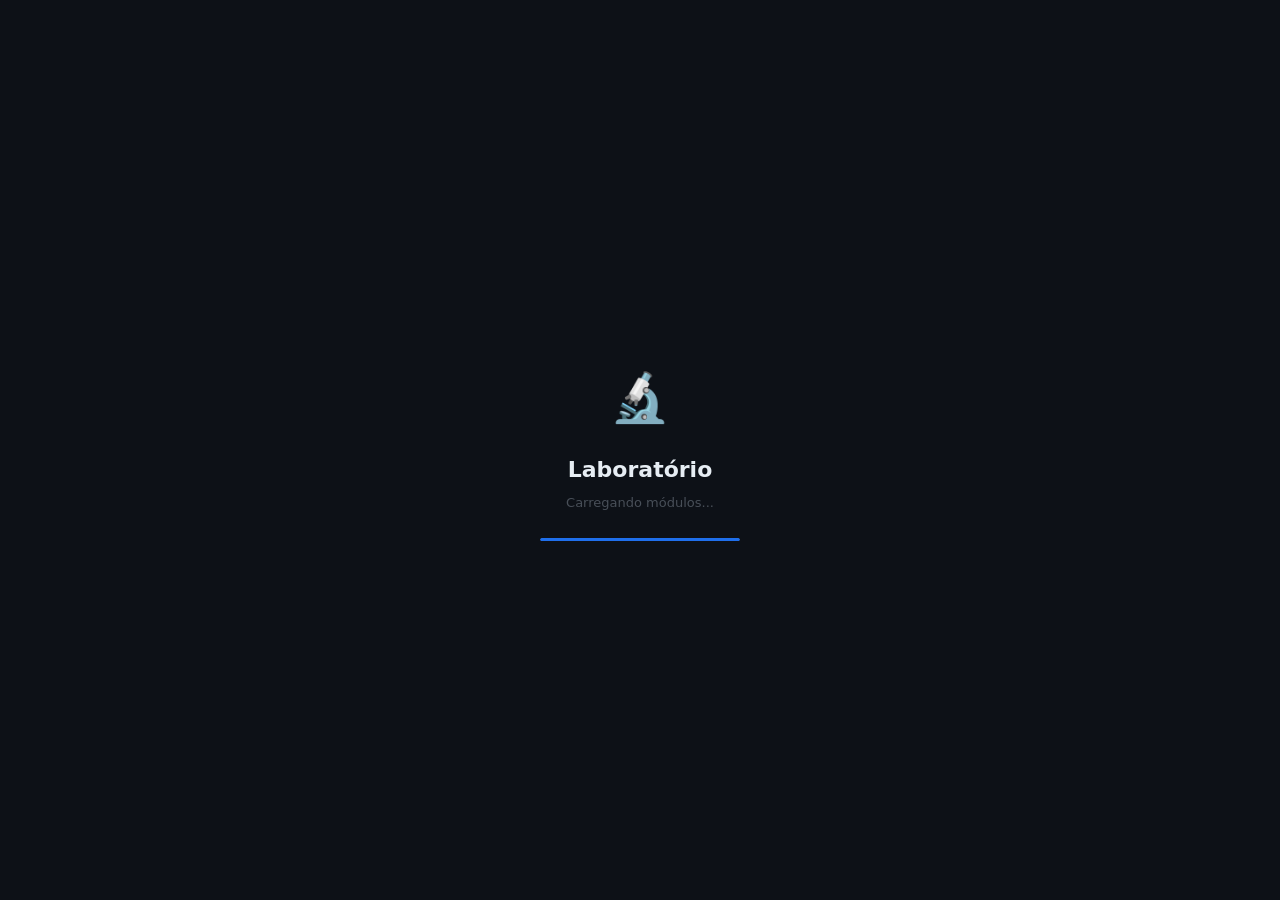
<file: index.html>
<!DOCTYPE html>
<html lang="pt-BR">
<head>
  <meta charset="UTF-8" />
  <meta name="viewport" content="width=device-width, initial-scale=1.0" />
  <title>🔬 Laboratório</title>
  <link rel="stylesheet" href="css/00-casca.css">
<link rel="stylesheet" href="css/02-importar.css">
<link rel="stylesheet" href="css/03-dependencias.css">
<link rel="stylesheet" href="css/04-analisar.css">
<link rel="stylesheet" href="css/05-plano.css">
<link rel="stylesheet" href="css/06-scripts.css">
<link rel="stylesheet" href="css/07-terminal.css">
<link rel="stylesheet" href="css/08-exportar.css">
<link rel="stylesheet" href="css/09-integracao.css">
<link rel="stylesheet" href="css/10-celular.css">
<link rel="stylesheet" href="css/11-lab.css">
  <!-- PWA:inicio (gerado pelo Mini SK — pode refazer no painel 📱 PWA) -->
  <link rel="manifest" href="manifest.json">
  <meta name="theme-color" content="#0f172a">
  <meta name="mobile-web-app-capable" content="yes">
  <meta name="apple-mobile-web-app-capable" content="yes">
  <meta name="apple-mobile-web-app-status-bar-style" content="black-translucent">
  <meta name="apple-mobile-web-app-title" content="Laboratorio-">
  <link rel="icon" href="favicon.ico" sizes="any">
  <link rel="icon" href="icons/icon.svg" type="image/svg+xml">
  <link rel="apple-touch-icon" href="icons/apple-touch-icon.png">
  <script>
    if ('serviceWorker' in navigator && location.protocol.indexOf('http') === 0) {
      addEventListener('load', function () { navigator.serviceWorker.register('service-worker.js').catch(function (e) { console.warn('Service worker:', e); }); });
    }
  </script>
  <!-- PWA:fim -->
</head>
<body>
<div class="app-loader" id="app-loader">
  <div class="app-loader-logo">🔬</div>
  <div class="app-loader-title">Laboratório</div>
  <div class="app-loader-sub">Carregando módulos...</div>
  <div class="app-loader-bar">
    <div class="app-loader-fill"></div>
  </div>
</div>
<div class="toast-stack" id="toast-stack"></div>
<div id="app">

  <!-- ===== HEADER ===== -->
  <header id="header">
    <button id="btn-toggle-sidebar" title="Toggle Sidebar">☰</button>
    <div class="logo">
      <div class="icon">🔬</div>
      Laboratório
      <span class="sub">v1.0</span>
    </div>
    <div class="spacer"></div>
    <div id="autosave-indicator">
      <span id="autosave-dot">💾</span>
      <span id="autosave-text">Pronto</span>
    </div>
    <div class="status-bar">
      <div class="status-dot" id="status-dot"></div>
      <span id="status-text">Nenhum projeto carregado</span>
    </div>
  </header>

  <!-- ===== SIDEBAR ===== -->
  <nav id="sidebar">

    <div class="sidebar-section">
      <div class="sidebar-section-title">Projeto</div>
      <button class="nav-item active" data-module="welcome" onclick="Shell.navigate('welcome')">
        <span class="nav-icon">🏠</span>
        <span class="nav-label">Início</span>
      </button>
      <button class="nav-item" data-module="importer" onclick="Shell.navigate('importer')">
        <span class="nav-icon">📦</span>
        <span class="nav-label">Importar Projeto</span>
        <span class="nav-badge" id="badge-importer" style="display:none">!</span>
      </button>
      <button class="nav-item" data-module="explorer" onclick="Shell.navigate('explorer')">
        <span class="nav-icon">📁</span>
        <span class="nav-label">Explorador</span>
        <span class="nav-badge green" id="badge-explorer" style="display:none">0</span>
      </button>
    </div>

    <div class="sidebar-divider"></div>

    <div class="sidebar-section">
      <div class="sidebar-section-title">Análise</div>
      <button class="nav-item" data-module="deps" onclick="Shell.navigate('deps')">
        <span class="nav-icon">🧩</span>
        <span class="nav-label">Dependências</span>
        <span class="nav-badge yellow" id="badge-deps" style="display:none">0</span>
      </button>
      <button class="nav-item" data-module="analyzer" onclick="Shell.navigate('analyzer')">
        <span class="nav-icon">🔍</span>
        <span class="nav-label">Analisador</span>
        <span class="nav-badge red" id="badge-bugs" style="display:none">0</span>
      </button>
      <button class="nav-item" data-module="routes" onclick="Shell.navigate('routes')">
        <span class="nav-icon">🛣️</span>
        <span class="nav-label">Rotas de API</span>
        <span class="nav-badge" id="badge-routes" style="display:none">0</span>
      </button>
      <button class="nav-item" data-module="cdn" onclick="Shell.navigate('cdn')">
        <span class="nav-icon">🌐</span>
        <span class="nav-label">Alternativas CDN</span>
      </button>
    </div>

    <div class="sidebar-divider"></div>
    <div class="sidebar-section">
      <div class="sidebar-section-title">Laboratório</div>
      <button class="nav-item" data-module="mapa" onclick="Shell.navigate('mapa')">
        <span class="nav-icon">🗺️</span>
        <span class="nav-label">Mapa de ligações</span>
      </button>
      <button class="nav-item" data-module="previa" onclick="Shell.navigate('previa')">
        <span class="nav-icon">🧪</span>
        <span class="nav-label">Prévia</span>
      </button>
      <button class="nav-item" data-module="comparar" onclick="Shell.navigate('comparar')">
        <span class="nav-icon">⚖️</span>
        <span class="nav-label">Comparar A × B</span>
      </button>
      <button class="nav-item" data-module="ferramentas" onclick="Shell.navigate('ferramentas')">
        <span class="nav-icon">🧰</span>
        <span class="nav-label">Ferramentas</span>
      </button>
      <button class="nav-item" data-module="termux" onclick="Shell.navigate('termux')">
        <span class="nav-icon">📱</span>
        <span class="nav-label">Terminal de verdade</span>
      </button>
    </div>

    <div class="sidebar-divider"></div>

    <div class="sidebar-section">
      <div class="sidebar-section-title">Geração</div>
      <button class="nav-item" data-module="planner" onclick="Shell.navigate('planner')">
        <span class="nav-icon">📋</span>
        <span class="nav-label">Plano do Projeto</span>
      </button>
      <button class="nav-item" data-module="scripts" onclick="Shell.navigate('scripts')">
        <span class="nav-icon">⚙️</span>
        <span class="nav-label">Scripts BAT/SH</span>
      </button>
      <button class="nav-item" data-module="exporter" onclick="Shell.navigate('exporter')">
        <span class="nav-icon">💾</span>
        <span class="nav-label">Exportar</span>
      </button>
    </div>

    <div class="sidebar-divider"></div>

    <div class="sidebar-section">
      <div class="sidebar-section-title">Ferramentas</div>
      <button class="nav-item" data-module="terminal" onclick="Shell.navigate('terminal')">
        <span class="nav-icon">💻</span>
        <span class="nav-label">Terminal</span>
        <span class="nav-badge yellow">simulado</span>
      </button>
    </div>

    <!-- Espaço para info do projeto -->
    <div style="flex:1"></div>
    <div style="padding:12px; font-size:11px; color:var(--text-muted); border-top:1px solid var(--border);">
      <div id="sidebar-project-name" style="font-weight:600; color:var(--text-secondary); margin-bottom:4px;">Sem projeto</div>
      <div id="sidebar-project-info">Importe um projeto para começar</div>
    </div>
  </nav>

  <!-- ===== ÁREA PRINCIPAL ===== -->
  <main id="main">

    <!-- Barra de abas -->
    <div id="tabs-bar">
      <div class="tab active" data-tab="welcome" onclick="Shell.activateTab('welcome')">
        <span>🏠 Início</span>
      </div>
    </div>

    <!-- Container dos módulos -->
    <div id="modules-container">

      <!-- TELA DE BOAS-VINDAS -->
      <div class="module-panel active" id="panel-welcome">
        <div id="welcome-screen">
          <div class="welcome-logo">🔬</div>
          <h1>🔬 Laboratório</h1>
          <p>Importe seu projeto, analise dependências, detecte bugs, gere planos completos e scripts de recriação — tudo no navegador.</p>
          <div class="welcome-grid">
            <div class="welcome-card" onclick="Shell.navigate('importer')">
              <div class="wc-icon">📦</div>
              <div class="wc-title">Importar Projeto</div>
              <div class="wc-desc">ZIP, TAR, TAZ, pasta completa</div>
            </div>
            <div class="welcome-card" onclick="Shell.navigate('deps')">
              <div class="wc-icon">🧩</div>
              <div class="wc-title">Dependências</div>
              <div class="wc-desc">NPM, monorepo, CDN alternativas</div>
            </div>
            <div class="welcome-card" onclick="Shell.navigate('analyzer')">
              <div class="wc-icon">🔍</div>
              <div class="wc-title">Analisar Código</div>
              <div class="wc-desc">Bugs, rotas, estrutura</div>
            </div>
            <div class="welcome-card" onclick="Shell.navigate('planner')">
              <div class="wc-icon">📋</div>
              <div class="wc-title">Gerar Plano</div>
              <div class="wc-desc">MD completo, modular ou monolítico</div>
            </div>
            <div class="welcome-card" onclick="Shell.navigate('scripts')">
              <div class="wc-icon">⚙️</div>
              <div class="wc-title">Scripts BAT/SH</div>
              <div class="wc-desc">Recriar estrutura do zero</div>
            </div>
            <div class="welcome-card" onclick="Shell.navigate('terminal')">
              <div class="wc-icon">💻</div>
              <div class="wc-title">Terminal</div>
              <div class="wc-desc">Comandos de consulta + busca real no npm</div>
            </div>
          </div>
          <div id="welcome-restore" style="display:none; margin-top:8px;">
            <button class="btn btn-secondary" onclick="Shell.restoreSession()">
              🔄 Restaurar sessão anterior
            </button>
          </div>
        </div>
      </div>

      <!-- PAINÉIS DOS MÓDULOS (serão preenchidos pelos módulos seguintes) -->
      <div class="module-panel" id="panel-importer">

  <div style="max-width:800px; margin:0 auto;">

    <div style="margin-bottom:20px;">
      <h2 style="font-size:20px; font-weight:700; margin-bottom:6px;">📦 Importar Projeto</h2>
      <p style="color:var(--text-secondary); font-size:13px;">
        Suporte a ZIP, TAR, TAR.GZ, TAZ, GZ e pasta completa. Sem limite de arquivos ou tamanho.
      </p>
    </div>

    <!-- Drop Zone -->
    <div id="drop-zone">
      <input type="file" id="file-input-zip"
             accept=".zip,.tar,.tar.gz,.taz,.gz,.tgz"
             multiple />
      <div class="dz-icon">📦</div>
      <div class="dz-title">Arraste seu projeto aqui</div>
      <div class="dz-sub">ou clique para selecionar arquivo(s)</div>
      <div class="dz-formats">
        <span>.zip</span><span>.tar</span><span>.tar.gz</span>
        <span>.taz</span><span>.gz</span><span>.tgz</span>
      </div>
    </div>

    <!-- Botões alternativos -->
    <div class="import-btn-row">
      <button class="btn btn-secondary" onclick="Importer.openFolderPicker()">
        📁 Importar Pasta Completa
      </button>
      <button class="btn btn-secondary" onclick="Importer.openFilePicker()">
        📄 Selecionar Arquivo(s)
      </button>
      <button class="btn btn-secondary" onclick="Importer.pasteJSON()">
        📋 Colar package.json
      </button>
      <button class="btn btn-danger" onclick="Importer.clearProject()" id="btn-clear-project" style="display:none">
        🗑️ Limpar Projeto
      </button>
    </div>

    <!-- Input oculto para pasta -->
    <input type="file" id="folder-input" webkitdirectory multiple style="display:none" />

    <!-- Progresso -->
    <div id="import-progress">
      <div style="display:flex; align-items:center; justify-content:space-between; margin-bottom:6px;">
        <span style="font-size:13px; font-weight:600;">⏳ Processando...</span>
        <span id="progress-percent" style="font-size:12px; color:var(--accent)">0%</span>
      </div>
      <div class="progress-bar-wrap">
        <div class="progress-bar-fill" id="progress-bar"></div>
      </div>
      <div id="progress-text">Iniciando...</div>
      <div id="progress-log"></div>
    </div>

    <!-- Stats após importação -->
    <div id="import-stats" style="display:none; margin-top:20px;">
      <div id="project-stats"></div>
      <div style="display:flex; gap:10px; flex-wrap:wrap;">
        <button class="btn btn-primary" onclick="Shell.navigate('explorer')">
          📁 Ver Arquivos
        </button>
        <button class="btn btn-secondary" onclick="Shell.navigate('deps')">
          🧩 Analisar Dependências
        </button>
        <button class="btn btn-secondary" onclick="Shell.navigate('analyzer')">
          🔍 Analisar Código
        </button>
      </div>
    </div>

  </div>
</div>

      <div class="module-panel" id="panel-explorer">
  <div id="explorer-layout">

    <!-- Árvore de arquivos -->
    <div id="file-tree-panel">
      <div id="file-tree-header">
        <span>📁 Arquivos</span>
        <span id="tree-count" style="font-size:11px; color:var(--text-muted)">0</span>
      </div>
      <input type="text" id="file-tree-search"
             placeholder="🔍 Filtrar arquivos..."
             oninput="Importer.filterTree(this.value)" />
      <div id="file-tree-container">
        <div style="padding:20px; text-align:center; color:var(--text-muted); font-size:12px;">
          Nenhum projeto importado
        </div>
      </div>
    </div>

    <!-- Visualizador de arquivo -->
    <div id="file-viewer-panel">
      <div id="file-viewer-header">
        <span id="file-viewer-icon">📄</span>
        <span id="file-viewer-name" style="font-weight:600; font-size:13px;">Nenhum arquivo</span>
        <span id="file-viewer-path"></span>
        <button class="btn btn-secondary" id="btn-copy-file"
                onclick="Importer.copyCurrentFile()"
                style="display:none; padding:4px 10px; font-size:11px;">
          📋 Copiar
        </button>
        <button class="btn btn-secondary" id="btn-download-file"
                onclick="Importer.downloadCurrentFile()"
                style="display:none; padding:4px 10px; font-size:11px;">
          ⬇️ Baixar
        </button>
      </div>
      <div id="file-viewer-content">
        <div id="file-viewer-empty">
          <span style="font-size:48px;">📄</span>
          <span>Selecione um arquivo na árvore</span>
        </div>
        <pre id="code-display" style="display:none"></pre>
      </div>
    </div>

  </div>
</div>

      <div class="module-panel" id="panel-deps">
  <div style="max-width:1100px; margin:0 auto;">

    <!-- Cabeçalho -->
    <div style="display:flex; align-items:center; justify-content:space-between; flex-wrap:wrap; gap:12px; margin-bottom:20px;">
      <div>
        <h2 style="font-size:20px; font-weight:700; margin-bottom:4px;">🧩 Dependências</h2>
        <p style="color:var(--text-secondary); font-size:13px;">
          Análise completa de todos os package.json — incluindo monorepo
        </p>
      </div>
      <div style="display:flex; gap:8px; flex-wrap:wrap;">
        <button class="btn btn-primary" onclick="DepsAnalyzer.analyze()">
          🔍 Analisar Projeto
        </button>
        <button class="btn btn-secondary" onclick="DepsAnalyzer.unifyMonorepo()" id="btn-unify" style="display:none">
          🔗 Unificar Monorepo
        </button>
        <button class="btn btn-secondary" onclick="DepsAnalyzer.exportDeps()">
          ⬇️ Exportar Lista
        </button>
      </div>
    </div>

    <!-- Banner monorepo (aparece se detectado) -->
    <div class="monorepo-banner" id="monorepo-banner" style="display:none">
      <div class="mb-icon">🏗️</div>
      <div class="mb-text">
        <div class="mb-title">Monorepo Detectado!</div>
        <div class="mb-sub" id="monorepo-info">Múltiplos package.json encontrados</div>
      </div>
      <button class="btn btn-success" onclick="DepsAnalyzer.unifyMonorepo()">
        🔗 Unificar em um só
      </button>
    </div>

    <!-- Resumo -->
    <div class="deps-summary" id="deps-summary" style="display:none">
      <div class="deps-sum-card">
        <div class="dsv" id="ds-total" style="color:var(--accent)">0</div>
        <div class="dsl">Total de deps</div>
      </div>
      <div class="deps-sum-card">
        <div class="dsv" id="ds-prod" style="color:var(--accent-green)">0</div>
        <div class="dsl">Produção</div>
      </div>
      <div class="deps-sum-card">
        <div class="dsv" id="ds-dev" style="color:var(--text-muted)">0</div>
        <div class="dsl">Dev</div>
      </div>
      <div class="deps-sum-card">
        <div class="dsv" id="ds-cdn" style="color:#39d0d0">0</div>
        <div class="dsl">Com CDN</div>
      </div>
      <div class="deps-sum-card">
        <div class="dsv" id="ds-pkg" style="color:var(--accent-yellow)">0</div>
        <div class="dsl">package.json</div>
      </div>
    </div>

    <!-- Tabs de package.json -->
    <div class="pkg-tabs" id="pkg-tabs" style="display:none"></div>

    <!-- Toolbar de busca e filtros -->
    <div class="deps-toolbar" id="deps-toolbar" style="display:none">
      <input type="text" class="search-input"
             placeholder="🔍 Buscar dependência..."
             oninput="DepsAnalyzer.filterDeps(this.value)"
             id="deps-search" />
      <button class="btn btn-secondary" onclick="DepsAnalyzer.fetchAllDescriptions()" id="btn-fetch-all">
        🌐 Buscar Descrições NPM
      </button>
    </div>

    <div class="deps-filter-row" id="deps-filter-row" style="display:none">
      <div class="filter-chip active" data-filter="all"    onclick="DepsAnalyzer.setFilter('all',this)">Todos</div>
      <div class="filter-chip"        data-filter="prod"   onclick="DepsAnalyzer.setFilter('prod',this)">Produção</div>
      <div class="filter-chip"        data-filter="dev"    onclick="DepsAnalyzer.setFilter('dev',this)">Dev</div>
      <div class="filter-chip"        data-filter="relevante"   onclick="DepsAnalyzer.setFilter('relevante',this)">✅ Relevante</div>
      <div class="filter-chip"        data-filter="opcional"    onclick="DepsAnalyzer.setFilter('opcional',this)">⚠️ Opcional</div>
      <div class="filter-chip"        data-filter="substituivel" onclick="DepsAnalyzer.setFilter('substituivel',this)">🔄 Substituível</div>
      <div class="filter-chip"        data-filter="cdn"    onclick="DepsAnalyzer.setFilter('cdn',this)">🌐 Tem CDN</div>
    </div>

    <!-- Estado vazio -->
    <div id="deps-empty" style="text-align:center; padding:60px 20px; color:var(--text-muted);">
      <div style="font-size:48px; margin-bottom:12px;">🧩</div>
      <div style="font-size:15px; margin-bottom:8px;">Nenhuma dependência analisada</div>
      <div style="font-size:13px; margin-bottom:20px;">Importe um projeto e clique em "Analisar Projeto"</div>
      <button class="btn btn-primary" onclick="DepsAnalyzer.analyze()">
        🔍 Analisar Agora
      </button>
    </div>

    <!-- Grid de dependências -->
    <div class="dep-grid" id="dep-grid"></div>

    <!-- Progresso de busca NPM -->
    <div id="deps-fetch-progress" style="display:none; margin-top:16px;">
      <div class="card">
        <div style="display:flex; align-items:center; gap:10px; margin-bottom:8px;">
          <div class="dep-spinner"></div>
          <span style="font-size:13px;" id="deps-fetch-text">Buscando informações no NPM...</span>
        </div>
        <div class="progress-bar-wrap">
          <div class="progress-bar-fill" id="deps-fetch-bar"></div>
        </div>
        <div style="font-size:11px; color:var(--text-muted); margin-top:6px;" id="deps-fetch-sub"></div>
      </div>
    </div>

  </div>
</div>

      <div class="module-panel" id="panel-analyzer">
  <div style="max-width:1100px; margin:0 auto;">

    <!-- Header -->
    <div style="display:flex; align-items:center; justify-content:space-between; flex-wrap:wrap; gap:12px; margin-bottom:20px;">
      <div>
        <h2 style="font-size:20px; font-weight:700; margin-bottom:4px;">🔍 Analisador de Código</h2>
        <p style="color:var(--text-secondary); font-size:13px;">
          Detecta frameworks, bugs, padrões problemáticos e estrutura do projeto
        </p>
      </div>
      <div style="display:flex; gap:8px; flex-wrap:wrap;">
        <button class="btn btn-primary" onclick="CodeAnalyzer.analyze()">
          🔍 Analisar Projeto
        </button>
        <button class="btn btn-secondary" onclick="CodeAnalyzer.exportReport()">
          ⬇️ Exportar Relatório
        </button>
      </div>
    </div>

    <!-- Frameworks detectados -->
    <div id="fw-section" style="display:none; margin-bottom:20px;">
      <div class="card">
        <div class="card-title">🏗️ Frameworks e Tecnologias Detectadas</div>
        <div id="fw-list" style="display:flex; flex-wrap:wrap; gap:8px;"></div>
      </div>
    </div>

    <!-- Resumo -->
    <div class="analysis-summary" id="analysis-summary" style="display:none">
      <div class="as-card" onclick="CodeAnalyzer.setTab('bugs')">
        <div class="asv" id="as-errors" style="color:var(--accent-red)">0</div>
        <div class="asl">Erros</div>
      </div>
      <div class="as-card" onclick="CodeAnalyzer.setTab('bugs')">
        <div class="asv" id="as-warnings" style="color:var(--accent-yellow)">0</div>
        <div class="asl">Avisos</div>
      </div>
      <div class="as-card" onclick="CodeAnalyzer.setTab('bugs')">
        <div class="asv" id="as-todos" style="color:var(--accent-purple)">0</div>
        <div class="asl">TODOs</div>
      </div>
      <div class="as-card" onclick="CodeAnalyzer.setTab('routes')">
        <div class="asv" id="as-routes" style="color:var(--accent-green)">0</div>
        <div class="asl">Rotas API</div>
      </div>
      <div class="as-card" onclick="CodeAnalyzer.setTab('structure')">
        <div class="asv" id="as-files" style="color:var(--accent)">0</div>
        <div class="asl">Arquivos</div>
      </div>
      <div class="as-card" onclick="CodeAnalyzer.setTab('structure')">
        <div class="asv" id="as-lines" style="color:#39d0d0">0</div>
        <div class="asl">Linhas de código</div>
      </div>
    </div>

    <!-- Estado vazio -->
    <div id="analyzer-empty" style="text-align:center; padding:60px 20px; color:var(--text-muted);">
      <div style="font-size:48px; margin-bottom:12px;">🔍</div>
      <div style="font-size:15px; margin-bottom:8px;">Nenhuma análise realizada</div>
      <div style="font-size:13px; margin-bottom:20px;">Importe um projeto e clique em "Analisar Projeto"</div>
      <button class="btn btn-primary" onclick="CodeAnalyzer.analyze()">🔍 Analisar Agora</button>
    </div>

    <!-- Conteúdo da análise -->
    <div id="analyzer-content" style="display:none;">

      <!-- Tabs -->
      <div class="analyzer-tabs">
        <button class="analyzer-tab active" data-tab="bugs"      onclick="CodeAnalyzer.setTab('bugs',this)">
          🐛 Bugs e Avisos <span id="tab-bugs-count"></span>
        </button>
        <button class="analyzer-tab"        data-tab="routes"    onclick="CodeAnalyzer.setTab('routes',this)">
          🛣️ Rotas API <span id="tab-routes-count"></span>
        </button>
        <button class="analyzer-tab"        data-tab="structure" onclick="CodeAnalyzer.setTab('structure',this)">
          🗂️ Estrutura
        </button>
        <button class="analyzer-tab"        data-tab="console"   onclick="CodeAnalyzer.setTab('console',this)">
          🖨️ Console.logs <span id="tab-console-count"></span>
        </button>
      </div>

      <!-- Tab: Bugs -->
      <div id="tab-panel-bugs">
        <div class="bug-filters">
          <div class="filter-chip active" onclick="CodeAnalyzer.setBugFilter('all',this)">Todos</div>
          <div class="filter-chip" onclick="CodeAnalyzer.setBugFilter('error',this)">❌ Erros</div>
          <div class="filter-chip" onclick="CodeAnalyzer.setBugFilter('warning',this)">⚠️ Avisos</div>
          <div class="filter-chip" onclick="CodeAnalyzer.setBugFilter('todo',this)">📝 TODOs</div>
          <div class="filter-chip" onclick="CodeAnalyzer.setBugFilter('info',this)">ℹ️ Info</div>
        </div>
        <div id="bugs-grid" class="analyzer-grid"></div>
        <div id="bugs-empty" style="display:none; text-align:center; padding:40px; color:var(--accent-green);">
          <div style="font-size:36px; margin-bottom:8px;">✅</div>
          <div>Nenhum problema encontrado nesta categoria!</div>
        </div>
      </div>

      <!-- Tab: Rotas (resumo aqui, painel completo em panel-routes) -->
      <div id="tab-panel-routes" style="display:none;">
        <div style="display:flex; gap:8px; margin-bottom:14px; flex-wrap:wrap;">
          <button class="btn btn-secondary" onclick="Shell.navigate('routes')">
            🛣️ Ver painel completo de rotas
          </button>
          <button class="btn btn-secondary" onclick="CodeAnalyzer.copyRoutes()">
            📋 Copiar todas as rotas
          </button>
          <button class="btn btn-secondary" onclick="CodeAnalyzer.exportRoutes()">
            ⬇️ Exportar em MD
          </button>
        </div>
        <div id="routes-summary-list" class="routes-list"></div>
      </div>

      <!-- Tab: Estrutura -->
      <div id="tab-panel-structure" style="display:none;">
        <div style="display:flex; gap:8px; margin-bottom:14px; flex-wrap:wrap;">
          <button class="btn btn-secondary" onclick="CodeAnalyzer.copyStructure()">
            📋 Copiar estrutura
          </button>
          <button class="btn btn-secondary" onclick="CodeAnalyzer.exportStructure()">
            ⬇️ Exportar MD
          </button>
        </div>
        <div id="structure-display" class="structure-tree"></div>
        <div id="file-types-chart" style="margin-top:16px;"></div>
      </div>

      <!-- Tab: Console.logs -->
      <div id="tab-panel-console" style="display:none;">
        <div style="margin-bottom:12px;">
          <p style="font-size:13px; color:var(--text-secondary);">
            Console.logs esquecidos no código — remova antes de ir para produção
          </p>
        </div>
        <div id="console-grid" class="analyzer-grid"></div>
        <div id="console-empty" style="display:none; text-align:center; padding:40px; color:var(--accent-green);">
          <div style="font-size:36px; margin-bottom:8px;">✅</div>
          <div>Nenhum console.log encontrado!</div>
        </div>
      </div>

    </div>
  </div>
</div>

      <div class="module-panel" id="panel-routes">
  <div style="max-width:1000px; margin:0 auto;">

    <div style="display:flex; align-items:center; justify-content:space-between; flex-wrap:wrap; gap:12px; margin-bottom:20px;">
      <div>
        <h2 style="font-size:20px; font-weight:700; margin-bottom:4px;">🛣️ Rotas de API</h2>
        <p style="color:var(--text-secondary); font-size:13px;">
          Todas as rotas detectadas — Express, Next.js, Fastify, Koa, NestJS e mais
        </p>
      </div>
      <div style="display:flex; gap:8px; flex-wrap:wrap;">
        <button class="btn btn-secondary" onclick="CodeAnalyzer.copyRoutes()">📋 Copiar</button>
        <button class="btn btn-secondary" onclick="CodeAnalyzer.exportRoutes()">⬇️ Exportar MD</button>
      </div>
    </div>

    <!-- Filtros de método -->
    <div class="bug-filters" id="routes-method-filters">
      <div class="filter-chip active" onclick="CodeAnalyzer.setRouteFilter('all',this)">Todos</div>
      <div class="filter-chip" onclick="CodeAnalyzer.setRouteFilter('GET',this)">GET</div>
      <div class="filter-chip" onclick="CodeAnalyzer.setRouteFilter('POST',this)">POST</div>
      <div class="filter-chip" onclick="CodeAnalyzer.setRouteFilter('PUT',this)">PUT</div>
      <div class="filter-chip" onclick="CodeAnalyzer.setRouteFilter('PATCH',this)">PATCH</div>
      <div class="filter-chip" onclick="CodeAnalyzer.setRouteFilter('DELETE',this)">DELETE</div>
      <div class="filter-chip" onclick="CodeAnalyzer.setRouteFilter('WS',this)">WebSocket</div>
    </div>

    <div id="routes-empty" style="text-align:center; padding:60px; color:var(--text-muted);">
      <div style="font-size:48px; margin-bottom:12px;">🛣️</div>
      <div style="font-size:15px; margin-bottom:8px;">Nenhuma rota detectada ainda</div>
      <button class="btn btn-primary" onclick="CodeAnalyzer.analyze()">🔍 Analisar Projeto</button>
    </div>

    <div id="routes-full-list" class="routes-list" style="display:none;"></div>
  </div>
</div>

      <div class="module-panel" id="panel-cdn">
  <div style="max-width:900px; margin:0 auto;">
    <div style="margin-bottom:20px;">
      <h2 style="font-size:20px; font-weight:700; margin-bottom:4px;">🌐 Alternativas CDN</h2>
      <p style="color:var(--text-secondary); font-size:13px;">
        Tags prontas para usar via jsDelivr e unpkg — sem precisar instalar nada
      </p>
    </div>

    <div id="cdn-empty" style="text-align:center; padding:60px 20px; color:var(--text-muted);">
      <div style="font-size:48px; margin-bottom:12px;">🌐</div>
      <div style="font-size:15px; margin-bottom:8px;">Nenhuma CDN gerada ainda</div>
      <div style="font-size:13px; margin-bottom:20px;">Analise as dependências primeiro</div>
      <button class="btn btn-primary" onclick="Shell.navigate('deps')">
        🧩 Ir para Dependências
      </button>
    </div>

    <div id="cdn-content" style="display:none;">
      <div style="display:flex; gap:8px; margin-bottom:16px; flex-wrap:wrap;">
        <button class="btn btn-primary" onclick="DepsAnalyzer.copyAllCDN()">
          📋 Copiar Todas as Tags
        </button>
        <button class="btn btn-secondary" onclick="DepsAnalyzer.downloadCDNFile()">
          ⬇️ Baixar como HTML
        </button>
      </div>
      <div id="cdn-grid" class="dep-grid"></div>
    </div>
  </div>
</div>

      <div class="module-panel" id="panel-planner">
  <div style="max-width:1200px; margin:0 auto;">

    <!-- Header -->
    <div style="display:flex; align-items:center; justify-content:space-between; flex-wrap:wrap; gap:12px; margin-bottom:20px;">
      <div>
        <h2 style="font-size:20px; font-weight:700; margin-bottom:4px;">📋 Gerador de Plano</h2>
        <p style="color:var(--text-secondary); font-size:13px;">
          Plano completo em Markdown — versão monolítica ou modular, copiável e baixável por partes
        </p>
      </div>
      <div style="display:flex; gap:8px; flex-wrap:wrap;">
        <button class="btn btn-primary" onclick="Planner.generate()">
          ⚡ Gerar Plano
        </button>
        <button class="btn btn-secondary" onclick="Planner.downloadAll()" id="btn-dl-all" style="display:none">
          ⬇️ Baixar Tudo
        </button>
        <button class="btn btn-secondary" onclick="Planner.copyAll()" id="btn-copy-all" style="display:none">
          📋 Copiar Tudo
        </button>
      </div>
    </div>

    <div class="planner-layout">

      <!-- Sidebar de opções -->
      <div class="planner-sidebar">

        <div class="planner-option-card">
          <div class="poc-title">⚙️ Tipo de Plano</div>
          <div class="plan-type-tabs" style="flex-direction:column; gap:4px; background:none; border:none; padding:0;">
            <button class="plan-type-tab active" id="ptt-mono"
                    onclick="Planner.setPlanType('monolitico',this)">
              🧱 Monolítico
            </button>
            <button class="plan-type-tab" id="ptt-mod"
                    onclick="Planner.setPlanType('modular',this)">
              🧩 Modular
            </button>
            <button class="plan-type-tab" id="ptt-both"
                    onclick="Planner.setPlanType('ambos',this)">
              📦 Ambos
            </button>
          </div>
        </div>

        <div class="planner-option-card">
          <div class="poc-title">📑 Seções do Plano</div>
          <div class="planner-toggle" onclick="Planner.toggleSection('overview')">
            <span>📌 Visão Geral</span>
            <div class="toggle-sw on" id="tog-overview"></div>
          </div>
          <div class="planner-toggle" onclick="Planner.toggleSection('tech')">
            <span>🏗️ Tecnologias</span>
            <div class="toggle-sw on" id="tog-tech"></div>
          </div>
          <div class="planner-toggle" onclick="Planner.toggleSection('structure')">
            <span>🗂️ Estrutura</span>
            <div class="toggle-sw on" id="tog-structure"></div>
          </div>
          <div class="planner-toggle" onclick="Planner.toggleSection('deps')">
            <span>🧩 Dependências</span>
            <div class="toggle-sw on" id="tog-deps"></div>
          </div>
          <div class="planner-toggle" onclick="Planner.toggleSection('routes')">
            <span>🛣️ Rotas API</span>
            <div class="toggle-sw on" id="tog-routes"></div>
          </div>
          <div class="planner-toggle" onclick="Planner.toggleSection('bugs')">
            <span>🐛 Problemas</span>
            <div class="toggle-sw on" id="tog-bugs"></div>
          </div>
          <div class="planner-toggle" onclick="Planner.toggleSection('modules')">
            <span>🧩 Módulos</span>
            <div class="toggle-sw on" id="tog-modules"></div>
          </div>
          <div class="planner-toggle" onclick="Planner.toggleSection('steps')">
            <span>📝 Passos de Recriação</span>
            <div class="toggle-sw on" id="tog-steps"></div>
          </div>
          <div class="planner-toggle" onclick="Planner.toggleSection('scripts')">
            <span>⚙️ Scripts de Setup</span>
            <div class="toggle-sw on" id="tog-scripts"></div>
          </div>
        </div>

        <div class="planner-option-card">
          <div class="poc-title">📤 Exportação</div>
          <div style="display:flex; flex-direction:column; gap:6px;">
            <button class="btn btn-secondary" style="width:100%; justify-content:flex-start;"
                    onclick="Planner.downloadPart('overview')">
              ⬇️ Parte 1 — Visão Geral
            </button>
            <button class="btn btn-secondary" style="width:100%; justify-content:flex-start;"
                    onclick="Planner.downloadPart('tech')">
              ⬇️ Parte 2 — Tecnologias
            </button>
            <button class="btn btn-secondary" style="width:100%; justify-content:flex-start;"
                    onclick="Planner.downloadPart('deps')">
              ⬇️ Parte 3 — Dependências
            </button>
            <button class="btn btn-secondary" style="width:100%; justify-content:flex-start;"
                    onclick="Planner.downloadPart('routes')">
              ⬇️ Parte 4 — Rotas
            </button>
            <button class="btn btn-secondary" style="width:100%; justify-content:flex-start;"
                    onclick="Planner.downloadPart('modules')">
              ⬇️ Parte 5 — Módulos
            </button>
            <button class="btn btn-secondary" style="width:100%; justify-content:flex-start;"
                    onclick="Planner.downloadPart('steps')">
              ⬇️ Parte 6 — Passos
            </button>
          </div>
        </div>

      </div>

      <!-- Área principal do plano -->
      <div class="planner-main">

        <!-- Progresso de geração -->
        <div class="gen-progress" id="gen-progress">
          <div style="display:flex; align-items:center; gap:10px; margin-bottom:8px;">
            <div class="dep-spinner"></div>
            <span id="gen-progress-text" style="font-size:13px;">Gerando plano...</span>
          </div>
          <div class="progress-bar-wrap">
            <div class="progress-bar-fill" id="gen-progress-bar"></div>
          </div>
        </div>

        <!-- Estado vazio -->
        <div id="planner-empty" style="text-align:center; padding:80px 20px; color:var(--text-muted);">
          <div style="font-size:56px; margin-bottom:16px;">📋</div>
          <div style="font-size:16px; margin-bottom:8px; color:var(--text-secondary);">Nenhum plano gerado ainda</div>
          <div style="font-size:13px; margin-bottom:24px;">
            Importe um projeto, analise as dependências e o código,<br>depois clique em "Gerar Plano"
          </div>
          <button class="btn btn-primary" onclick="Planner.generate()">
            ⚡ Gerar Plano Agora
          </button>
        </div>

        <!-- Conteúdo do plano -->
        <div id="planner-content" style="display:none;">

          <!-- Tabs visualização -->
          <div style="display:flex; gap:4px; margin-bottom:12px; background:var(--bg-card); border:1px solid var(--border); border-radius:var(--radius-lg); padding:4px;">
            <button class="plan-type-tab active" onclick="Planner.setView('preview',this)">👁️ Preview</button>
            <button class="plan-type-tab" onclick="Planner.setView('raw',this)">📝 Markdown Raw</button>
            <button class="plan-type-tab" onclick="Planner.setView('parts',this)">📦 Por Partes</button>
            <button class="plan-type-tab" onclick="Planner.setView('modular',this)">🧩 Módulos</button>
          </div>

          <!-- View: Preview -->
          <div id="view-preview">
            <div class="md-preview" id="plan-preview-content"></div>
          </div>

          <!-- View: Raw MD -->
          <div id="view-raw" style="display:none;">
            <div style="display:flex; gap:8px; margin-bottom:8px;">
              <button class="btn btn-secondary" onclick="Planner.copyAll()">📋 Copiar tudo</button>
              <button class="btn btn-secondary" onclick="Planner.downloadAll()">⬇️ Baixar .md</button>
            </div>
            <textarea class="md-editor" id="plan-raw-content" style="min-height:500px;"></textarea>
          </div>

          <!-- View: Por Partes -->
          <div id="view-parts" style="display:none;">
            <p style="font-size:13px; color:var(--text-secondary); margin-bottom:14px;">
              Cada parte pode ser copiada ou baixada separadamente — ideal para usar com IA
            </p>
            <div id="parts-container"></div>
          </div>

          <!-- View: Módulos (plano modular) -->
          <div id="view-modular" style="display:none;">
            <p style="font-size:13px; color:var(--text-secondary); margin-bottom:14px;">
              Cada módulo é independente — pode ser desenvolvido, testado e reutilizado separadamente
            </p>
            <div id="modular-container"></div>
          </div>

        </div>
      </div>
    </div>
  </div>
</div>

      <div class="module-panel" id="panel-scripts">
  <div style="max-width:1100px; margin:0 auto;">

    <!-- Header -->
    <div style="display:flex; align-items:center; justify-content:space-between; flex-wrap:wrap; gap:12px; margin-bottom:20px;">
      <div>
        <h2 style="font-size:20px; font-weight:700; margin-bottom:4px;">⚙️ Gerador de Scripts</h2>
        <p style="color:var(--text-secondary); font-size:13px;">
          Scripts BAT (Windows) e SH (Linux/Mac) comentados em PT-BR para recriar o projeto do zero
        </p>
      </div>
      <div style="display:flex; gap:8px; flex-wrap:wrap;">
        <button class="btn btn-primary" onclick="ScriptGen.generate()">
          ⚡ Gerar Scripts
        </button>
        <button class="btn btn-secondary" onclick="ScriptGen.downloadAll()" id="btn-scripts-dl" style="display:none">
          ⬇️ Baixar Todos
        </button>
      </div>
    </div>

    <div class="scripts-layout">

      <!-- Sidebar -->
      <div class="scripts-sidebar">

        <div class="planner-option-card">
          <div class="poc-title">📦 O que incluir</div>
          <div class="script-option" onclick="ScriptGen.toggleOpt('folders')">
            <div class="so-label">
              <div class="opt-checkbox checked" id="opt-folders">✓</div>
              <span>📁 Criar pastas</span>
            </div>
          </div>
          <div class="script-option" onclick="ScriptGen.toggleOpt('files')">
            <div class="so-label">
              <div class="opt-checkbox checked" id="opt-files">✓</div>
              <span>📄 Criar arquivos vazios</span>
            </div>
          </div>
          <div class="script-option" onclick="ScriptGen.toggleOpt('npm')">
            <div class="so-label">
              <div class="opt-checkbox checked" id="opt-npm">✓</div>
              <span>📦 npm install</span>
            </div>
          </div>
          <div class="script-option" onclick="ScriptGen.toggleOpt('env')">
            <div class="so-label">
              <div class="opt-checkbox checked" id="opt-env">✓</div>
              <span>🔒 Criar .env</span>
            </div>
          </div>
          <div class="script-option" onclick="ScriptGen.toggleOpt('git')">
            <div class="so-label">
              <div class="opt-checkbox checked" id="opt-git">✓</div>
              <span>🐙 git init</span>
            </div>
          </div>
          <div class="script-option" onclick="ScriptGen.toggleOpt('readme')">
            <div class="so-label">
              <div class="opt-checkbox checked" id="opt-readme">✓</div>
              <span>📝 Criar README.md</span>
            </div>
          </div>
          <div class="script-option" onclick="ScriptGen.toggleOpt('pkgjson')">
            <div class="so-label">
              <div class="opt-checkbox checked" id="opt-pkgjson">✓</div>
              <span>📋 Criar package.json</span>
            </div>
          </div>
          <div class="script-option" onclick="ScriptGen.toggleOpt('gitignore')">
            <div class="so-label">
              <div class="opt-checkbox checked" id="opt-gitignore">✓</div>
              <span>🙈 Criar .gitignore</span>
            </div>
          </div>
        </div>

        <div class="planner-option-card">
          <div class="poc-title">⚙️ Configurações</div>
          <div style="display:flex; flex-direction:column; gap:8px;">
            <div>
              <label style="font-size:11px; color:var(--text-muted); display:block; margin-bottom:4px;">
                Gerenciador de pacotes
              </label>
              <select id="pkg-manager" style="width:100%; background:var(--bg-hover); border:1px solid var(--border); border-radius:var(--radius); color:var(--text-primary); padding:6px 8px; font-size:12px; font-family:var(--font-main);">
                <option value="npm">npm</option>
                <option value="yarn">yarn</option>
                <option value="pnpm">pnpm</option>
                <option value="bun">bun</option>
              </select>
            </div>
            <div>
              <label style="font-size:11px; color:var(--text-muted); display:block; margin-bottom:4px;">
                Node.js mínimo
              </label>
              <select id="node-version" style="width:100%; background:var(--bg-hover); border:1px solid var(--border); border-radius:var(--radius); color:var(--text-primary); padding:6px 8px; font-size:12px; font-family:var(--font-main);">
                <option value="18">Node 18 (LTS)</option>
                <option value="20">Node 20 (LTS)</option>
                <option value="22">Node 22</option>
                <option value="16">Node 16</option>
              </select>
            </div>
          </div>
        </div>

        <div class="planner-option-card">
          <div class="poc-title">⬇️ Downloads</div>
          <div style="display:flex; flex-direction:column; gap:6px;">
            <button class="btn btn-secondary" style="width:100%; justify-content:flex-start; font-family:var(--font-mono);"
                    onclick="ScriptGen.downloadBAT()">
              ⬇️ setup.bat
            </button>
            <button class="btn btn-secondary" style="width:100%; justify-content:flex-start; font-family:var(--font-mono);"
                    onclick="ScriptGen.downloadSH()">
              ⬇️ setup.sh
            </button>
            <button class="btn btn-secondary" style="width:100%; justify-content:flex-start; font-family:var(--font-mono);"
                    onclick="ScriptGen.downloadPS1()">
              ⬇️ setup.ps1
            </button>
            <button class="btn btn-secondary" style="width:100%; justify-content:flex-start; font-family:var(--font-mono);"
                    onclick="ScriptGen.downloadMakefile()">
              ⬇️ Makefile
            </button>
          </div>
        </div>

      </div>

      <!-- Área principal -->
      <div>

        <!-- Estado vazio -->
        <div id="scripts-empty" style="text-align:center; padding:80px 20px; color:var(--text-muted);">
          <div style="font-size:56px; margin-bottom:16px;">⚙️</div>
          <div style="font-size:16px; margin-bottom:8px; color:var(--text-secondary);">Nenhum script gerado ainda</div>
          <div style="font-size:13px; margin-bottom:24px;">Importe um projeto e clique em "Gerar Scripts"</div>
          <button class="btn btn-primary" onclick="ScriptGen.generate()">⚡ Gerar Agora</button>
        </div>

        <!-- Conteúdo dos scripts -->
        <div id="scripts-content" style="display:none;">

          <!-- Tabs BAT / SH / PS1 / Makefile -->
          <div class="script-type-tabs">
            <button class="script-type-tab active" onclick="ScriptGen.setTab('bat',this)">
              🪟 .BAT
            </button>
            <button class="script-type-tab" onclick="ScriptGen.setTab('sh',this)">
              🐧 .SH
            </button>
            <button class="script-type-tab" onclick="ScriptGen.setTab('ps1',this)">
              💙 .PS1
            </button>
            <button class="script-type-tab" onclick="ScriptGen.setTab('makefile',this)">
              🔧 Makefile
            </button>
          </div>

          <!-- BAT -->
          <div id="script-panel-bat">
            <div class="script-display-area">
              <div class="script-display-header">
                <div class="sdh-title">🪟 setup.bat — Windows</div>
                <div class="sdh-actions">
                  <button class="btn btn-secondary" style="font-size:11px; padding:4px 10px;"
                          onclick="ScriptGen.copyScript('bat')">📋 Copiar</button>
                  <button class="btn btn-secondary" style="font-size:11px; padding:4px 10px;"
                          onclick="ScriptGen.downloadBAT()">⬇️ Baixar</button>
                </div>
              </div>
              <div class="script-code" id="bat-code"></div>
              <div class="script-stats" id="bat-stats"></div>
            </div>
          </div>

          <!-- SH -->
          <div id="script-panel-sh" style="display:none;">
            <div class="script-display-area">
              <div class="script-display-header">
                <div class="sdh-title">🐧 setup.sh — Linux / Mac</div>
                <div class="sdh-actions">
                  <button class="btn btn-secondary" style="font-size:11px; padding:4px 10px;"
                          onclick="ScriptGen.copyScript('sh')">📋 Copiar</button>
                  <button class="btn btn-secondary" style="font-size:11px; padding:4px 10px;"
                          onclick="ScriptGen.downloadSH()">⬇️ Baixar</button>
                </div>
              </div>
              <div class="script-code" id="sh-code"></div>
              <div class="script-stats" id="sh-stats"></div>
            </div>
          </div>

          <!-- PS1 -->
          <div id="script-panel-ps1" style="display:none;">
            <div class="script-display-area">
              <div class="script-display-header">
                <div class="sdh-title">💙 setup.ps1 — PowerShell</div>
                <div class="sdh-actions">
                  <button class="btn btn-secondary" style="font-size:11px; padding:4px 10px;"
                          onclick="ScriptGen.copyScript('ps1')">📋 Copiar</button>
                  <button class="btn btn-secondary" style="font-size:11px; padding:4px 10px;"
                          onclick="ScriptGen.downloadPS1()">⬇️ Baixar</button>
                </div>
              </div>
              <div class="script-code" id="ps1-code"></div>
              <div class="script-stats" id="ps1-stats"></div>
            </div>
          </div>

          <!-- Makefile -->
          <div id="script-panel-makefile" style="display:none;">
            <div class="script-display-area">
              <div class="script-display-header">
                <div class="sdh-title">🔧 Makefile — Universal</div>
                <div class="sdh-actions">
                  <button class="btn btn-secondary" style="font-size:11px; padding:4px 10px;"
                          onclick="ScriptGen.copyScript('makefile')">📋 Copiar</button>
                  <button class="btn btn-secondary" style="font-size:11px; padding:4px 10px;"
                          onclick="ScriptGen.downloadMakefile()">⬇️ Baixar</button>
                </div>
              </div>
              <div class="script-code" id="makefile-code"></div>
              <div class="script-stats" id="makefile-stats"></div>
            </div>
          </div>

        </div>
      </div>
    </div>
  </div>
</div>

      <div class="module-panel" id="panel-exporter">
  <div style="max-width:1100px; margin:0 auto;">

    <!-- Header -->
    <div style="display:flex; align-items:center; justify-content:space-between; flex-wrap:wrap; gap:12px; margin-bottom:20px;">
      <div>
        <h2 style="font-size:20px; font-weight:700; margin-bottom:4px;">💾 Exportador Universal</h2>
        <p style="color:var(--text-secondary); font-size:13px;">
          Exporte tudo — ZIP completo, MDs separados, sessão, pacote para IA
        </p>
      </div>
      <div style="display:flex; gap:8px; flex-wrap:wrap;">
        <button class="btn btn-primary" onclick="Exporter.exportAll()">
          📦 Exportar Tudo
        </button>
        <button class="btn btn-secondary" onclick="Exporter.exportForAI()">
          🤖 Pacote para IA
        </button>
      </div>
    </div>

    <!-- Resumo da sessão -->
    <div class="session-summary" id="session-summary">
      <div class="session-card">
        <div class="sc-val" id="exp-files">0</div>
        <div class="sc-lbl">Arquivos</div>
      </div>
      <div class="session-card">
        <div class="sc-val" id="exp-deps">0</div>
        <div class="sc-lbl">Dependências</div>
      </div>
      <div class="session-card">
        <div class="sc-val" id="exp-routes">0</div>
        <div class="sc-lbl">Rotas</div>
      </div>
      <div class="session-card">
        <div class="sc-val" id="exp-bugs">0</div>
        <div class="sc-lbl">Problemas</div>
      </div>
      <div class="session-card">
        <div class="sc-val" id="exp-size">0KB</div>
        <div class="sc-lbl">Tamanho total</div>
      </div>
      <div class="session-card">
        <div class="sc-val" id="exp-modules">0</div>
        <div class="sc-lbl">Módulos</div>
      </div>
    </div>

    <!-- Progresso -->
    <div class="export-progress-wrap" id="export-progress">
      <div class="export-progress-title">
        <div class="dep-spinner"></div>
        <span id="export-progress-text">Preparando exportação...</span>
      </div>
      <div class="progress-bar-wrap">
        <div class="progress-bar-fill" id="export-progress-bar" style="width:0%"></div>
      </div>
      <div id="export-file-list" class="export-file-list" style="margin-top:10px;"></div>
    </div>

    <!-- Cards de exportação -->
    <div class="exporter-grid">

      <!-- ZIP Completo -->
      <div class="export-card green">
        <div class="export-card-icon">📦</div>
        <div class="export-card-title">ZIP Completo</div>
        <div class="export-card-desc">
          Todos os arquivos do projeto + plano + scripts + relatório em um único ZIP
        </div>
        <div class="export-card-meta">
          <span class="export-meta-tag">.zip</span>
          <span class="export-meta-tag">projeto completo</span>
          <span class="export-meta-tag">tudo incluso</span>
        </div>
        <div class="export-card-actions">
          <button class="btn btn-primary" style="flex:1;" onclick="Exporter.exportZIP()">
            ⬇️ Baixar ZIP
          </button>
        </div>
      </div>

      <!-- Plano MD -->
      <div class="export-card blue">
        <div class="export-card-icon">📋</div>
        <div class="export-card-title">Plano Completo</div>
        <div class="export-card-desc">
          Plano do projeto em Markdown — visão geral, tecnologias, módulos, passos
        </div>
        <div class="export-card-meta">
          <span class="export-meta-tag">.md</span>
          <span class="export-meta-tag">markdown</span>
          <span class="export-meta-tag">plano</span>
        </div>
        <div class="export-card-actions">
          <button class="btn btn-primary" style="flex:1;" onclick="Exporter.exportPlan()">
            ⬇️ Baixar MD
          </button>
          <button class="btn btn-secondary" onclick="Exporter.copyPlan()">
            📋 Copiar
          </button>
        </div>
      </div>

      <!-- Scripts BAT/SH -->
      <div class="export-card yellow">
        <div class="export-card-icon">⚙️</div>
        <div class="export-card-title">Scripts de Setup</div>
        <div class="export-card-desc">
          setup.bat + setup.sh + setup.ps1 + Makefile — todos de uma vez
        </div>
        <div class="export-card-meta">
          <span class="export-meta-tag">.bat</span>
          <span class="export-meta-tag">.sh</span>
          <span class="export-meta-tag">.ps1</span>
          <span class="export-meta-tag">Makefile</span>
        </div>
        <div class="export-card-actions">
          <button class="btn btn-primary" style="flex:1;" onclick="Exporter.exportScripts()">
            ⬇️ Baixar Scripts
          </button>
        </div>
      </div>

      <!-- Relatório de Bugs -->
      <div class="export-card red">
        <div class="export-card-icon">🐛</div>
        <div class="export-card-title">Relatório de Problemas</div>
        <div class="export-card-desc">
          Erros, avisos, TODOs e console.logs — lista completa com localização
        </div>
        <div class="export-card-meta">
          <span class="export-meta-tag">.md</span>
          <span class="export-meta-tag">bugs</span>
          <span class="export-meta-tag">análise</span>
        </div>
        <div class="export-card-actions">
          <button class="btn btn-primary" style="flex:1;" onclick="Exporter.exportBugs()">
            ⬇️ Baixar MD
          </button>
          <button class="btn btn-secondary" onclick="Exporter.copyBugs()">
            📋 Copiar
          </button>
        </div>
      </div>

      <!-- Dependências -->
      <div class="export-card purple">
        <div class="export-card-icon">🧩</div>
        <div class="export-card-title">Dependências</div>
        <div class="export-card-desc">
          Lista completa de dependências com versões, CDN e classificação
        </div>
        <div class="export-card-meta">
          <span class="export-meta-tag">.md</span>
          <span class="export-meta-tag">.json</span>
          <span class="export-meta-tag">deps</span>
        </div>
        <div class="export-card-actions">
          <button class="btn btn-primary" style="flex:1;" onclick="Exporter.exportDeps()">
            ⬇️ MD
          </button>
          <button class="btn btn-secondary" onclick="Exporter.exportDepsJSON()">
            ⬇️ JSON
          </button>
          <button class="btn btn-secondary" onclick="Exporter.copyDeps()">
            📋
          </button>
        </div>
      </div>

      <!-- Rotas API -->
      <div class="export-card teal">
        <div class="export-card-icon">🛣️</div>
        <div class="export-card-title">Rotas de API</div>
        <div class="export-card-desc">
          Todos os endpoints detectados com método, caminho e framework
        </div>
        <div class="export-card-meta">
          <span class="export-meta-tag">.md</span>
          <span class="export-meta-tag">.json</span>
          <span class="export-meta-tag">rotas</span>
        </div>
        <div class="export-card-actions">
          <button class="btn btn-primary" style="flex:1;" onclick="Exporter.exportRoutes()">
            ⬇️ MD
          </button>
          <button class="btn btn-secondary" onclick="Exporter.exportRoutesJSON()">
            ⬇️ JSON
          </button>
          <button class="btn btn-secondary" onclick="Exporter.copyRoutes()">
            📋
          </button>
        </div>
      </div>

      <!-- Sessão completa -->
      <div class="export-card blue">
        <div class="export-card-icon">💿</div>
        <div class="export-card-title">Sessão Completa</div>
        <div class="export-card-desc">
          Salva toda a sessão em JSON — recarregue depois sem precisar reimportar
        </div>
        <div class="export-card-meta">
          <span class="export-meta-tag">.json</span>
          <span class="export-meta-tag">sessão</span>
          <span class="export-meta-tag">backup</span>
        </div>
        <div class="export-card-actions">
          <button class="btn btn-primary" style="flex:1;" onclick="Exporter.exportSession()">
            ⬇️ Salvar Sessão
          </button>
          <button class="btn btn-secondary" onclick="Exporter.importSession()">
            📂 Carregar
          </button>
        </div>
      </div>

      <!-- Pacote para IA -->
      <div class="export-card green">
        <div class="export-card-icon">🤖</div>
        <div class="export-card-title">Pacote para IA</div>
        <div class="export-card-desc">
          Contexto otimizado para colar em ChatGPT, Claude, Gemini — resumido e estruturado
        </div>
        <div class="export-card-meta">
          <span class="export-meta-tag">.md</span>
          <span class="export-meta-tag">IA</span>
          <span class="export-meta-tag">contexto</span>
        </div>
        <div class="export-card-actions">
          <button class="btn btn-primary" style="flex:1;" onclick="Exporter.exportForAI()">
            🤖 Gerar Contexto
          </button>
          <button class="btn btn-secondary" onclick="Exporter.copyForAI()">
            📋 Copiar
          </button>
        </div>
      </div>

      <!-- Estrutura de pastas -->
      <div class="export-card yellow">
        <div class="export-card-icon">🗂️</div>
        <div class="export-card-title">Estrutura de Pastas</div>
        <div class="export-card-desc">
          Árvore completa de arquivos e pastas em texto puro
        </div>
        <div class="export-card-meta">
          <span class="export-meta-tag">.md</span>
          <span class="export-meta-tag">.txt</span>
          <span class="export-meta-tag">estrutura</span>
        </div>
        <div class="export-card-actions">
          <button class="btn btn-primary" style="flex:1;" onclick="Exporter.exportStructure()">
            ⬇️ Baixar
          </button>
          <button class="btn btn-secondary" onclick="Exporter.copyStructure()">
            📋 Copiar
          </button>
        </div>
      </div>

    </div>

    <!-- Histórico de exportações -->
    <div class="card">
      <div class="card-title">🕐 Histórico de Exportações</div>
      <div id="export-history">
        <div style="font-size:13px; color:var(--text-muted); padding:8px 0;">
          Nenhuma exportação realizada ainda
        </div>
      </div>
    </div>

    <!-- Input oculto para importar sessão -->
    <input type="file" id="session-file-input" accept=".json"
           style="display:none" onchange="Exporter.loadSession(event)">

  </div>
</div>

      <div class="module-panel" id="panel-terminal">
  <div style="max-width:1200px; margin:0 auto;">

    <!-- Header -->
    <div style="display:flex; align-items:center; justify-content:space-between; flex-wrap:wrap; gap:12px; margin-bottom:16px;">
      <div>
        <h2 style="font-size:20px; font-weight:700; margin-bottom:4px;">💻 Terminal</h2>
        <p style="color:var(--text-secondary); font-size:13px;">
          Execute comandos, busque pacotes NPM e gerencie o projeto
        </p>
      </div>
      <div style="display:flex; gap:8px; align-items:center; flex-wrap:wrap;">
        <div class="env-status" id="env-status">
          <div class="env-dot offline" id="env-dot"></div>
          <span id="env-status-text">Ambiente não iniciado</span>
        </div>
        <button class="btn btn-primary" id="btn-init-env" onclick="Terminal.init()">
          ▶️ Iniciar Ambiente
        </button>
        <button class="btn btn-secondary" onclick="Terminal.clear()">
          🗑️ Limpar
        </button>
      </div>
    </div>

    <div class="terminal-layout">

      <!-- Terminal principal -->
      <div style="display:flex; flex-direction:column; gap:10px;">

        <!-- Janela do terminal -->
        <div class="terminal-window">
          <div class="terminal-titlebar">
            <div class="terminal-dot red"></div>
            <div class="terminal-dot yellow"></div>
            <div class="terminal-dot green"></div>
            <div class="terminal-title" id="terminal-title">
              ProjetoLens Terminal — aguardando inicialização
            </div>
            <div class="terminal-titlebar-actions">
              <button class="btn btn-secondary" style="padding:2px 8px; font-size:11px;"
                      onclick="Terminal.copyOutput()">📋</button>
              <button class="btn btn-secondary" style="padding:2px 8px; font-size:11px;"
                      onclick="Terminal.saveLog()">💾</button>
            </div>
          </div>

          <div class="terminal-output" id="terminal-output">
            <div class="t-line">
              <span class="t-info">
                ╔══════════════════════════════════════════╗<br>
                &nbsp;║&nbsp;&nbsp; ProjetoLens Terminal v1.0 &nbsp;&nbsp;&nbsp;&nbsp;&nbsp;&nbsp;&nbsp;&nbsp;&nbsp;&nbsp;&nbsp;&nbsp;║<br>
                &nbsp;║&nbsp;&nbsp; Ambiente Node.js no navegador &nbsp;&nbsp;&nbsp;&nbsp;&nbsp;&nbsp;║<br>
                &nbsp;╚══════════════════════════════════════════╝
              </span>
            </div>
            <div class="t-line" style="margin-top:8px;">
              <span class="t-dim">Clique em "Iniciar Ambiente" para começar</span>
            </div>
            <div class="t-line">
              <span class="t-dim">Digite "help" para ver os comandos disponíveis</span>
            </div>
          </div>

          <!-- Barra de input -->
          <div class="terminal-input-bar">
            <span class="terminal-input-prompt" id="terminal-prompt">$</span>
            <input
              type="text"
              class="terminal-input"
              id="terminal-input"
              placeholder="Digite um comando..."
              autocomplete="off"
              autocorrect="off"
              autocapitalize="off"
              spellcheck="false"
              onkeydown="Terminal.handleKey(event)"
            >
            <button class="btn btn-primary" style="padding:4px 12px; font-size:12px;"
                    onclick="Terminal.runInput()">
              ▶
            </button>
          </div>
        </div>

        <!-- Comandos rápidos -->
        <div class="card">
          <div class="card-title">⚡ Comandos Rápidos</div>
          <div style="display:grid; grid-template-columns:repeat(auto-fill,minmax(200px,1fr)); gap:4px;">
            <div class="quick-cmd" onclick="Terminal.runCmd('npm run dev')">
              <span class="qc-icon">🚀</span>
              <span class="qc-label">Iniciar servidor</span>
              <span class="qc-code">npm run dev</span>
            </div>
            <div class="quick-cmd" onclick="Terminal.runCmd('npm install')">
              <span class="qc-icon">📦</span>
              <span class="qc-label">Instalar deps</span>
              <span class="qc-code">npm install</span>
            </div>
            <div class="quick-cmd" onclick="Terminal.runCmd('npm run build')">
              <span class="qc-icon">🔨</span>
              <span class="qc-label">Build</span>
              <span class="qc-code">npm run build</span>
            </div>
            <div class="quick-cmd" onclick="Terminal.runCmd('npm test')">
              <span class="qc-icon">🧪</span>
              <span class="qc-label">Rodar testes</span>
              <span class="qc-code">npm test</span>
            </div>
            <div class="quick-cmd" onclick="Terminal.runCmd('npm run lint')">
              <span class="qc-icon">🔍</span>
              <span class="qc-label">Lint</span>
              <span class="qc-code">npm run lint</span>
            </div>
            <div class="quick-cmd" onclick="Terminal.runCmd('git status')">
              <span class="qc-icon">🐙</span>
              <span class="qc-label">Git status</span>
              <span class="qc-code">git status</span>
            </div>
            <div class="quick-cmd" onclick="Terminal.runCmd('git log --oneline -10')">
              <span class="qc-icon">📜</span>
              <span class="qc-label">Git log</span>
              <span class="qc-code">git log</span>
            </div>
            <div class="quick-cmd" onclick="Terminal.runCmd('ls -la')">
              <span class="qc-icon">📁</span>
              <span class="qc-label">Listar arquivos</span>
              <span class="qc-code">ls -la</span>
            </div>
            <div class="quick-cmd" onclick="Terminal.runCmd('node --version && npm --version')">
              <span class="qc-icon">ℹ️</span>
              <span class="qc-label">Versões</span>
              <span class="qc-code">node -v</span>
            </div>
            <div class="quick-cmd" onclick="Terminal.runCmd('npm outdated')">
              <span class="qc-icon">🔄</span>
              <span class="qc-label">Deps desatualizadas</span>
              <span class="qc-code">npm outdated</span>
            </div>
            <div class="quick-cmd" onclick="Terminal.runCmd('npm audit')">
              <span class="qc-icon">🔒</span>
              <span class="qc-label">Auditoria</span>
              <span class="qc-code">npm audit</span>
            </div>
            <div class="quick-cmd" onclick="Terminal.runCmd('cat package.json')">
              <span class="qc-icon">📋</span>
              <span class="qc-label">Ver package.json</span>
              <span class="qc-code">cat pkg</span>
            </div>
          </div>
        </div>

      </div>

      <!-- Sidebar -->
      <div class="terminal-sidebar">

        <!-- Status do ambiente -->
        <div class="card">
          <div class="card-title">🖥️ Ambiente</div>
          <div style="display:flex; flex-direction:column; gap:6px; font-size:12px;">
            <div style="display:flex; justify-content:space-between;">
              <span style="color:var(--text-muted)">Node.js</span>
              <span id="env-node-ver" class="version-badge">—</span>
            </div>
            <div style="display:flex; justify-content:space-between;">
              <span style="color:var(--text-muted)">npm</span>
              <span id="env-npm-ver" class="version-badge">—</span>
            </div>
            <div style="display:flex; justify-content:space-between;">
              <span style="color:var(--text-muted)">Projeto</span>
              <span id="env-project" class="version-badge" style="max-width:120px; overflow:hidden; text-overflow:ellipsis;">—</span>
            </div>
            <div style="display:flex; justify-content:space-between;">
              <span style="color:var(--text-muted)">Diretório</span>
              <span id="env-cwd" class="version-badge">~/projeto</span>
            </div>
          </div>
        </div>

        <!-- Busca NPM -->
        <div class="npm-search-box">
          <div class="npm-search-header">📦 Buscar Pacote NPM</div>
          <div class="npm-search-input-wrap">
            <span style="color:var(--text-muted); font-size:14px;">🔍</span>
            <input
              type="text"
              class="npm-search-input"
              id="npm-search-input"
              placeholder="ex: express, axios..."
              onkeydown="if(event.key==='Enter') NpmSearch.search()"
            >
            <button class="btn btn-primary" style="padding:3px 10px; font-size:11px;"
                    onclick="NpmSearch.search()">
              Buscar
            </button>
          </div>
          <div id="npm-results" style="max-height:400px; overflow-y:auto;">
            <div style="padding:16px; text-align:center; color:var(--text-muted); font-size:12px;">
              Digite o nome de um pacote e pressione Enter
            </div>
          </div>
        </div>

        <!-- Histórico -->
        <div class="card">
          <div class="card-title">🕐 Histórico</div>
          <div id="cmd-history" style="display:flex; flex-direction:column; gap:2px; max-height:200px; overflow-y:auto;">
            <div style="font-size:12px; color:var(--text-muted); padding:4px;">Nenhum comando executado</div>
          </div>
          <button class="btn btn-secondary" style="width:100%; margin-top:8px; font-size:11px;"
                  onclick="Terminal.clearHistory()">
            🗑️ Limpar histórico
          </button>
        </div>

      </div>
    </div>
  </div>
</div>

      <div class="module-panel" id="panel-mapa"></div>
      <div class="module-panel" id="panel-previa"></div>
      <div class="module-panel" id="panel-comparar"></div>
      <div class="module-panel" id="panel-ferramentas"></div>
      <div class="module-panel" id="panel-termux"></div>

    </div><!-- fim modules-container -->
  </main>

</div><!-- fim app -->

<!-- Toast container -->
<div id="toast-container"></div>

<!-- Modal -->
<div id="modal-overlay">
  <div id="modal-box">
    <div id="modal-title">
      <span id="modal-title-text">Título</span>
      <button id="modal-close" onclick="Shell.closeModal()">✕</button>
    </div>
    <div id="modal-body"></div>
  </div>
</div>

<!-- Barra de status inferior -->
<div id="statusbar">
  <div class="sb-item">🔬 Laboratório</div>
  <div class="sb-item"><span class="status-dot" id="sb-dot"></span> <span id="sb-project">Nenhum projeto</span></div>
  <div class="sb-item" id="sb-module">📍 Início</div>
  <div class="sb-spacer"></div>
  <div class="sb-item" id="sb-files">📄 0 arquivos</div>
  <div class="sb-item" id="sb-deps">🧩 0 deps</div>
  <div class="sb-item" id="sb-bugs">🐛 0 bugs</div>
  <div class="sb-item" id="sb-time"></div>
</div>
<!-- Padding para a statusbar não cobrir conteúdo -->
<script src="lib/jszip.min.js"></script>
<script src="lib/pako.min.js"></script>
<script src="js/00-casca.js"></script>
<script src="js/02-importar.js"></script>
<script src="js/03-dependencias.js"></script>
<script src="js/04-analisar.js"></script>
<script src="js/05a-markdown.js"></script>
<script src="js/05-plano.js"></script>
<script src="js/06-scripts.js"></script>
<script src="js/06b-scripts-fim.js"></script>
<script src="js/07a-busca-npm.js"></script>
<script src="js/07-terminal.js"></script>
<script src="js/08-exportar.js"></script>
<script src="js/09-integracao.js"></script>
<script src="js/10-celular.js"></script>
<script src="js/11-lab-base.js"></script>
<script src="js/12-lab-mapa.js"></script>
<script src="js/13-lab-previa.js"></script>
<script src="js/14-lab-pesquisa.js"></script>
<script src="js/15a-tar.js"></script>
<script src="js/15-lab-comparar.js"></script>
<script src="js/16-lab-ferramentas.js"></script>
<script src="js/17-lab-termux.js"></script>
</body>
</html>
</file>
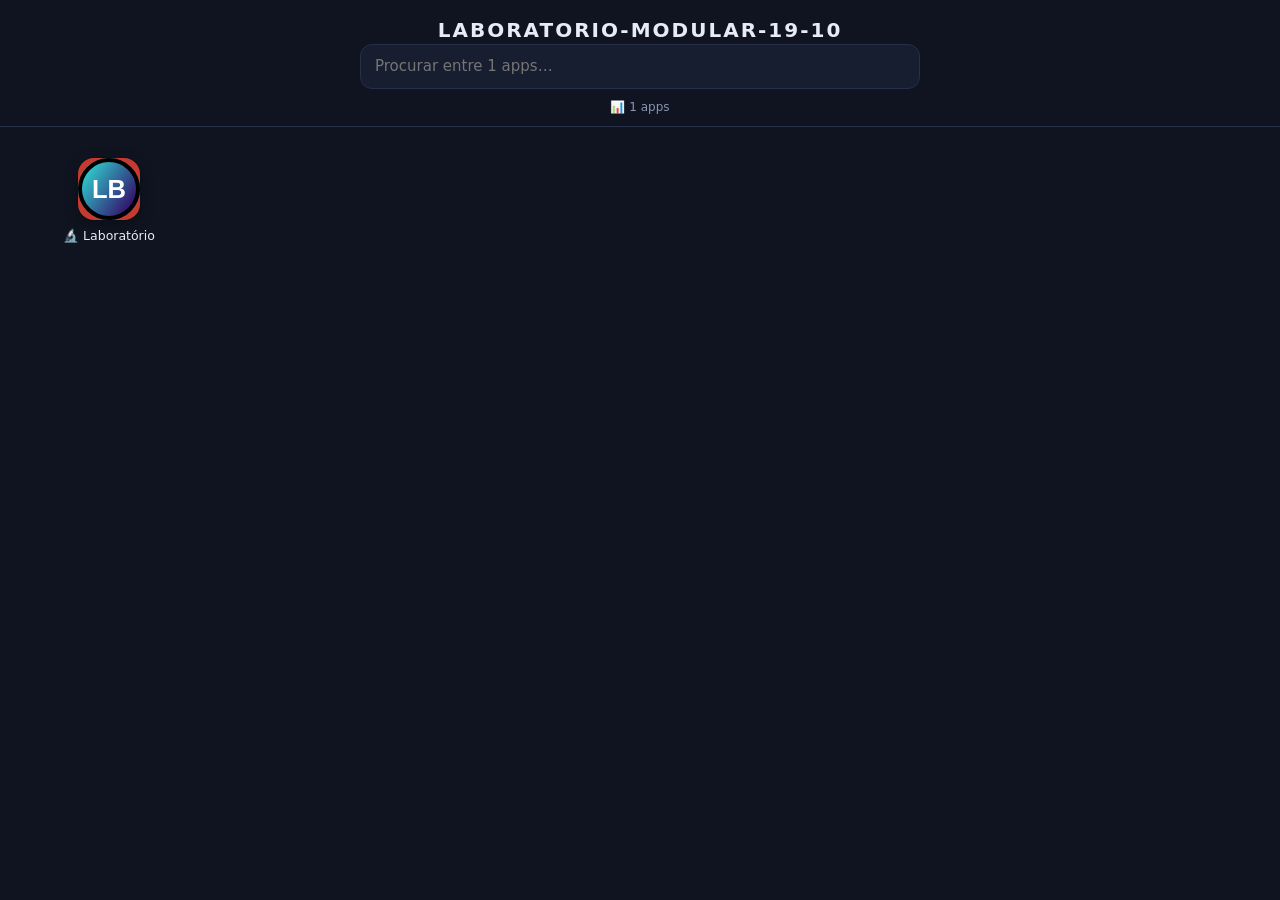
<file: hub.html>
<!doctype html>
<!-- SK-HUB -->
<html lang="pt-BR">
<head>
  <meta charset="utf-8">
  <meta name="viewport" content="width=device-width, initial-scale=1, viewport-fit=cover">
  <title>Laboratorio-modular-19-10</title>
  <style>
    :root{--bg:#0f1420;--card:#171e30;--line:#263048;--tx:#e6ebf5;--mut:#8a96b0;--acc:#4f8cff}
    *{box-sizing:border-box}body{margin:0;background:var(--bg);color:var(--tx);font:15px/1.4 system-ui,-apple-system,"Segoe UI",Roboto,sans-serif;padding:env(safe-area-inset-top) 0 24px}
    header{position:sticky;top:0;background:var(--bg);padding:16px 16px 10px;z-index:2;border-bottom:1px solid var(--line);text-align:center}
    .logo{width:72px;height:72px;border-radius:50%;margin:0 auto 10px;display:grid;place-items:center;background:var(--acc);color:var(--bg);font:bold 34px Georgia,serif;box-shadow:0 0 30px color-mix(in srgb,var(--acc) 35%,transparent);border:2px solid #fff}
    h1{margin:0;font-size:20px;letter-spacing:2px;text-transform:uppercase}.sub{color:var(--acc);font-size:12px;letter-spacing:2px;margin:4px 0 10px}
    input{width:100%;max-width:560px;padding:11px 14px;border-radius:12px;border:1px solid var(--line);background:var(--card);color:var(--tx);font:inherit}
    .grid{display:grid;grid-template-columns:repeat(auto-fill,minmax(96px,1fr));gap:12px;padding:16px;max-width:1200px;margin:0 auto}
    a.app{display:flex;flex-direction:column;align-items:center;gap:8px;text-decoration:none;color:var(--tx);padding:14px 6px;border-radius:14px;border:1px solid transparent;transition:.15s}
    a.app:hover,a.app:focus{background:var(--card);border-color:var(--line);outline:none;transform:translateY(-2px)}
    .ic{width:62px;height:62px;border-radius:16px;display:grid;place-items:center;font-weight:800;font-size:23px;color:#fff;overflow:hidden;box-shadow:0 4px 14px rgba(0,0,0,.3)}
    .ic.em{background:var(--card)!important;border:1px solid var(--line);font-size:32px}
    .ic img{width:100%;height:100%;object-fit:cover}
    .nm{font-size:12.5px;text-align:center;line-height:1.25;word-break:break-word;display:-webkit-box;-webkit-line-clamp:2;-webkit-box-orient:vertical;overflow:hidden}
    .ds{font-size:10.5px;color:var(--mut);text-align:center}
    .vazio{color:var(--mut);padding:30px 16px;text-align:center;grid-column:1/-1}
    .info{text-align:center;color:var(--mut);font-size:12px;margin-top:10px}
    .links{display:flex;gap:10px;justify-content:center;flex-wrap:wrap;padding:0 16px}
    .links a{color:var(--tx);text-decoration:none;font-size:13px;padding:9px 16px;border:1px solid var(--line);border-radius:30px}
    .links a:hover{background:var(--acc);color:var(--bg)}
    #inst{position:fixed;right:16px;bottom:16px;padding:13px 20px;border:0;border-radius:40px;background:var(--acc);color:var(--bg);font-weight:bold;font-size:15px;box-shadow:0 6px 20px rgba(0,0,0,.4);display:none;cursor:pointer}
  </style>
  <!-- PWA:inicio (gerado pelo Mini SK — pode refazer no painel 📱 PWA) -->
  <link rel="manifest" href="hub.webmanifest">
  <meta name="theme-color" content="#0f1420">
  <meta name="mobile-web-app-capable" content="yes">
  <meta name="apple-mobile-web-app-capable" content="yes">
  <meta name="apple-mobile-web-app-status-bar-style" content="black-translucent">
  <meta name="apple-mobile-web-app-title" content="Laboratorio-">
  <link rel="icon" href="favicon.ico" sizes="any">
  <link rel="icon" href="icons/icon.svg" type="image/svg+xml">
  <link rel="apple-touch-icon" href="icons/apple-touch-icon.png">
  <script>
    if ('serviceWorker' in navigator && location.protocol.indexOf('http') === 0) {
      addEventListener('load', function () { navigator.serviceWorker.register('service-worker.js').catch(function (e) { console.warn('Service worker:', e); }); });
    }
  </script>
  <!-- PWA:fim -->
</head>
<body>
  <header><h1>Laboratorio-modular-19-10</h1><input id="q" type="search" placeholder="Procurar entre 1 apps…" autocomplete="off"><div class="info" id="info"></div></header>
  <main class="grid" id="g"></main>
  <button id="inst">📥 Instalar app</button>
  <script>
    // Lista gravada pelo Mini SK — está DENTRO deste arquivo, não no navegador.
    // Funciona igual em qualquer celular e depois de instalar.
    var APPS = [
 {
  "n": "🔬 Laboratório",
  "d": "",
  "u": "index.html",
  "i": "icons/icon.svg",
  "e": "",
  "c": "hsl(5 62% 48%)",
  "l": "\ud83dL"
 }
];
    var g = document.getElementById('g'), q = document.getElementById('q');
    function rec(){ try { return JSON.parse(localStorage.getItem('hub-recentes') || '[]'); } catch (e) { return []; } }
    function esc(s){ return String(s).replace(/[&<>"]/g, function(c){ return {'&':'&amp;','<':'&lt;','>':'&gt;','"':'&quot;'}[c]; }); }
    function card(a){ var ic = a.e ? '<span class="ic em">' + esc(a.e) + '</span>' : '<span class="ic" style="background:' + a.c + '">' + (a.i ? '<img src="' + esc(a.i) + '" alt="" loading="lazy" onerror="this.parentNode.textContent=\'' + esc(a.l) + '\'">' : esc(a.l)) + '</span>';
      return '<a class="app" href="' + esc(a.u) + '" data-u="' + esc(a.u) + '">' + ic + '<span class="nm">' + esc(a.n) + '</span>' + (a.d ? '<span class="ds">' + esc(a.d) + '</span>' : '') + '</a>'; }
    function show(){ var t = q.value.trim().toLowerCase(); var r = rec(); var list = APPS.filter(function(a){ return !t || (a.n + ' ' + a.d + ' ' + a.u).toLowerCase().indexOf(t) >= 0; });
      if (!t) list.sort(function(a,b){ var x = r.indexOf(a.u), y = r.indexOf(b.u); return (x < 0 ? 999 : x) - (y < 0 ? 999 : y); });
      g.innerHTML = list.map(card).join('') || '<p class="vazio">Nada encontrado.</p>';
      document.getElementById('info').textContent = '📊 ' + APPS.length + ' apps' + (!t && r.length ? ' · os usados por último aparecem primeiro' : ''); }
    g.addEventListener('click', function(e){ var a = e.target.closest('a.app'); if (!a) return; var r = rec().filter(function(u){ return u !== a.dataset.u; }); r.unshift(a.dataset.u); try { localStorage.setItem('hub-recentes', JSON.stringify(r.slice(0, 30))); } catch (e) {} });
    q.addEventListener('input', show); show();
    var ev; addEventListener('beforeinstallprompt', function(e){ e.preventDefault(); ev = e; document.getElementById('inst').style.display = 'block'; });
    document.getElementById('inst').onclick = function(){ if (ev) { ev.prompt(); ev = null; this.style.display = 'none'; } };
  </script>
</body>
</html>
</file>
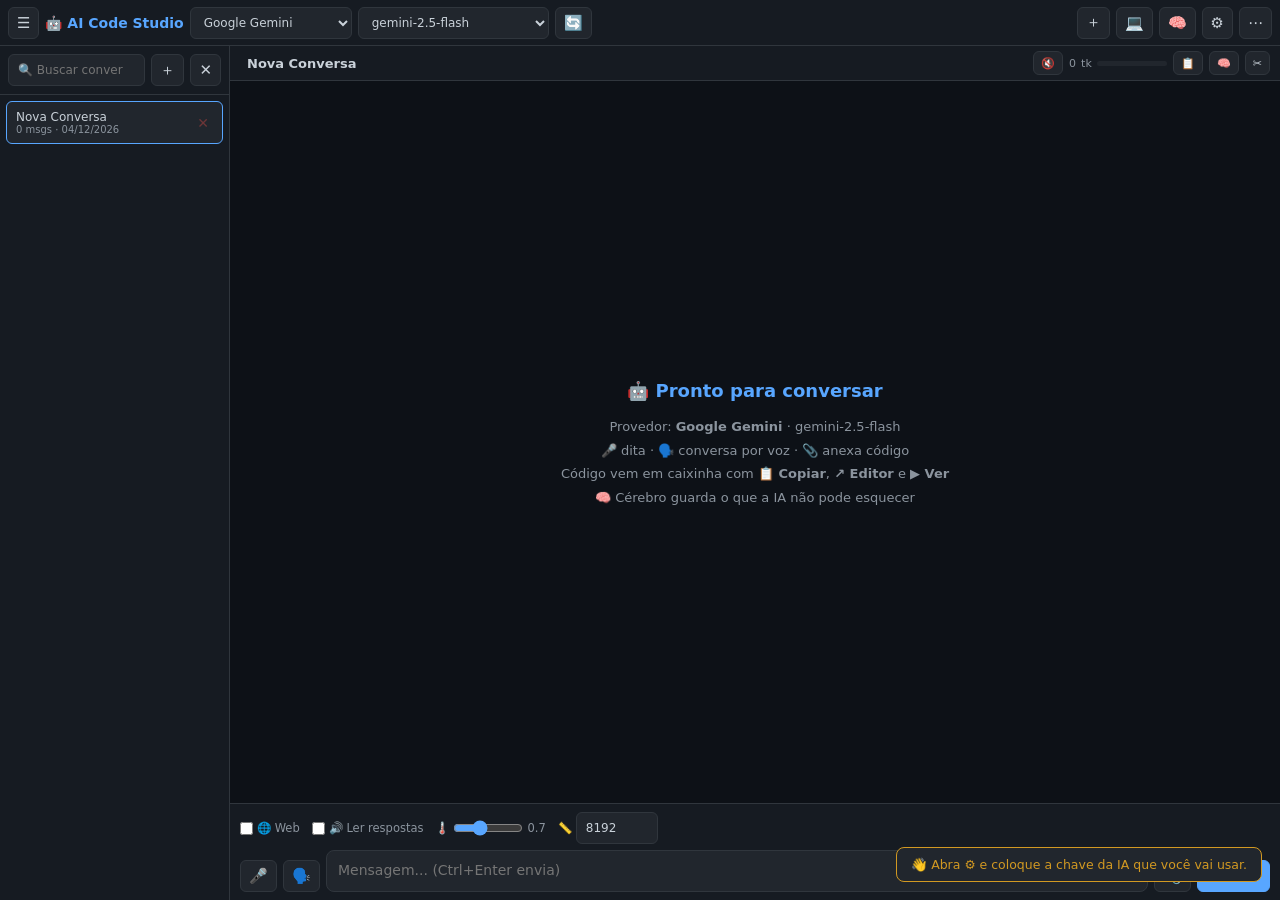
<file: ferramentas/ai-code-studio.html>
<!DOCTYPE html>
<html lang="pt-BR">
<head>
<meta charset="UTF-8">
<meta name="viewport" content="width=device-width, initial-scale=1.0, viewport-fit=cover">
<meta name="theme-color" content="#0d1117">
<title>AI Code Studio</title>
<style>
/* ============================================================
   BASE / VARIÁVEIS
   ============================================================ */
:root{
  --bg:#0d1117;--bg2:#161b22;--bg3:#21262d;--border:#30363d;
  --text:#c9d1d9;--text2:#8b949e;--accent:#58a6ff;--green:#3fb950;
  --red:#f85149;--yellow:#d29922;--purple:#bc8cff;--orange:#f0883e;
  --header-h:46px;
}
*{margin:0;padding:0;box-sizing:border-box}
html,body{height:100%}
body{font-family:'Segoe UI',system-ui,sans-serif;background:var(--bg);color:var(--text);height:100vh;height:100dvh;display:flex;flex-direction:column;overflow:hidden}
button,select,input,textarea{font-family:inherit}
.hidden{display:none!important}

/* ============================================================
   COMPONENTES
   ============================================================ */
select,input[type=text],input[type=password],input[type=number],input[type=search]{
  background:var(--bg3);border:1px solid var(--border);color:var(--text);
  padding:5px 9px;border-radius:6px;font-size:12px;outline:none;min-height:32px}
select:focus,input:focus,textarea:focus{border-color:var(--accent)}
.btn{padding:5px 10px;min-height:32px;border-radius:6px;border:1px solid var(--border);background:var(--bg3);
  color:var(--text);cursor:pointer;font-size:12px;white-space:nowrap;transition:background .15s;touch-action:manipulation}
.btn:hover{background:var(--border)}
.btn.icon{padding:4px 8px;font-size:15px}
.btn.sm{min-height:24px;padding:2px 7px;font-size:11px}
.btn.primary{background:var(--accent);color:#000;border-color:var(--accent)}
.btn.danger{background:var(--red);color:#fff;border-color:var(--red)}
.btn.success{background:var(--green);color:#000;border-color:var(--green)}
.btn.warn{background:var(--yellow);color:#000;border-color:var(--yellow)}
.btn.on{border-color:var(--accent);color:var(--accent);background:rgba(88,166,255,.14)}
.btn.rec{background:var(--red);border-color:var(--red);color:#fff;animation:pulse 1.2s infinite}
.btn:disabled{opacity:.4;cursor:not-allowed}
@keyframes pulse{0%,100%{opacity:1}50%{opacity:.6}}

/* ============================================================
   HEADER (compacto, 1 linha, rola na horizontal no celular)
   ============================================================ */
.header{height:var(--header-h);flex-shrink:0;background:var(--bg2);border-bottom:1px solid var(--border);
  display:flex;align-items:center;gap:6px;padding:0 8px;position:relative}
.header h1{font-size:14px;color:var(--accent);white-space:nowrap}
.hscroll{display:flex;gap:6px;align-items:center;overflow-x:auto;flex:1;scrollbar-width:none;min-width:0}
.hscroll::-webkit-scrollbar{display:none}
#aiProvider{max-width:170px}
#modelSelect{max-width:220px}
.spacer{flex:1}
.menu{position:absolute;right:8px;top:calc(var(--header-h) - 2px);background:var(--bg2);border:1px solid var(--border);
  border-radius:8px;padding:6px;display:none;flex-direction:column;gap:4px;z-index:300;min-width:220px;box-shadow:0 8px 24px rgba(0,0,0,.5)}
.menu.open{display:flex}
.menu .btn{text-align:left}

/* ============================================================
   LAYOUT
   ============================================================ */
.main{display:flex;flex:1;min-height:0;position:relative}
.panel:not(.open){display:none!important}

/* SIDEBAR */
.sidebar{width:230px;flex-shrink:0;background:var(--bg2);border-right:1px solid var(--border);display:flex;flex-direction:column}
.side-head{padding:8px;border-bottom:1px solid var(--border);display:flex;gap:6px;align-items:center}
.side-head input{flex:1;min-width:0}
.conversations{flex:1;overflow-y:auto;padding:6px}
.conv-item{padding:8px 9px;border-radius:6px;cursor:pointer;font-size:12px;margin-bottom:3px;border:1px solid transparent;display:flex;align-items:center;gap:6px}
.conv-item:hover{background:var(--bg3)}
.conv-item.active{background:var(--bg3);border-color:var(--accent)}
.conv-title{flex:1;overflow:hidden;text-overflow:ellipsis;white-space:nowrap}
.conv-meta{font-size:10px;color:var(--text2)}
.conv-delete{color:var(--red);cursor:pointer;font-size:14px;padding:0 4px;opacity:.35}
.conv-item:hover .conv-delete{opacity:1}

/* CHAT */
.chat-area{flex:1;display:flex;flex-direction:column;min-width:0}
.chat-toolbar{background:var(--bg2);border-bottom:1px solid var(--border);padding:5px 10px;display:flex;gap:6px;align-items:center}
.conv-title-edit{flex:1;min-width:60px;font-size:13px;font-weight:600;background:transparent;border:1px solid transparent;color:var(--text);border-radius:4px;padding:3px 6px}
.conv-title-edit:hover{border-color:var(--border)}
.conv-title-edit:focus{border-color:var(--accent);outline:none;background:var(--bg3)}
.context-info{font-size:11px;color:var(--text2);display:flex;align-items:center;gap:5px;white-space:nowrap}
.context-bar{width:70px;height:5px;background:var(--bg3);border-radius:3px;overflow:hidden}
.context-fill{height:100%;background:var(--green);transition:width .3s,background .3s}

.messages{flex:1;overflow-y:auto;padding:14px;display:flex;flex-direction:column;gap:12px}
.message{display:flex;gap:8px;max-width:100%}
.message.user{flex-direction:row-reverse}
.avatar{width:30px;height:30px;border-radius:50%;display:flex;align-items:center;justify-content:center;font-size:14px;flex-shrink:0;background:var(--purple)}
.message.user .avatar{background:var(--accent)}
.message.error-msg .avatar{background:var(--red)}
.msg-body{display:flex;flex-direction:column;max-width:86%;min-width:0}
.message.user .msg-body{align-items:flex-end}
.bubble{background:var(--bg2);border:1px solid var(--border);border-radius:10px;padding:9px 13px;font-size:13.5px;line-height:1.6;word-break:break-word;min-width:0;max-width:100%}
.message.user .bubble{background:var(--bg3);border-color:var(--accent)}
.message.error-msg .bubble{border-color:var(--red);color:#ffb3ad}
.message.archived{opacity:.5}
.msg-actions{display:flex;gap:2px;align-items:center;margin-top:3px;font-size:10px;color:var(--text2);flex-wrap:wrap}
.msg-actions button{background:none;border:none;color:var(--text2);cursor:pointer;font-size:13px;padding:2px 5px;border-radius:4px}
.msg-actions button:hover{background:var(--bg3);color:var(--text)}
.summary-box{background:var(--bg2);border:1px dashed var(--orange);border-radius:8px;padding:8px 12px;font-size:12px;color:var(--text2)}
.summary-box summary{cursor:pointer;color:var(--orange)}
.welcome{margin:auto;text-align:center;color:var(--text2);font-size:13px;line-height:1.8;max-width:460px;padding:20px}
.welcome h2{color:var(--accent);font-size:18px;margin-bottom:8px}

/* markdown */
.md-h{font-weight:700;color:#e6edf3;margin:8px 0 2px}
.md-h1{font-size:17px}.md-h2{font-size:15.5px}.md-h3,.md-h4,.md-h5,.md-h6{font-size:14px}
.bubble a{color:var(--accent)}
.bubble hr{border:0;border-top:1px solid var(--border);margin:8px 0}
.inline-code{background:var(--bg);border:1px solid var(--border);border-radius:4px;padding:0 4px;font-family:Consolas,Monaco,monospace;font-size:12px;color:#ffa657}

/* CAIXA DE CÓDIGO */
.codebox{border:1px solid var(--border);border-radius:8px;margin:8px 0;overflow:hidden;background:var(--bg)}
.codebox-head{display:flex;align-items:center;gap:6px;padding:4px 8px;background:var(--bg3);border-bottom:1px solid var(--border);font-size:11px;flex-wrap:wrap}
.cb-lang{color:var(--accent);font-weight:700;text-transform:uppercase}
.cb-lines{color:var(--text2);margin-right:auto}
.cb-btn{background:var(--bg2);border:1px solid var(--border);color:var(--text);border-radius:4px;padding:3px 8px;font-size:11px;cursor:pointer}
.cb-btn:hover{background:var(--accent);color:#000}
.codebox pre{margin:0;padding:10px;overflow:auto;max-height:420px}
.codebox code{font-family:Consolas,Monaco,'Courier New',monospace;font-size:12px;white-space:pre;color:#e6edf3;line-height:1.5}

/* INPUT */
.input-area{background:var(--bg2);border-top:1px solid var(--border);padding:8px 10px;padding-bottom:max(8px,env(safe-area-inset-bottom))}
.input-options{display:flex;gap:12px;margin-bottom:6px;flex-wrap:wrap;align-items:center}
.input-options label{font-size:11.5px;color:var(--text2);display:flex;align-items:center;gap:4px;cursor:pointer}
.input-row{display:flex;gap:6px;align-items:flex-end}
.input-box{flex:1;min-width:0;background:var(--bg3);border:1px solid var(--border);color:var(--text);padding:9px 11px;border-radius:8px;
  font-size:14px;resize:none;outline:none;min-height:42px;max-height:200px;line-height:1.5}

/* typing */
.typing{display:flex;gap:4px;padding:3px 0}
.typing span{width:7px;height:7px;background:var(--text2);border-radius:50%;animation:bounce 1.2s infinite}
.typing span:nth-child(2){animation-delay:.2s}.typing span:nth-child(3){animation-delay:.4s}
.typing-status{font-size:11px;color:var(--text2);margin-top:3px}
@keyframes bounce{0%,80%,100%{transform:translateY(0);opacity:.4}40%{transform:translateY(-5px);opacity:1}}

/* ============================================================
   PAINEL DE CÓDIGO + PRÉVIA AO VIVO
   ============================================================ */
.code-panel{width:46vw;min-width:320px;flex-shrink:0;background:var(--bg2);border-left:1px solid var(--border);display:flex;flex-direction:column}
.code-panel.wide{width:68vw}
.code-panel-header{padding:6px 8px;border-bottom:1px solid var(--border);display:flex;gap:5px;align-items:center;flex-wrap:wrap}
.code-panel-header h3{font-size:12px;color:var(--text2);margin-right:auto}
.code-tabs{display:flex;border-bottom:1px solid var(--border);background:var(--bg);overflow-x:auto;min-height:32px;flex-shrink:0}
.code-tab{padding:6px 10px;font-size:11.5px;cursor:pointer;border-right:1px solid var(--border);white-space:nowrap;display:flex;align-items:center;gap:6px;color:var(--text2)}
.code-tab:hover{background:var(--bg3);color:var(--text)}
.code-tab.active{background:var(--bg2);color:var(--accent);box-shadow:inset 0 -2px 0 var(--accent)}
.code-tab-close{color:var(--red);font-size:13px;opacity:.4;padding:0 2px}
.code-tab:hover .code-tab-close,.code-tab.active .code-tab-close{opacity:1}
.editor-split{flex:1;display:flex;flex-direction:column;min-height:0}
.code-editor{flex:1;min-height:80px;background:var(--bg);color:#e6edf3;border:none;padding:10px;font-family:Consolas,Monaco,'Courier New',monospace;
  font-size:12.5px;resize:none;outline:none;line-height:1.6;tab-size:2;white-space:pre;overflow:auto}
.preview-wrap{flex:1;min-height:120px;border-top:2px solid var(--accent);display:flex;flex-direction:column}
.preview-bar{background:var(--bg2);padding:4px 8px;display:flex;gap:8px;align-items:center;font-size:11px;color:var(--text2);flex-wrap:wrap}
.preview-bar label{display:flex;align-items:center;gap:4px;cursor:pointer}
.preview-wrap iframe{flex:1;border:0;width:100%;background:#fff}
.code-actions{padding:6px 8px;border-top:1px solid var(--border);display:flex;gap:5px;flex-wrap:wrap;align-items:center}

/* ============================================================
   CÉREBRO
   ============================================================ */
.brain-panel{width:320px;flex-shrink:0;background:var(--bg2);border-left:1px solid var(--border);display:flex;flex-direction:column}
.brain-header{padding:8px 10px;border-bottom:1px solid var(--border);display:flex;justify-content:space-between;align-items:center;gap:6px}
.brain-header h3{font-size:13px;color:var(--orange)}
.brain-info{font-size:11px;color:var(--text2);padding:6px 10px;border-bottom:1px solid var(--border);line-height:1.5}
.brain-content{flex:1;overflow-y:auto;padding:8px}
.memory-item{background:var(--bg3);border:1px solid var(--border);border-radius:8px;padding:8px 10px;margin-bottom:8px;font-size:12px;line-height:1.5}
.memory-item:hover{border-color:var(--orange)}
.memory-item.pinned{border-color:var(--red)}
.mem-title{font-weight:600;color:#e6edf3;margin:3px 0}
.mem-text{white-space:pre-wrap;max-height:170px;overflow:auto}
.mem-foot{display:flex;justify-content:space-between;align-items:center;margin-top:6px;font-size:10px;color:var(--text2);gap:4px;flex-wrap:wrap}
.mem-btns{display:flex;gap:3px}
.memory-tag{display:inline-block;padding:1px 7px;border-radius:10px;font-size:10px;margin:0 3px 3px 0;background:var(--bg);border:1px solid var(--border);color:var(--text2)}
.memory-tag.context{border-color:var(--orange);color:var(--orange)}
.memory-tag.important{border-color:var(--red);color:var(--red)}
.brain-actions{padding:8px;border-top:1px solid var(--border);display:flex;gap:5px;flex-wrap:wrap}

/* ============================================================
   MODAIS
   ============================================================ */
.modal-overlay{display:none;position:fixed;inset:0;background:rgba(0,0,0,.75);z-index:1000;align-items:center;justify-content:center;padding:10px}
.modal-overlay.open{display:flex}
.modal{background:var(--bg2);border:1px solid var(--border);border-radius:12px;padding:20px;width:560px;max-width:100%;max-height:92vh;overflow-y:auto}
.modal h2{font-size:16px;margin-bottom:14px;color:var(--accent)}
.form-group{margin-bottom:12px}
.form-group>label{display:block;font-size:12px;color:var(--text2);margin-bottom:4px}
.form-group input:not([type=checkbox]):not([type=range]),.form-group select,.form-group textarea{width:100%}
.form-group textarea{background:var(--bg3);border:1px solid var(--border);color:var(--text);border-radius:6px;font-size:12.5px;outline:none;resize:vertical;min-height:80px;padding:8px}
.check{display:flex!important;align-items:center;gap:6px;cursor:pointer;color:var(--text)!important}
.range-row{display:flex;align-items:center;gap:8px}
.range-row input[type=range]{flex:1;accent-color:var(--accent)}
.range-val{min-width:50px;text-align:right;font-size:12px;color:var(--accent)}
.api-row{display:flex;gap:6px}
.api-row input{flex:1;min-width:0}
.modal-footer{display:flex;gap:8px;justify-content:flex-end;margin-top:16px;flex-wrap:wrap}
.section-title{font-size:11px;color:var(--text2);text-transform:uppercase;letter-spacing:1px;margin:16px 0 8px;padding-bottom:4px;border-bottom:1px solid var(--border)}
.hint{font-size:11px;color:var(--text2);line-height:1.5;margin-top:4px}
.grid2{display:grid;grid-template-columns:1fr 1fr;gap:10px}

/* TOAST */
.toast{position:fixed;bottom:18px;right:18px;left:auto;max-width:min(460px,calc(100vw - 36px));background:var(--bg3);border:1px solid var(--border);color:var(--text);
  padding:9px 14px;border-radius:8px;font-size:12.5px;z-index:9999;opacity:0;transform:translateY(8px);transition:all .25s;pointer-events:none}
.toast.show{opacity:1;transform:translateY(0)}
.toast.success{border-color:var(--green);color:var(--green)}
.toast.error{border-color:var(--red);color:#ffb3ad}
.toast.warn{border-color:var(--yellow);color:var(--yellow)}

::-webkit-scrollbar{width:6px;height:6px}
::-webkit-scrollbar-track{background:var(--bg)}
::-webkit-scrollbar-thumb{background:var(--border);border-radius:3px}

/* ============================================================
   CELULAR / TABLET — painéis viram telas sobrepostas
   ============================================================ */
@media (max-width:820px){
  .header h1 .full{display:none}
  .sidebar,.code-panel,.brain-panel{position:absolute;top:0;bottom:0;z-index:60;width:100%!important;min-width:0}
  .sidebar{left:0}.code-panel,.brain-panel{right:0}
  .msg-body{max-width:92%}
  .messages{padding:10px}
  .avatar{width:26px;height:26px;font-size:12px}
  .context-bar{display:none}
  .grid2{grid-template-columns:1fr}
  .btn{min-height:36px}
  .btn.sm{min-height:28px}
}
</style>
</head>
<body>

<!-- ======================= HEADER ======================= -->
<div class="header">
  <button class="btn icon" onclick="MODULE_UI.toggleSidebar()" title="Conversas">☰</button>
  <h1>🤖<span class="full"> AI Code Studio</span></h1>
  <div class="hscroll">
    <select id="aiProvider" onchange="MODULE_Provider.onProviderChange()" title="Provedor de IA"></select>
    <select id="modelSelect" onchange="MODULE_Provider.onModelChange()" title="Modelo"></select>
    <button class="btn icon" onclick="MODULE_Provider.refreshModels()" title="Buscar lista atualizada de modelos na API">🔄</button>
    <span class="spacer"></span>
    <button class="btn icon" onclick="MODULE_Chat.confirmNewChat()" title="Novo chat">＋</button>
    <button class="btn icon" id="codeBtn" onclick="MODULE_Code.togglePanel()" title="Editor de código">💻</button>
    <button class="btn icon" id="brainBtn" onclick="MODULE_Brain.toggle()" title="Cérebro / memória">🧠</button>
    <button class="btn icon" onclick="MODULE_Settings.open()" title="Configurações">⚙️</button>
  </div>
  <button class="btn icon" id="menuBtn" onclick="MODULE_UI.toggleMenu()" title="Mais">⋯</button>
  <div class="menu" id="menu">
    <button class="btn" onclick="MODULE_UI.toggleMenu();MODULE_Storage.exportAll()">💾 Exportar backup completo</button>
    <button class="btn" onclick="MODULE_UI.toggleMenu();MODULE_Storage.importBackup()">📂 Importar backup</button>
    <button class="btn" onclick="MODULE_UI.toggleMenu();MODULE_Chat.exportConvMarkdown()">📝 Baixar conversa (.md)</button>
    <button class="btn" onclick="MODULE_UI.toggleMenu();MODULE_Settings.test()">🧪 Testar IA selecionada</button>
  </div>
</div>

<div class="main">
  <!-- ======================= SIDEBAR ======================= -->
  <div class="sidebar panel" id="sidebar">
    <div class="side-head">
      <input type="search" id="convSearch" placeholder="🔍 Buscar conversa" oninput="MODULE_Chat.renderConversations()">
      <button class="btn icon" onclick="MODULE_Chat.confirmNewChat()" title="Novo chat">＋</button>
      <button class="btn icon" onclick="MODULE_UI.toggleSidebar()" title="Fechar">✕</button>
    </div>
    <div class="conversations" id="convList"></div>
  </div>

  <!-- ======================= CHAT ======================= -->
  <div class="chat-area">
    <div class="chat-toolbar">
      <input class="conv-title-edit" id="convTitleEdit" value="Nova Conversa" onblur="MODULE_Chat.renameConv(this.value)" onkeydown="if(event.key==='Enter')this.blur()">
      <button class="btn sm" id="stopVoiceBtn" onclick="MODULE_Voice.stopSpeaking()" title="Parar leitura em voz">🔇</button>
      <div class="context-info" title="Tokens estimados enviados à IA / limite">
        <span id="tokenCount">0</span>tk
        <div class="context-bar"><div class="context-fill" id="contextFill" style="width:0%"></div></div>
      </div>
      <button class="btn sm" onclick="MODULE_Context.compactNow()" title="Resumir mensagens antigas (a IA não esquece, e economiza contexto)">📋</button>
      <button class="btn sm" onclick="MODULE_Brain.memorizeConversation()" title="Salvar esta conversa no cérebro">🧠</button>
      <button class="btn sm" onclick="MODULE_Context.clear()" title="Apagar mensagens desta conversa">✂️</button>
    </div>

    <div class="messages" id="messages"></div>

    <div class="input-area">
      <div class="input-options">
        <label title="Pesquisar na web (Serper) antes de responder"><input type="checkbox" id="webSearchCheck"> 🌐 Web</label>
        <label title="Ler as respostas em voz alta"><input type="checkbox" id="autoReadCheck" onchange="MODULE_Settings.quick('autoRead',this.checked)"> 🔊 Ler respostas</label>
        <label title="Criatividade">🌡️
          <input type="range" min="0" max="2" step="0.1" value="0.7" id="tempSlider" style="width:70px;accent-color:var(--accent)"
                 oninput="document.getElementById('tempVal').textContent=this.value;MODULE_Settings.quick('temperature',+this.value)">
          <span id="tempVal">0.7</span></label>
        <label title="Tamanho máximo da resposta">📏
          <input type="number" id="maxTokens" value="8192" min="256" max="128000" step="256" style="width:82px" onchange="MODULE_Settings.quick('maxTokens',+this.value)"></label>
      </div>
      <div class="input-row">
        <button class="btn icon" id="micBtn" onclick="MODULE_Voice.toggleMic()" title="Falar (ditado)">🎤</button>
        <button class="btn icon" id="convBtn" onclick="MODULE_Voice.toggleConvMode()" title="Modo conversa por voz (fala ↔ ouve)">🗣️</button>
        <textarea class="input-box" id="userInput" rows="1" placeholder="Mensagem... (Ctrl+Enter envia)" onkeydown="MODULE_UI.handleKey(event)" oninput="MODULE_UI.autoResize(this)"></textarea>
        <button class="btn icon" onclick="document.getElementById('fileAttach').click()" title="Anexar arquivo de código/texto na mensagem">📎</button>
        <button class="btn primary" onclick="MODULE_Chat.sendOrStop()" id="sendBtn">Enviar ▶</button>
      </div>
    </div>
  </div>

  <!-- ======================= CÓDIGO ======================= -->
  <div class="code-panel panel" id="codePanel">
    <div class="code-panel-header">
      <h3>💻 Editor</h3>
      <button class="btn sm" onclick="MODULE_Code.newTab()">+ Aba</button>
      <button class="btn sm" onclick="MODULE_Code.importFile()" title="Importar arquivos (HTML, JS, CSS, PY...)">📂 Importar</button>
      <button class="btn sm" id="previewBtn" onclick="MODULE_Code.togglePreview()" title="Prévia ao vivo">👁️ Prévia</button>
      <button class="btn sm" onclick="MODULE_Code.toggleWide()" title="Aumentar/diminuir painel">⇔</button>
      <button class="btn sm" onclick="MODULE_Code.togglePanel()" title="Fechar">✕</button>
    </div>
    <div class="code-tabs" id="codeTabs"></div>
    <div class="editor-split">
      <textarea class="code-editor" id="codeEditor" spellcheck="false" autocapitalize="off" autocomplete="off"
        placeholder="// Cole ou escreva código aqui..." oninput="MODULE_Code.onInput()" onkeydown="MODULE_Code.onKey(event)"></textarea>
      <div class="preview-wrap hidden" id="previewWrap">
        <div class="preview-bar">
          <label><input type="checkbox" id="liveCheck" checked> ao vivo</label>
          <label title="Junta a aba HTML + todas as abas CSS + todas as abas JS numa página só"><input type="checkbox" id="combineCheck" onchange="MODULE_Code.refreshPreview()"> 🧩 combinar abas</label>
          <span style="margin-left:auto"></span>
          <button class="btn sm" onclick="MODULE_Code.refreshPreview()">↻</button>
          <button class="btn sm" onclick="MODULE_Code.openWindow()" title="Abrir em nova janela">↗</button>
        </div>
        <iframe id="previewFrame" sandbox="allow-scripts allow-forms allow-modals allow-popups"></iframe>
      </div>
    </div>
    <div class="code-actions">
      <button class="btn success sm" onclick="MODULE_Code.copyClean()">📋 Copiar</button>
      <button class="btn sm" onclick="MODULE_Code.pasteToEditor()">📥 Colar</button>
      <button class="btn sm" onclick="MODULE_Code.sendToChat()">💬 Enviar ao chat</button>
      <button class="btn sm" onclick="MODULE_Code.download()">⬇️ Baixar</button>
      <button class="btn danger sm" onclick="MODULE_Code.clear()">🗑️</button>
      <select id="codeLang" style="font-size:11px;margin-left:auto;min-height:28px" onchange="MODULE_Code.onLangChange()">
        <option value="html">HTML</option><option value="css">CSS</option><option value="javascript">JS</option>
        <option value="typescript">TS</option><option value="python">Python</option><option value="json">JSON</option>
        <option value="java">Java</option><option value="csharp">C#</option><option value="cpp">C/C++</option>
        <option value="php">PHP</option><option value="sql">SQL</option><option value="rust">Rust</option>
        <option value="go">Go</option><option value="bash">Bash</option><option value="markdown">Markdown</option><option value="text">Texto</option>
      </select>
    </div>
  </div>

  <!-- ======================= CÉREBRO ======================= -->
  <div class="brain-panel panel" id="brainPanel">
    <div class="brain-header">
      <h3>🧠 Cérebro (<span id="memCount">0</span>)</h3>
      <button class="btn sm" onclick="MODULE_Brain.toggle()">✕</button>
    </div>
    <div class="brain-info">📌 Fixas vão <b>sempre</b> para a IA. As outras entram pelas mais relevantes à pergunta (quantidade em ⚙️).</div>
    <div style="padding:8px 8px 0"><input type="search" id="memSearch" placeholder="🔍 Buscar memória" style="width:100%" oninput="MODULE_Brain.render()"></div>
    <div class="brain-content" id="brainContent"></div>
    <div class="brain-actions">
      <button class="btn warn sm" onclick="MODULE_Brain.addManual()">+ Memória</button>
      <button class="btn sm" onclick="MODULE_Brain.memorizeConversation()">🧠 Memorizar conversa</button>
      <button class="btn sm" onclick="MODULE_Brain.exportMemory()">💾 Backup</button>
      <button class="btn sm" onclick="MODULE_Brain.importMemory()">📂 Restaurar</button>
      <button class="btn danger sm" onclick="MODULE_Brain.clearAll()">🗑️</button>
    </div>
  </div>
</div>

<!-- ======================= MODAL CONFIG ======================= -->
<div class="modal-overlay" id="settingsModal">
  <div class="modal">
    <h2>⚙️ Configurações</h2>

    <div class="section-title">🔑 Chaves de API (ficam só neste navegador)</div>
    <div id="keysContainer"></div>
    <div class="form-group">
      <label>🌐 Serper (pesquisa web) — serper.dev</label>
      <div class="api-row"><input type="password" id="serperKeyInput" autocomplete="off"><button class="btn" type="button" onclick="MODULE_UI.togglePass('serperKeyInput')">👁️</button></div>
    </div>
    <div class="grid2">
      <div class="form-group"><label>🏠 Ollama URL</label><input type="text" id="ollamaUrl" placeholder="http://localhost:11434"></div>
      <div class="form-group"><label>🔧 URL base "Personalizado" (compatível OpenAI)</label><input type="text" id="customBase" placeholder="https://.../v1"></div>
    </div>
    <p class="hint">Gemini: aceita chave antiga (AIza...) e nova (AQ....). O app tenta automaticamente os 3 formatos de autenticação e lembra o que funcionou. Use 🔄 no topo para puxar os modelos atuais de cada provedor.</p>

    <div class="section-title">🧠 Contexto e Cérebro</div>
    <div class="form-group">
      <label>Limite de contexto enviado (tokens estimados)</label>
      <div class="range-row"><input type="range" min="2000" max="400000" step="1000" id="contextLimit" oninput="document.getElementById('ctxVal').textContent=this.value"><span class="range-val" id="ctxVal">32000</span></div>
      <p class="hint">IA mais forte (Gemini Pro, Claude, GPT) aguenta 100 mil+. Modelos locais/pequenos: 8–16 mil.</p>
    </div>
    <div class="grid2">
      <div class="form-group"><label>Memórias injetadas por pergunta</label><input type="number" id="memoryInjectCount" min="0" max="50"></div>
      <div class="form-group"><label>Mensagens recentes mantidas inteiras</label><input type="number" id="keepRecent" min="2" max="60"></div>
    </div>
    <div class="form-group"><label class="check"><input type="checkbox" id="autoSummarize"> Resumir automaticamente mensagens antigas quando o contexto encher (evita a IA "esquecer")</label></div>
    <div class="form-group"><label class="check"><input type="checkbox" id="enterSends"> Enter envia (Shift+Enter quebra linha)</label></div>

    <div class="section-title">🔊 Voz</div>
    <div class="form-group">
      <label>Voz (⭐ = neural/natural — no Microsoft Edge aparecem Francisca e Antonio)</label>
      <div class="api-row"><select id="voiceSelect"></select><button class="btn" type="button" onclick="MODULE_Voice.test()">▶ Testar</button></div>
    </div>
    <div class="grid2">
      <div class="form-group"><label>Velocidade <span id="rateVal"></span></label><input type="range" min="0.5" max="2" step="0.05" id="voiceRate" style="width:100%;accent-color:var(--accent)" oninput="document.getElementById('rateVal').textContent=this.value"></div>
      <div class="form-group"><label>Tom <span id="pitchVal"></span></label><input type="range" min="0.5" max="2" step="0.05" id="voicePitch" style="width:100%;accent-color:var(--accent)" oninput="document.getElementById('pitchVal').textContent=this.value"></div>
    </div>
    <div class="form-group"><label class="check"><input type="checkbox" id="voiceAutoSend"> Enviar automaticamente quando eu parar de falar (🎤)</label></div>

    <div class="section-title">🤖 Comportamento</div>
    <div class="form-group"><label>System Prompt</label><textarea id="systemPrompt" style="min-height:140px"></textarea>
      <button class="btn sm" type="button" style="margin-top:4px" onclick="document.getElementById('systemPrompt').value=DEFAULT_SYS">Restaurar padrão</button></div>

    <div class="modal-footer">
      <button class="btn" onclick="MODULE_Settings.test()">🧪 Testar IA</button>
      <button class="btn" onclick="MODULE_Settings.close()">Cancelar</button>
      <button class="btn primary" onclick="MODULE_Settings.save()">💾 Salvar</button>
    </div>
  </div>
</div>

<!-- ======================= MODAL NOVO CHAT ======================= -->
<div class="modal-overlay" id="newChatModal">
  <div class="modal">
    <h2>＋ Novo Chat</h2>
    <p style="font-size:13px;color:var(--text2);margin-bottom:14px">O que fazer com a conversa atual?</p>
    <div style="display:flex;flex-direction:column;gap:8px">
      <button class="btn success" onclick="MODULE_Chat.newChatAction('save')">💾 Manter a conversa salva e abrir novo chat</button>
      <button class="btn primary" onclick="MODULE_Chat.newChatAction('both')">✅ Manter conversa + criar memória no cérebro</button>
      <button class="btn warn" onclick="MODULE_Chat.newChatAction('memory')">🧠 Só guardar como memória (apaga a conversa)</button>
      <button class="btn danger" onclick="MODULE_Chat.newChatAction('discard')">🗑️ Descartar conversa</button>
      <button class="btn" onclick="MODULE_Chat.closeNewChatModal()">Cancelar</button>
    </div>
  </div>
</div>

<!-- ======================= MODAL MEMÓRIA ======================= -->
<div class="modal-overlay" id="memoryModal">
  <div class="modal">
    <h2 id="memoryModalTitle">🧠 Adicionar Memória</h2>
    <div class="form-group"><label>Conteúdo</label><textarea id="memoryContent" style="min-height:140px" placeholder="Ex: O projeto é um app jurídico em HTML modular; usar sempre Gemini 2.5 Pro para código grande..."></textarea></div>
    <div class="form-group"><label>Etiquetas (separadas por vírgula)</label><input type="text" id="memoryTags" placeholder="projeto, código, preferência"></div>
    <div class="grid2">
      <div class="form-group"><label>Vale para</label><select id="memoryScope"><option value="global">🌍 Todas as conversas</option><option value="conv">💬 Só esta conversa</option></select></div>
      <div class="form-group"><label>&nbsp;</label><label class="check"><input type="checkbox" id="memoryPinned"> 📌 Fixa (sempre enviada)</label></div>
    </div>
    <div class="modal-footer">
      <button class="btn" onclick="MODULE_Brain.closeMemoryModal()">Cancelar</button>
      <button class="btn primary" onclick="MODULE_Brain.saveManual()">💾 Salvar</button>
    </div>
  </div>
</div>

<div class="toast" id="toast"></div>

<input type="file" id="fileImportCode" class="hidden" multiple accept=".html,.htm,.js,.mjs,.jsx,.ts,.tsx,.css,.py,.java,.cs,.cpp,.c,.h,.php,.sql,.txt,.json,.md,.rs,.go,.sh,.xml,.svg,.vue" onchange="MODULE_Code.handleFileImport(event)">
<input type="file" id="fileImportBackup" class="hidden" accept=".json" onchange="MODULE_Storage.handleImport(event)">
<input type="file" id="fileImportMemory" class="hidden" accept=".json" onchange="MODULE_Brain.handleImport(event)">
<input type="file" id="fileAttach" class="hidden" multiple onchange="MODULE_Chat.handleAttach(event)">

<script>
'use strict';
/* ============================================================
   UTILITÁRIOS
   ============================================================ */
const $ = id => document.getElementById(id);
const est = t => Math.ceil(String(t || '').length / 4);
const uid = p => p + '_' + Date.now().toString(36) + Math.random().toString(36).slice(2, 6);
const isMobile = () => window.innerWidth <= 820;

function escapeHtml(t) {
  return String(t ?? '').replace(/&/g, '&amp;').replace(/</g, '&lt;').replace(/>/g, '&gt;').replace(/"/g, '&quot;').replace(/'/g, '&#39;');
}
async function copyText(t) {
  try { await navigator.clipboard.writeText(t); }
  catch (e) {
    const ta = document.createElement('textarea');
    ta.value = t; ta.style.position = 'fixed'; ta.style.opacity = '0';
    document.body.appendChild(ta); ta.select(); document.execCommand('copy'); ta.remove();
  }
  MODULE_UI.toast('📋 Copiado!', 'success');
}

const DEFAULT_SYS = `Você é um assistente especialista em programação e tecnologia. Responda em português do Brasil.
Regras:
1. Todo código vai em bloco com a linguagem indicada (\`\`\`html, \`\`\`js, \`\`\`css, \`\`\`python...).
2. Em código grande, entregue o ARQUIVO COMPLETO ou diga exatamente qual trecho substituir e onde.
3. Prefira código modular (HTML, CSS e JS separados por responsabilidade), limpo, sem caracteres estranhos, comentado em português.
4. Use a MEMÓRIA DE LONGO PRAZO e o RESUMO DA CONVERSA fornecidos para não esquecer decisões anteriores.`;

/* ============================================================
   PROVEDORES DE IA
   ============================================================ */
const PROVIDERS = {
  gemini:     { name: 'Google Gemini',      type: 'gemini',    models: ['gemini-2.5-flash', 'gemini-2.5-pro', 'gemini-2.5-flash-lite'], hint: 'AIza... ou AQ....' },
  anthropic:  { name: 'Anthropic Claude',   type: 'anthropic', models: ['claude-sonnet-5-5', 'claude-opus-5-5', 'claude-haiku-4-5-20251001'], hint: 'sk-ant-...' },
  openai:     { name: 'OpenAI GPT',         type: 'openai', base: 'https://api.openai.com/v1', models: ['gpt-5', 'gpt-5-mini', 'gpt-4.1', 'gpt-4o-mini'], hint: 'sk-...' },
  groq:       { name: 'Groq (rápido)',      type: 'openai', base: 'https://api.groq.com/openai/v1', models: ['llama-3.3-70b-versatile', 'openai/gpt-oss-120b', 'llama-3.1-8b-instant'], hint: 'gsk_...' },
  openrouter: { name: 'OpenRouter (vários)',type: 'openai', base: 'https://openrouter.ai/api/v1', models: ['openrouter/auto', 'google/gemini-2.5-flash', 'deepseek/deepseek-chat'], hint: 'sk-or-...' },
  deepseek:   { name: 'DeepSeek',           type: 'openai', base: 'https://api.deepseek.com/v1', models: ['deepseek-chat', 'deepseek-reasoner'], hint: 'sk-...' },
  mistral:    { name: 'Mistral',            type: 'openai', base: 'https://api.mistral.ai/v1', models: ['mistral-large-latest', 'codestral-latest', 'mistral-small-latest'], hint: '' },
  xai:        { name: 'xAI Grok',           type: 'openai', base: 'https://api.x.ai/v1', models: ['grok-4', 'grok-3-mini'], hint: 'xai-...' },
  ollama:     { name: 'Ollama (local)',     type: 'openai', models: ['llama3.2', 'qwen2.5-coder', 'mistral'], hint: '' },
  custom:     { name: 'Personalizado',      type: 'openai', models: [], hint: 'chave (se precisar)' }
};

/* ============================================================
   ESTADO
   ============================================================ */
const STATE = {
  conversations: {}, activeConvId: null,
  codeTabs: [], activeCodeTab: 0,
  memories: [],
  settings: {
    keys: {}, serperKey: '', ollamaUrl: 'http://localhost:11434', customBase: '',
    provider: 'gemini', model: 'gemini-2.5-flash', lastModel: {}, modelCache: {}, customModels: {}, geminiAuthMode: '',
    temperature: 0.7, maxTokens: 8192,
    contextLimit: 32000, memoryInjectCount: 6, keepRecent: 10, autoSummarize: true,
    systemPrompt: DEFAULT_SYS, enterSends: false,
    voiceName: '', voiceRate: 1, voicePitch: 1, autoRead: false, voiceAutoSend: true
  },
  isLoading: false, abort: null,
  _version: '2.0.0'
};
const S = () => STATE.settings;
const activeConv = () => STATE.conversations[STATE.activeConvId];

/* ============================================================
   ARMAZENAMENTO
   ============================================================ */
const MODULE_Storage = (() => {
  const KEY = 'aiStudio_v2';
  let timer = null;
  function save() {
    try {
      localStorage.setItem(KEY, JSON.stringify({
        conversations: STATE.conversations, activeConvId: STATE.activeConvId,
        codeTabs: STATE.codeTabs, activeCodeTab: STATE.activeCodeTab,
        memories: STATE.memories, settings: STATE.settings, _version: STATE._version
      }));
    } catch (e) { MODULE_UI.toast('⚠️ Armazenamento do navegador cheio — exporte um backup e apague conversas antigas.', 'warn'); }
  }
  function saveSoon() { clearTimeout(timer); timer = setTimeout(save, 400); }
  function load() {
    try {
      const raw = localStorage.getItem(KEY);
      if (!raw) return;
      const d = JSON.parse(raw);
      STATE.conversations = d.conversations || {};
      Object.values(STATE.conversations).forEach(c => { c.messages = c.messages || []; c.updatedAt = c.updatedAt || c.createdAt || Date.now(); });
      STATE.activeConvId = d.activeConvId || null;
      STATE.codeTabs = (d.codeTabs || []).map(t => ({ language: 'text', content: '', ...t }));
      STATE.activeCodeTab = d.activeCodeTab || 0;
      STATE.memories = (d.memories || []).map(normMemory);
      const o = d.settings || {};
      STATE.settings = { ...STATE.settings, ...o, keys: { ...(o.keys || {}) } };
      // migração da versão antiga
      if (o.apiKey && !S().keys.openai) S().keys.openai = o.apiKey;
      if (o.geminiKey && !S().keys.gemini) S().keys.gemini = o.geminiKey;
      if (o.anthropicKey && !S().keys.anthropic) S().keys.anthropic = o.anthropicKey;
      ['apiKey', 'geminiKey', 'anthropicKey', 'contextStrategy', 'autoSaveInterval', 'autoMemory'].forEach(k => delete S()[k]);
      if (!S().systemPrompt || S().systemPrompt.startsWith('Você é um assistente especialista em programação. Ao gerar')) S().systemPrompt = DEFAULT_SYS;
      if (!PROVIDERS[S().provider]) S().provider = 'gemini';
    } catch (e) { console.error(e); }
  }
  function normMemory(m) {
    return { id: m.id || uid('mem'), content: m.content || '', title: m.title || '', tags: m.tags || (m.type ? [m.type] : []),
             pinned: !!m.pinned, scope: m.scope || 'global', createdAt: m.createdAt || Date.now() };
  }
  const stamp = () => new Date().toISOString().slice(0, 16).replace(/[:T]/g, '-');
  function download(content, filename, type) {
    const blob = new Blob([content], { type });
    const a = document.createElement('a');
    a.href = URL.createObjectURL(blob); a.download = filename;
    document.body.appendChild(a); a.click(); a.remove();
    setTimeout(() => URL.revokeObjectURL(a.href), 5000);
  }
  function exportAll() {
    MODULE_Code.sync();
    const withKeys = confirm('Incluir as chaves de API no backup?\n\nOK = incluir\nCancelar = sem chaves (mais seguro)');
    const settings = JSON.parse(JSON.stringify(S()));
    if (!withKeys) { settings.keys = {}; settings.serperKey = ''; }
    download(JSON.stringify({ app: 'ai-code-studio', _version: STATE._version, exportedAt: new Date().toISOString(),
      conversations: STATE.conversations, codeTabs: STATE.codeTabs, memories: STATE.memories, settings }, null, 2),
      `ai-studio-backup-${stamp()}.json`, 'application/json');
  }
  function importBackup() { $('fileImportBackup').click(); }
  function handleImport(e) {
    const file = e.target.files[0]; e.target.value = '';
    if (!file) return;
    const r = new FileReader();
    r.onload = ev => {
      try {
        const d = JSON.parse(ev.target.result);
        if (d.conversations) Object.assign(STATE.conversations, d.conversations);
        if (Array.isArray(d.memories)) MODULE_Brain.mergeMemories(d.memories);
        if (Array.isArray(d.codeTabs) && d.codeTabs.length && confirm(`Importar também ${d.codeTabs.length} aba(s) de código?`))
          STATE.codeTabs.push(...d.codeTabs.map(t => ({ ...t, id: uid('tab') })));
        if (d.settings && confirm('Importar também as configurações?')) {
          const keys = { ...S().keys };
          Object.entries(d.settings.keys || {}).forEach(([k, v]) => { if (v) keys[k] = v; });
          STATE.settings = { ...S(), ...d.settings, keys };
        }
        save(); refreshAll();
        MODULE_UI.toast('✅ Backup importado!', 'success');
      } catch (err) { MODULE_UI.toast('❌ Arquivo de backup inválido', 'error'); }
    };
    r.readAsText(file);
  }
  return { save, saveSoon, load, exportAll, importBackup, handleImport, download, stamp, normMemory };
})();

/* ============================================================
   SELEÇÃO DE PROVEDOR / MODELO
   ============================================================ */
const MODULE_Provider = (() => {
  function models(p) {
    const cache = S().modelCache?.[p];
    const base = cache && cache.length ? cache : PROVIDERS[p].models;
    return [...new Set([...(S().customModels?.[p] || []), ...base])];
  }
  function fillProviders() {
    $('aiProvider').innerHTML = Object.entries(PROVIDERS).map(([k, p]) => `<option value="${k}">${p.name}</option>`).join('');
    $('aiProvider').value = S().provider;
  }
  function fillModels() {
    const p = $('aiProvider').value;
    const list = models(p);
    const cur = S().lastModel?.[p] || (p === S().provider ? S().model : '') || list[0] || '';
    if (cur && !list.includes(cur)) list.unshift(cur);
    $('modelSelect').innerHTML = list.map(m => `<option value="${escapeHtml(m)}">${escapeHtml(m)}</option>`).join('') +
      '<option value="__custom">✏️ Digitar outro modelo…</option>';
    if (cur) $('modelSelect').value = cur;
    S().model = $('modelSelect').value === '__custom' ? '' : $('modelSelect').value;
  }
  function onProviderChange() { S().provider = $('aiProvider').value; fillModels(); MODULE_Storage.saveSoon(); }
  function onModelChange() {
    const p = $('aiProvider').value;
    let m = $('modelSelect').value;
    if (m === '__custom') {
      m = (prompt('Nome exato do modelo (como aparece na documentação do provedor):') || '').trim();
      if (!m) { fillModels(); return; }
      S().customModels = { ...(S().customModels || {}), [p]: [m, ...((S().customModels || {})[p] || [])] };
    }
    S().model = m; S().lastModel = { ...(S().lastModel || {}), [p]: m };
    fillModels(); MODULE_Storage.saveSoon();
  }
  function current() { return { provider: $('aiProvider').value, model: $('modelSelect').value === '__custom' ? '' : $('modelSelect').value }; }
  async function refreshModels() {
    const p = current().provider;
    MODULE_UI.toast(`🔄 Buscando modelos de ${PROVIDERS[p].name}...`);
    try {
      const list = await MODULE_AI.listModels(p);
      if (!list.length) throw new Error('a API não retornou modelos');
      S().modelCache = { ...(S().modelCache || {}), [p]: [...new Set(list)].sort() };
      fillModels(); MODULE_Storage.save();
      MODULE_UI.toast(`✅ ${list.length} modelos carregados — escolha na lista`, 'success');
    } catch (e) { MODULE_UI.toast('❌ ' + e.message, 'error'); }
  }
  function init() { fillProviders(); fillModels(); }
  return { init, fillModels, onProviderChange, onModelChange, current, refreshModels };
})();

/* ============================================================
   CHAMADAS DE IA
   ============================================================ */
const MODULE_AI = (() => {
  const key = p => String(S().keys[p] || '').replace(/\s+/g, '');
  function baseUrl(p) {
    if (p === 'ollama') return (S().ollamaUrl || 'http://localhost:11434').replace(/\/+$/, '') + '/v1';
    if (p === 'custom') return (S().customBase || '').replace(/\/+$/, '');
    return PROVIDERS[p].base;
  }
  async function httpErr(res, label) {
    let t = '';
    try { const j = await res.json(); t = j.error?.message || j.message || j.error || JSON.stringify(j).slice(0, 300); }
    catch (e) { try { t = (await res.text()).slice(0, 300); } catch (e2) {} }
    if (typeof t !== 'string') t = JSON.stringify(t);
    return new Error(`${label} HTTP ${res.status}: ${t || res.statusText}`);
  }
  // junta mensagens seguidas do mesmo papel e garante que começa pelo usuário
  function mergeRoles(msgs) {
    const out = [];
    msgs.forEach(m => {
      const last = out[out.length - 1];
      if (last && last.role === m.role) last.content += '\n\n' + m.content;
      else out.push({ role: m.role, content: m.content });
    });
    if (out.length && out[0].role !== 'user') out.unshift({ role: 'user', content: '(continuação da conversa)' });
    return out;
  }

  /* ---------- GEMINI: tenta header x-goog-api-key, ?key= e Bearer ---------- */
  async function geminiFetch(url, init = {}) {
    const k = key('gemini');
    if (!k) throw new Error('Coloque a chave do Gemini em ⚙️ Configurações.');
    const modes = ['header', 'query', 'bearer'];
    const pref = S().geminiAuthMode;
    if (pref && modes.includes(pref)) { modes.splice(modes.indexOf(pref), 1); modes.unshift(pref); }
    let lastErr;
    for (const mode of modes) {
      const headers = { ...(init.headers || {}) };
      let u = url;
      if (mode === 'header') headers['x-goog-api-key'] = k;
      else if (mode === 'query') u += (u.includes('?') ? '&' : '?') + 'key=' + encodeURIComponent(k);
      else headers['Authorization'] = 'Bearer ' + k;
      let res;
      try { res = await fetch(u, { ...init, headers }); }
      catch (e) { if (e.name === 'AbortError') throw e; lastErr = e; continue; }
      if (res.ok) {
        if (S().geminiAuthMode !== mode) { S().geminiAuthMode = mode; MODULE_Storage.saveSoon(); }
        return res;
      }
      const err = await httpErr(res, 'Gemini');
      lastErr = err;
      const authish = res.status === 401 || res.status === 403 || /api[ _-]?key|auth|credential|permission|unauthenticated/i.test(err.message);
      if (!authish) throw err;
    }
    throw new Error((lastErr?.message || 'Falha de conexão') + ' — confira a chave do Gemini (testei os 3 formatos de autenticação).');
  }
  async function _gemini(model, system, msgs, o) {
    const body = {
      contents: mergeRoles(msgs).map(m => ({ role: m.role === 'assistant' ? 'model' : 'user', parts: [{ text: m.content }] })),
      generationConfig: { temperature: o.temperature, maxOutputTokens: o.maxTokens }
    };
    if (system) body.systemInstruction = { parts: [{ text: system }] };
    const url = `https://generativelanguage.googleapis.com/v1beta/models/${encodeURIComponent(model)}:generateContent`;
    const res = await geminiFetch(url, { method: 'POST', signal: o.signal, headers: { 'Content-Type': 'application/json' }, body: JSON.stringify(body) });
    const data = await res.json();
    const c = data.candidates?.[0];
    if (!c) throw new Error('Gemini não respondeu' + (data.promptFeedback?.blockReason ? ` (bloqueado: ${data.promptFeedback.blockReason})` : ''));
    const txt = (c.content?.parts || []).filter(p => p.text && !p.thought).map(p => p.text).join('');
    if (!txt) throw new Error(`Resposta vazia do Gemini (motivo: ${c.finishReason || '?'}). Se for MAX_TOKENS, aumente 📏.`);
    if (c.finishReason === 'MAX_TOKENS') MODULE_UI.toast('⚠️ Resposta cortada pelo limite 📏 — aumente o valor ou peça "continue".', 'warn');
    return txt;
  }

  /* ---------- ANTHROPIC ---------- */
  function anthHeaders() {
    const k = key('anthropic');
    if (!k) throw new Error('Coloque a chave da Anthropic em ⚙️ Configurações.');
    return { 'Content-Type': 'application/json', 'x-api-key': k, 'anthropic-version': '2023-06-01', 'anthropic-dangerous-direct-browser-access': 'true' };
  }
  async function _anthropic(model, system, msgs, o) {
    const body = { model, max_tokens: o.maxTokens, temperature: Math.min(1, o.temperature), messages: mergeRoles(msgs) };
    if (system) body.system = system;
    const res = await fetch('https://api.anthropic.com/v1/messages', { method: 'POST', signal: o.signal, headers: anthHeaders(), body: JSON.stringify(body) });
    if (!res.ok) throw await httpErr(res, 'Anthropic');
    const d = await res.json();
    if (d.stop_reason === 'max_tokens') MODULE_UI.toast('⚠️ Resposta cortada pelo limite 📏.', 'warn');
    return (d.content || []).filter(b => b.type === 'text').map(b => b.text).join('');
  }

  /* ---------- OPENAI E COMPATÍVEIS (Groq, OpenRouter, DeepSeek, Mistral, xAI, Ollama, personalizado) ---------- */
  function oaHeaders(p) {
    const h = { 'Content-Type': 'application/json' };
    const k = key(p);
    if (k) h['Authorization'] = 'Bearer ' + k;
    if (p === 'openrouter') h['X-Title'] = 'AI Code Studio';
    return h;
  }
  async function _openaiCompat(p, model, system, msgs, o) {
    const base = baseUrl(p);
    if (!base) throw new Error('Configure a URL base do provedor Personalizado em ⚙️.');
    if (!key(p) && p !== 'ollama' && p !== 'custom') throw new Error(`Coloque a chave de ${PROVIDERS[p].name} em ⚙️ Configurações.`);
    const messages = [...(system ? [{ role: 'system', content: system }] : []), ...msgs.map(m => ({ role: m.role, content: m.content }))];
    const body = { model, messages };
    if (p === 'openai') {
      body.max_completion_tokens = o.maxTokens;
      if (!/^(o\d|gpt-5)/i.test(model)) body.temperature = o.temperature; // modelos de raciocínio não aceitam temperature
    } else { body.max_tokens = o.maxTokens; body.temperature = o.temperature; }
    let res;
    try { res = await fetch(base + '/chat/completions', { method: 'POST', signal: o.signal, headers: oaHeaders(p), body: JSON.stringify(body) }); }
    catch (e) {
      if (e.name === 'AbortError') throw e;
      if (p === 'ollama') throw new Error('Não conectei no Ollama. Inicie com a variável OLLAMA_ORIGINS="*" e confira a URL em ⚙️.');
      throw new Error('Falha de rede/CORS ao chamar ' + PROVIDERS[p].name + ': ' + e.message);
    }
    if (!res.ok) throw await httpErr(res, PROVIDERS[p].name);
    const d = await res.json();
    const msg = d.choices?.[0]?.message;
    let txt = msg?.content;
    if (Array.isArray(txt)) txt = txt.map(x => x.text || '').join('');
    if (!txt) throw new Error('Resposta vazia de ' + PROVIDERS[p].name + (d.choices?.[0]?.finish_reason ? ` (${d.choices[0].finish_reason})` : ''));
    return txt;
  }

  async function call(provider, model, system, messages, o = {}) {
    if (!model) throw new Error('Escolha um modelo no topo.');
    const opts = { temperature: o.temperature ?? S().temperature, maxTokens: o.maxTokens ?? S().maxTokens, signal: o.signal };
    const type = PROVIDERS[provider].type;
    if (type === 'gemini') return _gemini(model, system, messages, opts);
    if (type === 'anthropic') return _anthropic(model, system, messages, opts);
    return _openaiCompat(provider, model, system, messages, opts);
  }

  async function listModels(p) {
    const type = PROVIDERS[p].type;
    if (type === 'gemini') {
      const res = await geminiFetch('https://generativelanguage.googleapis.com/v1beta/models?pageSize=1000', { method: 'GET' });
      const d = await res.json();
      return (d.models || []).filter(m => (m.supportedGenerationMethods || []).includes('generateContent')).map(m => m.name.replace(/^models\//, ''));
    }
    if (type === 'anthropic') {
      const res = await fetch('https://api.anthropic.com/v1/models?limit=100', { headers: anthHeaders() });
      if (!res.ok) throw await httpErr(res, 'Anthropic');
      return ((await res.json()).data || []).map(m => m.id);
    }
    if (p === 'ollama') {
      const res = await fetch((S().ollamaUrl || 'http://localhost:11434').replace(/\/+$/, '') + '/api/tags');
      if (!res.ok) throw await httpErr(res, 'Ollama');
      return ((await res.json()).models || []).map(m => m.name);
    }
    const base = baseUrl(p);
    if (!base) throw new Error('Configure a URL base em ⚙️.');
    const res = await fetch(base + '/models', { headers: oaHeaders(p) });
    if (!res.ok) throw await httpErr(res, PROVIDERS[p].name);
    const d = await res.json();
    return (d.data || d.models || []).map(m => m.id || m.name).filter(Boolean);
  }

  async function webSearch(q) {
    const k = String(S().serperKey || '').trim();
    if (!k) throw new Error('Configure a chave Serper em ⚙️ para usar 🌐 Web');
    const res = await fetch('https://google.serper.dev/search', {
      method: 'POST', headers: { 'X-API-KEY': k, 'Content-Type': 'application/json' },
      body: JSON.stringify({ q: q.slice(0, 300), gl: 'br', hl: 'pt-br', num: 6 })
    });
    if (!res.ok) throw await httpErr(res, 'Serper');
    const d = await res.json();
    return (d.organic || []).slice(0, 6).map((x, i) => `[${i + 1}] ${x.title}\n${x.snippet || ''}\n${x.link}`).join('\n\n');
  }

  return { call, listModels, webSearch };
})();

/* ============================================================
   CONTEXTO (a IA não "caducar")
   ============================================================ */
const MODULE_Context = (() => {
  const sendable = conv => conv.messages.filter(m => (m.role === 'user' || m.role === 'assistant') && !m.archived);

  function build(conv, query, webBlock) {
    let system = S().systemPrompt || '';
    const mem = MODULE_Brain.getContextBlock(conv, query);
    if (mem) system += '\n\n### MEMÓRIA DE LONGO PRAZO (considere sempre)\n' + mem;
    if (conv.summary) system += '\n\n### RESUMO DA CONVERSA ATÉ AQUI (mensagens antigas)\n' + conv.summary;
    let hist = sendable(conv).map(m => ({ role: m.role, content: m.content }));
    if (webBlock && hist.length) {
      const last = hist[hist.length - 1];
      hist[hist.length - 1] = { ...last, content: last.content + '\n\n[Resultados de pesquisa na web — cite as fontes]\n' + webBlock };
    }
    const budget = Math.max(1000, (+S().contextLimit || 32000) - est(system));
    let dropped = 0;
    while (hist.length > 1 && est(hist.map(m => m.content).join('')) > budget) { hist.shift(); dropped++; }
    while (hist.length > 1 && hist[0].role !== 'user') { hist.shift(); dropped++; }
    if (dropped) MODULE_UI.toast(`⚠️ ${dropped} mensagem(ns) antiga(s) ficaram fora do limite. Use 📋 para resumir ou aumente o limite em ⚙️.`, 'warn');
    return { system, history: hist };
  }

  function updateBar() {
    const conv = activeConv();
    const tokens = conv ? est(sendable(conv).map(m => m.content).join('') + (conv.summary || '')) : 0;
    const lim = +S().contextLimit || 32000;
    const pct = Math.min(100, tokens / lim * 100);
    $('tokenCount').textContent = tokens >= 1000 ? (tokens / 1000).toFixed(1) + 'k' : tokens;
    $('contextFill').style.width = pct + '%';
    $('contextFill').style.background = pct > 85 ? 'var(--red)' : pct > 60 ? 'var(--yellow)' : 'var(--green)';
  }

  async function compact(conv, signal) {
    const keep = Math.max(2, +S().keepRecent || 10);
    const active = sendable(conv);
    if (active.length <= keep) return false;
    const old = active.slice(0, active.length - keep);
    let transcript = old.map(m => (m.role === 'user' ? 'USUÁRIO' : 'IA') + ': ' + m.content).join('\n\n');
    if (transcript.length > 120000) transcript = transcript.slice(-120000);
    const { provider, model } = MODULE_Provider.current();
    MODULE_UI.setTypingStatus('📋 Resumindo mensagens antigas para não perder o fio...');
    const summary = await MODULE_AI.call(provider, model,
      'Você resume conversas técnicas com precisão, em português, sem inventar nada.',
      [{ role: 'user', content:
`Atualize o RESUMO incorporando as NOVAS MENSAGENS. Preserve com precisão: objetivo do projeto, decisões tomadas, nomes de arquivos/funções/variáveis, tecnologias, estado atual do código (o que funciona e o que falta), erros já resolvidos, preferências do usuário e pendências. Use tópicos curtos. Não inclua código longo, só o essencial.

RESUMO ANTERIOR:
${conv.summary || '(nenhum)'}

NOVAS MENSAGENS:
${transcript}` }],
      { temperature: 0.2, maxTokens: 3000, signal });
    conv.summary = summary.trim();
    old.forEach(m => { m.archived = true; });
    MODULE_Storage.save();
    return true;
  }

  async function autoCompact(conv, signal) {
    if (!S().autoSummarize) return;
    const tokens = est(sendable(conv).map(m => m.content).join(''));
    if (tokens < (+S().contextLimit || 32000) * 0.75) return;
    await compact(conv, signal);
  }

  async function compactNow() {
    const conv = activeConv();
    if (!conv || STATE.isLoading) return;
    MODULE_Chat.setLoading(true);
    try {
      const ok = await compact(conv);
      MODULE_UI.toast(ok ? '📋 Mensagens antigas resumidas — a IA continua sabendo de tudo.' : `Poucas mensagens ainda (mantenho as últimas ${S().keepRecent} inteiras).`, ok ? 'success' : '');
    } catch (e) { MODULE_UI.toast('❌ ' + e.message, 'error'); }
    MODULE_Chat.setLoading(false);
    MODULE_Chat.renderMessages();
  }

  function clear() {
    const conv = activeConv();
    if (!conv || !conv.messages.length) return;
    if (!confirm('Apagar todas as mensagens desta conversa? (Dica: 🧠 antes, para guardar no cérebro)')) return;
    conv.messages = []; conv.summary = '';
    MODULE_Storage.save(); MODULE_Chat.renderMessages();
  }
  return { build, updateBar, autoCompact, compactNow, clear };
})();

/* ============================================================
   CÉREBRO / MEMÓRIA
   ============================================================ */
const MODULE_Brain = (() => {
  let editingId = null;
  const get = id => STATE.memories.find(m => m.id === id);
  const isOpen = () => $('brainPanel').classList.contains('open');

  function toggle() {
    $('brainPanel').classList.toggle('open');
    $('brainBtn').classList.toggle('on', isOpen());
    if (isOpen()) { MODULE_UI.closeOthersMobile('brainPanel'); render(); }
  }
  function render() {
    $('memCount').textContent = STATE.memories.length;
    if (!isOpen()) return;
    const q = ($('memSearch').value || '').toLowerCase();
    const conv = activeConv();
    const list = STATE.memories
      .filter(m => !q || (m.content + ' ' + m.title + ' ' + m.tags.join(' ')).toLowerCase().includes(q))
      .sort((a, b) => (b.pinned - a.pinned) || (b.createdAt - a.createdAt));
    if (!list.length) {
      $('brainContent').innerHTML = '<p style="font-size:12px;color:var(--text2);text-align:center;padding:20px;line-height:1.7">Nenhuma memória.<br>Use <b>🧠 Memorizar conversa</b> ou <b>+ Memória</b>.<br>Guarde aqui o que a IA NÃO pode esquecer.</p>';
      return;
    }
    $('brainContent').innerHTML = list.map(m => {
      const scope = m.scope === 'global' ? '🌍 global' : (conv && m.scope === conv.id ? '💬 esta conversa' : '💬 outra conversa');
      return `<div class="memory-item ${m.pinned ? 'pinned' : ''}">
        <div>${m.pinned ? '<span class="memory-tag important">📌 fixa</span>' : ''}<span class="memory-tag">${scope}</span>${m.tags.map(t => `<span class="memory-tag context">${escapeHtml(t)}</span>`).join('')}</div>
        ${m.title ? `<div class="mem-title">${escapeHtml(m.title)}</div>` : ''}
        <div class="mem-text">${escapeHtml(m.content)}</div>
        <div class="mem-foot"><span>${new Date(m.createdAt).toLocaleString('pt-BR')}</span>
          <span class="mem-btns">
            <button class="btn sm ${m.pinned ? 'on' : ''}" onclick="MODULE_Brain.togglePin('${m.id}')" title="Fixar: sempre enviada à IA">📌</button>
            <button class="btn sm" onclick="MODULE_Brain.edit('${m.id}')" title="Editar">✏️</button>
            <button class="btn sm" onclick="copyText(MODULE_Brain.get('${m.id}').content)" title="Copiar">📋</button>
            <button class="btn sm" onclick="MODULE_Brain.deleteMemory('${m.id}')" title="Apagar" style="color:var(--red)">✕</button>
          </span></div></div>`;
    }).join('');
  }
  function add(o) {
    const m = MODULE_Storage.normMemory({ id: uid('mem'), createdAt: Date.now(), ...o });
    STATE.memories.unshift(m);
    MODULE_Storage.save(); render();
    return m;
  }
  function openModal() { $('memoryModal').classList.add('open'); setTimeout(() => $('memoryContent').focus(), 50); }
  function addManual() {
    editingId = null;
    $('memoryModalTitle').textContent = '🧠 Adicionar Memória';
    $('memoryContent').value = ''; $('memoryTags').value = ''; $('memoryPinned').checked = false; $('memoryScope').value = 'global';
    openModal();
  }
  function edit(id) {
    const m = get(id); if (!m) return;
    editingId = id;
    $('memoryModalTitle').textContent = '✏️ Editar Memória';
    $('memoryContent').value = m.content; $('memoryTags').value = m.tags.join(', ');
    $('memoryPinned').checked = m.pinned; $('memoryScope').value = m.scope === 'global' ? 'global' : 'conv';
    openModal();
  }
  function closeMemoryModal() { $('memoryModal').classList.remove('open'); }
  function saveManual() {
    const content = $('memoryContent').value.trim();
    if (!content) return;
    const tags = $('memoryTags').value.split(',').map(s => s.trim()).filter(Boolean);
    const conv = activeConv();
    const scope = $('memoryScope').value === 'conv' && conv ? conv.id : 'global';
    const pinned = $('memoryPinned').checked;
    if (editingId && get(editingId)) Object.assign(get(editingId), { content, tags, scope, pinned });
    else add({ content, tags, scope, pinned });
    MODULE_Storage.save(); closeMemoryModal(); render();
    MODULE_UI.toast('🧠 Memória salva!', 'success');
  }
  function togglePin(id) { const m = get(id); if (m) { m.pinned = !m.pinned; MODULE_Storage.save(); render(); } }
  function deleteMemory(id) { if (!confirm('Apagar esta memória?')) return; STATE.memories = STATE.memories.filter(m => m.id !== id); MODULE_Storage.save(); render(); }
  function clearAll() {
    if (!STATE.memories.length) return;
    if (!confirm(`Apagar TODAS as ${STATE.memories.length} memórias? Faça um 💾 Backup antes.`)) return;
    STATE.memories = []; MODULE_Storage.save(); render();
  }
  async function memorizeConversation(conv) {
    conv = conv || activeConv();
    const msgs = (conv?.messages || []).filter(m => m.role === 'user' || m.role === 'assistant');
    if (!msgs.length) { MODULE_UI.toast('Conversa vazia'); return false; }
    let transcript = msgs.map(m => (m.role === 'user' ? 'USUÁRIO' : 'IA') + ': ' + m.content).join('\n\n');
    if (transcript.length > 100000) transcript = transcript.slice(-100000);
    const { provider, model } = MODULE_Provider.current();
    MODULE_UI.toast('🧠 A IA está criando a memória desta conversa...');
    try {
      const content = await MODULE_AI.call(provider, model,
        'Você cria memórias de longo prazo objetivas, em português, sem inventar nada.',
        [{ role: 'user', content:
`Crie uma MEMÓRIA DE LONGO PRAZO desta conversa, em tópicos curtos, com: objetivo/projeto, decisões tomadas, tecnologias, arquivos e funções importantes, estado atual (o que funciona / o que falta), preferências do usuário e pendências. Máximo ~250 palavras.

${conv.summary ? 'RESUMO ANTERIOR:\n' + conv.summary + '\n\n' : ''}CONVERSA:
${transcript}` }],
        { temperature: 0.2, maxTokens: 2000 });
      add({ content: content.trim(), title: conv.title, tags: ['conversa'] });
      MODULE_UI.toast('🧠 Memória criada no cérebro!', 'success');
      return true;
    } catch (e) { MODULE_UI.toast('❌ Não consegui criar a memória: ' + e.message, 'error'); return false; }
  }
  function memorizeMessage(i) {
    const conv = activeConv(); const m = conv?.messages[i]; if (!m) return;
    add({ content: m.content.slice(0, 8000), title: conv.title, tags: [m.role === 'user' ? 'pedido' : 'resposta'] });
    MODULE_UI.toast('🧠 Mensagem guardada no cérebro', 'success');
  }
  function getContextBlock(conv, query) {
    const pool = STATE.memories.filter(m => m.scope === 'global' || m.scope === conv.id);
    const pinned = pool.filter(m => m.pinned);
    const words = new Set((String(query || '').toLowerCase().match(/[a-zà-ÿ0-9_]{4,}/g) || []));
    const n = Math.max(0, +S().memoryInjectCount || 0);
    const rest = pool.filter(m => !m.pinned).map(m => {
      const t = (m.content + ' ' + m.title + ' ' + m.tags.join(' ')).toLowerCase();
      let sc = 0; words.forEach(w => { if (t.includes(w)) sc++; });
      if (m.scope === conv.id) sc += 2;
      return { m, sc };
    }).sort((a, b) => b.sc - a.sc || b.m.createdAt - a.m.createdAt).slice(0, n).map(x => x.m);
    const all = [...pinned, ...rest];
    if (!all.length) return '';
    return all.map(m => `- ${m.pinned ? '[FIXA] ' : ''}${m.title ? '(' + m.title + ') ' : ''}${m.content}`).join('\n');
  }
  function mergeMemories(list) {
    const ids = new Set(STATE.memories.map(m => m.id));
    list.forEach(m => { if (m && m.content && !ids.has(m.id)) STATE.memories.push(MODULE_Storage.normMemory(m)); });
  }
  function exportMemory() {
    MODULE_Storage.download(JSON.stringify({ app: 'ai-code-studio-memory', memories: STATE.memories }, null, 2), `cerebro-${MODULE_Storage.stamp()}.json`, 'application/json');
  }
  function importMemory() { $('fileImportMemory').click(); }
  function handleImport(e) {
    const f = e.target.files[0]; e.target.value = ''; if (!f) return;
    const r = new FileReader();
    r.onload = ev => {
      try {
        const d = JSON.parse(ev.target.result);
        const list = Array.isArray(d) ? d : (d.memories || []);
        const before = STATE.memories.length;
        mergeMemories(list); MODULE_Storage.save(); render();
        MODULE_UI.toast(`🧠 ${STATE.memories.length - before} memória(s) restaurada(s)`, 'success');
      } catch (err) { MODULE_UI.toast('❌ Arquivo inválido', 'error'); }
    };
    r.readAsText(f);
  }
  return { toggle, render, get, add, addManual, edit, closeMemoryModal, saveManual, togglePin, deleteMemory, clearAll,
           memorizeConversation, memorizeMessage, getContextBlock, mergeMemories, exportMemory, importMemory, handleImport };
})();

/* ============================================================
   RENDERIZAÇÃO DE MENSAGENS (markdown + caixas de código)
   ============================================================ */
let CODE_REG = {}, codeSeq = 0;
function codeBox(b) {
  const id = 'cb' + (++codeSeq);
  CODE_REG[id] = b;
  const lines = b.code.split('\n').length;
  const isHtml = /^(html|htm|svg|xml|vue)$/.test(b.lang) || (!b.lang && /^\s*<(!doctype|html)/i.test(b.code));
  return `<div class="codebox"><div class="codebox-head"><span class="cb-lang">${escapeHtml(b.lang || 'código')}</span><span class="cb-lines">${lines} linha${lines > 1 ? 's' : ''}</span>` +
    `<button class="cb-btn" onclick="MODULE_Code.copyBlock('${id}',this)">📋 Copiar</button>` +
    `<button class="cb-btn" onclick="MODULE_Code.blockToEditor('${id}')">↗ Editor</button>` +
    (isHtml ? `<button class="cb-btn" onclick="MODULE_Code.previewBlock('${id}')">▶ Ver</button>` : '') +
    `</div><pre><code>${escapeHtml(b.code)}</code></pre></div>`;
}
function formatMessage(text) {
  text = String(text ?? '');
  const blocks = [], inl = [];
  text = text.replace(/```([^\n`]*)\n?([\s\S]*?)(?:```|$)/g, (_, info, code) => {
    blocks.push({ lang: (info.trim().split(/\s+/)[0] || '').toLowerCase(), code: code.replace(/\n$/, '') });
    return '\u0000B' + (blocks.length - 1) + '\u0000';
  });
  text = text.replace(/`([^`\n]+)`/g, (_, c) => { inl.push(c); return '\u0001I' + (inl.length - 1) + '\u0001'; });
  text = escapeHtml(text);
  text = text.replace(/^(#{1,6})\s+(.+)$/gm, (_, h, t) => `<div class="md-h md-h${h.length}">${t}</div>`);
  text = text.replace(/^\s*(?:---|\*\*\*)\s*$/gm, '<hr>');
  text = text.replace(/^(\s*)[-*•]\s+/gm, '$1• ');
  text = text.replace(/\*\*([^*\n]+)\*\*/g, '<strong>$1</strong>');
  text = text.replace(/(^|[\s(])\*([^*\n]+)\*(?=[\s).,!?:;]|$)/gm, '$1<em>$2</em>');
  text = text.replace(/\[([^\]]+)\]\((https?:\/\/[^\s)]+)\)/g, '<a href="$2" target="_blank" rel="noopener">$1</a>');
  text = text.replace(/(^|[\s(])(https?:\/\/[^\s<)]+)/g, '$1<a href="$2" target="_blank" rel="noopener">$2</a>');
  text = text.replace(/\n?\u0000B(\d+)\u0000\n?/g, '\u0000B$1\u0000');
  text = text.replace(/(<\/div>|<hr>)\n/g, '$1');
  text = text.replace(/\n/g, '<br>');
  text = text.replace(/\u0001I(\d+)\u0001/g, (_, n) => `<code class="inline-code">${escapeHtml(inl[n])}</code>`);
  text = text.replace(/\u0000B(\d+)\u0000/g, (_, n) => codeBox(blocks[n]));
  return text;
}

/* ============================================================
   CHAT
   ============================================================ */
const MODULE_Chat = (() => {
  function createNew() {
    const id = uid('conv');
    STATE.conversations[id] = { id, title: 'Nova Conversa', messages: [], summary: '', createdAt: Date.now(), updatedAt: Date.now() };
    MODULE_Storage.save();
    load(id);
    return STATE.conversations[id];
  }
  function load(id) {
    if (!STATE.conversations[id]) return;
    STATE.activeConvId = id;
    $('convTitleEdit').value = STATE.conversations[id].title;
    renderMessages(); renderConversations(); MODULE_Brain.render();
    MODULE_Storage.saveSoon();
    if (isMobile()) $('sidebar').classList.remove('open');
  }
  function confirmNewChat() {
    const conv = activeConv();
    if (!conv || !conv.messages.some(m => m.role === 'user')) { if (!conv) createNew(); else load(conv.id); $('userInput').focus(); return; }
    $('newChatModal').classList.add('open');
  }
  function closeNewChatModal() { $('newChatModal').classList.remove('open'); }
  async function newChatAction(action) {
    closeNewChatModal();
    const conv = activeConv();
    if (conv && (action === 'memory' || action === 'both')) {
      const ok = await MODULE_Brain.memorizeConversation(conv);
      if (!ok && action === 'memory') return; // não apaga se a memória falhou
    }
    if (conv && (action === 'memory' || action === 'discard')) delete STATE.conversations[conv.id];
    createNew();
  }
  function renameConv(title) {
    const conv = activeConv();
    if (!conv || !title.trim()) return;
    conv.title = title.trim(); renderConversations(); MODULE_Storage.saveSoon();
  }
  function deleteConv(id, e) {
    e.stopPropagation();
    const c = STATE.conversations[id];
    if (c.messages.length && !confirm(`Apagar a conversa "${c.title}"?`)) return;
    delete STATE.conversations[id];
    if (STATE.activeConvId === id) {
      const rest = Object.values(STATE.conversations).sort((a, b) => b.updatedAt - a.updatedAt);
      if (rest.length) load(rest[0].id); else createNew();
    }
    MODULE_Storage.save(); renderConversations();
  }
  function renderConversations() {
    const q = ($('convSearch').value || '').toLowerCase();
    const list = Object.values(STATE.conversations)
      .filter(c => !q || c.title.toLowerCase().includes(q) || c.messages.some(m => (m.content || '').toLowerCase().includes(q)))
      .sort((a, b) => (b.updatedAt || 0) - (a.updatedAt || 0));
    $('convList').innerHTML = list.map(c => `
      <div class="conv-item ${c.id === STATE.activeConvId ? 'active' : ''}" onclick="MODULE_Chat.load('${c.id}')">
        <div style="flex:1;min-width:0"><div class="conv-title">${escapeHtml(c.title)}</div>
        <div class="conv-meta">${c.messages.length} msgs · ${new Date(c.updatedAt || c.createdAt).toLocaleDateString('pt-BR')}</div></div>
        <span class="conv-delete" onclick="MODULE_Chat.deleteConv('${c.id}',event)" title="Apagar conversa">✕</span>
      </div>`).join('') || '<p style="font-size:12px;color:var(--text2);padding:10px">Nada encontrado.</p>';
  }
  function renderMessages() {
    const conv = activeConv();
    const c = $('messages');
    CODE_REG = {};
    if (!conv || !conv.messages.length) {
      c.innerHTML = `<div class="welcome"><h2>🤖 Pronto para conversar</h2>
        Provedor: <b>${escapeHtml(PROVIDERS[MODULE_Provider.current().provider].name)}</b> · ${escapeHtml(MODULE_Provider.current().model)}<br>
        🎤 dita · 🗣️ conversa por voz · 📎 anexa código<br>
        Código vem em caixinha com <b>📋 Copiar</b>, <b>↗ Editor</b> e <b>▶ Ver</b><br>
        🧠 Cérebro guarda o que a IA não pode esquecer</div>`;
      MODULE_Context.updateBar(); return;
    }
    let html = '';
    if (conv.summary) html += `<div class="summary-box"><details><summary>📋 Resumo das mensagens antigas (é isso que a IA recebe no lugar delas)</summary><div style="margin-top:6px">${formatMessage(conv.summary)}</div></details></div>`;
    const lastAi = conv.messages.map(m => m.role).lastIndexOf('assistant');
    conv.messages.forEach((m, i) => {
      const cls = m.role === 'user' ? 'user' : m.role === 'error' ? 'error-msg' : 'ai';
      const av = m.role === 'user' ? '👤' : m.role === 'error' ? '⚠️' : '🤖';
      const time = new Date(m.ts || m.timestamp || Date.now()).toLocaleTimeString('pt-BR', { hour: '2-digit', minute: '2-digit' });
      let actions = `<span>${time}${m.model ? ' · ' + escapeHtml(m.model) : ''}${m.archived ? ' · 📦 resumida' : ''}</span>`;
      if (m.role !== 'error') {
        actions += `<button onclick="MODULE_Chat.copyMsg(${i})" title="Copiar mensagem inteira">📋</button>`;
        actions += `<button onclick="MODULE_Chat.speakMsg(${i})" title="Ouvir">🔊</button>`;
        actions += `<button onclick="MODULE_Brain.memorizeMessage(${i})" title="Guardar no cérebro">🧠</button>`;
        if (m.role === 'user') actions += `<button onclick="MODULE_Chat.editMsg(${i})" title="Editar e reenviar">✏️</button>`;
        if (i === lastAi) actions += `<button onclick="MODULE_Chat.regenerate()" title="Gerar de novo">🔄</button>`;
      } else actions += `<button onclick="MODULE_Chat.regenerate()" title="Tentar de novo">🔄</button>`;
      actions += `<button onclick="MODULE_Chat.deleteMsg(${i})" title="Apagar">🗑️</button>`;
      html += `<div class="message ${cls} ${m.archived ? 'archived' : ''}"><div class="avatar">${av}</div>
        <div class="msg-body"><div class="bubble">${formatMessage(m.content)}</div><div class="msg-actions">${actions}</div></div></div>`;
    });
    c.innerHTML = html;
    c.scrollTop = c.scrollHeight;
    MODULE_Context.updateBar();
  }
  function showTyping() {
    const el = document.createElement('div');
    el.className = 'message ai'; el.id = 'typingEl';
    el.innerHTML = '<div class="avatar">🤖</div><div class="msg-body"><div class="bubble"><div class="typing"><span></span><span></span><span></span></div><div class="typing-status" id="typingStatus"></div></div></div>';
    $('messages').appendChild(el);
    $('messages').scrollTop = $('messages').scrollHeight;
  }
  function setLoading(on) {
    STATE.isLoading = on;
    const b = $('sendBtn');
    b.textContent = on ? '⏹ Parar' : 'Enviar ▶';
    b.classList.toggle('danger', on); b.classList.toggle('primary', !on);
    if (!on) $('typingEl')?.remove();
  }
  function sendOrStop() { if (STATE.isLoading) { STATE.abort?.abort(); } else send(); }

  async function send(textOverride) {
    if (STATE.isLoading) return;
    const input = $('userInput');
    const text = String(textOverride ?? input.value).trim();
    if (!text) return;
    let conv = activeConv() || createNew();
    conv.messages.push({ role: 'user', content: text, ts: Date.now() });
    if (conv.title === 'Nova Conversa') { conv.title = text.replace(/\s+/g, ' ').slice(0, 45); $('convTitleEdit').value = conv.title; }
    conv.updatedAt = Date.now();
    input.value = ''; MODULE_UI.autoResize(input);
    renderMessages(); renderConversations(); MODULE_Storage.save();
    await respond(conv);
  }

  async function respond(conv) {
    setLoading(true); showTyping();
    const ctrl = new AbortController(); STATE.abort = ctrl;
    const { provider, model } = MODULE_Provider.current();
    try {
      await MODULE_Context.autoCompact(conv, ctrl.signal);
      const lastUser = [...conv.messages].reverse().find(m => m.role === 'user');
      let web = '';
      if ($('webSearchCheck').checked && lastUser) {
        MODULE_UI.setTypingStatus('🌐 Pesquisando na web...');
        try { web = await MODULE_AI.webSearch(lastUser.content); } catch (e) { MODULE_UI.toast('🌐 ' + e.message, 'warn'); }
      }
      MODULE_UI.setTypingStatus(`Pensando com ${model}...`);
      const { system, history } = MODULE_Context.build(conv, lastUser?.content || '', web);
      const reply = await MODULE_AI.call(provider, model, system, history, { signal: ctrl.signal });
      conv.messages.push({ role: 'assistant', content: reply, ts: Date.now(), model: `${PROVIDERS[provider].name} · ${model}` });
      conv.updatedAt = Date.now();
      MODULE_Storage.save();
      setLoading(false); renderMessages(); renderConversations();
      if (S().autoRead || MODULE_Voice.isConvMode()) MODULE_Voice.speak(reply, () => { if (MODULE_Voice.isConvMode()) MODULE_Voice.listen(); });
    } catch (err) {
      setLoading(false);
      if (err.name === 'AbortError') MODULE_UI.toast('⏹️ Interrompido');
      else { conv.messages.push({ role: 'error', content: '❌ ' + err.message, ts: Date.now() }); MODULE_Storage.save(); renderMessages(); }
    } finally { STATE.abort = null; if (STATE.isLoading) setLoading(false); }
  }

  function regenerate() {
    const conv = activeConv(); if (!conv || STATE.isLoading) return;
    while (conv.messages.length && conv.messages[conv.messages.length - 1].role !== 'user') conv.messages.pop();
    if (!conv.messages.length) return;
    renderMessages(); respond(conv);
  }
  function copyMsg(i) { const m = activeConv()?.messages[i]; if (m) copyText(m.content); }
  function speakMsg(i) { const m = activeConv()?.messages[i]; if (m) MODULE_Voice.speak(m.content); }
  function deleteMsg(i) {
    const conv = activeConv(); if (!conv) return;
    if (!confirm('Apagar esta mensagem?')) return;
    conv.messages.splice(i, 1); MODULE_Storage.save(); renderMessages();
  }
  function editMsg(i) {
    const conv = activeConv(); const m = conv?.messages[i]; if (!m) return;
    if (i < conv.messages.length - 1 && !confirm('Editar esta mensagem? As mensagens depois dela serão removidas.')) return;
    $('userInput').value = m.content; conv.messages.splice(i);
    MODULE_Storage.save(); renderMessages(); MODULE_UI.autoResize($('userInput')); $('userInput').focus();
  }
  function handleAttach(e) {
    const files = [...e.target.files]; e.target.value = '';
    files.forEach(f => {
      if (f.size > 2e6) { MODULE_UI.toast(`${f.name} é grande demais (máx. 2 MB)`, 'warn'); return; }
      const r = new FileReader();
      r.onload = ev => {
        const lang = MODULE_Code.langFromName(f.name);
        const inp = $('userInput');
        inp.value += (inp.value ? '\n\n' : '') + `Arquivo: ${f.name}\n\`\`\`${lang === 'text' ? '' : lang}\n${ev.target.result}\n\`\`\`\n`;
        MODULE_UI.autoResize(inp);
        MODULE_UI.toast(`📎 ${f.name} anexado (~${est(ev.target.result)} tokens)`, 'success');
      };
      r.readAsText(f);
    });
  }
  function exportConvMarkdown() {
    const conv = activeConv(); if (!conv) return;
    const md = `# ${conv.title}\n\n` + conv.messages.filter(m => m.role !== 'error')
      .map(m => `## ${m.role === 'user' ? '👤 Você' : '🤖 IA'}\n\n${m.content}`).join('\n\n---\n\n');
    MODULE_Storage.download(md, conv.title.replace(/[^\w\-À-ÿ ]/g, '').slice(0, 40) + '.md', 'text/markdown;charset=utf-8');
  }
  return { createNew, load, confirmNewChat, closeNewChatModal, newChatAction, renameConv, deleteConv, renderConversations,
           renderMessages, setLoading, sendOrStop, send, regenerate, copyMsg, speakMsg, deleteMsg, editMsg, handleAttach, exportConvMarkdown };
})();

/* ============================================================
   EDITOR DE CÓDIGO + PRÉVIA AO VIVO
   ============================================================ */
function __consoleHook() {
  var q = [];
  function box() {
    var b = document.getElementById('__cons');
    if (!b) { b = document.createElement('div'); b.id = '__cons';
      b.style.cssText = 'position:fixed;left:0;right:0;bottom:0;max-height:35%;overflow:auto;background:rgba(10,10,10,.93);color:#7ee787;font:11px/1.4 monospace;padding:4px 8px;z-index:2147483647;border-top:1px solid #333';
      document.body.appendChild(b); }
    return b;
  }
  function w(t, c) { if (!document.body) { q.push([t, c]); return; } var l = document.createElement('div'); l.style.color = c; l.textContent = t; box().appendChild(l); }
  document.addEventListener('DOMContentLoaded', function () { q.forEach(function (x) { w(x[0], x[1]); }); q = []; });
  ['log', 'info', 'warn', 'error'].forEach(function (k) {
    var o = console[k];
    console[k] = function () {
      var a = [].slice.call(arguments);
      w('› ' + a.map(function (x) { try { return typeof x === 'object' ? JSON.stringify(x) : String(x); } catch (e) { return String(x); } }).join(' '),
        k === 'error' ? '#ff7b72' : k === 'warn' ? '#e3b341' : '#7ee787');
      o.apply(console, a);
    };
  });
  window.addEventListener('error', function (e) { w('✖ ' + e.message + (e.lineno ? ' (linha ' + e.lineno + ')' : ''), '#ff7b72'); });
}
const CONSOLE_JS = '(' + __consoleHook.toString() + ')();';

const MODULE_Code = (() => {
  let previewOn = false, liveTimer = null;
  const EXT = { javascript: 'js', python: 'py', html: 'html', css: 'css', typescript: 'ts', java: 'java', csharp: 'cs', cpp: 'cpp', php: 'php',
                sql: 'sql', rust: 'rs', go: 'go', bash: 'sh', json: 'json', markdown: 'md', text: 'txt' };
  const ALIAS = { js: 'javascript', jsx: 'javascript', mjs: 'javascript', node: 'javascript', py: 'python', htm: 'html', svg: 'html', xml: 'html', vue: 'html',
                  ts: 'typescript', tsx: 'typescript', cs: 'csharp', 'c#': 'csharp', 'c++': 'cpp', c: 'cpp', h: 'cpp', rs: 'rust',
                  sh: 'bash', shell: 'bash', zsh: 'bash', md: 'markdown', txt: 'text', plaintext: 'text' };
  const normLang = l => { l = (l || '').toLowerCase(); return EXT[l] ? l : (ALIAS[l] || 'text'); };
  const langFromName = n => normLang((String(n).split('.').pop() || '').toLowerCase());
  const tab = () => STATE.codeTabs[STATE.activeCodeTab];
  const isOpen = () => $('codePanel').classList.contains('open');

  function open() { $('codePanel').classList.add('open'); $('codeBtn').classList.add('on'); MODULE_UI.closeOthersMobile('codePanel'); }
  function togglePanel() { if (isOpen()) { sync(); $('codePanel').classList.remove('open'); $('codeBtn').classList.remove('on'); } else open(); }
  function toggleWide() { $('codePanel').classList.toggle('wide'); }
  function sync() { const t = tab(); if (t) t.content = $('codeEditor').value; }
  function guessLang(t) {
    if (/^\s*<(!doctype|html|head|body|div|section|script|style|main|template)/i.test(t)) return 'html';
    if (/^\s*(def |import \w+|from [\w.]+ import|class \w+.*:\s*$)/m.test(t) && !/[{};]\s*$/m.test(t)) return 'python';
    if (/^\s*[.#:@]?[\w-][\w\s,.#:>*()-]*\{[^}]*:[^}]*\}/m.test(t) && !/function|=>|const |let /.test(t)) return 'css';
    if (/(function|const |let |=>|document\.|console\.)/.test(t)) return 'javascript';
    return 'text';
  }
  function newTab(name, content = '', language) {
    sync();
    language = language || (content ? guessLang(content) : 'html');
    const n = STATE.codeTabs.length + 1;
    STATE.codeTabs.push({ id: uid('tab'), name: name || `modulo_${n}.${EXT[language] || 'txt'}`, content, language });
    STATE.activeCodeTab = STATE.codeTabs.length - 1;
    loadTab(); MODULE_Storage.save();
  }
  function loadTab() {
    const t = tab();
    $('codeEditor').value = t ? t.content : '';
    $('codeLang').value = t ? t.language : 'text';
    renderTabs();
    if (previewOn) refreshPreview();
  }
  function renderTabs() {
    $('codeTabs').innerHTML = STATE.codeTabs.map((t, i) => `
      <div class="code-tab ${i === STATE.activeCodeTab ? 'active' : ''}" onclick="MODULE_Code.switchTab(${i})" ondblclick="MODULE_Code.renameTab(${i})" title="Duplo clique para renomear">
        <span>${escapeHtml(t.name)}</span><span class="code-tab-close" onclick="event.stopPropagation();MODULE_Code.closeTab(${i})" title="Fechar aba">✕</span>
      </div>`).join('');
  }
  function switchTab(i) { sync(); STATE.activeCodeTab = i; loadTab(); MODULE_Storage.saveSoon(); }
  function renameTab(i) {
    const t = STATE.codeTabs[i];
    const n = prompt('Nome da aba (a extensão define a linguagem, ex: estilo.css):', t.name);
    if (!n || !n.trim()) return;
    t.name = n.trim();
    const l = langFromName(t.name);
    if (l !== 'text' || /\.txt$/i.test(t.name)) t.language = l;
    if (i === STATE.activeCodeTab) $('codeLang').value = t.language;
    renderTabs(); MODULE_Storage.save();
    if (previewOn) refreshPreview();
  }
  function closeTab(i) {
    sync();
    const t = STATE.codeTabs[i];
    if (t.content.trim() && !confirm(`Fechar "${t.name}"? O conteúdo será perdido (use ⬇️ antes se precisar).`)) return;
    STATE.codeTabs.splice(i, 1);
    if (!STATE.codeTabs.length) STATE.codeTabs.push({ id: uid('tab'), name: 'index.html', content: '', language: 'html' });
    if (STATE.activeCodeTab >= i && STATE.activeCodeTab > 0) STATE.activeCodeTab--;
    STATE.activeCodeTab = Math.min(STATE.activeCodeTab, STATE.codeTabs.length - 1);
    loadTab(); MODULE_Storage.save();
  }
  function onInput() {
    sync(); MODULE_Storage.saveSoon();
    if (previewOn && $('liveCheck').checked) { clearTimeout(liveTimer); liveTimer = setTimeout(refreshPreview, 600); }
  }
  function onLangChange() { const t = tab(); if (t) { t.language = $('codeLang').value; MODULE_Storage.saveSoon(); if (previewOn) refreshPreview(); } }
  function onKey(e) {
    if (e.key === 'Tab') { e.preventDefault(); e.target.setRangeText('  ', e.target.selectionStart, e.target.selectionEnd, 'end'); onInput(); }
    if ((e.ctrlKey || e.metaKey) && e.key.toLowerCase() === 's') { e.preventDefault(); download(); }
  }
  function copyClean() { sync(); const t = tab(); if (t && t.content) copyText(t.content); }
  function sendToChat() {
    sync(); const t = tab();
    if (!t || !t.content.trim()) { MODULE_UI.toast('Aba vazia'); return; }
    const inp = $('userInput');
    inp.value += (inp.value ? '\n\n' : '') + `Arquivo: ${t.name}\n\`\`\`${t.language === 'text' ? '' : t.language}\n${t.content}\n\`\`\`\n`;
    MODULE_UI.autoResize(inp);
    if (isMobile()) togglePanel();
    inp.focus();
    MODULE_UI.toast('💬 Código colocado na mensagem — escreva o pedido e envie', 'success');
  }
  function download() {
    sync(); const t = tab(); if (!t) return;
    let name = t.name;
    if (!/\.\w+$/.test(name)) name += '.' + (EXT[t.language] || 'txt');
    MODULE_Storage.download(t.content, name, 'text/plain;charset=utf-8');
  }
  function clear() { if (confirm('Limpar o conteúdo desta aba?')) { $('codeEditor').value = ''; onInput(); } }
  async function pasteToEditor() {
    open();
    try {
      const txt = await navigator.clipboard.readText();
      if (!txt) { MODULE_UI.toast('Área de transferência vazia'); return; }
      const t = tab();
      if (t && !t.content.trim()) { t.content = txt; t.language = guessLang(txt); loadTab(); MODULE_Storage.save(); }
      else newTab(null, txt);
      MODULE_UI.toast('📥 Colado no editor', 'success');
    } catch (e) { MODULE_UI.toast('Não consegui ler a área de transferência — toque no editor e cole (Ctrl+V / segurar e Colar).', 'warn'); $('codeEditor').focus(); }
  }
  function importFile() { $('fileImportCode').click(); }
  function handleFileImport(e) {
    const files = [...e.target.files]; e.target.value = '';
    files.forEach(f => {
      const r = new FileReader();
      r.onload = ev => { newTab(f.name, ev.target.result, langFromName(f.name)); open(); MODULE_UI.toast(`📂 ${f.name} importado`, 'success'); };
      r.readAsText(f);
    });
  }
  function copyBlock(id, btn) {
    const b = CODE_REG[id]; if (!b) return;
    copyText(b.code).then(() => { if (btn) { const o = btn.textContent; btn.textContent = '✅ Copiado'; setTimeout(() => btn.textContent = o, 1500); } });
  }
  function blockToEditor(id) {
    const b = CODE_REG[id]; if (!b) return;
    newTab(null, b.code, b.lang ? normLang(b.lang) : guessLang(b.code));
    open(); MODULE_UI.toast('↗ Aberto no editor', 'success');
  }
  function previewBlock(id) { blockToEditor(id); if (!previewOn) togglePreview(); else refreshPreview(); }
  function togglePreview() {
    previewOn = !previewOn;
    $('previewWrap').classList.toggle('hidden', !previewOn);
    $('previewBtn').classList.toggle('on', previewOn);
    if (previewOn) refreshPreview();
  }
  const afterTag = (h, re, ins) => { const m = h.match(re); return m ? h.slice(0, m.index + m[0].length) + ins + h.slice(m.index + m[0].length) : ins + h; };
  const beforeTag = (h, re, ins) => { const m = h.match(re); return m ? h.slice(0, m.index) + ins + h.slice(m.index) : h + ins; };
  function buildDoc() {
    sync(); const t = tab(); if (!t) return '';
    let html = '', css = '', js = '';
    if ($('combineCheck').checked) {
      const ht = t.language === 'html' ? t : STATE.codeTabs.find(x => x.language === 'html');
      html = ht ? ht.content : '';
      css = STATE.codeTabs.filter(x => x.language === 'css').map(x => `/* ===== ${x.name} ===== */\n${x.content}`).join('\n');
      js = STATE.codeTabs.filter(x => x.language === 'javascript').map(x => `// ===== ${x.name} =====\n${x.content}`).join('\n;\n');
    } else if (t.language === 'html') html = t.content;
    else if (t.language === 'css') { html = '<h1>Título</h1><p>Parágrafo de teste com <a href="#">link</a>.</p><button>Botão</button>'; css = t.content; }
    else if (t.language === 'javascript') js = t.content;
    else return `<pre style="font:13px monospace;white-space:pre-wrap;padding:12px">${escapeHtml(t.content)}</pre><p style="font:12px sans-serif;color:#888;padding:0 12px">Prévia disponível para HTML, CSS e JavaScript (ou ative 🧩 combinar abas).</p>`;
    if (!/<html[\s>]/i.test(html)) html = `<!DOCTYPE html><html><head><meta charset="UTF-8"><meta name="viewport" content="width=device-width,initial-scale=1"></head><body>${html}</body></html>`;
    html = afterTag(html, /<head[^>]*>/i, '<script>' + CONSOLE_JS + '<\/script>');
    if (css) html = beforeTag(html, /<\/head>/i, `<style>\n${css}\n</style>`);
    if (js) html = beforeTag(html, /<\/body>/i, '<script>\n' + js.replace(/<\/script/gi, '<\\/script') + '\n<\/script>');
    return html;
  }
  function refreshPreview() { if (previewOn) $('previewFrame').srcdoc = buildDoc(); }
  function openWindow() {
    const u = URL.createObjectURL(new Blob([buildDoc()], { type: 'text/html' }));
    window.open(u, '_blank');
    setTimeout(() => URL.revokeObjectURL(u), 60000);
  }
  return { togglePanel, toggleWide, sync, newTab, loadTab, renderTabs, switchTab, renameTab, closeTab, onInput, onLangChange, onKey,
           copyClean, sendToChat, download, clear, pasteToEditor, importFile, handleFileImport, copyBlock, blockToEditor, previewBlock,
           togglePreview, refreshPreview, openWindow, langFromName };
})();

/* ============================================================
   VOZ (TTS neural + ditado + modo conversa)
   ============================================================ */
const MODULE_Voice = (() => {
  let convMode = false, listening = false, rec = null, speakId = 0;
  const hasTTS = 'speechSynthesis' in window;
  const voices = () => (hasTTS ? speechSynthesis.getVoices() : []);
  function pick(name) {
    const all = voices();
    const want = name ?? S().voiceName;
    const v = all.find(x => x.name === want);
    if (v) return v;
    const pt = all.filter(x => /^pt/i.test(x.lang));
    const br = pt.filter(x => /BR/i.test(x.lang));
    return br.find(x => /francisca/i.test(x.name)) || br.find(x => /natural|neural|online/i.test(x.name)) ||
           pt.find(x => /natural|neural|online/i.test(x.name)) || br.find(x => /google/i.test(x.name)) || br[0] || pt[0] || null;
  }
  function clean(t) {
    return String(t).replace(/```[\s\S]*?(```|$)/g, ' (tem um bloco de código na tela) ')
      .replace(/`([^`]+)`/g, '$1').replace(/\[([^\]]+)\]\([^)]+\)/g, '$1').replace(/https?:\/\/\S+/g, ' link ')
      .replace(/[#*_>~|•]/g, ' ').replace(/\s+/g, ' ').trim();
  }
  function chunks(t) {
    const parts = t.match(/[^.!?;:\n]+[.!?;:]*\s*/g) || [t];
    const out = []; let cur = '';
    parts.forEach(p => {
      if ((cur + p).length > 220) { if (cur.trim()) out.push(cur); cur = p; } else cur += p;
    });
    if (cur.trim()) out.push(cur);
    return out;
  }
  function speak(text, onEnd) {
    if (!hasTTS) { MODULE_UI.toast('Este navegador não tem voz (TTS).', 'warn'); return; }
    speechSynthesis.cancel();
    const id = ++speakId;
    const list = chunks(clean(text));
    if (!list.length) { onEnd && onEnd(); return; }
    const v = pick();
    list.forEach((c, i) => {
      const u = new SpeechSynthesisUtterance(c);
      if (v) { u.voice = v; u.lang = v.lang; } else u.lang = 'pt-BR';
      u.rate = +S().voiceRate || 1; u.pitch = +S().voicePitch || 1;
      if (i === list.length - 1) u.onend = () => { if (id === speakId && onEnd) onEnd(); };
      speechSynthesis.speak(u);
    });
  }
  function stopSpeaking() { speakId++; if (hasTTS) speechSynthesis.cancel(); }
  function ui() { $('micBtn').classList.toggle('rec', listening); $('convBtn').classList.toggle('on', convMode); }
  function listen() {
    const SR = window.SpeechRecognition || window.webkitSpeechRecognition;
    if (!SR) { MODULE_UI.toast('Reconhecimento de voz não suportado aqui — use Chrome ou Edge.', 'warn'); convMode = false; ui(); return; }
    if (listening) { rec && rec.stop(); return; }
    stopSpeaking();
    rec = new SR(); rec.lang = 'pt-BR'; rec.interimResults = true; rec.continuous = false;
    const inp = $('userInput');
    const base = inp.value ? inp.value + ' ' : '';
    let finalTxt = '';
    rec.onresult = e => {
      let interim = '';
      for (let i = e.resultIndex; i < e.results.length; i++) {
        if (e.results[i].isFinal) finalTxt += e.results[i][0].transcript; else interim += e.results[i][0].transcript;
      }
      inp.value = base + finalTxt + interim; MODULE_UI.autoResize(inp);
    };
    rec.onerror = e => {
      if (e.error === 'not-allowed' || e.error === 'service-not-allowed') { convMode = false; MODULE_UI.toast('🎤 Permita o microfone no navegador.', 'warn'); }
      else if (e.error !== 'no-speech' && e.error !== 'aborted') MODULE_UI.toast('🎤 ' + e.error, 'warn');
    };
    rec.onend = () => {
      listening = false; ui();
      if (finalTxt.trim() && (S().voiceAutoSend || convMode)) MODULE_Chat.send();
      else if (convMode && !STATE.isLoading) setTimeout(() => { if (convMode && !listening && !STATE.isLoading) listen(); }, 400);
    };
    try { rec.start(); listening = true; ui(); } catch (e) { MODULE_UI.toast('🎤 ' + e.message, 'warn'); }
  }
  function toggleMic() { listen(); }
  function toggleConvMode() {
    convMode = !convMode; ui();
    if (convMode) { MODULE_UI.toast('🗣️ Modo conversa ligado: fale, a IA responde em voz e volta a ouvir.', 'success'); if (!listening) listen(); }
    else { rec && rec.stop(); stopSpeaking(); MODULE_UI.toast('🗣️ Modo conversa desligado'); }
  }
  function fillVoices() {
    const sel = $('voiceSelect'); if (!sel) return;
    const all = voices();
    const pt = all.filter(v => /^pt/i.test(v.lang)), others = all.filter(v => !/^pt/i.test(v.lang));
    const cur = S().voiceName;
    sel.innerHTML = '<option value="">Automática (melhor voz pt-BR)</option>' + [...pt, ...others].map(v =>
      `<option value="${escapeHtml(v.name)}"${v.name === cur ? ' selected' : ''}>${/natural|neural|online/i.test(v.name) ? '⭐ ' : ''}${escapeHtml(v.name)} (${v.lang})</option>`).join('');
  }
  function test() {
    const prev = S().voiceName, pr = S().voiceRate, pp = S().voicePitch;
    S().voiceName = $('voiceSelect').value; S().voiceRate = +$('voiceRate').value; S().voicePitch = +$('voicePitch').value;
    speak('Olá! Esta é a voz do seu AI Code Studio. Tudo pronto para conversar.');
    S().voiceName = prev; S().voiceRate = pr; S().voicePitch = pp;
  }
  function init() { if (hasTTS) { speechSynthesis.onvoiceschanged = fillVoices; speechSynthesis.getVoices(); } }
  return { speak, stopSpeaking, listen, toggleMic, toggleConvMode, fillVoices, test, init, isConvMode: () => convMode };
})();

/* ============================================================
   CONFIGURAÇÕES
   ============================================================ */
const MODULE_Settings = (() => {
  function open() {
    const s = S();
    $('keysContainer').innerHTML = Object.entries(PROVIDERS).filter(([k]) => k !== 'ollama').map(([k, p]) => `
      <div class="form-group"><label>${p.name}</label>
        <div class="api-row"><input type="password" id="key_${k}" placeholder="${escapeHtml(p.hint || 'chave')}" value="${escapeHtml(s.keys[k] || '')}" autocomplete="off">
        <button class="btn" type="button" onclick="MODULE_UI.togglePass('key_${k}')">👁️</button></div></div>`).join('');
    $('serperKeyInput').value = s.serperKey || '';
    $('ollamaUrl').value = s.ollamaUrl || '';
    $('customBase').value = s.customBase || '';
    $('contextLimit').value = s.contextLimit; $('ctxVal').textContent = s.contextLimit;
    $('memoryInjectCount').value = s.memoryInjectCount;
    $('keepRecent').value = s.keepRecent;
    $('autoSummarize').checked = !!s.autoSummarize;
    $('enterSends').checked = !!s.enterSends;
    $('systemPrompt').value = s.systemPrompt;
    $('voiceRate').value = s.voiceRate; $('rateVal').textContent = s.voiceRate;
    $('voicePitch').value = s.voicePitch; $('pitchVal').textContent = s.voicePitch;
    $('voiceAutoSend').checked = !!s.voiceAutoSend;
    MODULE_Voice.fillVoices();
    $('settingsModal').classList.add('open');
  }
  function close() { $('settingsModal').classList.remove('open'); }
  function collect() {
    const s = S();
    Object.keys(PROVIDERS).forEach(k => { const el = $('key_' + k); if (el) s.keys[k] = el.value.replace(/\s+/g, ''); });
    s.serperKey = $('serperKeyInput').value.trim();
    s.ollamaUrl = $('ollamaUrl').value.trim() || 'http://localhost:11434';
    s.customBase = $('customBase').value.trim();
    s.contextLimit = +$('contextLimit').value || 32000;
    s.memoryInjectCount = Math.max(0, +$('memoryInjectCount').value || 0);
    s.keepRecent = Math.max(2, +$('keepRecent').value || 10);
    s.autoSummarize = $('autoSummarize').checked;
    s.enterSends = $('enterSends').checked;
    s.systemPrompt = $('systemPrompt').value;
    s.voiceName = $('voiceSelect').value;
    s.voiceRate = +$('voiceRate').value || 1; s.voicePitch = +$('voicePitch').value || 1;
    s.voiceAutoSend = $('voiceAutoSend').checked;
    MODULE_Storage.save();
    MODULE_UI.updatePlaceholder();
    MODULE_Context.updateBar();
  }
  function save() { collect(); close(); MODULE_UI.toast('✅ Configurações salvas!', 'success'); }
  async function test() {
    if ($('settingsModal').classList.contains('open')) collect();
    const { provider, model } = MODULE_Provider.current();
    MODULE_UI.toast(`🧪 Testando ${PROVIDERS[provider].name} · ${model}...`);
    try {
      const r = await MODULE_AI.call(provider, model, '', [{ role: 'user', content: 'Responda apenas com a palavra OK.' }], { temperature: 0, maxTokens: 1024 });
      MODULE_UI.toast(`✅ ${PROVIDERS[provider].name} funcionando! Resposta: "${r.trim().slice(0, 40)}"`, 'success');
    } catch (e) { MODULE_UI.toast('❌ ' + e.message, 'error'); }
  }
  function quick(k, v) { S()[k] = v; MODULE_Storage.saveSoon(); }
  return { open, close, save, test, quick };
})();

/* ============================================================
   UI
   ============================================================ */
const MODULE_UI = (() => {
  let tt = null;
  function toast(msg, type = '') {
    const el = $('toast');
    el.textContent = msg; el.className = `toast show ${type}`;
    clearTimeout(tt);
    tt = setTimeout(() => { el.className = 'toast'; }, type === 'error' ? 7000 : type === 'warn' ? 5000 : 3000);
  }
  function autoResize(el) { el.style.height = 'auto'; el.style.height = Math.min(el.scrollHeight, 200) + 'px'; }
  function handleKey(e) {
    if (e.key !== 'Enter') return;
    if (e.ctrlKey || e.metaKey || (S().enterSends && !e.shiftKey && !isMobile())) { e.preventDefault(); MODULE_Chat.send(); }
  }
  function togglePass(id) { const el = $(id); el.type = el.type === 'password' ? 'text' : 'password'; }
  function toggleSidebar() { $('sidebar').classList.toggle('open'); if ($('sidebar').classList.contains('open')) closeOthersMobile('sidebar'); }
  function toggleMenu() { $('menu').classList.toggle('open'); }
  function closeOthersMobile(keep) {
    if (!isMobile()) return;
    ['sidebar', 'codePanel', 'brainPanel'].forEach(id => { if (id !== keep) $(id).classList.remove('open'); });
    $('codeBtn').classList.toggle('on', keep === 'codePanel');
    $('brainBtn').classList.toggle('on', keep === 'brainPanel');
  }
  function setTypingStatus(t) { const el = $('typingStatus'); if (el) el.textContent = t; }
  function updatePlaceholder() { $('userInput').placeholder = S().enterSends ? 'Mensagem... (Enter envia, Shift+Enter quebra linha)' : 'Mensagem... (Ctrl+Enter envia)'; }
  return { toast, autoResize, handleKey, togglePass, toggleSidebar, toggleMenu, closeOthersMobile, setTypingStatus, updatePlaceholder };
})();

/* ============================================================
   INICIALIZAÇÃO
   ============================================================ */
function refreshAll() {
  MODULE_Provider.init();
  $('tempSlider').value = S().temperature; $('tempVal').textContent = S().temperature;
  $('maxTokens').value = S().maxTokens;
  $('autoReadCheck').checked = !!S().autoRead;
  MODULE_UI.updatePlaceholder();
  if (!STATE.codeTabs.length) STATE.codeTabs.push({ id: uid('tab'), name: 'index.html', content: '', language: 'html' });
  STATE.activeCodeTab = Math.max(0, Math.min(STATE.activeCodeTab || 0, STATE.codeTabs.length - 1));
  MODULE_Code.loadTab();
  const ids = Object.keys(STATE.conversations);
  if (!ids.length) MODULE_Chat.createNew();
  else MODULE_Chat.load(STATE.conversations[STATE.activeConvId] ? STATE.activeConvId
    : Object.values(STATE.conversations).sort((a, b) => b.updatedAt - a.updatedAt)[0].id);
  MODULE_Brain.render();
}
function INIT() {
  MODULE_Storage.load();
  if (!isMobile()) $('sidebar').classList.add('open');
  refreshAll();
  MODULE_Voice.init();
  window.addEventListener('beforeunload', () => { MODULE_Code.sync(); MODULE_Storage.save(); });
  document.addEventListener('visibilitychange', () => { if (document.hidden) { MODULE_Code.sync(); MODULE_Storage.save(); } });
  document.addEventListener('click', e => { if (!e.target.closest('#menu') && !e.target.closest('#menuBtn')) $('menu').classList.remove('open'); });
  document.addEventListener('keydown', e => { if (e.key === 'Escape') document.querySelectorAll('.modal-overlay.open').forEach(m => m.classList.remove('open')); });
  document.querySelectorAll('.modal-overlay').forEach(o => o.addEventListener('click', e => { if (e.target === o) o.classList.remove('open'); }));
  if (!Object.values(S().keys).some(Boolean)) MODULE_UI.toast('👋 Abra ⚙️ e coloque a chave da IA que você vai usar.', 'warn');
}
INIT();
</script>
</body>
</html>
</file>
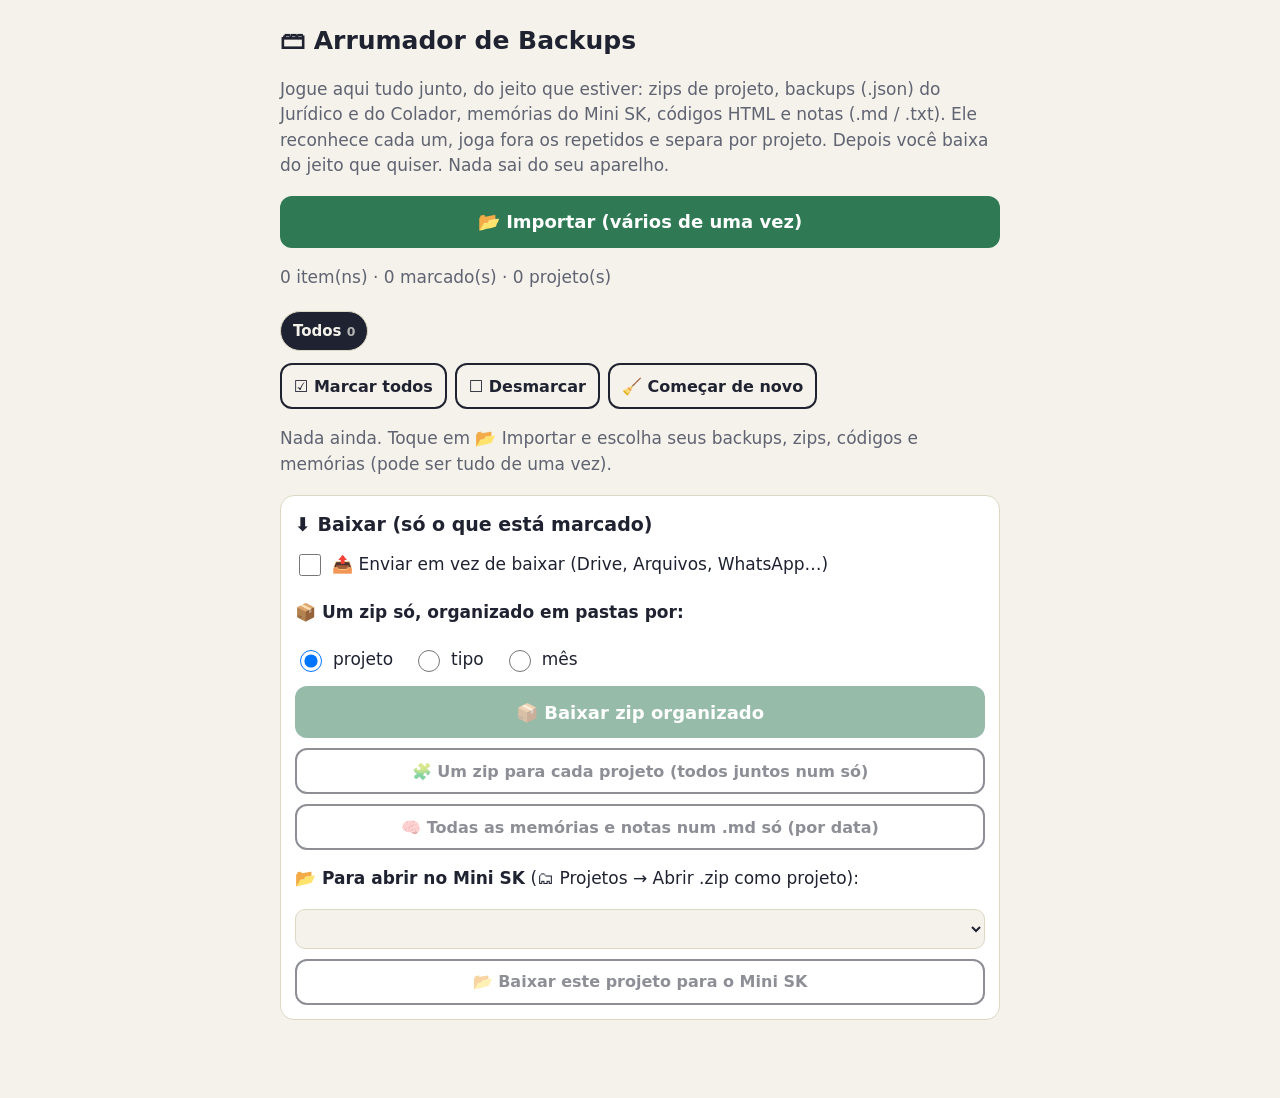
<file: ferramentas/arrumador.html>
<!doctype html>
<html lang="pt-BR">
<head>
<meta charset="utf-8">
<meta name="viewport" content="width=device-width, initial-scale=1">
<title>Arrumador de Backups</title>
<style>/* css/app.css */
:root { --f: #f4f2ea; --c: #fff; --t: #1f2230; --m: #5f6372; --b: #ddd8c4; --v: #2f7a55; color-scheme: light; }
@media (prefers-color-scheme: dark) { :root:not([data-theme="light"]) { --f: #14161c; --c: #1d2029; --t: #e8e9ef; --m: #a2a6b4; --b: #343846; --v: #4fae7f; color-scheme: dark; } }
:root[data-theme="dark"] { --f: #14161c; --c: #1d2029; --t: #e8e9ef; --m: #a2a6b4; --b: #343846; --v: #4fae7f; color-scheme: dark; }
* { box-sizing: border-box; }
body { margin: 0; background: var(--f); color: var(--t); font: 17px/1.5 system-ui, -apple-system, Roboto, sans-serif; padding: 16px 16px 60px; }
main { max-width: 720px; margin: 0 auto; }
h1 { font-size: 25px; margin: 6px 0; } h2 { font-size: 19px; margin: 0 0 8px; } h3 { font-size: 17px; margin: 14px 0 6px; } h3 small { color: var(--m); font-weight: 400; }
.mut { color: var(--m); }
.bt { display: block; width: 100%; font: 700 18px system-ui, sans-serif; padding: 15px; min-height: 52px; border: 0; border-radius: 12px; background: var(--v); color: #fff; margin: 10px 0 0; cursor: pointer; }
.bt2 { background: transparent; color: var(--t); border: 2px solid var(--t); font: 600 16px system-ui, sans-serif; border-radius: 12px; padding: 10px 12px; min-height: 46px; cursor: pointer; }
.bt.bt2 { font-size: 16px; } .bt:disabled { opacity: .5; }
.linha { display: flex; flex-wrap: wrap; gap: 8px; margin: 8px 0; }
.filtros { display: flex; gap: 6px; overflow-x: auto; padding: 4px 0; }
.chip { flex: none; font: 600 15px system-ui; border: 1px solid var(--b); background: var(--c); color: var(--t); border-radius: 99px; padding: 8px 12px; min-height: 40px; cursor: pointer; }
.chip.on { background: var(--t); color: var(--f); } .chip small { opacity: .7; }
.item { display: flex; gap: 10px; align-items: flex-start; background: var(--c); border: 1px solid var(--b); border-radius: 12px; padding: 10px; margin: 6px 0; }
.item.fora { opacity: .45; } .item input[type=checkbox] { width: 24px; height: 24px; flex: none; margin-top: 2px; }
.info { flex: 1; min-width: 0; overflow-wrap: anywhere; } .info small { display: block; color: var(--m); font-size: 13px; }
.tp { font-size: 13px; color: var(--m); }
.mudar { display: block; font-size: 14px; margin-top: 6px; color: var(--m); }
select { font: inherit; padding: 8px; border-radius: 10px; border: 1px solid var(--b); background: var(--f); color: var(--t); max-width: 100%; }
#mk-proj { width: 100%; }
.cartao { background: var(--c); border: 1px solid var(--b); border-radius: 14px; padding: 14px; margin: 18px 0; }
.op { display: inline-flex; gap: 8px; align-items: center; margin: 4px 12px 4px 0; } .op input { width: 22px; height: 22px; }
#aviso { position: fixed; left: 16px; right: 16px; bottom: 16px; max-width: 688px; margin: 0 auto; background: var(--t); color: var(--f); border-radius: 12px; padding: 12px 14px; font-weight: 600; z-index: 9; }
[hidden] { display: none !important; }

</style>
</head>
<body>
<main>
  <h1>🗃 Arrumador de Backups</h1>
  <p class="mut">Jogue aqui tudo junto, do jeito que estiver: zips de projeto, backups (.json) do Jurídico e do Colador, memórias do Mini SK, códigos HTML e notas (.md / .txt). Ele reconhece cada um, joga fora os repetidos e separa por projeto. Depois você baixa do jeito que quiser. Nada sai do seu aparelho.</p>
  <button class="bt" id="importar">📂 Importar (vários de uma vez)</button>
  <input type="file" id="arq" multiple hidden accept=".zip,.tar,.gz,.tgz,.taz,.json,.html,.htm,.md,.txt,application/zip,application/json,text/*">
  <p id="lendo" class="mut" hidden></p>
  <p id="conta" class="mut"></p>
  <div id="filtros" class="filtros"></div>
  <div class="linha"><button class="bt2 mini" id="marcar">☑ Marcar todos</button><button class="bt2 mini" id="desmarcar">☐ Desmarcar</button><button class="bt2 mini" id="limpar">🧹 Começar de novo</button></div>
  <div id="lista"></div>

  <section class="cartao">
    <h2>⬇ Baixar (só o que está marcado)</h2>
    <label class="op"><input type="checkbox" id="por-enviar"> 📤 Enviar em vez de baixar (Drive, Arquivos, WhatsApp…)</label>
    <p><b>📦 Um zip só, organizado em pastas por:</b></p>
    <div class="linha"><label class="op"><input type="radio" name="modo" value="projeto" checked> projeto</label><label class="op"><input type="radio" name="modo" value="tipo"> tipo</label><label class="op"><input type="radio" name="modo" value="mes"> mês</label></div>
    <button class="bt saida" id="bt-organizado">📦 Baixar zip organizado</button>
    <button class="bt bt2 saida" id="bt-projetos">🧩 Um zip para cada projeto (todos juntos num só)</button>
    <button class="bt bt2 saida" id="bt-memoria">🧠 Todas as memórias e notas num .md só (por data)</button>
    <p style="margin-top:16px"><b>📂 Para abrir no Mini SK</b> (🗂 Projetos → Abrir .zip como projeto):</p>
    <select id="mk-proj" aria-label="Projeto"></select>
    <button class="bt bt2 saida" id="bt-minisk">📂 Baixar este projeto para o Mini SK</button>
  </section>
</main>
<div id="aviso" hidden></div>
<script>
/* lib/jszip.min.js */
/*!

JSZip v3.10.1 - A JavaScript class for generating and reading zip files
<http://stuartk.com/jszip>

(c) 2009-2016 Stuart Knightley <stuart [at] stuartk.com>
Dual licenced under the MIT license or GPLv3. See https://raw.github.com/Stuk/jszip/main/LICENSE.markdown.

JSZip uses the library pako released under the MIT license :
https://github.com/nodeca/pako/blob/main/LICENSE
*/

!function(e){if("object"==typeof exports&&"undefined"!=typeof module)module.exports=e();else if("function"==typeof define&&define.amd)define([],e);else{("undefined"!=typeof window?window:"undefined"!=typeof global?global:"undefined"!=typeof self?self:this).JSZip=e()}}(function(){return function s(a,o,h){function u(r,e){if(!o[r]){if(!a[r]){var t="function"==typeof require&&require;if(!e&&t)return t(r,!0);if(l)return l(r,!0);var n=new Error("Cannot find module '"+r+"'");throw n.code="MODULE_NOT_FOUND",n}var i=o[r]={exports:{}};a[r][0].call(i.exports,function(e){var t=a[r][1][e];return u(t||e)},i,i.exports,s,a,o,h)}return o[r].exports}for(var l="function"==typeof require&&require,e=0;e<h.length;e++)u(h[e]);return u}({1:[function(e,t,r){"use strict";var d=e("./utils"),c=e("./support"),p="ABCDEFGHIJKLMNOPQRSTUVWXYZabcdefghijklmnopqrstuvwxyz0123456789+/=";r.encode=function(e){for(var t,r,n,i,s,a,o,h=[],u=0,l=e.length,f=l,c="string"!==d.getTypeOf(e);u<e.length;)f=l-u,n=c?(t=e[u++],r=u<l?e[u++]:0,u<l?e[u++]:0):(t=e.charCodeAt(u++),r=u<l?e.charCodeAt(u++):0,u<l?e.charCodeAt(u++):0),i=t>>2,s=(3&t)<<4|r>>4,a=1<f?(15&r)<<2|n>>6:64,o=2<f?63&n:64,h.push(p.charAt(i)+p.charAt(s)+p.charAt(a)+p.charAt(o));return h.join("")},r.decode=function(e){var t,r,n,i,s,a,o=0,h=0,u="data:";if(e.substr(0,u.length)===u)throw new Error("Invalid base64 input, it looks like a data url.");var l,f=3*(e=e.replace(/[^A-Za-z0-9+/=]/g,"")).length/4;if(e.charAt(e.length-1)===p.charAt(64)&&f--,e.charAt(e.length-2)===p.charAt(64)&&f--,f%1!=0)throw new Error("Invalid base64 input, bad content length.");for(l=c.uint8array?new Uint8Array(0|f):new Array(0|f);o<e.length;)t=p.indexOf(e.charAt(o++))<<2|(i=p.indexOf(e.charAt(o++)))>>4,r=(15&i)<<4|(s=p.indexOf(e.charAt(o++)))>>2,n=(3&s)<<6|(a=p.indexOf(e.charAt(o++))),l[h++]=t,64!==s&&(l[h++]=r),64!==a&&(l[h++]=n);return l}},{"./support":30,"./utils":32}],2:[function(e,t,r){"use strict";var n=e("./external"),i=e("./stream/DataWorker"),s=e("./stream/Crc32Probe"),a=e("./stream/DataLengthProbe");function o(e,t,r,n,i){this.compressedSize=e,this.uncompressedSize=t,this.crc32=r,this.compression=n,this.compressedContent=i}o.prototype={getContentWorker:function(){var e=new i(n.Promise.resolve(this.compressedContent)).pipe(this.compression.uncompressWorker()).pipe(new a("data_length")),t=this;return e.on("end",function(){if(this.streamInfo.data_length!==t.uncompressedSize)throw new Error("Bug : uncompressed data size mismatch")}),e},getCompressedWorker:function(){return new i(n.Promise.resolve(this.compressedContent)).withStreamInfo("compressedSize",this.compressedSize).withStreamInfo("uncompressedSize",this.uncompressedSize).withStreamInfo("crc32",this.crc32).withStreamInfo("compression",this.compression)}},o.createWorkerFrom=function(e,t,r){return e.pipe(new s).pipe(new a("uncompressedSize")).pipe(t.compressWorker(r)).pipe(new a("compressedSize")).withStreamInfo("compression",t)},t.exports=o},{"./external":6,"./stream/Crc32Probe":25,"./stream/DataLengthProbe":26,"./stream/DataWorker":27}],3:[function(e,t,r){"use strict";var n=e("./stream/GenericWorker");r.STORE={magic:"\0\0",compressWorker:function(){return new n("STORE compression")},uncompressWorker:function(){return new n("STORE decompression")}},r.DEFLATE=e("./flate")},{"./flate":7,"./stream/GenericWorker":28}],4:[function(e,t,r){"use strict";var n=e("./utils");var o=function(){for(var e,t=[],r=0;r<256;r++){e=r;for(var n=0;n<8;n++)e=1&e?3988292384^e>>>1:e>>>1;t[r]=e}return t}();t.exports=function(e,t){return void 0!==e&&e.length?"string"!==n.getTypeOf(e)?function(e,t,r,n){var i=o,s=n+r;e^=-1;for(var a=n;a<s;a++)e=e>>>8^i[255&(e^t[a])];return-1^e}(0|t,e,e.length,0):function(e,t,r,n){var i=o,s=n+r;e^=-1;for(var a=n;a<s;a++)e=e>>>8^i[255&(e^t.charCodeAt(a))];return-1^e}(0|t,e,e.length,0):0}},{"./utils":32}],5:[function(e,t,r){"use strict";r.base64=!1,r.binary=!1,r.dir=!1,r.createFolders=!0,r.date=null,r.compression=null,r.compressionOptions=null,r.comment=null,r.unixPermissions=null,r.dosPermissions=null},{}],6:[function(e,t,r){"use strict";var n=null;n="undefined"!=typeof Promise?Promise:e("lie"),t.exports={Promise:n}},{lie:37}],7:[function(e,t,r){"use strict";var n="undefined"!=typeof Uint8Array&&"undefined"!=typeof Uint16Array&&"undefined"!=typeof Uint32Array,i=e("pako"),s=e("./utils"),a=e("./stream/GenericWorker"),o=n?"uint8array":"array";function h(e,t){a.call(this,"FlateWorker/"+e),this._pako=null,this._pakoAction=e,this._pakoOptions=t,this.meta={}}r.magic="\b\0",s.inherits(h,a),h.prototype.processChunk=function(e){this.meta=e.meta,null===this._pako&&this._createPako(),this._pako.push(s.transformTo(o,e.data),!1)},h.prototype.flush=function(){a.prototype.flush.call(this),null===this._pako&&this._createPako(),this._pako.push([],!0)},h.prototype.cleanUp=function(){a.prototype.cleanUp.call(this),this._pako=null},h.prototype._createPako=function(){this._pako=new i[this._pakoAction]({raw:!0,level:this._pakoOptions.level||-1});var t=this;this._pako.onData=function(e){t.push({data:e,meta:t.meta})}},r.compressWorker=function(e){return new h("Deflate",e)},r.uncompressWorker=function(){return new h("Inflate",{})}},{"./stream/GenericWorker":28,"./utils":32,pako:38}],8:[function(e,t,r){"use strict";function A(e,t){var r,n="";for(r=0;r<t;r++)n+=String.fromCharCode(255&e),e>>>=8;return n}function n(e,t,r,n,i,s){var a,o,h=e.file,u=e.compression,l=s!==O.utf8encode,f=I.transformTo("string",s(h.name)),c=I.transformTo("string",O.utf8encode(h.name)),d=h.comment,p=I.transformTo("string",s(d)),m=I.transformTo("string",O.utf8encode(d)),_=c.length!==h.name.length,g=m.length!==d.length,b="",v="",y="",w=h.dir,k=h.date,x={crc32:0,compressedSize:0,uncompressedSize:0};t&&!r||(x.crc32=e.crc32,x.compressedSize=e.compressedSize,x.uncompressedSize=e.uncompressedSize);var S=0;t&&(S|=8),l||!_&&!g||(S|=2048);var z=0,C=0;w&&(z|=16),"UNIX"===i?(C=798,z|=function(e,t){var r=e;return e||(r=t?16893:33204),(65535&r)<<16}(h.unixPermissions,w)):(C=20,z|=function(e){return 63&(e||0)}(h.dosPermissions)),a=k.getUTCHours(),a<<=6,a|=k.getUTCMinutes(),a<<=5,a|=k.getUTCSeconds()/2,o=k.getUTCFullYear()-1980,o<<=4,o|=k.getUTCMonth()+1,o<<=5,o|=k.getUTCDate(),_&&(v=A(1,1)+A(B(f),4)+c,b+="up"+A(v.length,2)+v),g&&(y=A(1,1)+A(B(p),4)+m,b+="uc"+A(y.length,2)+y);var E="";return E+="\n\0",E+=A(S,2),E+=u.magic,E+=A(a,2),E+=A(o,2),E+=A(x.crc32,4),E+=A(x.compressedSize,4),E+=A(x.uncompressedSize,4),E+=A(f.length,2),E+=A(b.length,2),{fileRecord:R.LOCAL_FILE_HEADER+E+f+b,dirRecord:R.CENTRAL_FILE_HEADER+A(C,2)+E+A(p.length,2)+"\0\0\0\0"+A(z,4)+A(n,4)+f+b+p}}var I=e("../utils"),i=e("../stream/GenericWorker"),O=e("../utf8"),B=e("../crc32"),R=e("../signature");function s(e,t,r,n){i.call(this,"ZipFileWorker"),this.bytesWritten=0,this.zipComment=t,this.zipPlatform=r,this.encodeFileName=n,this.streamFiles=e,this.accumulate=!1,this.contentBuffer=[],this.dirRecords=[],this.currentSourceOffset=0,this.entriesCount=0,this.currentFile=null,this._sources=[]}I.inherits(s,i),s.prototype.push=function(e){var t=e.meta.percent||0,r=this.entriesCount,n=this._sources.length;this.accumulate?this.contentBuffer.push(e):(this.bytesWritten+=e.data.length,i.prototype.push.call(this,{data:e.data,meta:{currentFile:this.currentFile,percent:r?(t+100*(r-n-1))/r:100}}))},s.prototype.openedSource=function(e){this.currentSourceOffset=this.bytesWritten,this.currentFile=e.file.name;var t=this.streamFiles&&!e.file.dir;if(t){var r=n(e,t,!1,this.currentSourceOffset,this.zipPlatform,this.encodeFileName);this.push({data:r.fileRecord,meta:{percent:0}})}else this.accumulate=!0},s.prototype.closedSource=function(e){this.accumulate=!1;var t=this.streamFiles&&!e.file.dir,r=n(e,t,!0,this.currentSourceOffset,this.zipPlatform,this.encodeFileName);if(this.dirRecords.push(r.dirRecord),t)this.push({data:function(e){return R.DATA_DESCRIPTOR+A(e.crc32,4)+A(e.compressedSize,4)+A(e.uncompressedSize,4)}(e),meta:{percent:100}});else for(this.push({data:r.fileRecord,meta:{percent:0}});this.contentBuffer.length;)this.push(this.contentBuffer.shift());this.currentFile=null},s.prototype.flush=function(){for(var e=this.bytesWritten,t=0;t<this.dirRecords.length;t++)this.push({data:this.dirRecords[t],meta:{percent:100}});var r=this.bytesWritten-e,n=function(e,t,r,n,i){var s=I.transformTo("string",i(n));return R.CENTRAL_DIRECTORY_END+"\0\0\0\0"+A(e,2)+A(e,2)+A(t,4)+A(r,4)+A(s.length,2)+s}(this.dirRecords.length,r,e,this.zipComment,this.encodeFileName);this.push({data:n,meta:{percent:100}})},s.prototype.prepareNextSource=function(){this.previous=this._sources.shift(),this.openedSource(this.previous.streamInfo),this.isPaused?this.previous.pause():this.previous.resume()},s.prototype.registerPrevious=function(e){this._sources.push(e);var t=this;return e.on("data",function(e){t.processChunk(e)}),e.on("end",function(){t.closedSource(t.previous.streamInfo),t._sources.length?t.prepareNextSource():t.end()}),e.on("error",function(e){t.error(e)}),this},s.prototype.resume=function(){return!!i.prototype.resume.call(this)&&(!this.previous&&this._sources.length?(this.prepareNextSource(),!0):this.previous||this._sources.length||this.generatedError?void 0:(this.end(),!0))},s.prototype.error=function(e){var t=this._sources;if(!i.prototype.error.call(this,e))return!1;for(var r=0;r<t.length;r++)try{t[r].error(e)}catch(e){}return!0},s.prototype.lock=function(){i.prototype.lock.call(this);for(var e=this._sources,t=0;t<e.length;t++)e[t].lock()},t.exports=s},{"../crc32":4,"../signature":23,"../stream/GenericWorker":28,"../utf8":31,"../utils":32}],9:[function(e,t,r){"use strict";var u=e("../compressions"),n=e("./ZipFileWorker");r.generateWorker=function(e,a,t){var o=new n(a.streamFiles,t,a.platform,a.encodeFileName),h=0;try{e.forEach(function(e,t){h++;var r=function(e,t){var r=e||t,n=u[r];if(!n)throw new Error(r+" is not a valid compression method !");return n}(t.options.compression,a.compression),n=t.options.compressionOptions||a.compressionOptions||{},i=t.dir,s=t.date;t._compressWorker(r,n).withStreamInfo("file",{name:e,dir:i,date:s,comment:t.comment||"",unixPermissions:t.unixPermissions,dosPermissions:t.dosPermissions}).pipe(o)}),o.entriesCount=h}catch(e){o.error(e)}return o}},{"../compressions":3,"./ZipFileWorker":8}],10:[function(e,t,r){"use strict";function n(){if(!(this instanceof n))return new n;if(arguments.length)throw new Error("The constructor with parameters has been removed in JSZip 3.0, please check the upgrade guide.");this.files=Object.create(null),this.comment=null,this.root="",this.clone=function(){var e=new n;for(var t in this)"function"!=typeof this[t]&&(e[t]=this[t]);return e}}(n.prototype=e("./object")).loadAsync=e("./load"),n.support=e("./support"),n.defaults=e("./defaults"),n.version="3.10.1",n.loadAsync=function(e,t){return(new n).loadAsync(e,t)},n.external=e("./external"),t.exports=n},{"./defaults":5,"./external":6,"./load":11,"./object":15,"./support":30}],11:[function(e,t,r){"use strict";var u=e("./utils"),i=e("./external"),n=e("./utf8"),s=e("./zipEntries"),a=e("./stream/Crc32Probe"),l=e("./nodejsUtils");function f(n){return new i.Promise(function(e,t){var r=n.decompressed.getContentWorker().pipe(new a);r.on("error",function(e){t(e)}).on("end",function(){r.streamInfo.crc32!==n.decompressed.crc32?t(new Error("Corrupted zip : CRC32 mismatch")):e()}).resume()})}t.exports=function(e,o){var h=this;return o=u.extend(o||{},{base64:!1,checkCRC32:!1,optimizedBinaryString:!1,createFolders:!1,decodeFileName:n.utf8decode}),l.isNode&&l.isStream(e)?i.Promise.reject(new Error("JSZip can't accept a stream when loading a zip file.")):u.prepareContent("the loaded zip file",e,!0,o.optimizedBinaryString,o.base64).then(function(e){var t=new s(o);return t.load(e),t}).then(function(e){var t=[i.Promise.resolve(e)],r=e.files;if(o.checkCRC32)for(var n=0;n<r.length;n++)t.push(f(r[n]));return i.Promise.all(t)}).then(function(e){for(var t=e.shift(),r=t.files,n=0;n<r.length;n++){var i=r[n],s=i.fileNameStr,a=u.resolve(i.fileNameStr);h.file(a,i.decompressed,{binary:!0,optimizedBinaryString:!0,date:i.date,dir:i.dir,comment:i.fileCommentStr.length?i.fileCommentStr:null,unixPermissions:i.unixPermissions,dosPermissions:i.dosPermissions,createFolders:o.createFolders}),i.dir||(h.file(a).unsafeOriginalName=s)}return t.zipComment.length&&(h.comment=t.zipComment),h})}},{"./external":6,"./nodejsUtils":14,"./stream/Crc32Probe":25,"./utf8":31,"./utils":32,"./zipEntries":33}],12:[function(e,t,r){"use strict";var n=e("../utils"),i=e("../stream/GenericWorker");function s(e,t){i.call(this,"Nodejs stream input adapter for "+e),this._upstreamEnded=!1,this._bindStream(t)}n.inherits(s,i),s.prototype._bindStream=function(e){var t=this;(this._stream=e).pause(),e.on("data",function(e){t.push({data:e,meta:{percent:0}})}).on("error",function(e){t.isPaused?this.generatedError=e:t.error(e)}).on("end",function(){t.isPaused?t._upstreamEnded=!0:t.end()})},s.prototype.pause=function(){return!!i.prototype.pause.call(this)&&(this._stream.pause(),!0)},s.prototype.resume=function(){return!!i.prototype.resume.call(this)&&(this._upstreamEnded?this.end():this._stream.resume(),!0)},t.exports=s},{"../stream/GenericWorker":28,"../utils":32}],13:[function(e,t,r){"use strict";var i=e("readable-stream").Readable;function n(e,t,r){i.call(this,t),this._helper=e;var n=this;e.on("data",function(e,t){n.push(e)||n._helper.pause(),r&&r(t)}).on("error",function(e){n.emit("error",e)}).on("end",function(){n.push(null)})}e("../utils").inherits(n,i),n.prototype._read=function(){this._helper.resume()},t.exports=n},{"../utils":32,"readable-stream":16}],14:[function(e,t,r){"use strict";t.exports={isNode:"undefined"!=typeof Buffer,newBufferFrom:function(e,t){if(Buffer.from&&Buffer.from!==Uint8Array.from)return Buffer.from(e,t);if("number"==typeof e)throw new Error('The "data" argument must not be a number');return new Buffer(e,t)},allocBuffer:function(e){if(Buffer.alloc)return Buffer.alloc(e);var t=new Buffer(e);return t.fill(0),t},isBuffer:function(e){return Buffer.isBuffer(e)},isStream:function(e){return e&&"function"==typeof e.on&&"function"==typeof e.pause&&"function"==typeof e.resume}}},{}],15:[function(e,t,r){"use strict";function s(e,t,r){var n,i=u.getTypeOf(t),s=u.extend(r||{},f);s.date=s.date||new Date,null!==s.compression&&(s.compression=s.compression.toUpperCase()),"string"==typeof s.unixPermissions&&(s.unixPermissions=parseInt(s.unixPermissions,8)),s.unixPermissions&&16384&s.unixPermissions&&(s.dir=!0),s.dosPermissions&&16&s.dosPermissions&&(s.dir=!0),s.dir&&(e=g(e)),s.createFolders&&(n=_(e))&&b.call(this,n,!0);var a="string"===i&&!1===s.binary&&!1===s.base64;r&&void 0!==r.binary||(s.binary=!a),(t instanceof c&&0===t.uncompressedSize||s.dir||!t||0===t.length)&&(s.base64=!1,s.binary=!0,t="",s.compression="STORE",i="string");var o=null;o=t instanceof c||t instanceof l?t:p.isNode&&p.isStream(t)?new m(e,t):u.prepareContent(e,t,s.binary,s.optimizedBinaryString,s.base64);var h=new d(e,o,s);this.files[e]=h}var i=e("./utf8"),u=e("./utils"),l=e("./stream/GenericWorker"),a=e("./stream/StreamHelper"),f=e("./defaults"),c=e("./compressedObject"),d=e("./zipObject"),o=e("./generate"),p=e("./nodejsUtils"),m=e("./nodejs/NodejsStreamInputAdapter"),_=function(e){"/"===e.slice(-1)&&(e=e.substring(0,e.length-1));var t=e.lastIndexOf("/");return 0<t?e.substring(0,t):""},g=function(e){return"/"!==e.slice(-1)&&(e+="/"),e},b=function(e,t){return t=void 0!==t?t:f.createFolders,e=g(e),this.files[e]||s.call(this,e,null,{dir:!0,createFolders:t}),this.files[e]};function h(e){return"[object RegExp]"===Object.prototype.toString.call(e)}var n={load:function(){throw new Error("This method has been removed in JSZip 3.0, please check the upgrade guide.")},forEach:function(e){var t,r,n;for(t in this.files)n=this.files[t],(r=t.slice(this.root.length,t.length))&&t.slice(0,this.root.length)===this.root&&e(r,n)},filter:function(r){var n=[];return this.forEach(function(e,t){r(e,t)&&n.push(t)}),n},file:function(e,t,r){if(1!==arguments.length)return e=this.root+e,s.call(this,e,t,r),this;if(h(e)){var n=e;return this.filter(function(e,t){return!t.dir&&n.test(e)})}var i=this.files[this.root+e];return i&&!i.dir?i:null},folder:function(r){if(!r)return this;if(h(r))return this.filter(function(e,t){return t.dir&&r.test(e)});var e=this.root+r,t=b.call(this,e),n=this.clone();return n.root=t.name,n},remove:function(r){r=this.root+r;var e=this.files[r];if(e||("/"!==r.slice(-1)&&(r+="/"),e=this.files[r]),e&&!e.dir)delete this.files[r];else for(var t=this.filter(function(e,t){return t.name.slice(0,r.length)===r}),n=0;n<t.length;n++)delete this.files[t[n].name];return this},generate:function(){throw new Error("This method has been removed in JSZip 3.0, please check the upgrade guide.")},generateInternalStream:function(e){var t,r={};try{if((r=u.extend(e||{},{streamFiles:!1,compression:"STORE",compressionOptions:null,type:"",platform:"DOS",comment:null,mimeType:"application/zip",encodeFileName:i.utf8encode})).type=r.type.toLowerCase(),r.compression=r.compression.toUpperCase(),"binarystring"===r.type&&(r.type="string"),!r.type)throw new Error("No output type specified.");u.checkSupport(r.type),"darwin"!==r.platform&&"freebsd"!==r.platform&&"linux"!==r.platform&&"sunos"!==r.platform||(r.platform="UNIX"),"win32"===r.platform&&(r.platform="DOS");var n=r.comment||this.comment||"";t=o.generateWorker(this,r,n)}catch(e){(t=new l("error")).error(e)}return new a(t,r.type||"string",r.mimeType)},generateAsync:function(e,t){return this.generateInternalStream(e).accumulate(t)},generateNodeStream:function(e,t){return(e=e||{}).type||(e.type="nodebuffer"),this.generateInternalStream(e).toNodejsStream(t)}};t.exports=n},{"./compressedObject":2,"./defaults":5,"./generate":9,"./nodejs/NodejsStreamInputAdapter":12,"./nodejsUtils":14,"./stream/GenericWorker":28,"./stream/StreamHelper":29,"./utf8":31,"./utils":32,"./zipObject":35}],16:[function(e,t,r){"use strict";t.exports=e("stream")},{stream:void 0}],17:[function(e,t,r){"use strict";var n=e("./DataReader");function i(e){n.call(this,e);for(var t=0;t<this.data.length;t++)e[t]=255&e[t]}e("../utils").inherits(i,n),i.prototype.byteAt=function(e){return this.data[this.zero+e]},i.prototype.lastIndexOfSignature=function(e){for(var t=e.charCodeAt(0),r=e.charCodeAt(1),n=e.charCodeAt(2),i=e.charCodeAt(3),s=this.length-4;0<=s;--s)if(this.data[s]===t&&this.data[s+1]===r&&this.data[s+2]===n&&this.data[s+3]===i)return s-this.zero;return-1},i.prototype.readAndCheckSignature=function(e){var t=e.charCodeAt(0),r=e.charCodeAt(1),n=e.charCodeAt(2),i=e.charCodeAt(3),s=this.readData(4);return t===s[0]&&r===s[1]&&n===s[2]&&i===s[3]},i.prototype.readData=function(e){if(this.checkOffset(e),0===e)return[];var t=this.data.slice(this.zero+this.index,this.zero+this.index+e);return this.index+=e,t},t.exports=i},{"../utils":32,"./DataReader":18}],18:[function(e,t,r){"use strict";var n=e("../utils");function i(e){this.data=e,this.length=e.length,this.index=0,this.zero=0}i.prototype={checkOffset:function(e){this.checkIndex(this.index+e)},checkIndex:function(e){if(this.length<this.zero+e||e<0)throw new Error("End of data reached (data length = "+this.length+", asked index = "+e+"). Corrupted zip ?")},setIndex:function(e){this.checkIndex(e),this.index=e},skip:function(e){this.setIndex(this.index+e)},byteAt:function(){},readInt:function(e){var t,r=0;for(this.checkOffset(e),t=this.index+e-1;t>=this.index;t--)r=(r<<8)+this.byteAt(t);return this.index+=e,r},readString:function(e){return n.transformTo("string",this.readData(e))},readData:function(){},lastIndexOfSignature:function(){},readAndCheckSignature:function(){},readDate:function(){var e=this.readInt(4);return new Date(Date.UTC(1980+(e>>25&127),(e>>21&15)-1,e>>16&31,e>>11&31,e>>5&63,(31&e)<<1))}},t.exports=i},{"../utils":32}],19:[function(e,t,r){"use strict";var n=e("./Uint8ArrayReader");function i(e){n.call(this,e)}e("../utils").inherits(i,n),i.prototype.readData=function(e){this.checkOffset(e);var t=this.data.slice(this.zero+this.index,this.zero+this.index+e);return this.index+=e,t},t.exports=i},{"../utils":32,"./Uint8ArrayReader":21}],20:[function(e,t,r){"use strict";var n=e("./DataReader");function i(e){n.call(this,e)}e("../utils").inherits(i,n),i.prototype.byteAt=function(e){return this.data.charCodeAt(this.zero+e)},i.prototype.lastIndexOfSignature=function(e){return this.data.lastIndexOf(e)-this.zero},i.prototype.readAndCheckSignature=function(e){return e===this.readData(4)},i.prototype.readData=function(e){this.checkOffset(e);var t=this.data.slice(this.zero+this.index,this.zero+this.index+e);return this.index+=e,t},t.exports=i},{"../utils":32,"./DataReader":18}],21:[function(e,t,r){"use strict";var n=e("./ArrayReader");function i(e){n.call(this,e)}e("../utils").inherits(i,n),i.prototype.readData=function(e){if(this.checkOffset(e),0===e)return new Uint8Array(0);var t=this.data.subarray(this.zero+this.index,this.zero+this.index+e);return this.index+=e,t},t.exports=i},{"../utils":32,"./ArrayReader":17}],22:[function(e,t,r){"use strict";var n=e("../utils"),i=e("../support"),s=e("./ArrayReader"),a=e("./StringReader"),o=e("./NodeBufferReader"),h=e("./Uint8ArrayReader");t.exports=function(e){var t=n.getTypeOf(e);return n.checkSupport(t),"string"!==t||i.uint8array?"nodebuffer"===t?new o(e):i.uint8array?new h(n.transformTo("uint8array",e)):new s(n.transformTo("array",e)):new a(e)}},{"../support":30,"../utils":32,"./ArrayReader":17,"./NodeBufferReader":19,"./StringReader":20,"./Uint8ArrayReader":21}],23:[function(e,t,r){"use strict";r.LOCAL_FILE_HEADER="PK",r.CENTRAL_FILE_HEADER="PK",r.CENTRAL_DIRECTORY_END="PK",r.ZIP64_CENTRAL_DIRECTORY_LOCATOR="PK",r.ZIP64_CENTRAL_DIRECTORY_END="PK",r.DATA_DESCRIPTOR="PK\b"},{}],24:[function(e,t,r){"use strict";var n=e("./GenericWorker"),i=e("../utils");function s(e){n.call(this,"ConvertWorker to "+e),this.destType=e}i.inherits(s,n),s.prototype.processChunk=function(e){this.push({data:i.transformTo(this.destType,e.data),meta:e.meta})},t.exports=s},{"../utils":32,"./GenericWorker":28}],25:[function(e,t,r){"use strict";var n=e("./GenericWorker"),i=e("../crc32");function s(){n.call(this,"Crc32Probe"),this.withStreamInfo("crc32",0)}e("../utils").inherits(s,n),s.prototype.processChunk=function(e){this.streamInfo.crc32=i(e.data,this.streamInfo.crc32||0),this.push(e)},t.exports=s},{"../crc32":4,"../utils":32,"./GenericWorker":28}],26:[function(e,t,r){"use strict";var n=e("../utils"),i=e("./GenericWorker");function s(e){i.call(this,"DataLengthProbe for "+e),this.propName=e,this.withStreamInfo(e,0)}n.inherits(s,i),s.prototype.processChunk=function(e){if(e){var t=this.streamInfo[this.propName]||0;this.streamInfo[this.propName]=t+e.data.length}i.prototype.processChunk.call(this,e)},t.exports=s},{"../utils":32,"./GenericWorker":28}],27:[function(e,t,r){"use strict";var n=e("../utils"),i=e("./GenericWorker");function s(e){i.call(this,"DataWorker");var t=this;this.dataIsReady=!1,this.index=0,this.max=0,this.data=null,this.type="",this._tickScheduled=!1,e.then(function(e){t.dataIsReady=!0,t.data=e,t.max=e&&e.length||0,t.type=n.getTypeOf(e),t.isPaused||t._tickAndRepeat()},function(e){t.error(e)})}n.inherits(s,i),s.prototype.cleanUp=function(){i.prototype.cleanUp.call(this),this.data=null},s.prototype.resume=function(){return!!i.prototype.resume.call(this)&&(!this._tickScheduled&&this.dataIsReady&&(this._tickScheduled=!0,n.delay(this._tickAndRepeat,[],this)),!0)},s.prototype._tickAndRepeat=function(){this._tickScheduled=!1,this.isPaused||this.isFinished||(this._tick(),this.isFinished||(n.delay(this._tickAndRepeat,[],this),this._tickScheduled=!0))},s.prototype._tick=function(){if(this.isPaused||this.isFinished)return!1;var e=null,t=Math.min(this.max,this.index+16384);if(this.index>=this.max)return this.end();switch(this.type){case"string":e=this.data.substring(this.index,t);break;case"uint8array":e=this.data.subarray(this.index,t);break;case"array":case"nodebuffer":e=this.data.slice(this.index,t)}return this.index=t,this.push({data:e,meta:{percent:this.max?this.index/this.max*100:0}})},t.exports=s},{"../utils":32,"./GenericWorker":28}],28:[function(e,t,r){"use strict";function n(e){this.name=e||"default",this.streamInfo={},this.generatedError=null,this.extraStreamInfo={},this.isPaused=!0,this.isFinished=!1,this.isLocked=!1,this._listeners={data:[],end:[],error:[]},this.previous=null}n.prototype={push:function(e){this.emit("data",e)},end:function(){if(this.isFinished)return!1;this.flush();try{this.emit("end"),this.cleanUp(),this.isFinished=!0}catch(e){this.emit("error",e)}return!0},error:function(e){return!this.isFinished&&(this.isPaused?this.generatedError=e:(this.isFinished=!0,this.emit("error",e),this.previous&&this.previous.error(e),this.cleanUp()),!0)},on:function(e,t){return this._listeners[e].push(t),this},cleanUp:function(){this.streamInfo=this.generatedError=this.extraStreamInfo=null,this._listeners=[]},emit:function(e,t){if(this._listeners[e])for(var r=0;r<this._listeners[e].length;r++)this._listeners[e][r].call(this,t)},pipe:function(e){return e.registerPrevious(this)},registerPrevious:function(e){if(this.isLocked)throw new Error("The stream '"+this+"' has already been used.");this.streamInfo=e.streamInfo,this.mergeStreamInfo(),this.previous=e;var t=this;return e.on("data",function(e){t.processChunk(e)}),e.on("end",function(){t.end()}),e.on("error",function(e){t.error(e)}),this},pause:function(){return!this.isPaused&&!this.isFinished&&(this.isPaused=!0,this.previous&&this.previous.pause(),!0)},resume:function(){if(!this.isPaused||this.isFinished)return!1;var e=this.isPaused=!1;return this.generatedError&&(this.error(this.generatedError),e=!0),this.previous&&this.previous.resume(),!e},flush:function(){},processChunk:function(e){this.push(e)},withStreamInfo:function(e,t){return this.extraStreamInfo[e]=t,this.mergeStreamInfo(),this},mergeStreamInfo:function(){for(var e in this.extraStreamInfo)Object.prototype.hasOwnProperty.call(this.extraStreamInfo,e)&&(this.streamInfo[e]=this.extraStreamInfo[e])},lock:function(){if(this.isLocked)throw new Error("The stream '"+this+"' has already been used.");this.isLocked=!0,this.previous&&this.previous.lock()},toString:function(){var e="Worker "+this.name;return this.previous?this.previous+" -> "+e:e}},t.exports=n},{}],29:[function(e,t,r){"use strict";var h=e("../utils"),i=e("./ConvertWorker"),s=e("./GenericWorker"),u=e("../base64"),n=e("../support"),a=e("../external"),o=null;if(n.nodestream)try{o=e("../nodejs/NodejsStreamOutputAdapter")}catch(e){}function l(e,o){return new a.Promise(function(t,r){var n=[],i=e._internalType,s=e._outputType,a=e._mimeType;e.on("data",function(e,t){n.push(e),o&&o(t)}).on("error",function(e){n=[],r(e)}).on("end",function(){try{var e=function(e,t,r){switch(e){case"blob":return h.newBlob(h.transformTo("arraybuffer",t),r);case"base64":return u.encode(t);default:return h.transformTo(e,t)}}(s,function(e,t){var r,n=0,i=null,s=0;for(r=0;r<t.length;r++)s+=t[r].length;switch(e){case"string":return t.join("");case"array":return Array.prototype.concat.apply([],t);case"uint8array":for(i=new Uint8Array(s),r=0;r<t.length;r++)i.set(t[r],n),n+=t[r].length;return i;case"nodebuffer":return Buffer.concat(t);default:throw new Error("concat : unsupported type '"+e+"'")}}(i,n),a);t(e)}catch(e){r(e)}n=[]}).resume()})}function f(e,t,r){var n=t;switch(t){case"blob":case"arraybuffer":n="uint8array";break;case"base64":n="string"}try{this._internalType=n,this._outputType=t,this._mimeType=r,h.checkSupport(n),this._worker=e.pipe(new i(n)),e.lock()}catch(e){this._worker=new s("error"),this._worker.error(e)}}f.prototype={accumulate:function(e){return l(this,e)},on:function(e,t){var r=this;return"data"===e?this._worker.on(e,function(e){t.call(r,e.data,e.meta)}):this._worker.on(e,function(){h.delay(t,arguments,r)}),this},resume:function(){return h.delay(this._worker.resume,[],this._worker),this},pause:function(){return this._worker.pause(),this},toNodejsStream:function(e){if(h.checkSupport("nodestream"),"nodebuffer"!==this._outputType)throw new Error(this._outputType+" is not supported by this method");return new o(this,{objectMode:"nodebuffer"!==this._outputType},e)}},t.exports=f},{"../base64":1,"../external":6,"../nodejs/NodejsStreamOutputAdapter":13,"../support":30,"../utils":32,"./ConvertWorker":24,"./GenericWorker":28}],30:[function(e,t,r){"use strict";if(r.base64=!0,r.array=!0,r.string=!0,r.arraybuffer="undefined"!=typeof ArrayBuffer&&"undefined"!=typeof Uint8Array,r.nodebuffer="undefined"!=typeof Buffer,r.uint8array="undefined"!=typeof Uint8Array,"undefined"==typeof ArrayBuffer)r.blob=!1;else{var n=new ArrayBuffer(0);try{r.blob=0===new Blob([n],{type:"application/zip"}).size}catch(e){try{var i=new(self.BlobBuilder||self.WebKitBlobBuilder||self.MozBlobBuilder||self.MSBlobBuilder);i.append(n),r.blob=0===i.getBlob("application/zip").size}catch(e){r.blob=!1}}}try{r.nodestream=!!e("readable-stream").Readable}catch(e){r.nodestream=!1}},{"readable-stream":16}],31:[function(e,t,s){"use strict";for(var o=e("./utils"),h=e("./support"),r=e("./nodejsUtils"),n=e("./stream/GenericWorker"),u=new Array(256),i=0;i<256;i++)u[i]=252<=i?6:248<=i?5:240<=i?4:224<=i?3:192<=i?2:1;u[254]=u[254]=1;function a(){n.call(this,"utf-8 decode"),this.leftOver=null}function l(){n.call(this,"utf-8 encode")}s.utf8encode=function(e){return h.nodebuffer?r.newBufferFrom(e,"utf-8"):function(e){var t,r,n,i,s,a=e.length,o=0;for(i=0;i<a;i++)55296==(64512&(r=e.charCodeAt(i)))&&i+1<a&&56320==(64512&(n=e.charCodeAt(i+1)))&&(r=65536+(r-55296<<10)+(n-56320),i++),o+=r<128?1:r<2048?2:r<65536?3:4;for(t=h.uint8array?new Uint8Array(o):new Array(o),i=s=0;s<o;i++)55296==(64512&(r=e.charCodeAt(i)))&&i+1<a&&56320==(64512&(n=e.charCodeAt(i+1)))&&(r=65536+(r-55296<<10)+(n-56320),i++),r<128?t[s++]=r:(r<2048?t[s++]=192|r>>>6:(r<65536?t[s++]=224|r>>>12:(t[s++]=240|r>>>18,t[s++]=128|r>>>12&63),t[s++]=128|r>>>6&63),t[s++]=128|63&r);return t}(e)},s.utf8decode=function(e){return h.nodebuffer?o.transformTo("nodebuffer",e).toString("utf-8"):function(e){var t,r,n,i,s=e.length,a=new Array(2*s);for(t=r=0;t<s;)if((n=e[t++])<128)a[r++]=n;else if(4<(i=u[n]))a[r++]=65533,t+=i-1;else{for(n&=2===i?31:3===i?15:7;1<i&&t<s;)n=n<<6|63&e[t++],i--;1<i?a[r++]=65533:n<65536?a[r++]=n:(n-=65536,a[r++]=55296|n>>10&1023,a[r++]=56320|1023&n)}return a.length!==r&&(a.subarray?a=a.subarray(0,r):a.length=r),o.applyFromCharCode(a)}(e=o.transformTo(h.uint8array?"uint8array":"array",e))},o.inherits(a,n),a.prototype.processChunk=function(e){var t=o.transformTo(h.uint8array?"uint8array":"array",e.data);if(this.leftOver&&this.leftOver.length){if(h.uint8array){var r=t;(t=new Uint8Array(r.length+this.leftOver.length)).set(this.leftOver,0),t.set(r,this.leftOver.length)}else t=this.leftOver.concat(t);this.leftOver=null}var n=function(e,t){var r;for((t=t||e.length)>e.length&&(t=e.length),r=t-1;0<=r&&128==(192&e[r]);)r--;return r<0?t:0===r?t:r+u[e[r]]>t?r:t}(t),i=t;n!==t.length&&(h.uint8array?(i=t.subarray(0,n),this.leftOver=t.subarray(n,t.length)):(i=t.slice(0,n),this.leftOver=t.slice(n,t.length))),this.push({data:s.utf8decode(i),meta:e.meta})},a.prototype.flush=function(){this.leftOver&&this.leftOver.length&&(this.push({data:s.utf8decode(this.leftOver),meta:{}}),this.leftOver=null)},s.Utf8DecodeWorker=a,o.inherits(l,n),l.prototype.processChunk=function(e){this.push({data:s.utf8encode(e.data),meta:e.meta})},s.Utf8EncodeWorker=l},{"./nodejsUtils":14,"./stream/GenericWorker":28,"./support":30,"./utils":32}],32:[function(e,t,a){"use strict";var o=e("./support"),h=e("./base64"),r=e("./nodejsUtils"),u=e("./external");function n(e){return e}function l(e,t){for(var r=0;r<e.length;++r)t[r]=255&e.charCodeAt(r);return t}e("setimmediate"),a.newBlob=function(t,r){a.checkSupport("blob");try{return new Blob([t],{type:r})}catch(e){try{var n=new(self.BlobBuilder||self.WebKitBlobBuilder||self.MozBlobBuilder||self.MSBlobBuilder);return n.append(t),n.getBlob(r)}catch(e){throw new Error("Bug : can't construct the Blob.")}}};var i={stringifyByChunk:function(e,t,r){var n=[],i=0,s=e.length;if(s<=r)return String.fromCharCode.apply(null,e);for(;i<s;)"array"===t||"nodebuffer"===t?n.push(String.fromCharCode.apply(null,e.slice(i,Math.min(i+r,s)))):n.push(String.fromCharCode.apply(null,e.subarray(i,Math.min(i+r,s)))),i+=r;return n.join("")},stringifyByChar:function(e){for(var t="",r=0;r<e.length;r++)t+=String.fromCharCode(e[r]);return t},applyCanBeUsed:{uint8array:function(){try{return o.uint8array&&1===String.fromCharCode.apply(null,new Uint8Array(1)).length}catch(e){return!1}}(),nodebuffer:function(){try{return o.nodebuffer&&1===String.fromCharCode.apply(null,r.allocBuffer(1)).length}catch(e){return!1}}()}};function s(e){var t=65536,r=a.getTypeOf(e),n=!0;if("uint8array"===r?n=i.applyCanBeUsed.uint8array:"nodebuffer"===r&&(n=i.applyCanBeUsed.nodebuffer),n)for(;1<t;)try{return i.stringifyByChunk(e,r,t)}catch(e){t=Math.floor(t/2)}return i.stringifyByChar(e)}function f(e,t){for(var r=0;r<e.length;r++)t[r]=e[r];return t}a.applyFromCharCode=s;var c={};c.string={string:n,array:function(e){return l(e,new Array(e.length))},arraybuffer:function(e){return c.string.uint8array(e).buffer},uint8array:function(e){return l(e,new Uint8Array(e.length))},nodebuffer:function(e){return l(e,r.allocBuffer(e.length))}},c.array={string:s,array:n,arraybuffer:function(e){return new Uint8Array(e).buffer},uint8array:function(e){return new Uint8Array(e)},nodebuffer:function(e){return r.newBufferFrom(e)}},c.arraybuffer={string:function(e){return s(new Uint8Array(e))},array:function(e){return f(new Uint8Array(e),new Array(e.byteLength))},arraybuffer:n,uint8array:function(e){return new Uint8Array(e)},nodebuffer:function(e){return r.newBufferFrom(new Uint8Array(e))}},c.uint8array={string:s,array:function(e){return f(e,new Array(e.length))},arraybuffer:function(e){return e.buffer},uint8array:n,nodebuffer:function(e){return r.newBufferFrom(e)}},c.nodebuffer={string:s,array:function(e){return f(e,new Array(e.length))},arraybuffer:function(e){return c.nodebuffer.uint8array(e).buffer},uint8array:function(e){return f(e,new Uint8Array(e.length))},nodebuffer:n},a.transformTo=function(e,t){if(t=t||"",!e)return t;a.checkSupport(e);var r=a.getTypeOf(t);return c[r][e](t)},a.resolve=function(e){for(var t=e.split("/"),r=[],n=0;n<t.length;n++){var i=t[n];"."===i||""===i&&0!==n&&n!==t.length-1||(".."===i?r.pop():r.push(i))}return r.join("/")},a.getTypeOf=function(e){return"string"==typeof e?"string":"[object Array]"===Object.prototype.toString.call(e)?"array":o.nodebuffer&&r.isBuffer(e)?"nodebuffer":o.uint8array&&e instanceof Uint8Array?"uint8array":o.arraybuffer&&e instanceof ArrayBuffer?"arraybuffer":void 0},a.checkSupport=function(e){if(!o[e.toLowerCase()])throw new Error(e+" is not supported by this platform")},a.MAX_VALUE_16BITS=65535,a.MAX_VALUE_32BITS=-1,a.pretty=function(e){var t,r,n="";for(r=0;r<(e||"").length;r++)n+="\\x"+((t=e.charCodeAt(r))<16?"0":"")+t.toString(16).toUpperCase();return n},a.delay=function(e,t,r){setImmediate(function(){e.apply(r||null,t||[])})},a.inherits=function(e,t){function r(){}r.prototype=t.prototype,e.prototype=new r},a.extend=function(){var e,t,r={};for(e=0;e<arguments.length;e++)for(t in arguments[e])Object.prototype.hasOwnProperty.call(arguments[e],t)&&void 0===r[t]&&(r[t]=arguments[e][t]);return r},a.prepareContent=function(r,e,n,i,s){return u.Promise.resolve(e).then(function(n){return o.blob&&(n instanceof Blob||-1!==["[object File]","[object Blob]"].indexOf(Object.prototype.toString.call(n)))&&"undefined"!=typeof FileReader?new u.Promise(function(t,r){var e=new FileReader;e.onload=function(e){t(e.target.result)},e.onerror=function(e){r(e.target.error)},e.readAsArrayBuffer(n)}):n}).then(function(e){var t=a.getTypeOf(e);return t?("arraybuffer"===t?e=a.transformTo("uint8array",e):"string"===t&&(s?e=h.decode(e):n&&!0!==i&&(e=function(e){return l(e,o.uint8array?new Uint8Array(e.length):new Array(e.length))}(e))),e):u.Promise.reject(new Error("Can't read the data of '"+r+"'. Is it in a supported JavaScript type (String, Blob, ArrayBuffer, etc) ?"))})}},{"./base64":1,"./external":6,"./nodejsUtils":14,"./support":30,setimmediate:54}],33:[function(e,t,r){"use strict";var n=e("./reader/readerFor"),i=e("./utils"),s=e("./signature"),a=e("./zipEntry"),o=e("./support");function h(e){this.files=[],this.loadOptions=e}h.prototype={checkSignature:function(e){if(!this.reader.readAndCheckSignature(e)){this.reader.index-=4;var t=this.reader.readString(4);throw new Error("Corrupted zip or bug: unexpected signature ("+i.pretty(t)+", expected "+i.pretty(e)+")")}},isSignature:function(e,t){var r=this.reader.index;this.reader.setIndex(e);var n=this.reader.readString(4)===t;return this.reader.setIndex(r),n},readBlockEndOfCentral:function(){this.diskNumber=this.reader.readInt(2),this.diskWithCentralDirStart=this.reader.readInt(2),this.centralDirRecordsOnThisDisk=this.reader.readInt(2),this.centralDirRecords=this.reader.readInt(2),this.centralDirSize=this.reader.readInt(4),this.centralDirOffset=this.reader.readInt(4),this.zipCommentLength=this.reader.readInt(2);var e=this.reader.readData(this.zipCommentLength),t=o.uint8array?"uint8array":"array",r=i.transformTo(t,e);this.zipComment=this.loadOptions.decodeFileName(r)},readBlockZip64EndOfCentral:function(){this.zip64EndOfCentralSize=this.reader.readInt(8),this.reader.skip(4),this.diskNumber=this.reader.readInt(4),this.diskWithCentralDirStart=this.reader.readInt(4),this.centralDirRecordsOnThisDisk=this.reader.readInt(8),this.centralDirRecords=this.reader.readInt(8),this.centralDirSize=this.reader.readInt(8),this.centralDirOffset=this.reader.readInt(8),this.zip64ExtensibleData={};for(var e,t,r,n=this.zip64EndOfCentralSize-44;0<n;)e=this.reader.readInt(2),t=this.reader.readInt(4),r=this.reader.readData(t),this.zip64ExtensibleData[e]={id:e,length:t,value:r}},readBlockZip64EndOfCentralLocator:function(){if(this.diskWithZip64CentralDirStart=this.reader.readInt(4),this.relativeOffsetEndOfZip64CentralDir=this.reader.readInt(8),this.disksCount=this.reader.readInt(4),1<this.disksCount)throw new Error("Multi-volumes zip are not supported")},readLocalFiles:function(){var e,t;for(e=0;e<this.files.length;e++)t=this.files[e],this.reader.setIndex(t.localHeaderOffset),this.checkSignature(s.LOCAL_FILE_HEADER),t.readLocalPart(this.reader),t.handleUTF8(),t.processAttributes()},readCentralDir:function(){var e;for(this.reader.setIndex(this.centralDirOffset);this.reader.readAndCheckSignature(s.CENTRAL_FILE_HEADER);)(e=new a({zip64:this.zip64},this.loadOptions)).readCentralPart(this.reader),this.files.push(e);if(this.centralDirRecords!==this.files.length&&0!==this.centralDirRecords&&0===this.files.length)throw new Error("Corrupted zip or bug: expected "+this.centralDirRecords+" records in central dir, got "+this.files.length)},readEndOfCentral:function(){var e=this.reader.lastIndexOfSignature(s.CENTRAL_DIRECTORY_END);if(e<0)throw!this.isSignature(0,s.LOCAL_FILE_HEADER)?new Error("Can't find end of central directory : is this a zip file ? If it is, see https://stuk.github.io/jszip/documentation/howto/read_zip.html"):new Error("Corrupted zip: can't find end of central directory");this.reader.setIndex(e);var t=e;if(this.checkSignature(s.CENTRAL_DIRECTORY_END),this.readBlockEndOfCentral(),this.diskNumber===i.MAX_VALUE_16BITS||this.diskWithCentralDirStart===i.MAX_VALUE_16BITS||this.centralDirRecordsOnThisDisk===i.MAX_VALUE_16BITS||this.centralDirRecords===i.MAX_VALUE_16BITS||this.centralDirSize===i.MAX_VALUE_32BITS||this.centralDirOffset===i.MAX_VALUE_32BITS){if(this.zip64=!0,(e=this.reader.lastIndexOfSignature(s.ZIP64_CENTRAL_DIRECTORY_LOCATOR))<0)throw new Error("Corrupted zip: can't find the ZIP64 end of central directory locator");if(this.reader.setIndex(e),this.checkSignature(s.ZIP64_CENTRAL_DIRECTORY_LOCATOR),this.readBlockZip64EndOfCentralLocator(),!this.isSignature(this.relativeOffsetEndOfZip64CentralDir,s.ZIP64_CENTRAL_DIRECTORY_END)&&(this.relativeOffsetEndOfZip64CentralDir=this.reader.lastIndexOfSignature(s.ZIP64_CENTRAL_DIRECTORY_END),this.relativeOffsetEndOfZip64CentralDir<0))throw new Error("Corrupted zip: can't find the ZIP64 end of central directory");this.reader.setIndex(this.relativeOffsetEndOfZip64CentralDir),this.checkSignature(s.ZIP64_CENTRAL_DIRECTORY_END),this.readBlockZip64EndOfCentral()}var r=this.centralDirOffset+this.centralDirSize;this.zip64&&(r+=20,r+=12+this.zip64EndOfCentralSize);var n=t-r;if(0<n)this.isSignature(t,s.CENTRAL_FILE_HEADER)||(this.reader.zero=n);else if(n<0)throw new Error("Corrupted zip: missing "+Math.abs(n)+" bytes.")},prepareReader:function(e){this.reader=n(e)},load:function(e){this.prepareReader(e),this.readEndOfCentral(),this.readCentralDir(),this.readLocalFiles()}},t.exports=h},{"./reader/readerFor":22,"./signature":23,"./support":30,"./utils":32,"./zipEntry":34}],34:[function(e,t,r){"use strict";var n=e("./reader/readerFor"),s=e("./utils"),i=e("./compressedObject"),a=e("./crc32"),o=e("./utf8"),h=e("./compressions"),u=e("./support");function l(e,t){this.options=e,this.loadOptions=t}l.prototype={isEncrypted:function(){return 1==(1&this.bitFlag)},useUTF8:function(){return 2048==(2048&this.bitFlag)},readLocalPart:function(e){var t,r;if(e.skip(22),this.fileNameLength=e.readInt(2),r=e.readInt(2),this.fileName=e.readData(this.fileNameLength),e.skip(r),-1===this.compressedSize||-1===this.uncompressedSize)throw new Error("Bug or corrupted zip : didn't get enough information from the central directory (compressedSize === -1 || uncompressedSize === -1)");if(null===(t=function(e){for(var t in h)if(Object.prototype.hasOwnProperty.call(h,t)&&h[t].magic===e)return h[t];return null}(this.compressionMethod)))throw new Error("Corrupted zip : compression "+s.pretty(this.compressionMethod)+" unknown (inner file : "+s.transformTo("string",this.fileName)+")");this.decompressed=new i(this.compressedSize,this.uncompressedSize,this.crc32,t,e.readData(this.compressedSize))},readCentralPart:function(e){this.versionMadeBy=e.readInt(2),e.skip(2),this.bitFlag=e.readInt(2),this.compressionMethod=e.readString(2),this.date=e.readDate(),this.crc32=e.readInt(4),this.compressedSize=e.readInt(4),this.uncompressedSize=e.readInt(4);var t=e.readInt(2);if(this.extraFieldsLength=e.readInt(2),this.fileCommentLength=e.readInt(2),this.diskNumberStart=e.readInt(2),this.internalFileAttributes=e.readInt(2),this.externalFileAttributes=e.readInt(4),this.localHeaderOffset=e.readInt(4),this.isEncrypted())throw new Error("Encrypted zip are not supported");e.skip(t),this.readExtraFields(e),this.parseZIP64ExtraField(e),this.fileComment=e.readData(this.fileCommentLength)},processAttributes:function(){this.unixPermissions=null,this.dosPermissions=null;var e=this.versionMadeBy>>8;this.dir=!!(16&this.externalFileAttributes),0==e&&(this.dosPermissions=63&this.externalFileAttributes),3==e&&(this.unixPermissions=this.externalFileAttributes>>16&65535),this.dir||"/"!==this.fileNameStr.slice(-1)||(this.dir=!0)},parseZIP64ExtraField:function(){if(this.extraFields[1]){var e=n(this.extraFields[1].value);this.uncompressedSize===s.MAX_VALUE_32BITS&&(this.uncompressedSize=e.readInt(8)),this.compressedSize===s.MAX_VALUE_32BITS&&(this.compressedSize=e.readInt(8)),this.localHeaderOffset===s.MAX_VALUE_32BITS&&(this.localHeaderOffset=e.readInt(8)),this.diskNumberStart===s.MAX_VALUE_32BITS&&(this.diskNumberStart=e.readInt(4))}},readExtraFields:function(e){var t,r,n,i=e.index+this.extraFieldsLength;for(this.extraFields||(this.extraFields={});e.index+4<i;)t=e.readInt(2),r=e.readInt(2),n=e.readData(r),this.extraFields[t]={id:t,length:r,value:n};e.setIndex(i)},handleUTF8:function(){var e=u.uint8array?"uint8array":"array";if(this.useUTF8())this.fileNameStr=o.utf8decode(this.fileName),this.fileCommentStr=o.utf8decode(this.fileComment);else{var t=this.findExtraFieldUnicodePath();if(null!==t)this.fileNameStr=t;else{var r=s.transformTo(e,this.fileName);this.fileNameStr=this.loadOptions.decodeFileName(r)}var n=this.findExtraFieldUnicodeComment();if(null!==n)this.fileCommentStr=n;else{var i=s.transformTo(e,this.fileComment);this.fileCommentStr=this.loadOptions.decodeFileName(i)}}},findExtraFieldUnicodePath:function(){var e=this.extraFields[28789];if(e){var t=n(e.value);return 1!==t.readInt(1)?null:a(this.fileName)!==t.readInt(4)?null:o.utf8decode(t.readData(e.length-5))}return null},findExtraFieldUnicodeComment:function(){var e=this.extraFields[25461];if(e){var t=n(e.value);return 1!==t.readInt(1)?null:a(this.fileComment)!==t.readInt(4)?null:o.utf8decode(t.readData(e.length-5))}return null}},t.exports=l},{"./compressedObject":2,"./compressions":3,"./crc32":4,"./reader/readerFor":22,"./support":30,"./utf8":31,"./utils":32}],35:[function(e,t,r){"use strict";function n(e,t,r){this.name=e,this.dir=r.dir,this.date=r.date,this.comment=r.comment,this.unixPermissions=r.unixPermissions,this.dosPermissions=r.dosPermissions,this._data=t,this._dataBinary=r.binary,this.options={compression:r.compression,compressionOptions:r.compressionOptions}}var s=e("./stream/StreamHelper"),i=e("./stream/DataWorker"),a=e("./utf8"),o=e("./compressedObject"),h=e("./stream/GenericWorker");n.prototype={internalStream:function(e){var t=null,r="string";try{if(!e)throw new Error("No output type specified.");var n="string"===(r=e.toLowerCase())||"text"===r;"binarystring"!==r&&"text"!==r||(r="string"),t=this._decompressWorker();var i=!this._dataBinary;i&&!n&&(t=t.pipe(new a.Utf8EncodeWorker)),!i&&n&&(t=t.pipe(new a.Utf8DecodeWorker))}catch(e){(t=new h("error")).error(e)}return new s(t,r,"")},async:function(e,t){return this.internalStream(e).accumulate(t)},nodeStream:function(e,t){return this.internalStream(e||"nodebuffer").toNodejsStream(t)},_compressWorker:function(e,t){if(this._data instanceof o&&this._data.compression.magic===e.magic)return this._data.getCompressedWorker();var r=this._decompressWorker();return this._dataBinary||(r=r.pipe(new a.Utf8EncodeWorker)),o.createWorkerFrom(r,e,t)},_decompressWorker:function(){return this._data instanceof o?this._data.getContentWorker():this._data instanceof h?this._data:new i(this._data)}};for(var u=["asText","asBinary","asNodeBuffer","asUint8Array","asArrayBuffer"],l=function(){throw new Error("This method has been removed in JSZip 3.0, please check the upgrade guide.")},f=0;f<u.length;f++)n.prototype[u[f]]=l;t.exports=n},{"./compressedObject":2,"./stream/DataWorker":27,"./stream/GenericWorker":28,"./stream/StreamHelper":29,"./utf8":31}],36:[function(e,l,t){(function(t){"use strict";var r,n,e=t.MutationObserver||t.WebKitMutationObserver;if(e){var i=0,s=new e(u),a=t.document.createTextNode("");s.observe(a,{characterData:!0}),r=function(){a.data=i=++i%2}}else if(t.setImmediate||void 0===t.MessageChannel)r="document"in t&&"onreadystatechange"in t.document.createElement("script")?function(){var e=t.document.createElement("script");e.onreadystatechange=function(){u(),e.onreadystatechange=null,e.parentNode.removeChild(e),e=null},t.document.documentElement.appendChild(e)}:function(){setTimeout(u,0)};else{var o=new t.MessageChannel;o.port1.onmessage=u,r=function(){o.port2.postMessage(0)}}var h=[];function u(){var e,t;n=!0;for(var r=h.length;r;){for(t=h,h=[],e=-1;++e<r;)t[e]();r=h.length}n=!1}l.exports=function(e){1!==h.push(e)||n||r()}}).call(this,"undefined"!=typeof global?global:"undefined"!=typeof self?self:"undefined"!=typeof window?window:{})},{}],37:[function(e,t,r){"use strict";var i=e("immediate");function u(){}var l={},s=["REJECTED"],a=["FULFILLED"],n=["PENDING"];function o(e){if("function"!=typeof e)throw new TypeError("resolver must be a function");this.state=n,this.queue=[],this.outcome=void 0,e!==u&&d(this,e)}function h(e,t,r){this.promise=e,"function"==typeof t&&(this.onFulfilled=t,this.callFulfilled=this.otherCallFulfilled),"function"==typeof r&&(this.onRejected=r,this.callRejected=this.otherCallRejected)}function f(t,r,n){i(function(){var e;try{e=r(n)}catch(e){return l.reject(t,e)}e===t?l.reject(t,new TypeError("Cannot resolve promise with itself")):l.resolve(t,e)})}function c(e){var t=e&&e.then;if(e&&("object"==typeof e||"function"==typeof e)&&"function"==typeof t)return function(){t.apply(e,arguments)}}function d(t,e){var r=!1;function n(e){r||(r=!0,l.reject(t,e))}function i(e){r||(r=!0,l.resolve(t,e))}var s=p(function(){e(i,n)});"error"===s.status&&n(s.value)}function p(e,t){var r={};try{r.value=e(t),r.status="success"}catch(e){r.status="error",r.value=e}return r}(t.exports=o).prototype.finally=function(t){if("function"!=typeof t)return this;var r=this.constructor;return this.then(function(e){return r.resolve(t()).then(function(){return e})},function(e){return r.resolve(t()).then(function(){throw e})})},o.prototype.catch=function(e){return this.then(null,e)},o.prototype.then=function(e,t){if("function"!=typeof e&&this.state===a||"function"!=typeof t&&this.state===s)return this;var r=new this.constructor(u);this.state!==n?f(r,this.state===a?e:t,this.outcome):this.queue.push(new h(r,e,t));return r},h.prototype.callFulfilled=function(e){l.resolve(this.promise,e)},h.prototype.otherCallFulfilled=function(e){f(this.promise,this.onFulfilled,e)},h.prototype.callRejected=function(e){l.reject(this.promise,e)},h.prototype.otherCallRejected=function(e){f(this.promise,this.onRejected,e)},l.resolve=function(e,t){var r=p(c,t);if("error"===r.status)return l.reject(e,r.value);var n=r.value;if(n)d(e,n);else{e.state=a,e.outcome=t;for(var i=-1,s=e.queue.length;++i<s;)e.queue[i].callFulfilled(t)}return e},l.reject=function(e,t){e.state=s,e.outcome=t;for(var r=-1,n=e.queue.length;++r<n;)e.queue[r].callRejected(t);return e},o.resolve=function(e){if(e instanceof this)return e;return l.resolve(new this(u),e)},o.reject=function(e){var t=new this(u);return l.reject(t,e)},o.all=function(e){var r=this;if("[object Array]"!==Object.prototype.toString.call(e))return this.reject(new TypeError("must be an array"));var n=e.length,i=!1;if(!n)return this.resolve([]);var s=new Array(n),a=0,t=-1,o=new this(u);for(;++t<n;)h(e[t],t);return o;function h(e,t){r.resolve(e).then(function(e){s[t]=e,++a!==n||i||(i=!0,l.resolve(o,s))},function(e){i||(i=!0,l.reject(o,e))})}},o.race=function(e){var t=this;if("[object Array]"!==Object.prototype.toString.call(e))return this.reject(new TypeError("must be an array"));var r=e.length,n=!1;if(!r)return this.resolve([]);var i=-1,s=new this(u);for(;++i<r;)a=e[i],t.resolve(a).then(function(e){n||(n=!0,l.resolve(s,e))},function(e){n||(n=!0,l.reject(s,e))});var a;return s}},{immediate:36}],38:[function(e,t,r){"use strict";var n={};(0,e("./lib/utils/common").assign)(n,e("./lib/deflate"),e("./lib/inflate"),e("./lib/zlib/constants")),t.exports=n},{"./lib/deflate":39,"./lib/inflate":40,"./lib/utils/common":41,"./lib/zlib/constants":44}],39:[function(e,t,r){"use strict";var a=e("./zlib/deflate"),o=e("./utils/common"),h=e("./utils/strings"),i=e("./zlib/messages"),s=e("./zlib/zstream"),u=Object.prototype.toString,l=0,f=-1,c=0,d=8;function p(e){if(!(this instanceof p))return new p(e);this.options=o.assign({level:f,method:d,chunkSize:16384,windowBits:15,memLevel:8,strategy:c,to:""},e||{});var t=this.options;t.raw&&0<t.windowBits?t.windowBits=-t.windowBits:t.gzip&&0<t.windowBits&&t.windowBits<16&&(t.windowBits+=16),this.err=0,this.msg="",this.ended=!1,this.chunks=[],this.strm=new s,this.strm.avail_out=0;var r=a.deflateInit2(this.strm,t.level,t.method,t.windowBits,t.memLevel,t.strategy);if(r!==l)throw new Error(i[r]);if(t.header&&a.deflateSetHeader(this.strm,t.header),t.dictionary){var n;if(n="string"==typeof t.dictionary?h.string2buf(t.dictionary):"[object ArrayBuffer]"===u.call(t.dictionary)?new Uint8Array(t.dictionary):t.dictionary,(r=a.deflateSetDictionary(this.strm,n))!==l)throw new Error(i[r]);this._dict_set=!0}}function n(e,t){var r=new p(t);if(r.push(e,!0),r.err)throw r.msg||i[r.err];return r.result}p.prototype.push=function(e,t){var r,n,i=this.strm,s=this.options.chunkSize;if(this.ended)return!1;n=t===~~t?t:!0===t?4:0,"string"==typeof e?i.input=h.string2buf(e):"[object ArrayBuffer]"===u.call(e)?i.input=new Uint8Array(e):i.input=e,i.next_in=0,i.avail_in=i.input.length;do{if(0===i.avail_out&&(i.output=new o.Buf8(s),i.next_out=0,i.avail_out=s),1!==(r=a.deflate(i,n))&&r!==l)return this.onEnd(r),!(this.ended=!0);0!==i.avail_out&&(0!==i.avail_in||4!==n&&2!==n)||("string"===this.options.to?this.onData(h.buf2binstring(o.shrinkBuf(i.output,i.next_out))):this.onData(o.shrinkBuf(i.output,i.next_out)))}while((0<i.avail_in||0===i.avail_out)&&1!==r);return 4===n?(r=a.deflateEnd(this.strm),this.onEnd(r),this.ended=!0,r===l):2!==n||(this.onEnd(l),!(i.avail_out=0))},p.prototype.onData=function(e){this.chunks.push(e)},p.prototype.onEnd=function(e){e===l&&("string"===this.options.to?this.result=this.chunks.join(""):this.result=o.flattenChunks(this.chunks)),this.chunks=[],this.err=e,this.msg=this.strm.msg},r.Deflate=p,r.deflate=n,r.deflateRaw=function(e,t){return(t=t||{}).raw=!0,n(e,t)},r.gzip=function(e,t){return(t=t||{}).gzip=!0,n(e,t)}},{"./utils/common":41,"./utils/strings":42,"./zlib/deflate":46,"./zlib/messages":51,"./zlib/zstream":53}],40:[function(e,t,r){"use strict";var c=e("./zlib/inflate"),d=e("./utils/common"),p=e("./utils/strings"),m=e("./zlib/constants"),n=e("./zlib/messages"),i=e("./zlib/zstream"),s=e("./zlib/gzheader"),_=Object.prototype.toString;function a(e){if(!(this instanceof a))return new a(e);this.options=d.assign({chunkSize:16384,windowBits:0,to:""},e||{});var t=this.options;t.raw&&0<=t.windowBits&&t.windowBits<16&&(t.windowBits=-t.windowBits,0===t.windowBits&&(t.windowBits=-15)),!(0<=t.windowBits&&t.windowBits<16)||e&&e.windowBits||(t.windowBits+=32),15<t.windowBits&&t.windowBits<48&&0==(15&t.windowBits)&&(t.windowBits|=15),this.err=0,this.msg="",this.ended=!1,this.chunks=[],this.strm=new i,this.strm.avail_out=0;var r=c.inflateInit2(this.strm,t.windowBits);if(r!==m.Z_OK)throw new Error(n[r]);this.header=new s,c.inflateGetHeader(this.strm,this.header)}function o(e,t){var r=new a(t);if(r.push(e,!0),r.err)throw r.msg||n[r.err];return r.result}a.prototype.push=function(e,t){var r,n,i,s,a,o,h=this.strm,u=this.options.chunkSize,l=this.options.dictionary,f=!1;if(this.ended)return!1;n=t===~~t?t:!0===t?m.Z_FINISH:m.Z_NO_FLUSH,"string"==typeof e?h.input=p.binstring2buf(e):"[object ArrayBuffer]"===_.call(e)?h.input=new Uint8Array(e):h.input=e,h.next_in=0,h.avail_in=h.input.length;do{if(0===h.avail_out&&(h.output=new d.Buf8(u),h.next_out=0,h.avail_out=u),(r=c.inflate(h,m.Z_NO_FLUSH))===m.Z_NEED_DICT&&l&&(o="string"==typeof l?p.string2buf(l):"[object ArrayBuffer]"===_.call(l)?new Uint8Array(l):l,r=c.inflateSetDictionary(this.strm,o)),r===m.Z_BUF_ERROR&&!0===f&&(r=m.Z_OK,f=!1),r!==m.Z_STREAM_END&&r!==m.Z_OK)return this.onEnd(r),!(this.ended=!0);h.next_out&&(0!==h.avail_out&&r!==m.Z_STREAM_END&&(0!==h.avail_in||n!==m.Z_FINISH&&n!==m.Z_SYNC_FLUSH)||("string"===this.options.to?(i=p.utf8border(h.output,h.next_out),s=h.next_out-i,a=p.buf2string(h.output,i),h.next_out=s,h.avail_out=u-s,s&&d.arraySet(h.output,h.output,i,s,0),this.onData(a)):this.onData(d.shrinkBuf(h.output,h.next_out)))),0===h.avail_in&&0===h.avail_out&&(f=!0)}while((0<h.avail_in||0===h.avail_out)&&r!==m.Z_STREAM_END);return r===m.Z_STREAM_END&&(n=m.Z_FINISH),n===m.Z_FINISH?(r=c.inflateEnd(this.strm),this.onEnd(r),this.ended=!0,r===m.Z_OK):n!==m.Z_SYNC_FLUSH||(this.onEnd(m.Z_OK),!(h.avail_out=0))},a.prototype.onData=function(e){this.chunks.push(e)},a.prototype.onEnd=function(e){e===m.Z_OK&&("string"===this.options.to?this.result=this.chunks.join(""):this.result=d.flattenChunks(this.chunks)),this.chunks=[],this.err=e,this.msg=this.strm.msg},r.Inflate=a,r.inflate=o,r.inflateRaw=function(e,t){return(t=t||{}).raw=!0,o(e,t)},r.ungzip=o},{"./utils/common":41,"./utils/strings":42,"./zlib/constants":44,"./zlib/gzheader":47,"./zlib/inflate":49,"./zlib/messages":51,"./zlib/zstream":53}],41:[function(e,t,r){"use strict";var n="undefined"!=typeof Uint8Array&&"undefined"!=typeof Uint16Array&&"undefined"!=typeof Int32Array;r.assign=function(e){for(var t=Array.prototype.slice.call(arguments,1);t.length;){var r=t.shift();if(r){if("object"!=typeof r)throw new TypeError(r+"must be non-object");for(var n in r)r.hasOwnProperty(n)&&(e[n]=r[n])}}return e},r.shrinkBuf=function(e,t){return e.length===t?e:e.subarray?e.subarray(0,t):(e.length=t,e)};var i={arraySet:function(e,t,r,n,i){if(t.subarray&&e.subarray)e.set(t.subarray(r,r+n),i);else for(var s=0;s<n;s++)e[i+s]=t[r+s]},flattenChunks:function(e){var t,r,n,i,s,a;for(t=n=0,r=e.length;t<r;t++)n+=e[t].length;for(a=new Uint8Array(n),t=i=0,r=e.length;t<r;t++)s=e[t],a.set(s,i),i+=s.length;return a}},s={arraySet:function(e,t,r,n,i){for(var s=0;s<n;s++)e[i+s]=t[r+s]},flattenChunks:function(e){return[].concat.apply([],e)}};r.setTyped=function(e){e?(r.Buf8=Uint8Array,r.Buf16=Uint16Array,r.Buf32=Int32Array,r.assign(r,i)):(r.Buf8=Array,r.Buf16=Array,r.Buf32=Array,r.assign(r,s))},r.setTyped(n)},{}],42:[function(e,t,r){"use strict";var h=e("./common"),i=!0,s=!0;try{String.fromCharCode.apply(null,[0])}catch(e){i=!1}try{String.fromCharCode.apply(null,new Uint8Array(1))}catch(e){s=!1}for(var u=new h.Buf8(256),n=0;n<256;n++)u[n]=252<=n?6:248<=n?5:240<=n?4:224<=n?3:192<=n?2:1;function l(e,t){if(t<65537&&(e.subarray&&s||!e.subarray&&i))return String.fromCharCode.apply(null,h.shrinkBuf(e,t));for(var r="",n=0;n<t;n++)r+=String.fromCharCode(e[n]);return r}u[254]=u[254]=1,r.string2buf=function(e){var t,r,n,i,s,a=e.length,o=0;for(i=0;i<a;i++)55296==(64512&(r=e.charCodeAt(i)))&&i+1<a&&56320==(64512&(n=e.charCodeAt(i+1)))&&(r=65536+(r-55296<<10)+(n-56320),i++),o+=r<128?1:r<2048?2:r<65536?3:4;for(t=new h.Buf8(o),i=s=0;s<o;i++)55296==(64512&(r=e.charCodeAt(i)))&&i+1<a&&56320==(64512&(n=e.charCodeAt(i+1)))&&(r=65536+(r-55296<<10)+(n-56320),i++),r<128?t[s++]=r:(r<2048?t[s++]=192|r>>>6:(r<65536?t[s++]=224|r>>>12:(t[s++]=240|r>>>18,t[s++]=128|r>>>12&63),t[s++]=128|r>>>6&63),t[s++]=128|63&r);return t},r.buf2binstring=function(e){return l(e,e.length)},r.binstring2buf=function(e){for(var t=new h.Buf8(e.length),r=0,n=t.length;r<n;r++)t[r]=e.charCodeAt(r);return t},r.buf2string=function(e,t){var r,n,i,s,a=t||e.length,o=new Array(2*a);for(r=n=0;r<a;)if((i=e[r++])<128)o[n++]=i;else if(4<(s=u[i]))o[n++]=65533,r+=s-1;else{for(i&=2===s?31:3===s?15:7;1<s&&r<a;)i=i<<6|63&e[r++],s--;1<s?o[n++]=65533:i<65536?o[n++]=i:(i-=65536,o[n++]=55296|i>>10&1023,o[n++]=56320|1023&i)}return l(o,n)},r.utf8border=function(e,t){var r;for((t=t||e.length)>e.length&&(t=e.length),r=t-1;0<=r&&128==(192&e[r]);)r--;return r<0?t:0===r?t:r+u[e[r]]>t?r:t}},{"./common":41}],43:[function(e,t,r){"use strict";t.exports=function(e,t,r,n){for(var i=65535&e|0,s=e>>>16&65535|0,a=0;0!==r;){for(r-=a=2e3<r?2e3:r;s=s+(i=i+t[n++]|0)|0,--a;);i%=65521,s%=65521}return i|s<<16|0}},{}],44:[function(e,t,r){"use strict";t.exports={Z_NO_FLUSH:0,Z_PARTIAL_FLUSH:1,Z_SYNC_FLUSH:2,Z_FULL_FLUSH:3,Z_FINISH:4,Z_BLOCK:5,Z_TREES:6,Z_OK:0,Z_STREAM_END:1,Z_NEED_DICT:2,Z_ERRNO:-1,Z_STREAM_ERROR:-2,Z_DATA_ERROR:-3,Z_BUF_ERROR:-5,Z_NO_COMPRESSION:0,Z_BEST_SPEED:1,Z_BEST_COMPRESSION:9,Z_DEFAULT_COMPRESSION:-1,Z_FILTERED:1,Z_HUFFMAN_ONLY:2,Z_RLE:3,Z_FIXED:4,Z_DEFAULT_STRATEGY:0,Z_BINARY:0,Z_TEXT:1,Z_UNKNOWN:2,Z_DEFLATED:8}},{}],45:[function(e,t,r){"use strict";var o=function(){for(var e,t=[],r=0;r<256;r++){e=r;for(var n=0;n<8;n++)e=1&e?3988292384^e>>>1:e>>>1;t[r]=e}return t}();t.exports=function(e,t,r,n){var i=o,s=n+r;e^=-1;for(var a=n;a<s;a++)e=e>>>8^i[255&(e^t[a])];return-1^e}},{}],46:[function(e,t,r){"use strict";var h,c=e("../utils/common"),u=e("./trees"),d=e("./adler32"),p=e("./crc32"),n=e("./messages"),l=0,f=4,m=0,_=-2,g=-1,b=4,i=2,v=8,y=9,s=286,a=30,o=19,w=2*s+1,k=15,x=3,S=258,z=S+x+1,C=42,E=113,A=1,I=2,O=3,B=4;function R(e,t){return e.msg=n[t],t}function T(e){return(e<<1)-(4<e?9:0)}function D(e){for(var t=e.length;0<=--t;)e[t]=0}function F(e){var t=e.state,r=t.pending;r>e.avail_out&&(r=e.avail_out),0!==r&&(c.arraySet(e.output,t.pending_buf,t.pending_out,r,e.next_out),e.next_out+=r,t.pending_out+=r,e.total_out+=r,e.avail_out-=r,t.pending-=r,0===t.pending&&(t.pending_out=0))}function N(e,t){u._tr_flush_block(e,0<=e.block_start?e.block_start:-1,e.strstart-e.block_start,t),e.block_start=e.strstart,F(e.strm)}function U(e,t){e.pending_buf[e.pending++]=t}function P(e,t){e.pending_buf[e.pending++]=t>>>8&255,e.pending_buf[e.pending++]=255&t}function L(e,t){var r,n,i=e.max_chain_length,s=e.strstart,a=e.prev_length,o=e.nice_match,h=e.strstart>e.w_size-z?e.strstart-(e.w_size-z):0,u=e.window,l=e.w_mask,f=e.prev,c=e.strstart+S,d=u[s+a-1],p=u[s+a];e.prev_length>=e.good_match&&(i>>=2),o>e.lookahead&&(o=e.lookahead);do{if(u[(r=t)+a]===p&&u[r+a-1]===d&&u[r]===u[s]&&u[++r]===u[s+1]){s+=2,r++;do{}while(u[++s]===u[++r]&&u[++s]===u[++r]&&u[++s]===u[++r]&&u[++s]===u[++r]&&u[++s]===u[++r]&&u[++s]===u[++r]&&u[++s]===u[++r]&&u[++s]===u[++r]&&s<c);if(n=S-(c-s),s=c-S,a<n){if(e.match_start=t,o<=(a=n))break;d=u[s+a-1],p=u[s+a]}}}while((t=f[t&l])>h&&0!=--i);return a<=e.lookahead?a:e.lookahead}function j(e){var t,r,n,i,s,a,o,h,u,l,f=e.w_size;do{if(i=e.window_size-e.lookahead-e.strstart,e.strstart>=f+(f-z)){for(c.arraySet(e.window,e.window,f,f,0),e.match_start-=f,e.strstart-=f,e.block_start-=f,t=r=e.hash_size;n=e.head[--t],e.head[t]=f<=n?n-f:0,--r;);for(t=r=f;n=e.prev[--t],e.prev[t]=f<=n?n-f:0,--r;);i+=f}if(0===e.strm.avail_in)break;if(a=e.strm,o=e.window,h=e.strstart+e.lookahead,u=i,l=void 0,l=a.avail_in,u<l&&(l=u),r=0===l?0:(a.avail_in-=l,c.arraySet(o,a.input,a.next_in,l,h),1===a.state.wrap?a.adler=d(a.adler,o,l,h):2===a.state.wrap&&(a.adler=p(a.adler,o,l,h)),a.next_in+=l,a.total_in+=l,l),e.lookahead+=r,e.lookahead+e.insert>=x)for(s=e.strstart-e.insert,e.ins_h=e.window[s],e.ins_h=(e.ins_h<<e.hash_shift^e.window[s+1])&e.hash_mask;e.insert&&(e.ins_h=(e.ins_h<<e.hash_shift^e.window[s+x-1])&e.hash_mask,e.prev[s&e.w_mask]=e.head[e.ins_h],e.head[e.ins_h]=s,s++,e.insert--,!(e.lookahead+e.insert<x)););}while(e.lookahead<z&&0!==e.strm.avail_in)}function Z(e,t){for(var r,n;;){if(e.lookahead<z){if(j(e),e.lookahead<z&&t===l)return A;if(0===e.lookahead)break}if(r=0,e.lookahead>=x&&(e.ins_h=(e.ins_h<<e.hash_shift^e.window[e.strstart+x-1])&e.hash_mask,r=e.prev[e.strstart&e.w_mask]=e.head[e.ins_h],e.head[e.ins_h]=e.strstart),0!==r&&e.strstart-r<=e.w_size-z&&(e.match_length=L(e,r)),e.match_length>=x)if(n=u._tr_tally(e,e.strstart-e.match_start,e.match_length-x),e.lookahead-=e.match_length,e.match_length<=e.max_lazy_match&&e.lookahead>=x){for(e.match_length--;e.strstart++,e.ins_h=(e.ins_h<<e.hash_shift^e.window[e.strstart+x-1])&e.hash_mask,r=e.prev[e.strstart&e.w_mask]=e.head[e.ins_h],e.head[e.ins_h]=e.strstart,0!=--e.match_length;);e.strstart++}else e.strstart+=e.match_length,e.match_length=0,e.ins_h=e.window[e.strstart],e.ins_h=(e.ins_h<<e.hash_shift^e.window[e.strstart+1])&e.hash_mask;else n=u._tr_tally(e,0,e.window[e.strstart]),e.lookahead--,e.strstart++;if(n&&(N(e,!1),0===e.strm.avail_out))return A}return e.insert=e.strstart<x-1?e.strstart:x-1,t===f?(N(e,!0),0===e.strm.avail_out?O:B):e.last_lit&&(N(e,!1),0===e.strm.avail_out)?A:I}function W(e,t){for(var r,n,i;;){if(e.lookahead<z){if(j(e),e.lookahead<z&&t===l)return A;if(0===e.lookahead)break}if(r=0,e.lookahead>=x&&(e.ins_h=(e.ins_h<<e.hash_shift^e.window[e.strstart+x-1])&e.hash_mask,r=e.prev[e.strstart&e.w_mask]=e.head[e.ins_h],e.head[e.ins_h]=e.strstart),e.prev_length=e.match_length,e.prev_match=e.match_start,e.match_length=x-1,0!==r&&e.prev_length<e.max_lazy_match&&e.strstart-r<=e.w_size-z&&(e.match_length=L(e,r),e.match_length<=5&&(1===e.strategy||e.match_length===x&&4096<e.strstart-e.match_start)&&(e.match_length=x-1)),e.prev_length>=x&&e.match_length<=e.prev_length){for(i=e.strstart+e.lookahead-x,n=u._tr_tally(e,e.strstart-1-e.prev_match,e.prev_length-x),e.lookahead-=e.prev_length-1,e.prev_length-=2;++e.strstart<=i&&(e.ins_h=(e.ins_h<<e.hash_shift^e.window[e.strstart+x-1])&e.hash_mask,r=e.prev[e.strstart&e.w_mask]=e.head[e.ins_h],e.head[e.ins_h]=e.strstart),0!=--e.prev_length;);if(e.match_available=0,e.match_length=x-1,e.strstart++,n&&(N(e,!1),0===e.strm.avail_out))return A}else if(e.match_available){if((n=u._tr_tally(e,0,e.window[e.strstart-1]))&&N(e,!1),e.strstart++,e.lookahead--,0===e.strm.avail_out)return A}else e.match_available=1,e.strstart++,e.lookahead--}return e.match_available&&(n=u._tr_tally(e,0,e.window[e.strstart-1]),e.match_available=0),e.insert=e.strstart<x-1?e.strstart:x-1,t===f?(N(e,!0),0===e.strm.avail_out?O:B):e.last_lit&&(N(e,!1),0===e.strm.avail_out)?A:I}function M(e,t,r,n,i){this.good_length=e,this.max_lazy=t,this.nice_length=r,this.max_chain=n,this.func=i}function H(){this.strm=null,this.status=0,this.pending_buf=null,this.pending_buf_size=0,this.pending_out=0,this.pending=0,this.wrap=0,this.gzhead=null,this.gzindex=0,this.method=v,this.last_flush=-1,this.w_size=0,this.w_bits=0,this.w_mask=0,this.window=null,this.window_size=0,this.prev=null,this.head=null,this.ins_h=0,this.hash_size=0,this.hash_bits=0,this.hash_mask=0,this.hash_shift=0,this.block_start=0,this.match_length=0,this.prev_match=0,this.match_available=0,this.strstart=0,this.match_start=0,this.lookahead=0,this.prev_length=0,this.max_chain_length=0,this.max_lazy_match=0,this.level=0,this.strategy=0,this.good_match=0,this.nice_match=0,this.dyn_ltree=new c.Buf16(2*w),this.dyn_dtree=new c.Buf16(2*(2*a+1)),this.bl_tree=new c.Buf16(2*(2*o+1)),D(this.dyn_ltree),D(this.dyn_dtree),D(this.bl_tree),this.l_desc=null,this.d_desc=null,this.bl_desc=null,this.bl_count=new c.Buf16(k+1),this.heap=new c.Buf16(2*s+1),D(this.heap),this.heap_len=0,this.heap_max=0,this.depth=new c.Buf16(2*s+1),D(this.depth),this.l_buf=0,this.lit_bufsize=0,this.last_lit=0,this.d_buf=0,this.opt_len=0,this.static_len=0,this.matches=0,this.insert=0,this.bi_buf=0,this.bi_valid=0}function G(e){var t;return e&&e.state?(e.total_in=e.total_out=0,e.data_type=i,(t=e.state).pending=0,t.pending_out=0,t.wrap<0&&(t.wrap=-t.wrap),t.status=t.wrap?C:E,e.adler=2===t.wrap?0:1,t.last_flush=l,u._tr_init(t),m):R(e,_)}function K(e){var t=G(e);return t===m&&function(e){e.window_size=2*e.w_size,D(e.head),e.max_lazy_match=h[e.level].max_lazy,e.good_match=h[e.level].good_length,e.nice_match=h[e.level].nice_length,e.max_chain_length=h[e.level].max_chain,e.strstart=0,e.block_start=0,e.lookahead=0,e.insert=0,e.match_length=e.prev_length=x-1,e.match_available=0,e.ins_h=0}(e.state),t}function Y(e,t,r,n,i,s){if(!e)return _;var a=1;if(t===g&&(t=6),n<0?(a=0,n=-n):15<n&&(a=2,n-=16),i<1||y<i||r!==v||n<8||15<n||t<0||9<t||s<0||b<s)return R(e,_);8===n&&(n=9);var o=new H;return(e.state=o).strm=e,o.wrap=a,o.gzhead=null,o.w_bits=n,o.w_size=1<<o.w_bits,o.w_mask=o.w_size-1,o.hash_bits=i+7,o.hash_size=1<<o.hash_bits,o.hash_mask=o.hash_size-1,o.hash_shift=~~((o.hash_bits+x-1)/x),o.window=new c.Buf8(2*o.w_size),o.head=new c.Buf16(o.hash_size),o.prev=new c.Buf16(o.w_size),o.lit_bufsize=1<<i+6,o.pending_buf_size=4*o.lit_bufsize,o.pending_buf=new c.Buf8(o.pending_buf_size),o.d_buf=1*o.lit_bufsize,o.l_buf=3*o.lit_bufsize,o.level=t,o.strategy=s,o.method=r,K(e)}h=[new M(0,0,0,0,function(e,t){var r=65535;for(r>e.pending_buf_size-5&&(r=e.pending_buf_size-5);;){if(e.lookahead<=1){if(j(e),0===e.lookahead&&t===l)return A;if(0===e.lookahead)break}e.strstart+=e.lookahead,e.lookahead=0;var n=e.block_start+r;if((0===e.strstart||e.strstart>=n)&&(e.lookahead=e.strstart-n,e.strstart=n,N(e,!1),0===e.strm.avail_out))return A;if(e.strstart-e.block_start>=e.w_size-z&&(N(e,!1),0===e.strm.avail_out))return A}return e.insert=0,t===f?(N(e,!0),0===e.strm.avail_out?O:B):(e.strstart>e.block_start&&(N(e,!1),e.strm.avail_out),A)}),new M(4,4,8,4,Z),new M(4,5,16,8,Z),new M(4,6,32,32,Z),new M(4,4,16,16,W),new M(8,16,32,32,W),new M(8,16,128,128,W),new M(8,32,128,256,W),new M(32,128,258,1024,W),new M(32,258,258,4096,W)],r.deflateInit=function(e,t){return Y(e,t,v,15,8,0)},r.deflateInit2=Y,r.deflateReset=K,r.deflateResetKeep=G,r.deflateSetHeader=function(e,t){return e&&e.state?2!==e.state.wrap?_:(e.state.gzhead=t,m):_},r.deflate=function(e,t){var r,n,i,s;if(!e||!e.state||5<t||t<0)return e?R(e,_):_;if(n=e.state,!e.output||!e.input&&0!==e.avail_in||666===n.status&&t!==f)return R(e,0===e.avail_out?-5:_);if(n.strm=e,r=n.last_flush,n.last_flush=t,n.status===C)if(2===n.wrap)e.adler=0,U(n,31),U(n,139),U(n,8),n.gzhead?(U(n,(n.gzhead.text?1:0)+(n.gzhead.hcrc?2:0)+(n.gzhead.extra?4:0)+(n.gzhead.name?8:0)+(n.gzhead.comment?16:0)),U(n,255&n.gzhead.time),U(n,n.gzhead.time>>8&255),U(n,n.gzhead.time>>16&255),U(n,n.gzhead.time>>24&255),U(n,9===n.level?2:2<=n.strategy||n.level<2?4:0),U(n,255&n.gzhead.os),n.gzhead.extra&&n.gzhead.extra.length&&(U(n,255&n.gzhead.extra.length),U(n,n.gzhead.extra.length>>8&255)),n.gzhead.hcrc&&(e.adler=p(e.adler,n.pending_buf,n.pending,0)),n.gzindex=0,n.status=69):(U(n,0),U(n,0),U(n,0),U(n,0),U(n,0),U(n,9===n.level?2:2<=n.strategy||n.level<2?4:0),U(n,3),n.status=E);else{var a=v+(n.w_bits-8<<4)<<8;a|=(2<=n.strategy||n.level<2?0:n.level<6?1:6===n.level?2:3)<<6,0!==n.strstart&&(a|=32),a+=31-a%31,n.status=E,P(n,a),0!==n.strstart&&(P(n,e.adler>>>16),P(n,65535&e.adler)),e.adler=1}if(69===n.status)if(n.gzhead.extra){for(i=n.pending;n.gzindex<(65535&n.gzhead.extra.length)&&(n.pending!==n.pending_buf_size||(n.gzhead.hcrc&&n.pending>i&&(e.adler=p(e.adler,n.pending_buf,n.pending-i,i)),F(e),i=n.pending,n.pending!==n.pending_buf_size));)U(n,255&n.gzhead.extra[n.gzindex]),n.gzindex++;n.gzhead.hcrc&&n.pending>i&&(e.adler=p(e.adler,n.pending_buf,n.pending-i,i)),n.gzindex===n.gzhead.extra.length&&(n.gzindex=0,n.status=73)}else n.status=73;if(73===n.status)if(n.gzhead.name){i=n.pending;do{if(n.pending===n.pending_buf_size&&(n.gzhead.hcrc&&n.pending>i&&(e.adler=p(e.adler,n.pending_buf,n.pending-i,i)),F(e),i=n.pending,n.pending===n.pending_buf_size)){s=1;break}s=n.gzindex<n.gzhead.name.length?255&n.gzhead.name.charCodeAt(n.gzindex++):0,U(n,s)}while(0!==s);n.gzhead.hcrc&&n.pending>i&&(e.adler=p(e.adler,n.pending_buf,n.pending-i,i)),0===s&&(n.gzindex=0,n.status=91)}else n.status=91;if(91===n.status)if(n.gzhead.comment){i=n.pending;do{if(n.pending===n.pending_buf_size&&(n.gzhead.hcrc&&n.pending>i&&(e.adler=p(e.adler,n.pending_buf,n.pending-i,i)),F(e),i=n.pending,n.pending===n.pending_buf_size)){s=1;break}s=n.gzindex<n.gzhead.comment.length?255&n.gzhead.comment.charCodeAt(n.gzindex++):0,U(n,s)}while(0!==s);n.gzhead.hcrc&&n.pending>i&&(e.adler=p(e.adler,n.pending_buf,n.pending-i,i)),0===s&&(n.status=103)}else n.status=103;if(103===n.status&&(n.gzhead.hcrc?(n.pending+2>n.pending_buf_size&&F(e),n.pending+2<=n.pending_buf_size&&(U(n,255&e.adler),U(n,e.adler>>8&255),e.adler=0,n.status=E)):n.status=E),0!==n.pending){if(F(e),0===e.avail_out)return n.last_flush=-1,m}else if(0===e.avail_in&&T(t)<=T(r)&&t!==f)return R(e,-5);if(666===n.status&&0!==e.avail_in)return R(e,-5);if(0!==e.avail_in||0!==n.lookahead||t!==l&&666!==n.status){var o=2===n.strategy?function(e,t){for(var r;;){if(0===e.lookahead&&(j(e),0===e.lookahead)){if(t===l)return A;break}if(e.match_length=0,r=u._tr_tally(e,0,e.window[e.strstart]),e.lookahead--,e.strstart++,r&&(N(e,!1),0===e.strm.avail_out))return A}return e.insert=0,t===f?(N(e,!0),0===e.strm.avail_out?O:B):e.last_lit&&(N(e,!1),0===e.strm.avail_out)?A:I}(n,t):3===n.strategy?function(e,t){for(var r,n,i,s,a=e.window;;){if(e.lookahead<=S){if(j(e),e.lookahead<=S&&t===l)return A;if(0===e.lookahead)break}if(e.match_length=0,e.lookahead>=x&&0<e.strstart&&(n=a[i=e.strstart-1])===a[++i]&&n===a[++i]&&n===a[++i]){s=e.strstart+S;do{}while(n===a[++i]&&n===a[++i]&&n===a[++i]&&n===a[++i]&&n===a[++i]&&n===a[++i]&&n===a[++i]&&n===a[++i]&&i<s);e.match_length=S-(s-i),e.match_length>e.lookahead&&(e.match_length=e.lookahead)}if(e.match_length>=x?(r=u._tr_tally(e,1,e.match_length-x),e.lookahead-=e.match_length,e.strstart+=e.match_length,e.match_length=0):(r=u._tr_tally(e,0,e.window[e.strstart]),e.lookahead--,e.strstart++),r&&(N(e,!1),0===e.strm.avail_out))return A}return e.insert=0,t===f?(N(e,!0),0===e.strm.avail_out?O:B):e.last_lit&&(N(e,!1),0===e.strm.avail_out)?A:I}(n,t):h[n.level].func(n,t);if(o!==O&&o!==B||(n.status=666),o===A||o===O)return 0===e.avail_out&&(n.last_flush=-1),m;if(o===I&&(1===t?u._tr_align(n):5!==t&&(u._tr_stored_block(n,0,0,!1),3===t&&(D(n.head),0===n.lookahead&&(n.strstart=0,n.block_start=0,n.insert=0))),F(e),0===e.avail_out))return n.last_flush=-1,m}return t!==f?m:n.wrap<=0?1:(2===n.wrap?(U(n,255&e.adler),U(n,e.adler>>8&255),U(n,e.adler>>16&255),U(n,e.adler>>24&255),U(n,255&e.total_in),U(n,e.total_in>>8&255),U(n,e.total_in>>16&255),U(n,e.total_in>>24&255)):(P(n,e.adler>>>16),P(n,65535&e.adler)),F(e),0<n.wrap&&(n.wrap=-n.wrap),0!==n.pending?m:1)},r.deflateEnd=function(e){var t;return e&&e.state?(t=e.state.status)!==C&&69!==t&&73!==t&&91!==t&&103!==t&&t!==E&&666!==t?R(e,_):(e.state=null,t===E?R(e,-3):m):_},r.deflateSetDictionary=function(e,t){var r,n,i,s,a,o,h,u,l=t.length;if(!e||!e.state)return _;if(2===(s=(r=e.state).wrap)||1===s&&r.status!==C||r.lookahead)return _;for(1===s&&(e.adler=d(e.adler,t,l,0)),r.wrap=0,l>=r.w_size&&(0===s&&(D(r.head),r.strstart=0,r.block_start=0,r.insert=0),u=new c.Buf8(r.w_size),c.arraySet(u,t,l-r.w_size,r.w_size,0),t=u,l=r.w_size),a=e.avail_in,o=e.next_in,h=e.input,e.avail_in=l,e.next_in=0,e.input=t,j(r);r.lookahead>=x;){for(n=r.strstart,i=r.lookahead-(x-1);r.ins_h=(r.ins_h<<r.hash_shift^r.window[n+x-1])&r.hash_mask,r.prev[n&r.w_mask]=r.head[r.ins_h],r.head[r.ins_h]=n,n++,--i;);r.strstart=n,r.lookahead=x-1,j(r)}return r.strstart+=r.lookahead,r.block_start=r.strstart,r.insert=r.lookahead,r.lookahead=0,r.match_length=r.prev_length=x-1,r.match_available=0,e.next_in=o,e.input=h,e.avail_in=a,r.wrap=s,m},r.deflateInfo="pako deflate (from Nodeca project)"},{"../utils/common":41,"./adler32":43,"./crc32":45,"./messages":51,"./trees":52}],47:[function(e,t,r){"use strict";t.exports=function(){this.text=0,this.time=0,this.xflags=0,this.os=0,this.extra=null,this.extra_len=0,this.name="",this.comment="",this.hcrc=0,this.done=!1}},{}],48:[function(e,t,r){"use strict";t.exports=function(e,t){var r,n,i,s,a,o,h,u,l,f,c,d,p,m,_,g,b,v,y,w,k,x,S,z,C;r=e.state,n=e.next_in,z=e.input,i=n+(e.avail_in-5),s=e.next_out,C=e.output,a=s-(t-e.avail_out),o=s+(e.avail_out-257),h=r.dmax,u=r.wsize,l=r.whave,f=r.wnext,c=r.window,d=r.hold,p=r.bits,m=r.lencode,_=r.distcode,g=(1<<r.lenbits)-1,b=(1<<r.distbits)-1;e:do{p<15&&(d+=z[n++]<<p,p+=8,d+=z[n++]<<p,p+=8),v=m[d&g];t:for(;;){if(d>>>=y=v>>>24,p-=y,0===(y=v>>>16&255))C[s++]=65535&v;else{if(!(16&y)){if(0==(64&y)){v=m[(65535&v)+(d&(1<<y)-1)];continue t}if(32&y){r.mode=12;break e}e.msg="invalid literal/length code",r.mode=30;break e}w=65535&v,(y&=15)&&(p<y&&(d+=z[n++]<<p,p+=8),w+=d&(1<<y)-1,d>>>=y,p-=y),p<15&&(d+=z[n++]<<p,p+=8,d+=z[n++]<<p,p+=8),v=_[d&b];r:for(;;){if(d>>>=y=v>>>24,p-=y,!(16&(y=v>>>16&255))){if(0==(64&y)){v=_[(65535&v)+(d&(1<<y)-1)];continue r}e.msg="invalid distance code",r.mode=30;break e}if(k=65535&v,p<(y&=15)&&(d+=z[n++]<<p,(p+=8)<y&&(d+=z[n++]<<p,p+=8)),h<(k+=d&(1<<y)-1)){e.msg="invalid distance too far back",r.mode=30;break e}if(d>>>=y,p-=y,(y=s-a)<k){if(l<(y=k-y)&&r.sane){e.msg="invalid distance too far back",r.mode=30;break e}if(S=c,(x=0)===f){if(x+=u-y,y<w){for(w-=y;C[s++]=c[x++],--y;);x=s-k,S=C}}else if(f<y){if(x+=u+f-y,(y-=f)<w){for(w-=y;C[s++]=c[x++],--y;);if(x=0,f<w){for(w-=y=f;C[s++]=c[x++],--y;);x=s-k,S=C}}}else if(x+=f-y,y<w){for(w-=y;C[s++]=c[x++],--y;);x=s-k,S=C}for(;2<w;)C[s++]=S[x++],C[s++]=S[x++],C[s++]=S[x++],w-=3;w&&(C[s++]=S[x++],1<w&&(C[s++]=S[x++]))}else{for(x=s-k;C[s++]=C[x++],C[s++]=C[x++],C[s++]=C[x++],2<(w-=3););w&&(C[s++]=C[x++],1<w&&(C[s++]=C[x++]))}break}}break}}while(n<i&&s<o);n-=w=p>>3,d&=(1<<(p-=w<<3))-1,e.next_in=n,e.next_out=s,e.avail_in=n<i?i-n+5:5-(n-i),e.avail_out=s<o?o-s+257:257-(s-o),r.hold=d,r.bits=p}},{}],49:[function(e,t,r){"use strict";var I=e("../utils/common"),O=e("./adler32"),B=e("./crc32"),R=e("./inffast"),T=e("./inftrees"),D=1,F=2,N=0,U=-2,P=1,n=852,i=592;function L(e){return(e>>>24&255)+(e>>>8&65280)+((65280&e)<<8)+((255&e)<<24)}function s(){this.mode=0,this.last=!1,this.wrap=0,this.havedict=!1,this.flags=0,this.dmax=0,this.check=0,this.total=0,this.head=null,this.wbits=0,this.wsize=0,this.whave=0,this.wnext=0,this.window=null,this.hold=0,this.bits=0,this.length=0,this.offset=0,this.extra=0,this.lencode=null,this.distcode=null,this.lenbits=0,this.distbits=0,this.ncode=0,this.nlen=0,this.ndist=0,this.have=0,this.next=null,this.lens=new I.Buf16(320),this.work=new I.Buf16(288),this.lendyn=null,this.distdyn=null,this.sane=0,this.back=0,this.was=0}function a(e){var t;return e&&e.state?(t=e.state,e.total_in=e.total_out=t.total=0,e.msg="",t.wrap&&(e.adler=1&t.wrap),t.mode=P,t.last=0,t.havedict=0,t.dmax=32768,t.head=null,t.hold=0,t.bits=0,t.lencode=t.lendyn=new I.Buf32(n),t.distcode=t.distdyn=new I.Buf32(i),t.sane=1,t.back=-1,N):U}function o(e){var t;return e&&e.state?((t=e.state).wsize=0,t.whave=0,t.wnext=0,a(e)):U}function h(e,t){var r,n;return e&&e.state?(n=e.state,t<0?(r=0,t=-t):(r=1+(t>>4),t<48&&(t&=15)),t&&(t<8||15<t)?U:(null!==n.window&&n.wbits!==t&&(n.window=null),n.wrap=r,n.wbits=t,o(e))):U}function u(e,t){var r,n;return e?(n=new s,(e.state=n).window=null,(r=h(e,t))!==N&&(e.state=null),r):U}var l,f,c=!0;function j(e){if(c){var t;for(l=new I.Buf32(512),f=new I.Buf32(32),t=0;t<144;)e.lens[t++]=8;for(;t<256;)e.lens[t++]=9;for(;t<280;)e.lens[t++]=7;for(;t<288;)e.lens[t++]=8;for(T(D,e.lens,0,288,l,0,e.work,{bits:9}),t=0;t<32;)e.lens[t++]=5;T(F,e.lens,0,32,f,0,e.work,{bits:5}),c=!1}e.lencode=l,e.lenbits=9,e.distcode=f,e.distbits=5}function Z(e,t,r,n){var i,s=e.state;return null===s.window&&(s.wsize=1<<s.wbits,s.wnext=0,s.whave=0,s.window=new I.Buf8(s.wsize)),n>=s.wsize?(I.arraySet(s.window,t,r-s.wsize,s.wsize,0),s.wnext=0,s.whave=s.wsize):(n<(i=s.wsize-s.wnext)&&(i=n),I.arraySet(s.window,t,r-n,i,s.wnext),(n-=i)?(I.arraySet(s.window,t,r-n,n,0),s.wnext=n,s.whave=s.wsize):(s.wnext+=i,s.wnext===s.wsize&&(s.wnext=0),s.whave<s.wsize&&(s.whave+=i))),0}r.inflateReset=o,r.inflateReset2=h,r.inflateResetKeep=a,r.inflateInit=function(e){return u(e,15)},r.inflateInit2=u,r.inflate=function(e,t){var r,n,i,s,a,o,h,u,l,f,c,d,p,m,_,g,b,v,y,w,k,x,S,z,C=0,E=new I.Buf8(4),A=[16,17,18,0,8,7,9,6,10,5,11,4,12,3,13,2,14,1,15];if(!e||!e.state||!e.output||!e.input&&0!==e.avail_in)return U;12===(r=e.state).mode&&(r.mode=13),a=e.next_out,i=e.output,h=e.avail_out,s=e.next_in,n=e.input,o=e.avail_in,u=r.hold,l=r.bits,f=o,c=h,x=N;e:for(;;)switch(r.mode){case P:if(0===r.wrap){r.mode=13;break}for(;l<16;){if(0===o)break e;o--,u+=n[s++]<<l,l+=8}if(2&r.wrap&&35615===u){E[r.check=0]=255&u,E[1]=u>>>8&255,r.check=B(r.check,E,2,0),l=u=0,r.mode=2;break}if(r.flags=0,r.head&&(r.head.done=!1),!(1&r.wrap)||(((255&u)<<8)+(u>>8))%31){e.msg="incorrect header check",r.mode=30;break}if(8!=(15&u)){e.msg="unknown compression method",r.mode=30;break}if(l-=4,k=8+(15&(u>>>=4)),0===r.wbits)r.wbits=k;else if(k>r.wbits){e.msg="invalid window size",r.mode=30;break}r.dmax=1<<k,e.adler=r.check=1,r.mode=512&u?10:12,l=u=0;break;case 2:for(;l<16;){if(0===o)break e;o--,u+=n[s++]<<l,l+=8}if(r.flags=u,8!=(255&r.flags)){e.msg="unknown compression method",r.mode=30;break}if(57344&r.flags){e.msg="unknown header flags set",r.mode=30;break}r.head&&(r.head.text=u>>8&1),512&r.flags&&(E[0]=255&u,E[1]=u>>>8&255,r.check=B(r.check,E,2,0)),l=u=0,r.mode=3;case 3:for(;l<32;){if(0===o)break e;o--,u+=n[s++]<<l,l+=8}r.head&&(r.head.time=u),512&r.flags&&(E[0]=255&u,E[1]=u>>>8&255,E[2]=u>>>16&255,E[3]=u>>>24&255,r.check=B(r.check,E,4,0)),l=u=0,r.mode=4;case 4:for(;l<16;){if(0===o)break e;o--,u+=n[s++]<<l,l+=8}r.head&&(r.head.xflags=255&u,r.head.os=u>>8),512&r.flags&&(E[0]=255&u,E[1]=u>>>8&255,r.check=B(r.check,E,2,0)),l=u=0,r.mode=5;case 5:if(1024&r.flags){for(;l<16;){if(0===o)break e;o--,u+=n[s++]<<l,l+=8}r.length=u,r.head&&(r.head.extra_len=u),512&r.flags&&(E[0]=255&u,E[1]=u>>>8&255,r.check=B(r.check,E,2,0)),l=u=0}else r.head&&(r.head.extra=null);r.mode=6;case 6:if(1024&r.flags&&(o<(d=r.length)&&(d=o),d&&(r.head&&(k=r.head.extra_len-r.length,r.head.extra||(r.head.extra=new Array(r.head.extra_len)),I.arraySet(r.head.extra,n,s,d,k)),512&r.flags&&(r.check=B(r.check,n,d,s)),o-=d,s+=d,r.length-=d),r.length))break e;r.length=0,r.mode=7;case 7:if(2048&r.flags){if(0===o)break e;for(d=0;k=n[s+d++],r.head&&k&&r.length<65536&&(r.head.name+=String.fromCharCode(k)),k&&d<o;);if(512&r.flags&&(r.check=B(r.check,n,d,s)),o-=d,s+=d,k)break e}else r.head&&(r.head.name=null);r.length=0,r.mode=8;case 8:if(4096&r.flags){if(0===o)break e;for(d=0;k=n[s+d++],r.head&&k&&r.length<65536&&(r.head.comment+=String.fromCharCode(k)),k&&d<o;);if(512&r.flags&&(r.check=B(r.check,n,d,s)),o-=d,s+=d,k)break e}else r.head&&(r.head.comment=null);r.mode=9;case 9:if(512&r.flags){for(;l<16;){if(0===o)break e;o--,u+=n[s++]<<l,l+=8}if(u!==(65535&r.check)){e.msg="header crc mismatch",r.mode=30;break}l=u=0}r.head&&(r.head.hcrc=r.flags>>9&1,r.head.done=!0),e.adler=r.check=0,r.mode=12;break;case 10:for(;l<32;){if(0===o)break e;o--,u+=n[s++]<<l,l+=8}e.adler=r.check=L(u),l=u=0,r.mode=11;case 11:if(0===r.havedict)return e.next_out=a,e.avail_out=h,e.next_in=s,e.avail_in=o,r.hold=u,r.bits=l,2;e.adler=r.check=1,r.mode=12;case 12:if(5===t||6===t)break e;case 13:if(r.last){u>>>=7&l,l-=7&l,r.mode=27;break}for(;l<3;){if(0===o)break e;o--,u+=n[s++]<<l,l+=8}switch(r.last=1&u,l-=1,3&(u>>>=1)){case 0:r.mode=14;break;case 1:if(j(r),r.mode=20,6!==t)break;u>>>=2,l-=2;break e;case 2:r.mode=17;break;case 3:e.msg="invalid block type",r.mode=30}u>>>=2,l-=2;break;case 14:for(u>>>=7&l,l-=7&l;l<32;){if(0===o)break e;o--,u+=n[s++]<<l,l+=8}if((65535&u)!=(u>>>16^65535)){e.msg="invalid stored block lengths",r.mode=30;break}if(r.length=65535&u,l=u=0,r.mode=15,6===t)break e;case 15:r.mode=16;case 16:if(d=r.length){if(o<d&&(d=o),h<d&&(d=h),0===d)break e;I.arraySet(i,n,s,d,a),o-=d,s+=d,h-=d,a+=d,r.length-=d;break}r.mode=12;break;case 17:for(;l<14;){if(0===o)break e;o--,u+=n[s++]<<l,l+=8}if(r.nlen=257+(31&u),u>>>=5,l-=5,r.ndist=1+(31&u),u>>>=5,l-=5,r.ncode=4+(15&u),u>>>=4,l-=4,286<r.nlen||30<r.ndist){e.msg="too many length or distance symbols",r.mode=30;break}r.have=0,r.mode=18;case 18:for(;r.have<r.ncode;){for(;l<3;){if(0===o)break e;o--,u+=n[s++]<<l,l+=8}r.lens[A[r.have++]]=7&u,u>>>=3,l-=3}for(;r.have<19;)r.lens[A[r.have++]]=0;if(r.lencode=r.lendyn,r.lenbits=7,S={bits:r.lenbits},x=T(0,r.lens,0,19,r.lencode,0,r.work,S),r.lenbits=S.bits,x){e.msg="invalid code lengths set",r.mode=30;break}r.have=0,r.mode=19;case 19:for(;r.have<r.nlen+r.ndist;){for(;g=(C=r.lencode[u&(1<<r.lenbits)-1])>>>16&255,b=65535&C,!((_=C>>>24)<=l);){if(0===o)break e;o--,u+=n[s++]<<l,l+=8}if(b<16)u>>>=_,l-=_,r.lens[r.have++]=b;else{if(16===b){for(z=_+2;l<z;){if(0===o)break e;o--,u+=n[s++]<<l,l+=8}if(u>>>=_,l-=_,0===r.have){e.msg="invalid bit length repeat",r.mode=30;break}k=r.lens[r.have-1],d=3+(3&u),u>>>=2,l-=2}else if(17===b){for(z=_+3;l<z;){if(0===o)break e;o--,u+=n[s++]<<l,l+=8}l-=_,k=0,d=3+(7&(u>>>=_)),u>>>=3,l-=3}else{for(z=_+7;l<z;){if(0===o)break e;o--,u+=n[s++]<<l,l+=8}l-=_,k=0,d=11+(127&(u>>>=_)),u>>>=7,l-=7}if(r.have+d>r.nlen+r.ndist){e.msg="invalid bit length repeat",r.mode=30;break}for(;d--;)r.lens[r.have++]=k}}if(30===r.mode)break;if(0===r.lens[256]){e.msg="invalid code -- missing end-of-block",r.mode=30;break}if(r.lenbits=9,S={bits:r.lenbits},x=T(D,r.lens,0,r.nlen,r.lencode,0,r.work,S),r.lenbits=S.bits,x){e.msg="invalid literal/lengths set",r.mode=30;break}if(r.distbits=6,r.distcode=r.distdyn,S={bits:r.distbits},x=T(F,r.lens,r.nlen,r.ndist,r.distcode,0,r.work,S),r.distbits=S.bits,x){e.msg="invalid distances set",r.mode=30;break}if(r.mode=20,6===t)break e;case 20:r.mode=21;case 21:if(6<=o&&258<=h){e.next_out=a,e.avail_out=h,e.next_in=s,e.avail_in=o,r.hold=u,r.bits=l,R(e,c),a=e.next_out,i=e.output,h=e.avail_out,s=e.next_in,n=e.input,o=e.avail_in,u=r.hold,l=r.bits,12===r.mode&&(r.back=-1);break}for(r.back=0;g=(C=r.lencode[u&(1<<r.lenbits)-1])>>>16&255,b=65535&C,!((_=C>>>24)<=l);){if(0===o)break e;o--,u+=n[s++]<<l,l+=8}if(g&&0==(240&g)){for(v=_,y=g,w=b;g=(C=r.lencode[w+((u&(1<<v+y)-1)>>v)])>>>16&255,b=65535&C,!(v+(_=C>>>24)<=l);){if(0===o)break e;o--,u+=n[s++]<<l,l+=8}u>>>=v,l-=v,r.back+=v}if(u>>>=_,l-=_,r.back+=_,r.length=b,0===g){r.mode=26;break}if(32&g){r.back=-1,r.mode=12;break}if(64&g){e.msg="invalid literal/length code",r.mode=30;break}r.extra=15&g,r.mode=22;case 22:if(r.extra){for(z=r.extra;l<z;){if(0===o)break e;o--,u+=n[s++]<<l,l+=8}r.length+=u&(1<<r.extra)-1,u>>>=r.extra,l-=r.extra,r.back+=r.extra}r.was=r.length,r.mode=23;case 23:for(;g=(C=r.distcode[u&(1<<r.distbits)-1])>>>16&255,b=65535&C,!((_=C>>>24)<=l);){if(0===o)break e;o--,u+=n[s++]<<l,l+=8}if(0==(240&g)){for(v=_,y=g,w=b;g=(C=r.distcode[w+((u&(1<<v+y)-1)>>v)])>>>16&255,b=65535&C,!(v+(_=C>>>24)<=l);){if(0===o)break e;o--,u+=n[s++]<<l,l+=8}u>>>=v,l-=v,r.back+=v}if(u>>>=_,l-=_,r.back+=_,64&g){e.msg="invalid distance code",r.mode=30;break}r.offset=b,r.extra=15&g,r.mode=24;case 24:if(r.extra){for(z=r.extra;l<z;){if(0===o)break e;o--,u+=n[s++]<<l,l+=8}r.offset+=u&(1<<r.extra)-1,u>>>=r.extra,l-=r.extra,r.back+=r.extra}if(r.offset>r.dmax){e.msg="invalid distance too far back",r.mode=30;break}r.mode=25;case 25:if(0===h)break e;if(d=c-h,r.offset>d){if((d=r.offset-d)>r.whave&&r.sane){e.msg="invalid distance too far back",r.mode=30;break}p=d>r.wnext?(d-=r.wnext,r.wsize-d):r.wnext-d,d>r.length&&(d=r.length),m=r.window}else m=i,p=a-r.offset,d=r.length;for(h<d&&(d=h),h-=d,r.length-=d;i[a++]=m[p++],--d;);0===r.length&&(r.mode=21);break;case 26:if(0===h)break e;i[a++]=r.length,h--,r.mode=21;break;case 27:if(r.wrap){for(;l<32;){if(0===o)break e;o--,u|=n[s++]<<l,l+=8}if(c-=h,e.total_out+=c,r.total+=c,c&&(e.adler=r.check=r.flags?B(r.check,i,c,a-c):O(r.check,i,c,a-c)),c=h,(r.flags?u:L(u))!==r.check){e.msg="incorrect data check",r.mode=30;break}l=u=0}r.mode=28;case 28:if(r.wrap&&r.flags){for(;l<32;){if(0===o)break e;o--,u+=n[s++]<<l,l+=8}if(u!==(4294967295&r.total)){e.msg="incorrect length check",r.mode=30;break}l=u=0}r.mode=29;case 29:x=1;break e;case 30:x=-3;break e;case 31:return-4;case 32:default:return U}return e.next_out=a,e.avail_out=h,e.next_in=s,e.avail_in=o,r.hold=u,r.bits=l,(r.wsize||c!==e.avail_out&&r.mode<30&&(r.mode<27||4!==t))&&Z(e,e.output,e.next_out,c-e.avail_out)?(r.mode=31,-4):(f-=e.avail_in,c-=e.avail_out,e.total_in+=f,e.total_out+=c,r.total+=c,r.wrap&&c&&(e.adler=r.check=r.flags?B(r.check,i,c,e.next_out-c):O(r.check,i,c,e.next_out-c)),e.data_type=r.bits+(r.last?64:0)+(12===r.mode?128:0)+(20===r.mode||15===r.mode?256:0),(0==f&&0===c||4===t)&&x===N&&(x=-5),x)},r.inflateEnd=function(e){if(!e||!e.state)return U;var t=e.state;return t.window&&(t.window=null),e.state=null,N},r.inflateGetHeader=function(e,t){var r;return e&&e.state?0==(2&(r=e.state).wrap)?U:((r.head=t).done=!1,N):U},r.inflateSetDictionary=function(e,t){var r,n=t.length;return e&&e.state?0!==(r=e.state).wrap&&11!==r.mode?U:11===r.mode&&O(1,t,n,0)!==r.check?-3:Z(e,t,n,n)?(r.mode=31,-4):(r.havedict=1,N):U},r.inflateInfo="pako inflate (from Nodeca project)"},{"../utils/common":41,"./adler32":43,"./crc32":45,"./inffast":48,"./inftrees":50}],50:[function(e,t,r){"use strict";var D=e("../utils/common"),F=[3,4,5,6,7,8,9,10,11,13,15,17,19,23,27,31,35,43,51,59,67,83,99,115,131,163,195,227,258,0,0],N=[16,16,16,16,16,16,16,16,17,17,17,17,18,18,18,18,19,19,19,19,20,20,20,20,21,21,21,21,16,72,78],U=[1,2,3,4,5,7,9,13,17,25,33,49,65,97,129,193,257,385,513,769,1025,1537,2049,3073,4097,6145,8193,12289,16385,24577,0,0],P=[16,16,16,16,17,17,18,18,19,19,20,20,21,21,22,22,23,23,24,24,25,25,26,26,27,27,28,28,29,29,64,64];t.exports=function(e,t,r,n,i,s,a,o){var h,u,l,f,c,d,p,m,_,g=o.bits,b=0,v=0,y=0,w=0,k=0,x=0,S=0,z=0,C=0,E=0,A=null,I=0,O=new D.Buf16(16),B=new D.Buf16(16),R=null,T=0;for(b=0;b<=15;b++)O[b]=0;for(v=0;v<n;v++)O[t[r+v]]++;for(k=g,w=15;1<=w&&0===O[w];w--);if(w<k&&(k=w),0===w)return i[s++]=20971520,i[s++]=20971520,o.bits=1,0;for(y=1;y<w&&0===O[y];y++);for(k<y&&(k=y),b=z=1;b<=15;b++)if(z<<=1,(z-=O[b])<0)return-1;if(0<z&&(0===e||1!==w))return-1;for(B[1]=0,b=1;b<15;b++)B[b+1]=B[b]+O[b];for(v=0;v<n;v++)0!==t[r+v]&&(a[B[t[r+v]]++]=v);if(d=0===e?(A=R=a,19):1===e?(A=F,I-=257,R=N,T-=257,256):(A=U,R=P,-1),b=y,c=s,S=v=E=0,l=-1,f=(C=1<<(x=k))-1,1===e&&852<C||2===e&&592<C)return 1;for(;;){for(p=b-S,_=a[v]<d?(m=0,a[v]):a[v]>d?(m=R[T+a[v]],A[I+a[v]]):(m=96,0),h=1<<b-S,y=u=1<<x;i[c+(E>>S)+(u-=h)]=p<<24|m<<16|_|0,0!==u;);for(h=1<<b-1;E&h;)h>>=1;if(0!==h?(E&=h-1,E+=h):E=0,v++,0==--O[b]){if(b===w)break;b=t[r+a[v]]}if(k<b&&(E&f)!==l){for(0===S&&(S=k),c+=y,z=1<<(x=b-S);x+S<w&&!((z-=O[x+S])<=0);)x++,z<<=1;if(C+=1<<x,1===e&&852<C||2===e&&592<C)return 1;i[l=E&f]=k<<24|x<<16|c-s|0}}return 0!==E&&(i[c+E]=b-S<<24|64<<16|0),o.bits=k,0}},{"../utils/common":41}],51:[function(e,t,r){"use strict";t.exports={2:"need dictionary",1:"stream end",0:"","-1":"file error","-2":"stream error","-3":"data error","-4":"insufficient memory","-5":"buffer error","-6":"incompatible version"}},{}],52:[function(e,t,r){"use strict";var i=e("../utils/common"),o=0,h=1;function n(e){for(var t=e.length;0<=--t;)e[t]=0}var s=0,a=29,u=256,l=u+1+a,f=30,c=19,_=2*l+1,g=15,d=16,p=7,m=256,b=16,v=17,y=18,w=[0,0,0,0,0,0,0,0,1,1,1,1,2,2,2,2,3,3,3,3,4,4,4,4,5,5,5,5,0],k=[0,0,0,0,1,1,2,2,3,3,4,4,5,5,6,6,7,7,8,8,9,9,10,10,11,11,12,12,13,13],x=[0,0,0,0,0,0,0,0,0,0,0,0,0,0,0,0,2,3,7],S=[16,17,18,0,8,7,9,6,10,5,11,4,12,3,13,2,14,1,15],z=new Array(2*(l+2));n(z);var C=new Array(2*f);n(C);var E=new Array(512);n(E);var A=new Array(256);n(A);var I=new Array(a);n(I);var O,B,R,T=new Array(f);function D(e,t,r,n,i){this.static_tree=e,this.extra_bits=t,this.extra_base=r,this.elems=n,this.max_length=i,this.has_stree=e&&e.length}function F(e,t){this.dyn_tree=e,this.max_code=0,this.stat_desc=t}function N(e){return e<256?E[e]:E[256+(e>>>7)]}function U(e,t){e.pending_buf[e.pending++]=255&t,e.pending_buf[e.pending++]=t>>>8&255}function P(e,t,r){e.bi_valid>d-r?(e.bi_buf|=t<<e.bi_valid&65535,U(e,e.bi_buf),e.bi_buf=t>>d-e.bi_valid,e.bi_valid+=r-d):(e.bi_buf|=t<<e.bi_valid&65535,e.bi_valid+=r)}function L(e,t,r){P(e,r[2*t],r[2*t+1])}function j(e,t){for(var r=0;r|=1&e,e>>>=1,r<<=1,0<--t;);return r>>>1}function Z(e,t,r){var n,i,s=new Array(g+1),a=0;for(n=1;n<=g;n++)s[n]=a=a+r[n-1]<<1;for(i=0;i<=t;i++){var o=e[2*i+1];0!==o&&(e[2*i]=j(s[o]++,o))}}function W(e){var t;for(t=0;t<l;t++)e.dyn_ltree[2*t]=0;for(t=0;t<f;t++)e.dyn_dtree[2*t]=0;for(t=0;t<c;t++)e.bl_tree[2*t]=0;e.dyn_ltree[2*m]=1,e.opt_len=e.static_len=0,e.last_lit=e.matches=0}function M(e){8<e.bi_valid?U(e,e.bi_buf):0<e.bi_valid&&(e.pending_buf[e.pending++]=e.bi_buf),e.bi_buf=0,e.bi_valid=0}function H(e,t,r,n){var i=2*t,s=2*r;return e[i]<e[s]||e[i]===e[s]&&n[t]<=n[r]}function G(e,t,r){for(var n=e.heap[r],i=r<<1;i<=e.heap_len&&(i<e.heap_len&&H(t,e.heap[i+1],e.heap[i],e.depth)&&i++,!H(t,n,e.heap[i],e.depth));)e.heap[r]=e.heap[i],r=i,i<<=1;e.heap[r]=n}function K(e,t,r){var n,i,s,a,o=0;if(0!==e.last_lit)for(;n=e.pending_buf[e.d_buf+2*o]<<8|e.pending_buf[e.d_buf+2*o+1],i=e.pending_buf[e.l_buf+o],o++,0===n?L(e,i,t):(L(e,(s=A[i])+u+1,t),0!==(a=w[s])&&P(e,i-=I[s],a),L(e,s=N(--n),r),0!==(a=k[s])&&P(e,n-=T[s],a)),o<e.last_lit;);L(e,m,t)}function Y(e,t){var r,n,i,s=t.dyn_tree,a=t.stat_desc.static_tree,o=t.stat_desc.has_stree,h=t.stat_desc.elems,u=-1;for(e.heap_len=0,e.heap_max=_,r=0;r<h;r++)0!==s[2*r]?(e.heap[++e.heap_len]=u=r,e.depth[r]=0):s[2*r+1]=0;for(;e.heap_len<2;)s[2*(i=e.heap[++e.heap_len]=u<2?++u:0)]=1,e.depth[i]=0,e.opt_len--,o&&(e.static_len-=a[2*i+1]);for(t.max_code=u,r=e.heap_len>>1;1<=r;r--)G(e,s,r);for(i=h;r=e.heap[1],e.heap[1]=e.heap[e.heap_len--],G(e,s,1),n=e.heap[1],e.heap[--e.heap_max]=r,e.heap[--e.heap_max]=n,s[2*i]=s[2*r]+s[2*n],e.depth[i]=(e.depth[r]>=e.depth[n]?e.depth[r]:e.depth[n])+1,s[2*r+1]=s[2*n+1]=i,e.heap[1]=i++,G(e,s,1),2<=e.heap_len;);e.heap[--e.heap_max]=e.heap[1],function(e,t){var r,n,i,s,a,o,h=t.dyn_tree,u=t.max_code,l=t.stat_desc.static_tree,f=t.stat_desc.has_stree,c=t.stat_desc.extra_bits,d=t.stat_desc.extra_base,p=t.stat_desc.max_length,m=0;for(s=0;s<=g;s++)e.bl_count[s]=0;for(h[2*e.heap[e.heap_max]+1]=0,r=e.heap_max+1;r<_;r++)p<(s=h[2*h[2*(n=e.heap[r])+1]+1]+1)&&(s=p,m++),h[2*n+1]=s,u<n||(e.bl_count[s]++,a=0,d<=n&&(a=c[n-d]),o=h[2*n],e.opt_len+=o*(s+a),f&&(e.static_len+=o*(l[2*n+1]+a)));if(0!==m){do{for(s=p-1;0===e.bl_count[s];)s--;e.bl_count[s]--,e.bl_count[s+1]+=2,e.bl_count[p]--,m-=2}while(0<m);for(s=p;0!==s;s--)for(n=e.bl_count[s];0!==n;)u<(i=e.heap[--r])||(h[2*i+1]!==s&&(e.opt_len+=(s-h[2*i+1])*h[2*i],h[2*i+1]=s),n--)}}(e,t),Z(s,u,e.bl_count)}function X(e,t,r){var n,i,s=-1,a=t[1],o=0,h=7,u=4;for(0===a&&(h=138,u=3),t[2*(r+1)+1]=65535,n=0;n<=r;n++)i=a,a=t[2*(n+1)+1],++o<h&&i===a||(o<u?e.bl_tree[2*i]+=o:0!==i?(i!==s&&e.bl_tree[2*i]++,e.bl_tree[2*b]++):o<=10?e.bl_tree[2*v]++:e.bl_tree[2*y]++,s=i,u=(o=0)===a?(h=138,3):i===a?(h=6,3):(h=7,4))}function V(e,t,r){var n,i,s=-1,a=t[1],o=0,h=7,u=4;for(0===a&&(h=138,u=3),n=0;n<=r;n++)if(i=a,a=t[2*(n+1)+1],!(++o<h&&i===a)){if(o<u)for(;L(e,i,e.bl_tree),0!=--o;);else 0!==i?(i!==s&&(L(e,i,e.bl_tree),o--),L(e,b,e.bl_tree),P(e,o-3,2)):o<=10?(L(e,v,e.bl_tree),P(e,o-3,3)):(L(e,y,e.bl_tree),P(e,o-11,7));s=i,u=(o=0)===a?(h=138,3):i===a?(h=6,3):(h=7,4)}}n(T);var q=!1;function J(e,t,r,n){P(e,(s<<1)+(n?1:0),3),function(e,t,r,n){M(e),n&&(U(e,r),U(e,~r)),i.arraySet(e.pending_buf,e.window,t,r,e.pending),e.pending+=r}(e,t,r,!0)}r._tr_init=function(e){q||(function(){var e,t,r,n,i,s=new Array(g+1);for(n=r=0;n<a-1;n++)for(I[n]=r,e=0;e<1<<w[n];e++)A[r++]=n;for(A[r-1]=n,n=i=0;n<16;n++)for(T[n]=i,e=0;e<1<<k[n];e++)E[i++]=n;for(i>>=7;n<f;n++)for(T[n]=i<<7,e=0;e<1<<k[n]-7;e++)E[256+i++]=n;for(t=0;t<=g;t++)s[t]=0;for(e=0;e<=143;)z[2*e+1]=8,e++,s[8]++;for(;e<=255;)z[2*e+1]=9,e++,s[9]++;for(;e<=279;)z[2*e+1]=7,e++,s[7]++;for(;e<=287;)z[2*e+1]=8,e++,s[8]++;for(Z(z,l+1,s),e=0;e<f;e++)C[2*e+1]=5,C[2*e]=j(e,5);O=new D(z,w,u+1,l,g),B=new D(C,k,0,f,g),R=new D(new Array(0),x,0,c,p)}(),q=!0),e.l_desc=new F(e.dyn_ltree,O),e.d_desc=new F(e.dyn_dtree,B),e.bl_desc=new F(e.bl_tree,R),e.bi_buf=0,e.bi_valid=0,W(e)},r._tr_stored_block=J,r._tr_flush_block=function(e,t,r,n){var i,s,a=0;0<e.level?(2===e.strm.data_type&&(e.strm.data_type=function(e){var t,r=4093624447;for(t=0;t<=31;t++,r>>>=1)if(1&r&&0!==e.dyn_ltree[2*t])return o;if(0!==e.dyn_ltree[18]||0!==e.dyn_ltree[20]||0!==e.dyn_ltree[26])return h;for(t=32;t<u;t++)if(0!==e.dyn_ltree[2*t])return h;return o}(e)),Y(e,e.l_desc),Y(e,e.d_desc),a=function(e){var t;for(X(e,e.dyn_ltree,e.l_desc.max_code),X(e,e.dyn_dtree,e.d_desc.max_code),Y(e,e.bl_desc),t=c-1;3<=t&&0===e.bl_tree[2*S[t]+1];t--);return e.opt_len+=3*(t+1)+5+5+4,t}(e),i=e.opt_len+3+7>>>3,(s=e.static_len+3+7>>>3)<=i&&(i=s)):i=s=r+5,r+4<=i&&-1!==t?J(e,t,r,n):4===e.strategy||s===i?(P(e,2+(n?1:0),3),K(e,z,C)):(P(e,4+(n?1:0),3),function(e,t,r,n){var i;for(P(e,t-257,5),P(e,r-1,5),P(e,n-4,4),i=0;i<n;i++)P(e,e.bl_tree[2*S[i]+1],3);V(e,e.dyn_ltree,t-1),V(e,e.dyn_dtree,r-1)}(e,e.l_desc.max_code+1,e.d_desc.max_code+1,a+1),K(e,e.dyn_ltree,e.dyn_dtree)),W(e),n&&M(e)},r._tr_tally=function(e,t,r){return e.pending_buf[e.d_buf+2*e.last_lit]=t>>>8&255,e.pending_buf[e.d_buf+2*e.last_lit+1]=255&t,e.pending_buf[e.l_buf+e.last_lit]=255&r,e.last_lit++,0===t?e.dyn_ltree[2*r]++:(e.matches++,t--,e.dyn_ltree[2*(A[r]+u+1)]++,e.dyn_dtree[2*N(t)]++),e.last_lit===e.lit_bufsize-1},r._tr_align=function(e){P(e,2,3),L(e,m,z),function(e){16===e.bi_valid?(U(e,e.bi_buf),e.bi_buf=0,e.bi_valid=0):8<=e.bi_valid&&(e.pending_buf[e.pending++]=255&e.bi_buf,e.bi_buf>>=8,e.bi_valid-=8)}(e)}},{"../utils/common":41}],53:[function(e,t,r){"use strict";t.exports=function(){this.input=null,this.next_in=0,this.avail_in=0,this.total_in=0,this.output=null,this.next_out=0,this.avail_out=0,this.total_out=0,this.msg="",this.state=null,this.data_type=2,this.adler=0}},{}],54:[function(e,t,r){(function(e){!function(r,n){"use strict";if(!r.setImmediate){var i,s,t,a,o=1,h={},u=!1,l=r.document,e=Object.getPrototypeOf&&Object.getPrototypeOf(r);e=e&&e.setTimeout?e:r,i="[object process]"==={}.toString.call(r.process)?function(e){process.nextTick(function(){c(e)})}:function(){if(r.postMessage&&!r.importScripts){var e=!0,t=r.onmessage;return r.onmessage=function(){e=!1},r.postMessage("","*"),r.onmessage=t,e}}()?(a="setImmediate$"+Math.random()+"$",r.addEventListener?r.addEventListener("message",d,!1):r.attachEvent("onmessage",d),function(e){r.postMessage(a+e,"*")}):r.MessageChannel?((t=new MessageChannel).port1.onmessage=function(e){c(e.data)},function(e){t.port2.postMessage(e)}):l&&"onreadystatechange"in l.createElement("script")?(s=l.documentElement,function(e){var t=l.createElement("script");t.onreadystatechange=function(){c(e),t.onreadystatechange=null,s.removeChild(t),t=null},s.appendChild(t)}):function(e){setTimeout(c,0,e)},e.setImmediate=function(e){"function"!=typeof e&&(e=new Function(""+e));for(var t=new Array(arguments.length-1),r=0;r<t.length;r++)t[r]=arguments[r+1];var n={callback:e,args:t};return h[o]=n,i(o),o++},e.clearImmediate=f}function f(e){delete h[e]}function c(e){if(u)setTimeout(c,0,e);else{var t=h[e];if(t){u=!0;try{!function(e){var t=e.callback,r=e.args;switch(r.length){case 0:t();break;case 1:t(r[0]);break;case 2:t(r[0],r[1]);break;case 3:t(r[0],r[1],r[2]);break;default:t.apply(n,r)}}(t)}finally{f(e),u=!1}}}}function d(e){e.source===r&&"string"==typeof e.data&&0===e.data.indexOf(a)&&c(+e.data.slice(a.length))}}("undefined"==typeof self?void 0===e?this:e:self)}).call(this,"undefined"!=typeof global?global:"undefined"!=typeof self?self:"undefined"!=typeof window?window:{})},{}]},{},[10])(10)});
</script>
<script>
/* js/05-guarda.js */
/* guarda.js — AUTO-SALVAR: guarda o trabalho no próprio aparelho (IndexedDB) a cada mudança.
   Se o Android fechar a página (trocar de app, arquivo grande…), ao abrir de novo está tudo lá. */
window.Guarda = function (nomeBanco) {
  'use strict';
  let db = null;
  const abrir = () => db ? Promise.resolve(db) : new Promise((ok, erro) => {
    const r = indexedDB.open(nomeBanco, 1);
    r.onupgradeneeded = () => r.result.createObjectStore('estado');
    r.onsuccess = () => { db = r.result; ok(db); };
    r.onerror = () => erro(r.error);
  });
  const tx = (modo, fn) => abrir().then((d) => new Promise((ok, erro) => { const t = d.transaction('estado', modo); const s = t.objectStore('estado'); const r = fn(s); t.oncomplete = () => ok(r && r.result); t.onerror = () => erro(t.error); }));
  let timer = 0, pendente = null;
  try { navigator.storage && navigator.storage.persist && navigator.storage.persist(); } catch (e) {}
  return {
    salvar(valor) { pendente = valor; clearTimeout(timer); timer = setTimeout(() => { const v = pendente; pendente = null; tx('readwrite', (s) => s.put({ quando: Date.now(), valor: v }, 'atual')).catch(() => {}); }, 400); },
    salvarJa(valor) { clearTimeout(timer); pendente = null; return tx('readwrite', (s) => s.put({ quando: Date.now(), valor }, 'atual')); },
    carregar() { return tx('readonly', (s) => s.get('atual')).catch(() => null); },
    apagar() { clearTimeout(timer); pendente = null; return tx('readwrite', (s) => s.delete('atual')).catch(() => {}); },
  };
};

</script>
<script>
/* js/06-tar.js */
/* tar.js — abre .tar.gz / .tgz / .taz / .tar (o formato que o Replit baixa) aqui mesmo, sem instalar nada.
   Devolve um JSZip com os mesmos arquivos, para o resto do app tratar igual a um .zip. */
window.AbrirTar = (function () {
  'use strict';
  const ehTar = (nome) => /\.(tar\.gz|tgz|taz|tar|gz)$/i.test(nome);
  async function descompactar(file) {
    const buf = new Uint8Array(await file.arrayBuffer());
    if (buf[0] === 0x1f && buf[1] === 0x8b) {   // gzip
      if (!window.DecompressionStream) throw new Error('Este navegador não sabe abrir .gz. Atualize o Chrome.');
      const ds = new Blob([buf]).stream().pipeThrough(new DecompressionStream('gzip'));
      return new Uint8Array(await new Response(ds).arrayBuffer());
    }
    return buf;
  }
  const texto = (b, i, n) => { let e = i; while (e < i + n && b[e]) e++; return new TextDecoder().decode(b.subarray(i, e)); };
  const octal = (b, i, n) => parseInt(texto(b, i, n).trim() || '0', 8) || 0;
  async function abrir(file) {
    const b = await descompactar(file);
    const z = new JSZip();
    let pos = 0, nomeLongo = null, paxPath = null, n = 0;
    while (pos + 512 <= b.length) {
      if (b[pos] === 0 && b[pos + 1] === 0) break;                 // fim do tar (bloco vazio)
      let nome = texto(b, pos, 100);
      const tam = octal(b, pos + 124, 12), tipo = String.fromCharCode(b[pos + 156] || 48);
      const prefixo = texto(b, pos + 345, 155);
      if (prefixo && texto(b, pos + 257, 6).startsWith('ustar')) nome = prefixo + '/' + nome;
      const ini = pos + 512, dados = b.subarray(ini, ini + tam);
      pos = ini + Math.ceil(tam / 512) * 512;
      if (tipo === 'L') { nomeLongo = texto(dados, 0, dados.length); continue; }          // nome comprido (GNU)
      if (tipo === 'x') { const m = new TextDecoder().decode(dados).match(/\d+ path=([^\n]+)\n/); paxPath = m ? m[1] : null; continue; }   // nome comprido (pax)
      if (tipo === 'g') continue;
      if (nomeLongo) { nome = nomeLongo; nomeLongo = null; }
      if (paxPath) { nome = paxPath; paxPath = null; }
      nome = nome.replace(/^\.\//, '');
      if (!nome || tipo === '5' || nome.endsWith('/')) continue;    // pasta
      if (tipo !== '0' && tipo !== '\u0000' && tipo !== '7') continue; // links etc.
      z.file(nome, dados.slice()); n++;
    }
    if (!n) throw new Error('Não achei arquivos dentro deste ' + file.name);
    return z;
  }
  return { ehTar, abrir };
})();

</script>
<script>
/* js/10-reconhecer.js */
/* =========================================================================
   Arrumador de Backups — 10-reconhecer.js
   Olha cada arquivo importado e diz o que ele é:
     📦 projeto (zip com código)      🧪 código (HTML solto)
     🧠 memória/nota (.md, .txt, memória do Mini SK)
     🔗 links (backup do Colador)      ⚖️ backup do Jurídico
     📄 outro arquivo
   Cada coisa vira um "item" com: tipo, projeto, nome, data e os arquivos dele.
   ========================================================================= */
(function (A) {
  'use strict';
  const TIPOS = { projeto: '📦 Projeto', codigo: '🧪 Código', memoria: '🧠 Memória / nota', links: '🔗 Links', juridico: '⚖️ Backup do Jurídico', arquivo: '📄 Arquivo' };
  A.TIPOS = TIPOS;
  const semExt = (n) => n.replace(/\.(tar\.gz|tgz|taz)$/i, '').replace(/\.[^.\/]+$/, '');
  const dataNoNome = (n) => { const m = String(n).match(/(20\d\d)[-_.]?(\d\d)[-_.]?(\d\d)/); return m ? Date.parse(m[1] + '-' + m[2] + '-' + m[3] + 'T12:00:00') || 0 : 0; };
  A.impressao = (arquivos) => { let h = 2166136261, n = 0; for (const a of arquivos.slice().sort((x, y) => x.caminho.localeCompare(y.caminho))) { const s = a.caminho + '\u0000' + (typeof a.conteudo === 'string' ? a.conteudo.replace(/\s+/g, ' ') : a.conteudo.length + ':' + Array.prototype.slice.call(a.conteudo, 0, 2048).join(',')); n += s.length; for (let i = 0; i < s.length; i += 1) { h ^= s.charCodeAt(i); h = Math.imul(h, 16777619); } } return (h >>> 0).toString(36) + ':' + n; };
  let seq = 0;
  A.seguirSeq = (n) => { if (n > seq) seq = n; };   // depois de recuperar, os números novos continuam de onde pararam
  const item = (tipo, projeto, nome, data, arquivos, origem, extra) => Object.assign({ id: ++seq, tipo, projeto: projeto || 'Sem projeto', nome, data: data || 0, arquivos, origem, marcado: true }, extra || {});

  function deJSON(j, f) {
    const data = Date.parse(j.criado || j.data || '') || f.lastModified || 0;
    if (j && j.app === 'colador-de-links') {
      const md = ['# Links do Colador', ''];
      for (const li of j.listas || [{ id: null, nome: 'Links' }]) {
        const ls = (j.links || []).filter((l) => !li.id || l.lista === li.id);
        md.push('## ' + li.nome, '', ...ls.map((l) => '- ' + l.nome + ' — ' + l.url), '');
      }
      const out = [item('links', 'Colador de Links', 'Links do Colador (' + (j.links || []).length + ')', data, [{ caminho: 'links.md', conteudo: md.join('\n') }, { caminho: 'colador-backup.json', conteudo: JSON.stringify(j, null, 1) }], f.name)];
      for (const c of j.codigos || []) out.push(item(/<(html|body|div|script)/i.test(c.codigo || '') ? 'codigo' : 'memoria', 'Colador de Links', c.nome || 'código', Date.parse(c.criado) || c.criado || data, [{ caminho: (c.nome || 'codigo').replace(/[\\/:*?"<>|]+/g, '_') + (/\.\w+$/.test(c.nome || '') ? '' : '.html'), conteudo: c.codigo || '' }], f.name));
      return out;
    }
    if (j && j.app === 'assistente-juridico') {
      const out = [];
      const lojas = j.lojas || {};
      for (const c of lojas.codigos || []) out.push(item('codigo', 'Assistente Jurídico', c.nome || 'código', c.criado || data, [{ caminho: (c.nome || 'codigo').replace(/[\\/:*?"<>|]+/g, '_') + (/\.\w+$/.test(c.nome || '') ? '' : '.html'), conteudo: c.codigo || '' }], f.name));
      const resto = Object.entries(lojas).filter(([l]) => l !== 'codigos');
      const resumo = ['# Backup do Assistente Jurídico (' + new Date(data).toLocaleString('pt-BR') + ')', ''].concat(resto.map(([l, v]) => '- ' + l + ': ' + (v || []).length + ' item(ns)'));
      out.push(item('juridico', 'Assistente Jurídico', 'Backup do Jurídico (' + resto.reduce((s, [, v]) => s + (v || []).length, 0) + ' itens)', data, [{ caminho: 'RESUMO.md', conteudo: resumo.join('\n') + '\n\nPara voltar: no Jurídico, 📁 Documentos → 📥 Restaurar backup → escolha o arquivo backup-juridico.json.\n' }, { caminho: 'backup-juridico.json', conteudo: JSON.stringify(j) }], f.name));
      return out;
    }
    if (j && j.app === 'minisk-memoria') {
      const md = ['# Memória do Mini SK — ' + (j.projeto || ''), '', 'Salva em ' + new Date(data).toLocaleString('pt-BR'), ''];
      if (j.diario) md.push('## Diário do projeto', '', j.diario, '');
      if (Array.isArray(j.historico) && j.historico.length) { md.push('## Conversa', ''); for (const m of j.historico) md.push('**' + (m.role === 'user' ? 'Você' : 'IA') + ':** ' + (typeof m.content === 'string' ? m.content : JSON.stringify(m.content)), ''); }
      return [item('memoria', j.projeto || 'Mini SK', 'Memória: ' + (j.projeto || 'chat livre'), data, [{ caminho: (/^memoria/i.test(f.name) ? '' : 'memoria-') + semExt(f.name) + '.md', conteudo: md.join('\n') }, { caminho: f.name, conteudo: JSON.stringify(j) }], f.name)];
    }
    return [item('arquivo', 'Sem projeto', f.name, data, [{ caminho: f.name, conteudo: JSON.stringify(j, null, 1) }], f.name)];
  }

  async function deZip(f) {
    const z = AbrirTar.ehTar(f.name) ? await AbrirTar.abrir(f) : await JSZip.loadAsync(f);
    let nomes = Object.keys(z.files).filter((n) => !z.files[n].dir && !/(^|\/)(node_modules|\.git|__MACOSX)\//.test(n));
    const topo = nomes[0] && nomes[0].split('/')[0];
    const prefixo = topo && nomes.length > 1 && nomes.every((n) => n.startsWith(topo + '/')) ? topo + '/' : '';
    let maisNovo = 0; const arquivos = [];
    for (const n of nomes) {
      const e = z.files[n]; const d = e.date ? +e.date : 0; if (d > maisNovo && d > 631152000000) maisNovo = d;
      const texto = /\.(html?|css|m?js|jsx?|tsx?|json|md|txt|ya?ml|svg|xml|csv|py|sh|bat|toml|env\.example|gitignore)$/i.test(n);
      arquivos.push({ caminho: n.slice(prefixo.length), conteudo: texto ? await e.async('string') : await e.async('uint8array') });
    }
    // zip com só HTML soltos (sem package.json / pastas) = pilha de códigos, não um projeto
    const soHtml = arquivos.length > 1 && arquivos.every((a) => /\.html?$/i.test(a.caminho) && !a.caminho.includes('/')) && !arquivos.some((a) => a.caminho === 'index.html');
    if (soHtml) return arquivos.map((a) => item('codigo', semExt(f.name), a.caminho, maisNovo || f.lastModified, [a], f.name));
    const nome = semExt(topo && prefixo ? topo : f.name);
    return [item('projeto', nome.replace(/[-_](\d+|copy|copia)$/i, ''), nome, maisNovo || dataNoNome(f.name) || f.lastModified, arquivos, f.name)];
  }

  async function reconhecer(f) {
    const n = f.name.toLowerCase();
    if (/\.zip$/.test(n) || AbrirTar.ehTar(n)) return deZip(f);
    if (/\.json$/.test(n)) { const t = await f.text(); try { return deJSON(JSON.parse(t), f); } catch { return [item('arquivo', 'Sem projeto', f.name, f.lastModified, [{ caminho: f.name, conteudo: t }], f.name)]; } }
    if (/\.html?$/.test(n)) return [item('codigo', 'Códigos soltos', f.name, dataNoNome(f.name) || f.lastModified, [{ caminho: f.name, conteudo: await f.text() }], f.name)];
    if (/\.(md|txt)$/.test(n)) return [item('memoria', 'Memórias e notas', f.name, dataNoNome(f.name) || f.lastModified, [{ caminho: f.name, conteudo: await f.text() }], f.name)];
    return [item('arquivo', 'Sem projeto', f.name, f.lastModified, [{ caminho: f.name, conteudo: new Uint8Array(await f.arrayBuffer()) }], f.name)];
  }

  A.reconhecer = reconhecer;
})(window.A = window.A || {});

</script>
<script>
/* js/20-exportar.js */
/* =========================================================================
   Arrumador de Backups — 20-exportar.js
   Os jeitos de baixar:
     📦 um zip só, em pastas (por projeto / por tipo / por mês)
     🧩 um zip para cada projeto (todos dentro de um zip só, para baixar de uma vez)
     🧠 todas as memórias e notas num .md só, em ordem de data
     📂 um projeto pronto para abrir no Mini SK
   ========================================================================= */
(function (A) {
  'use strict';
  const limpa = (s) => String(s || 'sem-nome').replace(/[\\/:*?"<>|]+/g, '_').replace(/\s+/g, ' ').trim().slice(0, 80) || 'sem-nome';
  const mes = (d) => d ? new Date(d).toISOString().slice(0, 7) : 'sem-data';
  const dia = (d) => d ? new Date(d).toISOString().slice(0, 10) : 'sem-data';

  function pastaDe(it, modo) {
    if (modo === 'tipo') return limpa(A.TIPOS[it.tipo].replace(/^\S+\s/, ''));
    if (modo === 'mes') return mes(it.data);
    return limpa(it.projeto);
  }
  // cada item: projeto inteiro vai numa subpasta com o nome dele; código/nota vão soltos
  function colocar(z, base, it) {
    const sub = it.tipo === 'projeto' || it.arquivos.length > 1 ? base + limpa(it.nome) + '/' : base;
    for (const a of it.arquivos) z.file(sub + a.caminho, a.conteudo, { date: it.data ? new Date(it.data) : new Date() });
  }
  const gerar = (z) => z.generateAsync({ type: 'blob', compression: 'DEFLATE', compressionOptions: { level: 6 } });

  async function zipOrganizado(itens, modo) {
    const z = new JSZip();
    for (const it of itens) colocar(z, pastaDe(it, modo) + '/', it);
    z.file('LEIA-ME.md', indice(itens, modo));
    return gerar(z);
  }
  async function zipPorProjeto(itens) {
    const mestre = new JSZip(), grupos = new Map();
    for (const it of itens) { const k = limpa(it.projeto); if (!grupos.has(k)) grupos.set(k, []); grupos.get(k).push(it); }
    for (const [proj, lista] of grupos) { const z = new JSZip(); for (const it of lista) colocar(z, '', it); mestre.file(proj + '.zip', await z.generateAsync({ type: 'uint8array', compression: 'DEFLATE' })); }
    mestre.file('LEIA-ME.md', indice(itens, 'projeto') + '\nCada projeto está num .zip separado aqui dentro.\n');
    return gerar(mestre);
  }
  function memoriaMD(itens) {
    const ms = itens.filter((it) => it.tipo === 'memoria' || it.tipo === 'links').sort((a, b) => a.data - b.data);
    const L = ['# Memória juntada — ' + new Date().toLocaleString('pt-BR'), '', ms.length + ' memória(s)/nota(s), da mais antiga para a mais nova.', ''];
    let ultimo = '';
    for (const it of ms) {
      const m = mes(it.data); if (m !== ultimo) { L.push('', '# ' + m, ''); ultimo = m; }
      L.push('## ' + dia(it.data) + ' · ' + it.projeto + ' · ' + it.nome, '');
      for (const a of it.arquivos) if (typeof a.conteudo === 'string' && /\.(md|txt)$/i.test(a.caminho)) L.push(a.conteudo.trim(), '');
    }
    return new Blob([L.join('\n')], { type: 'text/markdown;charset=utf-8' });
  }
  async function paraMiniSK(itens, projeto) {
    const z = new JSZip();
    const lista = itens.filter((it) => it.projeto === projeto);
    if (lista.length === 1 && lista[0].tipo === 'projeto') for (const a of lista[0].arquivos) z.file(a.caminho, a.conteudo);   // o projeto direto na raiz: o Mini SK abre igual
    else for (const it of lista) colocar(z, '', it);
    return gerar(z);
  }
  function indice(itens, modo) {
    const L = ['# O que tem neste zip', '', 'Arrumado em ' + new Date().toLocaleString('pt-BR') + ' · organizado por **' + ({ projeto: 'projeto', tipo: 'tipo', mes: 'mês' }[modo] || modo) + '**', '', '| Tipo | Projeto | Nome | Data | Arquivos |', '|---|---|---|---|---|'];
    for (const it of itens) L.push('| ' + A.TIPOS[it.tipo] + ' | ' + it.projeto + ' | ' + String(it.nome).replace(/\|/g, '/') + ' | ' + dia(it.data) + ' | ' + it.arquivos.length + ' |');
    return L.join('\n') + '\n';
  }

  A.exportar = { zipOrganizado, zipPorProjeto, memoriaMD, paraMiniSK };
})(window.A);

</script>
<script>
/* js/30-tela.js */
/* =========================================================================
   Arrumador de Backups — 30-tela.js
   Importar → ver tudo separado por projeto → mudar o projeto de um item,
   desmarcar o que não quer → baixar do jeito que quiser.
   ========================================================================= */
(function (A) {
  'use strict';
  const $ = (s) => document.querySelector(s);
  const esc = (s) => String(s == null ? '' : s).replace(/[&<>"']/g, (c) => ({ '&': '&amp;', '<': '&lt;', '>': '&gt;', '"': '&quot;', "'": '&#39;' }[c]));
  const kb = (n) => n < 1024 ? n + ' B' : n < 1048576 ? (n / 1024).toFixed(0) + ' KB' : (n / 1048576).toFixed(1).replace('.', ',') + ' MB';
  const tam = (it) => it.arquivos.reduce((s, a) => s + (a.conteudo.length || 0), 0);
  let itens = [], repetidos = 0, filtro = 'todos';
  const guarda = Guarda('arrumador-backups');   // ♻️ auto-salvar: se o Android fechar a página, volta tudo
  let carregado = false;

  let t; const aviso = (m) => { const a = $('#aviso'); a.textContent = m; a.hidden = false; clearTimeout(t); t = setTimeout(() => (a.hidden = true), 3800); };
  const data = () => new Date().toISOString().slice(0, 10);

  async function importar(files) {
    $('#lendo').hidden = false; let novos = 0, iguais = 0, k = 0;
    for (const f of files) {
      $('#lendo').textContent = '⏳ Lendo ' + (++k) + ' de ' + files.length + ': ' + f.name;
      try {
        for (const it of await A.reconhecer(f)) {
          it.impressao = A.impressao(it.arquivos);
          if (itens.some((x) => x.impressao === it.impressao)) { iguais++; repetidos++; continue; }
          itens.push(it); novos++;
        }
      } catch (er) { aviso('❌ Não consegui ler ' + f.name + ': ' + er.message); }
    }
    $('#lendo').hidden = true; pintar();
    aviso('➕ ' + novos + ' item(ns)' + (iguais ? ' · 🗑 ' + iguais + ' repetido(s) jogado(s) fora' : ''));
  }

  function projetos() { return [...new Set(itens.map((x) => x.projeto))].sort((a, b) => a.localeCompare(b, 'pt')); }

  function pintar() {
    if (carregado) guarda.salvar({ itens: itens.map((x) => Object.assign({}, x, { _p: undefined })), repetidos, filtro });
    const visiveis = itens.filter((x) => filtro === 'todos' || x.tipo === filtro);
    const marcados = itens.filter((x) => x.marcado);
    $('#conta').textContent = itens.length + ' item(ns) · ' + marcados.length + ' marcado(s) · ' + projetos().length + ' projeto(s)' + (repetidos ? ' · ' + repetidos + ' repetido(s) jogado(s) fora' : '');
    $('#filtros').innerHTML = ['todos', ...Object.keys(A.TIPOS)].filter((tp) => tp === 'todos' || itens.some((x) => x.tipo === tp))
      .map((tp) => '<button class="chip' + (filtro === tp ? ' on' : '') + '" data-f="' + tp + '">' + (tp === 'todos' ? 'Todos' : A.TIPOS[tp]) + ' <small>' + (tp === 'todos' ? itens.length : itens.filter((x) => x.tipo === tp).length) + '</small></button>').join('');
    const grupos = new Map(); for (const it of visiveis) { if (!grupos.has(it.projeto)) grupos.set(it.projeto, []); grupos.get(it.projeto).push(it); }
    const ops = projetos().map((p) => '<option>' + esc(p) + '</option>').join('');
    $('#lista').innerHTML = visiveis.length ? [...grupos.entries()].sort((a, b) => a[0].localeCompare(b[0], 'pt')).map(([proj, l]) =>
      '<div class="grupo"><h3>📁 ' + esc(proj) + ' <small>' + l.length + '</small></h3>' + l.sort((a, b) => b.data - a.data).map((it) =>
        '<div class="item' + (it.marcado ? '' : ' fora') + '"><input type="checkbox" data-m="' + it.id + '"' + (it.marcado ? ' checked' : '') + ' aria-label="Levar este">' +
        '<div class="info"><span class="tp">' + A.TIPOS[it.tipo] + '</span> <b>' + esc(it.nome) + '</b><small>' + (it.data ? new Date(it.data).toLocaleDateString('pt-BR') + ' · ' : '') + it.arquivos.length + ' arquivo(s) · ' + kb(tam(it)) + ' · veio de ' + esc(it.origem) + '</small>' +
        '<label class="mudar">Projeto: <select data-p="' + it.id + '">' + ops.replace('<option>' + esc(it.projeto) + '</option>', '<option selected>' + esc(it.projeto) + '</option>') + '<option value="__novo">➕ Novo projeto…</option></select></label></div></div>').join('') + '</div>').join('')
      : '<p class="mut">Nada ainda. Toque em 📂 Importar e escolha seus backups, zips, códigos e memórias (pode ser tudo de uma vez).</p>';
    $('#mk-proj').innerHTML = projetos().map((p) => '<option>' + esc(p) + '</option>').join('');
    document.querySelectorAll('.saida').forEach((b) => (b.disabled = !marcados.length));
  }

  async function entregar(blob, nome) {
    if ($('#por-enviar').checked) {
      const f = new File([blob], nome, { type: blob.type || 'application/zip' });
      if (navigator.canShare && navigator.canShare({ files: [f] })) { try { await navigator.share({ files: [f], title: nome }); } catch {} return; }
      aviso('Aqui não tem "Enviar": vou baixar.');
    }
    const a = document.createElement('a'); a.href = URL.createObjectURL(blob); a.download = nome; document.body.appendChild(a); a.click(); a.remove();
    aviso('⬇ ' + nome + ' (' + kb(blob.size) + ') — pasta Downloads');
  }
  async function com(bt, fn) { const txt = bt.textContent; bt.disabled = true; bt.textContent = '⏳ Montando…'; try { await fn(); } catch (er) { aviso('❌ ' + er.message); } bt.disabled = false; bt.textContent = txt; }

  $('#importar').onclick = () => $('#arq').click();
  $('#arq').onchange = (e) => { const f = [...e.target.files]; e.target.value = ''; if (f.length) importar(f); };
  $('#filtros').addEventListener('click', (e) => { const b = e.target.closest('[data-f]'); if (b) { filtro = b.dataset.f; pintar(); } });
  $('#lista').addEventListener('change', (e) => {
    const m = e.target.closest('[data-m]'); if (m) { const it = itens.find((x) => x.id === +m.dataset.m); if (it) { it.marcado = m.checked; pintar(); } return; }
    const p = e.target.closest('[data-p]'); if (!p) return;
    const it = itens.find((x) => x.id === +p.dataset.p); if (!it) return;
    let v = p.value; if (v === '__novo') { v = (prompt('Nome do novo projeto:', it.projeto) || '').trim(); if (!v) { pintar(); return; } }
    it.projeto = v; pintar(); aviso('📁 "' + it.nome + '" agora é do projeto ' + v);
  });
  $('#marcar').onclick = () => { itens.forEach((x) => (x.marcado = filtro === 'todos' || x.tipo === filtro ? true : x.marcado)); pintar(); };
  $('#desmarcar').onclick = () => { itens.forEach((x) => { if (filtro === 'todos' || x.tipo === filtro) x.marcado = false; }); pintar(); };
  $('#limpar').onclick = () => { if (!itens.length || confirm('Tirar tudo da lista? (seus arquivos não são apagados)')) { itens = []; repetidos = 0; guarda.apagar(); pintar(); } };
  const marcados = () => itens.filter((x) => x.marcado);
  $('#bt-organizado').onclick = (e) => com(e.target, async () => entregar(await A.exportar.zipOrganizado(marcados(), document.querySelector('input[name=modo]:checked').value), 'backup-arrumado-' + data() + '.zip'));
  $('#bt-projetos').onclick = (e) => com(e.target, async () => entregar(await A.exportar.zipPorProjeto(marcados()), 'projetos-separados-' + data() + '.zip'));
  $('#bt-memoria').onclick = (e) => com(e.target, async () => { const ms = marcados().filter((x) => x.tipo === 'memoria' || x.tipo === 'links'); if (!ms.length) return aviso('Nenhuma memória/nota marcada.'); entregar(A.exportar.memoriaMD(ms), 'memoria-juntada-' + data() + '.md'); });
  $('#bt-minisk').onclick = (e) => com(e.target, async () => { const p = $('#mk-proj').value; entregar(await A.exportar.paraMiniSK(marcados(), p), p.replace(/[^\w.-]+/g, '-') + '-para-mini-sk.zip'); });
  // ao abrir: recupera o que estava aqui da última vez
  guarda.carregar().then((g) => {
    if (g && g.valor && Array.isArray(g.valor.itens) && g.valor.itens.length) {
      itens = g.valor.itens; repetidos = g.valor.repetidos || 0; filtro = g.valor.filtro || 'todos';
      A.seguirSeq && A.seguirSeq(Math.max(...itens.map((x) => x.id)));
      aviso('♻️ Recuperei ' + itens.length + ' item(ns) de ' + new Date(g.quando).toLocaleString('pt-BR'));
    }
  }).finally(() => { carregado = true; pintar(); });
  // antes de sair do app (trocar de tela), grava na hora
  document.addEventListener('visibilitychange', () => { if (document.hidden && carregado) guarda.salvarJa({ itens: itens.map((x) => Object.assign({}, x, { _p: undefined })), repetidos, filtro }).catch(() => {}); });
})(window.A);

</script>
</body>
</html>
</file>
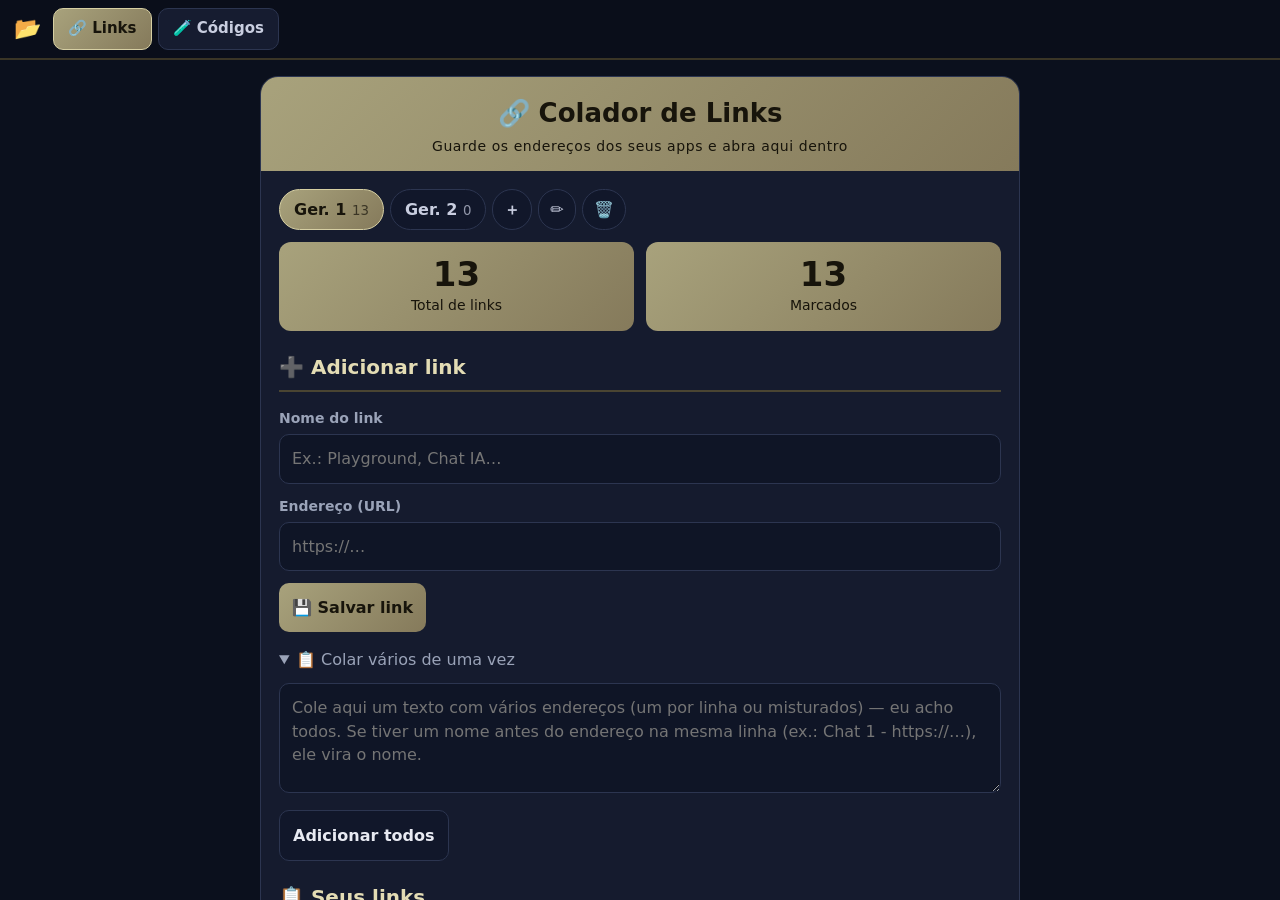
<file: ferramentas/colador.html>
<!doctype html>
<html lang="pt-BR">
<head>
<meta charset="utf-8">
<meta name="viewport" content="width=device-width, initial-scale=1, viewport-fit=cover">
<meta name="theme-color" content="#0d1220">
<title>Colador de Links</title>
<link rel="manifest" href="manifest.json">
<link rel="icon" href="[data-uri]">
<link rel="apple-touch-icon" href="[data-uri]">
<style>/* css/app.css */
/* Colador de Links — tema escuro com dourado (igual ao "Ger. 1") */
:root {
  --fundo: #0b101d; --cartao: #151b2e; --item: #1b2238; --linha: #2c3550;
  --txt: #e8eaf2; --mut: #9aa3b8; --ouro1: #a8a27c; --ouro2: #857a5b; --ouro-txt: #17140b;
  --verde: #4ade80; --perigo: #f87171; --perigo-fundo: #3b2230;
  color-scheme: dark;
}
* { box-sizing: border-box; }
html, body { height: 100%; margin: 0; }
body { background: var(--fundo); color: var(--txt); font: 16px/1.45 system-ui, -apple-system, "Segoe UI", Roboto, sans-serif; display: flex; flex-direction: column; overflow: hidden; }
button { font: inherit; color: inherit; cursor: pointer; }
input, textarea { font: inherit; color: var(--txt); background: #0f1526; border: 1px solid var(--linha); border-radius: 10px; padding: 12px; width: 100%; }
input:focus, textarea:focus { outline: 2px solid var(--ouro1); border-color: transparent; }
button:focus-visible { outline: 2px solid var(--ouro1); outline-offset: 2px; }
[hidden] { display: none !important; }

/* abas */
#abas { display: flex; align-items: center; gap: 6px; padding: 8px 8px calc(8px); padding-top: calc(8px + env(safe-area-inset-top, 0px)); background: #0a0e1a; border-bottom: 2px solid #3a3526; flex: none; }
.aba-menu { background: none; border: 0; font-size: 22px; padding: 4px 6px; flex: none; }
.abas-lista { display: flex; gap: 6px; overflow-x: auto; scrollbar-width: none; flex: 1; min-width: 0; }
.abas-lista::-webkit-scrollbar { display: none; }
.aba { flex: none; background: #161c30; border: 1px solid var(--linha); border-radius: 10px; padding: 9px 14px; font-weight: 600; font-size: 15px; color: #c9cee0; white-space: nowrap; }
.aba.ativa { background: linear-gradient(135deg, var(--ouro1), var(--ouro2)); color: var(--ouro-txt); border-color: #d6cfa3; }
.aba.viva:not(.ativa) { box-shadow: inset 0 -3px 0 var(--verde); }

/* palco */
#palco { flex: 1; min-height: 0; position: relative; }
.tela { position: absolute; inset: 0; overflow-y: auto; padding: 16px; }
#quadros-abas, .visor-quadros { position: absolute; inset: 0; }
.visor { position: absolute; inset: 0; display: flex; flex-direction: column; background: var(--fundo); }
.visor-quadros { position: relative; flex: 1; inset: auto; }
.visor-caixa { position: absolute; inset: 0; }
.quadro { position: absolute; inset: 0; width: 100%; height: 100%; border: 0; background: #fff; }
.visor-topo { display: flex; align-items: center; gap: 8px; padding: 10px 12px; background: linear-gradient(135deg, var(--ouro1), var(--ouro2)); color: var(--ouro-txt); flex: none; }
.visor-titulo { flex: 1; min-width: 0; overflow: hidden; text-overflow: ellipsis; white-space: nowrap; font-size: 16px; }
.vbtn { background: rgba(0,0,0,.18); border: 0; border-radius: 8px; width: 40px; height: 36px; font-size: 18px; color: inherit; flex: none; }
body.cheia #abas, body.cheia #rodape { display: none !important; }

/* rodapé */
#rodape { display: flex; gap: 10px; padding: 10px 12px calc(10px + env(safe-area-inset-bottom, 0px)); background: #0a0e1a; flex: none; }
.nav { flex: 1; border: 0; border-radius: 10px; padding: 13px; font-weight: 700; background: var(--ouro1); color: var(--ouro-txt); }
.nav.forte { background: linear-gradient(135deg, var(--ouro1), var(--ouro2)); }
.nav:disabled { opacity: .35; }

/* cartão da lista */
.cartao { max-width: 760px; margin: 0 auto; background: var(--cartao); border: 1px solid var(--linha); border-radius: 18px; overflow: hidden; padding-bottom: 18px; }
.cartao > *:not(.cab) { margin-left: 18px; margin-right: 18px; }
.cab { background: linear-gradient(135deg, var(--ouro1), var(--ouro2)); color: var(--ouro-txt); text-align: center; padding: 18px 12px 14px; margin-bottom: 16px; }
.cab h1 { margin: 0; font-size: 26px; } .cab p { margin: 4px 0 0; font-size: 14px; letter-spacing: .04em; }
.numeros { display: grid; grid-template-columns: 1fr 1fr; gap: 12px; margin-bottom: 8px; }
.num { background: linear-gradient(135deg, var(--ouro1), var(--ouro2)); color: var(--ouro-txt); border-radius: 12px; text-align: center; padding: 14px 8px; }
.num b { display: block; font-size: 34px; line-height: 1.1; font-variant-numeric: tabular-nums; } .num span { font-size: 14px; }
h2 { font-size: 20px; color: #e3dcb4; border-bottom: 2px solid #4a4532; padding-bottom: 8px; margin-top: 22px; }
.campo { display: grid; gap: 6px; margin-bottom: 12px; } .campo label { color: var(--mut); font-size: 14px; font-weight: 600; }
.btn { display: block; width: auto; border: 1px solid var(--linha); background: #11172a; border-radius: 10px; padding: 13px; font-weight: 600; margin-top: 10px; }
.btn.forte { background: linear-gradient(135deg, var(--ouro1), var(--ouro2)); color: var(--ouro-txt); border: 0; }
.btn.grande { padding: 16px; font-size: 18px; }
.btn.perigo { background: var(--perigo-fundo); color: var(--perigo); border-color: #5a2b38; }
.mais { margin-top: 10px; } .mais summary { cursor: pointer; color: var(--mut); padding: 6px 0; } .mais textarea { min-height: 110px; margin-top: 6px; }
.busca { margin-bottom: 10px; }
.lista { display: grid; gap: 10px; }
.item { display: grid; grid-template-columns: auto minmax(0, 1fr); gap: 8px 12px; align-items: center; background: var(--item); border-left: 4px solid #6d6650; border-radius: 12px; padding: 12px; }
.marca input { width: 26px; height: 26px; accent-color: var(--ouro1); padding: 0; }
.info { min-width: 0; }
.info .nome { background: none; border: 0; padding: 0; text-align: left; color: var(--verde); font-weight: 700; font-size: 17px; word-break: break-word; }
.info small { display: block; color: var(--mut); font-size: 13px; word-break: break-all; }
.bts { grid-column: 2; display: flex; gap: 6px; align-items: center; flex-wrap: wrap; }
@media (min-width: 640px) { .item { grid-template-columns: auto minmax(0, 1fr) auto; } .bts { grid-column: auto; justify-content: flex-end; } }
.mini { background: #11172a; border: 1px solid var(--linha); border-radius: 8px; min-width: 38px; height: 38px; }
.mini:disabled { opacity: .3; }
.mini.perigo { color: var(--perigo); }
.remover { background: var(--perigo-fundo); color: var(--perigo); border: 1px solid #5a2b38; border-radius: 8px; padding: 9px 12px; font-weight: 600; }
.editar { grid-column: 1 / -1; display: grid; gap: 8px; } .e-bts { display: flex; gap: 8px; } .e-bts .btn { margin: 0; }
.acoes { margin-top: 16px; }
.mut { color: var(--mut); } .pequeno { font-size: 13px; margin-top: 14px; }

/* janela das abas */
.janela { position: fixed; inset: 0; background: rgba(0,0,0,.6); display: grid; place-items: center; padding: 16px; z-index: 10; }
.janela-caixa { width: min(560px, 100%); max-height: 88vh; overflow-y: auto; background: var(--cartao); border: 1px solid var(--linha); border-radius: 16px; padding: 16px; }
.janela-topo { display: flex; justify-content: space-between; align-items: center; font-size: 18px; margin-bottom: 6px; }
.janela-topo .vbtn { background: #11172a; color: var(--txt); }
.linha-aba { display: grid; grid-template-columns: minmax(0, 1fr) auto; gap: 8px; align-items: center; padding: 10px 0; border-bottom: 1px solid var(--linha); }
.la-info small { display: block; color: var(--mut); word-break: break-all; font-size: 12px; } .la-bts { display: flex; gap: 4px; }

.aviso { position: fixed; left: 50%; bottom: 90px; transform: translateX(-50%); background: #1f2a44; color: var(--txt); border: 1px solid var(--ouro1); padding: 10px 16px; border-radius: 12px; z-index: 20; max-width: 90vw; text-align: center; }
@media (prefers-reduced-motion: reduce) { * { scroll-behavior: auto !important; } }

/* listas (Ger. 1, Ger. 2…) */
.listas { display: flex; gap: 6px; overflow-x: auto; padding: 2px 0 12px; scrollbar-width: none; }
.lista-chip { flex: none; background: #11172a; border: 1px solid var(--linha); border-radius: 999px; padding: 8px 14px; font-weight: 600; color: #c9cee0; }
.lista-chip small { opacity: .7; font-weight: 400; }
.lista-chip.ativa { background: linear-gradient(135deg, var(--ouro1), var(--ouro2)); color: var(--ouro-txt); border-color: #d6cfa3; }
.lista-chip.mais-lista { padding: 8px 11px; }
select { font: inherit; color: var(--txt); background: #0f1526; border: 1px solid var(--linha); border-radius: 10px; padding: 11px; width: 100%; }

/* 🧪 Meus Códigos */
.mono { font: 13px/1.5 ui-monospace, Consolas, monospace; }
.cod-icone { font-size: 24px; width: 30px; text-align: center; }
.cod-visor { position: absolute; inset: 0; display: flex; flex-direction: column; background: var(--fundo); }
.cv-bts { display: flex; gap: 6px; padding: 8px; overflow-x: auto; background: #0a0e1a; flex: none; scrollbar-width: none; }
.mini-t { flex: none; background: #11172a; border: 1px solid var(--linha); border-radius: 8px; padding: 8px 12px; font-weight: 600; }
.mini-t.ativo { background: linear-gradient(135deg, var(--ouro1), var(--ouro2)); color: var(--ouro-txt); border-color: #d6cfa3; }
.mini-t.perigo { color: var(--perigo); } .mini-t:disabled { opacity: .35; }
.cv-corpo { flex: 1; min-height: 0; position: relative; }
.cv-palco { position: absolute; inset: 0; display: flex; justify-content: center; background: #2a3045; }
.cv-palco iframe { width: 100%; height: 100%; border: 0; background: #fff; }
.cv-palco.cel iframe { width: 390px; max-width: 100%; }
.cv-texto { position: absolute; inset: 0; width: 100%; height: 100%; border: 0; border-radius: 0; resize: none; white-space: pre; tab-size: 2; background: #0a0f1c; }

.aba-visor { border-style: dashed; }
.abrir-um { background: var(--ouro1) !important; color: var(--ouro-txt) !important; font-weight: 700; }

</style>
</head>
<body>
  <!-- barra de abas: a primeira é sempre a lista de links; as outras são os seus apps fixados -->
  <header id="abas">
    <button class="aba-menu" id="btn-abas" title="Arrumar as abas" aria-label="Arrumar as abas">📂</button>
    <div id="abas-lista" class="abas-lista"></div>
  </header>

  <main id="palco">
    <!-- tela da lista de links -->
    <section id="tela-links" class="tela"></section>
    <!-- 🧪 Meus Códigos (playground que guarda) -->
    <section id="tela-codigos" class="tela" hidden></section>
    <!-- aqui entram os quadros das abas fixadas (ficam vivos ao trocar de aba) -->
    <div id="quadros-abas"></div>
    <!-- visor: abre os links marcados, um por vez -->
    <section id="visor" class="visor" hidden>
      <div class="visor-topo">
        <b id="visor-titulo" class="visor-titulo"></b>
        <button class="vbtn" id="visor-copiar" title="Copiar o endereço">📋</button>
        <button class="vbtn" id="visor-fora" title="Abrir no navegador">↗</button>
        <button class="vbtn" id="visor-cheia" title="Tela cheia">⛶</button>
        <button class="vbtn" id="visor-fechar" title="Fechar">✕</button>
      </div>
      <div id="visor-quadros" class="visor-quadros"></div>
    </section>
  </main>

  <footer id="rodape" hidden>
    <button class="nav" id="ant">← Anterior</button>
    <button class="nav forte" id="prox">Próximo →</button>
  </footer>

  <!-- janela de arrumar as abas -->
  <div id="janela" class="janela" hidden>
    <div class="janela-caixa">
      <div class="janela-topo"><b>📂 Abas fixadas</b><button class="vbtn" id="janela-fechar">✕</button></div>
      <p class="mut">Cada aba fica aberta por trás quando você troca: o login, o token e as conversas continuam vivos.</p>
      <div id="janela-lista"></div>
      <div class="campo"><label for="nova-aba-nome">Nome curto</label><input id="nova-aba-nome" placeholder="Ex.: Playground"></div>
      <div class="campo"><label for="nova-aba-url">Endereço</label><input id="nova-aba-url" inputmode="url" placeholder="https://…"></div>
      <button class="btn forte" id="nova-aba-ok">📌 Fixar como aba</button>
    </div>
  </div>

  <div id="aviso" class="aviso" hidden></div>

  <script>
/* js/00-dados.js */
/* =========================================================================
   Colador de Links — 00-dados.js
   Onde tudo fica guardado (neste aparelho) + backup em arquivo.
   CL.links  = [{ id, nome, url, marcado }]
   CL.abas   = [{ id, nome, url }]        (as abas fixadas no topo)
   ========================================================================= */
(function (g) {
  'use strict';
  const CL = (g.CL = g.CL || {});
  CL.versao = 'v18/10-b';
  const K_LINKS = 'colador_links_v1', K_ABAS = 'colador_abas_v1', K_LISTAS = 'colador_listas_v1', K_ATUAL = 'colador_lista_atual';

  // Links que apareciam nos seus prints (já entram na primeira vez)
  const INICIAIS = [
    ['1.play', 'https://bucolic-babka-4c12ea.netlify.app/'],
    ['2.SkTools', 'https://hilarious-profiterole-c0c785.netlify.app/'],
    ['3.chat', 'https://iridescent-speculoos-1db22c.netlify.app/'],
    ['4.sk', 'https://phenomenal-caramel-18cdfe.netlify.app/'],
    ['5', 'https://bejewelled-bienenstitch-3f78dd.netlify.app/'],
    ['Conversa (Claude)', 'https://claude.ai/share/0f4958a1-a87a-4180-a09a-dd15341a65cd'],
    ['proj22-pwa', 'https://maikonadvogadomg-alt.github.io/proj22-pwa/index.html'],
    ['mini6-pwa', 'https://jorgecaldeira62-gif.github.io/mini6-pwa/'],
    ['Monica 1', 'https://monica.im/share/chat?shareId=nfi0FGbnUIDxyh7O'],
    ['Monica 2', 'https://monica.im/share/chat?shareId=rjMdNehXJOdwRxoQ'],
    ['Mini SK', 'https://maikonadvogadomg-alt.github.io/mini-sk/'],
    ['Caça-Bug 2', 'https://maikonadvogadomg-alt.github.io/caca-bug-2/'],
    ['Caca1', 'https://maikonadvogadomg-alt.github.io/caca-tudo/'],
  ];

  const uid = () => Date.now().toString(36) + Math.random().toString(36).slice(2, 7);
  function ler(k, padrao) { try { const v = localStorage.getItem(k); return v ? JSON.parse(v) : padrao; } catch { return padrao; } }
  function gravar(k, v) { try { localStorage.setItem(k, JSON.stringify(v)); return true; } catch { CL.aviso('⚠️ Não consegui guardar (memória cheia?). Faça um backup.'); return false; } }

  CL.links = ler(K_LINKS, null);
  if (!CL.links) { CL.links = INICIAIS.map(([nome, url]) => ({ id: uid(), nome, url, marcado: true })); gravar(K_LINKS, CL.links); }
  CL.abas = ler(K_ABAS, []);
  // várias listas (Ger. 1, Ger. 2, …): cada link pertence a uma
  CL.listas = ler(K_LISTAS, null) || [{ id: 'l1', nome: 'Ger. 1' }, { id: 'l2', nome: 'Ger. 2' }];
  CL.links.forEach((l) => { if (!l.lista || !CL.listas.some((x) => x.id === l.lista)) l.lista = CL.listas[0].id; });
  CL.listaAtual = ler(K_ATUAL, CL.listas[0].id);
  if (!CL.listas.some((x) => x.id === CL.listaAtual)) CL.listaAtual = CL.listas[0].id;

  CL.salvar = () => { gravar(K_LINKS, CL.links); gravar(K_ABAS, CL.abas); gravar(K_LISTAS, CL.listas); gravar(K_ATUAL, CL.listaAtual); };
  CL.uid = uid;
  CL.esc = (s) => String(s == null ? '' : s).replace(/[&<>"']/g, (c) => ({ '&': '&amp;', '<': '&lt;', '>': '&gt;', '"': '&quot;', "'": '&#39;' }[c]));
  CL.$ = (s, el) => (el || document).querySelector(s);

  // aceita "site.com" sem https
  CL.arrumarUrl = (u) => { u = String(u || '').trim(); if (!u) return ''; if (!/^[a-z][\w+.-]*:/i.test(u)) u = 'https://' + u; try { return new URL(u).href; } catch { return ''; } };

  // ── aviso rápido ────────────────────────────────────────────────────────────
  let t;
  CL.aviso = (msg) => { const a = document.getElementById('aviso'); if (!a) return; a.textContent = msg; a.hidden = false; clearTimeout(t); t = setTimeout(() => (a.hidden = true), 2600); };

  // ── backup ─────────────────────────────────────────────────────────────────
  CL.backup = async () => {
    let codigos = [];
    try { codigos = CL.codigosDB ? await CL.codigosDB.todos() : []; } catch (e) {}
    const dados = JSON.stringify({ app: 'colador-de-links', versao: 2, data: new Date().toISOString(), listas: CL.listas, links: CL.links, abas: CL.abas, codigos }, null, 1);
    const a = document.createElement('a');
    a.href = URL.createObjectURL(new Blob([dados], { type: 'application/json' }));
    a.download = 'colador-links-backup-' + new Date().toISOString().slice(0, 10) + '.json';
    document.body.appendChild(a); a.click(); setTimeout(() => { URL.revokeObjectURL(a.href); a.remove(); }, 1000);
  };
  // ── copiar e lista em TEXTO (.md): fácil de ler, copiar e colar em qualquer lugar ──
  CL.copiar = async (texto, msg) => {
    try { await navigator.clipboard.writeText(texto); }
    catch { const t = document.createElement('textarea'); t.value = texto; document.body.appendChild(t); t.select(); try { document.execCommand('copy'); } catch {} t.remove(); }
    CL.aviso(msg || '📋 Copiado.');
  };
  CL.textoMD = (soLista) => {
    const listas = soLista ? CL.listas.filter((x) => x.id === soLista) : CL.listas;
    let md = '# Meus links — Colador (' + new Date().toLocaleDateString('pt-BR') + ')\n';
    for (const li of listas) {
      const ls = CL.links.filter((l) => l.lista === li.id);
      md += '\n## ' + li.nome + '\n\n' + (ls.length ? ls.map((l) => '- ' + l.nome + ' — ' + l.url).join('\n') : '(vazia)') + '\n';
    }
    return md;
  };
  CL.baixarMD = () => {
    const a = document.createElement('a');
    a.href = URL.createObjectURL(new Blob([CL.textoMD()], { type: 'text/markdown;charset=utf-8' }));
    a.download = 'meus-links-' + new Date().toISOString().slice(0, 10) + '.md';
    document.body.appendChild(a); a.click(); setTimeout(() => { URL.revokeObjectURL(a.href); a.remove(); }, 1000);
  };
  // lê um texto/.md: cada "## Nome" vira (ou acha) uma lista; os endereços abaixo entram nela
  CL.importarTexto = (texto) => {
    const antes = CL.listaAtual; let n = 0;
    const partes = String(texto || '').split(/^##\s+/m);
    if (partes.length < 2) return CL.colarVarios(texto);
    n += CL.colarVarios(partes[0]);
    for (const p of partes.slice(1)) {
      const nome = p.split('\n')[0].trim().slice(0, 24) || 'Lista';
      let li = CL.listas.find((x) => x.nome.toLowerCase() === nome.toLowerCase());
      if (!li) { li = { id: uid(), nome }; CL.listas.push(li); }
      CL.listaAtual = li.id;
      n += CL.colarVarios(p.slice(p.indexOf('\n') + 1));
    }
    CL.listaAtual = antes; CL.salvar();
    return n;
  };
  CL.restaurar = async (arquivo) => {
    const texto = await arquivo.text();
    let j; try { j = JSON.parse(texto); } catch { return CL.importarTexto(texto); }
    if (!Array.isArray(j.links)) throw new Error('Este arquivo não é um backup do Colador.');
    for (const li of j.listas || []) if (!CL.listas.some((x) => x.id === li.id)) CL.listas.push({ id: li.id, nome: li.nome });
    const ja = new Set(CL.links.map((l) => (l.lista || '') + '|' + l.url));
    let n = 0;
    for (const l of j.links) { const lista = CL.listas.some((x) => x.id === l.lista) ? l.lista : CL.listas[0].id; if (l.url && !ja.has(lista + '|' + l.url)) { CL.links.push({ id: uid(), nome: l.nome || l.url, url: l.url, marcado: !!l.marcado, lista }); n++; } }
    if (Array.isArray(j.codigos) && CL.codigosDB) { const tem = new Set((await CL.codigosDB.todos()).map((c) => c.nome + '|' + c.codigo.length)); for (const c of j.codigos) if (c && c.codigo != null && !tem.has(c.nome + '|' + c.codigo.length)) { await CL.codigosDB.guardar(Object.assign({}, c, { id: uid() })); n++; } }
    const jaAba = new Set(CL.abas.map((a) => a.url));
    for (const a of j.abas || []) if (a.url && !jaAba.has(a.url)) CL.abas.push({ id: uid(), nome: a.nome, url: a.url });
    CL.salvar();
    return n;
  };
  // cola um texto qualquer com vários endereços dentro → vira links
  CL.colarVarios = (texto) => {
    const urls = String(texto || '').match(/https?:\/\/[^\s"'<>)]+/g) || [];
    const ja = new Set(CL.links.filter((l) => l.lista === CL.listaAtual).map((l) => l.url));
    let n = 0;
    // tenta aproveitar o texto antes do endereço na mesma linha como nome (ex.: "Chat 1 - https://…")
    const linhas = String(texto || '').split(/\n/);
    const nomeDe = (url) => { const ln = linhas.find((x) => x.includes(url)); const antes = ln ? ln.slice(0, ln.indexOf(url)).replace(/^[\s>*•+-]+/, '').replace(/[\[\]()*_`]/g, '').replace(/[-:–—|•\s]+$/, '').trim() : ''; return antes && antes.length <= 40 ? antes : new URL(url).hostname.split('.')[0]; };
    for (const u of urls) { const url = CL.arrumarUrl(u.replace(/[.,;]+$/, '')); if (url && !ja.has(url)) { ja.add(url); CL.links.push({ id: uid(), nome: nomeDe(u.replace(/[.,;]+$/, '')), url, marcado: true, lista: CL.listaAtual }); n++; } }
    CL.salvar();
    return n;
  };
})(window);

</script>
  <script>
/* js/10-abas.js */
/* =========================================================================
   Colador de Links — 10-abas.js
   Barra de abas do topo. A 1ª é sempre "🔗 Links". As outras são apps
   fixados: cada um abre num quadro que NÃO é apagado ao trocar de aba —
   por isso o login, o token e as conversas continuam vivos.
   ========================================================================= */
(function (CL) {
  'use strict';
  const $ = CL.$;
  let atual = 'links';
  const vivos = new Map(); // id da aba → <iframe>

  function pintar() {
    const lista = $('#abas-lista');
    lista.innerHTML = '<button class="aba' + (atual === 'links' ? ' ativa' : '') + '" data-aba="links">🔗 Links</button>' +
      '<button class="aba' + (atual === 'codigos' ? ' ativa' : '') + '" data-aba="codigos">🧪 Códigos</button>' +
      // um "▶" para cada lista com visor aberto (Ger. 1, Ger. 2…): troca entre eles sem perder onde estava
      CL.visor.abertos.map((id) => '<button class="aba aba-visor viva' + (atual === 'visor:' + id ? ' ativa' : '') + '" data-aba="visor:' + id + '">▶ ' + CL.esc((CL.listas.find((x) => x.id === id) || {}).nome || 'Lista') + '</button>').join('') +
      CL.abas.map((a) => '<button class="aba' + (atual === a.id ? ' ativa' : '') + (vivos.has(a.id) ? ' viva' : '') + '" data-aba="' + a.id + '" title="' + CL.esc(a.url) + '">' + CL.esc(a.nome) + '</button>').join('');
    const ativa = lista.querySelector('.ativa'); if (ativa) ativa.scrollIntoView({ inline: 'nearest', block: 'nearest' });
  }

  function ir(id) {
    const ehVisor = String(id).startsWith('visor:') && CL.visor.ver(id.slice(6));
    if (String(id).startsWith('visor:') && !ehVisor) id = 'links';
    atual = id;
    const ehLinks = id === 'links', ehCod = id === 'codigos';
    $('#tela-codigos').hidden = !ehCod;
    $('#tela-links').hidden = !ehLinks;
    $('#visor').hidden = !ehVisor;
    $('#rodape').hidden = !ehVisor;
    $('#quadros-abas').hidden = ehLinks || ehCod || ehVisor;
    vivos.forEach((f, k) => (f.hidden = k !== id));
    if (!ehLinks && !ehCod && !ehVisor) {
      const a = CL.abas.find((x) => x.id === id);
      if (a && !vivos.has(id)) {
        const f = document.createElement('iframe');
        f.className = 'quadro';
        f.src = a.url;
        f.setAttribute('allow', 'clipboard-read; clipboard-write; microphone; camera; fullscreen; autoplay');
        f.setAttribute('allowfullscreen', '');
        f.title = a.nome;
        $('#quadros-abas').appendChild(f);
        vivos.set(id, f);
      }
    }
    pintar();
  }

  function fixar(nome, url) {
    url = CL.arrumarUrl(url);
    if (!url) { CL.aviso('Endereço inválido.'); return null; }
    if (CL.abas.some((a) => a.url === url)) { CL.aviso('Esse já é uma aba.'); return null; }
    const a = { id: CL.uid(), nome: (nome || new URL(url).hostname.split('.')[0]).slice(0, 18), url };
    CL.abas.push(a); CL.salvar(); pintar(); pintarJanela();
    CL.aviso('📌 Fixado como aba: ' + a.nome);
    return a;
  }
  function tirar(id) {
    CL.abas = CL.abas.filter((a) => a.id !== id);
    const f = vivos.get(id); if (f) { f.remove(); vivos.delete(id); }
    CL.salvar(); if (atual === id) ir('links'); else pintar(); pintarJanela();
  }
  function mover(id, d) {
    const i = CL.abas.findIndex((a) => a.id === id), j = i + d;
    if (i < 0 || j < 0 || j >= CL.abas.length) return;
    [CL.abas[i], CL.abas[j]] = [CL.abas[j], CL.abas[i]]; CL.salvar(); pintar(); pintarJanela();
  }
  function recarregar(id) { const f = vivos.get(id); if (f) { const u = f.src; f.src = 'about:blank'; setTimeout(() => (f.src = u), 50); } }

  function pintarJanela() {
    const el = $('#janela-lista');
    el.innerHTML = CL.abas.length ? CL.abas.map((a, i) =>
      '<div class="linha-aba"><div class="la-info"><b>' + CL.esc(a.nome) + '</b><small>' + CL.esc(a.url) + '</small></div>' +
      '<div class="la-bts"><button class="mini" data-sobe="' + a.id + '"' + (i ? '' : ' disabled') + '>↑</button><button class="mini" data-desce="' + a.id + '"' + (i < CL.abas.length - 1 ? '' : ' disabled') + '>↓</button>' +
      '<button class="mini" data-recarregar="' + a.id + '" title="Recarregar">⟳</button><button class="mini perigo" data-tirar="' + a.id + '" title="Tirar">✕</button></div></div>').join('') : '<p class="mut">Nenhuma aba fixada ainda. Na lista de links, toque em 📌 num link, ou escreva abaixo.</p>';
  }

  function iniciar() {
    $('#abas-lista').addEventListener('click', (e) => { const b = e.target.closest('[data-aba]'); if (b) ir(b.dataset.aba); });
    $('#btn-abas').onclick = () => { pintarJanela(); $('#janela').hidden = false; };
    $('#janela-fechar').onclick = () => ($('#janela').hidden = true);
    $('#janela').addEventListener('click', (e) => {
      if (e.target.id === 'janela') { $('#janela').hidden = true; return; }
      const b = e.target.closest('button'); if (!b) return;
      if (b.dataset.sobe) mover(b.dataset.sobe, -1);
      if (b.dataset.desce) mover(b.dataset.desce, 1);
      if (b.dataset.tirar) tirar(b.dataset.tirar);
      if (b.dataset.recarregar) { recarregar(b.dataset.recarregar); CL.aviso('Recarregado.'); }
    });
    $('#nova-aba-ok').onclick = () => { if (fixar($('#nova-aba-nome').value.trim(), $('#nova-aba-url').value)) { $('#nova-aba-nome').value = ''; $('#nova-aba-url').value = ''; } };
    pintar();
  }

  CL.abasUI = { iniciar, ir, fixar, pintar, get atual() { return atual; } };
})(window.CL);

</script>
  <script>
/* js/20-links.js */
/* =========================================================================
   Colador de Links — 20-links.js
   A lista: guardar (nome + endereço), marcar, remover, fixar como aba,
   colar vários de uma vez, backup. "🚀 Abrir Selecionados" abre o visor.
   ========================================================================= */
(function (CL) {
  'use strict';
  const $ = CL.$;
  let filtro = '';

  function montar() {
    const el = $('#tela-links');
    el.innerHTML =
      '<div class="cartao">' +
      '  <div class="cab"><h1>🔗 Colador de Links</h1><p>Guarde os endereços dos seus apps e abra aqui dentro</p></div>' +
      '  <div class="listas" id="l-listas"></div>' +
      '  <div class="numeros"><div class="num"><b id="n-total">0</b><span>Total de links</span></div><div class="num"><b id="n-marc">0</b><span>Marcados</span></div></div>' +
      '  <h2>➕ Adicionar link</h2>' +
      '  <div class="campo"><label for="l-nome">Nome do link</label><input id="l-nome" placeholder="Ex.: Playground, Chat IA…"></div>' +
      '  <div class="campo"><label for="l-url">Endereço (URL)</label><input id="l-url" inputmode="url" autocapitalize="off" placeholder="https://…"></div>' +
      '  <button class="btn forte" id="l-salvar">💾 Salvar link</button>' +
      '  <details class="mais" open><summary>📋 Colar vários de uma vez</summary><textarea id="l-varios" placeholder="Cole aqui um texto com vários endereços (um por linha ou misturados) — eu acho todos. Se tiver um nome antes do endereço na mesma linha (ex.: Chat 1 - https://…), ele vira o nome."></textarea><button class="btn" id="l-varios-ok">Adicionar todos</button></details>' +
      '  <h2>📋 Seus links</h2>' +
      '  <input id="l-busca" class="busca" placeholder="🔍 Procurar…" autocapitalize="off">' +
      '  <div id="l-lista" class="lista"></div>' +
      '  <div class="acoes">' +
      '    <button class="btn forte grande" id="l-abrir">🚀 Abrir selecionados</button>' +
      '    <button class="btn" id="l-todos">✅ Marcar todos</button>' +
      '    <button class="btn" id="l-nenhum">⬜ Desmarcar</button>' +
      '    <button class="btn" id="l-backup">💾 Backup (baixar)</button>' +
      '    <button class="btn" id="l-md">📄 Baixar em texto (.md)</button>' +
      '    <button class="btn" id="l-copiar">📋 Copiar a lista</button>' +
      '    <button class="btn" id="l-restaurar">📥 Restaurar (backup .json ou texto .md)</button><input type="file" id="l-arq" accept=".json,.md,.txt,application/json,text/*" hidden>' +
      '    <button class="btn perigo" id="l-limpar">🗑️ Limpar tudo</button>' +
      '  </div>' +
      '  <p class="mut pequeno">Fica guardado neste aparelho. Faça um 💾 Backup de vez em quando: se o celular apagar os dados do navegador, você restaura. · ' + CL.versao + '</p>' +
      '</div>';
    $('#l-listas').addEventListener('click', (e) => {
      const b = e.target.closest('button'); if (!b) return;
      if (b.dataset.lista) { CL.listaAtual = b.dataset.lista; CL.salvar(); pintar(); return; }
      if (b.id === 'l-nova') { const n = prompt('Nome da nova lista:', 'Ger. ' + (CL.listas.length + 1)); if (!n) return; const li = { id: CL.uid(), nome: n.trim().slice(0, 24) }; CL.listas.push(li); CL.listaAtual = li.id; CL.salvar(); pintar(); CL.aviso('Lista criada: ' + li.nome); return; }
      const atual = CL.listas.find((x) => x.id === CL.listaAtual);
      if (b.id === 'l-renomear') { const n = prompt('Novo nome da lista:', atual.nome); if (n) { atual.nome = n.trim().slice(0, 24); CL.salvar(); pintar(); } return; }
      if (b.id === 'l-apagar-lista') {
        if (CL.listas.length < 2) return CL.aviso('Precisa ter pelo menos uma lista.');
        const qtd = CL.links.filter((l) => l.lista === atual.id).length;
        const destino = CL.listas.find((x) => x.id !== atual.id);
        if (!confirm('Apagar a lista "' + atual.nome + '"?' + (qtd ? '\n\nOs ' + qtd + ' links dela NÃO são apagados: vão para "' + destino.nome + '".' : ''))) return;
        CL.links.forEach((l) => { if (l.lista === atual.id) l.lista = destino.id; });
        CL.listas = CL.listas.filter((x) => x !== atual); CL.listaAtual = destino.id; CL.salvar(); pintar();
      }
    });
    $('#l-salvar').onclick = salvar;
    $('#l-url').addEventListener('keydown', (e) => { if (e.key === 'Enter') salvar(); });
    $('#l-varios-ok').onclick = () => { const n = CL.colarVarios($('#l-varios').value); $('#l-varios').value = ''; pintar(); CL.aviso(n ? n + ' link(s) adicionado(s).' : 'Não achei endereço novo nesse texto.'); };
    $('#l-busca').addEventListener('input', (e) => { filtro = e.target.value.trim().toLowerCase(); pintar(); });
    $('#l-todos').onclick = () => { daLista().forEach((l) => (l.marcado = true)); CL.salvar(); pintar(); };
    $('#l-nenhum').onclick = () => { daLista().forEach((l) => (l.marcado = false)); CL.salvar(); pintar(); };
    $('#l-abrir').onclick = () => { const sel = daLista().filter((l) => l.marcado); if (!sel.length) return CL.aviso('Marque pelo menos um link.'); CL.visor.abrir(sel, 0); };
    $('#l-backup').onclick = () => CL.backup().then(() => CL.aviso('Backup baixado (todas as listas e os códigos).'));
    $('#l-md').onclick = () => { CL.baixarMD(); CL.aviso('📄 Lista baixada em texto (todas as listas).'); };
    $('#l-copiar').onclick = () => CL.copiar(CL.textoMD(CL.listaAtual), '📋 Lista "' + (CL.listas.find((x) => x.id === CL.listaAtual) || {}).nome + '" copiada.');
    $('#l-restaurar').onclick = () => $('#l-arq').click();
    $('#l-arq').onchange = async (e) => { const f = e.target.files[0]; e.target.value = ''; if (!f) return; try { const n = await CL.restaurar(f); pintar(); CL.abasUI.pintar(); CL.abasUI.pintar(); CL.aviso('Restaurado: ' + n + ' link(s) novo(s).'); } catch (er) { CL.aviso('❌ ' + er.message); } };
    $('#l-limpar').onclick = () => {
      const b = $('#l-limpar');
      if (b.dataset.certeza) { CL.links = CL.links.filter((l) => l.lista !== CL.listaAtual); CL.salvar(); pintar(); delete b.dataset.certeza; b.textContent = '🗑️ Limpar tudo'; CL.aviso('Lista apagada.'); return; }
      b.dataset.certeza = '1'; b.textContent = '⚠️ Toque de novo para APAGAR os links desta lista';
      setTimeout(() => { delete b.dataset.certeza; b.textContent = '🗑️ Limpar tudo'; }, 4000);
    };
    $('#l-lista').addEventListener('click', (e) => {
      const b = e.target.closest('[data-acao]'); if (!b) return;
      const l = CL.links.find((x) => x.id === b.dataset.id); if (!l) return;
      const acao = b.dataset.acao;
      // abre ESTE link, no visor da lista dele; Anterior/Próximo continuam andando pela lista (igual "27/40")
      if (acao === 'abrir') { const todos = CL.links.filter((x) => x.lista === l.lista); const i = todos.indexOf(l); CL.visor.abrir(todos, Math.max(0, i), l.lista); }
      if (acao === 'fixar') CL.abasUI.fixar(l.nome, l.url);
      if (acao === 'remover') {
        if (b.dataset.certeza) { CL.links = CL.links.filter((x) => x !== l); CL.salvar(); pintar(); return; }
        b.dataset.certeza = '1'; b.textContent = 'Certeza?'; setTimeout(() => { if (b.isConnected) { delete b.dataset.certeza; b.textContent = 'Remover'; } }, 3000);
      }
      if (acao === 'editar') {
        const card = b.closest('.item');
        card.innerHTML = '<div class="editar"><input value="' + CL.esc(l.nome) + '" class="e-nome" aria-label="Nome"><input value="' + CL.esc(l.url) + '" class="e-url" aria-label="Endereço" autocapitalize="off"><select class="e-lista" aria-label="Lista">' + CL.listas.map((x) => '<option value="' + x.id + '"' + (x.id === l.lista ? ' selected' : '') + '>Lista: ' + CL.esc(x.nome) + '</option>').join('') + '</select><div class="e-bts"><button class="btn forte" data-acao="gravar" data-id="' + l.id + '">Salvar</button><button class="btn" data-acao="cancelar" data-id="' + l.id + '">Cancelar</button></div></div>';
      }
      if (acao === 'gravar') { const card = b.closest('.item'); const url = CL.arrumarUrl(card.querySelector('.e-url').value); if (!url) return CL.aviso('Endereço inválido.'); l.nome = card.querySelector('.e-nome').value.trim() || url; l.url = url; l.lista = card.querySelector('.e-lista').value; CL.salvar(); pintar(); }
      if (acao === 'cancelar') pintar();
    });
    $('#l-lista').addEventListener('change', (e) => { const c = e.target.closest('[data-marca]'); if (!c) return; const l = CL.links.find((x) => x.id === c.dataset.marca); if (l) { l.marcado = c.checked; CL.salvar(); contar(); } });
    pintar();
  }

  function salvar() {
    const url = CL.arrumarUrl($('#l-url').value);
    if (!url) return CL.aviso('Cole um endereço válido.');
    if (daLista().some((l) => l.url === url)) return CL.aviso('Esse link já está nesta lista.');
    const nome = $('#l-nome').value.trim() || new URL(url).hostname.split('.')[0];
    CL.links.unshift({ id: CL.uid(), nome, url, marcado: true, lista: CL.listaAtual });
    CL.salvar(); $('#l-nome').value = ''; $('#l-url').value = ''; pintar(); CL.aviso('💾 Salvo: ' + nome);
  }

  const daLista = () => CL.links.filter((l) => l.lista === CL.listaAtual);
  function contar() { const d = daLista(); $('#n-total').textContent = d.length; $('#n-marc').textContent = d.filter((l) => l.marcado).length; }
  function pintarListas() {
    $('#l-listas').innerHTML = CL.listas.map((x) => '<button class="lista-chip' + (x.id === CL.listaAtual ? ' ativa' : '') + '" data-lista="' + x.id + '">' + CL.esc(x.nome) + ' <small>' + CL.links.filter((l) => l.lista === x.id).length + '</small></button>').join('') +
      '<button class="lista-chip mais-lista" id="l-nova" title="Nova lista">＋</button><button class="lista-chip mais-lista" id="l-renomear" title="Renomear esta lista">✏️</button><button class="lista-chip mais-lista" id="l-apagar-lista" title="Apagar esta lista">🗑️</button>';
  }

  function pintar() {
    pintarListas();
    const lista = (filtro ? CL.links : daLista()).filter((l) => !filtro || (l.nome + ' ' + l.url).toLowerCase().includes(filtro));
    $('#l-lista').innerHTML = lista.length ? lista.map((l) =>
      '<div class="item"><label class="marca"><input type="checkbox" data-marca="' + l.id + '"' + (l.marcado ? ' checked' : '') + ' aria-label="Marcar ' + CL.esc(l.nome) + '"></label>' +
      '<div class="info"><button class="nome" data-acao="abrir" data-id="' + l.id + '">' + CL.esc(l.nome) + '</button><small>' + CL.esc(l.url) + (filtro ? ' · ' + CL.esc((CL.listas.find((x) => x.id === l.lista) || {}).nome || '') : '') + '</small></div>' +
      '<div class="bts"><button class="mini abrir-um" data-acao="abrir" data-id="' + l.id + '" title="Abrir este">▶</button><button class="mini" data-acao="fixar" data-id="' + l.id + '" title="Fixar como aba">📌</button><button class="mini" data-acao="editar" data-id="' + l.id + '" title="Editar">✏️</button><button class="remover" data-acao="remover" data-id="' + l.id + '">Remover</button></div></div>').join('')
      : '<p class="mut">' + (filtro ? 'Nada com "' + CL.esc(filtro) + '".' : 'Nenhum link ainda. Cole o primeiro lá em cima.') + '</p>';
    contar();
  }

  CL.linksUI = { montar, pintar };
})(window.CL);

</script>
  <script>
/* js/30-visor.js */
/* =========================================================================
   Colador de Links — 30-visor.js
   VISOR POR LISTA: cada lista (Ger. 1, Ger. 2…) tem o SEU visor, que fica
   aberto por trás quando você troca. Ex.: no Ger. 1 a conversa da Monica,
   no Ger. 2 o Mini SK — troca na aba de cima e cada um continua onde estava.
   Dentro de cada visor: "3/37 - nome", ← Anterior / Próximo →, Tela cheia,
   Abrir fora, Fechar. Os últimos 5 abertos de cada lista ficam vivos.
   ========================================================================= */
(function (CL) {
  'use strict';
  const $ = CL.$;
  const MAX_VIVOS = 5;
  const visores = new Map();   // id da lista → { lista, pos, caixa, vivos }
  let atual = null;            // id da lista do visor que está na tela

  function caixaDe(id) {
    let v = visores.get(id);
    if (!v) {
      const caixa = document.createElement('div');
      caixa.className = 'visor-caixa'; caixa.dataset.lista = id;
      $('#visor-quadros').appendChild(caixa);
      v = { lista: [], pos: 0, caixa, vivos: new Map() };
      visores.set(id, v);
    }
    return v;
  }

  function quadro(v, url) {
    if (v.vivos.has(url)) { const f = v.vivos.get(url); v.vivos.delete(url); v.vivos.set(url, f); return f; }
    const f = document.createElement('iframe');
    f.className = 'quadro';
    f.src = url;
    f.setAttribute('allow', 'clipboard-read; clipboard-write; microphone; camera; fullscreen; autoplay');
    f.setAttribute('allowfullscreen', '');
    v.caixa.appendChild(f);
    v.vivos.set(url, f);
    while (v.vivos.size > MAX_VIVOS) { const [u, velho] = v.vivos.entries().next().value; velho.remove(); v.vivos.delete(u); }
    return f;
  }

  const nomeLista = (id) => (CL.listas.find((x) => x.id === id) || {}).nome || 'Lista';

  function mostrar() {
    const v = visores.get(atual); if (!v) return;
    visores.forEach((x, k) => (x.caixa.hidden = k !== atual));
    const l = v.lista[v.pos]; if (!l) return;
    const f = quadro(v, l.url);
    v.vivos.forEach((q) => (q.hidden = q !== f));
    $('#visor-titulo').textContent = nomeLista(atual) + ' · ' + (v.pos + 1) + '/' + v.lista.length + ' - ' + l.nome;
    $('#ant').disabled = v.pos === 0;
    $('#prox').disabled = v.pos === v.lista.length - 1;
  }

  // abre os links "sel" no visor da lista "id" (por padrão, a lista que está aberta na tela de links)
  function abrir(sel, i, id) {
    id = id || CL.listaAtual;
    const v = caixaDe(id);
    v.lista = sel.slice(); v.pos = i || 0;
    atual = id;
    CL.abasUI.ir('visor:' + id);
  }
  function fechar(id) {
    id = id || atual;
    const v = visores.get(id);
    if (v) { v.caixa.remove(); visores.delete(id); }
    if (document.fullscreenElement) document.exitFullscreen().catch(() => {});
    document.body.classList.remove('cheia');
    const outro = [...visores.keys()][0];
    CL.abasUI.ir(id === atual && outro ? 'visor:' + outro : 'links');
  }
  // chamado pela barra de abas quando você toca em "▶ Ger. 1"
  function ver(id) { if (!visores.has(id)) return false; atual = id; mostrar(); return true; }

  function iniciar() {
    $('#visor-fechar').onclick = () => fechar();
    $('#ant').onclick = () => { const v = visores.get(atual); if (v && v.pos > 0) { v.pos--; mostrar(); } };
    $('#prox').onclick = () => { const v = visores.get(atual); if (v && v.pos < v.lista.length - 1) { v.pos++; mostrar(); } };
    $('#visor-fora').onclick = () => { const v = visores.get(atual); const l = v && v.lista[v.pos]; if (l) window.open(l.url, '_blank', 'noopener'); };
    $('#visor-copiar').onclick = () => { const v = visores.get(atual); const l = v && v.lista[v.pos]; if (l) CL.copiar(l.url, 'Endereço copiado.'); };
    $('#visor-cheia').onclick = () => {
      const el = document.documentElement;
      if (document.fullscreenElement || document.body.classList.contains('cheia')) { if (document.fullscreenElement) document.exitFullscreen().catch(() => {}); document.body.classList.remove('cheia'); return; }
      document.body.classList.add('cheia');
      if (el.requestFullscreen) el.requestFullscreen().catch(() => {});
    };
    document.addEventListener('fullscreenchange', () => { if (!document.fullscreenElement) document.body.classList.remove('cheia'); });
  }

  CL.visor = {
    iniciar, abrir, fechar, ver,
    get abertos() { return [...visores.keys()]; },   // listas que têm visor aberto (viram abas "▶")
    get atual() { return atual; },
  };
})(window.CL);

</script>
  <script>
/* js/40-codigos.js */
/* =========================================================================
   Colador de Links — 40-codigos.js
   🧪 MEUS CÓDIGOS: um playground que GUARDA.
   Cole ou importe um código (HTML, JS, texto…), ele fica salvo aqui no aparelho.
   Para cada código: ▶ Rodar ao vivo (celular ou largo), 📝 ver/mexer no código
   (abre e fecha), 📋 copiar tudo, ⬇ baixar, ↗ abrir em tela própria, 💾 salvar.
   Fica no IndexedDB (aguenta códigos grandes). Entra no 💾 Backup da lista.
   ========================================================================= */
(function (CL) {
  'use strict';
  const $ = CL.$;

  // ── banco (IndexedDB) ──────────────────────────────────────────────────────
  const abrirDB = () => new Promise((ok, erro) => {
    const r = indexedDB.open('colador-codigos', 1);
    r.onupgradeneeded = () => r.result.createObjectStore('codigos', { keyPath: 'id' });
    r.onsuccess = () => ok(r.result); r.onerror = () => erro(r.error);
  });
  async function tx(modo, fn) { const db = await abrirDB(); return new Promise((ok, erro) => { const t = db.transaction('codigos', modo); const st = t.objectStore('codigos'); const res = fn(st); t.oncomplete = () => ok(res && res.result !== undefined ? res.result : res); t.onerror = () => erro(t.error); }); }
  CL.codigosDB = {
    todos: () => tx('readonly', (st) => st.getAll()),
    guardar: (c) => tx('readwrite', (st) => st.put(c)),
    apagar: (id) => tx('readwrite', (st) => st.delete(id)),
  };

  let lista = [], aberto = null, filtro = '', larguraCel = false, timer = null;
  const humano = (n) => n < 1024 ? n + ' letras' : (n / 1024).toFixed(1).replace('.', ',') + ' KB';
  const tipoDe = (nome, cod) => /\.html?$/i.test(nome) || /<(!doctype|html|body|head|div|script|style)\b/i.test(cod) ? 'html' : /\.(m?js|ts|tsx|jsx)$/i.test(nome) ? 'js' : /\.css$/i.test(nome) ? 'css' : /\.md$/i.test(nome) ? 'md' : 'texto';
  const ICONE = { html: '🌐', js: '⚙️', css: '🎨', md: '📑', texto: '📄' };

  function montar() {
    const el = $('#tela-codigos');
    el.innerHTML =
      '<div class="cartao" id="cod-lista-tela">' +
      '  <div class="cab"><h1>🧪 Meus Códigos</h1><p>Guarde, rode e copie os seus códigos — aqui mesmo</p></div>' +
      '  <div class="numeros"><div class="num"><b id="c-total">0</b><span>Códigos guardados</span></div><div class="num"><b id="c-tam">0</b><span>Tamanho total</span></div></div>' +
      '  <h2>➕ Guardar um código</h2>' +
      '  <div class="campo"><label for="c-nome">Nome</label><input id="c-nome" placeholder="Ex.: Calculadora de tempo de contribuição"></div>' +
      '  <div class="campo"><label for="c-cod">Código (cole aqui)</label><textarea id="c-cod" class="mono" rows="6" spellcheck="false" autocapitalize="off" placeholder="Cole o código inteiro aqui (HTML, JS, texto…)"></textarea></div>' +
      '  <button class="btn forte" id="c-guardar">💾 Guardar código</button>' +
      '  <button class="btn" id="c-importar">📂 Importar arquivos (pode escolher vários)</button><input type="file" id="c-arq" multiple hidden accept=".html,.htm,.js,.mjs,.ts,.tsx,.jsx,.css,.md,.txt,.json,text/*">' +
      '  <h2>📚 Guardados</h2>' +
      '  <input id="c-busca" class="busca" placeholder="🔍 Procurar pelo nome ou por algo DENTRO do código…" autocapitalize="off">' +
      '  <div id="c-lista" class="lista"></div>' +
      '  <p class="mut pequeno">Ficam guardados neste aparelho. O 💾 Backup da aba 🔗 Links leva junto todos os códigos.</p>' +
      '</div>' +
      '<div id="cod-visor" class="cod-visor" hidden>' +
      '  <div class="visor-topo"><button class="vbtn" id="cv-voltar" title="Voltar à lista">←</button><b id="cv-nome" class="visor-titulo"></b><button class="vbtn" id="cv-cel" title="Tamanho celular / largo">📱</button><button class="vbtn" id="cv-fora" title="Abrir em tela própria">↗</button></div>' +
      '  <div class="cv-bts"><button class="mini-t ativo" id="cv-ver-rodar">▶ Rodar</button><button class="mini-t" id="cv-ver-cod">📝 Código</button><button class="mini-t" id="cv-copiar">📋 Copiar</button><button class="mini-t" id="cv-baixar">⬇ Baixar</button><button class="mini-t" id="cv-salvar" disabled>💾 Salvar</button><button class="mini-t" id="cv-renomear">✏️</button><button class="mini-t perigo" id="cv-apagar">🗑️</button></div>' +
      '  <div class="cv-corpo"><div id="cv-palco" class="cv-palco"><iframe id="cv-frame" title="Código rodando" sandbox="allow-scripts allow-same-origin allow-forms allow-modals allow-popups allow-downloads" allow="clipboard-read; clipboard-write; microphone; camera"></iframe></div>' +
      '  <textarea id="cv-texto" class="cv-texto mono" spellcheck="false" autocapitalize="off" hidden></textarea></div>' +
      '</div>';

    $('#c-guardar').onclick = async () => {
      const cod = $('#c-cod').value; if (!cod.trim()) return CL.aviso('Cole um código primeiro.');
      const nome = $('#c-nome').value.trim() || ((cod.match(/<title[^>]*>([^<]{1,60})/i) || [])[1] || 'Código de ' + new Date().toLocaleDateString('pt-BR')).trim();
      await CL.codigosDB.guardar({ id: CL.uid(), nome, codigo: cod, tipo: tipoDe(nome, cod), criado: Date.now(), mudado: Date.now() });
      $('#c-cod').value = ''; $('#c-nome').value = ''; await carregar(); CL.aviso('💾 Guardado: ' + nome);
    };
    $('#c-importar').onclick = () => $('#c-arq').click();
    $('#c-arq').onchange = async (e) => {
      const fs = [...e.target.files]; e.target.value = ''; let n = 0;
      for (const f of fs) { try { const cod = await f.text(); await CL.codigosDB.guardar({ id: CL.uid(), nome: f.name, codigo: cod, tipo: tipoDe(f.name, cod), criado: Date.now(), mudado: f.lastModified || Date.now() }); n++; } catch (x) {} }
      await carregar(); CL.aviso(n + ' código(s) importado(s).');
    };
    $('#c-busca').addEventListener('input', (e) => { filtro = e.target.value.trim().toLowerCase(); pintar(); });
    $('#c-lista').addEventListener('click', (e) => {
      const b = e.target.closest('[data-c]'); if (!b) return;
      const c = lista.find((x) => x.id === b.dataset.id); if (!c) return;
      if (b.dataset.c === 'abrir') abrir(c, 'rodar');
      if (b.dataset.c === 'codigo') abrir(c, 'cod');
      if (b.dataset.c === 'copiar') copiar(c.codigo);
    });

    // visor
    $('#cv-voltar').onclick = fecharVisor;
    $('#cv-ver-rodar').onclick = () => modo('rodar');
    $('#cv-ver-cod').onclick = () => modo('cod');
    $('#cv-copiar').onclick = () => copiar($('#cv-texto').value);
    $('#cv-baixar').onclick = () => baixar(aberto.nome, $('#cv-texto').value);
    $('#cv-cel').onclick = () => { larguraCel = !larguraCel; $('#cv-palco').classList.toggle('cel', larguraCel); $('#cv-cel').textContent = larguraCel ? '💻' : '📱'; };
    $('#cv-fora').onclick = () => { const u = URL.createObjectURL(new Blob([$('#cv-texto').value], { type: aberto.tipo === 'html' ? 'text/html;charset=utf-8' : 'text/plain;charset=utf-8' })); window.open(u, '_blank'); };
    $('#cv-texto').addEventListener('input', () => { $('#cv-salvar').disabled = false; clearTimeout(timer); timer = setTimeout(rodar, 700); });
    $('#cv-texto').addEventListener('keydown', (e) => { if (e.key === 'Tab') { e.preventDefault(); const t = e.target; t.setRangeText('  ', t.selectionStart, t.selectionEnd, 'end'); } });
    $('#cv-salvar').onclick = async () => { aberto.codigo = $('#cv-texto').value; aberto.mudado = Date.now(); aberto.tipo = tipoDe(aberto.nome, aberto.codigo); await CL.codigosDB.guardar(aberto); $('#cv-salvar').disabled = true; await carregar(); CL.aviso('💾 Mudanças salvas.'); };
    $('#cv-renomear').onclick = async () => { const n = prompt('Novo nome:', aberto.nome); if (!n) return; aberto.nome = n.trim(); await CL.codigosDB.guardar(aberto); $('#cv-nome').textContent = aberto.nome; await carregar(); };
    $('#cv-apagar').onclick = async () => { if (!confirm('Apagar "' + aberto.nome + '" dos guardados?\n\n(Dica: faça um 💾 Backup antes, na aba 🔗 Links.)')) return; await CL.codigosDB.apagar(aberto.id); fecharVisor(); await carregar(); CL.aviso('Apagado.'); };
    carregar();
  }

  async function carregar() { try { lista = (await CL.codigosDB.todos()).sort((a, b) => (b.mudado || 0) - (a.mudado || 0)); } catch (e) { lista = []; CL.aviso('⚠️ Este navegador não deixou guardar códigos.'); } pintar(); }
  function pintar() {
    $('#c-total').textContent = lista.length;
    $('#c-tam').textContent = humano(lista.reduce((s, c) => s + c.codigo.length, 0));
    const v = lista.filter((c) => !filtro || c.nome.toLowerCase().includes(filtro) || c.codigo.toLowerCase().includes(filtro));
    $('#c-lista').innerHTML = v.length ? v.map((c) =>
      '<div class="item"><div class="marca cod-icone">' + (ICONE[c.tipo] || '📄') + '</div><div class="info"><button class="nome" data-c="abrir" data-id="' + c.id + '">' + CL.esc(c.nome) + '</button><small>' + humano(c.codigo.length) + ' · ' + new Date(c.mudado || c.criado).toLocaleDateString('pt-BR') + (filtro && !c.nome.toLowerCase().includes(filtro) ? ' · achado dentro do código' : '') + '</small></div>' +
      '<div class="bts">' + (c.tipo === 'html' ? '<button class="mini" data-c="abrir" data-id="' + c.id + '" title="Rodar">▶</button>' : '') + '<button class="mini" data-c="codigo" data-id="' + c.id + '" title="Ver o código">📝</button><button class="mini" data-c="copiar" data-id="' + c.id + '" title="Copiar tudo">📋</button></div></div>').join('')
      : '<p class="mut">' + (filtro ? 'Nada achado com "' + CL.esc(filtro) + '".' : 'Nenhum código guardado ainda. Cole o primeiro lá em cima, ou 📂 importe arquivos.') + '</p>';
  }

  function abrir(c, m) {
    aberto = c;
    $('#cod-lista-tela').hidden = true; $('#cod-visor').hidden = false;
    $('#cv-nome').textContent = c.nome; $('#cv-texto').value = c.codigo; $('#cv-salvar').disabled = true;
    $('#cv-ver-rodar').hidden = c.tipo !== 'html' && c.tipo !== 'js';
    modo(c.tipo === 'html' || c.tipo === 'js' ? m : 'cod');
    if (c.tipo === 'html' || c.tipo === 'js') rodar();
  }
  function modo(m) {
    $('#cv-palco').hidden = m !== 'rodar'; $('#cv-texto').hidden = m !== 'cod';
    $('#cv-ver-rodar').classList.toggle('ativo', m === 'rodar'); $('#cv-ver-cod').classList.toggle('ativo', m === 'cod');
  }
  function rodar() {
    if (!aberto) return; const cod = $('#cv-texto').value;
    const pag = aberto.tipo === 'js' ? '<!doctype html><meta charset="utf-8"><body><pre id="saida" style="font:14px monospace;white-space:pre-wrap"></pre><script>const __s=document.getElementById("saida");console.log=(...a)=>{__s.textContent+=a.map(x=>typeof x==="object"?JSON.stringify(x,null,1):x).join(" ")+"\\n"};window.onerror=(m)=>{__s.textContent+="❌ "+m+"\\n"};<\/script><script>' + cod.replace(/<\/script/gi, '<\\/script') + '<\/script>' : cod;
    $('#cv-frame').srcdoc = pag;
  }
  function fecharVisor() {
    if (!$('#cv-salvar').disabled && !confirm('Você mudou o código e não salvou. Sair mesmo assim?')) return;
    aberto = null; $('#cv-frame').srcdoc = ''; $('#cod-visor').hidden = true; $('#cod-lista-tela').hidden = false;
  }
  async function copiar(t) { try { await navigator.clipboard.writeText(t); CL.aviso('📋 Copiado. É só colar onde quiser.'); } catch (e) { const ta = document.createElement('textarea'); ta.value = t; document.body.appendChild(ta); ta.select(); try { document.execCommand('copy'); CL.aviso('📋 Copiado.'); } catch (x) { CL.aviso('Não consegui copiar.'); } ta.remove(); } }
  function baixar(nome, txt) { const n = /\.[a-z0-9]{1,5}$/i.test(nome) ? nome : nome.replace(/[\\/:*?"<>|]+/g, '-') + (aberto && aberto.tipo === 'html' ? '.html' : '.txt'); const a = document.createElement('a'); a.href = URL.createObjectURL(new Blob([txt], { type: 'text/plain;charset=utf-8' })); a.download = n; document.body.appendChild(a); a.click(); setTimeout(() => { URL.revokeObjectURL(a.href); a.remove(); }, 1000); }

  CL.codigosUI = { montar, carregar };
})(window.CL);

</script>
  <script>
/* js/99-app.js */
/* Colador de Links — 99-app.js: liga tudo (por último). */
(function (CL) {
  'use strict';
  CL.linksUI.montar();
  CL.codigosUI.montar();
  CL.visor.iniciar();
  CL.abasUI.iniciar();
  CL.abasUI.ir('links');
  // pedir ao navegador para não apagar os dados deste app
  try { navigator.storage && navigator.storage.persist && navigator.storage.persist(); } catch (e) {}
})(window.CL);

</script>
  <script>if ('serviceWorker' in navigator && location.protocol.indexOf('http') === 0) addEventListener('load', function () { navigator.serviceWorker.register('sw.js').catch(function () {}); });</script>
</body>
</html>
</file>
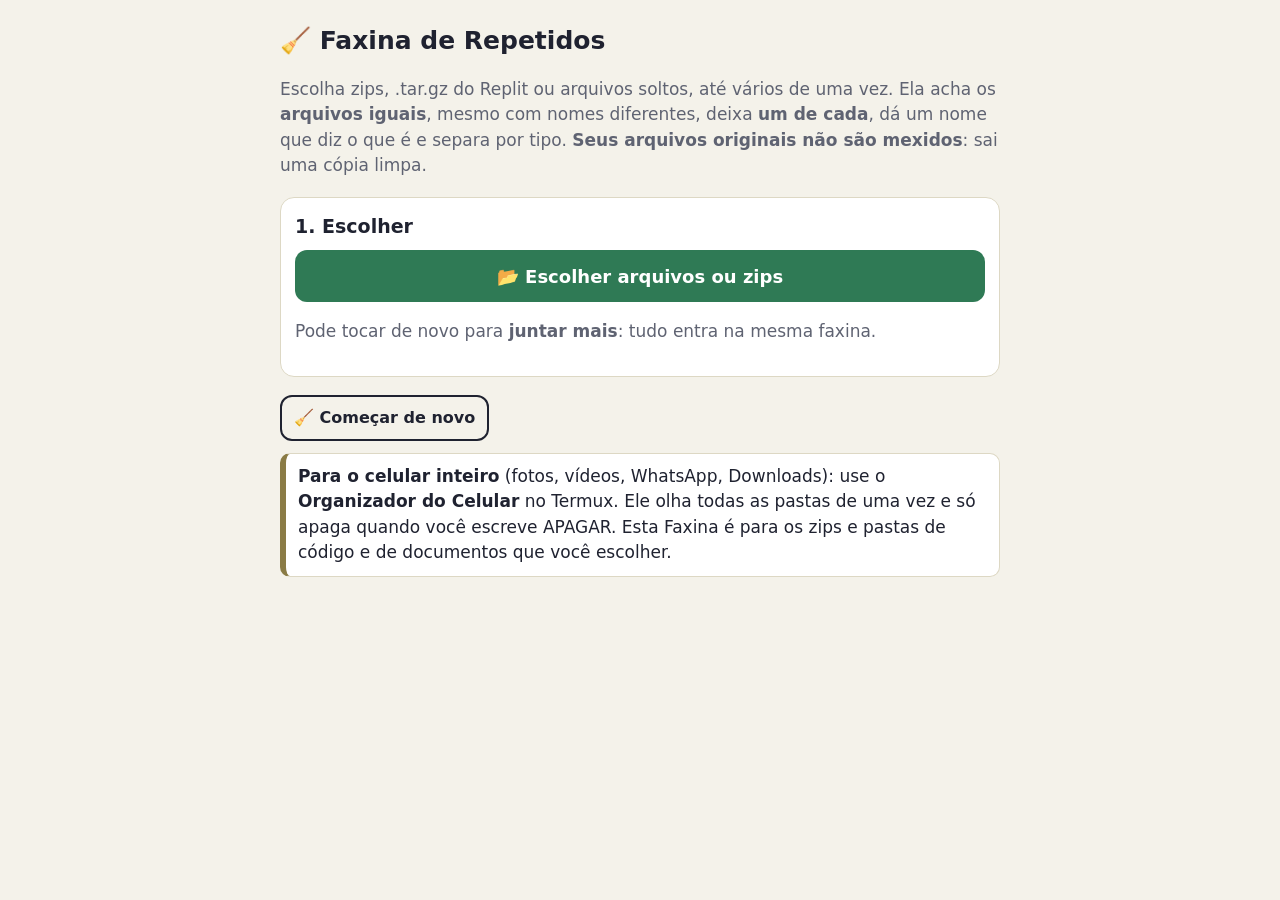
<file: ferramentas/faxina.html>
<!doctype html>
<html lang="pt-BR">
<head>
<meta charset="utf-8">
<meta name="viewport" content="width=device-width, initial-scale=1">
<title>🧹 Faxina de Repetidos</title>
<meta name="description" content="Tira os arquivos repetidos, dá nome que diz o que é e separa por tipo">
<style>/* css/app.css */
:root { --f: #f4f2ea; --c: #fff; --t: #1f2230; --m: #5f6372; --b: #ddd8c4; --v: #2f7a55; color-scheme: light; }
@media (prefers-color-scheme: dark) { :root:not([data-theme="light"]) { --f: #14161c; --c: #1d2029; --t: #e8e9ef; --m: #a2a6b4; --b: #343846; --v: #4fae7f; color-scheme: dark; } }
:root[data-theme="dark"] { --f: #14161c; --c: #1d2029; --t: #e8e9ef; --m: #a2a6b4; --b: #343846; --v: #4fae7f; color-scheme: dark; }
* { box-sizing: border-box; }
body { margin: 0; background: var(--f); color: var(--t); font: 17px/1.5 system-ui, -apple-system, Roboto, sans-serif; padding: 16px 16px 60px; }
main { max-width: 720px; margin: 0 auto; }
h1 { font-size: 25px; margin: 6px 0; } h2 { font-size: 19px; margin: 0 0 8px; } h3 { font-size: 17px; margin: 14px 0 6px; } h3 small { color: var(--m); font-weight: 400; }
.mut { color: var(--m); }
.bt { display: block; width: 100%; font: 700 18px system-ui, sans-serif; padding: 15px; min-height: 52px; border: 0; border-radius: 12px; background: var(--v); color: #fff; margin: 10px 0 0; cursor: pointer; }
.bt2 { background: transparent; color: var(--t); border: 2px solid var(--t); font: 600 16px system-ui, sans-serif; border-radius: 12px; padding: 10px 12px; min-height: 46px; cursor: pointer; }
.bt.bt2 { font-size: 16px; } .bt:disabled { opacity: .5; }
.linha { display: flex; flex-wrap: wrap; gap: 8px; margin: 8px 0; }
.filtros { display: flex; gap: 6px; overflow-x: auto; padding: 4px 0; }
.chip { flex: none; font: 600 15px system-ui; border: 1px solid var(--b); background: var(--c); color: var(--t); border-radius: 99px; padding: 8px 12px; min-height: 40px; cursor: pointer; }
.chip.on { background: var(--t); color: var(--f); } .chip small { opacity: .7; }
.item { display: flex; gap: 10px; align-items: flex-start; background: var(--c); border: 1px solid var(--b); border-radius: 12px; padding: 10px; margin: 6px 0; }
.item.fora { opacity: .45; } .item input[type=checkbox] { width: 24px; height: 24px; flex: none; margin-top: 2px; }
.info { flex: 1; min-width: 0; overflow-wrap: anywhere; } .info small { display: block; color: var(--m); font-size: 13px; }
.tp { font-size: 13px; color: var(--m); }
.mudar { display: block; font-size: 14px; margin-top: 6px; color: var(--m); }
select { font: inherit; padding: 8px; border-radius: 10px; border: 1px solid var(--b); background: var(--f); color: var(--t); max-width: 100%; }
#mk-proj { width: 100%; }
.cartao { background: var(--c); border: 1px solid var(--b); border-radius: 14px; padding: 14px; margin: 18px 0; }
.op { display: inline-flex; gap: 8px; align-items: center; margin: 4px 12px 4px 0; } .op input { width: 22px; height: 22px; }
#aviso { position: fixed; left: 16px; right: 16px; bottom: 16px; max-width: 688px; margin: 0 auto; background: var(--t); color: var(--f); border-radius: 12px; padding: 12px 14px; font-weight: 600; z-index: 9; }
[hidden] { display: none !important; }
.grande { font-size: 22px; font-weight: 700; margin: 4px 0; }
.grupo { background: var(--c); border: 1px solid var(--b); border-radius: 12px; padding: 8px 10px; margin: 6px 0; overflow-wrap: anywhere; }
.grupo summary { cursor: pointer; font-weight: 600; } .grupo li { font-size: 14px; color: var(--m); }
.barra { height: 14px; border-radius: 99px; background: var(--b); overflow: hidden; margin: 8px 0; } .barra i { display: block; height: 100%; background: var(--v); }
.caixa { background: var(--c); border: 1px solid var(--b); border-left: 6px solid #8a7b45; border-radius: 10px; padding: 10px 12px; margin: 12px 0; }

</style>
</head>
<body>
<main>
  <h1>🧹 Faxina de Repetidos</h1>
  <p class="mut">Escolha zips, .tar.gz do Replit ou arquivos soltos, até vários de uma vez. Ela acha os <b>arquivos iguais</b>, mesmo com nomes diferentes, deixa <b>um de cada</b>, dá um nome que diz o que é e separa por tipo. <b>Seus arquivos originais não são mexidos</b>: sai uma cópia limpa.</p>

  <section class="cartao">
    <h2>1. Escolher</h2>
    <button class="bt" id="bt-escolher">📂 Escolher arquivos ou zips</button>
    <input type="file" id="arq" multiple hidden>
    <p class="mut">Pode tocar de novo para <b>juntar mais</b>: tudo entra na mesma faxina.</p>
    <p id="lendo" class="mut" hidden></p>
  </section>

  <section class="cartao" id="passo2" hidden>
    <h2>2. O que achei</h2>
    <div id="numeros"></div>
    <label class="op"><input type="checkbox" id="quase" checked> Contar como igual também quando só muda espaço ou quebra de linha</label>
    <div id="grupos"></div>
    <div id="versoes"></div>
  </section>

  <section class="cartao" id="passo3" hidden>
    <h2>3. Arrumar e baixar</h2>
    <label class="op"><input type="radio" name="modo" value="tipo" checked> 📂 Separar por tipo (HTML, notas, configuração, scripts, imagens…)</label>
    <label class="op"><input type="radio" name="modo" value="pastas"> 🗂 Manter as pastas como estavam (só tirar as cópias)</label>
    <p class="mut">Use "manter as pastas" quando for <b>um projeto</b> (index.html + css + js): separar por tipo desmontaria ele.</p>
    <button class="bt" id="bt-gerar">🧹 Montar o zip arrumado</button>
    <div id="pronto" hidden>
      <p style="margin-top:14px"><b>Pronto:</b> <span id="nome-saida"></span><br><small class="mut">Dentro tem o <b>00-LEIA-PRIMEIRO-MAPA.md</b>: cada arquivo, de onde veio e quantas cópias tinha.</small></p>
      <button class="bt" id="bt-salvar">⬇ Salvar</button>
      <button class="bt bt2" id="bt-enviar">📤 Enviar (Drive, Arquivos, WhatsApp…)</button>
      <button class="bt bt2" id="bt-mapa">📄 Só o mapa (.md)</button>
    </div>
  </section>

  <div class="linha"><button class="bt2" id="bt-limpar">🧹 Começar de novo</button></div>
  <div class="caixa"><b>Para o celular inteiro</b> (fotos, vídeos, WhatsApp, Downloads): use o <b>Organizador do Celular</b> no Termux. Ele olha todas as pastas de uma vez e só apaga quando você escreve APAGAR. Esta Faxina é para os zips e pastas de código e de documentos que você escolher.</div>
</main>
<div id="aviso" hidden></div>
<script>
/* lib/jszip.min.js */
/*!

JSZip v3.10.1 - A JavaScript class for generating and reading zip files
<http://stuartk.com/jszip>

(c) 2009-2016 Stuart Knightley <stuart [at] stuartk.com>
Dual licenced under the MIT license or GPLv3. See https://raw.github.com/Stuk/jszip/main/LICENSE.markdown.

JSZip uses the library pako released under the MIT license :
https://github.com/nodeca/pako/blob/main/LICENSE
*/

!function(e){if("object"==typeof exports&&"undefined"!=typeof module)module.exports=e();else if("function"==typeof define&&define.amd)define([],e);else{("undefined"!=typeof window?window:"undefined"!=typeof global?global:"undefined"!=typeof self?self:this).JSZip=e()}}(function(){return function s(a,o,h){function u(r,e){if(!o[r]){if(!a[r]){var t="function"==typeof require&&require;if(!e&&t)return t(r,!0);if(l)return l(r,!0);var n=new Error("Cannot find module '"+r+"'");throw n.code="MODULE_NOT_FOUND",n}var i=o[r]={exports:{}};a[r][0].call(i.exports,function(e){var t=a[r][1][e];return u(t||e)},i,i.exports,s,a,o,h)}return o[r].exports}for(var l="function"==typeof require&&require,e=0;e<h.length;e++)u(h[e]);return u}({1:[function(e,t,r){"use strict";var d=e("./utils"),c=e("./support"),p="ABCDEFGHIJKLMNOPQRSTUVWXYZabcdefghijklmnopqrstuvwxyz0123456789+/=";r.encode=function(e){for(var t,r,n,i,s,a,o,h=[],u=0,l=e.length,f=l,c="string"!==d.getTypeOf(e);u<e.length;)f=l-u,n=c?(t=e[u++],r=u<l?e[u++]:0,u<l?e[u++]:0):(t=e.charCodeAt(u++),r=u<l?e.charCodeAt(u++):0,u<l?e.charCodeAt(u++):0),i=t>>2,s=(3&t)<<4|r>>4,a=1<f?(15&r)<<2|n>>6:64,o=2<f?63&n:64,h.push(p.charAt(i)+p.charAt(s)+p.charAt(a)+p.charAt(o));return h.join("")},r.decode=function(e){var t,r,n,i,s,a,o=0,h=0,u="data:";if(e.substr(0,u.length)===u)throw new Error("Invalid base64 input, it looks like a data url.");var l,f=3*(e=e.replace(/[^A-Za-z0-9+/=]/g,"")).length/4;if(e.charAt(e.length-1)===p.charAt(64)&&f--,e.charAt(e.length-2)===p.charAt(64)&&f--,f%1!=0)throw new Error("Invalid base64 input, bad content length.");for(l=c.uint8array?new Uint8Array(0|f):new Array(0|f);o<e.length;)t=p.indexOf(e.charAt(o++))<<2|(i=p.indexOf(e.charAt(o++)))>>4,r=(15&i)<<4|(s=p.indexOf(e.charAt(o++)))>>2,n=(3&s)<<6|(a=p.indexOf(e.charAt(o++))),l[h++]=t,64!==s&&(l[h++]=r),64!==a&&(l[h++]=n);return l}},{"./support":30,"./utils":32}],2:[function(e,t,r){"use strict";var n=e("./external"),i=e("./stream/DataWorker"),s=e("./stream/Crc32Probe"),a=e("./stream/DataLengthProbe");function o(e,t,r,n,i){this.compressedSize=e,this.uncompressedSize=t,this.crc32=r,this.compression=n,this.compressedContent=i}o.prototype={getContentWorker:function(){var e=new i(n.Promise.resolve(this.compressedContent)).pipe(this.compression.uncompressWorker()).pipe(new a("data_length")),t=this;return e.on("end",function(){if(this.streamInfo.data_length!==t.uncompressedSize)throw new Error("Bug : uncompressed data size mismatch")}),e},getCompressedWorker:function(){return new i(n.Promise.resolve(this.compressedContent)).withStreamInfo("compressedSize",this.compressedSize).withStreamInfo("uncompressedSize",this.uncompressedSize).withStreamInfo("crc32",this.crc32).withStreamInfo("compression",this.compression)}},o.createWorkerFrom=function(e,t,r){return e.pipe(new s).pipe(new a("uncompressedSize")).pipe(t.compressWorker(r)).pipe(new a("compressedSize")).withStreamInfo("compression",t)},t.exports=o},{"./external":6,"./stream/Crc32Probe":25,"./stream/DataLengthProbe":26,"./stream/DataWorker":27}],3:[function(e,t,r){"use strict";var n=e("./stream/GenericWorker");r.STORE={magic:"\0\0",compressWorker:function(){return new n("STORE compression")},uncompressWorker:function(){return new n("STORE decompression")}},r.DEFLATE=e("./flate")},{"./flate":7,"./stream/GenericWorker":28}],4:[function(e,t,r){"use strict";var n=e("./utils");var o=function(){for(var e,t=[],r=0;r<256;r++){e=r;for(var n=0;n<8;n++)e=1&e?3988292384^e>>>1:e>>>1;t[r]=e}return t}();t.exports=function(e,t){return void 0!==e&&e.length?"string"!==n.getTypeOf(e)?function(e,t,r,n){var i=o,s=n+r;e^=-1;for(var a=n;a<s;a++)e=e>>>8^i[255&(e^t[a])];return-1^e}(0|t,e,e.length,0):function(e,t,r,n){var i=o,s=n+r;e^=-1;for(var a=n;a<s;a++)e=e>>>8^i[255&(e^t.charCodeAt(a))];return-1^e}(0|t,e,e.length,0):0}},{"./utils":32}],5:[function(e,t,r){"use strict";r.base64=!1,r.binary=!1,r.dir=!1,r.createFolders=!0,r.date=null,r.compression=null,r.compressionOptions=null,r.comment=null,r.unixPermissions=null,r.dosPermissions=null},{}],6:[function(e,t,r){"use strict";var n=null;n="undefined"!=typeof Promise?Promise:e("lie"),t.exports={Promise:n}},{lie:37}],7:[function(e,t,r){"use strict";var n="undefined"!=typeof Uint8Array&&"undefined"!=typeof Uint16Array&&"undefined"!=typeof Uint32Array,i=e("pako"),s=e("./utils"),a=e("./stream/GenericWorker"),o=n?"uint8array":"array";function h(e,t){a.call(this,"FlateWorker/"+e),this._pako=null,this._pakoAction=e,this._pakoOptions=t,this.meta={}}r.magic="\b\0",s.inherits(h,a),h.prototype.processChunk=function(e){this.meta=e.meta,null===this._pako&&this._createPako(),this._pako.push(s.transformTo(o,e.data),!1)},h.prototype.flush=function(){a.prototype.flush.call(this),null===this._pako&&this._createPako(),this._pako.push([],!0)},h.prototype.cleanUp=function(){a.prototype.cleanUp.call(this),this._pako=null},h.prototype._createPako=function(){this._pako=new i[this._pakoAction]({raw:!0,level:this._pakoOptions.level||-1});var t=this;this._pako.onData=function(e){t.push({data:e,meta:t.meta})}},r.compressWorker=function(e){return new h("Deflate",e)},r.uncompressWorker=function(){return new h("Inflate",{})}},{"./stream/GenericWorker":28,"./utils":32,pako:38}],8:[function(e,t,r){"use strict";function A(e,t){var r,n="";for(r=0;r<t;r++)n+=String.fromCharCode(255&e),e>>>=8;return n}function n(e,t,r,n,i,s){var a,o,h=e.file,u=e.compression,l=s!==O.utf8encode,f=I.transformTo("string",s(h.name)),c=I.transformTo("string",O.utf8encode(h.name)),d=h.comment,p=I.transformTo("string",s(d)),m=I.transformTo("string",O.utf8encode(d)),_=c.length!==h.name.length,g=m.length!==d.length,b="",v="",y="",w=h.dir,k=h.date,x={crc32:0,compressedSize:0,uncompressedSize:0};t&&!r||(x.crc32=e.crc32,x.compressedSize=e.compressedSize,x.uncompressedSize=e.uncompressedSize);var S=0;t&&(S|=8),l||!_&&!g||(S|=2048);var z=0,C=0;w&&(z|=16),"UNIX"===i?(C=798,z|=function(e,t){var r=e;return e||(r=t?16893:33204),(65535&r)<<16}(h.unixPermissions,w)):(C=20,z|=function(e){return 63&(e||0)}(h.dosPermissions)),a=k.getUTCHours(),a<<=6,a|=k.getUTCMinutes(),a<<=5,a|=k.getUTCSeconds()/2,o=k.getUTCFullYear()-1980,o<<=4,o|=k.getUTCMonth()+1,o<<=5,o|=k.getUTCDate(),_&&(v=A(1,1)+A(B(f),4)+c,b+="up"+A(v.length,2)+v),g&&(y=A(1,1)+A(B(p),4)+m,b+="uc"+A(y.length,2)+y);var E="";return E+="\n\0",E+=A(S,2),E+=u.magic,E+=A(a,2),E+=A(o,2),E+=A(x.crc32,4),E+=A(x.compressedSize,4),E+=A(x.uncompressedSize,4),E+=A(f.length,2),E+=A(b.length,2),{fileRecord:R.LOCAL_FILE_HEADER+E+f+b,dirRecord:R.CENTRAL_FILE_HEADER+A(C,2)+E+A(p.length,2)+"\0\0\0\0"+A(z,4)+A(n,4)+f+b+p}}var I=e("../utils"),i=e("../stream/GenericWorker"),O=e("../utf8"),B=e("../crc32"),R=e("../signature");function s(e,t,r,n){i.call(this,"ZipFileWorker"),this.bytesWritten=0,this.zipComment=t,this.zipPlatform=r,this.encodeFileName=n,this.streamFiles=e,this.accumulate=!1,this.contentBuffer=[],this.dirRecords=[],this.currentSourceOffset=0,this.entriesCount=0,this.currentFile=null,this._sources=[]}I.inherits(s,i),s.prototype.push=function(e){var t=e.meta.percent||0,r=this.entriesCount,n=this._sources.length;this.accumulate?this.contentBuffer.push(e):(this.bytesWritten+=e.data.length,i.prototype.push.call(this,{data:e.data,meta:{currentFile:this.currentFile,percent:r?(t+100*(r-n-1))/r:100}}))},s.prototype.openedSource=function(e){this.currentSourceOffset=this.bytesWritten,this.currentFile=e.file.name;var t=this.streamFiles&&!e.file.dir;if(t){var r=n(e,t,!1,this.currentSourceOffset,this.zipPlatform,this.encodeFileName);this.push({data:r.fileRecord,meta:{percent:0}})}else this.accumulate=!0},s.prototype.closedSource=function(e){this.accumulate=!1;var t=this.streamFiles&&!e.file.dir,r=n(e,t,!0,this.currentSourceOffset,this.zipPlatform,this.encodeFileName);if(this.dirRecords.push(r.dirRecord),t)this.push({data:function(e){return R.DATA_DESCRIPTOR+A(e.crc32,4)+A(e.compressedSize,4)+A(e.uncompressedSize,4)}(e),meta:{percent:100}});else for(this.push({data:r.fileRecord,meta:{percent:0}});this.contentBuffer.length;)this.push(this.contentBuffer.shift());this.currentFile=null},s.prototype.flush=function(){for(var e=this.bytesWritten,t=0;t<this.dirRecords.length;t++)this.push({data:this.dirRecords[t],meta:{percent:100}});var r=this.bytesWritten-e,n=function(e,t,r,n,i){var s=I.transformTo("string",i(n));return R.CENTRAL_DIRECTORY_END+"\0\0\0\0"+A(e,2)+A(e,2)+A(t,4)+A(r,4)+A(s.length,2)+s}(this.dirRecords.length,r,e,this.zipComment,this.encodeFileName);this.push({data:n,meta:{percent:100}})},s.prototype.prepareNextSource=function(){this.previous=this._sources.shift(),this.openedSource(this.previous.streamInfo),this.isPaused?this.previous.pause():this.previous.resume()},s.prototype.registerPrevious=function(e){this._sources.push(e);var t=this;return e.on("data",function(e){t.processChunk(e)}),e.on("end",function(){t.closedSource(t.previous.streamInfo),t._sources.length?t.prepareNextSource():t.end()}),e.on("error",function(e){t.error(e)}),this},s.prototype.resume=function(){return!!i.prototype.resume.call(this)&&(!this.previous&&this._sources.length?(this.prepareNextSource(),!0):this.previous||this._sources.length||this.generatedError?void 0:(this.end(),!0))},s.prototype.error=function(e){var t=this._sources;if(!i.prototype.error.call(this,e))return!1;for(var r=0;r<t.length;r++)try{t[r].error(e)}catch(e){}return!0},s.prototype.lock=function(){i.prototype.lock.call(this);for(var e=this._sources,t=0;t<e.length;t++)e[t].lock()},t.exports=s},{"../crc32":4,"../signature":23,"../stream/GenericWorker":28,"../utf8":31,"../utils":32}],9:[function(e,t,r){"use strict";var u=e("../compressions"),n=e("./ZipFileWorker");r.generateWorker=function(e,a,t){var o=new n(a.streamFiles,t,a.platform,a.encodeFileName),h=0;try{e.forEach(function(e,t){h++;var r=function(e,t){var r=e||t,n=u[r];if(!n)throw new Error(r+" is not a valid compression method !");return n}(t.options.compression,a.compression),n=t.options.compressionOptions||a.compressionOptions||{},i=t.dir,s=t.date;t._compressWorker(r,n).withStreamInfo("file",{name:e,dir:i,date:s,comment:t.comment||"",unixPermissions:t.unixPermissions,dosPermissions:t.dosPermissions}).pipe(o)}),o.entriesCount=h}catch(e){o.error(e)}return o}},{"../compressions":3,"./ZipFileWorker":8}],10:[function(e,t,r){"use strict";function n(){if(!(this instanceof n))return new n;if(arguments.length)throw new Error("The constructor with parameters has been removed in JSZip 3.0, please check the upgrade guide.");this.files=Object.create(null),this.comment=null,this.root="",this.clone=function(){var e=new n;for(var t in this)"function"!=typeof this[t]&&(e[t]=this[t]);return e}}(n.prototype=e("./object")).loadAsync=e("./load"),n.support=e("./support"),n.defaults=e("./defaults"),n.version="3.10.1",n.loadAsync=function(e,t){return(new n).loadAsync(e,t)},n.external=e("./external"),t.exports=n},{"./defaults":5,"./external":6,"./load":11,"./object":15,"./support":30}],11:[function(e,t,r){"use strict";var u=e("./utils"),i=e("./external"),n=e("./utf8"),s=e("./zipEntries"),a=e("./stream/Crc32Probe"),l=e("./nodejsUtils");function f(n){return new i.Promise(function(e,t){var r=n.decompressed.getContentWorker().pipe(new a);r.on("error",function(e){t(e)}).on("end",function(){r.streamInfo.crc32!==n.decompressed.crc32?t(new Error("Corrupted zip : CRC32 mismatch")):e()}).resume()})}t.exports=function(e,o){var h=this;return o=u.extend(o||{},{base64:!1,checkCRC32:!1,optimizedBinaryString:!1,createFolders:!1,decodeFileName:n.utf8decode}),l.isNode&&l.isStream(e)?i.Promise.reject(new Error("JSZip can't accept a stream when loading a zip file.")):u.prepareContent("the loaded zip file",e,!0,o.optimizedBinaryString,o.base64).then(function(e){var t=new s(o);return t.load(e),t}).then(function(e){var t=[i.Promise.resolve(e)],r=e.files;if(o.checkCRC32)for(var n=0;n<r.length;n++)t.push(f(r[n]));return i.Promise.all(t)}).then(function(e){for(var t=e.shift(),r=t.files,n=0;n<r.length;n++){var i=r[n],s=i.fileNameStr,a=u.resolve(i.fileNameStr);h.file(a,i.decompressed,{binary:!0,optimizedBinaryString:!0,date:i.date,dir:i.dir,comment:i.fileCommentStr.length?i.fileCommentStr:null,unixPermissions:i.unixPermissions,dosPermissions:i.dosPermissions,createFolders:o.createFolders}),i.dir||(h.file(a).unsafeOriginalName=s)}return t.zipComment.length&&(h.comment=t.zipComment),h})}},{"./external":6,"./nodejsUtils":14,"./stream/Crc32Probe":25,"./utf8":31,"./utils":32,"./zipEntries":33}],12:[function(e,t,r){"use strict";var n=e("../utils"),i=e("../stream/GenericWorker");function s(e,t){i.call(this,"Nodejs stream input adapter for "+e),this._upstreamEnded=!1,this._bindStream(t)}n.inherits(s,i),s.prototype._bindStream=function(e){var t=this;(this._stream=e).pause(),e.on("data",function(e){t.push({data:e,meta:{percent:0}})}).on("error",function(e){t.isPaused?this.generatedError=e:t.error(e)}).on("end",function(){t.isPaused?t._upstreamEnded=!0:t.end()})},s.prototype.pause=function(){return!!i.prototype.pause.call(this)&&(this._stream.pause(),!0)},s.prototype.resume=function(){return!!i.prototype.resume.call(this)&&(this._upstreamEnded?this.end():this._stream.resume(),!0)},t.exports=s},{"../stream/GenericWorker":28,"../utils":32}],13:[function(e,t,r){"use strict";var i=e("readable-stream").Readable;function n(e,t,r){i.call(this,t),this._helper=e;var n=this;e.on("data",function(e,t){n.push(e)||n._helper.pause(),r&&r(t)}).on("error",function(e){n.emit("error",e)}).on("end",function(){n.push(null)})}e("../utils").inherits(n,i),n.prototype._read=function(){this._helper.resume()},t.exports=n},{"../utils":32,"readable-stream":16}],14:[function(e,t,r){"use strict";t.exports={isNode:"undefined"!=typeof Buffer,newBufferFrom:function(e,t){if(Buffer.from&&Buffer.from!==Uint8Array.from)return Buffer.from(e,t);if("number"==typeof e)throw new Error('The "data" argument must not be a number');return new Buffer(e,t)},allocBuffer:function(e){if(Buffer.alloc)return Buffer.alloc(e);var t=new Buffer(e);return t.fill(0),t},isBuffer:function(e){return Buffer.isBuffer(e)},isStream:function(e){return e&&"function"==typeof e.on&&"function"==typeof e.pause&&"function"==typeof e.resume}}},{}],15:[function(e,t,r){"use strict";function s(e,t,r){var n,i=u.getTypeOf(t),s=u.extend(r||{},f);s.date=s.date||new Date,null!==s.compression&&(s.compression=s.compression.toUpperCase()),"string"==typeof s.unixPermissions&&(s.unixPermissions=parseInt(s.unixPermissions,8)),s.unixPermissions&&16384&s.unixPermissions&&(s.dir=!0),s.dosPermissions&&16&s.dosPermissions&&(s.dir=!0),s.dir&&(e=g(e)),s.createFolders&&(n=_(e))&&b.call(this,n,!0);var a="string"===i&&!1===s.binary&&!1===s.base64;r&&void 0!==r.binary||(s.binary=!a),(t instanceof c&&0===t.uncompressedSize||s.dir||!t||0===t.length)&&(s.base64=!1,s.binary=!0,t="",s.compression="STORE",i="string");var o=null;o=t instanceof c||t instanceof l?t:p.isNode&&p.isStream(t)?new m(e,t):u.prepareContent(e,t,s.binary,s.optimizedBinaryString,s.base64);var h=new d(e,o,s);this.files[e]=h}var i=e("./utf8"),u=e("./utils"),l=e("./stream/GenericWorker"),a=e("./stream/StreamHelper"),f=e("./defaults"),c=e("./compressedObject"),d=e("./zipObject"),o=e("./generate"),p=e("./nodejsUtils"),m=e("./nodejs/NodejsStreamInputAdapter"),_=function(e){"/"===e.slice(-1)&&(e=e.substring(0,e.length-1));var t=e.lastIndexOf("/");return 0<t?e.substring(0,t):""},g=function(e){return"/"!==e.slice(-1)&&(e+="/"),e},b=function(e,t){return t=void 0!==t?t:f.createFolders,e=g(e),this.files[e]||s.call(this,e,null,{dir:!0,createFolders:t}),this.files[e]};function h(e){return"[object RegExp]"===Object.prototype.toString.call(e)}var n={load:function(){throw new Error("This method has been removed in JSZip 3.0, please check the upgrade guide.")},forEach:function(e){var t,r,n;for(t in this.files)n=this.files[t],(r=t.slice(this.root.length,t.length))&&t.slice(0,this.root.length)===this.root&&e(r,n)},filter:function(r){var n=[];return this.forEach(function(e,t){r(e,t)&&n.push(t)}),n},file:function(e,t,r){if(1!==arguments.length)return e=this.root+e,s.call(this,e,t,r),this;if(h(e)){var n=e;return this.filter(function(e,t){return!t.dir&&n.test(e)})}var i=this.files[this.root+e];return i&&!i.dir?i:null},folder:function(r){if(!r)return this;if(h(r))return this.filter(function(e,t){return t.dir&&r.test(e)});var e=this.root+r,t=b.call(this,e),n=this.clone();return n.root=t.name,n},remove:function(r){r=this.root+r;var e=this.files[r];if(e||("/"!==r.slice(-1)&&(r+="/"),e=this.files[r]),e&&!e.dir)delete this.files[r];else for(var t=this.filter(function(e,t){return t.name.slice(0,r.length)===r}),n=0;n<t.length;n++)delete this.files[t[n].name];return this},generate:function(){throw new Error("This method has been removed in JSZip 3.0, please check the upgrade guide.")},generateInternalStream:function(e){var t,r={};try{if((r=u.extend(e||{},{streamFiles:!1,compression:"STORE",compressionOptions:null,type:"",platform:"DOS",comment:null,mimeType:"application/zip",encodeFileName:i.utf8encode})).type=r.type.toLowerCase(),r.compression=r.compression.toUpperCase(),"binarystring"===r.type&&(r.type="string"),!r.type)throw new Error("No output type specified.");u.checkSupport(r.type),"darwin"!==r.platform&&"freebsd"!==r.platform&&"linux"!==r.platform&&"sunos"!==r.platform||(r.platform="UNIX"),"win32"===r.platform&&(r.platform="DOS");var n=r.comment||this.comment||"";t=o.generateWorker(this,r,n)}catch(e){(t=new l("error")).error(e)}return new a(t,r.type||"string",r.mimeType)},generateAsync:function(e,t){return this.generateInternalStream(e).accumulate(t)},generateNodeStream:function(e,t){return(e=e||{}).type||(e.type="nodebuffer"),this.generateInternalStream(e).toNodejsStream(t)}};t.exports=n},{"./compressedObject":2,"./defaults":5,"./generate":9,"./nodejs/NodejsStreamInputAdapter":12,"./nodejsUtils":14,"./stream/GenericWorker":28,"./stream/StreamHelper":29,"./utf8":31,"./utils":32,"./zipObject":35}],16:[function(e,t,r){"use strict";t.exports=e("stream")},{stream:void 0}],17:[function(e,t,r){"use strict";var n=e("./DataReader");function i(e){n.call(this,e);for(var t=0;t<this.data.length;t++)e[t]=255&e[t]}e("../utils").inherits(i,n),i.prototype.byteAt=function(e){return this.data[this.zero+e]},i.prototype.lastIndexOfSignature=function(e){for(var t=e.charCodeAt(0),r=e.charCodeAt(1),n=e.charCodeAt(2),i=e.charCodeAt(3),s=this.length-4;0<=s;--s)if(this.data[s]===t&&this.data[s+1]===r&&this.data[s+2]===n&&this.data[s+3]===i)return s-this.zero;return-1},i.prototype.readAndCheckSignature=function(e){var t=e.charCodeAt(0),r=e.charCodeAt(1),n=e.charCodeAt(2),i=e.charCodeAt(3),s=this.readData(4);return t===s[0]&&r===s[1]&&n===s[2]&&i===s[3]},i.prototype.readData=function(e){if(this.checkOffset(e),0===e)return[];var t=this.data.slice(this.zero+this.index,this.zero+this.index+e);return this.index+=e,t},t.exports=i},{"../utils":32,"./DataReader":18}],18:[function(e,t,r){"use strict";var n=e("../utils");function i(e){this.data=e,this.length=e.length,this.index=0,this.zero=0}i.prototype={checkOffset:function(e){this.checkIndex(this.index+e)},checkIndex:function(e){if(this.length<this.zero+e||e<0)throw new Error("End of data reached (data length = "+this.length+", asked index = "+e+"). Corrupted zip ?")},setIndex:function(e){this.checkIndex(e),this.index=e},skip:function(e){this.setIndex(this.index+e)},byteAt:function(){},readInt:function(e){var t,r=0;for(this.checkOffset(e),t=this.index+e-1;t>=this.index;t--)r=(r<<8)+this.byteAt(t);return this.index+=e,r},readString:function(e){return n.transformTo("string",this.readData(e))},readData:function(){},lastIndexOfSignature:function(){},readAndCheckSignature:function(){},readDate:function(){var e=this.readInt(4);return new Date(Date.UTC(1980+(e>>25&127),(e>>21&15)-1,e>>16&31,e>>11&31,e>>5&63,(31&e)<<1))}},t.exports=i},{"../utils":32}],19:[function(e,t,r){"use strict";var n=e("./Uint8ArrayReader");function i(e){n.call(this,e)}e("../utils").inherits(i,n),i.prototype.readData=function(e){this.checkOffset(e);var t=this.data.slice(this.zero+this.index,this.zero+this.index+e);return this.index+=e,t},t.exports=i},{"../utils":32,"./Uint8ArrayReader":21}],20:[function(e,t,r){"use strict";var n=e("./DataReader");function i(e){n.call(this,e)}e("../utils").inherits(i,n),i.prototype.byteAt=function(e){return this.data.charCodeAt(this.zero+e)},i.prototype.lastIndexOfSignature=function(e){return this.data.lastIndexOf(e)-this.zero},i.prototype.readAndCheckSignature=function(e){return e===this.readData(4)},i.prototype.readData=function(e){this.checkOffset(e);var t=this.data.slice(this.zero+this.index,this.zero+this.index+e);return this.index+=e,t},t.exports=i},{"../utils":32,"./DataReader":18}],21:[function(e,t,r){"use strict";var n=e("./ArrayReader");function i(e){n.call(this,e)}e("../utils").inherits(i,n),i.prototype.readData=function(e){if(this.checkOffset(e),0===e)return new Uint8Array(0);var t=this.data.subarray(this.zero+this.index,this.zero+this.index+e);return this.index+=e,t},t.exports=i},{"../utils":32,"./ArrayReader":17}],22:[function(e,t,r){"use strict";var n=e("../utils"),i=e("../support"),s=e("./ArrayReader"),a=e("./StringReader"),o=e("./NodeBufferReader"),h=e("./Uint8ArrayReader");t.exports=function(e){var t=n.getTypeOf(e);return n.checkSupport(t),"string"!==t||i.uint8array?"nodebuffer"===t?new o(e):i.uint8array?new h(n.transformTo("uint8array",e)):new s(n.transformTo("array",e)):new a(e)}},{"../support":30,"../utils":32,"./ArrayReader":17,"./NodeBufferReader":19,"./StringReader":20,"./Uint8ArrayReader":21}],23:[function(e,t,r){"use strict";r.LOCAL_FILE_HEADER="PK",r.CENTRAL_FILE_HEADER="PK",r.CENTRAL_DIRECTORY_END="PK",r.ZIP64_CENTRAL_DIRECTORY_LOCATOR="PK",r.ZIP64_CENTRAL_DIRECTORY_END="PK",r.DATA_DESCRIPTOR="PK\b"},{}],24:[function(e,t,r){"use strict";var n=e("./GenericWorker"),i=e("../utils");function s(e){n.call(this,"ConvertWorker to "+e),this.destType=e}i.inherits(s,n),s.prototype.processChunk=function(e){this.push({data:i.transformTo(this.destType,e.data),meta:e.meta})},t.exports=s},{"../utils":32,"./GenericWorker":28}],25:[function(e,t,r){"use strict";var n=e("./GenericWorker"),i=e("../crc32");function s(){n.call(this,"Crc32Probe"),this.withStreamInfo("crc32",0)}e("../utils").inherits(s,n),s.prototype.processChunk=function(e){this.streamInfo.crc32=i(e.data,this.streamInfo.crc32||0),this.push(e)},t.exports=s},{"../crc32":4,"../utils":32,"./GenericWorker":28}],26:[function(e,t,r){"use strict";var n=e("../utils"),i=e("./GenericWorker");function s(e){i.call(this,"DataLengthProbe for "+e),this.propName=e,this.withStreamInfo(e,0)}n.inherits(s,i),s.prototype.processChunk=function(e){if(e){var t=this.streamInfo[this.propName]||0;this.streamInfo[this.propName]=t+e.data.length}i.prototype.processChunk.call(this,e)},t.exports=s},{"../utils":32,"./GenericWorker":28}],27:[function(e,t,r){"use strict";var n=e("../utils"),i=e("./GenericWorker");function s(e){i.call(this,"DataWorker");var t=this;this.dataIsReady=!1,this.index=0,this.max=0,this.data=null,this.type="",this._tickScheduled=!1,e.then(function(e){t.dataIsReady=!0,t.data=e,t.max=e&&e.length||0,t.type=n.getTypeOf(e),t.isPaused||t._tickAndRepeat()},function(e){t.error(e)})}n.inherits(s,i),s.prototype.cleanUp=function(){i.prototype.cleanUp.call(this),this.data=null},s.prototype.resume=function(){return!!i.prototype.resume.call(this)&&(!this._tickScheduled&&this.dataIsReady&&(this._tickScheduled=!0,n.delay(this._tickAndRepeat,[],this)),!0)},s.prototype._tickAndRepeat=function(){this._tickScheduled=!1,this.isPaused||this.isFinished||(this._tick(),this.isFinished||(n.delay(this._tickAndRepeat,[],this),this._tickScheduled=!0))},s.prototype._tick=function(){if(this.isPaused||this.isFinished)return!1;var e=null,t=Math.min(this.max,this.index+16384);if(this.index>=this.max)return this.end();switch(this.type){case"string":e=this.data.substring(this.index,t);break;case"uint8array":e=this.data.subarray(this.index,t);break;case"array":case"nodebuffer":e=this.data.slice(this.index,t)}return this.index=t,this.push({data:e,meta:{percent:this.max?this.index/this.max*100:0}})},t.exports=s},{"../utils":32,"./GenericWorker":28}],28:[function(e,t,r){"use strict";function n(e){this.name=e||"default",this.streamInfo={},this.generatedError=null,this.extraStreamInfo={},this.isPaused=!0,this.isFinished=!1,this.isLocked=!1,this._listeners={data:[],end:[],error:[]},this.previous=null}n.prototype={push:function(e){this.emit("data",e)},end:function(){if(this.isFinished)return!1;this.flush();try{this.emit("end"),this.cleanUp(),this.isFinished=!0}catch(e){this.emit("error",e)}return!0},error:function(e){return!this.isFinished&&(this.isPaused?this.generatedError=e:(this.isFinished=!0,this.emit("error",e),this.previous&&this.previous.error(e),this.cleanUp()),!0)},on:function(e,t){return this._listeners[e].push(t),this},cleanUp:function(){this.streamInfo=this.generatedError=this.extraStreamInfo=null,this._listeners=[]},emit:function(e,t){if(this._listeners[e])for(var r=0;r<this._listeners[e].length;r++)this._listeners[e][r].call(this,t)},pipe:function(e){return e.registerPrevious(this)},registerPrevious:function(e){if(this.isLocked)throw new Error("The stream '"+this+"' has already been used.");this.streamInfo=e.streamInfo,this.mergeStreamInfo(),this.previous=e;var t=this;return e.on("data",function(e){t.processChunk(e)}),e.on("end",function(){t.end()}),e.on("error",function(e){t.error(e)}),this},pause:function(){return!this.isPaused&&!this.isFinished&&(this.isPaused=!0,this.previous&&this.previous.pause(),!0)},resume:function(){if(!this.isPaused||this.isFinished)return!1;var e=this.isPaused=!1;return this.generatedError&&(this.error(this.generatedError),e=!0),this.previous&&this.previous.resume(),!e},flush:function(){},processChunk:function(e){this.push(e)},withStreamInfo:function(e,t){return this.extraStreamInfo[e]=t,this.mergeStreamInfo(),this},mergeStreamInfo:function(){for(var e in this.extraStreamInfo)Object.prototype.hasOwnProperty.call(this.extraStreamInfo,e)&&(this.streamInfo[e]=this.extraStreamInfo[e])},lock:function(){if(this.isLocked)throw new Error("The stream '"+this+"' has already been used.");this.isLocked=!0,this.previous&&this.previous.lock()},toString:function(){var e="Worker "+this.name;return this.previous?this.previous+" -> "+e:e}},t.exports=n},{}],29:[function(e,t,r){"use strict";var h=e("../utils"),i=e("./ConvertWorker"),s=e("./GenericWorker"),u=e("../base64"),n=e("../support"),a=e("../external"),o=null;if(n.nodestream)try{o=e("../nodejs/NodejsStreamOutputAdapter")}catch(e){}function l(e,o){return new a.Promise(function(t,r){var n=[],i=e._internalType,s=e._outputType,a=e._mimeType;e.on("data",function(e,t){n.push(e),o&&o(t)}).on("error",function(e){n=[],r(e)}).on("end",function(){try{var e=function(e,t,r){switch(e){case"blob":return h.newBlob(h.transformTo("arraybuffer",t),r);case"base64":return u.encode(t);default:return h.transformTo(e,t)}}(s,function(e,t){var r,n=0,i=null,s=0;for(r=0;r<t.length;r++)s+=t[r].length;switch(e){case"string":return t.join("");case"array":return Array.prototype.concat.apply([],t);case"uint8array":for(i=new Uint8Array(s),r=0;r<t.length;r++)i.set(t[r],n),n+=t[r].length;return i;case"nodebuffer":return Buffer.concat(t);default:throw new Error("concat : unsupported type '"+e+"'")}}(i,n),a);t(e)}catch(e){r(e)}n=[]}).resume()})}function f(e,t,r){var n=t;switch(t){case"blob":case"arraybuffer":n="uint8array";break;case"base64":n="string"}try{this._internalType=n,this._outputType=t,this._mimeType=r,h.checkSupport(n),this._worker=e.pipe(new i(n)),e.lock()}catch(e){this._worker=new s("error"),this._worker.error(e)}}f.prototype={accumulate:function(e){return l(this,e)},on:function(e,t){var r=this;return"data"===e?this._worker.on(e,function(e){t.call(r,e.data,e.meta)}):this._worker.on(e,function(){h.delay(t,arguments,r)}),this},resume:function(){return h.delay(this._worker.resume,[],this._worker),this},pause:function(){return this._worker.pause(),this},toNodejsStream:function(e){if(h.checkSupport("nodestream"),"nodebuffer"!==this._outputType)throw new Error(this._outputType+" is not supported by this method");return new o(this,{objectMode:"nodebuffer"!==this._outputType},e)}},t.exports=f},{"../base64":1,"../external":6,"../nodejs/NodejsStreamOutputAdapter":13,"../support":30,"../utils":32,"./ConvertWorker":24,"./GenericWorker":28}],30:[function(e,t,r){"use strict";if(r.base64=!0,r.array=!0,r.string=!0,r.arraybuffer="undefined"!=typeof ArrayBuffer&&"undefined"!=typeof Uint8Array,r.nodebuffer="undefined"!=typeof Buffer,r.uint8array="undefined"!=typeof Uint8Array,"undefined"==typeof ArrayBuffer)r.blob=!1;else{var n=new ArrayBuffer(0);try{r.blob=0===new Blob([n],{type:"application/zip"}).size}catch(e){try{var i=new(self.BlobBuilder||self.WebKitBlobBuilder||self.MozBlobBuilder||self.MSBlobBuilder);i.append(n),r.blob=0===i.getBlob("application/zip").size}catch(e){r.blob=!1}}}try{r.nodestream=!!e("readable-stream").Readable}catch(e){r.nodestream=!1}},{"readable-stream":16}],31:[function(e,t,s){"use strict";for(var o=e("./utils"),h=e("./support"),r=e("./nodejsUtils"),n=e("./stream/GenericWorker"),u=new Array(256),i=0;i<256;i++)u[i]=252<=i?6:248<=i?5:240<=i?4:224<=i?3:192<=i?2:1;u[254]=u[254]=1;function a(){n.call(this,"utf-8 decode"),this.leftOver=null}function l(){n.call(this,"utf-8 encode")}s.utf8encode=function(e){return h.nodebuffer?r.newBufferFrom(e,"utf-8"):function(e){var t,r,n,i,s,a=e.length,o=0;for(i=0;i<a;i++)55296==(64512&(r=e.charCodeAt(i)))&&i+1<a&&56320==(64512&(n=e.charCodeAt(i+1)))&&(r=65536+(r-55296<<10)+(n-56320),i++),o+=r<128?1:r<2048?2:r<65536?3:4;for(t=h.uint8array?new Uint8Array(o):new Array(o),i=s=0;s<o;i++)55296==(64512&(r=e.charCodeAt(i)))&&i+1<a&&56320==(64512&(n=e.charCodeAt(i+1)))&&(r=65536+(r-55296<<10)+(n-56320),i++),r<128?t[s++]=r:(r<2048?t[s++]=192|r>>>6:(r<65536?t[s++]=224|r>>>12:(t[s++]=240|r>>>18,t[s++]=128|r>>>12&63),t[s++]=128|r>>>6&63),t[s++]=128|63&r);return t}(e)},s.utf8decode=function(e){return h.nodebuffer?o.transformTo("nodebuffer",e).toString("utf-8"):function(e){var t,r,n,i,s=e.length,a=new Array(2*s);for(t=r=0;t<s;)if((n=e[t++])<128)a[r++]=n;else if(4<(i=u[n]))a[r++]=65533,t+=i-1;else{for(n&=2===i?31:3===i?15:7;1<i&&t<s;)n=n<<6|63&e[t++],i--;1<i?a[r++]=65533:n<65536?a[r++]=n:(n-=65536,a[r++]=55296|n>>10&1023,a[r++]=56320|1023&n)}return a.length!==r&&(a.subarray?a=a.subarray(0,r):a.length=r),o.applyFromCharCode(a)}(e=o.transformTo(h.uint8array?"uint8array":"array",e))},o.inherits(a,n),a.prototype.processChunk=function(e){var t=o.transformTo(h.uint8array?"uint8array":"array",e.data);if(this.leftOver&&this.leftOver.length){if(h.uint8array){var r=t;(t=new Uint8Array(r.length+this.leftOver.length)).set(this.leftOver,0),t.set(r,this.leftOver.length)}else t=this.leftOver.concat(t);this.leftOver=null}var n=function(e,t){var r;for((t=t||e.length)>e.length&&(t=e.length),r=t-1;0<=r&&128==(192&e[r]);)r--;return r<0?t:0===r?t:r+u[e[r]]>t?r:t}(t),i=t;n!==t.length&&(h.uint8array?(i=t.subarray(0,n),this.leftOver=t.subarray(n,t.length)):(i=t.slice(0,n),this.leftOver=t.slice(n,t.length))),this.push({data:s.utf8decode(i),meta:e.meta})},a.prototype.flush=function(){this.leftOver&&this.leftOver.length&&(this.push({data:s.utf8decode(this.leftOver),meta:{}}),this.leftOver=null)},s.Utf8DecodeWorker=a,o.inherits(l,n),l.prototype.processChunk=function(e){this.push({data:s.utf8encode(e.data),meta:e.meta})},s.Utf8EncodeWorker=l},{"./nodejsUtils":14,"./stream/GenericWorker":28,"./support":30,"./utils":32}],32:[function(e,t,a){"use strict";var o=e("./support"),h=e("./base64"),r=e("./nodejsUtils"),u=e("./external");function n(e){return e}function l(e,t){for(var r=0;r<e.length;++r)t[r]=255&e.charCodeAt(r);return t}e("setimmediate"),a.newBlob=function(t,r){a.checkSupport("blob");try{return new Blob([t],{type:r})}catch(e){try{var n=new(self.BlobBuilder||self.WebKitBlobBuilder||self.MozBlobBuilder||self.MSBlobBuilder);return n.append(t),n.getBlob(r)}catch(e){throw new Error("Bug : can't construct the Blob.")}}};var i={stringifyByChunk:function(e,t,r){var n=[],i=0,s=e.length;if(s<=r)return String.fromCharCode.apply(null,e);for(;i<s;)"array"===t||"nodebuffer"===t?n.push(String.fromCharCode.apply(null,e.slice(i,Math.min(i+r,s)))):n.push(String.fromCharCode.apply(null,e.subarray(i,Math.min(i+r,s)))),i+=r;return n.join("")},stringifyByChar:function(e){for(var t="",r=0;r<e.length;r++)t+=String.fromCharCode(e[r]);return t},applyCanBeUsed:{uint8array:function(){try{return o.uint8array&&1===String.fromCharCode.apply(null,new Uint8Array(1)).length}catch(e){return!1}}(),nodebuffer:function(){try{return o.nodebuffer&&1===String.fromCharCode.apply(null,r.allocBuffer(1)).length}catch(e){return!1}}()}};function s(e){var t=65536,r=a.getTypeOf(e),n=!0;if("uint8array"===r?n=i.applyCanBeUsed.uint8array:"nodebuffer"===r&&(n=i.applyCanBeUsed.nodebuffer),n)for(;1<t;)try{return i.stringifyByChunk(e,r,t)}catch(e){t=Math.floor(t/2)}return i.stringifyByChar(e)}function f(e,t){for(var r=0;r<e.length;r++)t[r]=e[r];return t}a.applyFromCharCode=s;var c={};c.string={string:n,array:function(e){return l(e,new Array(e.length))},arraybuffer:function(e){return c.string.uint8array(e).buffer},uint8array:function(e){return l(e,new Uint8Array(e.length))},nodebuffer:function(e){return l(e,r.allocBuffer(e.length))}},c.array={string:s,array:n,arraybuffer:function(e){return new Uint8Array(e).buffer},uint8array:function(e){return new Uint8Array(e)},nodebuffer:function(e){return r.newBufferFrom(e)}},c.arraybuffer={string:function(e){return s(new Uint8Array(e))},array:function(e){return f(new Uint8Array(e),new Array(e.byteLength))},arraybuffer:n,uint8array:function(e){return new Uint8Array(e)},nodebuffer:function(e){return r.newBufferFrom(new Uint8Array(e))}},c.uint8array={string:s,array:function(e){return f(e,new Array(e.length))},arraybuffer:function(e){return e.buffer},uint8array:n,nodebuffer:function(e){return r.newBufferFrom(e)}},c.nodebuffer={string:s,array:function(e){return f(e,new Array(e.length))},arraybuffer:function(e){return c.nodebuffer.uint8array(e).buffer},uint8array:function(e){return f(e,new Uint8Array(e.length))},nodebuffer:n},a.transformTo=function(e,t){if(t=t||"",!e)return t;a.checkSupport(e);var r=a.getTypeOf(t);return c[r][e](t)},a.resolve=function(e){for(var t=e.split("/"),r=[],n=0;n<t.length;n++){var i=t[n];"."===i||""===i&&0!==n&&n!==t.length-1||(".."===i?r.pop():r.push(i))}return r.join("/")},a.getTypeOf=function(e){return"string"==typeof e?"string":"[object Array]"===Object.prototype.toString.call(e)?"array":o.nodebuffer&&r.isBuffer(e)?"nodebuffer":o.uint8array&&e instanceof Uint8Array?"uint8array":o.arraybuffer&&e instanceof ArrayBuffer?"arraybuffer":void 0},a.checkSupport=function(e){if(!o[e.toLowerCase()])throw new Error(e+" is not supported by this platform")},a.MAX_VALUE_16BITS=65535,a.MAX_VALUE_32BITS=-1,a.pretty=function(e){var t,r,n="";for(r=0;r<(e||"").length;r++)n+="\\x"+((t=e.charCodeAt(r))<16?"0":"")+t.toString(16).toUpperCase();return n},a.delay=function(e,t,r){setImmediate(function(){e.apply(r||null,t||[])})},a.inherits=function(e,t){function r(){}r.prototype=t.prototype,e.prototype=new r},a.extend=function(){var e,t,r={};for(e=0;e<arguments.length;e++)for(t in arguments[e])Object.prototype.hasOwnProperty.call(arguments[e],t)&&void 0===r[t]&&(r[t]=arguments[e][t]);return r},a.prepareContent=function(r,e,n,i,s){return u.Promise.resolve(e).then(function(n){return o.blob&&(n instanceof Blob||-1!==["[object File]","[object Blob]"].indexOf(Object.prototype.toString.call(n)))&&"undefined"!=typeof FileReader?new u.Promise(function(t,r){var e=new FileReader;e.onload=function(e){t(e.target.result)},e.onerror=function(e){r(e.target.error)},e.readAsArrayBuffer(n)}):n}).then(function(e){var t=a.getTypeOf(e);return t?("arraybuffer"===t?e=a.transformTo("uint8array",e):"string"===t&&(s?e=h.decode(e):n&&!0!==i&&(e=function(e){return l(e,o.uint8array?new Uint8Array(e.length):new Array(e.length))}(e))),e):u.Promise.reject(new Error("Can't read the data of '"+r+"'. Is it in a supported JavaScript type (String, Blob, ArrayBuffer, etc) ?"))})}},{"./base64":1,"./external":6,"./nodejsUtils":14,"./support":30,setimmediate:54}],33:[function(e,t,r){"use strict";var n=e("./reader/readerFor"),i=e("./utils"),s=e("./signature"),a=e("./zipEntry"),o=e("./support");function h(e){this.files=[],this.loadOptions=e}h.prototype={checkSignature:function(e){if(!this.reader.readAndCheckSignature(e)){this.reader.index-=4;var t=this.reader.readString(4);throw new Error("Corrupted zip or bug: unexpected signature ("+i.pretty(t)+", expected "+i.pretty(e)+")")}},isSignature:function(e,t){var r=this.reader.index;this.reader.setIndex(e);var n=this.reader.readString(4)===t;return this.reader.setIndex(r),n},readBlockEndOfCentral:function(){this.diskNumber=this.reader.readInt(2),this.diskWithCentralDirStart=this.reader.readInt(2),this.centralDirRecordsOnThisDisk=this.reader.readInt(2),this.centralDirRecords=this.reader.readInt(2),this.centralDirSize=this.reader.readInt(4),this.centralDirOffset=this.reader.readInt(4),this.zipCommentLength=this.reader.readInt(2);var e=this.reader.readData(this.zipCommentLength),t=o.uint8array?"uint8array":"array",r=i.transformTo(t,e);this.zipComment=this.loadOptions.decodeFileName(r)},readBlockZip64EndOfCentral:function(){this.zip64EndOfCentralSize=this.reader.readInt(8),this.reader.skip(4),this.diskNumber=this.reader.readInt(4),this.diskWithCentralDirStart=this.reader.readInt(4),this.centralDirRecordsOnThisDisk=this.reader.readInt(8),this.centralDirRecords=this.reader.readInt(8),this.centralDirSize=this.reader.readInt(8),this.centralDirOffset=this.reader.readInt(8),this.zip64ExtensibleData={};for(var e,t,r,n=this.zip64EndOfCentralSize-44;0<n;)e=this.reader.readInt(2),t=this.reader.readInt(4),r=this.reader.readData(t),this.zip64ExtensibleData[e]={id:e,length:t,value:r}},readBlockZip64EndOfCentralLocator:function(){if(this.diskWithZip64CentralDirStart=this.reader.readInt(4),this.relativeOffsetEndOfZip64CentralDir=this.reader.readInt(8),this.disksCount=this.reader.readInt(4),1<this.disksCount)throw new Error("Multi-volumes zip are not supported")},readLocalFiles:function(){var e,t;for(e=0;e<this.files.length;e++)t=this.files[e],this.reader.setIndex(t.localHeaderOffset),this.checkSignature(s.LOCAL_FILE_HEADER),t.readLocalPart(this.reader),t.handleUTF8(),t.processAttributes()},readCentralDir:function(){var e;for(this.reader.setIndex(this.centralDirOffset);this.reader.readAndCheckSignature(s.CENTRAL_FILE_HEADER);)(e=new a({zip64:this.zip64},this.loadOptions)).readCentralPart(this.reader),this.files.push(e);if(this.centralDirRecords!==this.files.length&&0!==this.centralDirRecords&&0===this.files.length)throw new Error("Corrupted zip or bug: expected "+this.centralDirRecords+" records in central dir, got "+this.files.length)},readEndOfCentral:function(){var e=this.reader.lastIndexOfSignature(s.CENTRAL_DIRECTORY_END);if(e<0)throw!this.isSignature(0,s.LOCAL_FILE_HEADER)?new Error("Can't find end of central directory : is this a zip file ? If it is, see https://stuk.github.io/jszip/documentation/howto/read_zip.html"):new Error("Corrupted zip: can't find end of central directory");this.reader.setIndex(e);var t=e;if(this.checkSignature(s.CENTRAL_DIRECTORY_END),this.readBlockEndOfCentral(),this.diskNumber===i.MAX_VALUE_16BITS||this.diskWithCentralDirStart===i.MAX_VALUE_16BITS||this.centralDirRecordsOnThisDisk===i.MAX_VALUE_16BITS||this.centralDirRecords===i.MAX_VALUE_16BITS||this.centralDirSize===i.MAX_VALUE_32BITS||this.centralDirOffset===i.MAX_VALUE_32BITS){if(this.zip64=!0,(e=this.reader.lastIndexOfSignature(s.ZIP64_CENTRAL_DIRECTORY_LOCATOR))<0)throw new Error("Corrupted zip: can't find the ZIP64 end of central directory locator");if(this.reader.setIndex(e),this.checkSignature(s.ZIP64_CENTRAL_DIRECTORY_LOCATOR),this.readBlockZip64EndOfCentralLocator(),!this.isSignature(this.relativeOffsetEndOfZip64CentralDir,s.ZIP64_CENTRAL_DIRECTORY_END)&&(this.relativeOffsetEndOfZip64CentralDir=this.reader.lastIndexOfSignature(s.ZIP64_CENTRAL_DIRECTORY_END),this.relativeOffsetEndOfZip64CentralDir<0))throw new Error("Corrupted zip: can't find the ZIP64 end of central directory");this.reader.setIndex(this.relativeOffsetEndOfZip64CentralDir),this.checkSignature(s.ZIP64_CENTRAL_DIRECTORY_END),this.readBlockZip64EndOfCentral()}var r=this.centralDirOffset+this.centralDirSize;this.zip64&&(r+=20,r+=12+this.zip64EndOfCentralSize);var n=t-r;if(0<n)this.isSignature(t,s.CENTRAL_FILE_HEADER)||(this.reader.zero=n);else if(n<0)throw new Error("Corrupted zip: missing "+Math.abs(n)+" bytes.")},prepareReader:function(e){this.reader=n(e)},load:function(e){this.prepareReader(e),this.readEndOfCentral(),this.readCentralDir(),this.readLocalFiles()}},t.exports=h},{"./reader/readerFor":22,"./signature":23,"./support":30,"./utils":32,"./zipEntry":34}],34:[function(e,t,r){"use strict";var n=e("./reader/readerFor"),s=e("./utils"),i=e("./compressedObject"),a=e("./crc32"),o=e("./utf8"),h=e("./compressions"),u=e("./support");function l(e,t){this.options=e,this.loadOptions=t}l.prototype={isEncrypted:function(){return 1==(1&this.bitFlag)},useUTF8:function(){return 2048==(2048&this.bitFlag)},readLocalPart:function(e){var t,r;if(e.skip(22),this.fileNameLength=e.readInt(2),r=e.readInt(2),this.fileName=e.readData(this.fileNameLength),e.skip(r),-1===this.compressedSize||-1===this.uncompressedSize)throw new Error("Bug or corrupted zip : didn't get enough information from the central directory (compressedSize === -1 || uncompressedSize === -1)");if(null===(t=function(e){for(var t in h)if(Object.prototype.hasOwnProperty.call(h,t)&&h[t].magic===e)return h[t];return null}(this.compressionMethod)))throw new Error("Corrupted zip : compression "+s.pretty(this.compressionMethod)+" unknown (inner file : "+s.transformTo("string",this.fileName)+")");this.decompressed=new i(this.compressedSize,this.uncompressedSize,this.crc32,t,e.readData(this.compressedSize))},readCentralPart:function(e){this.versionMadeBy=e.readInt(2),e.skip(2),this.bitFlag=e.readInt(2),this.compressionMethod=e.readString(2),this.date=e.readDate(),this.crc32=e.readInt(4),this.compressedSize=e.readInt(4),this.uncompressedSize=e.readInt(4);var t=e.readInt(2);if(this.extraFieldsLength=e.readInt(2),this.fileCommentLength=e.readInt(2),this.diskNumberStart=e.readInt(2),this.internalFileAttributes=e.readInt(2),this.externalFileAttributes=e.readInt(4),this.localHeaderOffset=e.readInt(4),this.isEncrypted())throw new Error("Encrypted zip are not supported");e.skip(t),this.readExtraFields(e),this.parseZIP64ExtraField(e),this.fileComment=e.readData(this.fileCommentLength)},processAttributes:function(){this.unixPermissions=null,this.dosPermissions=null;var e=this.versionMadeBy>>8;this.dir=!!(16&this.externalFileAttributes),0==e&&(this.dosPermissions=63&this.externalFileAttributes),3==e&&(this.unixPermissions=this.externalFileAttributes>>16&65535),this.dir||"/"!==this.fileNameStr.slice(-1)||(this.dir=!0)},parseZIP64ExtraField:function(){if(this.extraFields[1]){var e=n(this.extraFields[1].value);this.uncompressedSize===s.MAX_VALUE_32BITS&&(this.uncompressedSize=e.readInt(8)),this.compressedSize===s.MAX_VALUE_32BITS&&(this.compressedSize=e.readInt(8)),this.localHeaderOffset===s.MAX_VALUE_32BITS&&(this.localHeaderOffset=e.readInt(8)),this.diskNumberStart===s.MAX_VALUE_32BITS&&(this.diskNumberStart=e.readInt(4))}},readExtraFields:function(e){var t,r,n,i=e.index+this.extraFieldsLength;for(this.extraFields||(this.extraFields={});e.index+4<i;)t=e.readInt(2),r=e.readInt(2),n=e.readData(r),this.extraFields[t]={id:t,length:r,value:n};e.setIndex(i)},handleUTF8:function(){var e=u.uint8array?"uint8array":"array";if(this.useUTF8())this.fileNameStr=o.utf8decode(this.fileName),this.fileCommentStr=o.utf8decode(this.fileComment);else{var t=this.findExtraFieldUnicodePath();if(null!==t)this.fileNameStr=t;else{var r=s.transformTo(e,this.fileName);this.fileNameStr=this.loadOptions.decodeFileName(r)}var n=this.findExtraFieldUnicodeComment();if(null!==n)this.fileCommentStr=n;else{var i=s.transformTo(e,this.fileComment);this.fileCommentStr=this.loadOptions.decodeFileName(i)}}},findExtraFieldUnicodePath:function(){var e=this.extraFields[28789];if(e){var t=n(e.value);return 1!==t.readInt(1)?null:a(this.fileName)!==t.readInt(4)?null:o.utf8decode(t.readData(e.length-5))}return null},findExtraFieldUnicodeComment:function(){var e=this.extraFields[25461];if(e){var t=n(e.value);return 1!==t.readInt(1)?null:a(this.fileComment)!==t.readInt(4)?null:o.utf8decode(t.readData(e.length-5))}return null}},t.exports=l},{"./compressedObject":2,"./compressions":3,"./crc32":4,"./reader/readerFor":22,"./support":30,"./utf8":31,"./utils":32}],35:[function(e,t,r){"use strict";function n(e,t,r){this.name=e,this.dir=r.dir,this.date=r.date,this.comment=r.comment,this.unixPermissions=r.unixPermissions,this.dosPermissions=r.dosPermissions,this._data=t,this._dataBinary=r.binary,this.options={compression:r.compression,compressionOptions:r.compressionOptions}}var s=e("./stream/StreamHelper"),i=e("./stream/DataWorker"),a=e("./utf8"),o=e("./compressedObject"),h=e("./stream/GenericWorker");n.prototype={internalStream:function(e){var t=null,r="string";try{if(!e)throw new Error("No output type specified.");var n="string"===(r=e.toLowerCase())||"text"===r;"binarystring"!==r&&"text"!==r||(r="string"),t=this._decompressWorker();var i=!this._dataBinary;i&&!n&&(t=t.pipe(new a.Utf8EncodeWorker)),!i&&n&&(t=t.pipe(new a.Utf8DecodeWorker))}catch(e){(t=new h("error")).error(e)}return new s(t,r,"")},async:function(e,t){return this.internalStream(e).accumulate(t)},nodeStream:function(e,t){return this.internalStream(e||"nodebuffer").toNodejsStream(t)},_compressWorker:function(e,t){if(this._data instanceof o&&this._data.compression.magic===e.magic)return this._data.getCompressedWorker();var r=this._decompressWorker();return this._dataBinary||(r=r.pipe(new a.Utf8EncodeWorker)),o.createWorkerFrom(r,e,t)},_decompressWorker:function(){return this._data instanceof o?this._data.getContentWorker():this._data instanceof h?this._data:new i(this._data)}};for(var u=["asText","asBinary","asNodeBuffer","asUint8Array","asArrayBuffer"],l=function(){throw new Error("This method has been removed in JSZip 3.0, please check the upgrade guide.")},f=0;f<u.length;f++)n.prototype[u[f]]=l;t.exports=n},{"./compressedObject":2,"./stream/DataWorker":27,"./stream/GenericWorker":28,"./stream/StreamHelper":29,"./utf8":31}],36:[function(e,l,t){(function(t){"use strict";var r,n,e=t.MutationObserver||t.WebKitMutationObserver;if(e){var i=0,s=new e(u),a=t.document.createTextNode("");s.observe(a,{characterData:!0}),r=function(){a.data=i=++i%2}}else if(t.setImmediate||void 0===t.MessageChannel)r="document"in t&&"onreadystatechange"in t.document.createElement("script")?function(){var e=t.document.createElement("script");e.onreadystatechange=function(){u(),e.onreadystatechange=null,e.parentNode.removeChild(e),e=null},t.document.documentElement.appendChild(e)}:function(){setTimeout(u,0)};else{var o=new t.MessageChannel;o.port1.onmessage=u,r=function(){o.port2.postMessage(0)}}var h=[];function u(){var e,t;n=!0;for(var r=h.length;r;){for(t=h,h=[],e=-1;++e<r;)t[e]();r=h.length}n=!1}l.exports=function(e){1!==h.push(e)||n||r()}}).call(this,"undefined"!=typeof global?global:"undefined"!=typeof self?self:"undefined"!=typeof window?window:{})},{}],37:[function(e,t,r){"use strict";var i=e("immediate");function u(){}var l={},s=["REJECTED"],a=["FULFILLED"],n=["PENDING"];function o(e){if("function"!=typeof e)throw new TypeError("resolver must be a function");this.state=n,this.queue=[],this.outcome=void 0,e!==u&&d(this,e)}function h(e,t,r){this.promise=e,"function"==typeof t&&(this.onFulfilled=t,this.callFulfilled=this.otherCallFulfilled),"function"==typeof r&&(this.onRejected=r,this.callRejected=this.otherCallRejected)}function f(t,r,n){i(function(){var e;try{e=r(n)}catch(e){return l.reject(t,e)}e===t?l.reject(t,new TypeError("Cannot resolve promise with itself")):l.resolve(t,e)})}function c(e){var t=e&&e.then;if(e&&("object"==typeof e||"function"==typeof e)&&"function"==typeof t)return function(){t.apply(e,arguments)}}function d(t,e){var r=!1;function n(e){r||(r=!0,l.reject(t,e))}function i(e){r||(r=!0,l.resolve(t,e))}var s=p(function(){e(i,n)});"error"===s.status&&n(s.value)}function p(e,t){var r={};try{r.value=e(t),r.status="success"}catch(e){r.status="error",r.value=e}return r}(t.exports=o).prototype.finally=function(t){if("function"!=typeof t)return this;var r=this.constructor;return this.then(function(e){return r.resolve(t()).then(function(){return e})},function(e){return r.resolve(t()).then(function(){throw e})})},o.prototype.catch=function(e){return this.then(null,e)},o.prototype.then=function(e,t){if("function"!=typeof e&&this.state===a||"function"!=typeof t&&this.state===s)return this;var r=new this.constructor(u);this.state!==n?f(r,this.state===a?e:t,this.outcome):this.queue.push(new h(r,e,t));return r},h.prototype.callFulfilled=function(e){l.resolve(this.promise,e)},h.prototype.otherCallFulfilled=function(e){f(this.promise,this.onFulfilled,e)},h.prototype.callRejected=function(e){l.reject(this.promise,e)},h.prototype.otherCallRejected=function(e){f(this.promise,this.onRejected,e)},l.resolve=function(e,t){var r=p(c,t);if("error"===r.status)return l.reject(e,r.value);var n=r.value;if(n)d(e,n);else{e.state=a,e.outcome=t;for(var i=-1,s=e.queue.length;++i<s;)e.queue[i].callFulfilled(t)}return e},l.reject=function(e,t){e.state=s,e.outcome=t;for(var r=-1,n=e.queue.length;++r<n;)e.queue[r].callRejected(t);return e},o.resolve=function(e){if(e instanceof this)return e;return l.resolve(new this(u),e)},o.reject=function(e){var t=new this(u);return l.reject(t,e)},o.all=function(e){var r=this;if("[object Array]"!==Object.prototype.toString.call(e))return this.reject(new TypeError("must be an array"));var n=e.length,i=!1;if(!n)return this.resolve([]);var s=new Array(n),a=0,t=-1,o=new this(u);for(;++t<n;)h(e[t],t);return o;function h(e,t){r.resolve(e).then(function(e){s[t]=e,++a!==n||i||(i=!0,l.resolve(o,s))},function(e){i||(i=!0,l.reject(o,e))})}},o.race=function(e){var t=this;if("[object Array]"!==Object.prototype.toString.call(e))return this.reject(new TypeError("must be an array"));var r=e.length,n=!1;if(!r)return this.resolve([]);var i=-1,s=new this(u);for(;++i<r;)a=e[i],t.resolve(a).then(function(e){n||(n=!0,l.resolve(s,e))},function(e){n||(n=!0,l.reject(s,e))});var a;return s}},{immediate:36}],38:[function(e,t,r){"use strict";var n={};(0,e("./lib/utils/common").assign)(n,e("./lib/deflate"),e("./lib/inflate"),e("./lib/zlib/constants")),t.exports=n},{"./lib/deflate":39,"./lib/inflate":40,"./lib/utils/common":41,"./lib/zlib/constants":44}],39:[function(e,t,r){"use strict";var a=e("./zlib/deflate"),o=e("./utils/common"),h=e("./utils/strings"),i=e("./zlib/messages"),s=e("./zlib/zstream"),u=Object.prototype.toString,l=0,f=-1,c=0,d=8;function p(e){if(!(this instanceof p))return new p(e);this.options=o.assign({level:f,method:d,chunkSize:16384,windowBits:15,memLevel:8,strategy:c,to:""},e||{});var t=this.options;t.raw&&0<t.windowBits?t.windowBits=-t.windowBits:t.gzip&&0<t.windowBits&&t.windowBits<16&&(t.windowBits+=16),this.err=0,this.msg="",this.ended=!1,this.chunks=[],this.strm=new s,this.strm.avail_out=0;var r=a.deflateInit2(this.strm,t.level,t.method,t.windowBits,t.memLevel,t.strategy);if(r!==l)throw new Error(i[r]);if(t.header&&a.deflateSetHeader(this.strm,t.header),t.dictionary){var n;if(n="string"==typeof t.dictionary?h.string2buf(t.dictionary):"[object ArrayBuffer]"===u.call(t.dictionary)?new Uint8Array(t.dictionary):t.dictionary,(r=a.deflateSetDictionary(this.strm,n))!==l)throw new Error(i[r]);this._dict_set=!0}}function n(e,t){var r=new p(t);if(r.push(e,!0),r.err)throw r.msg||i[r.err];return r.result}p.prototype.push=function(e,t){var r,n,i=this.strm,s=this.options.chunkSize;if(this.ended)return!1;n=t===~~t?t:!0===t?4:0,"string"==typeof e?i.input=h.string2buf(e):"[object ArrayBuffer]"===u.call(e)?i.input=new Uint8Array(e):i.input=e,i.next_in=0,i.avail_in=i.input.length;do{if(0===i.avail_out&&(i.output=new o.Buf8(s),i.next_out=0,i.avail_out=s),1!==(r=a.deflate(i,n))&&r!==l)return this.onEnd(r),!(this.ended=!0);0!==i.avail_out&&(0!==i.avail_in||4!==n&&2!==n)||("string"===this.options.to?this.onData(h.buf2binstring(o.shrinkBuf(i.output,i.next_out))):this.onData(o.shrinkBuf(i.output,i.next_out)))}while((0<i.avail_in||0===i.avail_out)&&1!==r);return 4===n?(r=a.deflateEnd(this.strm),this.onEnd(r),this.ended=!0,r===l):2!==n||(this.onEnd(l),!(i.avail_out=0))},p.prototype.onData=function(e){this.chunks.push(e)},p.prototype.onEnd=function(e){e===l&&("string"===this.options.to?this.result=this.chunks.join(""):this.result=o.flattenChunks(this.chunks)),this.chunks=[],this.err=e,this.msg=this.strm.msg},r.Deflate=p,r.deflate=n,r.deflateRaw=function(e,t){return(t=t||{}).raw=!0,n(e,t)},r.gzip=function(e,t){return(t=t||{}).gzip=!0,n(e,t)}},{"./utils/common":41,"./utils/strings":42,"./zlib/deflate":46,"./zlib/messages":51,"./zlib/zstream":53}],40:[function(e,t,r){"use strict";var c=e("./zlib/inflate"),d=e("./utils/common"),p=e("./utils/strings"),m=e("./zlib/constants"),n=e("./zlib/messages"),i=e("./zlib/zstream"),s=e("./zlib/gzheader"),_=Object.prototype.toString;function a(e){if(!(this instanceof a))return new a(e);this.options=d.assign({chunkSize:16384,windowBits:0,to:""},e||{});var t=this.options;t.raw&&0<=t.windowBits&&t.windowBits<16&&(t.windowBits=-t.windowBits,0===t.windowBits&&(t.windowBits=-15)),!(0<=t.windowBits&&t.windowBits<16)||e&&e.windowBits||(t.windowBits+=32),15<t.windowBits&&t.windowBits<48&&0==(15&t.windowBits)&&(t.windowBits|=15),this.err=0,this.msg="",this.ended=!1,this.chunks=[],this.strm=new i,this.strm.avail_out=0;var r=c.inflateInit2(this.strm,t.windowBits);if(r!==m.Z_OK)throw new Error(n[r]);this.header=new s,c.inflateGetHeader(this.strm,this.header)}function o(e,t){var r=new a(t);if(r.push(e,!0),r.err)throw r.msg||n[r.err];return r.result}a.prototype.push=function(e,t){var r,n,i,s,a,o,h=this.strm,u=this.options.chunkSize,l=this.options.dictionary,f=!1;if(this.ended)return!1;n=t===~~t?t:!0===t?m.Z_FINISH:m.Z_NO_FLUSH,"string"==typeof e?h.input=p.binstring2buf(e):"[object ArrayBuffer]"===_.call(e)?h.input=new Uint8Array(e):h.input=e,h.next_in=0,h.avail_in=h.input.length;do{if(0===h.avail_out&&(h.output=new d.Buf8(u),h.next_out=0,h.avail_out=u),(r=c.inflate(h,m.Z_NO_FLUSH))===m.Z_NEED_DICT&&l&&(o="string"==typeof l?p.string2buf(l):"[object ArrayBuffer]"===_.call(l)?new Uint8Array(l):l,r=c.inflateSetDictionary(this.strm,o)),r===m.Z_BUF_ERROR&&!0===f&&(r=m.Z_OK,f=!1),r!==m.Z_STREAM_END&&r!==m.Z_OK)return this.onEnd(r),!(this.ended=!0);h.next_out&&(0!==h.avail_out&&r!==m.Z_STREAM_END&&(0!==h.avail_in||n!==m.Z_FINISH&&n!==m.Z_SYNC_FLUSH)||("string"===this.options.to?(i=p.utf8border(h.output,h.next_out),s=h.next_out-i,a=p.buf2string(h.output,i),h.next_out=s,h.avail_out=u-s,s&&d.arraySet(h.output,h.output,i,s,0),this.onData(a)):this.onData(d.shrinkBuf(h.output,h.next_out)))),0===h.avail_in&&0===h.avail_out&&(f=!0)}while((0<h.avail_in||0===h.avail_out)&&r!==m.Z_STREAM_END);return r===m.Z_STREAM_END&&(n=m.Z_FINISH),n===m.Z_FINISH?(r=c.inflateEnd(this.strm),this.onEnd(r),this.ended=!0,r===m.Z_OK):n!==m.Z_SYNC_FLUSH||(this.onEnd(m.Z_OK),!(h.avail_out=0))},a.prototype.onData=function(e){this.chunks.push(e)},a.prototype.onEnd=function(e){e===m.Z_OK&&("string"===this.options.to?this.result=this.chunks.join(""):this.result=d.flattenChunks(this.chunks)),this.chunks=[],this.err=e,this.msg=this.strm.msg},r.Inflate=a,r.inflate=o,r.inflateRaw=function(e,t){return(t=t||{}).raw=!0,o(e,t)},r.ungzip=o},{"./utils/common":41,"./utils/strings":42,"./zlib/constants":44,"./zlib/gzheader":47,"./zlib/inflate":49,"./zlib/messages":51,"./zlib/zstream":53}],41:[function(e,t,r){"use strict";var n="undefined"!=typeof Uint8Array&&"undefined"!=typeof Uint16Array&&"undefined"!=typeof Int32Array;r.assign=function(e){for(var t=Array.prototype.slice.call(arguments,1);t.length;){var r=t.shift();if(r){if("object"!=typeof r)throw new TypeError(r+"must be non-object");for(var n in r)r.hasOwnProperty(n)&&(e[n]=r[n])}}return e},r.shrinkBuf=function(e,t){return e.length===t?e:e.subarray?e.subarray(0,t):(e.length=t,e)};var i={arraySet:function(e,t,r,n,i){if(t.subarray&&e.subarray)e.set(t.subarray(r,r+n),i);else for(var s=0;s<n;s++)e[i+s]=t[r+s]},flattenChunks:function(e){var t,r,n,i,s,a;for(t=n=0,r=e.length;t<r;t++)n+=e[t].length;for(a=new Uint8Array(n),t=i=0,r=e.length;t<r;t++)s=e[t],a.set(s,i),i+=s.length;return a}},s={arraySet:function(e,t,r,n,i){for(var s=0;s<n;s++)e[i+s]=t[r+s]},flattenChunks:function(e){return[].concat.apply([],e)}};r.setTyped=function(e){e?(r.Buf8=Uint8Array,r.Buf16=Uint16Array,r.Buf32=Int32Array,r.assign(r,i)):(r.Buf8=Array,r.Buf16=Array,r.Buf32=Array,r.assign(r,s))},r.setTyped(n)},{}],42:[function(e,t,r){"use strict";var h=e("./common"),i=!0,s=!0;try{String.fromCharCode.apply(null,[0])}catch(e){i=!1}try{String.fromCharCode.apply(null,new Uint8Array(1))}catch(e){s=!1}for(var u=new h.Buf8(256),n=0;n<256;n++)u[n]=252<=n?6:248<=n?5:240<=n?4:224<=n?3:192<=n?2:1;function l(e,t){if(t<65537&&(e.subarray&&s||!e.subarray&&i))return String.fromCharCode.apply(null,h.shrinkBuf(e,t));for(var r="",n=0;n<t;n++)r+=String.fromCharCode(e[n]);return r}u[254]=u[254]=1,r.string2buf=function(e){var t,r,n,i,s,a=e.length,o=0;for(i=0;i<a;i++)55296==(64512&(r=e.charCodeAt(i)))&&i+1<a&&56320==(64512&(n=e.charCodeAt(i+1)))&&(r=65536+(r-55296<<10)+(n-56320),i++),o+=r<128?1:r<2048?2:r<65536?3:4;for(t=new h.Buf8(o),i=s=0;s<o;i++)55296==(64512&(r=e.charCodeAt(i)))&&i+1<a&&56320==(64512&(n=e.charCodeAt(i+1)))&&(r=65536+(r-55296<<10)+(n-56320),i++),r<128?t[s++]=r:(r<2048?t[s++]=192|r>>>6:(r<65536?t[s++]=224|r>>>12:(t[s++]=240|r>>>18,t[s++]=128|r>>>12&63),t[s++]=128|r>>>6&63),t[s++]=128|63&r);return t},r.buf2binstring=function(e){return l(e,e.length)},r.binstring2buf=function(e){for(var t=new h.Buf8(e.length),r=0,n=t.length;r<n;r++)t[r]=e.charCodeAt(r);return t},r.buf2string=function(e,t){var r,n,i,s,a=t||e.length,o=new Array(2*a);for(r=n=0;r<a;)if((i=e[r++])<128)o[n++]=i;else if(4<(s=u[i]))o[n++]=65533,r+=s-1;else{for(i&=2===s?31:3===s?15:7;1<s&&r<a;)i=i<<6|63&e[r++],s--;1<s?o[n++]=65533:i<65536?o[n++]=i:(i-=65536,o[n++]=55296|i>>10&1023,o[n++]=56320|1023&i)}return l(o,n)},r.utf8border=function(e,t){var r;for((t=t||e.length)>e.length&&(t=e.length),r=t-1;0<=r&&128==(192&e[r]);)r--;return r<0?t:0===r?t:r+u[e[r]]>t?r:t}},{"./common":41}],43:[function(e,t,r){"use strict";t.exports=function(e,t,r,n){for(var i=65535&e|0,s=e>>>16&65535|0,a=0;0!==r;){for(r-=a=2e3<r?2e3:r;s=s+(i=i+t[n++]|0)|0,--a;);i%=65521,s%=65521}return i|s<<16|0}},{}],44:[function(e,t,r){"use strict";t.exports={Z_NO_FLUSH:0,Z_PARTIAL_FLUSH:1,Z_SYNC_FLUSH:2,Z_FULL_FLUSH:3,Z_FINISH:4,Z_BLOCK:5,Z_TREES:6,Z_OK:0,Z_STREAM_END:1,Z_NEED_DICT:2,Z_ERRNO:-1,Z_STREAM_ERROR:-2,Z_DATA_ERROR:-3,Z_BUF_ERROR:-5,Z_NO_COMPRESSION:0,Z_BEST_SPEED:1,Z_BEST_COMPRESSION:9,Z_DEFAULT_COMPRESSION:-1,Z_FILTERED:1,Z_HUFFMAN_ONLY:2,Z_RLE:3,Z_FIXED:4,Z_DEFAULT_STRATEGY:0,Z_BINARY:0,Z_TEXT:1,Z_UNKNOWN:2,Z_DEFLATED:8}},{}],45:[function(e,t,r){"use strict";var o=function(){for(var e,t=[],r=0;r<256;r++){e=r;for(var n=0;n<8;n++)e=1&e?3988292384^e>>>1:e>>>1;t[r]=e}return t}();t.exports=function(e,t,r,n){var i=o,s=n+r;e^=-1;for(var a=n;a<s;a++)e=e>>>8^i[255&(e^t[a])];return-1^e}},{}],46:[function(e,t,r){"use strict";var h,c=e("../utils/common"),u=e("./trees"),d=e("./adler32"),p=e("./crc32"),n=e("./messages"),l=0,f=4,m=0,_=-2,g=-1,b=4,i=2,v=8,y=9,s=286,a=30,o=19,w=2*s+1,k=15,x=3,S=258,z=S+x+1,C=42,E=113,A=1,I=2,O=3,B=4;function R(e,t){return e.msg=n[t],t}function T(e){return(e<<1)-(4<e?9:0)}function D(e){for(var t=e.length;0<=--t;)e[t]=0}function F(e){var t=e.state,r=t.pending;r>e.avail_out&&(r=e.avail_out),0!==r&&(c.arraySet(e.output,t.pending_buf,t.pending_out,r,e.next_out),e.next_out+=r,t.pending_out+=r,e.total_out+=r,e.avail_out-=r,t.pending-=r,0===t.pending&&(t.pending_out=0))}function N(e,t){u._tr_flush_block(e,0<=e.block_start?e.block_start:-1,e.strstart-e.block_start,t),e.block_start=e.strstart,F(e.strm)}function U(e,t){e.pending_buf[e.pending++]=t}function P(e,t){e.pending_buf[e.pending++]=t>>>8&255,e.pending_buf[e.pending++]=255&t}function L(e,t){var r,n,i=e.max_chain_length,s=e.strstart,a=e.prev_length,o=e.nice_match,h=e.strstart>e.w_size-z?e.strstart-(e.w_size-z):0,u=e.window,l=e.w_mask,f=e.prev,c=e.strstart+S,d=u[s+a-1],p=u[s+a];e.prev_length>=e.good_match&&(i>>=2),o>e.lookahead&&(o=e.lookahead);do{if(u[(r=t)+a]===p&&u[r+a-1]===d&&u[r]===u[s]&&u[++r]===u[s+1]){s+=2,r++;do{}while(u[++s]===u[++r]&&u[++s]===u[++r]&&u[++s]===u[++r]&&u[++s]===u[++r]&&u[++s]===u[++r]&&u[++s]===u[++r]&&u[++s]===u[++r]&&u[++s]===u[++r]&&s<c);if(n=S-(c-s),s=c-S,a<n){if(e.match_start=t,o<=(a=n))break;d=u[s+a-1],p=u[s+a]}}}while((t=f[t&l])>h&&0!=--i);return a<=e.lookahead?a:e.lookahead}function j(e){var t,r,n,i,s,a,o,h,u,l,f=e.w_size;do{if(i=e.window_size-e.lookahead-e.strstart,e.strstart>=f+(f-z)){for(c.arraySet(e.window,e.window,f,f,0),e.match_start-=f,e.strstart-=f,e.block_start-=f,t=r=e.hash_size;n=e.head[--t],e.head[t]=f<=n?n-f:0,--r;);for(t=r=f;n=e.prev[--t],e.prev[t]=f<=n?n-f:0,--r;);i+=f}if(0===e.strm.avail_in)break;if(a=e.strm,o=e.window,h=e.strstart+e.lookahead,u=i,l=void 0,l=a.avail_in,u<l&&(l=u),r=0===l?0:(a.avail_in-=l,c.arraySet(o,a.input,a.next_in,l,h),1===a.state.wrap?a.adler=d(a.adler,o,l,h):2===a.state.wrap&&(a.adler=p(a.adler,o,l,h)),a.next_in+=l,a.total_in+=l,l),e.lookahead+=r,e.lookahead+e.insert>=x)for(s=e.strstart-e.insert,e.ins_h=e.window[s],e.ins_h=(e.ins_h<<e.hash_shift^e.window[s+1])&e.hash_mask;e.insert&&(e.ins_h=(e.ins_h<<e.hash_shift^e.window[s+x-1])&e.hash_mask,e.prev[s&e.w_mask]=e.head[e.ins_h],e.head[e.ins_h]=s,s++,e.insert--,!(e.lookahead+e.insert<x)););}while(e.lookahead<z&&0!==e.strm.avail_in)}function Z(e,t){for(var r,n;;){if(e.lookahead<z){if(j(e),e.lookahead<z&&t===l)return A;if(0===e.lookahead)break}if(r=0,e.lookahead>=x&&(e.ins_h=(e.ins_h<<e.hash_shift^e.window[e.strstart+x-1])&e.hash_mask,r=e.prev[e.strstart&e.w_mask]=e.head[e.ins_h],e.head[e.ins_h]=e.strstart),0!==r&&e.strstart-r<=e.w_size-z&&(e.match_length=L(e,r)),e.match_length>=x)if(n=u._tr_tally(e,e.strstart-e.match_start,e.match_length-x),e.lookahead-=e.match_length,e.match_length<=e.max_lazy_match&&e.lookahead>=x){for(e.match_length--;e.strstart++,e.ins_h=(e.ins_h<<e.hash_shift^e.window[e.strstart+x-1])&e.hash_mask,r=e.prev[e.strstart&e.w_mask]=e.head[e.ins_h],e.head[e.ins_h]=e.strstart,0!=--e.match_length;);e.strstart++}else e.strstart+=e.match_length,e.match_length=0,e.ins_h=e.window[e.strstart],e.ins_h=(e.ins_h<<e.hash_shift^e.window[e.strstart+1])&e.hash_mask;else n=u._tr_tally(e,0,e.window[e.strstart]),e.lookahead--,e.strstart++;if(n&&(N(e,!1),0===e.strm.avail_out))return A}return e.insert=e.strstart<x-1?e.strstart:x-1,t===f?(N(e,!0),0===e.strm.avail_out?O:B):e.last_lit&&(N(e,!1),0===e.strm.avail_out)?A:I}function W(e,t){for(var r,n,i;;){if(e.lookahead<z){if(j(e),e.lookahead<z&&t===l)return A;if(0===e.lookahead)break}if(r=0,e.lookahead>=x&&(e.ins_h=(e.ins_h<<e.hash_shift^e.window[e.strstart+x-1])&e.hash_mask,r=e.prev[e.strstart&e.w_mask]=e.head[e.ins_h],e.head[e.ins_h]=e.strstart),e.prev_length=e.match_length,e.prev_match=e.match_start,e.match_length=x-1,0!==r&&e.prev_length<e.max_lazy_match&&e.strstart-r<=e.w_size-z&&(e.match_length=L(e,r),e.match_length<=5&&(1===e.strategy||e.match_length===x&&4096<e.strstart-e.match_start)&&(e.match_length=x-1)),e.prev_length>=x&&e.match_length<=e.prev_length){for(i=e.strstart+e.lookahead-x,n=u._tr_tally(e,e.strstart-1-e.prev_match,e.prev_length-x),e.lookahead-=e.prev_length-1,e.prev_length-=2;++e.strstart<=i&&(e.ins_h=(e.ins_h<<e.hash_shift^e.window[e.strstart+x-1])&e.hash_mask,r=e.prev[e.strstart&e.w_mask]=e.head[e.ins_h],e.head[e.ins_h]=e.strstart),0!=--e.prev_length;);if(e.match_available=0,e.match_length=x-1,e.strstart++,n&&(N(e,!1),0===e.strm.avail_out))return A}else if(e.match_available){if((n=u._tr_tally(e,0,e.window[e.strstart-1]))&&N(e,!1),e.strstart++,e.lookahead--,0===e.strm.avail_out)return A}else e.match_available=1,e.strstart++,e.lookahead--}return e.match_available&&(n=u._tr_tally(e,0,e.window[e.strstart-1]),e.match_available=0),e.insert=e.strstart<x-1?e.strstart:x-1,t===f?(N(e,!0),0===e.strm.avail_out?O:B):e.last_lit&&(N(e,!1),0===e.strm.avail_out)?A:I}function M(e,t,r,n,i){this.good_length=e,this.max_lazy=t,this.nice_length=r,this.max_chain=n,this.func=i}function H(){this.strm=null,this.status=0,this.pending_buf=null,this.pending_buf_size=0,this.pending_out=0,this.pending=0,this.wrap=0,this.gzhead=null,this.gzindex=0,this.method=v,this.last_flush=-1,this.w_size=0,this.w_bits=0,this.w_mask=0,this.window=null,this.window_size=0,this.prev=null,this.head=null,this.ins_h=0,this.hash_size=0,this.hash_bits=0,this.hash_mask=0,this.hash_shift=0,this.block_start=0,this.match_length=0,this.prev_match=0,this.match_available=0,this.strstart=0,this.match_start=0,this.lookahead=0,this.prev_length=0,this.max_chain_length=0,this.max_lazy_match=0,this.level=0,this.strategy=0,this.good_match=0,this.nice_match=0,this.dyn_ltree=new c.Buf16(2*w),this.dyn_dtree=new c.Buf16(2*(2*a+1)),this.bl_tree=new c.Buf16(2*(2*o+1)),D(this.dyn_ltree),D(this.dyn_dtree),D(this.bl_tree),this.l_desc=null,this.d_desc=null,this.bl_desc=null,this.bl_count=new c.Buf16(k+1),this.heap=new c.Buf16(2*s+1),D(this.heap),this.heap_len=0,this.heap_max=0,this.depth=new c.Buf16(2*s+1),D(this.depth),this.l_buf=0,this.lit_bufsize=0,this.last_lit=0,this.d_buf=0,this.opt_len=0,this.static_len=0,this.matches=0,this.insert=0,this.bi_buf=0,this.bi_valid=0}function G(e){var t;return e&&e.state?(e.total_in=e.total_out=0,e.data_type=i,(t=e.state).pending=0,t.pending_out=0,t.wrap<0&&(t.wrap=-t.wrap),t.status=t.wrap?C:E,e.adler=2===t.wrap?0:1,t.last_flush=l,u._tr_init(t),m):R(e,_)}function K(e){var t=G(e);return t===m&&function(e){e.window_size=2*e.w_size,D(e.head),e.max_lazy_match=h[e.level].max_lazy,e.good_match=h[e.level].good_length,e.nice_match=h[e.level].nice_length,e.max_chain_length=h[e.level].max_chain,e.strstart=0,e.block_start=0,e.lookahead=0,e.insert=0,e.match_length=e.prev_length=x-1,e.match_available=0,e.ins_h=0}(e.state),t}function Y(e,t,r,n,i,s){if(!e)return _;var a=1;if(t===g&&(t=6),n<0?(a=0,n=-n):15<n&&(a=2,n-=16),i<1||y<i||r!==v||n<8||15<n||t<0||9<t||s<0||b<s)return R(e,_);8===n&&(n=9);var o=new H;return(e.state=o).strm=e,o.wrap=a,o.gzhead=null,o.w_bits=n,o.w_size=1<<o.w_bits,o.w_mask=o.w_size-1,o.hash_bits=i+7,o.hash_size=1<<o.hash_bits,o.hash_mask=o.hash_size-1,o.hash_shift=~~((o.hash_bits+x-1)/x),o.window=new c.Buf8(2*o.w_size),o.head=new c.Buf16(o.hash_size),o.prev=new c.Buf16(o.w_size),o.lit_bufsize=1<<i+6,o.pending_buf_size=4*o.lit_bufsize,o.pending_buf=new c.Buf8(o.pending_buf_size),o.d_buf=1*o.lit_bufsize,o.l_buf=3*o.lit_bufsize,o.level=t,o.strategy=s,o.method=r,K(e)}h=[new M(0,0,0,0,function(e,t){var r=65535;for(r>e.pending_buf_size-5&&(r=e.pending_buf_size-5);;){if(e.lookahead<=1){if(j(e),0===e.lookahead&&t===l)return A;if(0===e.lookahead)break}e.strstart+=e.lookahead,e.lookahead=0;var n=e.block_start+r;if((0===e.strstart||e.strstart>=n)&&(e.lookahead=e.strstart-n,e.strstart=n,N(e,!1),0===e.strm.avail_out))return A;if(e.strstart-e.block_start>=e.w_size-z&&(N(e,!1),0===e.strm.avail_out))return A}return e.insert=0,t===f?(N(e,!0),0===e.strm.avail_out?O:B):(e.strstart>e.block_start&&(N(e,!1),e.strm.avail_out),A)}),new M(4,4,8,4,Z),new M(4,5,16,8,Z),new M(4,6,32,32,Z),new M(4,4,16,16,W),new M(8,16,32,32,W),new M(8,16,128,128,W),new M(8,32,128,256,W),new M(32,128,258,1024,W),new M(32,258,258,4096,W)],r.deflateInit=function(e,t){return Y(e,t,v,15,8,0)},r.deflateInit2=Y,r.deflateReset=K,r.deflateResetKeep=G,r.deflateSetHeader=function(e,t){return e&&e.state?2!==e.state.wrap?_:(e.state.gzhead=t,m):_},r.deflate=function(e,t){var r,n,i,s;if(!e||!e.state||5<t||t<0)return e?R(e,_):_;if(n=e.state,!e.output||!e.input&&0!==e.avail_in||666===n.status&&t!==f)return R(e,0===e.avail_out?-5:_);if(n.strm=e,r=n.last_flush,n.last_flush=t,n.status===C)if(2===n.wrap)e.adler=0,U(n,31),U(n,139),U(n,8),n.gzhead?(U(n,(n.gzhead.text?1:0)+(n.gzhead.hcrc?2:0)+(n.gzhead.extra?4:0)+(n.gzhead.name?8:0)+(n.gzhead.comment?16:0)),U(n,255&n.gzhead.time),U(n,n.gzhead.time>>8&255),U(n,n.gzhead.time>>16&255),U(n,n.gzhead.time>>24&255),U(n,9===n.level?2:2<=n.strategy||n.level<2?4:0),U(n,255&n.gzhead.os),n.gzhead.extra&&n.gzhead.extra.length&&(U(n,255&n.gzhead.extra.length),U(n,n.gzhead.extra.length>>8&255)),n.gzhead.hcrc&&(e.adler=p(e.adler,n.pending_buf,n.pending,0)),n.gzindex=0,n.status=69):(U(n,0),U(n,0),U(n,0),U(n,0),U(n,0),U(n,9===n.level?2:2<=n.strategy||n.level<2?4:0),U(n,3),n.status=E);else{var a=v+(n.w_bits-8<<4)<<8;a|=(2<=n.strategy||n.level<2?0:n.level<6?1:6===n.level?2:3)<<6,0!==n.strstart&&(a|=32),a+=31-a%31,n.status=E,P(n,a),0!==n.strstart&&(P(n,e.adler>>>16),P(n,65535&e.adler)),e.adler=1}if(69===n.status)if(n.gzhead.extra){for(i=n.pending;n.gzindex<(65535&n.gzhead.extra.length)&&(n.pending!==n.pending_buf_size||(n.gzhead.hcrc&&n.pending>i&&(e.adler=p(e.adler,n.pending_buf,n.pending-i,i)),F(e),i=n.pending,n.pending!==n.pending_buf_size));)U(n,255&n.gzhead.extra[n.gzindex]),n.gzindex++;n.gzhead.hcrc&&n.pending>i&&(e.adler=p(e.adler,n.pending_buf,n.pending-i,i)),n.gzindex===n.gzhead.extra.length&&(n.gzindex=0,n.status=73)}else n.status=73;if(73===n.status)if(n.gzhead.name){i=n.pending;do{if(n.pending===n.pending_buf_size&&(n.gzhead.hcrc&&n.pending>i&&(e.adler=p(e.adler,n.pending_buf,n.pending-i,i)),F(e),i=n.pending,n.pending===n.pending_buf_size)){s=1;break}s=n.gzindex<n.gzhead.name.length?255&n.gzhead.name.charCodeAt(n.gzindex++):0,U(n,s)}while(0!==s);n.gzhead.hcrc&&n.pending>i&&(e.adler=p(e.adler,n.pending_buf,n.pending-i,i)),0===s&&(n.gzindex=0,n.status=91)}else n.status=91;if(91===n.status)if(n.gzhead.comment){i=n.pending;do{if(n.pending===n.pending_buf_size&&(n.gzhead.hcrc&&n.pending>i&&(e.adler=p(e.adler,n.pending_buf,n.pending-i,i)),F(e),i=n.pending,n.pending===n.pending_buf_size)){s=1;break}s=n.gzindex<n.gzhead.comment.length?255&n.gzhead.comment.charCodeAt(n.gzindex++):0,U(n,s)}while(0!==s);n.gzhead.hcrc&&n.pending>i&&(e.adler=p(e.adler,n.pending_buf,n.pending-i,i)),0===s&&(n.status=103)}else n.status=103;if(103===n.status&&(n.gzhead.hcrc?(n.pending+2>n.pending_buf_size&&F(e),n.pending+2<=n.pending_buf_size&&(U(n,255&e.adler),U(n,e.adler>>8&255),e.adler=0,n.status=E)):n.status=E),0!==n.pending){if(F(e),0===e.avail_out)return n.last_flush=-1,m}else if(0===e.avail_in&&T(t)<=T(r)&&t!==f)return R(e,-5);if(666===n.status&&0!==e.avail_in)return R(e,-5);if(0!==e.avail_in||0!==n.lookahead||t!==l&&666!==n.status){var o=2===n.strategy?function(e,t){for(var r;;){if(0===e.lookahead&&(j(e),0===e.lookahead)){if(t===l)return A;break}if(e.match_length=0,r=u._tr_tally(e,0,e.window[e.strstart]),e.lookahead--,e.strstart++,r&&(N(e,!1),0===e.strm.avail_out))return A}return e.insert=0,t===f?(N(e,!0),0===e.strm.avail_out?O:B):e.last_lit&&(N(e,!1),0===e.strm.avail_out)?A:I}(n,t):3===n.strategy?function(e,t){for(var r,n,i,s,a=e.window;;){if(e.lookahead<=S){if(j(e),e.lookahead<=S&&t===l)return A;if(0===e.lookahead)break}if(e.match_length=0,e.lookahead>=x&&0<e.strstart&&(n=a[i=e.strstart-1])===a[++i]&&n===a[++i]&&n===a[++i]){s=e.strstart+S;do{}while(n===a[++i]&&n===a[++i]&&n===a[++i]&&n===a[++i]&&n===a[++i]&&n===a[++i]&&n===a[++i]&&n===a[++i]&&i<s);e.match_length=S-(s-i),e.match_length>e.lookahead&&(e.match_length=e.lookahead)}if(e.match_length>=x?(r=u._tr_tally(e,1,e.match_length-x),e.lookahead-=e.match_length,e.strstart+=e.match_length,e.match_length=0):(r=u._tr_tally(e,0,e.window[e.strstart]),e.lookahead--,e.strstart++),r&&(N(e,!1),0===e.strm.avail_out))return A}return e.insert=0,t===f?(N(e,!0),0===e.strm.avail_out?O:B):e.last_lit&&(N(e,!1),0===e.strm.avail_out)?A:I}(n,t):h[n.level].func(n,t);if(o!==O&&o!==B||(n.status=666),o===A||o===O)return 0===e.avail_out&&(n.last_flush=-1),m;if(o===I&&(1===t?u._tr_align(n):5!==t&&(u._tr_stored_block(n,0,0,!1),3===t&&(D(n.head),0===n.lookahead&&(n.strstart=0,n.block_start=0,n.insert=0))),F(e),0===e.avail_out))return n.last_flush=-1,m}return t!==f?m:n.wrap<=0?1:(2===n.wrap?(U(n,255&e.adler),U(n,e.adler>>8&255),U(n,e.adler>>16&255),U(n,e.adler>>24&255),U(n,255&e.total_in),U(n,e.total_in>>8&255),U(n,e.total_in>>16&255),U(n,e.total_in>>24&255)):(P(n,e.adler>>>16),P(n,65535&e.adler)),F(e),0<n.wrap&&(n.wrap=-n.wrap),0!==n.pending?m:1)},r.deflateEnd=function(e){var t;return e&&e.state?(t=e.state.status)!==C&&69!==t&&73!==t&&91!==t&&103!==t&&t!==E&&666!==t?R(e,_):(e.state=null,t===E?R(e,-3):m):_},r.deflateSetDictionary=function(e,t){var r,n,i,s,a,o,h,u,l=t.length;if(!e||!e.state)return _;if(2===(s=(r=e.state).wrap)||1===s&&r.status!==C||r.lookahead)return _;for(1===s&&(e.adler=d(e.adler,t,l,0)),r.wrap=0,l>=r.w_size&&(0===s&&(D(r.head),r.strstart=0,r.block_start=0,r.insert=0),u=new c.Buf8(r.w_size),c.arraySet(u,t,l-r.w_size,r.w_size,0),t=u,l=r.w_size),a=e.avail_in,o=e.next_in,h=e.input,e.avail_in=l,e.next_in=0,e.input=t,j(r);r.lookahead>=x;){for(n=r.strstart,i=r.lookahead-(x-1);r.ins_h=(r.ins_h<<r.hash_shift^r.window[n+x-1])&r.hash_mask,r.prev[n&r.w_mask]=r.head[r.ins_h],r.head[r.ins_h]=n,n++,--i;);r.strstart=n,r.lookahead=x-1,j(r)}return r.strstart+=r.lookahead,r.block_start=r.strstart,r.insert=r.lookahead,r.lookahead=0,r.match_length=r.prev_length=x-1,r.match_available=0,e.next_in=o,e.input=h,e.avail_in=a,r.wrap=s,m},r.deflateInfo="pako deflate (from Nodeca project)"},{"../utils/common":41,"./adler32":43,"./crc32":45,"./messages":51,"./trees":52}],47:[function(e,t,r){"use strict";t.exports=function(){this.text=0,this.time=0,this.xflags=0,this.os=0,this.extra=null,this.extra_len=0,this.name="",this.comment="",this.hcrc=0,this.done=!1}},{}],48:[function(e,t,r){"use strict";t.exports=function(e,t){var r,n,i,s,a,o,h,u,l,f,c,d,p,m,_,g,b,v,y,w,k,x,S,z,C;r=e.state,n=e.next_in,z=e.input,i=n+(e.avail_in-5),s=e.next_out,C=e.output,a=s-(t-e.avail_out),o=s+(e.avail_out-257),h=r.dmax,u=r.wsize,l=r.whave,f=r.wnext,c=r.window,d=r.hold,p=r.bits,m=r.lencode,_=r.distcode,g=(1<<r.lenbits)-1,b=(1<<r.distbits)-1;e:do{p<15&&(d+=z[n++]<<p,p+=8,d+=z[n++]<<p,p+=8),v=m[d&g];t:for(;;){if(d>>>=y=v>>>24,p-=y,0===(y=v>>>16&255))C[s++]=65535&v;else{if(!(16&y)){if(0==(64&y)){v=m[(65535&v)+(d&(1<<y)-1)];continue t}if(32&y){r.mode=12;break e}e.msg="invalid literal/length code",r.mode=30;break e}w=65535&v,(y&=15)&&(p<y&&(d+=z[n++]<<p,p+=8),w+=d&(1<<y)-1,d>>>=y,p-=y),p<15&&(d+=z[n++]<<p,p+=8,d+=z[n++]<<p,p+=8),v=_[d&b];r:for(;;){if(d>>>=y=v>>>24,p-=y,!(16&(y=v>>>16&255))){if(0==(64&y)){v=_[(65535&v)+(d&(1<<y)-1)];continue r}e.msg="invalid distance code",r.mode=30;break e}if(k=65535&v,p<(y&=15)&&(d+=z[n++]<<p,(p+=8)<y&&(d+=z[n++]<<p,p+=8)),h<(k+=d&(1<<y)-1)){e.msg="invalid distance too far back",r.mode=30;break e}if(d>>>=y,p-=y,(y=s-a)<k){if(l<(y=k-y)&&r.sane){e.msg="invalid distance too far back",r.mode=30;break e}if(S=c,(x=0)===f){if(x+=u-y,y<w){for(w-=y;C[s++]=c[x++],--y;);x=s-k,S=C}}else if(f<y){if(x+=u+f-y,(y-=f)<w){for(w-=y;C[s++]=c[x++],--y;);if(x=0,f<w){for(w-=y=f;C[s++]=c[x++],--y;);x=s-k,S=C}}}else if(x+=f-y,y<w){for(w-=y;C[s++]=c[x++],--y;);x=s-k,S=C}for(;2<w;)C[s++]=S[x++],C[s++]=S[x++],C[s++]=S[x++],w-=3;w&&(C[s++]=S[x++],1<w&&(C[s++]=S[x++]))}else{for(x=s-k;C[s++]=C[x++],C[s++]=C[x++],C[s++]=C[x++],2<(w-=3););w&&(C[s++]=C[x++],1<w&&(C[s++]=C[x++]))}break}}break}}while(n<i&&s<o);n-=w=p>>3,d&=(1<<(p-=w<<3))-1,e.next_in=n,e.next_out=s,e.avail_in=n<i?i-n+5:5-(n-i),e.avail_out=s<o?o-s+257:257-(s-o),r.hold=d,r.bits=p}},{}],49:[function(e,t,r){"use strict";var I=e("../utils/common"),O=e("./adler32"),B=e("./crc32"),R=e("./inffast"),T=e("./inftrees"),D=1,F=2,N=0,U=-2,P=1,n=852,i=592;function L(e){return(e>>>24&255)+(e>>>8&65280)+((65280&e)<<8)+((255&e)<<24)}function s(){this.mode=0,this.last=!1,this.wrap=0,this.havedict=!1,this.flags=0,this.dmax=0,this.check=0,this.total=0,this.head=null,this.wbits=0,this.wsize=0,this.whave=0,this.wnext=0,this.window=null,this.hold=0,this.bits=0,this.length=0,this.offset=0,this.extra=0,this.lencode=null,this.distcode=null,this.lenbits=0,this.distbits=0,this.ncode=0,this.nlen=0,this.ndist=0,this.have=0,this.next=null,this.lens=new I.Buf16(320),this.work=new I.Buf16(288),this.lendyn=null,this.distdyn=null,this.sane=0,this.back=0,this.was=0}function a(e){var t;return e&&e.state?(t=e.state,e.total_in=e.total_out=t.total=0,e.msg="",t.wrap&&(e.adler=1&t.wrap),t.mode=P,t.last=0,t.havedict=0,t.dmax=32768,t.head=null,t.hold=0,t.bits=0,t.lencode=t.lendyn=new I.Buf32(n),t.distcode=t.distdyn=new I.Buf32(i),t.sane=1,t.back=-1,N):U}function o(e){var t;return e&&e.state?((t=e.state).wsize=0,t.whave=0,t.wnext=0,a(e)):U}function h(e,t){var r,n;return e&&e.state?(n=e.state,t<0?(r=0,t=-t):(r=1+(t>>4),t<48&&(t&=15)),t&&(t<8||15<t)?U:(null!==n.window&&n.wbits!==t&&(n.window=null),n.wrap=r,n.wbits=t,o(e))):U}function u(e,t){var r,n;return e?(n=new s,(e.state=n).window=null,(r=h(e,t))!==N&&(e.state=null),r):U}var l,f,c=!0;function j(e){if(c){var t;for(l=new I.Buf32(512),f=new I.Buf32(32),t=0;t<144;)e.lens[t++]=8;for(;t<256;)e.lens[t++]=9;for(;t<280;)e.lens[t++]=7;for(;t<288;)e.lens[t++]=8;for(T(D,e.lens,0,288,l,0,e.work,{bits:9}),t=0;t<32;)e.lens[t++]=5;T(F,e.lens,0,32,f,0,e.work,{bits:5}),c=!1}e.lencode=l,e.lenbits=9,e.distcode=f,e.distbits=5}function Z(e,t,r,n){var i,s=e.state;return null===s.window&&(s.wsize=1<<s.wbits,s.wnext=0,s.whave=0,s.window=new I.Buf8(s.wsize)),n>=s.wsize?(I.arraySet(s.window,t,r-s.wsize,s.wsize,0),s.wnext=0,s.whave=s.wsize):(n<(i=s.wsize-s.wnext)&&(i=n),I.arraySet(s.window,t,r-n,i,s.wnext),(n-=i)?(I.arraySet(s.window,t,r-n,n,0),s.wnext=n,s.whave=s.wsize):(s.wnext+=i,s.wnext===s.wsize&&(s.wnext=0),s.whave<s.wsize&&(s.whave+=i))),0}r.inflateReset=o,r.inflateReset2=h,r.inflateResetKeep=a,r.inflateInit=function(e){return u(e,15)},r.inflateInit2=u,r.inflate=function(e,t){var r,n,i,s,a,o,h,u,l,f,c,d,p,m,_,g,b,v,y,w,k,x,S,z,C=0,E=new I.Buf8(4),A=[16,17,18,0,8,7,9,6,10,5,11,4,12,3,13,2,14,1,15];if(!e||!e.state||!e.output||!e.input&&0!==e.avail_in)return U;12===(r=e.state).mode&&(r.mode=13),a=e.next_out,i=e.output,h=e.avail_out,s=e.next_in,n=e.input,o=e.avail_in,u=r.hold,l=r.bits,f=o,c=h,x=N;e:for(;;)switch(r.mode){case P:if(0===r.wrap){r.mode=13;break}for(;l<16;){if(0===o)break e;o--,u+=n[s++]<<l,l+=8}if(2&r.wrap&&35615===u){E[r.check=0]=255&u,E[1]=u>>>8&255,r.check=B(r.check,E,2,0),l=u=0,r.mode=2;break}if(r.flags=0,r.head&&(r.head.done=!1),!(1&r.wrap)||(((255&u)<<8)+(u>>8))%31){e.msg="incorrect header check",r.mode=30;break}if(8!=(15&u)){e.msg="unknown compression method",r.mode=30;break}if(l-=4,k=8+(15&(u>>>=4)),0===r.wbits)r.wbits=k;else if(k>r.wbits){e.msg="invalid window size",r.mode=30;break}r.dmax=1<<k,e.adler=r.check=1,r.mode=512&u?10:12,l=u=0;break;case 2:for(;l<16;){if(0===o)break e;o--,u+=n[s++]<<l,l+=8}if(r.flags=u,8!=(255&r.flags)){e.msg="unknown compression method",r.mode=30;break}if(57344&r.flags){e.msg="unknown header flags set",r.mode=30;break}r.head&&(r.head.text=u>>8&1),512&r.flags&&(E[0]=255&u,E[1]=u>>>8&255,r.check=B(r.check,E,2,0)),l=u=0,r.mode=3;case 3:for(;l<32;){if(0===o)break e;o--,u+=n[s++]<<l,l+=8}r.head&&(r.head.time=u),512&r.flags&&(E[0]=255&u,E[1]=u>>>8&255,E[2]=u>>>16&255,E[3]=u>>>24&255,r.check=B(r.check,E,4,0)),l=u=0,r.mode=4;case 4:for(;l<16;){if(0===o)break e;o--,u+=n[s++]<<l,l+=8}r.head&&(r.head.xflags=255&u,r.head.os=u>>8),512&r.flags&&(E[0]=255&u,E[1]=u>>>8&255,r.check=B(r.check,E,2,0)),l=u=0,r.mode=5;case 5:if(1024&r.flags){for(;l<16;){if(0===o)break e;o--,u+=n[s++]<<l,l+=8}r.length=u,r.head&&(r.head.extra_len=u),512&r.flags&&(E[0]=255&u,E[1]=u>>>8&255,r.check=B(r.check,E,2,0)),l=u=0}else r.head&&(r.head.extra=null);r.mode=6;case 6:if(1024&r.flags&&(o<(d=r.length)&&(d=o),d&&(r.head&&(k=r.head.extra_len-r.length,r.head.extra||(r.head.extra=new Array(r.head.extra_len)),I.arraySet(r.head.extra,n,s,d,k)),512&r.flags&&(r.check=B(r.check,n,d,s)),o-=d,s+=d,r.length-=d),r.length))break e;r.length=0,r.mode=7;case 7:if(2048&r.flags){if(0===o)break e;for(d=0;k=n[s+d++],r.head&&k&&r.length<65536&&(r.head.name+=String.fromCharCode(k)),k&&d<o;);if(512&r.flags&&(r.check=B(r.check,n,d,s)),o-=d,s+=d,k)break e}else r.head&&(r.head.name=null);r.length=0,r.mode=8;case 8:if(4096&r.flags){if(0===o)break e;for(d=0;k=n[s+d++],r.head&&k&&r.length<65536&&(r.head.comment+=String.fromCharCode(k)),k&&d<o;);if(512&r.flags&&(r.check=B(r.check,n,d,s)),o-=d,s+=d,k)break e}else r.head&&(r.head.comment=null);r.mode=9;case 9:if(512&r.flags){for(;l<16;){if(0===o)break e;o--,u+=n[s++]<<l,l+=8}if(u!==(65535&r.check)){e.msg="header crc mismatch",r.mode=30;break}l=u=0}r.head&&(r.head.hcrc=r.flags>>9&1,r.head.done=!0),e.adler=r.check=0,r.mode=12;break;case 10:for(;l<32;){if(0===o)break e;o--,u+=n[s++]<<l,l+=8}e.adler=r.check=L(u),l=u=0,r.mode=11;case 11:if(0===r.havedict)return e.next_out=a,e.avail_out=h,e.next_in=s,e.avail_in=o,r.hold=u,r.bits=l,2;e.adler=r.check=1,r.mode=12;case 12:if(5===t||6===t)break e;case 13:if(r.last){u>>>=7&l,l-=7&l,r.mode=27;break}for(;l<3;){if(0===o)break e;o--,u+=n[s++]<<l,l+=8}switch(r.last=1&u,l-=1,3&(u>>>=1)){case 0:r.mode=14;break;case 1:if(j(r),r.mode=20,6!==t)break;u>>>=2,l-=2;break e;case 2:r.mode=17;break;case 3:e.msg="invalid block type",r.mode=30}u>>>=2,l-=2;break;case 14:for(u>>>=7&l,l-=7&l;l<32;){if(0===o)break e;o--,u+=n[s++]<<l,l+=8}if((65535&u)!=(u>>>16^65535)){e.msg="invalid stored block lengths",r.mode=30;break}if(r.length=65535&u,l=u=0,r.mode=15,6===t)break e;case 15:r.mode=16;case 16:if(d=r.length){if(o<d&&(d=o),h<d&&(d=h),0===d)break e;I.arraySet(i,n,s,d,a),o-=d,s+=d,h-=d,a+=d,r.length-=d;break}r.mode=12;break;case 17:for(;l<14;){if(0===o)break e;o--,u+=n[s++]<<l,l+=8}if(r.nlen=257+(31&u),u>>>=5,l-=5,r.ndist=1+(31&u),u>>>=5,l-=5,r.ncode=4+(15&u),u>>>=4,l-=4,286<r.nlen||30<r.ndist){e.msg="too many length or distance symbols",r.mode=30;break}r.have=0,r.mode=18;case 18:for(;r.have<r.ncode;){for(;l<3;){if(0===o)break e;o--,u+=n[s++]<<l,l+=8}r.lens[A[r.have++]]=7&u,u>>>=3,l-=3}for(;r.have<19;)r.lens[A[r.have++]]=0;if(r.lencode=r.lendyn,r.lenbits=7,S={bits:r.lenbits},x=T(0,r.lens,0,19,r.lencode,0,r.work,S),r.lenbits=S.bits,x){e.msg="invalid code lengths set",r.mode=30;break}r.have=0,r.mode=19;case 19:for(;r.have<r.nlen+r.ndist;){for(;g=(C=r.lencode[u&(1<<r.lenbits)-1])>>>16&255,b=65535&C,!((_=C>>>24)<=l);){if(0===o)break e;o--,u+=n[s++]<<l,l+=8}if(b<16)u>>>=_,l-=_,r.lens[r.have++]=b;else{if(16===b){for(z=_+2;l<z;){if(0===o)break e;o--,u+=n[s++]<<l,l+=8}if(u>>>=_,l-=_,0===r.have){e.msg="invalid bit length repeat",r.mode=30;break}k=r.lens[r.have-1],d=3+(3&u),u>>>=2,l-=2}else if(17===b){for(z=_+3;l<z;){if(0===o)break e;o--,u+=n[s++]<<l,l+=8}l-=_,k=0,d=3+(7&(u>>>=_)),u>>>=3,l-=3}else{for(z=_+7;l<z;){if(0===o)break e;o--,u+=n[s++]<<l,l+=8}l-=_,k=0,d=11+(127&(u>>>=_)),u>>>=7,l-=7}if(r.have+d>r.nlen+r.ndist){e.msg="invalid bit length repeat",r.mode=30;break}for(;d--;)r.lens[r.have++]=k}}if(30===r.mode)break;if(0===r.lens[256]){e.msg="invalid code -- missing end-of-block",r.mode=30;break}if(r.lenbits=9,S={bits:r.lenbits},x=T(D,r.lens,0,r.nlen,r.lencode,0,r.work,S),r.lenbits=S.bits,x){e.msg="invalid literal/lengths set",r.mode=30;break}if(r.distbits=6,r.distcode=r.distdyn,S={bits:r.distbits},x=T(F,r.lens,r.nlen,r.ndist,r.distcode,0,r.work,S),r.distbits=S.bits,x){e.msg="invalid distances set",r.mode=30;break}if(r.mode=20,6===t)break e;case 20:r.mode=21;case 21:if(6<=o&&258<=h){e.next_out=a,e.avail_out=h,e.next_in=s,e.avail_in=o,r.hold=u,r.bits=l,R(e,c),a=e.next_out,i=e.output,h=e.avail_out,s=e.next_in,n=e.input,o=e.avail_in,u=r.hold,l=r.bits,12===r.mode&&(r.back=-1);break}for(r.back=0;g=(C=r.lencode[u&(1<<r.lenbits)-1])>>>16&255,b=65535&C,!((_=C>>>24)<=l);){if(0===o)break e;o--,u+=n[s++]<<l,l+=8}if(g&&0==(240&g)){for(v=_,y=g,w=b;g=(C=r.lencode[w+((u&(1<<v+y)-1)>>v)])>>>16&255,b=65535&C,!(v+(_=C>>>24)<=l);){if(0===o)break e;o--,u+=n[s++]<<l,l+=8}u>>>=v,l-=v,r.back+=v}if(u>>>=_,l-=_,r.back+=_,r.length=b,0===g){r.mode=26;break}if(32&g){r.back=-1,r.mode=12;break}if(64&g){e.msg="invalid literal/length code",r.mode=30;break}r.extra=15&g,r.mode=22;case 22:if(r.extra){for(z=r.extra;l<z;){if(0===o)break e;o--,u+=n[s++]<<l,l+=8}r.length+=u&(1<<r.extra)-1,u>>>=r.extra,l-=r.extra,r.back+=r.extra}r.was=r.length,r.mode=23;case 23:for(;g=(C=r.distcode[u&(1<<r.distbits)-1])>>>16&255,b=65535&C,!((_=C>>>24)<=l);){if(0===o)break e;o--,u+=n[s++]<<l,l+=8}if(0==(240&g)){for(v=_,y=g,w=b;g=(C=r.distcode[w+((u&(1<<v+y)-1)>>v)])>>>16&255,b=65535&C,!(v+(_=C>>>24)<=l);){if(0===o)break e;o--,u+=n[s++]<<l,l+=8}u>>>=v,l-=v,r.back+=v}if(u>>>=_,l-=_,r.back+=_,64&g){e.msg="invalid distance code",r.mode=30;break}r.offset=b,r.extra=15&g,r.mode=24;case 24:if(r.extra){for(z=r.extra;l<z;){if(0===o)break e;o--,u+=n[s++]<<l,l+=8}r.offset+=u&(1<<r.extra)-1,u>>>=r.extra,l-=r.extra,r.back+=r.extra}if(r.offset>r.dmax){e.msg="invalid distance too far back",r.mode=30;break}r.mode=25;case 25:if(0===h)break e;if(d=c-h,r.offset>d){if((d=r.offset-d)>r.whave&&r.sane){e.msg="invalid distance too far back",r.mode=30;break}p=d>r.wnext?(d-=r.wnext,r.wsize-d):r.wnext-d,d>r.length&&(d=r.length),m=r.window}else m=i,p=a-r.offset,d=r.length;for(h<d&&(d=h),h-=d,r.length-=d;i[a++]=m[p++],--d;);0===r.length&&(r.mode=21);break;case 26:if(0===h)break e;i[a++]=r.length,h--,r.mode=21;break;case 27:if(r.wrap){for(;l<32;){if(0===o)break e;o--,u|=n[s++]<<l,l+=8}if(c-=h,e.total_out+=c,r.total+=c,c&&(e.adler=r.check=r.flags?B(r.check,i,c,a-c):O(r.check,i,c,a-c)),c=h,(r.flags?u:L(u))!==r.check){e.msg="incorrect data check",r.mode=30;break}l=u=0}r.mode=28;case 28:if(r.wrap&&r.flags){for(;l<32;){if(0===o)break e;o--,u+=n[s++]<<l,l+=8}if(u!==(4294967295&r.total)){e.msg="incorrect length check",r.mode=30;break}l=u=0}r.mode=29;case 29:x=1;break e;case 30:x=-3;break e;case 31:return-4;case 32:default:return U}return e.next_out=a,e.avail_out=h,e.next_in=s,e.avail_in=o,r.hold=u,r.bits=l,(r.wsize||c!==e.avail_out&&r.mode<30&&(r.mode<27||4!==t))&&Z(e,e.output,e.next_out,c-e.avail_out)?(r.mode=31,-4):(f-=e.avail_in,c-=e.avail_out,e.total_in+=f,e.total_out+=c,r.total+=c,r.wrap&&c&&(e.adler=r.check=r.flags?B(r.check,i,c,e.next_out-c):O(r.check,i,c,e.next_out-c)),e.data_type=r.bits+(r.last?64:0)+(12===r.mode?128:0)+(20===r.mode||15===r.mode?256:0),(0==f&&0===c||4===t)&&x===N&&(x=-5),x)},r.inflateEnd=function(e){if(!e||!e.state)return U;var t=e.state;return t.window&&(t.window=null),e.state=null,N},r.inflateGetHeader=function(e,t){var r;return e&&e.state?0==(2&(r=e.state).wrap)?U:((r.head=t).done=!1,N):U},r.inflateSetDictionary=function(e,t){var r,n=t.length;return e&&e.state?0!==(r=e.state).wrap&&11!==r.mode?U:11===r.mode&&O(1,t,n,0)!==r.check?-3:Z(e,t,n,n)?(r.mode=31,-4):(r.havedict=1,N):U},r.inflateInfo="pako inflate (from Nodeca project)"},{"../utils/common":41,"./adler32":43,"./crc32":45,"./inffast":48,"./inftrees":50}],50:[function(e,t,r){"use strict";var D=e("../utils/common"),F=[3,4,5,6,7,8,9,10,11,13,15,17,19,23,27,31,35,43,51,59,67,83,99,115,131,163,195,227,258,0,0],N=[16,16,16,16,16,16,16,16,17,17,17,17,18,18,18,18,19,19,19,19,20,20,20,20,21,21,21,21,16,72,78],U=[1,2,3,4,5,7,9,13,17,25,33,49,65,97,129,193,257,385,513,769,1025,1537,2049,3073,4097,6145,8193,12289,16385,24577,0,0],P=[16,16,16,16,17,17,18,18,19,19,20,20,21,21,22,22,23,23,24,24,25,25,26,26,27,27,28,28,29,29,64,64];t.exports=function(e,t,r,n,i,s,a,o){var h,u,l,f,c,d,p,m,_,g=o.bits,b=0,v=0,y=0,w=0,k=0,x=0,S=0,z=0,C=0,E=0,A=null,I=0,O=new D.Buf16(16),B=new D.Buf16(16),R=null,T=0;for(b=0;b<=15;b++)O[b]=0;for(v=0;v<n;v++)O[t[r+v]]++;for(k=g,w=15;1<=w&&0===O[w];w--);if(w<k&&(k=w),0===w)return i[s++]=20971520,i[s++]=20971520,o.bits=1,0;for(y=1;y<w&&0===O[y];y++);for(k<y&&(k=y),b=z=1;b<=15;b++)if(z<<=1,(z-=O[b])<0)return-1;if(0<z&&(0===e||1!==w))return-1;for(B[1]=0,b=1;b<15;b++)B[b+1]=B[b]+O[b];for(v=0;v<n;v++)0!==t[r+v]&&(a[B[t[r+v]]++]=v);if(d=0===e?(A=R=a,19):1===e?(A=F,I-=257,R=N,T-=257,256):(A=U,R=P,-1),b=y,c=s,S=v=E=0,l=-1,f=(C=1<<(x=k))-1,1===e&&852<C||2===e&&592<C)return 1;for(;;){for(p=b-S,_=a[v]<d?(m=0,a[v]):a[v]>d?(m=R[T+a[v]],A[I+a[v]]):(m=96,0),h=1<<b-S,y=u=1<<x;i[c+(E>>S)+(u-=h)]=p<<24|m<<16|_|0,0!==u;);for(h=1<<b-1;E&h;)h>>=1;if(0!==h?(E&=h-1,E+=h):E=0,v++,0==--O[b]){if(b===w)break;b=t[r+a[v]]}if(k<b&&(E&f)!==l){for(0===S&&(S=k),c+=y,z=1<<(x=b-S);x+S<w&&!((z-=O[x+S])<=0);)x++,z<<=1;if(C+=1<<x,1===e&&852<C||2===e&&592<C)return 1;i[l=E&f]=k<<24|x<<16|c-s|0}}return 0!==E&&(i[c+E]=b-S<<24|64<<16|0),o.bits=k,0}},{"../utils/common":41}],51:[function(e,t,r){"use strict";t.exports={2:"need dictionary",1:"stream end",0:"","-1":"file error","-2":"stream error","-3":"data error","-4":"insufficient memory","-5":"buffer error","-6":"incompatible version"}},{}],52:[function(e,t,r){"use strict";var i=e("../utils/common"),o=0,h=1;function n(e){for(var t=e.length;0<=--t;)e[t]=0}var s=0,a=29,u=256,l=u+1+a,f=30,c=19,_=2*l+1,g=15,d=16,p=7,m=256,b=16,v=17,y=18,w=[0,0,0,0,0,0,0,0,1,1,1,1,2,2,2,2,3,3,3,3,4,4,4,4,5,5,5,5,0],k=[0,0,0,0,1,1,2,2,3,3,4,4,5,5,6,6,7,7,8,8,9,9,10,10,11,11,12,12,13,13],x=[0,0,0,0,0,0,0,0,0,0,0,0,0,0,0,0,2,3,7],S=[16,17,18,0,8,7,9,6,10,5,11,4,12,3,13,2,14,1,15],z=new Array(2*(l+2));n(z);var C=new Array(2*f);n(C);var E=new Array(512);n(E);var A=new Array(256);n(A);var I=new Array(a);n(I);var O,B,R,T=new Array(f);function D(e,t,r,n,i){this.static_tree=e,this.extra_bits=t,this.extra_base=r,this.elems=n,this.max_length=i,this.has_stree=e&&e.length}function F(e,t){this.dyn_tree=e,this.max_code=0,this.stat_desc=t}function N(e){return e<256?E[e]:E[256+(e>>>7)]}function U(e,t){e.pending_buf[e.pending++]=255&t,e.pending_buf[e.pending++]=t>>>8&255}function P(e,t,r){e.bi_valid>d-r?(e.bi_buf|=t<<e.bi_valid&65535,U(e,e.bi_buf),e.bi_buf=t>>d-e.bi_valid,e.bi_valid+=r-d):(e.bi_buf|=t<<e.bi_valid&65535,e.bi_valid+=r)}function L(e,t,r){P(e,r[2*t],r[2*t+1])}function j(e,t){for(var r=0;r|=1&e,e>>>=1,r<<=1,0<--t;);return r>>>1}function Z(e,t,r){var n,i,s=new Array(g+1),a=0;for(n=1;n<=g;n++)s[n]=a=a+r[n-1]<<1;for(i=0;i<=t;i++){var o=e[2*i+1];0!==o&&(e[2*i]=j(s[o]++,o))}}function W(e){var t;for(t=0;t<l;t++)e.dyn_ltree[2*t]=0;for(t=0;t<f;t++)e.dyn_dtree[2*t]=0;for(t=0;t<c;t++)e.bl_tree[2*t]=0;e.dyn_ltree[2*m]=1,e.opt_len=e.static_len=0,e.last_lit=e.matches=0}function M(e){8<e.bi_valid?U(e,e.bi_buf):0<e.bi_valid&&(e.pending_buf[e.pending++]=e.bi_buf),e.bi_buf=0,e.bi_valid=0}function H(e,t,r,n){var i=2*t,s=2*r;return e[i]<e[s]||e[i]===e[s]&&n[t]<=n[r]}function G(e,t,r){for(var n=e.heap[r],i=r<<1;i<=e.heap_len&&(i<e.heap_len&&H(t,e.heap[i+1],e.heap[i],e.depth)&&i++,!H(t,n,e.heap[i],e.depth));)e.heap[r]=e.heap[i],r=i,i<<=1;e.heap[r]=n}function K(e,t,r){var n,i,s,a,o=0;if(0!==e.last_lit)for(;n=e.pending_buf[e.d_buf+2*o]<<8|e.pending_buf[e.d_buf+2*o+1],i=e.pending_buf[e.l_buf+o],o++,0===n?L(e,i,t):(L(e,(s=A[i])+u+1,t),0!==(a=w[s])&&P(e,i-=I[s],a),L(e,s=N(--n),r),0!==(a=k[s])&&P(e,n-=T[s],a)),o<e.last_lit;);L(e,m,t)}function Y(e,t){var r,n,i,s=t.dyn_tree,a=t.stat_desc.static_tree,o=t.stat_desc.has_stree,h=t.stat_desc.elems,u=-1;for(e.heap_len=0,e.heap_max=_,r=0;r<h;r++)0!==s[2*r]?(e.heap[++e.heap_len]=u=r,e.depth[r]=0):s[2*r+1]=0;for(;e.heap_len<2;)s[2*(i=e.heap[++e.heap_len]=u<2?++u:0)]=1,e.depth[i]=0,e.opt_len--,o&&(e.static_len-=a[2*i+1]);for(t.max_code=u,r=e.heap_len>>1;1<=r;r--)G(e,s,r);for(i=h;r=e.heap[1],e.heap[1]=e.heap[e.heap_len--],G(e,s,1),n=e.heap[1],e.heap[--e.heap_max]=r,e.heap[--e.heap_max]=n,s[2*i]=s[2*r]+s[2*n],e.depth[i]=(e.depth[r]>=e.depth[n]?e.depth[r]:e.depth[n])+1,s[2*r+1]=s[2*n+1]=i,e.heap[1]=i++,G(e,s,1),2<=e.heap_len;);e.heap[--e.heap_max]=e.heap[1],function(e,t){var r,n,i,s,a,o,h=t.dyn_tree,u=t.max_code,l=t.stat_desc.static_tree,f=t.stat_desc.has_stree,c=t.stat_desc.extra_bits,d=t.stat_desc.extra_base,p=t.stat_desc.max_length,m=0;for(s=0;s<=g;s++)e.bl_count[s]=0;for(h[2*e.heap[e.heap_max]+1]=0,r=e.heap_max+1;r<_;r++)p<(s=h[2*h[2*(n=e.heap[r])+1]+1]+1)&&(s=p,m++),h[2*n+1]=s,u<n||(e.bl_count[s]++,a=0,d<=n&&(a=c[n-d]),o=h[2*n],e.opt_len+=o*(s+a),f&&(e.static_len+=o*(l[2*n+1]+a)));if(0!==m){do{for(s=p-1;0===e.bl_count[s];)s--;e.bl_count[s]--,e.bl_count[s+1]+=2,e.bl_count[p]--,m-=2}while(0<m);for(s=p;0!==s;s--)for(n=e.bl_count[s];0!==n;)u<(i=e.heap[--r])||(h[2*i+1]!==s&&(e.opt_len+=(s-h[2*i+1])*h[2*i],h[2*i+1]=s),n--)}}(e,t),Z(s,u,e.bl_count)}function X(e,t,r){var n,i,s=-1,a=t[1],o=0,h=7,u=4;for(0===a&&(h=138,u=3),t[2*(r+1)+1]=65535,n=0;n<=r;n++)i=a,a=t[2*(n+1)+1],++o<h&&i===a||(o<u?e.bl_tree[2*i]+=o:0!==i?(i!==s&&e.bl_tree[2*i]++,e.bl_tree[2*b]++):o<=10?e.bl_tree[2*v]++:e.bl_tree[2*y]++,s=i,u=(o=0)===a?(h=138,3):i===a?(h=6,3):(h=7,4))}function V(e,t,r){var n,i,s=-1,a=t[1],o=0,h=7,u=4;for(0===a&&(h=138,u=3),n=0;n<=r;n++)if(i=a,a=t[2*(n+1)+1],!(++o<h&&i===a)){if(o<u)for(;L(e,i,e.bl_tree),0!=--o;);else 0!==i?(i!==s&&(L(e,i,e.bl_tree),o--),L(e,b,e.bl_tree),P(e,o-3,2)):o<=10?(L(e,v,e.bl_tree),P(e,o-3,3)):(L(e,y,e.bl_tree),P(e,o-11,7));s=i,u=(o=0)===a?(h=138,3):i===a?(h=6,3):(h=7,4)}}n(T);var q=!1;function J(e,t,r,n){P(e,(s<<1)+(n?1:0),3),function(e,t,r,n){M(e),n&&(U(e,r),U(e,~r)),i.arraySet(e.pending_buf,e.window,t,r,e.pending),e.pending+=r}(e,t,r,!0)}r._tr_init=function(e){q||(function(){var e,t,r,n,i,s=new Array(g+1);for(n=r=0;n<a-1;n++)for(I[n]=r,e=0;e<1<<w[n];e++)A[r++]=n;for(A[r-1]=n,n=i=0;n<16;n++)for(T[n]=i,e=0;e<1<<k[n];e++)E[i++]=n;for(i>>=7;n<f;n++)for(T[n]=i<<7,e=0;e<1<<k[n]-7;e++)E[256+i++]=n;for(t=0;t<=g;t++)s[t]=0;for(e=0;e<=143;)z[2*e+1]=8,e++,s[8]++;for(;e<=255;)z[2*e+1]=9,e++,s[9]++;for(;e<=279;)z[2*e+1]=7,e++,s[7]++;for(;e<=287;)z[2*e+1]=8,e++,s[8]++;for(Z(z,l+1,s),e=0;e<f;e++)C[2*e+1]=5,C[2*e]=j(e,5);O=new D(z,w,u+1,l,g),B=new D(C,k,0,f,g),R=new D(new Array(0),x,0,c,p)}(),q=!0),e.l_desc=new F(e.dyn_ltree,O),e.d_desc=new F(e.dyn_dtree,B),e.bl_desc=new F(e.bl_tree,R),e.bi_buf=0,e.bi_valid=0,W(e)},r._tr_stored_block=J,r._tr_flush_block=function(e,t,r,n){var i,s,a=0;0<e.level?(2===e.strm.data_type&&(e.strm.data_type=function(e){var t,r=4093624447;for(t=0;t<=31;t++,r>>>=1)if(1&r&&0!==e.dyn_ltree[2*t])return o;if(0!==e.dyn_ltree[18]||0!==e.dyn_ltree[20]||0!==e.dyn_ltree[26])return h;for(t=32;t<u;t++)if(0!==e.dyn_ltree[2*t])return h;return o}(e)),Y(e,e.l_desc),Y(e,e.d_desc),a=function(e){var t;for(X(e,e.dyn_ltree,e.l_desc.max_code),X(e,e.dyn_dtree,e.d_desc.max_code),Y(e,e.bl_desc),t=c-1;3<=t&&0===e.bl_tree[2*S[t]+1];t--);return e.opt_len+=3*(t+1)+5+5+4,t}(e),i=e.opt_len+3+7>>>3,(s=e.static_len+3+7>>>3)<=i&&(i=s)):i=s=r+5,r+4<=i&&-1!==t?J(e,t,r,n):4===e.strategy||s===i?(P(e,2+(n?1:0),3),K(e,z,C)):(P(e,4+(n?1:0),3),function(e,t,r,n){var i;for(P(e,t-257,5),P(e,r-1,5),P(e,n-4,4),i=0;i<n;i++)P(e,e.bl_tree[2*S[i]+1],3);V(e,e.dyn_ltree,t-1),V(e,e.dyn_dtree,r-1)}(e,e.l_desc.max_code+1,e.d_desc.max_code+1,a+1),K(e,e.dyn_ltree,e.dyn_dtree)),W(e),n&&M(e)},r._tr_tally=function(e,t,r){return e.pending_buf[e.d_buf+2*e.last_lit]=t>>>8&255,e.pending_buf[e.d_buf+2*e.last_lit+1]=255&t,e.pending_buf[e.l_buf+e.last_lit]=255&r,e.last_lit++,0===t?e.dyn_ltree[2*r]++:(e.matches++,t--,e.dyn_ltree[2*(A[r]+u+1)]++,e.dyn_dtree[2*N(t)]++),e.last_lit===e.lit_bufsize-1},r._tr_align=function(e){P(e,2,3),L(e,m,z),function(e){16===e.bi_valid?(U(e,e.bi_buf),e.bi_buf=0,e.bi_valid=0):8<=e.bi_valid&&(e.pending_buf[e.pending++]=255&e.bi_buf,e.bi_buf>>=8,e.bi_valid-=8)}(e)}},{"../utils/common":41}],53:[function(e,t,r){"use strict";t.exports=function(){this.input=null,this.next_in=0,this.avail_in=0,this.total_in=0,this.output=null,this.next_out=0,this.avail_out=0,this.total_out=0,this.msg="",this.state=null,this.data_type=2,this.adler=0}},{}],54:[function(e,t,r){(function(e){!function(r,n){"use strict";if(!r.setImmediate){var i,s,t,a,o=1,h={},u=!1,l=r.document,e=Object.getPrototypeOf&&Object.getPrototypeOf(r);e=e&&e.setTimeout?e:r,i="[object process]"==={}.toString.call(r.process)?function(e){process.nextTick(function(){c(e)})}:function(){if(r.postMessage&&!r.importScripts){var e=!0,t=r.onmessage;return r.onmessage=function(){e=!1},r.postMessage("","*"),r.onmessage=t,e}}()?(a="setImmediate$"+Math.random()+"$",r.addEventListener?r.addEventListener("message",d,!1):r.attachEvent("onmessage",d),function(e){r.postMessage(a+e,"*")}):r.MessageChannel?((t=new MessageChannel).port1.onmessage=function(e){c(e.data)},function(e){t.port2.postMessage(e)}):l&&"onreadystatechange"in l.createElement("script")?(s=l.documentElement,function(e){var t=l.createElement("script");t.onreadystatechange=function(){c(e),t.onreadystatechange=null,s.removeChild(t),t=null},s.appendChild(t)}):function(e){setTimeout(c,0,e)},e.setImmediate=function(e){"function"!=typeof e&&(e=new Function(""+e));for(var t=new Array(arguments.length-1),r=0;r<t.length;r++)t[r]=arguments[r+1];var n={callback:e,args:t};return h[o]=n,i(o),o++},e.clearImmediate=f}function f(e){delete h[e]}function c(e){if(u)setTimeout(c,0,e);else{var t=h[e];if(t){u=!0;try{!function(e){var t=e.callback,r=e.args;switch(r.length){case 0:t();break;case 1:t(r[0]);break;case 2:t(r[0],r[1]);break;case 3:t(r[0],r[1],r[2]);break;default:t.apply(n,r)}}(t)}finally{f(e),u=!1}}}}function d(e){e.source===r&&"string"==typeof e.data&&0===e.data.indexOf(a)&&c(+e.data.slice(a.length))}}("undefined"==typeof self?void 0===e?this:e:self)}).call(this,"undefined"!=typeof global?global:"undefined"!=typeof self?self:"undefined"!=typeof window?window:{})},{}]},{},[10])(10)});
</script>
<script>
/* js/05-guarda.js */
/* guarda.js — AUTO-SALVAR: guarda o trabalho no próprio aparelho (IndexedDB) a cada mudança.
   Se o Android fechar a página (trocar de app, arquivo grande…), ao abrir de novo está tudo lá. */
window.Guarda = function (nomeBanco) {
  'use strict';
  let db = null;
  const abrir = () => db ? Promise.resolve(db) : new Promise((ok, erro) => {
    const r = indexedDB.open(nomeBanco, 1);
    r.onupgradeneeded = () => r.result.createObjectStore('estado');
    r.onsuccess = () => { db = r.result; ok(db); };
    r.onerror = () => erro(r.error);
  });
  const tx = (modo, fn) => abrir().then((d) => new Promise((ok, erro) => { const t = d.transaction('estado', modo); const s = t.objectStore('estado'); const r = fn(s); t.oncomplete = () => ok(r && r.result); t.onerror = () => erro(t.error); }));
  let timer = 0, pendente = null;
  try { navigator.storage && navigator.storage.persist && navigator.storage.persist(); } catch (e) {}
  return {
    salvar(valor) { pendente = valor; clearTimeout(timer); timer = setTimeout(() => { const v = pendente; pendente = null; tx('readwrite', (s) => s.put({ quando: Date.now(), valor: v }, 'atual')).catch(() => {}); }, 400); },
    salvarJa(valor) { clearTimeout(timer); pendente = null; return tx('readwrite', (s) => s.put({ quando: Date.now(), valor }, 'atual')); },
    carregar() { return tx('readonly', (s) => s.get('atual')).catch(() => null); },
    apagar() { clearTimeout(timer); pendente = null; return tx('readwrite', (s) => s.delete('atual')).catch(() => {}); },
  };
};

</script>
<script>
/* js/06-tar.js */
/* tar.js — abre .tar.gz / .tgz / .taz / .tar (o formato que o Replit baixa) aqui mesmo, sem instalar nada.
   Devolve um JSZip com os mesmos arquivos, para o resto do app tratar igual a um .zip. */
window.AbrirTar = (function () {
  'use strict';
  const ehTar = (nome) => /\.(tar\.gz|tgz|taz|tar|gz)$/i.test(nome);
  async function descompactar(file) {
    const buf = new Uint8Array(await file.arrayBuffer());
    if (buf[0] === 0x1f && buf[1] === 0x8b) {   // gzip
      if (!window.DecompressionStream) throw new Error('Este navegador não sabe abrir .gz. Atualize o Chrome.');
      const ds = new Blob([buf]).stream().pipeThrough(new DecompressionStream('gzip'));
      return new Uint8Array(await new Response(ds).arrayBuffer());
    }
    return buf;
  }
  const texto = (b, i, n) => { let e = i; while (e < i + n && b[e]) e++; return new TextDecoder().decode(b.subarray(i, e)); };
  const octal = (b, i, n) => parseInt(texto(b, i, n).trim() || '0', 8) || 0;
  async function abrir(file) {
    const b = await descompactar(file);
    const z = new JSZip();
    let pos = 0, nomeLongo = null, paxPath = null, n = 0;
    while (pos + 512 <= b.length) {
      if (b[pos] === 0 && b[pos + 1] === 0) break;                 // fim do tar (bloco vazio)
      let nome = texto(b, pos, 100);
      const tam = octal(b, pos + 124, 12), tipo = String.fromCharCode(b[pos + 156] || 48);
      const prefixo = texto(b, pos + 345, 155);
      if (prefixo && texto(b, pos + 257, 6).startsWith('ustar')) nome = prefixo + '/' + nome;
      const ini = pos + 512, dados = b.subarray(ini, ini + tam);
      pos = ini + Math.ceil(tam / 512) * 512;
      if (tipo === 'L') { nomeLongo = texto(dados, 0, dados.length); continue; }          // nome comprido (GNU)
      if (tipo === 'x') { const m = new TextDecoder().decode(dados).match(/\d+ path=([^\n]+)\n/); paxPath = m ? m[1] : null; continue; }   // nome comprido (pax)
      if (tipo === 'g') continue;
      if (nomeLongo) { nome = nomeLongo; nomeLongo = null; }
      if (paxPath) { nome = paxPath; paxPath = null; }
      nome = nome.replace(/^\.\//, '');
      if (!nome || tipo === '5' || nome.endsWith('/')) continue;    // pasta
      if (tipo !== '0' && tipo !== '\u0000' && tipo !== '7') continue; // links etc.
      z.file(nome, dados.slice()); n++;
    }
    if (!n) throw new Error('Não achei arquivos dentro deste ' + file.name);
    return z;
  }
  return { ehTar, abrir };
})();

</script>
<script>
/* js/10-ler.js */
/* =========================================================================
   Faxina de Repetidos — 10-ler.js
   Abre tudo o que você escolheu (arquivos soltos, .zip, .tar.gz do Replit)
   e transforma numa lista simples: { caminho, bytes, data, origem }.
   Pastas de lixo (node_modules, .git…) e arquivos vazios ficam de fora.
   ========================================================================= */
(function (F) {
  'use strict';
  const LIXO = /(^|\/)(node_modules|\.git|__MACOSX|\.cache|\.pnpm-store)\//;
  const LIXO_NOME = /(^|\/)(\.DS_Store|Thumbs\.db|desktop\.ini|\.gitkeep)$/i;
  F.ehPacote = (n) => /\.zip$/i.test(n) || AbrirTar.ehTar(n);

  // lê um arquivo escolhido; se for zip/tar, devolve o que tem dentro
  F.ler = async function (f, avisar) {
    const saida = { arquivos: [], vazios: 0, lixo: 0 };
    if (!F.ehPacote(f.name)) {
      const bytes = new Uint8Array(await f.arrayBuffer());
      if (!bytes.length) saida.vazios += 1;
      else saida.arquivos.push({ caminho: f.name, bytes, data: f.lastModified || 0, origem: f.name });
      return saida;
    }
    const z = AbrirTar.ehTar(f.name) ? await AbrirTar.abrir(f) : await JSZip.loadAsync(f);
    const nomes = Object.keys(z.files).filter((n) => !z.files[n].dir);
    let i = 0;
    for (const n of nomes) {
      i += 1; if (avisar && i % 25 === 0) avisar(f.name + ': ' + i + ' de ' + nomes.length);
      if (LIXO.test(n) || LIXO_NOME.test(n)) { saida.lixo += 1; continue; }
      const e = z.files[n];
      const bytes = await e.async('uint8array');
      if (!bytes.length) { saida.vazios += 1; continue; }
      const d = e.date ? +e.date : 0;
      saida.arquivos.push({ caminho: f.name.replace(/\.(zip|tar\.gz|tgz|taz|tar|gz)$/i, '') + '/' + n, bytes, data: d > 631152000000 ? d : (f.lastModified || 0), origem: f.name });
    }
    return saida;
  };
})(window.F = window.F || {});

</script>
<script>
/* js/20-separar.js */
/* =========================================================================
   Faxina de Repetidos — 20-separar.js
   O coração: acha os arquivos IGUAIS (mesmo conteúdo, mesmo com nome
   diferente), escolhe um para ficar, dá um nome que diz o que ele é
   e separa por tipo.
   ========================================================================= */
(function (F) {
  'use strict';
  const TEXTO = /\.(html?|css|m?js|cjs|jsx?|tsx?|json|md|txt|ya?ml|svg|xml|csv|py|sh|bat|ps1|toml|ini|cfg|npmrc|gitignore|env\.example)$/i;
  F.ehTexto = (c) => TEXTO.test(c) || !/\.[^\/.]+$/.test(c.split('/').pop());
  const dec = new TextDecoder('utf-8');

  // impressão digital do conteúdo: 2 contas diferentes + tamanho (repetição por acaso: praticamente impossível)
  function digital(bytes) {
    let a = 2166136261, b = 5381;
    for (let i = 0; i < bytes.length; i += 1) { const c = bytes[i]; a ^= c; a = Math.imul(a, 16777619); b = (Math.imul(b, 33) + c) | 0; }
    return (a >>> 0).toString(36) + '.' + (b >>> 0).toString(36) + '.' + bytes.length;
  }
  F.digital = digital;
  const enc = new TextEncoder();

  // tipo → pasta
  const PASTAS = [
    ['1-Aplicativos-HTML', /\.html?$/i],
    ['2-Notas-e-guias', /\.(md|txt)$/i],
    ['3-Configuracao', /\.(json|ya?ml|toml|ini|cfg|npmrc|gitignore|env\.example)$|(^|\/)\.[a-z]+rc$/i],
    ['4-Codigo-JS-CSS', /\.(m?js|cjs|jsx?|tsx?|css|scss|vue)$/i],
    ['5-Scripts', /\.(sh|bat|cmd|ps1|py)$/i],
    ['6-Imagens', /\.(png|jpe?g|gif|webp|svg|ico|bmp|heic)$/i],
    ['7-Documentos', /\.(pdf|docx?|xlsx?|odt|ods|pptx?|rtf)$/i],
    ['8-Audio-e-video', /\.(mp3|m4a|ogg|opus|wav|mp4|webm|mov|3gp|mkv)$/i],
    ['9-Pacotes-zip', /\.(zip|rar|7z|tar|gz|tgz|apk|aab|exe)$/i],
  ];
  F.pastaDe = (nome, txt) => { for (const [p, r] of PASTAS) if (r.test(nome)) return p; return txt && /^#!/.test(txt) ? '5-Scripts' : '10-Outros'; };

  // "Montador  (3).html" → "Montador.html" · "extrator-2.html" → "extrator.html" · "x - Cópia.js" → "x.js"
  F.limparNome = function (nome) {
    const m = nome.match(/^(.*?)((?:\.tar)?\.[^.]+)?$/); let base = m[1], ext = m[2] || '';
    if (!base) { base = nome; ext = ''; }
    base = base.replace(/#U00([0-9a-f]{2})/gi, (_, h) => String.fromCharCode(parseInt(h, 16)));      // nomes estragados pelo zip
    for (let i = 0; i < 3; i += 1) {
      base = base.replace(/[\s_-]*\(\d+\)\s*$/, '').replace(/[\s_-]+(-\s*)?(c[oó]pia|copy)(\s*\(?\d+\)?)?$/i, '').trim();
      const sem = base.replace(/-\d{1,2}$/, '');
      if (sem !== base && sem.length >= 3 && /[a-z]/i.test(sem)) base = sem;
    }
    return (base || 'arquivo') + ext;
  };
  const marcaDeCopia = (n) => /\(\d+\)|c[oó]pia|copy|-\d{1,2}\.[^.]+$/i.test(n);

  const semAcento = (s) => s.normalize('NFD').replace(/[̀-ͯ]/g, '');
  F.nomeArquivo = (s) => semAcento(String(s)).replace(/[\u{1F000}-\u{1FFFF}\u{2600}-\u{27BF}\u{FE0F}\u{200D}]/gu, '').replace(/[\\/:*?"<>|]+/g, ' ').replace(/[^\w.+()-]+/g, '-').replace(/-+/g, '-').replace(/^[-.]+|-+$/g, '').slice(0, 70);

  const TITULO_RUIM = /^(document|untitled|sem t[ií]tulo|index|app|vite \+ react|react app|meu projeto|my app|home)$/i;
  function tituloHTML(txt) {
    const m = txt.match(/<title[^>]*>([^<]{2,120})<\/title>/i);
    const t = m && m[1].replace(/&amp;/g, '&').replace(/&[a-z]+;/g, ' ').replace(/\s+/g, ' ').trim();
    return t && !TITULO_RUIM.test(t) ? t : '';
  }

  /* separar(arquivos, { quase: true }) →
       grupos: [{ fica, copias:[...], quase:bool, nome, pasta, titulo }]
     quase = também junta os que só mudam em espaços / quebras de linha */
  F.separar = function (arquivos, op) {
    const porChave = new Map();
    for (const a of arquivos) {
      const txt = F.ehTexto(a.caminho) && a.bytes.length < 8e6 ? dec.decode(a.bytes) : null;
      a.txt = txt;
      a.exato = digital(a.bytes);
      const chave = op.quase && txt != null ? 'q:' + digital(enc.encode(txt.replace(/\s+/g, ' ').trim())) : 'e:' + a.exato;
      if (!porChave.has(chave)) porChave.set(chave, []);
      porChave.get(chave).push(a);
    }
    const grupos = [];
    for (const lista of porChave.values()) {
      // quem fica: nome sem "(3)"/"cópia", depois o mais novo, depois o maior, depois o caminho mais curto
      lista.sort((x, y) => (marcaDeCopia(x.caminho.split('/').pop()) - marcaDeCopia(y.caminho.split('/').pop())) || (y.data - x.data) || (y.bytes.length - x.bytes.length) || (x.caminho.length - y.caminho.length));
      const fica = lista[0];
      const quase = lista.some((a) => a.exato !== fica.exato);
      const original = fica.caminho.split('/').pop();
      const ext = (original.match(/(\.[^.]+)$/) || ['', ''])[1];
      const titulo = /\.html?$/i.test(original) && fica.txt ? tituloHTML(fica.txt) : '';
      const nome = titulo ? F.nomeArquivo(titulo) + ext.toLowerCase() : F.limparNome(original);
      grupos.push({ fica, copias: lista.slice(1), quase, titulo, nome, pasta: F.pastaDe(original, fica.txt) });
    }
    // mesmo nome com conteúdo diferente = versões: o mais novo/maior fica com o nome limpo, os outros vão para "versoes-antigas"
    const porNome = new Map();
    for (const g of grupos) { const k = g.pasta + '/' + g.nome.toLowerCase(); if (!porNome.has(k)) porNome.set(k, []); porNome.get(k).push(g); }
    for (const lista of porNome.values()) {
      if (lista.length < 2) continue;
      lista.sort((x, y) => (y.fica.data - x.fica.data) || (y.fica.bytes.length - x.fica.bytes.length));
      lista.forEach((g, i) => { if (i) { g.antiga = true; const m = g.nome.match(/^(.*?)(\.[^.]+)?$/); g.nome = m[1] + '-v' + (lista.length - i) + (m[2] || ''); } else if (lista.length > 1) g.versoes = lista.length; });
    }
    grupos.sort((x, y) => x.pasta.localeCompare(y.pasta) || !!x.antiga - !!y.antiga || x.nome.localeCompare(y.nome));
    return grupos;
  };
})(window.F = window.F || {});

</script>
<script>
/* js/30-saida.js */
/* =========================================================================
   Faxina de Repetidos — 30-saida.js
   Monta o zip arrumado e o MAPA (qual arquivo novo veio de onde).
   Modo "tipo":   pastas 1-Aplicativos-HTML, 2-Notas…  (versões velhas em versoes-antigas/)
   Modo "pastas": mantém as pastas originais, só tira as cópias.
   ========================================================================= */
(function (F) {
  'use strict';
  const kb = (n) => n < 1048576 ? Math.max(1, Math.round(n / 1024)) + ' KB' : (n / 1048576).toFixed(1).replace('.', ',') + ' MB';
  F.kb = kb;

  function destinos(grupos, modo) {
    const usado = new Set(); const out = [];
    for (const g of grupos) {
      let c = modo === 'pastas' ? g.fica.caminho : g.pasta + '/' + (g.antiga ? 'versoes-antigas/' : '') + g.nome;
      if (usado.has(c.toLowerCase())) { const m = c.match(/^(.*?)(\.[^./]+)?$/); let i = 2; while (usado.has((m[1] + '-' + i + (m[2] || '')).toLowerCase())) i += 1; c = m[1] + '-' + i + (m[2] || ''); }
      usado.add(c.toLowerCase()); out.push([c, g]);
    }
    return out;
  }

  F.mapa = function (grupos, modo, resumo) {
    const L = ['# 🧹 Mapa da faxina', '', 'Feito em ' + new Date().toLocaleString('pt-BR') + ' · arrumado por **' + (modo === 'pastas' ? 'pastas originais' : 'tipo') + '**', '',
      '- Entraram: **' + resumo.total + ' arquivos** (' + kb(resumo.bytesTotal) + ')',
      '- Ficaram: **' + grupos.length + ' arquivos diferentes** (' + kb(resumo.bytesFica) + ')',
      '- Cópias tiradas: **' + resumo.copias + '** (' + kb(resumo.bytesTotal - resumo.bytesFica) + ' a menos)' + (resumo.vazios ? ' · vazios ignorados: ' + resumo.vazios : '') + (resumo.lixo ? ' · lixo (node_modules, .git…): ' + resumo.lixo : ''),
      '', 'Nada foi apagado do seu aparelho: isto é uma cópia limpa.', ''];
    let pasta = '';
    for (const [c, g] of destinos(grupos, modo)) {
      const p = c.includes('/') ? c.slice(0, c.lastIndexOf('/')) : '(raiz)';
      if (p !== pasta) { pasta = p; L.push('', '## ' + p, ''); }
      L.push('- **' + c.split('/').pop() + '**' + (g.titulo ? ' — ' + g.titulo : '') + (g.versoes ? ' · ⭐ mais novo de ' + g.versoes + ' versões' : '') + (g.copias.length ? ' · tinha ' + (g.copias.length + 1) + ' cópias' + (g.quase ? ' (algumas só com espaços diferentes)' : '') : ''));
      L.push('  - veio de: `' + g.fica.caminho + '`');
      for (const x of g.copias.slice(0, 12)) L.push('  - cópia: `' + x.caminho + '`');
      if (g.copias.length > 12) L.push('  - … e mais ' + (g.copias.length - 12));
    }
    return L.join('\n') + '\n';
  };

  F.zip = async function (grupos, modo, resumo, avisar) {
    const z = new JSZip();
    z.file('00-LEIA-PRIMEIRO-MAPA.md', F.mapa(grupos, modo, resumo));
    for (const [c, g] of destinos(grupos, modo)) z.file(c, g.fica.bytes, { date: g.fica.data ? new Date(g.fica.data) : new Date() });
    return z.generateAsync({ type: 'blob', compression: 'DEFLATE', compressionOptions: { level: 6 } }, (m) => avisar && avisar(Math.round(m.percent)));
  };
})(window.F = window.F || {});

</script>
<script>
/* js/40-tela.js */
/* =========================================================================
   Faxina de Repetidos — 40-tela.js
   A tela: 1) escolher  2) ver quanto é repetido  3) baixar arrumado.
   Guarda tudo sozinho no aparelho: se o Android fechar a página, volta igual.
   ========================================================================= */
(function (F) {
  'use strict';
  const $ = (s) => document.querySelector(s);
  const guarda = Guarda('faxina-de-repetidos');
  let entrada = { arquivos: [], vazios: 0, lixo: 0, nomes: [] };
  let grupos = [], resumo = null, saida = null;

  let tAviso;
  const aviso = (m) => { const a = $('#aviso'); a.textContent = m; a.hidden = false; clearTimeout(tAviso); tAviso = setTimeout(() => (a.hidden = true), 4500); };
  const esc = (s) => String(s).replace(/[&<>"]/g, (c) => ({ '&': '&amp;', '<': '&lt;', '>': '&gt;', '"': '&quot;' }[c]));
  const modo = () => ($('input[name=modo]:checked') || {}).value || 'tipo';

  function guardar() {
    const total = entrada.arquivos.reduce((s, a) => s + a.bytes.length, 0);
    if (total > 300 * 1048576) { guarda.apagar(); return; }             // grande demais para guardar: não arrisca encher o aparelho
    guarda.salvar({ arquivos: entrada.arquivos.map((a) => ({ caminho: a.caminho, bytes: a.bytes, data: a.data, origem: a.origem })), vazios: entrada.vazios, lixo: entrada.lixo, nomes: entrada.nomes, modo: modo(), quase: $('#quase').checked });
  }

  function analisar() {
    saida = null;
    if (!entrada.arquivos.length) { $('#passo2').hidden = true; $('#passo3').hidden = true; return; }
    grupos = F.separar(entrada.arquivos, { quase: $('#quase').checked });
    const bytesTotal = entrada.arquivos.reduce((s, a) => s + a.bytes.length, 0);
    const bytesFica = grupos.reduce((s, g) => s + g.fica.bytes.length, 0);
    resumo = { total: entrada.arquivos.length, copias: entrada.arquivos.length - grupos.length, bytesTotal, bytesFica, vazios: entrada.vazios, lixo: entrada.lixo };
    const pct = Math.round((resumo.copias / resumo.total) * 100);
    $('#passo2').hidden = false; $('#passo3').hidden = false;
    $('#numeros').innerHTML = '<p class="grande">' + resumo.total + ' arquivos → ' + grupos.length + ' diferentes</p>' +
      '<div class="barra" title="parte repetida"><i style="width:' + pct + '%"></i></div>' +
      '<p><b>' + resumo.copias + ' cópias (' + pct + '%)</b> · ' + F.kb(bytesTotal - bytesFica) + ' a menos' + (resumo.vazios ? ' · ' + resumo.vazios + ' vazios ignorados' : '') + (resumo.lixo ? ' · ' + resumo.lixo + ' de lixo (node_modules, .git…) ignorados' : '') + '</p>' +
      '<p class="mut">Você escolheu: ' + esc(entrada.nomes.join(', ')) + '</p>';
    const comCopias = grupos.filter((g) => g.copias.length).sort((a, b) => b.copias.length - a.copias.length);
    $('#grupos').innerHTML = comCopias.length ? '<h3>Os mais repetidos <small>(toque para ver onde estavam)</small></h3>' + comCopias.slice(0, 40).map((g) =>
      '<details class="grupo"><summary>' + (g.copias.length + 1) + '× ' + esc(g.nome) + (g.quase ? ' <small class="mut">(alguns só com espaços diferentes)</small>' : '') + '</summary><ul><li>✅ fica: ' + esc(g.fica.caminho) + '</li>' + g.copias.slice(0, 15).map((x) => '<li>♊ cópia: ' + esc(x.caminho) + '</li>').join('') + (g.copias.length > 15 ? '<li>… e mais ' + (g.copias.length - 15) + '</li>' : '') + '</ul></details>').join('') + (comCopias.length > 40 ? '<p class="mut">… e mais ' + (comCopias.length - 40) + ' grupos (estão todos no mapa).</p>' : '')
      : '<p>🎉 Nenhum repetido aqui.</p>';
    const vers = grupos.filter((g) => g.versoes);
    $('#versoes').innerHTML = vers.length ? '<h3>Mesmo nome, conteúdo diferente <small>(versões)</small></h3><p class="mut">O mais novo fica com o nome normal; os outros vão para <b>versoes-antigas/</b> (no modo por tipo).</p><ul>' + vers.slice(0, 30).map((g) => '<li>' + esc(g.nome) + ' — ' + g.versoes + ' versões</li>').join('') + '</ul>' : '';
  }

  async function adicionar(files) {
    $('#lendo').hidden = false;
    for (const f of files) {
      $('#lendo').textContent = '⏳ Abrindo ' + f.name + '…';
      try {
        const r = await F.ler(f, (m) => ($('#lendo').textContent = '⏳ ' + m));
        entrada.arquivos.push(...r.arquivos); entrada.vazios += r.vazios; entrada.lixo += r.lixo; entrada.nomes.push(f.name);
      } catch (er) { aviso('❌ Não consegui abrir ' + f.name + ': ' + er.message); }
    }
    $('#lendo').textContent = '🔍 Procurando repetidos…';
    await new Promise((ok) => setTimeout(ok, 30));
    analisar(); guardar();
    $('#lendo').hidden = true;
    if (entrada.arquivos.length) $('#passo2').scrollIntoView({ behavior: 'smooth' });
  }

  async function gerar() {
    const b = $('#bt-gerar'); b.disabled = true;
    try {
      const blob = await F.zip(grupos, modo(), resumo, (p) => (b.textContent = '⏳ Montando o zip… ' + p + '%'));
      saida = { blob, nome: 'Faxina-' + new Date().toISOString().slice(0, 10) + '.zip' };
      $('#pronto').hidden = false;
      $('#nome-saida').textContent = saida.nome + ' (' + F.kb(blob.size) + ')';
      $('#pronto').scrollIntoView({ behavior: 'smooth' });
    } catch (er) { aviso('❌ ' + er.message); }
    b.disabled = false; b.textContent = '🧹 Montar o zip arrumado';
  }

  function salvarArquivo(blob, nome) { const a = document.createElement('a'); a.href = URL.createObjectURL(blob); a.download = nome; document.body.appendChild(a); a.click(); setTimeout(() => { URL.revokeObjectURL(a.href); a.remove(); }, 4000); aviso('⬇ Salvo: ' + nome + ' (pasta Downloads)'); }
  async function enviar(blob, nome, tipo) {
    const f = new File([blob], nome, { type: tipo });
    try { if (navigator.canShare && navigator.canShare({ files: [f] })) await navigator.share({ files: [f], title: nome }); else aviso('Aqui não tem "Enviar". Use o ⬇ Salvar.'); }
    catch (er) { if (er.name !== 'AbortError') aviso('❌ ' + er.message); }
  }

  function iniciar() {
    $('#bt-escolher').onclick = () => $('#arq').click();
    $('#arq').onchange = (e) => { const fs = Array.from(e.target.files); e.target.value = ''; if (fs.length) adicionar(fs); };
    $('#quase').onchange = () => { analisar(); guardar(); };
    document.querySelectorAll('input[name=modo]').forEach((r) => (r.onchange = () => { saida = null; $('#pronto').hidden = true; guardar(); }));
    $('#bt-gerar').onclick = gerar;
    $('#bt-salvar').onclick = () => saida && salvarArquivo(saida.blob, saida.nome);
    $('#bt-enviar').onclick = () => saida && enviar(saida.blob, saida.nome, 'application/zip');
    $('#bt-mapa').onclick = () => { const b = new Blob([F.mapa(grupos, modo(), resumo)], { type: 'text/markdown;charset=utf-8' }); salvarArquivo(b, 'Mapa-da-faxina.md'); };
    $('#bt-limpar').onclick = () => { if (!confirm('Começar de novo? (Seus arquivos originais não são mexidos.)')) return; entrada = { arquivos: [], vazios: 0, lixo: 0, nomes: [] }; grupos = []; saida = null; guarda.apagar(); $('#pronto').hidden = true; analisar(); };
    document.addEventListener('visibilitychange', () => { if (document.visibilityState === 'hidden' && entrada.arquivos.length) guardar(); });

    guarda.carregar().then((r) => {
      if (!r || !r.valor || !r.valor.arquivos || !r.valor.arquivos.length) return;
      const v = r.valor;
      entrada = { arquivos: v.arquivos, vazios: v.vazios || 0, lixo: v.lixo || 0, nomes: v.nomes || [] };
      $('#quase').checked = v.quase !== false;
      const m = document.querySelector('input[name=modo][value="' + (v.modo || 'tipo') + '"]'); if (m) m.checked = true;
      analisar();
      aviso('♻️ Recuperei o que você tinha escolhido (' + entrada.arquivos.length + ' arquivos).');
    });
  }
  F.tela = { iniciar };
  document.addEventListener('DOMContentLoaded', iniciar);
})(window.F = window.F || {});

</script>
</body>
</html>
</file>
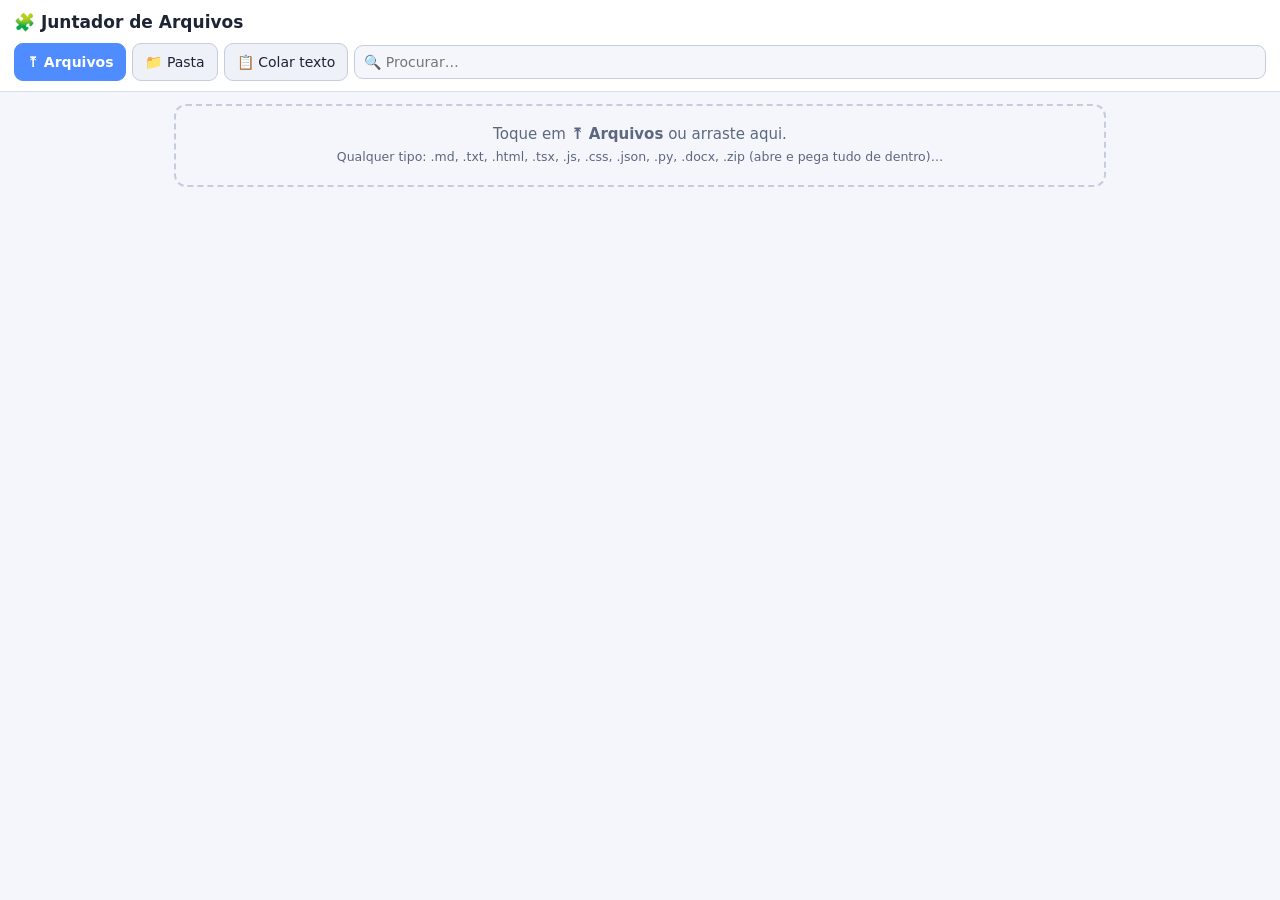
<file: ferramentas/juntador.html>
<!DOCTYPE html>
<html lang="pt-BR">
<head>
<meta charset="utf-8">
<meta name="viewport" content="width=device-width, initial-scale=1, viewport-fit=cover">
<meta name="theme-color" content="#1b2337">
<title>Juntador de Arquivos</title>
<style>
  :root { --bg:#0f1420; --bg2:#151b2b; --bg3:#1b2337; --line:#263048; --line2:#34405e; --tx:#d8deea; --mut:#8592ab; --acc:#4f8cff; --ok:#38c793; --warn:#f2b84b; --bad:#ff6b78; --mono:ui-monospace,"Cascadia Code","JetBrains Mono",Consolas,Menlo,monospace; }
  @media (prefers-color-scheme: light) { :root { --bg:#f4f6fb; --bg2:#ffffff; --bg3:#eef1f8; --line:#d9deea; --line2:#c5ccdc; --tx:#1d2433; --mut:#5d6780; } }
  * { box-sizing: border-box; }
  [hidden] { display: none !important; }
  body { margin: 0; background: var(--bg); color: var(--tx); font: 15px/1.45 system-ui,-apple-system,"Segoe UI",Roboto,sans-serif; }
  header { position: sticky; top: 0; z-index: 10; background: var(--bg2); border-bottom: 1px solid var(--line); padding: 10px 14px; padding-top: max(10px, env(safe-area-inset-top)); }
  header h1 { margin: 0 0 8px; font-size: 17px; }
  main { max-width: 960px; margin: 0 auto; padding: 12px 14px 120px; }
  .row { display: flex; gap: 6px; flex-wrap: wrap; align-items: center; }
  .btn { font: inherit; font-size: 14px; padding: 8px 12px; border-radius: 9px; border: 1px solid var(--line2); background: var(--bg3); color: var(--tx); cursor: pointer; white-space: nowrap; }
  .btn:hover { border-color: var(--acc); }
  .btn.p { background: var(--acc); border-color: var(--acc); color: #fff; font-weight: 600; }
  .btn.s { padding: 4px 9px; font-size: 13px; border-radius: 7px; }
  .btn.d { color: var(--bad); }
  .inp { font: inherit; font-size: 16px; padding: 8px 10px; border-radius: 9px; border: 1px solid var(--line2); background: var(--bg); color: var(--tx); }
  textarea.inp { width: 100%; font-family: var(--mono); font-size: 13px; }
  .muted { color: var(--mut); } .small { font-size: 12.5px; }
  .card { background: var(--bg2); border: 1px solid var(--line); border-radius: 12px; padding: 12px; margin-bottom: 10px; }
  .drop { border: 2px dashed var(--line2); border-radius: 12px; padding: 18px; text-align: center; color: var(--mut); margin-bottom: 10px; }
  .drop.on { border-color: var(--acc); color: var(--tx); }
  .it { background: var(--bg2); border: 1px solid var(--line); border-radius: 10px; margin-bottom: 6px; }
  .it.off { opacity: .5; }
  .it-h { display: flex; align-items: center; gap: 6px; padding: 7px 8px; }
  .it-h input[type=checkbox] { width: 18px; height: 18px; flex-shrink: 0; }
  .nm { flex: 1; min-width: 0; cursor: pointer; }
  .nm b { display: block; font-family: var(--mono); font-size: 13px; word-break: break-all; }
  .nm small { color: var(--mut); font-size: 11.5px; }
  .tag { font-size: 10.5px; padding: 1px 6px; border-radius: 99px; background: var(--bg3); border: 1px solid var(--line2); margin-right: 4px; }
  .mv { display: flex; gap: 3px; flex-shrink: 0; }
  .body { border-top: 1px solid var(--line); padding: 8px; }
  pre.code { margin: 0; white-space: pre-wrap; word-break: break-word; font: 12.5px/1.5 var(--mono); background: var(--bg); border: 1px solid var(--line); border-radius: 8px; padding: 10px; max-height: 70vh; overflow: auto; }
  mark { background: #f2b84b66; color: inherit; border-radius: 2px; }
  .bar { position: fixed; left: 0; right: 0; bottom: 0; background: var(--bg2); border-top: 1px solid var(--line); padding: 8px 14px; padding-bottom: max(8px, env(safe-area-inset-bottom)); z-index: 10; }
  .bar .row { max-width: 960px; margin: 0 auto; }
  .toast { position: fixed; left: 50%; bottom: 80px; transform: translateX(-50%); background: #111827; color: #fff; padding: 9px 14px; border-radius: 10px; font-size: 14px; z-index: 50; max-width: 90vw; text-align: center; }
  .modal { position: fixed; inset: 0; background: rgba(0,0,0,.55); z-index: 40; display: flex; align-items: center; justify-content: center; padding: 14px; }
  .modal > div { background: var(--bg2); border: 1px solid var(--line2); border-radius: 14px; padding: 14px; width: 100%; max-width: 720px; max-height: 90vh; overflow: auto; }
  .opts label { display: flex; gap: 8px; align-items: flex-start; margin: 6px 0; font-size: 14px; }
  .opts input[type=radio], .opts input[type=checkbox] { margin-top: 3px; width: 17px; height: 17px; flex-shrink: 0; }
  details > summary { cursor: pointer; }
</style>
</head>
<body>
<header>
  <h1>🧩 Juntador de Arquivos</h1>
  <div class="row">
    <button class="btn p" id="b-add">⤒ Arquivos</button>
    <button class="btn" id="b-dir">📁 Pasta</button>
    <button class="btn" id="b-paste">📋 Colar texto</button>
    <input class="inp" id="q" placeholder="🔍 Procurar…" style="flex:1;min-width:120px;padding:6px 9px;font-size:14px">
  </div>
  <input type="file" id="f-files" multiple hidden>
  <input type="file" id="f-dir" webkitdirectory multiple hidden>
</header>
<main>
  <div class="drop" id="drop">Toque em <b>⤒ Arquivos</b> ou arraste aqui.<br><span class="small">Qualquer tipo: .md, .txt, .html, .tsx, .js, .css, .json, .py, .docx, .zip (abre e pega tudo de dentro)…</span></div>
  <div class="row small muted" id="resumo" style="margin-bottom:8px"></div>
  <div class="row" id="ordem" hidden style="margin-bottom:8px">
    <span class="small muted">Ordenar:</span>
    <button class="btn s" data-o="nome">Nome A→Z</button>
    <button class="btn s" data-o="tipo">Tipo</button>
    <button class="btn s" data-o="pasta">Pasta</button>
    <button class="btn s" data-o="tam">Tamanho</button>
    <button class="btn s" data-o="inv">Inverter</button>
    <button class="btn s" id="b-todos">☑ Todos</button>
    <button class="btn s" id="b-nenhum">☐ Nenhum</button>
    <button class="btn s d" id="b-limpar">🗑 Limpar tudo</button>
  </div>
  <div id="lista"></div>
</main>
<div class="bar" id="bar" hidden>
  <div class="row">
    <span class="small muted" id="sel"></span>
    <span style="flex:1"></span>
    <button class="btn" id="b-copiar">📋 Copiar tudo</button>
    <button class="btn p" id="b-gerar">⤓ Gerar arquivo único</button>
  </div>
</div>

<script>
(function () {
  'use strict';
  const $ = (s, r) => (r || document).querySelector(s);
  const esc = (s) => String(s == null ? '' : s).replace(/[&<>"']/g, (c) => ({ '&': '&amp;', '<': '&lt;', '>': '&gt;', '"': '&quot;', "'": '&#39;' }[c]));
  let items = [];        // { id, path, text|null, b64|null, size, on, open }
  let q = '';
  const uid = () => Date.now().toString(36) + Math.random().toString(36).slice(2, 7);
  function toast(t, ms) { const el = document.createElement('div'); el.className = 'toast'; el.textContent = t; document.body.appendChild(el); setTimeout(() => el.remove(), ms || 2600); }

  // ── Tipos ───────────────────────────────────────────────────────────────────
  const LANG = { md: 'markdown', markdown: 'markdown', txt: 'text', html: 'html', htm: 'html', css: 'css', scss: 'scss', js: 'javascript', mjs: 'javascript', cjs: 'javascript', jsx: 'jsx', ts: 'typescript', tsx: 'tsx', json: 'json', py: 'python', sh: 'bash', bat: 'bat', ps1: 'powershell', yml: 'yaml', yaml: 'yaml', xml: 'xml', svg: 'svg', sql: 'sql', java: 'java', kt: 'kotlin', gradle: 'groovy', php: 'php', rb: 'ruby', go: 'go', rs: 'rust', c: 'c', h: 'c', cpp: 'cpp', cs: 'csharp', vue: 'vue', svelte: 'svelte', toml: 'toml', ini: 'ini', env: 'text', csv: 'csv', docx: 'text' };
  const ext = (p) => { const b = p.split('/').pop().toLowerCase(); const i = b.lastIndexOf('.'); return i > 0 ? b.slice(i + 1) : ''; };
  const lang = (p) => LANG[ext(p)] || 'text';
  const isTexto = (p) => ['markdown', 'text'].includes(lang(p));
  const BIN = /^(png|jpe?g|gif|webp|ico|bmp|pdf|zip|apk|jar|keystore|jks|mp3|mp4|wav|ogg|webm|woff2?|ttf|otf|eot|exe|dll|so|bin|7z|rar|gz|tgz|mov|avi|psd|xlsx?|pptx?)$/;
  const bytesFmt = (n) => n < 1024 ? n + ' B' : n < 1048576 ? (n / 1024).toFixed(1).replace('.', ',') + ' KB' : (n / 1048576).toFixed(1).replace('.', ',') + ' MB';
  const linhas = (t) => t == null ? 0 : (t.match(/\n/g) || []).length + 1;

  function decode(u8) {
    try { return new TextDecoder('utf-8', { fatal: true }).decode(u8).replace(/^﻿/, ''); }
    catch { return new TextDecoder('windows-1252').decode(u8); }
  }
  function pareceBinario(u8) { const n = Math.min(u8.length, 8000); for (let i = 0; i < n; i++) if (u8[i] === 0) return true; return false; }
  function b64(u8) { let s = ''; for (let i = 0; i < u8.length; i += 0x8000) s += String.fromCharCode.apply(null, u8.subarray(i, i + 0x8000)); return btoa(s); }
  function unb64(s) { const b = atob(s); const u = new Uint8Array(b.length); for (let i = 0; i < b.length; i++) u[i] = b.charCodeAt(i); return u; }

  // ── ZIP: ler (sem biblioteca) ───────────────────────────────────────────────
  async function inflate(u8) {
    if (typeof DecompressionStream === 'undefined') throw new Error('Este navegador não abre .zip compactado. Atualize o navegador.');
    const ds = new DecompressionStream('deflate-raw');
    const out = new Response(new Blob([u8]).stream().pipeThrough(ds));
    return new Uint8Array(await out.arrayBuffer());
  }
  async function lerZip(u8) {
    const dv = new DataView(u8.buffer, u8.byteOffset, u8.byteLength);
    let eocd = -1;
    for (let i = u8.length - 22; i >= Math.max(0, u8.length - 65557); i--) if (dv.getUint32(i, true) === 0x06054b50) { eocd = i; break; }
    if (eocd < 0) throw new Error('.zip inválido ou corrompido');
    let n = dv.getUint16(eocd + 10, true), off = dv.getUint32(eocd + 16, true);
    if (off === 0xffffffff || n === 0xffff) { const loc = eocd - 20; if (loc >= 0 && dv.getUint32(loc, true) === 0x07064b50) { const z = Number(dv.getBigUint64(loc + 8, true)); n = Number(dv.getBigUint64(z + 32, true)); off = Number(dv.getBigUint64(z + 48, true)); } }
    const out = [], utf = new TextDecoder('utf-8'), lat = new TextDecoder('windows-1252');
    let p = off;
    for (let k = 0; k < n; k++) {
      if (dv.getUint32(p, true) !== 0x02014b50) break;
      const flags = dv.getUint16(p + 8, true), method = dv.getUint16(p + 10, true);
      let csize = dv.getUint32(p + 20, true);
      const nl = dv.getUint16(p + 28, true), el = dv.getUint16(p + 30, true), cl = dv.getUint16(p + 32, true);
      let lo = dv.getUint32(p + 42, true);
      const nameB = u8.subarray(p + 46, p + 46 + nl);
      const name = (flags & 0x800) ? utf.decode(nameB) : (() => { try { return new TextDecoder('utf-8', { fatal: true }).decode(nameB); } catch { return lat.decode(nameB); } })();
      if (csize === 0xffffffff || lo === 0xffffffff) { let e = p + 46 + nl; const end = e + el; while (e < end) { const id = dv.getUint16(e, true), sz = dv.getUint16(e + 2, true); if (id === 1) { let q2 = e + 4; if (dv.getUint32(p + 24, true) === 0xffffffff) q2 += 8; if (csize === 0xffffffff) { csize = Number(dv.getBigUint64(q2, true)); q2 += 8; } if (lo === 0xffffffff) lo = Number(dv.getBigUint64(q2, true)); } e += 4 + sz; } }
      p += 46 + nl + el + cl;
      if (name.endsWith('/')) continue;
      const dataStart = lo + 30 + dv.getUint16(lo + 26, true) + dv.getUint16(lo + 28, true);
      const raw = u8.subarray(dataStart, dataStart + csize);
      let data;
      if (method === 0) data = raw.slice();
      else if (method === 8) data = await inflate(raw);
      else { out.push({ name, erro: 'compactação não suportada (' + method + ')' }); continue; }
      out.push({ name, data });
    }
    return out;
  }

  // ── ZIP: escrever (sem compactar, abre em qualquer lugar) ───────────────────
  const CRC = (() => { const t = new Uint32Array(256); for (let n = 0; n < 256; n++) { let c = n; for (let k = 0; k < 8; k++) c = c & 1 ? 0xedb88320 ^ (c >>> 1) : c >>> 1; t[n] = c >>> 0; } return t; })();
  const crc32 = (u8) => { let c = 0xffffffff; for (let i = 0; i < u8.length; i++) c = CRC[(c ^ u8[i]) & 0xff] ^ (c >>> 8); return (c ^ 0xffffffff) >>> 0; };
  function escreverZip(files) {
    const enc = new TextEncoder(), parts = [], central = []; let off = 0;
    for (const f of files) {
      const name = enc.encode(f.name), data = f.data, crc = crc32(data);
      const h = new DataView(new ArrayBuffer(30));
      h.setUint32(0, 0x04034b50, true); h.setUint16(4, 20, true); h.setUint16(6, 0x800, true); h.setUint16(8, 0, true);
      h.setUint32(14, crc, true); h.setUint32(18, data.length, true); h.setUint32(22, data.length, true); h.setUint16(26, name.length, true);
      parts.push(new Uint8Array(h.buffer), name, data);
      const c = new DataView(new ArrayBuffer(46));
      c.setUint32(0, 0x02014b50, true); c.setUint16(4, 20, true); c.setUint16(6, 20, true); c.setUint16(8, 0x800, true);
      c.setUint32(16, crc, true); c.setUint32(20, data.length, true); c.setUint32(24, data.length, true); c.setUint16(28, name.length, true); c.setUint32(42, off, true);
      central.push(new Uint8Array(c.buffer), name);
      off += 30 + name.length + data.length;
    }
    const csize = central.reduce((a, b) => a + b.length, 0);
    const e = new DataView(new ArrayBuffer(22));
    e.setUint32(0, 0x06054b50, true); e.setUint16(8, files.length, true); e.setUint16(10, files.length, true); e.setUint32(12, csize, true); e.setUint32(16, off, true);
    return new Blob(parts.concat(central, [new Uint8Array(e.buffer)]), { type: 'application/zip' });
  }

  // ── Word (.docx): só o texto ────────────────────────────────────────────────
  async function textoDocx(u8) {
    const ents = await lerZip(u8);
    const doc = ents.find((e) => e.name === 'word/document.xml');
    if (!doc || !doc.data) return null;
    const xml = new TextDecoder('utf-8').decode(doc.data);
    return xml.replace(/<w:tab\/>/g, '\t').replace(/<w:br[^>]*\/>/g, '\n').replace(/<\/w:p>/g, '\n').replace(/<[^>]+>/g, '')
      .replace(/&lt;/g, '<').replace(/&gt;/g, '>').replace(/&quot;/g, '"').replace(/&apos;/g, "'").replace(/&amp;/g, '&').replace(/\n{3,}/g, '\n\n').trim();
  }

  // ── Importar ────────────────────────────────────────────────────────────────
  async function addBytes(path, u8) {
    path = path.replace(/\\/g, '/').replace(/^\/+/, '');
    const e = ext(path);
    if (e === 'zip') {
      try {
        const ents = await lerZip(u8);
        const names = ents.map((x) => x.name);
        const raiz = names.length > 1 && names.every((n) => n.includes('/') && n.split('/')[0] === names[0].split('/')[0]) ? names[0].split('/')[0] + '/' : '';
        let n = 0;
        for (const x of ents) {
          if (/(^|\/)(__MACOSX|node_modules|\.git)\//.test(x.name) || /\.DS_Store$/.test(x.name)) continue;
          if (x.erro) { toast(x.name + ': ' + x.erro); continue; }
          await addBytes(x.name.slice(raiz.length), x.data); n++;
        }
        toast('📦 ' + path + ': ' + n + ' arquivo(s)');
      } catch (er) { toast('⚠ ' + path + ': ' + er.message, 5000); }
      return;
    }
    let text = null, bin = null;
    if (e === 'docx') { try { text = await textoDocx(u8); } catch {} bin = b64(u8); } // guarda o original para o .zip
    else if (BIN.test(e) || pareceBinario(u8)) bin = b64(u8);
    else text = decode(u8);
    const ex = items.find((i) => i.path === path);
    const rec = { id: ex ? ex.id : uid(), path, text, b64: bin, size: u8.length, on: true, open: false };
    if (ex) Object.assign(ex, rec); else items.push(rec);
    // Arquivo gerado por este Juntador? Oferece separar de volta.
    if (text && /<!-- arquivo: .+? -->/.test(text) && /<!-- fim: .+? -->/.test(text)) setTimeout(() => oferecerSeparar(rec), 200);
  }
  async function importar(fileList) {
    const files = Array.from(fileList || []);
    if (!files.length) return;
    toast('Lendo ' + files.length + ' arquivo(s)…', 1500);
    for (const f of files) await addBytes(f.webkitRelativePath || f.name, new Uint8Array(await f.arrayBuffer()));
    salvar(); render();
  }
  $('#b-add').onclick = () => $('#f-files').click();
  $('#b-dir').onclick = () => $('#f-dir').click();
  $('#f-files').onchange = (e) => { importar(e.target.files); e.target.value = ''; };
  $('#f-dir').onchange = (e) => { importar(e.target.files); e.target.value = ''; };
  const drop = $('#drop');
  ['dragenter', 'dragover'].forEach((t) => document.addEventListener(t, (e) => { e.preventDefault(); drop.classList.add('on'); }));
  ['dragleave', 'drop'].forEach((t) => document.addEventListener(t, (e) => { e.preventDefault(); if (t === 'drop' || e.target === drop) drop.classList.remove('on'); }));
  document.addEventListener('drop', (e) => importar(e.dataTransfer.files));
  $('#b-paste').onclick = () => {
    modal('<h3 style="margin-top:0">📋 Colar texto</h3><input class="inp" id="pn" placeholder="Nome (ex.: pagina.html ou notas.md)" style="width:100%;margin-bottom:8px"><textarea class="inp" id="pt" rows="12" placeholder="Cole aqui"></textarea><div class="row" style="justify-content:flex-end;margin-top:8px"><button class="btn" data-x="0">Cancelar</button><button class="btn p" data-x="1">Adicionar</button></div>',
      async (m, ok) => { if (!ok) return; const t = $('#pt', m).value; if (!t.trim()) return; let n = $('#pn', m).value.trim() || ('colado-' + (items.length + 1) + '.txt'); if (!ext(n)) n += /^\s*</.test(t) ? '.html' : '.md'; await addBytes(n, new TextEncoder().encode(t)); salvar(); render(); });
  };

  // ── Guardar no aparelho (não perde ao fechar) ──────────────────────────────
  let db = null;
  function idb() { if (db) return db; db = new Promise((res, rej) => { const r = indexedDB.open('juntador', 1); r.onupgradeneeded = () => r.result.createObjectStore('kv'); r.onsuccess = () => res(r.result); r.onerror = () => rej(r.error); }); return db; }
  async function salvar() { try { const d = await idb(); d.transaction('kv', 'readwrite').objectStore('kv').put(items.map(({ open, ...x }) => x), 'items'); } catch {} }
  async function carregar() { try { const d = await idb(); const r = d.transaction('kv').objectStore('kv').get('items'); r.onsuccess = () => { items = (r.result || []).map((x) => Object.assign(x, { open: false })); render(); }; } catch {} }

  // ── Lista ───────────────────────────────────────────────────────────────────
  function realce(t) {
    if (!q) return esc(t);
    const lo = t.toLowerCase(), ql = q.toLowerCase(); let out = '', i = 0, j;
    while ((j = lo.indexOf(ql, i)) >= 0) { out += esc(t.slice(i, j)) + '<mark>' + esc(t.slice(j, j + q.length)) + '</mark>'; i = j + q.length; }
    return out + esc(t.slice(i));
  }
  function render() {
    const vis = items.filter((x) => !q || x.path.toLowerCase().includes(q.toLowerCase()) || (x.text && x.text.toLowerCase().includes(q.toLowerCase())));
    const on = items.filter((x) => x.on);
    $('#ordem').hidden = !items.length; $('#bar').hidden = !items.length; $('#drop').hidden = items.length > 0;
    $('#resumo').textContent = items.length ? items.length + ' arquivo(s) · ' + bytesFmt(items.reduce((a, b) => a + b.size, 0)) + (q ? ' · ' + vis.length + ' com "' + q + '"' : '') : '';
    $('#sel').textContent = on.length + ' marcado(s) · ' + on.reduce((a, b) => a + linhas(b.text), 0).toLocaleString('pt-BR') + ' linhas';
    $('#lista').innerHTML = vis.map((x) => {
      const i = items.indexOf(x), tipo = x.text == null ? 'binário' : lang(x.path);
      const ocorr = q && x.text ? (x.text.toLowerCase().split(q.toLowerCase()).length - 1) : 0;
      return '<div class="it' + (x.on ? '' : ' off') + '" data-id="' + x.id + '"><div class="it-h">' +
        '<input type="checkbox" data-a="on"' + (x.on ? ' checked' : '') + ' title="Entra no arquivo final">' +
        '<div class="nm" data-a="abrir"><b>' + (i + 1) + '. ' + realce(x.path) + '</b><small><span class="tag">' + esc(tipo) + '</span>' + bytesFmt(x.size) + (x.text != null ? ' · ' + linhas(x.text).toLocaleString('pt-BR') + ' linhas' : '') + (ocorr ? ' · ' + ocorr + '× encontrado' : '') + (x.nota ? ' · 📝' : '') + '</small>' + (x.nota && !x.open ? '<small style="display:block">📝 ' + esc(x.nota) + '</small>' : '') + '</div>' +
        '<div class="mv"><button class="btn s" data-a="topo" title="Para o começo">⤒</button><button class="btn s" data-a="sobe" title="Subir">↑</button><button class="btn s" data-a="desce" title="Descer">↓</button><button class="btn s" data-a="mais" title="Mais">⋯</button></div></div>' +
        (x.open ? '<div class="body"><textarea class="inp nota" data-a="nota" rows="2" placeholder="📝 O que esse pedaço faz? De onde veio? (vai junto no arquivo final)" style="font-family:inherit;font-size:14px;margin-bottom:6px">' + esc(x.nota || '') + '</textarea>' + (x.text == null ? '<p class="muted small">Arquivo binário (imagem, PDF, zip…). Vai junto no .zip; no arquivo de texto aparece só o nome.</p>' : '<div class="row" style="margin-bottom:6px"><button class="btn s" data-a="copiar">📋 Copiar este</button><button class="btn s" data-a="editar">✏️ Editar</button></div><pre class="code">' + realce(x.text) + '</pre>') + '</div>' : '') +
        '</div>';
    }).join('');
  }
  $('#q').oninput = (e) => { q = e.target.value.trim(); render(); };
  $('#lista').addEventListener('input', (e) => { if (e.target.dataset.a !== 'nota') return; const it = items.find((x) => x.id === e.target.closest('[data-id]').dataset.id); if (it) { it.nota = e.target.value; salvarLogo(); } });
  let tSalvar; const salvarLogo = () => { clearTimeout(tSalvar); tSalvar = setTimeout(salvar, 600); };
  $('#lista').addEventListener('click', async (e) => {
    const a = e.target.closest('[data-a]'); if (!a) return;
    const it = items.find((x) => x.id === a.closest('[data-id]').dataset.id); if (!it) return;
    const i = items.indexOf(it), act = a.dataset.a;
    if (act === 'on') { it.on = a.checked; salvar(); render(); return; }
    if (act === 'nota') return;
    if (act === 'abrir') it.open = !it.open;
    if (act === 'sobe' && i > 0) [items[i - 1], items[i]] = [items[i], items[i - 1]];
    if (act === 'desce' && i < items.length - 1) [items[i + 1], items[i]] = [items[i], items[i + 1]];
    if (act === 'topo') { items.splice(i, 1); items.unshift(it); }
    if (act === 'copiar') { await copiar(it.text); }
    if (act === 'editar') {
      modal('<h3 style="margin-top:0">✏️ ' + esc(it.path) + '</h3><textarea class="inp" id="et" rows="18"></textarea><div class="row" style="justify-content:flex-end;margin-top:8px"><button class="btn" data-x="0">Cancelar</button><button class="btn p" data-x="1">Salvar</button></div>',
        (m, ok) => { if (ok) { it.text = $('#et', m).value; it.size = new Blob([it.text]).size; salvar(); render(); } }, (m) => { $('#et', m).value = it.text; });
      return;
    }
    if (act === 'mais') {
      modal('<h3 style="margin-top:0">' + esc(it.path) + '</h3><div class="row"><button class="btn" data-x="ren">✏️ Renomear / mudar pasta</button><button class="btn" data-x="pos">🔢 Mudar posição</button><button class="btn" data-x="dup">⧉ Duplicar</button><button class="btn" data-x="dl">⤓ Baixar este</button><button class="btn d" data-x="del">🗑 Tirar da lista</button><button class="btn" data-x="0">Fechar</button></div>',
        async (m, ok, x) => {
          if (x === 'ren') { const n = prompt('Novo nome (pode ter pasta, ex.: src/app.js):', it.path); if (n && n.trim()) it.path = n.trim().replace(/^\/+/, ''); }
          if (x === 'pos') { const n = parseInt(prompt('Posição (1 a ' + items.length + '):', String(i + 1)), 10); if (n >= 1 && n <= items.length) { items.splice(items.indexOf(it), 1); items.splice(n - 1, 0, it); } }
          if (x === 'dup') items.splice(items.indexOf(it) + 1, 0, Object.assign({}, it, { id: uid(), path: it.path.replace(/(\.[^.]+)?$/, '-copia$1'), open: false }));
          if (x === 'dl') baixar(it.path.split('/').pop(), it.b64 ? new Blob([unb64(it.b64)]) : new Blob([it.text || ''], { type: 'text/plain;charset=utf-8' }));
          if (x === 'del') items = items.filter((y) => y !== it);
          salvar(); render();
        });
      return;
    }
    salvar(); render();
  });
  $('#ordem').addEventListener('click', (e) => {
    const b = e.target.closest('[data-o]'); if (!b) return;
    const o = b.dataset.o, cmp = (a, c) => a.localeCompare(c, 'pt', { numeric: true });
    if (o === 'nome') items.sort((a, c) => cmp(a.path.split('/').pop(), c.path.split('/').pop()));
    if (o === 'pasta') items.sort((a, c) => cmp(a.path, c.path));
    if (o === 'tipo') items.sort((a, c) => cmp(lang(a.path), lang(c.path)) || cmp(a.path, c.path));
    if (o === 'tam') items.sort((a, c) => c.size - a.size);
    if (o === 'inv') items.reverse();
    salvar(); render();
  });
  $('#b-todos').onclick = () => { items.forEach((x) => (x.on = true)); salvar(); render(); };
  $('#b-nenhum').onclick = () => { items.forEach((x) => (x.on = false)); salvar(); render(); };
  $('#b-limpar').onclick = () => { if (!confirm('Tirar TODOS os arquivos da lista? (os seus arquivos originais não são apagados)')) return; items = []; salvar(); render(); };

  // ── Gerar o arquivo único ───────────────────────────────────────────────────
  function cerca(t) { let m = 2, r; const re = /`{3,}/g; while ((r = re.exec(t))) m = Math.max(m, r[0].length); return '`'.repeat(m + 1); }
  function arvore(paths) {
    const root = {};
    paths.forEach((p) => { let n = root; p.split('/').forEach((s, i, a) => { n[s] = n[s] || (i === a.length - 1 ? null : {}); if (n[s]) n = n[s]; }); });
    const out = [];
    const walk = (n, pre) => { const ks = Object.keys(n).sort((a, b) => (n[a] === null) - (n[b] === null) || a.localeCompare(b)); ks.forEach((k, i) => { const last = i === ks.length - 1; out.push(pre + (last ? '└── ' : '├── ') + k + (n[k] ? '/' : '')); if (n[k]) walk(n[k], pre + (last ? '    ' : '│   ')); }); };
    walk(root, ''); return out.join('\n');
  }
  function gerarMD(sel, opt) {
    const total = sel.reduce((a, b) => a + linhas(b.text), 0);
    let s = '# ' + (opt.titulo || 'Arquivos juntados') + '\n\n';
    s += '> ' + sel.length + ' arquivo(s) · ' + total.toLocaleString('pt-BR') + ' linhas · gerado em ' + new Date().toLocaleString('pt-BR') + '\n\n';
    if (opt.indice) s += '## Índice\n\n' + sel.map((x, i) => (i + 1) + '. `' + x.path + '`' + (x.text != null ? ' — ' + linhas(x.text) + ' linhas' : ' — binário') + (x.nota ? ' — ' + x.nota.split('\n')[0] : '')).join('\n') + '\n\n';
    if (opt.arvore) s += '## Estrutura\n\n```\n' + arvore(sel.map((x) => x.path)) + '\n```\n\n';
    s += '---\n\n';
    sel.forEach((x, i) => {
      s += '<!-- arquivo: ' + x.path + ' -->\n## ' + (i + 1) + '. ' + x.path + '\n\n' + (x.nota ? '> 📝 ' + x.nota.replace(/\n/g, '\n> ') + '\n\n' : '');
      if (x.text == null) s += '_(arquivo binário, ' + bytesFmt(x.size) + ' — não cabe em texto)_\n\n';
      else if (opt.textoSolto && isTexto(x.path)) s += x.text.replace(/\s+$/, '') + '\n\n';
      else { const f = cerca(x.text); s += f + lang(x.path) + '\n' + x.text.replace(/\n$/, '') + '\n' + f + '\n\n'; }
      s += '<!-- fim: ' + x.path + ' -->\n\n';
    });
    return s;
  }
  function gerarTXT(sel) {
    return sel.filter((x) => x.text != null).map((x) => (x.nota ? '/* 📝 ' + x.path + ': ' + x.nota.replace(/\*\//g, '* /') + ' */\n' : '') + '===== ARQUIVO: ' + x.path + ' =====\n' + x.text.replace(/\n$/, '') + '\n===== FIM: ' + x.path + ' =====').join('\n\n') + '\n';
  }
  function gerarHTML(sel, opt) {
    const dados = JSON.stringify(sel.map((x) => ({ p: x.path, t: x.text, l: lang(x.path), n: x.nota || '' }))).replace(/</g, '\\u003c');
    return '<!DOCTYPE html><html lang="pt-BR"><head><meta charset="utf-8"><meta name="viewport" content="width=device-width,initial-scale=1"><title>' + esc(opt.titulo || 'Arquivos juntados') + '</title>' +
      '<style>body{margin:0;background:#0f1420;color:#d8deea;font:15px/1.45 system-ui,sans-serif}main{max-width:960px;margin:0 auto;padding:14px}h1{font-size:19px}input{width:100%;font-size:16px;padding:9px;border-radius:9px;border:1px solid #34405e;background:#151b2b;color:#d8deea;margin-bottom:10px}nav a{display:block;color:#8fb8ff;font:13px ui-monospace,monospace;padding:2px 0;text-decoration:none}section{background:#151b2b;border:1px solid #263048;border-radius:10px;margin:10px 0}section h2{font:600 13px ui-monospace,monospace;margin:0;padding:9px 10px;display:flex;gap:8px;align-items:center;word-break:break-all}section h2 span{flex:1}button{font:inherit;font-size:13px;padding:4px 10px;border-radius:7px;border:1px solid #34405e;background:#1b2337;color:#d8deea;cursor:pointer}pre{margin:0;padding:10px;border-top:1px solid #263048;white-space:pre-wrap;word-break:break-word;font:12.5px/1.5 ui-monospace,monospace}</style></head><body><main><h1>' + esc(opt.titulo || 'Arquivos juntados') + '</h1><input id="q" placeholder="🔍 Procurar…"><button id="all">📋 Copiar tudo</button><nav id="nav"></nav><div id="l"></div></main>' +
      '<script>const D=' + dados + ';const e=s=>String(s==null?"":s).replace(/[&<>]/g,c=>({"&":"&amp;","<":"&lt;",">":"&gt;"}[c]));' +
      'function cp(t,b){navigator.clipboard.writeText(t).then(()=>{if(b){const o=b.textContent;b.textContent="✓";setTimeout(()=>b.textContent=o,1200)}}).catch(()=>prompt("Copie:",t))}' +
      'function r(){const q=document.getElementById("q").value.toLowerCase();const v=D.map((x,i)=>[x,i]).filter(([x])=>!q||x.p.toLowerCase().includes(q)||(x.t||"").toLowerCase().includes(q));' +
      'document.getElementById("nav").innerHTML=v.map(([x,i])=>\'<a href="#s\'+i+\'">\'+(i+1)+". "+e(x.p)+"</a>").join("");' +
      'document.getElementById("l").innerHTML=v.map(([x,i])=>\'<section id="s\'+i+\'"><h2><span>\'+(i+1)+". "+e(x.p)+\'</span><button data-i="\'+i+\'">📋 Copiar</button></h2>\'+(x.n?\'<div style="padding:0 10px 8px;color:#f2d27a;font-size:13px">📝 \'+e(x.n)+"</div>":"")+\'<pre>\'+(x.t==null?"(arquivo binário)":e(x.t))+"</pre></section>").join("")}' +
      'document.getElementById("q").oninput=r;document.getElementById("l").onclick=ev=>{const b=ev.target.closest("[data-i]");if(b)cp(D[+b.dataset.i].t||"",b)};' +
      'document.getElementById("all").onclick=ev=>cp(D.map(x=>"===== "+x.p+" =====\\n"+(x.t||"(binário)")).join("\\n\\n"),ev.target);r();<\/script></body></html>';
  }
  function zipDosArquivos(sel) {
    const enc = new TextEncoder();
    const files = sel.map((x) => ({ name: x.path, data: x.b64 ? unb64(x.b64) : enc.encode(x.text || '') }));
    const notas = sel.filter((x) => x.nota);
    if (notas.length) files.push({ name: 'LEIA-ME-PEDACOS.md', data: enc.encode('# O que cada pedaço faz\n\n' + notas.map((x) => '- **' + x.path + '** — ' + x.nota.replace(/\n/g, ' ')).join('\n') + '\n') });
    return escreverZip(files);
  }
  function batPastas(sel) {
    const dirs = [...new Set(sel.map((x) => x.path.split('/').slice(0, -1).join('/')).filter(Boolean).flatMap((d) => d.split('/').map((_, i, a) => a.slice(0, i + 1).join('/'))))].sort();
    return '@echo off\r\nchcp 65001 >nul\r\ncd /d "%~dp0"\r\n' + dirs.map((d) => 'if not exist "' + d.replace(/\//g, '\\') + '" mkdir "' + d.replace(/\//g, '\\') + '"').join('\r\n') +
      '\r\n' + sel.map((x) => 'if not exist "' + x.path.replace(/\//g, '\\') + '" type nul > "' + x.path.replace(/\//g, '\\') + '"').join('\r\n') + '\r\necho Pronto: ' + dirs.length + ' pasta(s) e ' + sel.length + ' arquivo(s) vazios criados.\r\npause\r\n';
  }

  $('#b-gerar').onclick = () => {
    const sel = items.filter((x) => x.on);
    if (!sel.length) return toast('Marque pelo menos um arquivo ☑');
    const pref = JSON.parse(localStorage.getItem('juntador:opt') || '{}');
    modal('<h3 style="margin-top:0">⤓ Gerar arquivo único</h3><p class="small muted" style="margin-top:0">' + sel.length + ' arquivo(s), na ordem da lista. Nada é cortado.</p>' +
      '<input class="inp" id="ot" placeholder="Título (opcional)" style="width:100%" value="' + esc(pref.titulo || '') + '">' +
      '<div class="opts"><b class="small">Formato</b>' +
      '<label><input type="radio" name="fmt" value="md" checked> <span><b>.md (Markdown)</b> — um arquivo só, com índice. Código vai em blocos (HTML aparece como código, não vira página).</span></label>' +
      '<label><input type="radio" name="fmt" value="txt"> <span><b>.txt com marcadores</b> <code>===== ARQUIVO: … =====</code> — o ⤵ Montar do Mini SK recria tudo.</span></label>' +
      '<label><input type="radio" name="fmt" value="html"> <span><b>.html para ler</b> — índice, busca e botão Copiar em cada arquivo.</span></label>' +
      '<label><input type="radio" name="fmt" value="zip"> <span><b>.zip</b> — os arquivos separados, com os nomes e pastas da lista.</span></label>' +
      '<label><input type="radio" name="fmt" value="bat"> <span><b>.bat</b> — cria no Windows as pastas e os arquivos vazios dessa estrutura.</span></label>' +
      '<b class="small">Opções do .md</b>' +
      '<label><input type="checkbox" id="oi" ' + (pref.indice !== false ? 'checked' : '') + '> <span>Índice no começo</span></label>' +
      '<label><input type="checkbox" id="oa" ' + (pref.arvore !== false ? 'checked' : '') + '> <span>Desenho da árvore de pastas</span></label>' +
      '<label><input type="checkbox" id="os" ' + (pref.textoSolto !== false ? 'checked' : '') + '> <span>Arquivos .md e .txt entram como texto normal (não em bloco de código)</span></label></div>' +
      '<div class="row" style="justify-content:flex-end;margin-top:10px"><button class="btn" data-x="0">Cancelar</button><button class="btn" data-x="copiar">📋 Copiar</button><button class="btn p" data-x="1">⤓ Baixar</button></div>',
      async (m, ok, x) => {
        if (!ok && x !== 'copiar') return;
        const fmt = (m.querySelector('[name=fmt]:checked') || {}).value || 'md';
        const opt = { titulo: $('#ot', m).value.trim(), indice: $('#oi', m).checked, arvore: $('#oa', m).checked, textoSolto: $('#os', m).checked };
        localStorage.setItem('juntador:opt', JSON.stringify(opt));
        const nome = (opt.titulo || 'juntado').normalize('NFD').replace(/[̀-ͯ]/g, '').replace(/[^\w-]+/g, '-').replace(/^-|-$/g, '').toLowerCase() || 'juntado';
        let blob, texto = null;
        if (fmt === 'md') texto = gerarMD(sel, opt);
        if (fmt === 'txt') texto = gerarTXT(sel);
        if (fmt === 'html') texto = gerarHTML(sel, opt);
        if (fmt === 'bat') texto = batPastas(sel);
        if (x === 'copiar') { if (texto == null) return toast('O .zip não dá para copiar; use Baixar.'); return copiar(texto); }
        blob = fmt === 'zip' ? zipDosArquivos(sel) : new Blob([texto], { type: (fmt === 'html' ? 'text/html' : 'text/plain') + ';charset=utf-8' });
        baixar(nome + '.' + fmt, blob);
        toast('⤓ ' + nome + '.' + fmt + ' (' + bytesFmt(blob.size) + ')');
      });
  };
  $('#b-copiar').onclick = () => { const sel = items.filter((x) => x.on); if (!sel.length) return toast('Marque pelo menos um arquivo ☑'); copiar(gerarMD(sel, { indice: true, arvore: true, textoSolto: true })); };

  // ── Separar de volta (arquivo gerado aqui) ─────────────────────────────────
  function oferecerSeparar(rec) {
    if (!confirm('"' + rec.path + '" foi gerado pelo Juntador. Separar de volta nos arquivos originais?')) return;
    const re = /<!-- arquivo: (.+?) -->\n## [^\n]*\n\n([\s\S]*?)\n*<!-- fim: \1 -->/g; let m, n = 0;
    while ((m = re.exec(rec.text))) {
      let corpo = m[2], nota = '';
      const nm = corpo.match(/^> 📝 ([\s\S]*?)\n\n/); if (nm) { nota = nm[1].replace(/\n> /g, '\n'); corpo = corpo.slice(nm[0].length); }
      const f = corpo.match(/^(`{3,})[^\n]*\n([\s\S]*)\n\1\s*$/);
      if (f) corpo = f[2] + '\n';
      if (/^_\(arquivo binário/.test(corpo)) continue;
      const ex = items.find((i) => i.path === m[1]);
      const r2 = { id: ex ? ex.id : uid(), path: m[1], text: corpo, b64: null, size: new Blob([corpo]).size, on: true, open: false, nota };
      if (ex) Object.assign(ex, r2); else items.push(r2);
      n++;
    }
    items = items.filter((i) => i !== rec);
    salvar(); render(); toast('✂️ Separado em ' + n + ' arquivo(s)');
  }

  // ── Utilidades ──────────────────────────────────────────────────────────────
  async function copiar(t) {
    try { await navigator.clipboard.writeText(t); toast('📋 Copiado (' + linhas(t).toLocaleString('pt-BR') + ' linhas)'); }
    catch { const ta = document.createElement('textarea'); ta.value = t; document.body.appendChild(ta); ta.select(); try { document.execCommand('copy'); toast('📋 Copiado'); } catch { toast('Não deu para copiar; use Baixar.'); } ta.remove(); }
  }
  function baixar(nome, blob) { const a = document.createElement('a'); a.href = URL.createObjectURL(blob); a.download = nome; document.body.appendChild(a); a.click(); a.remove(); setTimeout(() => URL.revokeObjectURL(a.href), 3000); }
  function modal(html, done, init) {
    const w = document.createElement('div'); w.className = 'modal'; w.innerHTML = '<div>' + html + '</div>'; document.body.appendChild(w);
    if (init) init(w);
    w.addEventListener('click', (e) => { const b = e.target.closest('[data-x]'); if (!b && e.target !== w) return; const x = b ? b.dataset.x : '0'; w.remove(); done(w, x === '1', x); });
  }

  carregar();
})();
</script>
</body>
</html>
</file>
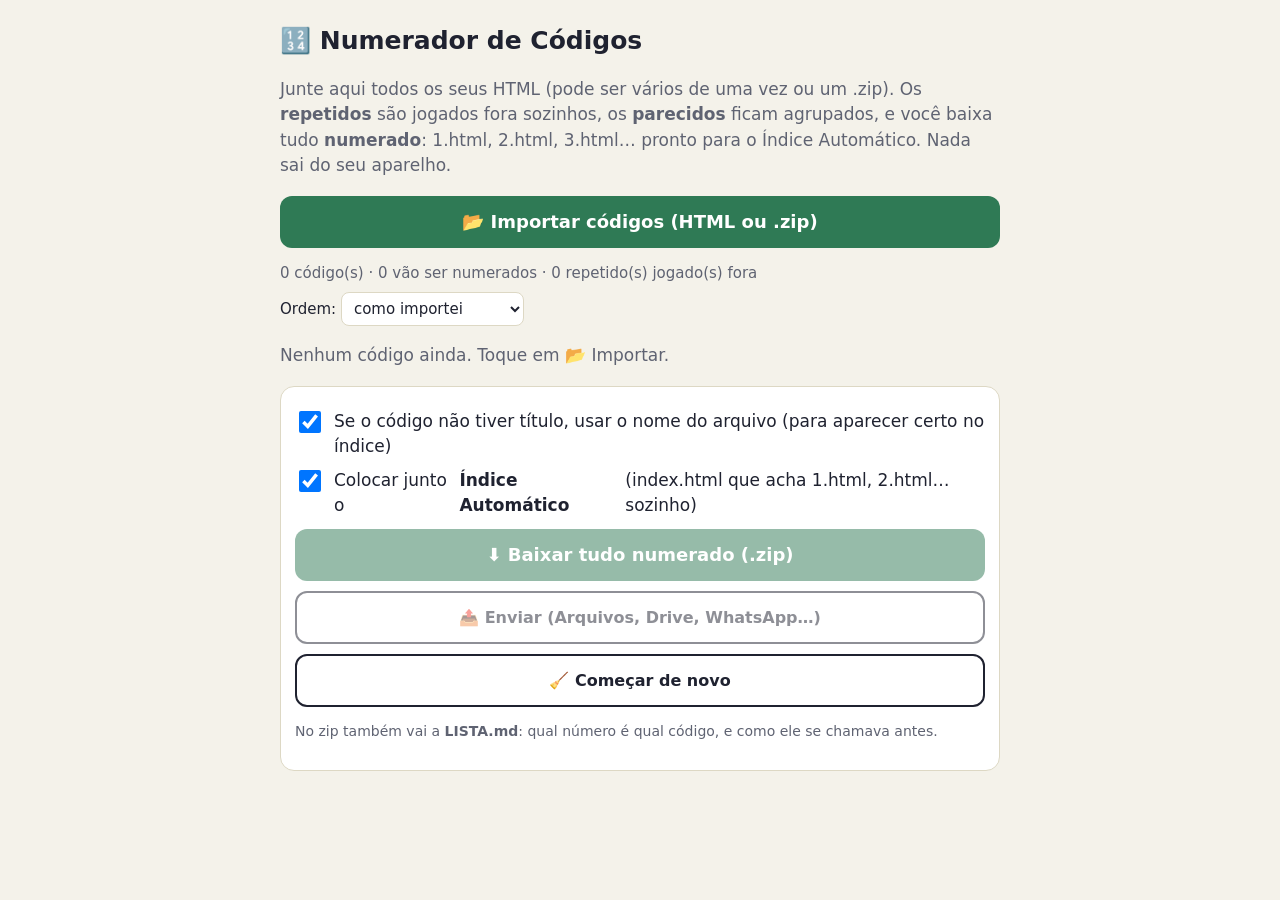
<file: ferramentas/numerador.html>
<!doctype html>
<html lang="pt-BR">
<head>
<meta charset="utf-8">
<meta name="viewport" content="width=device-width, initial-scale=1">
<title>Numerador de Códigos</title>
<style>/* app.css */
:root { --f: #f4f2ea; --c: #fff; --t: #1f2230; --m: #5f6372; --b: #ddd8c4; --v: #2f7a55; --a: #8a5a00; --ac: #fbefd6; color-scheme: light; }
@media (prefers-color-scheme: dark) { :root:not([data-theme="light"]) { --f: #14161c; --c: #1d2029; --t: #e8e9ef; --m: #a2a6b4; --b: #343846; --v: #4fae7f; --a: #f0b54d; --ac: #3a2d14; color-scheme: dark; } }
:root[data-theme="dark"] { --f: #14161c; --c: #1d2029; --t: #e8e9ef; --m: #a2a6b4; --b: #343846; --v: #4fae7f; --a: #f0b54d; --ac: #3a2d14; color-scheme: dark; }
* { box-sizing: border-box; }
body { margin: 0; background: var(--f); color: var(--t); font: 17px/1.5 system-ui, -apple-system, Roboto, sans-serif; padding: 16px 16px 60px; }
main { max-width: 720px; margin: 0 auto; }
h1 { font-size: 25px; margin: 6px 0; } .mut { color: var(--m); } .peq { font-size: 14px; }
.bt { display: block; width: 100%; font: 700 18px system-ui, sans-serif; padding: 15px; min-height: 52px; border: 0; border-radius: 12px; background: var(--v); color: #fff; margin: 10px 0 0; cursor: pointer; }
.bt2 { background: transparent; color: var(--t); border: 2px solid var(--t); font-size: 16px; } .bt:disabled { opacity: .5; }
.barra { display: flex; flex-wrap: wrap; gap: 8px; justify-content: space-between; align-items: center; margin: 14px 0 6px; font-size: 15px; }
select { font: inherit; padding: 6px 8px; border-radius: 8px; border: 1px solid var(--b); background: var(--c); color: var(--t); }
.item { display: flex; gap: 10px; align-items: center; background: var(--c); border: 1px solid var(--b); border-radius: 12px; padding: 10px; margin: 6px 0; }
.item.fora { opacity: .5; }
.ck input { width: 24px; height: 24px; }
.num { min-width: 34px; height: 34px; border-radius: 50%; background: var(--v); color: #fff; display: grid; place-items: center; font-weight: 800; font-size: 15px; flex: none; }
.item.fora .num { background: var(--b); color: var(--t); }
.info { flex: 1; min-width: 0; overflow-wrap: anywhere; } .info small { display: block; color: var(--m); font-size: 13px; }
.grupo { display: inline-block; margin-top: 4px; font-size: 13px; background: var(--ac); color: var(--a); border-radius: 8px; padding: 2px 8px; }
.mini { font: inherit; border: 1px solid var(--b); background: var(--f); color: var(--t); border-radius: 10px; min-width: 44px; min-height: 44px; cursor: pointer; flex: none; }
.cartao { background: var(--c); border: 1px solid var(--b); border-radius: 14px; padding: 14px; margin: 16px 0; }
.op { display: flex; gap: 10px; align-items: flex-start; margin: 8px 0; } .op input { width: 22px; height: 22px; flex: none; margin-top: 2px; }
#ver { position: fixed; inset: 0; background: var(--f); display: flex; flex-direction: column; z-index: 5; }
.ver-topo { display: flex; gap: 8px; align-items: center; padding: 10px 12px; border-bottom: 1px solid var(--b); } .ver-topo b { flex: 1; min-width: 0; overflow: hidden; text-overflow: ellipsis; white-space: nowrap; }
#ver-quadro { flex: 1; border: 0; background: #fff; width: 100%; }
#aviso { position: fixed; left: 16px; right: 16px; bottom: 16px; max-width: 688px; margin: 0 auto; background: var(--t); color: var(--f); border-radius: 12px; padding: 12px 14px; font-weight: 600; z-index: 9; }
[hidden] { display: none !important; }

</style>
</head>
<body>
<main>
  <h1>🔢 Numerador de Códigos</h1>
  <p class="mut">Junte aqui todos os seus HTML (pode ser vários de uma vez ou um .zip). Os <b>repetidos</b> são jogados fora sozinhos, os <b>parecidos</b> ficam agrupados, e você baixa tudo <b>numerado</b>: 1.html, 2.html, 3.html… pronto para o Índice Automático. Nada sai do seu aparelho.</p>
  <button class="bt" id="importar">📂 Importar códigos (HTML ou .zip)</button>
  <input type="file" id="arq" multiple hidden accept=".html,.htm,.zip,text/html,application/zip">
  <div class="barra"><span id="conta" class="mut"></span>
    <label class="ordem">Ordem: <select id="ordem"><option value="import">como importei</option><option value="nome">nome (A→Z)</option><option value="data">mais novo primeiro</option><option value="tamanho">maior primeiro</option></select></label></div>
  <div id="lista"></div>
  <div class="cartao">
    <label class="op"><input type="checkbox" id="poe-titulo" checked> Se o código não tiver título, usar o nome do arquivo (para aparecer certo no índice)</label>
    <label class="op"><input type="checkbox" id="poe-indice" checked> Colocar junto o <b>Índice Automático</b> (index.html que acha 1.html, 2.html… sozinho)</label>
    <button class="bt" id="baixar" disabled>⬇ Baixar tudo numerado (.zip)</button>
    <button class="bt bt2" id="enviar" disabled>📤 Enviar (Arquivos, Drive, WhatsApp…)</button>
    <button class="bt bt2" id="limpar">🧹 Começar de novo</button>
    <p class="mut peq">No zip também vai a <b>LISTA.md</b>: qual número é qual código, e como ele se chamava antes.</p>
  </div>
</main>
<section id="ver" hidden><div class="ver-topo"><b id="ver-titulo"></b><button class="mini" id="ver-fechar">✕ Fechar</button></div><iframe id="ver-quadro" title="Prévia" sandbox="allow-scripts allow-forms allow-modals"></iframe></section>
<div id="aviso" hidden></div>
<script>
/* jszip.min.js */
/*!

JSZip v3.10.1 - A JavaScript class for generating and reading zip files
<http://stuartk.com/jszip>

(c) 2009-2016 Stuart Knightley <stuart [at] stuartk.com>
Dual licenced under the MIT license or GPLv3. See https://raw.github.com/Stuk/jszip/main/LICENSE.markdown.

JSZip uses the library pako released under the MIT license :
https://github.com/nodeca/pako/blob/main/LICENSE
*/

!function(e){if("object"==typeof exports&&"undefined"!=typeof module)module.exports=e();else if("function"==typeof define&&define.amd)define([],e);else{("undefined"!=typeof window?window:"undefined"!=typeof global?global:"undefined"!=typeof self?self:this).JSZip=e()}}(function(){return function s(a,o,h){function u(r,e){if(!o[r]){if(!a[r]){var t="function"==typeof require&&require;if(!e&&t)return t(r,!0);if(l)return l(r,!0);var n=new Error("Cannot find module '"+r+"'");throw n.code="MODULE_NOT_FOUND",n}var i=o[r]={exports:{}};a[r][0].call(i.exports,function(e){var t=a[r][1][e];return u(t||e)},i,i.exports,s,a,o,h)}return o[r].exports}for(var l="function"==typeof require&&require,e=0;e<h.length;e++)u(h[e]);return u}({1:[function(e,t,r){"use strict";var d=e("./utils"),c=e("./support"),p="ABCDEFGHIJKLMNOPQRSTUVWXYZabcdefghijklmnopqrstuvwxyz0123456789+/=";r.encode=function(e){for(var t,r,n,i,s,a,o,h=[],u=0,l=e.length,f=l,c="string"!==d.getTypeOf(e);u<e.length;)f=l-u,n=c?(t=e[u++],r=u<l?e[u++]:0,u<l?e[u++]:0):(t=e.charCodeAt(u++),r=u<l?e.charCodeAt(u++):0,u<l?e.charCodeAt(u++):0),i=t>>2,s=(3&t)<<4|r>>4,a=1<f?(15&r)<<2|n>>6:64,o=2<f?63&n:64,h.push(p.charAt(i)+p.charAt(s)+p.charAt(a)+p.charAt(o));return h.join("")},r.decode=function(e){var t,r,n,i,s,a,o=0,h=0,u="data:";if(e.substr(0,u.length)===u)throw new Error("Invalid base64 input, it looks like a data url.");var l,f=3*(e=e.replace(/[^A-Za-z0-9+/=]/g,"")).length/4;if(e.charAt(e.length-1)===p.charAt(64)&&f--,e.charAt(e.length-2)===p.charAt(64)&&f--,f%1!=0)throw new Error("Invalid base64 input, bad content length.");for(l=c.uint8array?new Uint8Array(0|f):new Array(0|f);o<e.length;)t=p.indexOf(e.charAt(o++))<<2|(i=p.indexOf(e.charAt(o++)))>>4,r=(15&i)<<4|(s=p.indexOf(e.charAt(o++)))>>2,n=(3&s)<<6|(a=p.indexOf(e.charAt(o++))),l[h++]=t,64!==s&&(l[h++]=r),64!==a&&(l[h++]=n);return l}},{"./support":30,"./utils":32}],2:[function(e,t,r){"use strict";var n=e("./external"),i=e("./stream/DataWorker"),s=e("./stream/Crc32Probe"),a=e("./stream/DataLengthProbe");function o(e,t,r,n,i){this.compressedSize=e,this.uncompressedSize=t,this.crc32=r,this.compression=n,this.compressedContent=i}o.prototype={getContentWorker:function(){var e=new i(n.Promise.resolve(this.compressedContent)).pipe(this.compression.uncompressWorker()).pipe(new a("data_length")),t=this;return e.on("end",function(){if(this.streamInfo.data_length!==t.uncompressedSize)throw new Error("Bug : uncompressed data size mismatch")}),e},getCompressedWorker:function(){return new i(n.Promise.resolve(this.compressedContent)).withStreamInfo("compressedSize",this.compressedSize).withStreamInfo("uncompressedSize",this.uncompressedSize).withStreamInfo("crc32",this.crc32).withStreamInfo("compression",this.compression)}},o.createWorkerFrom=function(e,t,r){return e.pipe(new s).pipe(new a("uncompressedSize")).pipe(t.compressWorker(r)).pipe(new a("compressedSize")).withStreamInfo("compression",t)},t.exports=o},{"./external":6,"./stream/Crc32Probe":25,"./stream/DataLengthProbe":26,"./stream/DataWorker":27}],3:[function(e,t,r){"use strict";var n=e("./stream/GenericWorker");r.STORE={magic:"\0\0",compressWorker:function(){return new n("STORE compression")},uncompressWorker:function(){return new n("STORE decompression")}},r.DEFLATE=e("./flate")},{"./flate":7,"./stream/GenericWorker":28}],4:[function(e,t,r){"use strict";var n=e("./utils");var o=function(){for(var e,t=[],r=0;r<256;r++){e=r;for(var n=0;n<8;n++)e=1&e?3988292384^e>>>1:e>>>1;t[r]=e}return t}();t.exports=function(e,t){return void 0!==e&&e.length?"string"!==n.getTypeOf(e)?function(e,t,r,n){var i=o,s=n+r;e^=-1;for(var a=n;a<s;a++)e=e>>>8^i[255&(e^t[a])];return-1^e}(0|t,e,e.length,0):function(e,t,r,n){var i=o,s=n+r;e^=-1;for(var a=n;a<s;a++)e=e>>>8^i[255&(e^t.charCodeAt(a))];return-1^e}(0|t,e,e.length,0):0}},{"./utils":32}],5:[function(e,t,r){"use strict";r.base64=!1,r.binary=!1,r.dir=!1,r.createFolders=!0,r.date=null,r.compression=null,r.compressionOptions=null,r.comment=null,r.unixPermissions=null,r.dosPermissions=null},{}],6:[function(e,t,r){"use strict";var n=null;n="undefined"!=typeof Promise?Promise:e("lie"),t.exports={Promise:n}},{lie:37}],7:[function(e,t,r){"use strict";var n="undefined"!=typeof Uint8Array&&"undefined"!=typeof Uint16Array&&"undefined"!=typeof Uint32Array,i=e("pako"),s=e("./utils"),a=e("./stream/GenericWorker"),o=n?"uint8array":"array";function h(e,t){a.call(this,"FlateWorker/"+e),this._pako=null,this._pakoAction=e,this._pakoOptions=t,this.meta={}}r.magic="\b\0",s.inherits(h,a),h.prototype.processChunk=function(e){this.meta=e.meta,null===this._pako&&this._createPako(),this._pako.push(s.transformTo(o,e.data),!1)},h.prototype.flush=function(){a.prototype.flush.call(this),null===this._pako&&this._createPako(),this._pako.push([],!0)},h.prototype.cleanUp=function(){a.prototype.cleanUp.call(this),this._pako=null},h.prototype._createPako=function(){this._pako=new i[this._pakoAction]({raw:!0,level:this._pakoOptions.level||-1});var t=this;this._pako.onData=function(e){t.push({data:e,meta:t.meta})}},r.compressWorker=function(e){return new h("Deflate",e)},r.uncompressWorker=function(){return new h("Inflate",{})}},{"./stream/GenericWorker":28,"./utils":32,pako:38}],8:[function(e,t,r){"use strict";function A(e,t){var r,n="";for(r=0;r<t;r++)n+=String.fromCharCode(255&e),e>>>=8;return n}function n(e,t,r,n,i,s){var a,o,h=e.file,u=e.compression,l=s!==O.utf8encode,f=I.transformTo("string",s(h.name)),c=I.transformTo("string",O.utf8encode(h.name)),d=h.comment,p=I.transformTo("string",s(d)),m=I.transformTo("string",O.utf8encode(d)),_=c.length!==h.name.length,g=m.length!==d.length,b="",v="",y="",w=h.dir,k=h.date,x={crc32:0,compressedSize:0,uncompressedSize:0};t&&!r||(x.crc32=e.crc32,x.compressedSize=e.compressedSize,x.uncompressedSize=e.uncompressedSize);var S=0;t&&(S|=8),l||!_&&!g||(S|=2048);var z=0,C=0;w&&(z|=16),"UNIX"===i?(C=798,z|=function(e,t){var r=e;return e||(r=t?16893:33204),(65535&r)<<16}(h.unixPermissions,w)):(C=20,z|=function(e){return 63&(e||0)}(h.dosPermissions)),a=k.getUTCHours(),a<<=6,a|=k.getUTCMinutes(),a<<=5,a|=k.getUTCSeconds()/2,o=k.getUTCFullYear()-1980,o<<=4,o|=k.getUTCMonth()+1,o<<=5,o|=k.getUTCDate(),_&&(v=A(1,1)+A(B(f),4)+c,b+="up"+A(v.length,2)+v),g&&(y=A(1,1)+A(B(p),4)+m,b+="uc"+A(y.length,2)+y);var E="";return E+="\n\0",E+=A(S,2),E+=u.magic,E+=A(a,2),E+=A(o,2),E+=A(x.crc32,4),E+=A(x.compressedSize,4),E+=A(x.uncompressedSize,4),E+=A(f.length,2),E+=A(b.length,2),{fileRecord:R.LOCAL_FILE_HEADER+E+f+b,dirRecord:R.CENTRAL_FILE_HEADER+A(C,2)+E+A(p.length,2)+"\0\0\0\0"+A(z,4)+A(n,4)+f+b+p}}var I=e("../utils"),i=e("../stream/GenericWorker"),O=e("../utf8"),B=e("../crc32"),R=e("../signature");function s(e,t,r,n){i.call(this,"ZipFileWorker"),this.bytesWritten=0,this.zipComment=t,this.zipPlatform=r,this.encodeFileName=n,this.streamFiles=e,this.accumulate=!1,this.contentBuffer=[],this.dirRecords=[],this.currentSourceOffset=0,this.entriesCount=0,this.currentFile=null,this._sources=[]}I.inherits(s,i),s.prototype.push=function(e){var t=e.meta.percent||0,r=this.entriesCount,n=this._sources.length;this.accumulate?this.contentBuffer.push(e):(this.bytesWritten+=e.data.length,i.prototype.push.call(this,{data:e.data,meta:{currentFile:this.currentFile,percent:r?(t+100*(r-n-1))/r:100}}))},s.prototype.openedSource=function(e){this.currentSourceOffset=this.bytesWritten,this.currentFile=e.file.name;var t=this.streamFiles&&!e.file.dir;if(t){var r=n(e,t,!1,this.currentSourceOffset,this.zipPlatform,this.encodeFileName);this.push({data:r.fileRecord,meta:{percent:0}})}else this.accumulate=!0},s.prototype.closedSource=function(e){this.accumulate=!1;var t=this.streamFiles&&!e.file.dir,r=n(e,t,!0,this.currentSourceOffset,this.zipPlatform,this.encodeFileName);if(this.dirRecords.push(r.dirRecord),t)this.push({data:function(e){return R.DATA_DESCRIPTOR+A(e.crc32,4)+A(e.compressedSize,4)+A(e.uncompressedSize,4)}(e),meta:{percent:100}});else for(this.push({data:r.fileRecord,meta:{percent:0}});this.contentBuffer.length;)this.push(this.contentBuffer.shift());this.currentFile=null},s.prototype.flush=function(){for(var e=this.bytesWritten,t=0;t<this.dirRecords.length;t++)this.push({data:this.dirRecords[t],meta:{percent:100}});var r=this.bytesWritten-e,n=function(e,t,r,n,i){var s=I.transformTo("string",i(n));return R.CENTRAL_DIRECTORY_END+"\0\0\0\0"+A(e,2)+A(e,2)+A(t,4)+A(r,4)+A(s.length,2)+s}(this.dirRecords.length,r,e,this.zipComment,this.encodeFileName);this.push({data:n,meta:{percent:100}})},s.prototype.prepareNextSource=function(){this.previous=this._sources.shift(),this.openedSource(this.previous.streamInfo),this.isPaused?this.previous.pause():this.previous.resume()},s.prototype.registerPrevious=function(e){this._sources.push(e);var t=this;return e.on("data",function(e){t.processChunk(e)}),e.on("end",function(){t.closedSource(t.previous.streamInfo),t._sources.length?t.prepareNextSource():t.end()}),e.on("error",function(e){t.error(e)}),this},s.prototype.resume=function(){return!!i.prototype.resume.call(this)&&(!this.previous&&this._sources.length?(this.prepareNextSource(),!0):this.previous||this._sources.length||this.generatedError?void 0:(this.end(),!0))},s.prototype.error=function(e){var t=this._sources;if(!i.prototype.error.call(this,e))return!1;for(var r=0;r<t.length;r++)try{t[r].error(e)}catch(e){}return!0},s.prototype.lock=function(){i.prototype.lock.call(this);for(var e=this._sources,t=0;t<e.length;t++)e[t].lock()},t.exports=s},{"../crc32":4,"../signature":23,"../stream/GenericWorker":28,"../utf8":31,"../utils":32}],9:[function(e,t,r){"use strict";var u=e("../compressions"),n=e("./ZipFileWorker");r.generateWorker=function(e,a,t){var o=new n(a.streamFiles,t,a.platform,a.encodeFileName),h=0;try{e.forEach(function(e,t){h++;var r=function(e,t){var r=e||t,n=u[r];if(!n)throw new Error(r+" is not a valid compression method !");return n}(t.options.compression,a.compression),n=t.options.compressionOptions||a.compressionOptions||{},i=t.dir,s=t.date;t._compressWorker(r,n).withStreamInfo("file",{name:e,dir:i,date:s,comment:t.comment||"",unixPermissions:t.unixPermissions,dosPermissions:t.dosPermissions}).pipe(o)}),o.entriesCount=h}catch(e){o.error(e)}return o}},{"../compressions":3,"./ZipFileWorker":8}],10:[function(e,t,r){"use strict";function n(){if(!(this instanceof n))return new n;if(arguments.length)throw new Error("The constructor with parameters has been removed in JSZip 3.0, please check the upgrade guide.");this.files=Object.create(null),this.comment=null,this.root="",this.clone=function(){var e=new n;for(var t in this)"function"!=typeof this[t]&&(e[t]=this[t]);return e}}(n.prototype=e("./object")).loadAsync=e("./load"),n.support=e("./support"),n.defaults=e("./defaults"),n.version="3.10.1",n.loadAsync=function(e,t){return(new n).loadAsync(e,t)},n.external=e("./external"),t.exports=n},{"./defaults":5,"./external":6,"./load":11,"./object":15,"./support":30}],11:[function(e,t,r){"use strict";var u=e("./utils"),i=e("./external"),n=e("./utf8"),s=e("./zipEntries"),a=e("./stream/Crc32Probe"),l=e("./nodejsUtils");function f(n){return new i.Promise(function(e,t){var r=n.decompressed.getContentWorker().pipe(new a);r.on("error",function(e){t(e)}).on("end",function(){r.streamInfo.crc32!==n.decompressed.crc32?t(new Error("Corrupted zip : CRC32 mismatch")):e()}).resume()})}t.exports=function(e,o){var h=this;return o=u.extend(o||{},{base64:!1,checkCRC32:!1,optimizedBinaryString:!1,createFolders:!1,decodeFileName:n.utf8decode}),l.isNode&&l.isStream(e)?i.Promise.reject(new Error("JSZip can't accept a stream when loading a zip file.")):u.prepareContent("the loaded zip file",e,!0,o.optimizedBinaryString,o.base64).then(function(e){var t=new s(o);return t.load(e),t}).then(function(e){var t=[i.Promise.resolve(e)],r=e.files;if(o.checkCRC32)for(var n=0;n<r.length;n++)t.push(f(r[n]));return i.Promise.all(t)}).then(function(e){for(var t=e.shift(),r=t.files,n=0;n<r.length;n++){var i=r[n],s=i.fileNameStr,a=u.resolve(i.fileNameStr);h.file(a,i.decompressed,{binary:!0,optimizedBinaryString:!0,date:i.date,dir:i.dir,comment:i.fileCommentStr.length?i.fileCommentStr:null,unixPermissions:i.unixPermissions,dosPermissions:i.dosPermissions,createFolders:o.createFolders}),i.dir||(h.file(a).unsafeOriginalName=s)}return t.zipComment.length&&(h.comment=t.zipComment),h})}},{"./external":6,"./nodejsUtils":14,"./stream/Crc32Probe":25,"./utf8":31,"./utils":32,"./zipEntries":33}],12:[function(e,t,r){"use strict";var n=e("../utils"),i=e("../stream/GenericWorker");function s(e,t){i.call(this,"Nodejs stream input adapter for "+e),this._upstreamEnded=!1,this._bindStream(t)}n.inherits(s,i),s.prototype._bindStream=function(e){var t=this;(this._stream=e).pause(),e.on("data",function(e){t.push({data:e,meta:{percent:0}})}).on("error",function(e){t.isPaused?this.generatedError=e:t.error(e)}).on("end",function(){t.isPaused?t._upstreamEnded=!0:t.end()})},s.prototype.pause=function(){return!!i.prototype.pause.call(this)&&(this._stream.pause(),!0)},s.prototype.resume=function(){return!!i.prototype.resume.call(this)&&(this._upstreamEnded?this.end():this._stream.resume(),!0)},t.exports=s},{"../stream/GenericWorker":28,"../utils":32}],13:[function(e,t,r){"use strict";var i=e("readable-stream").Readable;function n(e,t,r){i.call(this,t),this._helper=e;var n=this;e.on("data",function(e,t){n.push(e)||n._helper.pause(),r&&r(t)}).on("error",function(e){n.emit("error",e)}).on("end",function(){n.push(null)})}e("../utils").inherits(n,i),n.prototype._read=function(){this._helper.resume()},t.exports=n},{"../utils":32,"readable-stream":16}],14:[function(e,t,r){"use strict";t.exports={isNode:"undefined"!=typeof Buffer,newBufferFrom:function(e,t){if(Buffer.from&&Buffer.from!==Uint8Array.from)return Buffer.from(e,t);if("number"==typeof e)throw new Error('The "data" argument must not be a number');return new Buffer(e,t)},allocBuffer:function(e){if(Buffer.alloc)return Buffer.alloc(e);var t=new Buffer(e);return t.fill(0),t},isBuffer:function(e){return Buffer.isBuffer(e)},isStream:function(e){return e&&"function"==typeof e.on&&"function"==typeof e.pause&&"function"==typeof e.resume}}},{}],15:[function(e,t,r){"use strict";function s(e,t,r){var n,i=u.getTypeOf(t),s=u.extend(r||{},f);s.date=s.date||new Date,null!==s.compression&&(s.compression=s.compression.toUpperCase()),"string"==typeof s.unixPermissions&&(s.unixPermissions=parseInt(s.unixPermissions,8)),s.unixPermissions&&16384&s.unixPermissions&&(s.dir=!0),s.dosPermissions&&16&s.dosPermissions&&(s.dir=!0),s.dir&&(e=g(e)),s.createFolders&&(n=_(e))&&b.call(this,n,!0);var a="string"===i&&!1===s.binary&&!1===s.base64;r&&void 0!==r.binary||(s.binary=!a),(t instanceof c&&0===t.uncompressedSize||s.dir||!t||0===t.length)&&(s.base64=!1,s.binary=!0,t="",s.compression="STORE",i="string");var o=null;o=t instanceof c||t instanceof l?t:p.isNode&&p.isStream(t)?new m(e,t):u.prepareContent(e,t,s.binary,s.optimizedBinaryString,s.base64);var h=new d(e,o,s);this.files[e]=h}var i=e("./utf8"),u=e("./utils"),l=e("./stream/GenericWorker"),a=e("./stream/StreamHelper"),f=e("./defaults"),c=e("./compressedObject"),d=e("./zipObject"),o=e("./generate"),p=e("./nodejsUtils"),m=e("./nodejs/NodejsStreamInputAdapter"),_=function(e){"/"===e.slice(-1)&&(e=e.substring(0,e.length-1));var t=e.lastIndexOf("/");return 0<t?e.substring(0,t):""},g=function(e){return"/"!==e.slice(-1)&&(e+="/"),e},b=function(e,t){return t=void 0!==t?t:f.createFolders,e=g(e),this.files[e]||s.call(this,e,null,{dir:!0,createFolders:t}),this.files[e]};function h(e){return"[object RegExp]"===Object.prototype.toString.call(e)}var n={load:function(){throw new Error("This method has been removed in JSZip 3.0, please check the upgrade guide.")},forEach:function(e){var t,r,n;for(t in this.files)n=this.files[t],(r=t.slice(this.root.length,t.length))&&t.slice(0,this.root.length)===this.root&&e(r,n)},filter:function(r){var n=[];return this.forEach(function(e,t){r(e,t)&&n.push(t)}),n},file:function(e,t,r){if(1!==arguments.length)return e=this.root+e,s.call(this,e,t,r),this;if(h(e)){var n=e;return this.filter(function(e,t){return!t.dir&&n.test(e)})}var i=this.files[this.root+e];return i&&!i.dir?i:null},folder:function(r){if(!r)return this;if(h(r))return this.filter(function(e,t){return t.dir&&r.test(e)});var e=this.root+r,t=b.call(this,e),n=this.clone();return n.root=t.name,n},remove:function(r){r=this.root+r;var e=this.files[r];if(e||("/"!==r.slice(-1)&&(r+="/"),e=this.files[r]),e&&!e.dir)delete this.files[r];else for(var t=this.filter(function(e,t){return t.name.slice(0,r.length)===r}),n=0;n<t.length;n++)delete this.files[t[n].name];return this},generate:function(){throw new Error("This method has been removed in JSZip 3.0, please check the upgrade guide.")},generateInternalStream:function(e){var t,r={};try{if((r=u.extend(e||{},{streamFiles:!1,compression:"STORE",compressionOptions:null,type:"",platform:"DOS",comment:null,mimeType:"application/zip",encodeFileName:i.utf8encode})).type=r.type.toLowerCase(),r.compression=r.compression.toUpperCase(),"binarystring"===r.type&&(r.type="string"),!r.type)throw new Error("No output type specified.");u.checkSupport(r.type),"darwin"!==r.platform&&"freebsd"!==r.platform&&"linux"!==r.platform&&"sunos"!==r.platform||(r.platform="UNIX"),"win32"===r.platform&&(r.platform="DOS");var n=r.comment||this.comment||"";t=o.generateWorker(this,r,n)}catch(e){(t=new l("error")).error(e)}return new a(t,r.type||"string",r.mimeType)},generateAsync:function(e,t){return this.generateInternalStream(e).accumulate(t)},generateNodeStream:function(e,t){return(e=e||{}).type||(e.type="nodebuffer"),this.generateInternalStream(e).toNodejsStream(t)}};t.exports=n},{"./compressedObject":2,"./defaults":5,"./generate":9,"./nodejs/NodejsStreamInputAdapter":12,"./nodejsUtils":14,"./stream/GenericWorker":28,"./stream/StreamHelper":29,"./utf8":31,"./utils":32,"./zipObject":35}],16:[function(e,t,r){"use strict";t.exports=e("stream")},{stream:void 0}],17:[function(e,t,r){"use strict";var n=e("./DataReader");function i(e){n.call(this,e);for(var t=0;t<this.data.length;t++)e[t]=255&e[t]}e("../utils").inherits(i,n),i.prototype.byteAt=function(e){return this.data[this.zero+e]},i.prototype.lastIndexOfSignature=function(e){for(var t=e.charCodeAt(0),r=e.charCodeAt(1),n=e.charCodeAt(2),i=e.charCodeAt(3),s=this.length-4;0<=s;--s)if(this.data[s]===t&&this.data[s+1]===r&&this.data[s+2]===n&&this.data[s+3]===i)return s-this.zero;return-1},i.prototype.readAndCheckSignature=function(e){var t=e.charCodeAt(0),r=e.charCodeAt(1),n=e.charCodeAt(2),i=e.charCodeAt(3),s=this.readData(4);return t===s[0]&&r===s[1]&&n===s[2]&&i===s[3]},i.prototype.readData=function(e){if(this.checkOffset(e),0===e)return[];var t=this.data.slice(this.zero+this.index,this.zero+this.index+e);return this.index+=e,t},t.exports=i},{"../utils":32,"./DataReader":18}],18:[function(e,t,r){"use strict";var n=e("../utils");function i(e){this.data=e,this.length=e.length,this.index=0,this.zero=0}i.prototype={checkOffset:function(e){this.checkIndex(this.index+e)},checkIndex:function(e){if(this.length<this.zero+e||e<0)throw new Error("End of data reached (data length = "+this.length+", asked index = "+e+"). Corrupted zip ?")},setIndex:function(e){this.checkIndex(e),this.index=e},skip:function(e){this.setIndex(this.index+e)},byteAt:function(){},readInt:function(e){var t,r=0;for(this.checkOffset(e),t=this.index+e-1;t>=this.index;t--)r=(r<<8)+this.byteAt(t);return this.index+=e,r},readString:function(e){return n.transformTo("string",this.readData(e))},readData:function(){},lastIndexOfSignature:function(){},readAndCheckSignature:function(){},readDate:function(){var e=this.readInt(4);return new Date(Date.UTC(1980+(e>>25&127),(e>>21&15)-1,e>>16&31,e>>11&31,e>>5&63,(31&e)<<1))}},t.exports=i},{"../utils":32}],19:[function(e,t,r){"use strict";var n=e("./Uint8ArrayReader");function i(e){n.call(this,e)}e("../utils").inherits(i,n),i.prototype.readData=function(e){this.checkOffset(e);var t=this.data.slice(this.zero+this.index,this.zero+this.index+e);return this.index+=e,t},t.exports=i},{"../utils":32,"./Uint8ArrayReader":21}],20:[function(e,t,r){"use strict";var n=e("./DataReader");function i(e){n.call(this,e)}e("../utils").inherits(i,n),i.prototype.byteAt=function(e){return this.data.charCodeAt(this.zero+e)},i.prototype.lastIndexOfSignature=function(e){return this.data.lastIndexOf(e)-this.zero},i.prototype.readAndCheckSignature=function(e){return e===this.readData(4)},i.prototype.readData=function(e){this.checkOffset(e);var t=this.data.slice(this.zero+this.index,this.zero+this.index+e);return this.index+=e,t},t.exports=i},{"../utils":32,"./DataReader":18}],21:[function(e,t,r){"use strict";var n=e("./ArrayReader");function i(e){n.call(this,e)}e("../utils").inherits(i,n),i.prototype.readData=function(e){if(this.checkOffset(e),0===e)return new Uint8Array(0);var t=this.data.subarray(this.zero+this.index,this.zero+this.index+e);return this.index+=e,t},t.exports=i},{"../utils":32,"./ArrayReader":17}],22:[function(e,t,r){"use strict";var n=e("../utils"),i=e("../support"),s=e("./ArrayReader"),a=e("./StringReader"),o=e("./NodeBufferReader"),h=e("./Uint8ArrayReader");t.exports=function(e){var t=n.getTypeOf(e);return n.checkSupport(t),"string"!==t||i.uint8array?"nodebuffer"===t?new o(e):i.uint8array?new h(n.transformTo("uint8array",e)):new s(n.transformTo("array",e)):new a(e)}},{"../support":30,"../utils":32,"./ArrayReader":17,"./NodeBufferReader":19,"./StringReader":20,"./Uint8ArrayReader":21}],23:[function(e,t,r){"use strict";r.LOCAL_FILE_HEADER="PK",r.CENTRAL_FILE_HEADER="PK",r.CENTRAL_DIRECTORY_END="PK",r.ZIP64_CENTRAL_DIRECTORY_LOCATOR="PK",r.ZIP64_CENTRAL_DIRECTORY_END="PK",r.DATA_DESCRIPTOR="PK\b"},{}],24:[function(e,t,r){"use strict";var n=e("./GenericWorker"),i=e("../utils");function s(e){n.call(this,"ConvertWorker to "+e),this.destType=e}i.inherits(s,n),s.prototype.processChunk=function(e){this.push({data:i.transformTo(this.destType,e.data),meta:e.meta})},t.exports=s},{"../utils":32,"./GenericWorker":28}],25:[function(e,t,r){"use strict";var n=e("./GenericWorker"),i=e("../crc32");function s(){n.call(this,"Crc32Probe"),this.withStreamInfo("crc32",0)}e("../utils").inherits(s,n),s.prototype.processChunk=function(e){this.streamInfo.crc32=i(e.data,this.streamInfo.crc32||0),this.push(e)},t.exports=s},{"../crc32":4,"../utils":32,"./GenericWorker":28}],26:[function(e,t,r){"use strict";var n=e("../utils"),i=e("./GenericWorker");function s(e){i.call(this,"DataLengthProbe for "+e),this.propName=e,this.withStreamInfo(e,0)}n.inherits(s,i),s.prototype.processChunk=function(e){if(e){var t=this.streamInfo[this.propName]||0;this.streamInfo[this.propName]=t+e.data.length}i.prototype.processChunk.call(this,e)},t.exports=s},{"../utils":32,"./GenericWorker":28}],27:[function(e,t,r){"use strict";var n=e("../utils"),i=e("./GenericWorker");function s(e){i.call(this,"DataWorker");var t=this;this.dataIsReady=!1,this.index=0,this.max=0,this.data=null,this.type="",this._tickScheduled=!1,e.then(function(e){t.dataIsReady=!0,t.data=e,t.max=e&&e.length||0,t.type=n.getTypeOf(e),t.isPaused||t._tickAndRepeat()},function(e){t.error(e)})}n.inherits(s,i),s.prototype.cleanUp=function(){i.prototype.cleanUp.call(this),this.data=null},s.prototype.resume=function(){return!!i.prototype.resume.call(this)&&(!this._tickScheduled&&this.dataIsReady&&(this._tickScheduled=!0,n.delay(this._tickAndRepeat,[],this)),!0)},s.prototype._tickAndRepeat=function(){this._tickScheduled=!1,this.isPaused||this.isFinished||(this._tick(),this.isFinished||(n.delay(this._tickAndRepeat,[],this),this._tickScheduled=!0))},s.prototype._tick=function(){if(this.isPaused||this.isFinished)return!1;var e=null,t=Math.min(this.max,this.index+16384);if(this.index>=this.max)return this.end();switch(this.type){case"string":e=this.data.substring(this.index,t);break;case"uint8array":e=this.data.subarray(this.index,t);break;case"array":case"nodebuffer":e=this.data.slice(this.index,t)}return this.index=t,this.push({data:e,meta:{percent:this.max?this.index/this.max*100:0}})},t.exports=s},{"../utils":32,"./GenericWorker":28}],28:[function(e,t,r){"use strict";function n(e){this.name=e||"default",this.streamInfo={},this.generatedError=null,this.extraStreamInfo={},this.isPaused=!0,this.isFinished=!1,this.isLocked=!1,this._listeners={data:[],end:[],error:[]},this.previous=null}n.prototype={push:function(e){this.emit("data",e)},end:function(){if(this.isFinished)return!1;this.flush();try{this.emit("end"),this.cleanUp(),this.isFinished=!0}catch(e){this.emit("error",e)}return!0},error:function(e){return!this.isFinished&&(this.isPaused?this.generatedError=e:(this.isFinished=!0,this.emit("error",e),this.previous&&this.previous.error(e),this.cleanUp()),!0)},on:function(e,t){return this._listeners[e].push(t),this},cleanUp:function(){this.streamInfo=this.generatedError=this.extraStreamInfo=null,this._listeners=[]},emit:function(e,t){if(this._listeners[e])for(var r=0;r<this._listeners[e].length;r++)this._listeners[e][r].call(this,t)},pipe:function(e){return e.registerPrevious(this)},registerPrevious:function(e){if(this.isLocked)throw new Error("The stream '"+this+"' has already been used.");this.streamInfo=e.streamInfo,this.mergeStreamInfo(),this.previous=e;var t=this;return e.on("data",function(e){t.processChunk(e)}),e.on("end",function(){t.end()}),e.on("error",function(e){t.error(e)}),this},pause:function(){return!this.isPaused&&!this.isFinished&&(this.isPaused=!0,this.previous&&this.previous.pause(),!0)},resume:function(){if(!this.isPaused||this.isFinished)return!1;var e=this.isPaused=!1;return this.generatedError&&(this.error(this.generatedError),e=!0),this.previous&&this.previous.resume(),!e},flush:function(){},processChunk:function(e){this.push(e)},withStreamInfo:function(e,t){return this.extraStreamInfo[e]=t,this.mergeStreamInfo(),this},mergeStreamInfo:function(){for(var e in this.extraStreamInfo)Object.prototype.hasOwnProperty.call(this.extraStreamInfo,e)&&(this.streamInfo[e]=this.extraStreamInfo[e])},lock:function(){if(this.isLocked)throw new Error("The stream '"+this+"' has already been used.");this.isLocked=!0,this.previous&&this.previous.lock()},toString:function(){var e="Worker "+this.name;return this.previous?this.previous+" -> "+e:e}},t.exports=n},{}],29:[function(e,t,r){"use strict";var h=e("../utils"),i=e("./ConvertWorker"),s=e("./GenericWorker"),u=e("../base64"),n=e("../support"),a=e("../external"),o=null;if(n.nodestream)try{o=e("../nodejs/NodejsStreamOutputAdapter")}catch(e){}function l(e,o){return new a.Promise(function(t,r){var n=[],i=e._internalType,s=e._outputType,a=e._mimeType;e.on("data",function(e,t){n.push(e),o&&o(t)}).on("error",function(e){n=[],r(e)}).on("end",function(){try{var e=function(e,t,r){switch(e){case"blob":return h.newBlob(h.transformTo("arraybuffer",t),r);case"base64":return u.encode(t);default:return h.transformTo(e,t)}}(s,function(e,t){var r,n=0,i=null,s=0;for(r=0;r<t.length;r++)s+=t[r].length;switch(e){case"string":return t.join("");case"array":return Array.prototype.concat.apply([],t);case"uint8array":for(i=new Uint8Array(s),r=0;r<t.length;r++)i.set(t[r],n),n+=t[r].length;return i;case"nodebuffer":return Buffer.concat(t);default:throw new Error("concat : unsupported type '"+e+"'")}}(i,n),a);t(e)}catch(e){r(e)}n=[]}).resume()})}function f(e,t,r){var n=t;switch(t){case"blob":case"arraybuffer":n="uint8array";break;case"base64":n="string"}try{this._internalType=n,this._outputType=t,this._mimeType=r,h.checkSupport(n),this._worker=e.pipe(new i(n)),e.lock()}catch(e){this._worker=new s("error"),this._worker.error(e)}}f.prototype={accumulate:function(e){return l(this,e)},on:function(e,t){var r=this;return"data"===e?this._worker.on(e,function(e){t.call(r,e.data,e.meta)}):this._worker.on(e,function(){h.delay(t,arguments,r)}),this},resume:function(){return h.delay(this._worker.resume,[],this._worker),this},pause:function(){return this._worker.pause(),this},toNodejsStream:function(e){if(h.checkSupport("nodestream"),"nodebuffer"!==this._outputType)throw new Error(this._outputType+" is not supported by this method");return new o(this,{objectMode:"nodebuffer"!==this._outputType},e)}},t.exports=f},{"../base64":1,"../external":6,"../nodejs/NodejsStreamOutputAdapter":13,"../support":30,"../utils":32,"./ConvertWorker":24,"./GenericWorker":28}],30:[function(e,t,r){"use strict";if(r.base64=!0,r.array=!0,r.string=!0,r.arraybuffer="undefined"!=typeof ArrayBuffer&&"undefined"!=typeof Uint8Array,r.nodebuffer="undefined"!=typeof Buffer,r.uint8array="undefined"!=typeof Uint8Array,"undefined"==typeof ArrayBuffer)r.blob=!1;else{var n=new ArrayBuffer(0);try{r.blob=0===new Blob([n],{type:"application/zip"}).size}catch(e){try{var i=new(self.BlobBuilder||self.WebKitBlobBuilder||self.MozBlobBuilder||self.MSBlobBuilder);i.append(n),r.blob=0===i.getBlob("application/zip").size}catch(e){r.blob=!1}}}try{r.nodestream=!!e("readable-stream").Readable}catch(e){r.nodestream=!1}},{"readable-stream":16}],31:[function(e,t,s){"use strict";for(var o=e("./utils"),h=e("./support"),r=e("./nodejsUtils"),n=e("./stream/GenericWorker"),u=new Array(256),i=0;i<256;i++)u[i]=252<=i?6:248<=i?5:240<=i?4:224<=i?3:192<=i?2:1;u[254]=u[254]=1;function a(){n.call(this,"utf-8 decode"),this.leftOver=null}function l(){n.call(this,"utf-8 encode")}s.utf8encode=function(e){return h.nodebuffer?r.newBufferFrom(e,"utf-8"):function(e){var t,r,n,i,s,a=e.length,o=0;for(i=0;i<a;i++)55296==(64512&(r=e.charCodeAt(i)))&&i+1<a&&56320==(64512&(n=e.charCodeAt(i+1)))&&(r=65536+(r-55296<<10)+(n-56320),i++),o+=r<128?1:r<2048?2:r<65536?3:4;for(t=h.uint8array?new Uint8Array(o):new Array(o),i=s=0;s<o;i++)55296==(64512&(r=e.charCodeAt(i)))&&i+1<a&&56320==(64512&(n=e.charCodeAt(i+1)))&&(r=65536+(r-55296<<10)+(n-56320),i++),r<128?t[s++]=r:(r<2048?t[s++]=192|r>>>6:(r<65536?t[s++]=224|r>>>12:(t[s++]=240|r>>>18,t[s++]=128|r>>>12&63),t[s++]=128|r>>>6&63),t[s++]=128|63&r);return t}(e)},s.utf8decode=function(e){return h.nodebuffer?o.transformTo("nodebuffer",e).toString("utf-8"):function(e){var t,r,n,i,s=e.length,a=new Array(2*s);for(t=r=0;t<s;)if((n=e[t++])<128)a[r++]=n;else if(4<(i=u[n]))a[r++]=65533,t+=i-1;else{for(n&=2===i?31:3===i?15:7;1<i&&t<s;)n=n<<6|63&e[t++],i--;1<i?a[r++]=65533:n<65536?a[r++]=n:(n-=65536,a[r++]=55296|n>>10&1023,a[r++]=56320|1023&n)}return a.length!==r&&(a.subarray?a=a.subarray(0,r):a.length=r),o.applyFromCharCode(a)}(e=o.transformTo(h.uint8array?"uint8array":"array",e))},o.inherits(a,n),a.prototype.processChunk=function(e){var t=o.transformTo(h.uint8array?"uint8array":"array",e.data);if(this.leftOver&&this.leftOver.length){if(h.uint8array){var r=t;(t=new Uint8Array(r.length+this.leftOver.length)).set(this.leftOver,0),t.set(r,this.leftOver.length)}else t=this.leftOver.concat(t);this.leftOver=null}var n=function(e,t){var r;for((t=t||e.length)>e.length&&(t=e.length),r=t-1;0<=r&&128==(192&e[r]);)r--;return r<0?t:0===r?t:r+u[e[r]]>t?r:t}(t),i=t;n!==t.length&&(h.uint8array?(i=t.subarray(0,n),this.leftOver=t.subarray(n,t.length)):(i=t.slice(0,n),this.leftOver=t.slice(n,t.length))),this.push({data:s.utf8decode(i),meta:e.meta})},a.prototype.flush=function(){this.leftOver&&this.leftOver.length&&(this.push({data:s.utf8decode(this.leftOver),meta:{}}),this.leftOver=null)},s.Utf8DecodeWorker=a,o.inherits(l,n),l.prototype.processChunk=function(e){this.push({data:s.utf8encode(e.data),meta:e.meta})},s.Utf8EncodeWorker=l},{"./nodejsUtils":14,"./stream/GenericWorker":28,"./support":30,"./utils":32}],32:[function(e,t,a){"use strict";var o=e("./support"),h=e("./base64"),r=e("./nodejsUtils"),u=e("./external");function n(e){return e}function l(e,t){for(var r=0;r<e.length;++r)t[r]=255&e.charCodeAt(r);return t}e("setimmediate"),a.newBlob=function(t,r){a.checkSupport("blob");try{return new Blob([t],{type:r})}catch(e){try{var n=new(self.BlobBuilder||self.WebKitBlobBuilder||self.MozBlobBuilder||self.MSBlobBuilder);return n.append(t),n.getBlob(r)}catch(e){throw new Error("Bug : can't construct the Blob.")}}};var i={stringifyByChunk:function(e,t,r){var n=[],i=0,s=e.length;if(s<=r)return String.fromCharCode.apply(null,e);for(;i<s;)"array"===t||"nodebuffer"===t?n.push(String.fromCharCode.apply(null,e.slice(i,Math.min(i+r,s)))):n.push(String.fromCharCode.apply(null,e.subarray(i,Math.min(i+r,s)))),i+=r;return n.join("")},stringifyByChar:function(e){for(var t="",r=0;r<e.length;r++)t+=String.fromCharCode(e[r]);return t},applyCanBeUsed:{uint8array:function(){try{return o.uint8array&&1===String.fromCharCode.apply(null,new Uint8Array(1)).length}catch(e){return!1}}(),nodebuffer:function(){try{return o.nodebuffer&&1===String.fromCharCode.apply(null,r.allocBuffer(1)).length}catch(e){return!1}}()}};function s(e){var t=65536,r=a.getTypeOf(e),n=!0;if("uint8array"===r?n=i.applyCanBeUsed.uint8array:"nodebuffer"===r&&(n=i.applyCanBeUsed.nodebuffer),n)for(;1<t;)try{return i.stringifyByChunk(e,r,t)}catch(e){t=Math.floor(t/2)}return i.stringifyByChar(e)}function f(e,t){for(var r=0;r<e.length;r++)t[r]=e[r];return t}a.applyFromCharCode=s;var c={};c.string={string:n,array:function(e){return l(e,new Array(e.length))},arraybuffer:function(e){return c.string.uint8array(e).buffer},uint8array:function(e){return l(e,new Uint8Array(e.length))},nodebuffer:function(e){return l(e,r.allocBuffer(e.length))}},c.array={string:s,array:n,arraybuffer:function(e){return new Uint8Array(e).buffer},uint8array:function(e){return new Uint8Array(e)},nodebuffer:function(e){return r.newBufferFrom(e)}},c.arraybuffer={string:function(e){return s(new Uint8Array(e))},array:function(e){return f(new Uint8Array(e),new Array(e.byteLength))},arraybuffer:n,uint8array:function(e){return new Uint8Array(e)},nodebuffer:function(e){return r.newBufferFrom(new Uint8Array(e))}},c.uint8array={string:s,array:function(e){return f(e,new Array(e.length))},arraybuffer:function(e){return e.buffer},uint8array:n,nodebuffer:function(e){return r.newBufferFrom(e)}},c.nodebuffer={string:s,array:function(e){return f(e,new Array(e.length))},arraybuffer:function(e){return c.nodebuffer.uint8array(e).buffer},uint8array:function(e){return f(e,new Uint8Array(e.length))},nodebuffer:n},a.transformTo=function(e,t){if(t=t||"",!e)return t;a.checkSupport(e);var r=a.getTypeOf(t);return c[r][e](t)},a.resolve=function(e){for(var t=e.split("/"),r=[],n=0;n<t.length;n++){var i=t[n];"."===i||""===i&&0!==n&&n!==t.length-1||(".."===i?r.pop():r.push(i))}return r.join("/")},a.getTypeOf=function(e){return"string"==typeof e?"string":"[object Array]"===Object.prototype.toString.call(e)?"array":o.nodebuffer&&r.isBuffer(e)?"nodebuffer":o.uint8array&&e instanceof Uint8Array?"uint8array":o.arraybuffer&&e instanceof ArrayBuffer?"arraybuffer":void 0},a.checkSupport=function(e){if(!o[e.toLowerCase()])throw new Error(e+" is not supported by this platform")},a.MAX_VALUE_16BITS=65535,a.MAX_VALUE_32BITS=-1,a.pretty=function(e){var t,r,n="";for(r=0;r<(e||"").length;r++)n+="\\x"+((t=e.charCodeAt(r))<16?"0":"")+t.toString(16).toUpperCase();return n},a.delay=function(e,t,r){setImmediate(function(){e.apply(r||null,t||[])})},a.inherits=function(e,t){function r(){}r.prototype=t.prototype,e.prototype=new r},a.extend=function(){var e,t,r={};for(e=0;e<arguments.length;e++)for(t in arguments[e])Object.prototype.hasOwnProperty.call(arguments[e],t)&&void 0===r[t]&&(r[t]=arguments[e][t]);return r},a.prepareContent=function(r,e,n,i,s){return u.Promise.resolve(e).then(function(n){return o.blob&&(n instanceof Blob||-1!==["[object File]","[object Blob]"].indexOf(Object.prototype.toString.call(n)))&&"undefined"!=typeof FileReader?new u.Promise(function(t,r){var e=new FileReader;e.onload=function(e){t(e.target.result)},e.onerror=function(e){r(e.target.error)},e.readAsArrayBuffer(n)}):n}).then(function(e){var t=a.getTypeOf(e);return t?("arraybuffer"===t?e=a.transformTo("uint8array",e):"string"===t&&(s?e=h.decode(e):n&&!0!==i&&(e=function(e){return l(e,o.uint8array?new Uint8Array(e.length):new Array(e.length))}(e))),e):u.Promise.reject(new Error("Can't read the data of '"+r+"'. Is it in a supported JavaScript type (String, Blob, ArrayBuffer, etc) ?"))})}},{"./base64":1,"./external":6,"./nodejsUtils":14,"./support":30,setimmediate:54}],33:[function(e,t,r){"use strict";var n=e("./reader/readerFor"),i=e("./utils"),s=e("./signature"),a=e("./zipEntry"),o=e("./support");function h(e){this.files=[],this.loadOptions=e}h.prototype={checkSignature:function(e){if(!this.reader.readAndCheckSignature(e)){this.reader.index-=4;var t=this.reader.readString(4);throw new Error("Corrupted zip or bug: unexpected signature ("+i.pretty(t)+", expected "+i.pretty(e)+")")}},isSignature:function(e,t){var r=this.reader.index;this.reader.setIndex(e);var n=this.reader.readString(4)===t;return this.reader.setIndex(r),n},readBlockEndOfCentral:function(){this.diskNumber=this.reader.readInt(2),this.diskWithCentralDirStart=this.reader.readInt(2),this.centralDirRecordsOnThisDisk=this.reader.readInt(2),this.centralDirRecords=this.reader.readInt(2),this.centralDirSize=this.reader.readInt(4),this.centralDirOffset=this.reader.readInt(4),this.zipCommentLength=this.reader.readInt(2);var e=this.reader.readData(this.zipCommentLength),t=o.uint8array?"uint8array":"array",r=i.transformTo(t,e);this.zipComment=this.loadOptions.decodeFileName(r)},readBlockZip64EndOfCentral:function(){this.zip64EndOfCentralSize=this.reader.readInt(8),this.reader.skip(4),this.diskNumber=this.reader.readInt(4),this.diskWithCentralDirStart=this.reader.readInt(4),this.centralDirRecordsOnThisDisk=this.reader.readInt(8),this.centralDirRecords=this.reader.readInt(8),this.centralDirSize=this.reader.readInt(8),this.centralDirOffset=this.reader.readInt(8),this.zip64ExtensibleData={};for(var e,t,r,n=this.zip64EndOfCentralSize-44;0<n;)e=this.reader.readInt(2),t=this.reader.readInt(4),r=this.reader.readData(t),this.zip64ExtensibleData[e]={id:e,length:t,value:r}},readBlockZip64EndOfCentralLocator:function(){if(this.diskWithZip64CentralDirStart=this.reader.readInt(4),this.relativeOffsetEndOfZip64CentralDir=this.reader.readInt(8),this.disksCount=this.reader.readInt(4),1<this.disksCount)throw new Error("Multi-volumes zip are not supported")},readLocalFiles:function(){var e,t;for(e=0;e<this.files.length;e++)t=this.files[e],this.reader.setIndex(t.localHeaderOffset),this.checkSignature(s.LOCAL_FILE_HEADER),t.readLocalPart(this.reader),t.handleUTF8(),t.processAttributes()},readCentralDir:function(){var e;for(this.reader.setIndex(this.centralDirOffset);this.reader.readAndCheckSignature(s.CENTRAL_FILE_HEADER);)(e=new a({zip64:this.zip64},this.loadOptions)).readCentralPart(this.reader),this.files.push(e);if(this.centralDirRecords!==this.files.length&&0!==this.centralDirRecords&&0===this.files.length)throw new Error("Corrupted zip or bug: expected "+this.centralDirRecords+" records in central dir, got "+this.files.length)},readEndOfCentral:function(){var e=this.reader.lastIndexOfSignature(s.CENTRAL_DIRECTORY_END);if(e<0)throw!this.isSignature(0,s.LOCAL_FILE_HEADER)?new Error("Can't find end of central directory : is this a zip file ? If it is, see https://stuk.github.io/jszip/documentation/howto/read_zip.html"):new Error("Corrupted zip: can't find end of central directory");this.reader.setIndex(e);var t=e;if(this.checkSignature(s.CENTRAL_DIRECTORY_END),this.readBlockEndOfCentral(),this.diskNumber===i.MAX_VALUE_16BITS||this.diskWithCentralDirStart===i.MAX_VALUE_16BITS||this.centralDirRecordsOnThisDisk===i.MAX_VALUE_16BITS||this.centralDirRecords===i.MAX_VALUE_16BITS||this.centralDirSize===i.MAX_VALUE_32BITS||this.centralDirOffset===i.MAX_VALUE_32BITS){if(this.zip64=!0,(e=this.reader.lastIndexOfSignature(s.ZIP64_CENTRAL_DIRECTORY_LOCATOR))<0)throw new Error("Corrupted zip: can't find the ZIP64 end of central directory locator");if(this.reader.setIndex(e),this.checkSignature(s.ZIP64_CENTRAL_DIRECTORY_LOCATOR),this.readBlockZip64EndOfCentralLocator(),!this.isSignature(this.relativeOffsetEndOfZip64CentralDir,s.ZIP64_CENTRAL_DIRECTORY_END)&&(this.relativeOffsetEndOfZip64CentralDir=this.reader.lastIndexOfSignature(s.ZIP64_CENTRAL_DIRECTORY_END),this.relativeOffsetEndOfZip64CentralDir<0))throw new Error("Corrupted zip: can't find the ZIP64 end of central directory");this.reader.setIndex(this.relativeOffsetEndOfZip64CentralDir),this.checkSignature(s.ZIP64_CENTRAL_DIRECTORY_END),this.readBlockZip64EndOfCentral()}var r=this.centralDirOffset+this.centralDirSize;this.zip64&&(r+=20,r+=12+this.zip64EndOfCentralSize);var n=t-r;if(0<n)this.isSignature(t,s.CENTRAL_FILE_HEADER)||(this.reader.zero=n);else if(n<0)throw new Error("Corrupted zip: missing "+Math.abs(n)+" bytes.")},prepareReader:function(e){this.reader=n(e)},load:function(e){this.prepareReader(e),this.readEndOfCentral(),this.readCentralDir(),this.readLocalFiles()}},t.exports=h},{"./reader/readerFor":22,"./signature":23,"./support":30,"./utils":32,"./zipEntry":34}],34:[function(e,t,r){"use strict";var n=e("./reader/readerFor"),s=e("./utils"),i=e("./compressedObject"),a=e("./crc32"),o=e("./utf8"),h=e("./compressions"),u=e("./support");function l(e,t){this.options=e,this.loadOptions=t}l.prototype={isEncrypted:function(){return 1==(1&this.bitFlag)},useUTF8:function(){return 2048==(2048&this.bitFlag)},readLocalPart:function(e){var t,r;if(e.skip(22),this.fileNameLength=e.readInt(2),r=e.readInt(2),this.fileName=e.readData(this.fileNameLength),e.skip(r),-1===this.compressedSize||-1===this.uncompressedSize)throw new Error("Bug or corrupted zip : didn't get enough information from the central directory (compressedSize === -1 || uncompressedSize === -1)");if(null===(t=function(e){for(var t in h)if(Object.prototype.hasOwnProperty.call(h,t)&&h[t].magic===e)return h[t];return null}(this.compressionMethod)))throw new Error("Corrupted zip : compression "+s.pretty(this.compressionMethod)+" unknown (inner file : "+s.transformTo("string",this.fileName)+")");this.decompressed=new i(this.compressedSize,this.uncompressedSize,this.crc32,t,e.readData(this.compressedSize))},readCentralPart:function(e){this.versionMadeBy=e.readInt(2),e.skip(2),this.bitFlag=e.readInt(2),this.compressionMethod=e.readString(2),this.date=e.readDate(),this.crc32=e.readInt(4),this.compressedSize=e.readInt(4),this.uncompressedSize=e.readInt(4);var t=e.readInt(2);if(this.extraFieldsLength=e.readInt(2),this.fileCommentLength=e.readInt(2),this.diskNumberStart=e.readInt(2),this.internalFileAttributes=e.readInt(2),this.externalFileAttributes=e.readInt(4),this.localHeaderOffset=e.readInt(4),this.isEncrypted())throw new Error("Encrypted zip are not supported");e.skip(t),this.readExtraFields(e),this.parseZIP64ExtraField(e),this.fileComment=e.readData(this.fileCommentLength)},processAttributes:function(){this.unixPermissions=null,this.dosPermissions=null;var e=this.versionMadeBy>>8;this.dir=!!(16&this.externalFileAttributes),0==e&&(this.dosPermissions=63&this.externalFileAttributes),3==e&&(this.unixPermissions=this.externalFileAttributes>>16&65535),this.dir||"/"!==this.fileNameStr.slice(-1)||(this.dir=!0)},parseZIP64ExtraField:function(){if(this.extraFields[1]){var e=n(this.extraFields[1].value);this.uncompressedSize===s.MAX_VALUE_32BITS&&(this.uncompressedSize=e.readInt(8)),this.compressedSize===s.MAX_VALUE_32BITS&&(this.compressedSize=e.readInt(8)),this.localHeaderOffset===s.MAX_VALUE_32BITS&&(this.localHeaderOffset=e.readInt(8)),this.diskNumberStart===s.MAX_VALUE_32BITS&&(this.diskNumberStart=e.readInt(4))}},readExtraFields:function(e){var t,r,n,i=e.index+this.extraFieldsLength;for(this.extraFields||(this.extraFields={});e.index+4<i;)t=e.readInt(2),r=e.readInt(2),n=e.readData(r),this.extraFields[t]={id:t,length:r,value:n};e.setIndex(i)},handleUTF8:function(){var e=u.uint8array?"uint8array":"array";if(this.useUTF8())this.fileNameStr=o.utf8decode(this.fileName),this.fileCommentStr=o.utf8decode(this.fileComment);else{var t=this.findExtraFieldUnicodePath();if(null!==t)this.fileNameStr=t;else{var r=s.transformTo(e,this.fileName);this.fileNameStr=this.loadOptions.decodeFileName(r)}var n=this.findExtraFieldUnicodeComment();if(null!==n)this.fileCommentStr=n;else{var i=s.transformTo(e,this.fileComment);this.fileCommentStr=this.loadOptions.decodeFileName(i)}}},findExtraFieldUnicodePath:function(){var e=this.extraFields[28789];if(e){var t=n(e.value);return 1!==t.readInt(1)?null:a(this.fileName)!==t.readInt(4)?null:o.utf8decode(t.readData(e.length-5))}return null},findExtraFieldUnicodeComment:function(){var e=this.extraFields[25461];if(e){var t=n(e.value);return 1!==t.readInt(1)?null:a(this.fileComment)!==t.readInt(4)?null:o.utf8decode(t.readData(e.length-5))}return null}},t.exports=l},{"./compressedObject":2,"./compressions":3,"./crc32":4,"./reader/readerFor":22,"./support":30,"./utf8":31,"./utils":32}],35:[function(e,t,r){"use strict";function n(e,t,r){this.name=e,this.dir=r.dir,this.date=r.date,this.comment=r.comment,this.unixPermissions=r.unixPermissions,this.dosPermissions=r.dosPermissions,this._data=t,this._dataBinary=r.binary,this.options={compression:r.compression,compressionOptions:r.compressionOptions}}var s=e("./stream/StreamHelper"),i=e("./stream/DataWorker"),a=e("./utf8"),o=e("./compressedObject"),h=e("./stream/GenericWorker");n.prototype={internalStream:function(e){var t=null,r="string";try{if(!e)throw new Error("No output type specified.");var n="string"===(r=e.toLowerCase())||"text"===r;"binarystring"!==r&&"text"!==r||(r="string"),t=this._decompressWorker();var i=!this._dataBinary;i&&!n&&(t=t.pipe(new a.Utf8EncodeWorker)),!i&&n&&(t=t.pipe(new a.Utf8DecodeWorker))}catch(e){(t=new h("error")).error(e)}return new s(t,r,"")},async:function(e,t){return this.internalStream(e).accumulate(t)},nodeStream:function(e,t){return this.internalStream(e||"nodebuffer").toNodejsStream(t)},_compressWorker:function(e,t){if(this._data instanceof o&&this._data.compression.magic===e.magic)return this._data.getCompressedWorker();var r=this._decompressWorker();return this._dataBinary||(r=r.pipe(new a.Utf8EncodeWorker)),o.createWorkerFrom(r,e,t)},_decompressWorker:function(){return this._data instanceof o?this._data.getContentWorker():this._data instanceof h?this._data:new i(this._data)}};for(var u=["asText","asBinary","asNodeBuffer","asUint8Array","asArrayBuffer"],l=function(){throw new Error("This method has been removed in JSZip 3.0, please check the upgrade guide.")},f=0;f<u.length;f++)n.prototype[u[f]]=l;t.exports=n},{"./compressedObject":2,"./stream/DataWorker":27,"./stream/GenericWorker":28,"./stream/StreamHelper":29,"./utf8":31}],36:[function(e,l,t){(function(t){"use strict";var r,n,e=t.MutationObserver||t.WebKitMutationObserver;if(e){var i=0,s=new e(u),a=t.document.createTextNode("");s.observe(a,{characterData:!0}),r=function(){a.data=i=++i%2}}else if(t.setImmediate||void 0===t.MessageChannel)r="document"in t&&"onreadystatechange"in t.document.createElement("script")?function(){var e=t.document.createElement("script");e.onreadystatechange=function(){u(),e.onreadystatechange=null,e.parentNode.removeChild(e),e=null},t.document.documentElement.appendChild(e)}:function(){setTimeout(u,0)};else{var o=new t.MessageChannel;o.port1.onmessage=u,r=function(){o.port2.postMessage(0)}}var h=[];function u(){var e,t;n=!0;for(var r=h.length;r;){for(t=h,h=[],e=-1;++e<r;)t[e]();r=h.length}n=!1}l.exports=function(e){1!==h.push(e)||n||r()}}).call(this,"undefined"!=typeof global?global:"undefined"!=typeof self?self:"undefined"!=typeof window?window:{})},{}],37:[function(e,t,r){"use strict";var i=e("immediate");function u(){}var l={},s=["REJECTED"],a=["FULFILLED"],n=["PENDING"];function o(e){if("function"!=typeof e)throw new TypeError("resolver must be a function");this.state=n,this.queue=[],this.outcome=void 0,e!==u&&d(this,e)}function h(e,t,r){this.promise=e,"function"==typeof t&&(this.onFulfilled=t,this.callFulfilled=this.otherCallFulfilled),"function"==typeof r&&(this.onRejected=r,this.callRejected=this.otherCallRejected)}function f(t,r,n){i(function(){var e;try{e=r(n)}catch(e){return l.reject(t,e)}e===t?l.reject(t,new TypeError("Cannot resolve promise with itself")):l.resolve(t,e)})}function c(e){var t=e&&e.then;if(e&&("object"==typeof e||"function"==typeof e)&&"function"==typeof t)return function(){t.apply(e,arguments)}}function d(t,e){var r=!1;function n(e){r||(r=!0,l.reject(t,e))}function i(e){r||(r=!0,l.resolve(t,e))}var s=p(function(){e(i,n)});"error"===s.status&&n(s.value)}function p(e,t){var r={};try{r.value=e(t),r.status="success"}catch(e){r.status="error",r.value=e}return r}(t.exports=o).prototype.finally=function(t){if("function"!=typeof t)return this;var r=this.constructor;return this.then(function(e){return r.resolve(t()).then(function(){return e})},function(e){return r.resolve(t()).then(function(){throw e})})},o.prototype.catch=function(e){return this.then(null,e)},o.prototype.then=function(e,t){if("function"!=typeof e&&this.state===a||"function"!=typeof t&&this.state===s)return this;var r=new this.constructor(u);this.state!==n?f(r,this.state===a?e:t,this.outcome):this.queue.push(new h(r,e,t));return r},h.prototype.callFulfilled=function(e){l.resolve(this.promise,e)},h.prototype.otherCallFulfilled=function(e){f(this.promise,this.onFulfilled,e)},h.prototype.callRejected=function(e){l.reject(this.promise,e)},h.prototype.otherCallRejected=function(e){f(this.promise,this.onRejected,e)},l.resolve=function(e,t){var r=p(c,t);if("error"===r.status)return l.reject(e,r.value);var n=r.value;if(n)d(e,n);else{e.state=a,e.outcome=t;for(var i=-1,s=e.queue.length;++i<s;)e.queue[i].callFulfilled(t)}return e},l.reject=function(e,t){e.state=s,e.outcome=t;for(var r=-1,n=e.queue.length;++r<n;)e.queue[r].callRejected(t);return e},o.resolve=function(e){if(e instanceof this)return e;return l.resolve(new this(u),e)},o.reject=function(e){var t=new this(u);return l.reject(t,e)},o.all=function(e){var r=this;if("[object Array]"!==Object.prototype.toString.call(e))return this.reject(new TypeError("must be an array"));var n=e.length,i=!1;if(!n)return this.resolve([]);var s=new Array(n),a=0,t=-1,o=new this(u);for(;++t<n;)h(e[t],t);return o;function h(e,t){r.resolve(e).then(function(e){s[t]=e,++a!==n||i||(i=!0,l.resolve(o,s))},function(e){i||(i=!0,l.reject(o,e))})}},o.race=function(e){var t=this;if("[object Array]"!==Object.prototype.toString.call(e))return this.reject(new TypeError("must be an array"));var r=e.length,n=!1;if(!r)return this.resolve([]);var i=-1,s=new this(u);for(;++i<r;)a=e[i],t.resolve(a).then(function(e){n||(n=!0,l.resolve(s,e))},function(e){n||(n=!0,l.reject(s,e))});var a;return s}},{immediate:36}],38:[function(e,t,r){"use strict";var n={};(0,e("./lib/utils/common").assign)(n,e("./lib/deflate"),e("./lib/inflate"),e("./lib/zlib/constants")),t.exports=n},{"./lib/deflate":39,"./lib/inflate":40,"./lib/utils/common":41,"./lib/zlib/constants":44}],39:[function(e,t,r){"use strict";var a=e("./zlib/deflate"),o=e("./utils/common"),h=e("./utils/strings"),i=e("./zlib/messages"),s=e("./zlib/zstream"),u=Object.prototype.toString,l=0,f=-1,c=0,d=8;function p(e){if(!(this instanceof p))return new p(e);this.options=o.assign({level:f,method:d,chunkSize:16384,windowBits:15,memLevel:8,strategy:c,to:""},e||{});var t=this.options;t.raw&&0<t.windowBits?t.windowBits=-t.windowBits:t.gzip&&0<t.windowBits&&t.windowBits<16&&(t.windowBits+=16),this.err=0,this.msg="",this.ended=!1,this.chunks=[],this.strm=new s,this.strm.avail_out=0;var r=a.deflateInit2(this.strm,t.level,t.method,t.windowBits,t.memLevel,t.strategy);if(r!==l)throw new Error(i[r]);if(t.header&&a.deflateSetHeader(this.strm,t.header),t.dictionary){var n;if(n="string"==typeof t.dictionary?h.string2buf(t.dictionary):"[object ArrayBuffer]"===u.call(t.dictionary)?new Uint8Array(t.dictionary):t.dictionary,(r=a.deflateSetDictionary(this.strm,n))!==l)throw new Error(i[r]);this._dict_set=!0}}function n(e,t){var r=new p(t);if(r.push(e,!0),r.err)throw r.msg||i[r.err];return r.result}p.prototype.push=function(e,t){var r,n,i=this.strm,s=this.options.chunkSize;if(this.ended)return!1;n=t===~~t?t:!0===t?4:0,"string"==typeof e?i.input=h.string2buf(e):"[object ArrayBuffer]"===u.call(e)?i.input=new Uint8Array(e):i.input=e,i.next_in=0,i.avail_in=i.input.length;do{if(0===i.avail_out&&(i.output=new o.Buf8(s),i.next_out=0,i.avail_out=s),1!==(r=a.deflate(i,n))&&r!==l)return this.onEnd(r),!(this.ended=!0);0!==i.avail_out&&(0!==i.avail_in||4!==n&&2!==n)||("string"===this.options.to?this.onData(h.buf2binstring(o.shrinkBuf(i.output,i.next_out))):this.onData(o.shrinkBuf(i.output,i.next_out)))}while((0<i.avail_in||0===i.avail_out)&&1!==r);return 4===n?(r=a.deflateEnd(this.strm),this.onEnd(r),this.ended=!0,r===l):2!==n||(this.onEnd(l),!(i.avail_out=0))},p.prototype.onData=function(e){this.chunks.push(e)},p.prototype.onEnd=function(e){e===l&&("string"===this.options.to?this.result=this.chunks.join(""):this.result=o.flattenChunks(this.chunks)),this.chunks=[],this.err=e,this.msg=this.strm.msg},r.Deflate=p,r.deflate=n,r.deflateRaw=function(e,t){return(t=t||{}).raw=!0,n(e,t)},r.gzip=function(e,t){return(t=t||{}).gzip=!0,n(e,t)}},{"./utils/common":41,"./utils/strings":42,"./zlib/deflate":46,"./zlib/messages":51,"./zlib/zstream":53}],40:[function(e,t,r){"use strict";var c=e("./zlib/inflate"),d=e("./utils/common"),p=e("./utils/strings"),m=e("./zlib/constants"),n=e("./zlib/messages"),i=e("./zlib/zstream"),s=e("./zlib/gzheader"),_=Object.prototype.toString;function a(e){if(!(this instanceof a))return new a(e);this.options=d.assign({chunkSize:16384,windowBits:0,to:""},e||{});var t=this.options;t.raw&&0<=t.windowBits&&t.windowBits<16&&(t.windowBits=-t.windowBits,0===t.windowBits&&(t.windowBits=-15)),!(0<=t.windowBits&&t.windowBits<16)||e&&e.windowBits||(t.windowBits+=32),15<t.windowBits&&t.windowBits<48&&0==(15&t.windowBits)&&(t.windowBits|=15),this.err=0,this.msg="",this.ended=!1,this.chunks=[],this.strm=new i,this.strm.avail_out=0;var r=c.inflateInit2(this.strm,t.windowBits);if(r!==m.Z_OK)throw new Error(n[r]);this.header=new s,c.inflateGetHeader(this.strm,this.header)}function o(e,t){var r=new a(t);if(r.push(e,!0),r.err)throw r.msg||n[r.err];return r.result}a.prototype.push=function(e,t){var r,n,i,s,a,o,h=this.strm,u=this.options.chunkSize,l=this.options.dictionary,f=!1;if(this.ended)return!1;n=t===~~t?t:!0===t?m.Z_FINISH:m.Z_NO_FLUSH,"string"==typeof e?h.input=p.binstring2buf(e):"[object ArrayBuffer]"===_.call(e)?h.input=new Uint8Array(e):h.input=e,h.next_in=0,h.avail_in=h.input.length;do{if(0===h.avail_out&&(h.output=new d.Buf8(u),h.next_out=0,h.avail_out=u),(r=c.inflate(h,m.Z_NO_FLUSH))===m.Z_NEED_DICT&&l&&(o="string"==typeof l?p.string2buf(l):"[object ArrayBuffer]"===_.call(l)?new Uint8Array(l):l,r=c.inflateSetDictionary(this.strm,o)),r===m.Z_BUF_ERROR&&!0===f&&(r=m.Z_OK,f=!1),r!==m.Z_STREAM_END&&r!==m.Z_OK)return this.onEnd(r),!(this.ended=!0);h.next_out&&(0!==h.avail_out&&r!==m.Z_STREAM_END&&(0!==h.avail_in||n!==m.Z_FINISH&&n!==m.Z_SYNC_FLUSH)||("string"===this.options.to?(i=p.utf8border(h.output,h.next_out),s=h.next_out-i,a=p.buf2string(h.output,i),h.next_out=s,h.avail_out=u-s,s&&d.arraySet(h.output,h.output,i,s,0),this.onData(a)):this.onData(d.shrinkBuf(h.output,h.next_out)))),0===h.avail_in&&0===h.avail_out&&(f=!0)}while((0<h.avail_in||0===h.avail_out)&&r!==m.Z_STREAM_END);return r===m.Z_STREAM_END&&(n=m.Z_FINISH),n===m.Z_FINISH?(r=c.inflateEnd(this.strm),this.onEnd(r),this.ended=!0,r===m.Z_OK):n!==m.Z_SYNC_FLUSH||(this.onEnd(m.Z_OK),!(h.avail_out=0))},a.prototype.onData=function(e){this.chunks.push(e)},a.prototype.onEnd=function(e){e===m.Z_OK&&("string"===this.options.to?this.result=this.chunks.join(""):this.result=d.flattenChunks(this.chunks)),this.chunks=[],this.err=e,this.msg=this.strm.msg},r.Inflate=a,r.inflate=o,r.inflateRaw=function(e,t){return(t=t||{}).raw=!0,o(e,t)},r.ungzip=o},{"./utils/common":41,"./utils/strings":42,"./zlib/constants":44,"./zlib/gzheader":47,"./zlib/inflate":49,"./zlib/messages":51,"./zlib/zstream":53}],41:[function(e,t,r){"use strict";var n="undefined"!=typeof Uint8Array&&"undefined"!=typeof Uint16Array&&"undefined"!=typeof Int32Array;r.assign=function(e){for(var t=Array.prototype.slice.call(arguments,1);t.length;){var r=t.shift();if(r){if("object"!=typeof r)throw new TypeError(r+"must be non-object");for(var n in r)r.hasOwnProperty(n)&&(e[n]=r[n])}}return e},r.shrinkBuf=function(e,t){return e.length===t?e:e.subarray?e.subarray(0,t):(e.length=t,e)};var i={arraySet:function(e,t,r,n,i){if(t.subarray&&e.subarray)e.set(t.subarray(r,r+n),i);else for(var s=0;s<n;s++)e[i+s]=t[r+s]},flattenChunks:function(e){var t,r,n,i,s,a;for(t=n=0,r=e.length;t<r;t++)n+=e[t].length;for(a=new Uint8Array(n),t=i=0,r=e.length;t<r;t++)s=e[t],a.set(s,i),i+=s.length;return a}},s={arraySet:function(e,t,r,n,i){for(var s=0;s<n;s++)e[i+s]=t[r+s]},flattenChunks:function(e){return[].concat.apply([],e)}};r.setTyped=function(e){e?(r.Buf8=Uint8Array,r.Buf16=Uint16Array,r.Buf32=Int32Array,r.assign(r,i)):(r.Buf8=Array,r.Buf16=Array,r.Buf32=Array,r.assign(r,s))},r.setTyped(n)},{}],42:[function(e,t,r){"use strict";var h=e("./common"),i=!0,s=!0;try{String.fromCharCode.apply(null,[0])}catch(e){i=!1}try{String.fromCharCode.apply(null,new Uint8Array(1))}catch(e){s=!1}for(var u=new h.Buf8(256),n=0;n<256;n++)u[n]=252<=n?6:248<=n?5:240<=n?4:224<=n?3:192<=n?2:1;function l(e,t){if(t<65537&&(e.subarray&&s||!e.subarray&&i))return String.fromCharCode.apply(null,h.shrinkBuf(e,t));for(var r="",n=0;n<t;n++)r+=String.fromCharCode(e[n]);return r}u[254]=u[254]=1,r.string2buf=function(e){var t,r,n,i,s,a=e.length,o=0;for(i=0;i<a;i++)55296==(64512&(r=e.charCodeAt(i)))&&i+1<a&&56320==(64512&(n=e.charCodeAt(i+1)))&&(r=65536+(r-55296<<10)+(n-56320),i++),o+=r<128?1:r<2048?2:r<65536?3:4;for(t=new h.Buf8(o),i=s=0;s<o;i++)55296==(64512&(r=e.charCodeAt(i)))&&i+1<a&&56320==(64512&(n=e.charCodeAt(i+1)))&&(r=65536+(r-55296<<10)+(n-56320),i++),r<128?t[s++]=r:(r<2048?t[s++]=192|r>>>6:(r<65536?t[s++]=224|r>>>12:(t[s++]=240|r>>>18,t[s++]=128|r>>>12&63),t[s++]=128|r>>>6&63),t[s++]=128|63&r);return t},r.buf2binstring=function(e){return l(e,e.length)},r.binstring2buf=function(e){for(var t=new h.Buf8(e.length),r=0,n=t.length;r<n;r++)t[r]=e.charCodeAt(r);return t},r.buf2string=function(e,t){var r,n,i,s,a=t||e.length,o=new Array(2*a);for(r=n=0;r<a;)if((i=e[r++])<128)o[n++]=i;else if(4<(s=u[i]))o[n++]=65533,r+=s-1;else{for(i&=2===s?31:3===s?15:7;1<s&&r<a;)i=i<<6|63&e[r++],s--;1<s?o[n++]=65533:i<65536?o[n++]=i:(i-=65536,o[n++]=55296|i>>10&1023,o[n++]=56320|1023&i)}return l(o,n)},r.utf8border=function(e,t){var r;for((t=t||e.length)>e.length&&(t=e.length),r=t-1;0<=r&&128==(192&e[r]);)r--;return r<0?t:0===r?t:r+u[e[r]]>t?r:t}},{"./common":41}],43:[function(e,t,r){"use strict";t.exports=function(e,t,r,n){for(var i=65535&e|0,s=e>>>16&65535|0,a=0;0!==r;){for(r-=a=2e3<r?2e3:r;s=s+(i=i+t[n++]|0)|0,--a;);i%=65521,s%=65521}return i|s<<16|0}},{}],44:[function(e,t,r){"use strict";t.exports={Z_NO_FLUSH:0,Z_PARTIAL_FLUSH:1,Z_SYNC_FLUSH:2,Z_FULL_FLUSH:3,Z_FINISH:4,Z_BLOCK:5,Z_TREES:6,Z_OK:0,Z_STREAM_END:1,Z_NEED_DICT:2,Z_ERRNO:-1,Z_STREAM_ERROR:-2,Z_DATA_ERROR:-3,Z_BUF_ERROR:-5,Z_NO_COMPRESSION:0,Z_BEST_SPEED:1,Z_BEST_COMPRESSION:9,Z_DEFAULT_COMPRESSION:-1,Z_FILTERED:1,Z_HUFFMAN_ONLY:2,Z_RLE:3,Z_FIXED:4,Z_DEFAULT_STRATEGY:0,Z_BINARY:0,Z_TEXT:1,Z_UNKNOWN:2,Z_DEFLATED:8}},{}],45:[function(e,t,r){"use strict";var o=function(){for(var e,t=[],r=0;r<256;r++){e=r;for(var n=0;n<8;n++)e=1&e?3988292384^e>>>1:e>>>1;t[r]=e}return t}();t.exports=function(e,t,r,n){var i=o,s=n+r;e^=-1;for(var a=n;a<s;a++)e=e>>>8^i[255&(e^t[a])];return-1^e}},{}],46:[function(e,t,r){"use strict";var h,c=e("../utils/common"),u=e("./trees"),d=e("./adler32"),p=e("./crc32"),n=e("./messages"),l=0,f=4,m=0,_=-2,g=-1,b=4,i=2,v=8,y=9,s=286,a=30,o=19,w=2*s+1,k=15,x=3,S=258,z=S+x+1,C=42,E=113,A=1,I=2,O=3,B=4;function R(e,t){return e.msg=n[t],t}function T(e){return(e<<1)-(4<e?9:0)}function D(e){for(var t=e.length;0<=--t;)e[t]=0}function F(e){var t=e.state,r=t.pending;r>e.avail_out&&(r=e.avail_out),0!==r&&(c.arraySet(e.output,t.pending_buf,t.pending_out,r,e.next_out),e.next_out+=r,t.pending_out+=r,e.total_out+=r,e.avail_out-=r,t.pending-=r,0===t.pending&&(t.pending_out=0))}function N(e,t){u._tr_flush_block(e,0<=e.block_start?e.block_start:-1,e.strstart-e.block_start,t),e.block_start=e.strstart,F(e.strm)}function U(e,t){e.pending_buf[e.pending++]=t}function P(e,t){e.pending_buf[e.pending++]=t>>>8&255,e.pending_buf[e.pending++]=255&t}function L(e,t){var r,n,i=e.max_chain_length,s=e.strstart,a=e.prev_length,o=e.nice_match,h=e.strstart>e.w_size-z?e.strstart-(e.w_size-z):0,u=e.window,l=e.w_mask,f=e.prev,c=e.strstart+S,d=u[s+a-1],p=u[s+a];e.prev_length>=e.good_match&&(i>>=2),o>e.lookahead&&(o=e.lookahead);do{if(u[(r=t)+a]===p&&u[r+a-1]===d&&u[r]===u[s]&&u[++r]===u[s+1]){s+=2,r++;do{}while(u[++s]===u[++r]&&u[++s]===u[++r]&&u[++s]===u[++r]&&u[++s]===u[++r]&&u[++s]===u[++r]&&u[++s]===u[++r]&&u[++s]===u[++r]&&u[++s]===u[++r]&&s<c);if(n=S-(c-s),s=c-S,a<n){if(e.match_start=t,o<=(a=n))break;d=u[s+a-1],p=u[s+a]}}}while((t=f[t&l])>h&&0!=--i);return a<=e.lookahead?a:e.lookahead}function j(e){var t,r,n,i,s,a,o,h,u,l,f=e.w_size;do{if(i=e.window_size-e.lookahead-e.strstart,e.strstart>=f+(f-z)){for(c.arraySet(e.window,e.window,f,f,0),e.match_start-=f,e.strstart-=f,e.block_start-=f,t=r=e.hash_size;n=e.head[--t],e.head[t]=f<=n?n-f:0,--r;);for(t=r=f;n=e.prev[--t],e.prev[t]=f<=n?n-f:0,--r;);i+=f}if(0===e.strm.avail_in)break;if(a=e.strm,o=e.window,h=e.strstart+e.lookahead,u=i,l=void 0,l=a.avail_in,u<l&&(l=u),r=0===l?0:(a.avail_in-=l,c.arraySet(o,a.input,a.next_in,l,h),1===a.state.wrap?a.adler=d(a.adler,o,l,h):2===a.state.wrap&&(a.adler=p(a.adler,o,l,h)),a.next_in+=l,a.total_in+=l,l),e.lookahead+=r,e.lookahead+e.insert>=x)for(s=e.strstart-e.insert,e.ins_h=e.window[s],e.ins_h=(e.ins_h<<e.hash_shift^e.window[s+1])&e.hash_mask;e.insert&&(e.ins_h=(e.ins_h<<e.hash_shift^e.window[s+x-1])&e.hash_mask,e.prev[s&e.w_mask]=e.head[e.ins_h],e.head[e.ins_h]=s,s++,e.insert--,!(e.lookahead+e.insert<x)););}while(e.lookahead<z&&0!==e.strm.avail_in)}function Z(e,t){for(var r,n;;){if(e.lookahead<z){if(j(e),e.lookahead<z&&t===l)return A;if(0===e.lookahead)break}if(r=0,e.lookahead>=x&&(e.ins_h=(e.ins_h<<e.hash_shift^e.window[e.strstart+x-1])&e.hash_mask,r=e.prev[e.strstart&e.w_mask]=e.head[e.ins_h],e.head[e.ins_h]=e.strstart),0!==r&&e.strstart-r<=e.w_size-z&&(e.match_length=L(e,r)),e.match_length>=x)if(n=u._tr_tally(e,e.strstart-e.match_start,e.match_length-x),e.lookahead-=e.match_length,e.match_length<=e.max_lazy_match&&e.lookahead>=x){for(e.match_length--;e.strstart++,e.ins_h=(e.ins_h<<e.hash_shift^e.window[e.strstart+x-1])&e.hash_mask,r=e.prev[e.strstart&e.w_mask]=e.head[e.ins_h],e.head[e.ins_h]=e.strstart,0!=--e.match_length;);e.strstart++}else e.strstart+=e.match_length,e.match_length=0,e.ins_h=e.window[e.strstart],e.ins_h=(e.ins_h<<e.hash_shift^e.window[e.strstart+1])&e.hash_mask;else n=u._tr_tally(e,0,e.window[e.strstart]),e.lookahead--,e.strstart++;if(n&&(N(e,!1),0===e.strm.avail_out))return A}return e.insert=e.strstart<x-1?e.strstart:x-1,t===f?(N(e,!0),0===e.strm.avail_out?O:B):e.last_lit&&(N(e,!1),0===e.strm.avail_out)?A:I}function W(e,t){for(var r,n,i;;){if(e.lookahead<z){if(j(e),e.lookahead<z&&t===l)return A;if(0===e.lookahead)break}if(r=0,e.lookahead>=x&&(e.ins_h=(e.ins_h<<e.hash_shift^e.window[e.strstart+x-1])&e.hash_mask,r=e.prev[e.strstart&e.w_mask]=e.head[e.ins_h],e.head[e.ins_h]=e.strstart),e.prev_length=e.match_length,e.prev_match=e.match_start,e.match_length=x-1,0!==r&&e.prev_length<e.max_lazy_match&&e.strstart-r<=e.w_size-z&&(e.match_length=L(e,r),e.match_length<=5&&(1===e.strategy||e.match_length===x&&4096<e.strstart-e.match_start)&&(e.match_length=x-1)),e.prev_length>=x&&e.match_length<=e.prev_length){for(i=e.strstart+e.lookahead-x,n=u._tr_tally(e,e.strstart-1-e.prev_match,e.prev_length-x),e.lookahead-=e.prev_length-1,e.prev_length-=2;++e.strstart<=i&&(e.ins_h=(e.ins_h<<e.hash_shift^e.window[e.strstart+x-1])&e.hash_mask,r=e.prev[e.strstart&e.w_mask]=e.head[e.ins_h],e.head[e.ins_h]=e.strstart),0!=--e.prev_length;);if(e.match_available=0,e.match_length=x-1,e.strstart++,n&&(N(e,!1),0===e.strm.avail_out))return A}else if(e.match_available){if((n=u._tr_tally(e,0,e.window[e.strstart-1]))&&N(e,!1),e.strstart++,e.lookahead--,0===e.strm.avail_out)return A}else e.match_available=1,e.strstart++,e.lookahead--}return e.match_available&&(n=u._tr_tally(e,0,e.window[e.strstart-1]),e.match_available=0),e.insert=e.strstart<x-1?e.strstart:x-1,t===f?(N(e,!0),0===e.strm.avail_out?O:B):e.last_lit&&(N(e,!1),0===e.strm.avail_out)?A:I}function M(e,t,r,n,i){this.good_length=e,this.max_lazy=t,this.nice_length=r,this.max_chain=n,this.func=i}function H(){this.strm=null,this.status=0,this.pending_buf=null,this.pending_buf_size=0,this.pending_out=0,this.pending=0,this.wrap=0,this.gzhead=null,this.gzindex=0,this.method=v,this.last_flush=-1,this.w_size=0,this.w_bits=0,this.w_mask=0,this.window=null,this.window_size=0,this.prev=null,this.head=null,this.ins_h=0,this.hash_size=0,this.hash_bits=0,this.hash_mask=0,this.hash_shift=0,this.block_start=0,this.match_length=0,this.prev_match=0,this.match_available=0,this.strstart=0,this.match_start=0,this.lookahead=0,this.prev_length=0,this.max_chain_length=0,this.max_lazy_match=0,this.level=0,this.strategy=0,this.good_match=0,this.nice_match=0,this.dyn_ltree=new c.Buf16(2*w),this.dyn_dtree=new c.Buf16(2*(2*a+1)),this.bl_tree=new c.Buf16(2*(2*o+1)),D(this.dyn_ltree),D(this.dyn_dtree),D(this.bl_tree),this.l_desc=null,this.d_desc=null,this.bl_desc=null,this.bl_count=new c.Buf16(k+1),this.heap=new c.Buf16(2*s+1),D(this.heap),this.heap_len=0,this.heap_max=0,this.depth=new c.Buf16(2*s+1),D(this.depth),this.l_buf=0,this.lit_bufsize=0,this.last_lit=0,this.d_buf=0,this.opt_len=0,this.static_len=0,this.matches=0,this.insert=0,this.bi_buf=0,this.bi_valid=0}function G(e){var t;return e&&e.state?(e.total_in=e.total_out=0,e.data_type=i,(t=e.state).pending=0,t.pending_out=0,t.wrap<0&&(t.wrap=-t.wrap),t.status=t.wrap?C:E,e.adler=2===t.wrap?0:1,t.last_flush=l,u._tr_init(t),m):R(e,_)}function K(e){var t=G(e);return t===m&&function(e){e.window_size=2*e.w_size,D(e.head),e.max_lazy_match=h[e.level].max_lazy,e.good_match=h[e.level].good_length,e.nice_match=h[e.level].nice_length,e.max_chain_length=h[e.level].max_chain,e.strstart=0,e.block_start=0,e.lookahead=0,e.insert=0,e.match_length=e.prev_length=x-1,e.match_available=0,e.ins_h=0}(e.state),t}function Y(e,t,r,n,i,s){if(!e)return _;var a=1;if(t===g&&(t=6),n<0?(a=0,n=-n):15<n&&(a=2,n-=16),i<1||y<i||r!==v||n<8||15<n||t<0||9<t||s<0||b<s)return R(e,_);8===n&&(n=9);var o=new H;return(e.state=o).strm=e,o.wrap=a,o.gzhead=null,o.w_bits=n,o.w_size=1<<o.w_bits,o.w_mask=o.w_size-1,o.hash_bits=i+7,o.hash_size=1<<o.hash_bits,o.hash_mask=o.hash_size-1,o.hash_shift=~~((o.hash_bits+x-1)/x),o.window=new c.Buf8(2*o.w_size),o.head=new c.Buf16(o.hash_size),o.prev=new c.Buf16(o.w_size),o.lit_bufsize=1<<i+6,o.pending_buf_size=4*o.lit_bufsize,o.pending_buf=new c.Buf8(o.pending_buf_size),o.d_buf=1*o.lit_bufsize,o.l_buf=3*o.lit_bufsize,o.level=t,o.strategy=s,o.method=r,K(e)}h=[new M(0,0,0,0,function(e,t){var r=65535;for(r>e.pending_buf_size-5&&(r=e.pending_buf_size-5);;){if(e.lookahead<=1){if(j(e),0===e.lookahead&&t===l)return A;if(0===e.lookahead)break}e.strstart+=e.lookahead,e.lookahead=0;var n=e.block_start+r;if((0===e.strstart||e.strstart>=n)&&(e.lookahead=e.strstart-n,e.strstart=n,N(e,!1),0===e.strm.avail_out))return A;if(e.strstart-e.block_start>=e.w_size-z&&(N(e,!1),0===e.strm.avail_out))return A}return e.insert=0,t===f?(N(e,!0),0===e.strm.avail_out?O:B):(e.strstart>e.block_start&&(N(e,!1),e.strm.avail_out),A)}),new M(4,4,8,4,Z),new M(4,5,16,8,Z),new M(4,6,32,32,Z),new M(4,4,16,16,W),new M(8,16,32,32,W),new M(8,16,128,128,W),new M(8,32,128,256,W),new M(32,128,258,1024,W),new M(32,258,258,4096,W)],r.deflateInit=function(e,t){return Y(e,t,v,15,8,0)},r.deflateInit2=Y,r.deflateReset=K,r.deflateResetKeep=G,r.deflateSetHeader=function(e,t){return e&&e.state?2!==e.state.wrap?_:(e.state.gzhead=t,m):_},r.deflate=function(e,t){var r,n,i,s;if(!e||!e.state||5<t||t<0)return e?R(e,_):_;if(n=e.state,!e.output||!e.input&&0!==e.avail_in||666===n.status&&t!==f)return R(e,0===e.avail_out?-5:_);if(n.strm=e,r=n.last_flush,n.last_flush=t,n.status===C)if(2===n.wrap)e.adler=0,U(n,31),U(n,139),U(n,8),n.gzhead?(U(n,(n.gzhead.text?1:0)+(n.gzhead.hcrc?2:0)+(n.gzhead.extra?4:0)+(n.gzhead.name?8:0)+(n.gzhead.comment?16:0)),U(n,255&n.gzhead.time),U(n,n.gzhead.time>>8&255),U(n,n.gzhead.time>>16&255),U(n,n.gzhead.time>>24&255),U(n,9===n.level?2:2<=n.strategy||n.level<2?4:0),U(n,255&n.gzhead.os),n.gzhead.extra&&n.gzhead.extra.length&&(U(n,255&n.gzhead.extra.length),U(n,n.gzhead.extra.length>>8&255)),n.gzhead.hcrc&&(e.adler=p(e.adler,n.pending_buf,n.pending,0)),n.gzindex=0,n.status=69):(U(n,0),U(n,0),U(n,0),U(n,0),U(n,0),U(n,9===n.level?2:2<=n.strategy||n.level<2?4:0),U(n,3),n.status=E);else{var a=v+(n.w_bits-8<<4)<<8;a|=(2<=n.strategy||n.level<2?0:n.level<6?1:6===n.level?2:3)<<6,0!==n.strstart&&(a|=32),a+=31-a%31,n.status=E,P(n,a),0!==n.strstart&&(P(n,e.adler>>>16),P(n,65535&e.adler)),e.adler=1}if(69===n.status)if(n.gzhead.extra){for(i=n.pending;n.gzindex<(65535&n.gzhead.extra.length)&&(n.pending!==n.pending_buf_size||(n.gzhead.hcrc&&n.pending>i&&(e.adler=p(e.adler,n.pending_buf,n.pending-i,i)),F(e),i=n.pending,n.pending!==n.pending_buf_size));)U(n,255&n.gzhead.extra[n.gzindex]),n.gzindex++;n.gzhead.hcrc&&n.pending>i&&(e.adler=p(e.adler,n.pending_buf,n.pending-i,i)),n.gzindex===n.gzhead.extra.length&&(n.gzindex=0,n.status=73)}else n.status=73;if(73===n.status)if(n.gzhead.name){i=n.pending;do{if(n.pending===n.pending_buf_size&&(n.gzhead.hcrc&&n.pending>i&&(e.adler=p(e.adler,n.pending_buf,n.pending-i,i)),F(e),i=n.pending,n.pending===n.pending_buf_size)){s=1;break}s=n.gzindex<n.gzhead.name.length?255&n.gzhead.name.charCodeAt(n.gzindex++):0,U(n,s)}while(0!==s);n.gzhead.hcrc&&n.pending>i&&(e.adler=p(e.adler,n.pending_buf,n.pending-i,i)),0===s&&(n.gzindex=0,n.status=91)}else n.status=91;if(91===n.status)if(n.gzhead.comment){i=n.pending;do{if(n.pending===n.pending_buf_size&&(n.gzhead.hcrc&&n.pending>i&&(e.adler=p(e.adler,n.pending_buf,n.pending-i,i)),F(e),i=n.pending,n.pending===n.pending_buf_size)){s=1;break}s=n.gzindex<n.gzhead.comment.length?255&n.gzhead.comment.charCodeAt(n.gzindex++):0,U(n,s)}while(0!==s);n.gzhead.hcrc&&n.pending>i&&(e.adler=p(e.adler,n.pending_buf,n.pending-i,i)),0===s&&(n.status=103)}else n.status=103;if(103===n.status&&(n.gzhead.hcrc?(n.pending+2>n.pending_buf_size&&F(e),n.pending+2<=n.pending_buf_size&&(U(n,255&e.adler),U(n,e.adler>>8&255),e.adler=0,n.status=E)):n.status=E),0!==n.pending){if(F(e),0===e.avail_out)return n.last_flush=-1,m}else if(0===e.avail_in&&T(t)<=T(r)&&t!==f)return R(e,-5);if(666===n.status&&0!==e.avail_in)return R(e,-5);if(0!==e.avail_in||0!==n.lookahead||t!==l&&666!==n.status){var o=2===n.strategy?function(e,t){for(var r;;){if(0===e.lookahead&&(j(e),0===e.lookahead)){if(t===l)return A;break}if(e.match_length=0,r=u._tr_tally(e,0,e.window[e.strstart]),e.lookahead--,e.strstart++,r&&(N(e,!1),0===e.strm.avail_out))return A}return e.insert=0,t===f?(N(e,!0),0===e.strm.avail_out?O:B):e.last_lit&&(N(e,!1),0===e.strm.avail_out)?A:I}(n,t):3===n.strategy?function(e,t){for(var r,n,i,s,a=e.window;;){if(e.lookahead<=S){if(j(e),e.lookahead<=S&&t===l)return A;if(0===e.lookahead)break}if(e.match_length=0,e.lookahead>=x&&0<e.strstart&&(n=a[i=e.strstart-1])===a[++i]&&n===a[++i]&&n===a[++i]){s=e.strstart+S;do{}while(n===a[++i]&&n===a[++i]&&n===a[++i]&&n===a[++i]&&n===a[++i]&&n===a[++i]&&n===a[++i]&&n===a[++i]&&i<s);e.match_length=S-(s-i),e.match_length>e.lookahead&&(e.match_length=e.lookahead)}if(e.match_length>=x?(r=u._tr_tally(e,1,e.match_length-x),e.lookahead-=e.match_length,e.strstart+=e.match_length,e.match_length=0):(r=u._tr_tally(e,0,e.window[e.strstart]),e.lookahead--,e.strstart++),r&&(N(e,!1),0===e.strm.avail_out))return A}return e.insert=0,t===f?(N(e,!0),0===e.strm.avail_out?O:B):e.last_lit&&(N(e,!1),0===e.strm.avail_out)?A:I}(n,t):h[n.level].func(n,t);if(o!==O&&o!==B||(n.status=666),o===A||o===O)return 0===e.avail_out&&(n.last_flush=-1),m;if(o===I&&(1===t?u._tr_align(n):5!==t&&(u._tr_stored_block(n,0,0,!1),3===t&&(D(n.head),0===n.lookahead&&(n.strstart=0,n.block_start=0,n.insert=0))),F(e),0===e.avail_out))return n.last_flush=-1,m}return t!==f?m:n.wrap<=0?1:(2===n.wrap?(U(n,255&e.adler),U(n,e.adler>>8&255),U(n,e.adler>>16&255),U(n,e.adler>>24&255),U(n,255&e.total_in),U(n,e.total_in>>8&255),U(n,e.total_in>>16&255),U(n,e.total_in>>24&255)):(P(n,e.adler>>>16),P(n,65535&e.adler)),F(e),0<n.wrap&&(n.wrap=-n.wrap),0!==n.pending?m:1)},r.deflateEnd=function(e){var t;return e&&e.state?(t=e.state.status)!==C&&69!==t&&73!==t&&91!==t&&103!==t&&t!==E&&666!==t?R(e,_):(e.state=null,t===E?R(e,-3):m):_},r.deflateSetDictionary=function(e,t){var r,n,i,s,a,o,h,u,l=t.length;if(!e||!e.state)return _;if(2===(s=(r=e.state).wrap)||1===s&&r.status!==C||r.lookahead)return _;for(1===s&&(e.adler=d(e.adler,t,l,0)),r.wrap=0,l>=r.w_size&&(0===s&&(D(r.head),r.strstart=0,r.block_start=0,r.insert=0),u=new c.Buf8(r.w_size),c.arraySet(u,t,l-r.w_size,r.w_size,0),t=u,l=r.w_size),a=e.avail_in,o=e.next_in,h=e.input,e.avail_in=l,e.next_in=0,e.input=t,j(r);r.lookahead>=x;){for(n=r.strstart,i=r.lookahead-(x-1);r.ins_h=(r.ins_h<<r.hash_shift^r.window[n+x-1])&r.hash_mask,r.prev[n&r.w_mask]=r.head[r.ins_h],r.head[r.ins_h]=n,n++,--i;);r.strstart=n,r.lookahead=x-1,j(r)}return r.strstart+=r.lookahead,r.block_start=r.strstart,r.insert=r.lookahead,r.lookahead=0,r.match_length=r.prev_length=x-1,r.match_available=0,e.next_in=o,e.input=h,e.avail_in=a,r.wrap=s,m},r.deflateInfo="pako deflate (from Nodeca project)"},{"../utils/common":41,"./adler32":43,"./crc32":45,"./messages":51,"./trees":52}],47:[function(e,t,r){"use strict";t.exports=function(){this.text=0,this.time=0,this.xflags=0,this.os=0,this.extra=null,this.extra_len=0,this.name="",this.comment="",this.hcrc=0,this.done=!1}},{}],48:[function(e,t,r){"use strict";t.exports=function(e,t){var r,n,i,s,a,o,h,u,l,f,c,d,p,m,_,g,b,v,y,w,k,x,S,z,C;r=e.state,n=e.next_in,z=e.input,i=n+(e.avail_in-5),s=e.next_out,C=e.output,a=s-(t-e.avail_out),o=s+(e.avail_out-257),h=r.dmax,u=r.wsize,l=r.whave,f=r.wnext,c=r.window,d=r.hold,p=r.bits,m=r.lencode,_=r.distcode,g=(1<<r.lenbits)-1,b=(1<<r.distbits)-1;e:do{p<15&&(d+=z[n++]<<p,p+=8,d+=z[n++]<<p,p+=8),v=m[d&g];t:for(;;){if(d>>>=y=v>>>24,p-=y,0===(y=v>>>16&255))C[s++]=65535&v;else{if(!(16&y)){if(0==(64&y)){v=m[(65535&v)+(d&(1<<y)-1)];continue t}if(32&y){r.mode=12;break e}e.msg="invalid literal/length code",r.mode=30;break e}w=65535&v,(y&=15)&&(p<y&&(d+=z[n++]<<p,p+=8),w+=d&(1<<y)-1,d>>>=y,p-=y),p<15&&(d+=z[n++]<<p,p+=8,d+=z[n++]<<p,p+=8),v=_[d&b];r:for(;;){if(d>>>=y=v>>>24,p-=y,!(16&(y=v>>>16&255))){if(0==(64&y)){v=_[(65535&v)+(d&(1<<y)-1)];continue r}e.msg="invalid distance code",r.mode=30;break e}if(k=65535&v,p<(y&=15)&&(d+=z[n++]<<p,(p+=8)<y&&(d+=z[n++]<<p,p+=8)),h<(k+=d&(1<<y)-1)){e.msg="invalid distance too far back",r.mode=30;break e}if(d>>>=y,p-=y,(y=s-a)<k){if(l<(y=k-y)&&r.sane){e.msg="invalid distance too far back",r.mode=30;break e}if(S=c,(x=0)===f){if(x+=u-y,y<w){for(w-=y;C[s++]=c[x++],--y;);x=s-k,S=C}}else if(f<y){if(x+=u+f-y,(y-=f)<w){for(w-=y;C[s++]=c[x++],--y;);if(x=0,f<w){for(w-=y=f;C[s++]=c[x++],--y;);x=s-k,S=C}}}else if(x+=f-y,y<w){for(w-=y;C[s++]=c[x++],--y;);x=s-k,S=C}for(;2<w;)C[s++]=S[x++],C[s++]=S[x++],C[s++]=S[x++],w-=3;w&&(C[s++]=S[x++],1<w&&(C[s++]=S[x++]))}else{for(x=s-k;C[s++]=C[x++],C[s++]=C[x++],C[s++]=C[x++],2<(w-=3););w&&(C[s++]=C[x++],1<w&&(C[s++]=C[x++]))}break}}break}}while(n<i&&s<o);n-=w=p>>3,d&=(1<<(p-=w<<3))-1,e.next_in=n,e.next_out=s,e.avail_in=n<i?i-n+5:5-(n-i),e.avail_out=s<o?o-s+257:257-(s-o),r.hold=d,r.bits=p}},{}],49:[function(e,t,r){"use strict";var I=e("../utils/common"),O=e("./adler32"),B=e("./crc32"),R=e("./inffast"),T=e("./inftrees"),D=1,F=2,N=0,U=-2,P=1,n=852,i=592;function L(e){return(e>>>24&255)+(e>>>8&65280)+((65280&e)<<8)+((255&e)<<24)}function s(){this.mode=0,this.last=!1,this.wrap=0,this.havedict=!1,this.flags=0,this.dmax=0,this.check=0,this.total=0,this.head=null,this.wbits=0,this.wsize=0,this.whave=0,this.wnext=0,this.window=null,this.hold=0,this.bits=0,this.length=0,this.offset=0,this.extra=0,this.lencode=null,this.distcode=null,this.lenbits=0,this.distbits=0,this.ncode=0,this.nlen=0,this.ndist=0,this.have=0,this.next=null,this.lens=new I.Buf16(320),this.work=new I.Buf16(288),this.lendyn=null,this.distdyn=null,this.sane=0,this.back=0,this.was=0}function a(e){var t;return e&&e.state?(t=e.state,e.total_in=e.total_out=t.total=0,e.msg="",t.wrap&&(e.adler=1&t.wrap),t.mode=P,t.last=0,t.havedict=0,t.dmax=32768,t.head=null,t.hold=0,t.bits=0,t.lencode=t.lendyn=new I.Buf32(n),t.distcode=t.distdyn=new I.Buf32(i),t.sane=1,t.back=-1,N):U}function o(e){var t;return e&&e.state?((t=e.state).wsize=0,t.whave=0,t.wnext=0,a(e)):U}function h(e,t){var r,n;return e&&e.state?(n=e.state,t<0?(r=0,t=-t):(r=1+(t>>4),t<48&&(t&=15)),t&&(t<8||15<t)?U:(null!==n.window&&n.wbits!==t&&(n.window=null),n.wrap=r,n.wbits=t,o(e))):U}function u(e,t){var r,n;return e?(n=new s,(e.state=n).window=null,(r=h(e,t))!==N&&(e.state=null),r):U}var l,f,c=!0;function j(e){if(c){var t;for(l=new I.Buf32(512),f=new I.Buf32(32),t=0;t<144;)e.lens[t++]=8;for(;t<256;)e.lens[t++]=9;for(;t<280;)e.lens[t++]=7;for(;t<288;)e.lens[t++]=8;for(T(D,e.lens,0,288,l,0,e.work,{bits:9}),t=0;t<32;)e.lens[t++]=5;T(F,e.lens,0,32,f,0,e.work,{bits:5}),c=!1}e.lencode=l,e.lenbits=9,e.distcode=f,e.distbits=5}function Z(e,t,r,n){var i,s=e.state;return null===s.window&&(s.wsize=1<<s.wbits,s.wnext=0,s.whave=0,s.window=new I.Buf8(s.wsize)),n>=s.wsize?(I.arraySet(s.window,t,r-s.wsize,s.wsize,0),s.wnext=0,s.whave=s.wsize):(n<(i=s.wsize-s.wnext)&&(i=n),I.arraySet(s.window,t,r-n,i,s.wnext),(n-=i)?(I.arraySet(s.window,t,r-n,n,0),s.wnext=n,s.whave=s.wsize):(s.wnext+=i,s.wnext===s.wsize&&(s.wnext=0),s.whave<s.wsize&&(s.whave+=i))),0}r.inflateReset=o,r.inflateReset2=h,r.inflateResetKeep=a,r.inflateInit=function(e){return u(e,15)},r.inflateInit2=u,r.inflate=function(e,t){var r,n,i,s,a,o,h,u,l,f,c,d,p,m,_,g,b,v,y,w,k,x,S,z,C=0,E=new I.Buf8(4),A=[16,17,18,0,8,7,9,6,10,5,11,4,12,3,13,2,14,1,15];if(!e||!e.state||!e.output||!e.input&&0!==e.avail_in)return U;12===(r=e.state).mode&&(r.mode=13),a=e.next_out,i=e.output,h=e.avail_out,s=e.next_in,n=e.input,o=e.avail_in,u=r.hold,l=r.bits,f=o,c=h,x=N;e:for(;;)switch(r.mode){case P:if(0===r.wrap){r.mode=13;break}for(;l<16;){if(0===o)break e;o--,u+=n[s++]<<l,l+=8}if(2&r.wrap&&35615===u){E[r.check=0]=255&u,E[1]=u>>>8&255,r.check=B(r.check,E,2,0),l=u=0,r.mode=2;break}if(r.flags=0,r.head&&(r.head.done=!1),!(1&r.wrap)||(((255&u)<<8)+(u>>8))%31){e.msg="incorrect header check",r.mode=30;break}if(8!=(15&u)){e.msg="unknown compression method",r.mode=30;break}if(l-=4,k=8+(15&(u>>>=4)),0===r.wbits)r.wbits=k;else if(k>r.wbits){e.msg="invalid window size",r.mode=30;break}r.dmax=1<<k,e.adler=r.check=1,r.mode=512&u?10:12,l=u=0;break;case 2:for(;l<16;){if(0===o)break e;o--,u+=n[s++]<<l,l+=8}if(r.flags=u,8!=(255&r.flags)){e.msg="unknown compression method",r.mode=30;break}if(57344&r.flags){e.msg="unknown header flags set",r.mode=30;break}r.head&&(r.head.text=u>>8&1),512&r.flags&&(E[0]=255&u,E[1]=u>>>8&255,r.check=B(r.check,E,2,0)),l=u=0,r.mode=3;case 3:for(;l<32;){if(0===o)break e;o--,u+=n[s++]<<l,l+=8}r.head&&(r.head.time=u),512&r.flags&&(E[0]=255&u,E[1]=u>>>8&255,E[2]=u>>>16&255,E[3]=u>>>24&255,r.check=B(r.check,E,4,0)),l=u=0,r.mode=4;case 4:for(;l<16;){if(0===o)break e;o--,u+=n[s++]<<l,l+=8}r.head&&(r.head.xflags=255&u,r.head.os=u>>8),512&r.flags&&(E[0]=255&u,E[1]=u>>>8&255,r.check=B(r.check,E,2,0)),l=u=0,r.mode=5;case 5:if(1024&r.flags){for(;l<16;){if(0===o)break e;o--,u+=n[s++]<<l,l+=8}r.length=u,r.head&&(r.head.extra_len=u),512&r.flags&&(E[0]=255&u,E[1]=u>>>8&255,r.check=B(r.check,E,2,0)),l=u=0}else r.head&&(r.head.extra=null);r.mode=6;case 6:if(1024&r.flags&&(o<(d=r.length)&&(d=o),d&&(r.head&&(k=r.head.extra_len-r.length,r.head.extra||(r.head.extra=new Array(r.head.extra_len)),I.arraySet(r.head.extra,n,s,d,k)),512&r.flags&&(r.check=B(r.check,n,d,s)),o-=d,s+=d,r.length-=d),r.length))break e;r.length=0,r.mode=7;case 7:if(2048&r.flags){if(0===o)break e;for(d=0;k=n[s+d++],r.head&&k&&r.length<65536&&(r.head.name+=String.fromCharCode(k)),k&&d<o;);if(512&r.flags&&(r.check=B(r.check,n,d,s)),o-=d,s+=d,k)break e}else r.head&&(r.head.name=null);r.length=0,r.mode=8;case 8:if(4096&r.flags){if(0===o)break e;for(d=0;k=n[s+d++],r.head&&k&&r.length<65536&&(r.head.comment+=String.fromCharCode(k)),k&&d<o;);if(512&r.flags&&(r.check=B(r.check,n,d,s)),o-=d,s+=d,k)break e}else r.head&&(r.head.comment=null);r.mode=9;case 9:if(512&r.flags){for(;l<16;){if(0===o)break e;o--,u+=n[s++]<<l,l+=8}if(u!==(65535&r.check)){e.msg="header crc mismatch",r.mode=30;break}l=u=0}r.head&&(r.head.hcrc=r.flags>>9&1,r.head.done=!0),e.adler=r.check=0,r.mode=12;break;case 10:for(;l<32;){if(0===o)break e;o--,u+=n[s++]<<l,l+=8}e.adler=r.check=L(u),l=u=0,r.mode=11;case 11:if(0===r.havedict)return e.next_out=a,e.avail_out=h,e.next_in=s,e.avail_in=o,r.hold=u,r.bits=l,2;e.adler=r.check=1,r.mode=12;case 12:if(5===t||6===t)break e;case 13:if(r.last){u>>>=7&l,l-=7&l,r.mode=27;break}for(;l<3;){if(0===o)break e;o--,u+=n[s++]<<l,l+=8}switch(r.last=1&u,l-=1,3&(u>>>=1)){case 0:r.mode=14;break;case 1:if(j(r),r.mode=20,6!==t)break;u>>>=2,l-=2;break e;case 2:r.mode=17;break;case 3:e.msg="invalid block type",r.mode=30}u>>>=2,l-=2;break;case 14:for(u>>>=7&l,l-=7&l;l<32;){if(0===o)break e;o--,u+=n[s++]<<l,l+=8}if((65535&u)!=(u>>>16^65535)){e.msg="invalid stored block lengths",r.mode=30;break}if(r.length=65535&u,l=u=0,r.mode=15,6===t)break e;case 15:r.mode=16;case 16:if(d=r.length){if(o<d&&(d=o),h<d&&(d=h),0===d)break e;I.arraySet(i,n,s,d,a),o-=d,s+=d,h-=d,a+=d,r.length-=d;break}r.mode=12;break;case 17:for(;l<14;){if(0===o)break e;o--,u+=n[s++]<<l,l+=8}if(r.nlen=257+(31&u),u>>>=5,l-=5,r.ndist=1+(31&u),u>>>=5,l-=5,r.ncode=4+(15&u),u>>>=4,l-=4,286<r.nlen||30<r.ndist){e.msg="too many length or distance symbols",r.mode=30;break}r.have=0,r.mode=18;case 18:for(;r.have<r.ncode;){for(;l<3;){if(0===o)break e;o--,u+=n[s++]<<l,l+=8}r.lens[A[r.have++]]=7&u,u>>>=3,l-=3}for(;r.have<19;)r.lens[A[r.have++]]=0;if(r.lencode=r.lendyn,r.lenbits=7,S={bits:r.lenbits},x=T(0,r.lens,0,19,r.lencode,0,r.work,S),r.lenbits=S.bits,x){e.msg="invalid code lengths set",r.mode=30;break}r.have=0,r.mode=19;case 19:for(;r.have<r.nlen+r.ndist;){for(;g=(C=r.lencode[u&(1<<r.lenbits)-1])>>>16&255,b=65535&C,!((_=C>>>24)<=l);){if(0===o)break e;o--,u+=n[s++]<<l,l+=8}if(b<16)u>>>=_,l-=_,r.lens[r.have++]=b;else{if(16===b){for(z=_+2;l<z;){if(0===o)break e;o--,u+=n[s++]<<l,l+=8}if(u>>>=_,l-=_,0===r.have){e.msg="invalid bit length repeat",r.mode=30;break}k=r.lens[r.have-1],d=3+(3&u),u>>>=2,l-=2}else if(17===b){for(z=_+3;l<z;){if(0===o)break e;o--,u+=n[s++]<<l,l+=8}l-=_,k=0,d=3+(7&(u>>>=_)),u>>>=3,l-=3}else{for(z=_+7;l<z;){if(0===o)break e;o--,u+=n[s++]<<l,l+=8}l-=_,k=0,d=11+(127&(u>>>=_)),u>>>=7,l-=7}if(r.have+d>r.nlen+r.ndist){e.msg="invalid bit length repeat",r.mode=30;break}for(;d--;)r.lens[r.have++]=k}}if(30===r.mode)break;if(0===r.lens[256]){e.msg="invalid code -- missing end-of-block",r.mode=30;break}if(r.lenbits=9,S={bits:r.lenbits},x=T(D,r.lens,0,r.nlen,r.lencode,0,r.work,S),r.lenbits=S.bits,x){e.msg="invalid literal/lengths set",r.mode=30;break}if(r.distbits=6,r.distcode=r.distdyn,S={bits:r.distbits},x=T(F,r.lens,r.nlen,r.ndist,r.distcode,0,r.work,S),r.distbits=S.bits,x){e.msg="invalid distances set",r.mode=30;break}if(r.mode=20,6===t)break e;case 20:r.mode=21;case 21:if(6<=o&&258<=h){e.next_out=a,e.avail_out=h,e.next_in=s,e.avail_in=o,r.hold=u,r.bits=l,R(e,c),a=e.next_out,i=e.output,h=e.avail_out,s=e.next_in,n=e.input,o=e.avail_in,u=r.hold,l=r.bits,12===r.mode&&(r.back=-1);break}for(r.back=0;g=(C=r.lencode[u&(1<<r.lenbits)-1])>>>16&255,b=65535&C,!((_=C>>>24)<=l);){if(0===o)break e;o--,u+=n[s++]<<l,l+=8}if(g&&0==(240&g)){for(v=_,y=g,w=b;g=(C=r.lencode[w+((u&(1<<v+y)-1)>>v)])>>>16&255,b=65535&C,!(v+(_=C>>>24)<=l);){if(0===o)break e;o--,u+=n[s++]<<l,l+=8}u>>>=v,l-=v,r.back+=v}if(u>>>=_,l-=_,r.back+=_,r.length=b,0===g){r.mode=26;break}if(32&g){r.back=-1,r.mode=12;break}if(64&g){e.msg="invalid literal/length code",r.mode=30;break}r.extra=15&g,r.mode=22;case 22:if(r.extra){for(z=r.extra;l<z;){if(0===o)break e;o--,u+=n[s++]<<l,l+=8}r.length+=u&(1<<r.extra)-1,u>>>=r.extra,l-=r.extra,r.back+=r.extra}r.was=r.length,r.mode=23;case 23:for(;g=(C=r.distcode[u&(1<<r.distbits)-1])>>>16&255,b=65535&C,!((_=C>>>24)<=l);){if(0===o)break e;o--,u+=n[s++]<<l,l+=8}if(0==(240&g)){for(v=_,y=g,w=b;g=(C=r.distcode[w+((u&(1<<v+y)-1)>>v)])>>>16&255,b=65535&C,!(v+(_=C>>>24)<=l);){if(0===o)break e;o--,u+=n[s++]<<l,l+=8}u>>>=v,l-=v,r.back+=v}if(u>>>=_,l-=_,r.back+=_,64&g){e.msg="invalid distance code",r.mode=30;break}r.offset=b,r.extra=15&g,r.mode=24;case 24:if(r.extra){for(z=r.extra;l<z;){if(0===o)break e;o--,u+=n[s++]<<l,l+=8}r.offset+=u&(1<<r.extra)-1,u>>>=r.extra,l-=r.extra,r.back+=r.extra}if(r.offset>r.dmax){e.msg="invalid distance too far back",r.mode=30;break}r.mode=25;case 25:if(0===h)break e;if(d=c-h,r.offset>d){if((d=r.offset-d)>r.whave&&r.sane){e.msg="invalid distance too far back",r.mode=30;break}p=d>r.wnext?(d-=r.wnext,r.wsize-d):r.wnext-d,d>r.length&&(d=r.length),m=r.window}else m=i,p=a-r.offset,d=r.length;for(h<d&&(d=h),h-=d,r.length-=d;i[a++]=m[p++],--d;);0===r.length&&(r.mode=21);break;case 26:if(0===h)break e;i[a++]=r.length,h--,r.mode=21;break;case 27:if(r.wrap){for(;l<32;){if(0===o)break e;o--,u|=n[s++]<<l,l+=8}if(c-=h,e.total_out+=c,r.total+=c,c&&(e.adler=r.check=r.flags?B(r.check,i,c,a-c):O(r.check,i,c,a-c)),c=h,(r.flags?u:L(u))!==r.check){e.msg="incorrect data check",r.mode=30;break}l=u=0}r.mode=28;case 28:if(r.wrap&&r.flags){for(;l<32;){if(0===o)break e;o--,u+=n[s++]<<l,l+=8}if(u!==(4294967295&r.total)){e.msg="incorrect length check",r.mode=30;break}l=u=0}r.mode=29;case 29:x=1;break e;case 30:x=-3;break e;case 31:return-4;case 32:default:return U}return e.next_out=a,e.avail_out=h,e.next_in=s,e.avail_in=o,r.hold=u,r.bits=l,(r.wsize||c!==e.avail_out&&r.mode<30&&(r.mode<27||4!==t))&&Z(e,e.output,e.next_out,c-e.avail_out)?(r.mode=31,-4):(f-=e.avail_in,c-=e.avail_out,e.total_in+=f,e.total_out+=c,r.total+=c,r.wrap&&c&&(e.adler=r.check=r.flags?B(r.check,i,c,e.next_out-c):O(r.check,i,c,e.next_out-c)),e.data_type=r.bits+(r.last?64:0)+(12===r.mode?128:0)+(20===r.mode||15===r.mode?256:0),(0==f&&0===c||4===t)&&x===N&&(x=-5),x)},r.inflateEnd=function(e){if(!e||!e.state)return U;var t=e.state;return t.window&&(t.window=null),e.state=null,N},r.inflateGetHeader=function(e,t){var r;return e&&e.state?0==(2&(r=e.state).wrap)?U:((r.head=t).done=!1,N):U},r.inflateSetDictionary=function(e,t){var r,n=t.length;return e&&e.state?0!==(r=e.state).wrap&&11!==r.mode?U:11===r.mode&&O(1,t,n,0)!==r.check?-3:Z(e,t,n,n)?(r.mode=31,-4):(r.havedict=1,N):U},r.inflateInfo="pako inflate (from Nodeca project)"},{"../utils/common":41,"./adler32":43,"./crc32":45,"./inffast":48,"./inftrees":50}],50:[function(e,t,r){"use strict";var D=e("../utils/common"),F=[3,4,5,6,7,8,9,10,11,13,15,17,19,23,27,31,35,43,51,59,67,83,99,115,131,163,195,227,258,0,0],N=[16,16,16,16,16,16,16,16,17,17,17,17,18,18,18,18,19,19,19,19,20,20,20,20,21,21,21,21,16,72,78],U=[1,2,3,4,5,7,9,13,17,25,33,49,65,97,129,193,257,385,513,769,1025,1537,2049,3073,4097,6145,8193,12289,16385,24577,0,0],P=[16,16,16,16,17,17,18,18,19,19,20,20,21,21,22,22,23,23,24,24,25,25,26,26,27,27,28,28,29,29,64,64];t.exports=function(e,t,r,n,i,s,a,o){var h,u,l,f,c,d,p,m,_,g=o.bits,b=0,v=0,y=0,w=0,k=0,x=0,S=0,z=0,C=0,E=0,A=null,I=0,O=new D.Buf16(16),B=new D.Buf16(16),R=null,T=0;for(b=0;b<=15;b++)O[b]=0;for(v=0;v<n;v++)O[t[r+v]]++;for(k=g,w=15;1<=w&&0===O[w];w--);if(w<k&&(k=w),0===w)return i[s++]=20971520,i[s++]=20971520,o.bits=1,0;for(y=1;y<w&&0===O[y];y++);for(k<y&&(k=y),b=z=1;b<=15;b++)if(z<<=1,(z-=O[b])<0)return-1;if(0<z&&(0===e||1!==w))return-1;for(B[1]=0,b=1;b<15;b++)B[b+1]=B[b]+O[b];for(v=0;v<n;v++)0!==t[r+v]&&(a[B[t[r+v]]++]=v);if(d=0===e?(A=R=a,19):1===e?(A=F,I-=257,R=N,T-=257,256):(A=U,R=P,-1),b=y,c=s,S=v=E=0,l=-1,f=(C=1<<(x=k))-1,1===e&&852<C||2===e&&592<C)return 1;for(;;){for(p=b-S,_=a[v]<d?(m=0,a[v]):a[v]>d?(m=R[T+a[v]],A[I+a[v]]):(m=96,0),h=1<<b-S,y=u=1<<x;i[c+(E>>S)+(u-=h)]=p<<24|m<<16|_|0,0!==u;);for(h=1<<b-1;E&h;)h>>=1;if(0!==h?(E&=h-1,E+=h):E=0,v++,0==--O[b]){if(b===w)break;b=t[r+a[v]]}if(k<b&&(E&f)!==l){for(0===S&&(S=k),c+=y,z=1<<(x=b-S);x+S<w&&!((z-=O[x+S])<=0);)x++,z<<=1;if(C+=1<<x,1===e&&852<C||2===e&&592<C)return 1;i[l=E&f]=k<<24|x<<16|c-s|0}}return 0!==E&&(i[c+E]=b-S<<24|64<<16|0),o.bits=k,0}},{"../utils/common":41}],51:[function(e,t,r){"use strict";t.exports={2:"need dictionary",1:"stream end",0:"","-1":"file error","-2":"stream error","-3":"data error","-4":"insufficient memory","-5":"buffer error","-6":"incompatible version"}},{}],52:[function(e,t,r){"use strict";var i=e("../utils/common"),o=0,h=1;function n(e){for(var t=e.length;0<=--t;)e[t]=0}var s=0,a=29,u=256,l=u+1+a,f=30,c=19,_=2*l+1,g=15,d=16,p=7,m=256,b=16,v=17,y=18,w=[0,0,0,0,0,0,0,0,1,1,1,1,2,2,2,2,3,3,3,3,4,4,4,4,5,5,5,5,0],k=[0,0,0,0,1,1,2,2,3,3,4,4,5,5,6,6,7,7,8,8,9,9,10,10,11,11,12,12,13,13],x=[0,0,0,0,0,0,0,0,0,0,0,0,0,0,0,0,2,3,7],S=[16,17,18,0,8,7,9,6,10,5,11,4,12,3,13,2,14,1,15],z=new Array(2*(l+2));n(z);var C=new Array(2*f);n(C);var E=new Array(512);n(E);var A=new Array(256);n(A);var I=new Array(a);n(I);var O,B,R,T=new Array(f);function D(e,t,r,n,i){this.static_tree=e,this.extra_bits=t,this.extra_base=r,this.elems=n,this.max_length=i,this.has_stree=e&&e.length}function F(e,t){this.dyn_tree=e,this.max_code=0,this.stat_desc=t}function N(e){return e<256?E[e]:E[256+(e>>>7)]}function U(e,t){e.pending_buf[e.pending++]=255&t,e.pending_buf[e.pending++]=t>>>8&255}function P(e,t,r){e.bi_valid>d-r?(e.bi_buf|=t<<e.bi_valid&65535,U(e,e.bi_buf),e.bi_buf=t>>d-e.bi_valid,e.bi_valid+=r-d):(e.bi_buf|=t<<e.bi_valid&65535,e.bi_valid+=r)}function L(e,t,r){P(e,r[2*t],r[2*t+1])}function j(e,t){for(var r=0;r|=1&e,e>>>=1,r<<=1,0<--t;);return r>>>1}function Z(e,t,r){var n,i,s=new Array(g+1),a=0;for(n=1;n<=g;n++)s[n]=a=a+r[n-1]<<1;for(i=0;i<=t;i++){var o=e[2*i+1];0!==o&&(e[2*i]=j(s[o]++,o))}}function W(e){var t;for(t=0;t<l;t++)e.dyn_ltree[2*t]=0;for(t=0;t<f;t++)e.dyn_dtree[2*t]=0;for(t=0;t<c;t++)e.bl_tree[2*t]=0;e.dyn_ltree[2*m]=1,e.opt_len=e.static_len=0,e.last_lit=e.matches=0}function M(e){8<e.bi_valid?U(e,e.bi_buf):0<e.bi_valid&&(e.pending_buf[e.pending++]=e.bi_buf),e.bi_buf=0,e.bi_valid=0}function H(e,t,r,n){var i=2*t,s=2*r;return e[i]<e[s]||e[i]===e[s]&&n[t]<=n[r]}function G(e,t,r){for(var n=e.heap[r],i=r<<1;i<=e.heap_len&&(i<e.heap_len&&H(t,e.heap[i+1],e.heap[i],e.depth)&&i++,!H(t,n,e.heap[i],e.depth));)e.heap[r]=e.heap[i],r=i,i<<=1;e.heap[r]=n}function K(e,t,r){var n,i,s,a,o=0;if(0!==e.last_lit)for(;n=e.pending_buf[e.d_buf+2*o]<<8|e.pending_buf[e.d_buf+2*o+1],i=e.pending_buf[e.l_buf+o],o++,0===n?L(e,i,t):(L(e,(s=A[i])+u+1,t),0!==(a=w[s])&&P(e,i-=I[s],a),L(e,s=N(--n),r),0!==(a=k[s])&&P(e,n-=T[s],a)),o<e.last_lit;);L(e,m,t)}function Y(e,t){var r,n,i,s=t.dyn_tree,a=t.stat_desc.static_tree,o=t.stat_desc.has_stree,h=t.stat_desc.elems,u=-1;for(e.heap_len=0,e.heap_max=_,r=0;r<h;r++)0!==s[2*r]?(e.heap[++e.heap_len]=u=r,e.depth[r]=0):s[2*r+1]=0;for(;e.heap_len<2;)s[2*(i=e.heap[++e.heap_len]=u<2?++u:0)]=1,e.depth[i]=0,e.opt_len--,o&&(e.static_len-=a[2*i+1]);for(t.max_code=u,r=e.heap_len>>1;1<=r;r--)G(e,s,r);for(i=h;r=e.heap[1],e.heap[1]=e.heap[e.heap_len--],G(e,s,1),n=e.heap[1],e.heap[--e.heap_max]=r,e.heap[--e.heap_max]=n,s[2*i]=s[2*r]+s[2*n],e.depth[i]=(e.depth[r]>=e.depth[n]?e.depth[r]:e.depth[n])+1,s[2*r+1]=s[2*n+1]=i,e.heap[1]=i++,G(e,s,1),2<=e.heap_len;);e.heap[--e.heap_max]=e.heap[1],function(e,t){var r,n,i,s,a,o,h=t.dyn_tree,u=t.max_code,l=t.stat_desc.static_tree,f=t.stat_desc.has_stree,c=t.stat_desc.extra_bits,d=t.stat_desc.extra_base,p=t.stat_desc.max_length,m=0;for(s=0;s<=g;s++)e.bl_count[s]=0;for(h[2*e.heap[e.heap_max]+1]=0,r=e.heap_max+1;r<_;r++)p<(s=h[2*h[2*(n=e.heap[r])+1]+1]+1)&&(s=p,m++),h[2*n+1]=s,u<n||(e.bl_count[s]++,a=0,d<=n&&(a=c[n-d]),o=h[2*n],e.opt_len+=o*(s+a),f&&(e.static_len+=o*(l[2*n+1]+a)));if(0!==m){do{for(s=p-1;0===e.bl_count[s];)s--;e.bl_count[s]--,e.bl_count[s+1]+=2,e.bl_count[p]--,m-=2}while(0<m);for(s=p;0!==s;s--)for(n=e.bl_count[s];0!==n;)u<(i=e.heap[--r])||(h[2*i+1]!==s&&(e.opt_len+=(s-h[2*i+1])*h[2*i],h[2*i+1]=s),n--)}}(e,t),Z(s,u,e.bl_count)}function X(e,t,r){var n,i,s=-1,a=t[1],o=0,h=7,u=4;for(0===a&&(h=138,u=3),t[2*(r+1)+1]=65535,n=0;n<=r;n++)i=a,a=t[2*(n+1)+1],++o<h&&i===a||(o<u?e.bl_tree[2*i]+=o:0!==i?(i!==s&&e.bl_tree[2*i]++,e.bl_tree[2*b]++):o<=10?e.bl_tree[2*v]++:e.bl_tree[2*y]++,s=i,u=(o=0)===a?(h=138,3):i===a?(h=6,3):(h=7,4))}function V(e,t,r){var n,i,s=-1,a=t[1],o=0,h=7,u=4;for(0===a&&(h=138,u=3),n=0;n<=r;n++)if(i=a,a=t[2*(n+1)+1],!(++o<h&&i===a)){if(o<u)for(;L(e,i,e.bl_tree),0!=--o;);else 0!==i?(i!==s&&(L(e,i,e.bl_tree),o--),L(e,b,e.bl_tree),P(e,o-3,2)):o<=10?(L(e,v,e.bl_tree),P(e,o-3,3)):(L(e,y,e.bl_tree),P(e,o-11,7));s=i,u=(o=0)===a?(h=138,3):i===a?(h=6,3):(h=7,4)}}n(T);var q=!1;function J(e,t,r,n){P(e,(s<<1)+(n?1:0),3),function(e,t,r,n){M(e),n&&(U(e,r),U(e,~r)),i.arraySet(e.pending_buf,e.window,t,r,e.pending),e.pending+=r}(e,t,r,!0)}r._tr_init=function(e){q||(function(){var e,t,r,n,i,s=new Array(g+1);for(n=r=0;n<a-1;n++)for(I[n]=r,e=0;e<1<<w[n];e++)A[r++]=n;for(A[r-1]=n,n=i=0;n<16;n++)for(T[n]=i,e=0;e<1<<k[n];e++)E[i++]=n;for(i>>=7;n<f;n++)for(T[n]=i<<7,e=0;e<1<<k[n]-7;e++)E[256+i++]=n;for(t=0;t<=g;t++)s[t]=0;for(e=0;e<=143;)z[2*e+1]=8,e++,s[8]++;for(;e<=255;)z[2*e+1]=9,e++,s[9]++;for(;e<=279;)z[2*e+1]=7,e++,s[7]++;for(;e<=287;)z[2*e+1]=8,e++,s[8]++;for(Z(z,l+1,s),e=0;e<f;e++)C[2*e+1]=5,C[2*e]=j(e,5);O=new D(z,w,u+1,l,g),B=new D(C,k,0,f,g),R=new D(new Array(0),x,0,c,p)}(),q=!0),e.l_desc=new F(e.dyn_ltree,O),e.d_desc=new F(e.dyn_dtree,B),e.bl_desc=new F(e.bl_tree,R),e.bi_buf=0,e.bi_valid=0,W(e)},r._tr_stored_block=J,r._tr_flush_block=function(e,t,r,n){var i,s,a=0;0<e.level?(2===e.strm.data_type&&(e.strm.data_type=function(e){var t,r=4093624447;for(t=0;t<=31;t++,r>>>=1)if(1&r&&0!==e.dyn_ltree[2*t])return o;if(0!==e.dyn_ltree[18]||0!==e.dyn_ltree[20]||0!==e.dyn_ltree[26])return h;for(t=32;t<u;t++)if(0!==e.dyn_ltree[2*t])return h;return o}(e)),Y(e,e.l_desc),Y(e,e.d_desc),a=function(e){var t;for(X(e,e.dyn_ltree,e.l_desc.max_code),X(e,e.dyn_dtree,e.d_desc.max_code),Y(e,e.bl_desc),t=c-1;3<=t&&0===e.bl_tree[2*S[t]+1];t--);return e.opt_len+=3*(t+1)+5+5+4,t}(e),i=e.opt_len+3+7>>>3,(s=e.static_len+3+7>>>3)<=i&&(i=s)):i=s=r+5,r+4<=i&&-1!==t?J(e,t,r,n):4===e.strategy||s===i?(P(e,2+(n?1:0),3),K(e,z,C)):(P(e,4+(n?1:0),3),function(e,t,r,n){var i;for(P(e,t-257,5),P(e,r-1,5),P(e,n-4,4),i=0;i<n;i++)P(e,e.bl_tree[2*S[i]+1],3);V(e,e.dyn_ltree,t-1),V(e,e.dyn_dtree,r-1)}(e,e.l_desc.max_code+1,e.d_desc.max_code+1,a+1),K(e,e.dyn_ltree,e.dyn_dtree)),W(e),n&&M(e)},r._tr_tally=function(e,t,r){return e.pending_buf[e.d_buf+2*e.last_lit]=t>>>8&255,e.pending_buf[e.d_buf+2*e.last_lit+1]=255&t,e.pending_buf[e.l_buf+e.last_lit]=255&r,e.last_lit++,0===t?e.dyn_ltree[2*r]++:(e.matches++,t--,e.dyn_ltree[2*(A[r]+u+1)]++,e.dyn_dtree[2*N(t)]++),e.last_lit===e.lit_bufsize-1},r._tr_align=function(e){P(e,2,3),L(e,m,z),function(e){16===e.bi_valid?(U(e,e.bi_buf),e.bi_buf=0,e.bi_valid=0):8<=e.bi_valid&&(e.pending_buf[e.pending++]=255&e.bi_buf,e.bi_buf>>=8,e.bi_valid-=8)}(e)}},{"../utils/common":41}],53:[function(e,t,r){"use strict";t.exports=function(){this.input=null,this.next_in=0,this.avail_in=0,this.total_in=0,this.output=null,this.next_out=0,this.avail_out=0,this.total_out=0,this.msg="",this.state=null,this.data_type=2,this.adler=0}},{}],54:[function(e,t,r){(function(e){!function(r,n){"use strict";if(!r.setImmediate){var i,s,t,a,o=1,h={},u=!1,l=r.document,e=Object.getPrototypeOf&&Object.getPrototypeOf(r);e=e&&e.setTimeout?e:r,i="[object process]"==={}.toString.call(r.process)?function(e){process.nextTick(function(){c(e)})}:function(){if(r.postMessage&&!r.importScripts){var e=!0,t=r.onmessage;return r.onmessage=function(){e=!1},r.postMessage("","*"),r.onmessage=t,e}}()?(a="setImmediate$"+Math.random()+"$",r.addEventListener?r.addEventListener("message",d,!1):r.attachEvent("onmessage",d),function(e){r.postMessage(a+e,"*")}):r.MessageChannel?((t=new MessageChannel).port1.onmessage=function(e){c(e.data)},function(e){t.port2.postMessage(e)}):l&&"onreadystatechange"in l.createElement("script")?(s=l.documentElement,function(e){var t=l.createElement("script");t.onreadystatechange=function(){c(e),t.onreadystatechange=null,s.removeChild(t),t=null},s.appendChild(t)}):function(e){setTimeout(c,0,e)},e.setImmediate=function(e){"function"!=typeof e&&(e=new Function(""+e));for(var t=new Array(arguments.length-1),r=0;r<t.length;r++)t[r]=arguments[r+1];var n={callback:e,args:t};return h[o]=n,i(o),o++},e.clearImmediate=f}function f(e){delete h[e]}function c(e){if(u)setTimeout(c,0,e);else{var t=h[e];if(t){u=!0;try{!function(e){var t=e.callback,r=e.args;switch(r.length){case 0:t();break;case 1:t(r[0]);break;case 2:t(r[0],r[1]);break;case 3:t(r[0],r[1],r[2]);break;default:t.apply(n,r)}}(t)}finally{f(e),u=!1}}}}function d(e){e.source===r&&"string"==typeof e.data&&0===e.data.indexOf(a)&&c(+e.data.slice(a.length))}}("undefined"==typeof self?void 0===e?this:e:self)}).call(this,"undefined"!=typeof global?global:"undefined"!=typeof self?self:"undefined"!=typeof window?window:{})},{}]},{},[10])(10)});
</script>
<script>
/* indice.js */
/* Índice Automático guardado aqui dentro (vai junto no zip) */
window.INDICE = {"sw.js": "[base64]", "index.html": "[base64]/Cfk4EnLCfwn5eC77iPJywn4pqW77iPJywn8J+ThCcsJ/Cfp64nLCfwn5SNJywn8J+boO+4jycsJ/CfkqEnLCfwn5OKJywn8J+TnScsJ/CflJcnLCfwn6eqJywn8J+Ome+4jycsJ/[base64]/[base64]/[base64]/OiQvLnRlc3QobG9jYXRpb24ucHJvdG9jb2wpKSBuYXZpZ2F0b3Iuc2VydmljZVdvcmtlci5yZWdpc3Rlcignc3cuanMnKS5jYXRjaChmdW5jdGlvbiAoKSB7fSk7CiAgcHJvY3VyYXIoKTsKfSkoKTsKPC9zY3JpcHQ+CjwvYm9keT4KPC9odG1sPgo=", "manifest.json": "[base64]", "icon-192.png": "iVBORw0KGgoAAAANSUhEUgAAAMAAAADACAIAAADdvvtQAAANE0lEQVR4nO2dy08cyRnAa2bMw4DNgGFmbOMXMWCDwWb9WNtgg7GVSxIlUqRIibTSRjnllHMu+S8i5RBFm0g55LxaraKVeRls/GJ5GWyMzWLzmuE1YDAGzEwOvRp3umeGqq7q6np8v5Pd9HQ3Uz++76vq6mpfYWEBAgCn+L2+AEBuQCCAChAIoAIEAqgAgQAqQCCAChAIoAIEAqgAgQAqQCCAin1eX4AQzE8POftgpKKB7ZVIh0/De2GOdcFBN6W0EMhVY7KjvE/KCuShNJlQUibVBHLmzTdff+XsdD/[base64]/t3IkI68zgCQdoiRbR05qVAEHgcI0468yyFgT00iJPOvBEI7KFHEIc8SGGW3xPUocSSzjjnMt4RCOxhjuU75ByHuAoE9riEhw7xEwjscRWvHOIkENjDAU8c4iEQ2MMN/g65LhDYwxnODrkrENjjCTwdclEgsMdDuDnEqYgGe/[base64]/+/u3rI72xW/brl89y+poe/KPf333+Ok4q6PdaKr73W9aWR2NLU4ikIzlc3vXILdzxVc3+gcmuJ2OIQ5alrYGkiV/zcwujU/M8DlXZ/fQ7m6Cz7nooWxBYoG4hZ/ysuClxqpjFeV5eTlMDtjeyePKt7c/9twfZXKoQMAfDgUbzp2srjrK5IA4kLYvVQ3kavg5crj0D1/+1Ph3fHUjGl2JLsSjsXgsFh8ZnXJwwKGRycWltbJDB5leppW+R8833n9w9tljFeUnjofCoWA4FAyVB8vLDvr9PLrJ33z9lbOXvyKRi2gzweLCYHFhTXWF8d8//umvDg6STCa77g3/+ldNTC/NcgqqYuuXP79ad/Y4w+vhAJngMpbPZnr7Rre2dtw7/rPRqWgs7t7x+UDUys4jpCzls5nNze2+R8/dO/7dzgH3Du4qjltTu5Hoju6hZNKVI8/MLj0fn3bl0AJDIJDs+csgGouPPn/jxpHlDT928NvaYQQSLX9VHC3D37nDhUHFtXfvHz99adkYDgVzc+XopiCnbapICmtrOY+/8+jzN/PRFbYX0N0z8vHjrmVjW+t5H/KxPZFoKCLQhYbK0tIDmDsnk6izm2U63tnZ7eoZsWwsLMy/duUMw7OICa5Agt9+9/t9rc31+Pv3PXqxubnF6uyPnr5YX9+0bLzZdC4nR5r8ZeDg5rwiEQgh1Hy9Ni8X96bH1vZOb98Yq1O3d1qLqn2BQMsNAqHlRR2B9u/P+/xKDf7+nd1DiQSDDv3Yi7ezc8uWjZc+O118UIhXQbqNOgIhhNpazvuwa9al5XdDI5P0J73bMWDfePvWBfojS4FSAoVDwdozBPeSOrpoS+n56Ip9VKm66ijRsILUYAkkeAVtpq2VoD8/PjEzPbNIc7q7nYP2ce07Mocf0jpaqQiEEDpbczwSLsHfv4OiP7+x8eHh4xeWjeFQ8FztScfHlA7VBPL50K0WgjeuPX46vr7hcPpOd+/Izs5Hy8a2VoI6TAFUEwghdPXymYKCPMydd3Z27/VaxwBx2N1NdN0btmwsLMi/eln9wUMzCgqUm7uv+Vod/v5dPSMOpjA/6X+5uvbesvFGU51EN7+YoKBACKHWm/X4k0FXVzf6B16RnuJuusHD1puevb/dK/b+liXqgqUoCRZdaKjE35/0/vz4xMzb6QXLRmUGD4k6YmpGIITQbZL+/ORU9IepKP7+dzvSCKfP4KEZZQWqPBU5cTyEv3879qDiwuLq8LMfLBu1Gjw0o6xAiHCSUP/AxOrqBs6e7Z2DSdvoodSDhzSoLNDFRoKiZHc30YXRn9/c3Hpgm5av2+ChGZUFCgT8LSSThO71PrPPKrTQcz/Ng0FEN3EVQ2WBEEI3mupycgKYO6+vb2ZfUiORSNhvfRQW5F/VYOZhJhQXqKho/+WL1fj7Zy+l+wdfrcTXLRs1HDw0o7hAiLCUnp5ZfDkxm+mn7bbeeyDgb9Vj5mEm1Bfo6JFDRKtbdHSnH1R8PTk/aRsruvRZVXFxofOLkx/1BUKEg4qDw5PLy+/s29M+N6ht7z2FFgLV150sLyvG3DmRSHbabrMvL78bGHpt2ajt4KEZLQTy+XytNwkqlZ4Ho1vb/9dX70g3A/926wX6a5MdLQRCCF2/Wpufn4u58+bm1sNHn6Yaftja6e2zLjoWDgXr606yujx50UWg/Lyc658TrNJqXsTjft/o5ua2ZQedBw/N6CIQQqj1Zr0Pu83noytjL94ghJLJpP3hDc0HD81oJFB5WTFR0jEGFQeGJheX1iw/0nzw0IxGAiGE2kjm24+OTUVj8XZb7x0GD83oJVBNdcXRI4cwd04m0b//0zHxes6yHQYPzewtUKTi01+t48VgxYHozkba2xpEw5IyYm5lc+unRa8IhBC6fLG6qGi/449Xnz56rKKc4fXIjnYC5eQEbjQRPPRjQc+Jz1nQTiCEUEtzfSDg5BcPlcPgoRUdBSo+WHCx8bSDD+r22DIOOgqECEtpg8ICLdY8JAVLIMU6YgihE8dDlaciRB/RZPCQqAuGtI1AiDAIweBhJvQVqPF8ZUmwCHPni40weJgefQXy+wmCyp1big8eOkZfgRBCzdexyhoYPMwCrkDq1dEIoYKCPJz1oG5rE35IK2ikeQRCCN1qacg+tBMqD9bXneJ1OfKhu0CRcMnZmmwrA8PgYXYcCqRMFkNZJwkVFOTpM3jorE0JBMJMitJRe/ZEOBRM+6MbeFW2euC3te4pDP24MnCaMjkQ8N/Sb81DUnyFhQTL+llWzOOzZGIyiZZX3s1HV6LRlfnYSjQaH5+Ysezzk8rDkVBJKFT84xvXy4v3BXAX5UAIbW3v/Pkv/7S8AOrKpZrff3GH6FITicTC4lrMeL/9Qjwajb98NWtfjSoThyOlxyrKI+FgJFwSCZeQ/hY0WPIXfgQii8+RigZub06dnVv+9r9P5mMr0Vjcvp63hVev516Z5p76/b7SkgPGqzNwXn6Ql5vTfK32u/bvzRvxBw8fPBzrH3wVi60uLq0lEsQrBqeYm1+em//04h+/33eo9GAkXHLlcvWlxirHhyWFqFYRN4UtLMaffP9yemZxT3vsJBLJxaW1Z2NvBoatzyNnovVmvd//qbtVdfoI/uDh6NjbkWdTsYU4jT12EomksR7j+EtrxBUHKoFU6ouVlhw4X/[base64]/sQZwfLASHXMIrexD/J1PBIeZ4aA9ytrwLPfZ18mCNGAfY//z43wDw5tl4++8JoYgUEexBHi6uAA7RIIg9yKsUliLtmq+QzrKQ9s/[base64]/E4bY/3qisz0AAAAASUVORK5CYII=", "icon-512.png": "[base64]/[base64]/0P/zn/4Yx9f+7vd/iONrFaIMEAgFAL/0yf2Y8j06fRqCJoAfFABWIJv72ma9f7KtQBNgGRQAlpR89FsQ934kXwnUABZFAeBLSea+I4m/vCT7gCbAfBQAfpVM7pP4K0qmD2gCeBQAvPijn9APLe4yoAYcRwG4K9bcJ/SVi7UMaAI3UQAuiin6Cf3ExFQG1IBrKAC3xBH95L6gOJqAGnAHBeAEct96NAFCoAAspzz6yX3NKW8CasBiFIC11EY/uW8ctU1ADViJArCQwugn9y2gsAmoActQAFYh+rEUagALUQCWUBX95L71VDUBNWABCsB4RD9CoAbgUQBGUxL95L7jlDQBNWAoCsBU0dOf6Mdn0WuADjARBWAeoh8xoQZcQwGYJGL0k/vwKWITUAOmoADMQPQjedSA9SgAA0RJf6IfEUWpATpAcxSA1oh+aIIasBIFoCmiHxqiBixDAegodPoT/UhA6BqgA3RDAeiFE38YgamAHSgAjXDiD7MwFTAdBaAFoh/mogbMRQHIC5f+RD+0Eq4G6ABZFIAkTvxhE6YCxqEAxHDiDysxFTAIBSAjRPoT/TBIiBqgA5JHASSNE384gqmA/iiARHHiD9cwFdBZkfQAHEL6w0EhfoZV7XKKFTEDSALRDzAV0BAzgNiR/oDHVEBLzADiFfQnmOiH9YJOBZgHxIcCiAsn/sBSuBykCQogFpz4AytiKiCOewDqkf6AH0F/8rkloBwFoBjpD/hHB8jiEpAyRD8QGpeDRDADUIP0B6JgKiCCAlCA9AeiowOSxyWgqAL9FBL9wIoCXQ7iWlAUzAAiIf0B5QL9pjAPiIICCI/0B2JCBySDAgiJ9AdiRQckgHsAYfj/aSP6gYj83xLgfkBQzAACI/2BJPn/PWIeEBQzgAC47ANI4dGgODAD8Iv0BwRxSyAOFIAvpD8gjg5QjgJYGekPaIIOUIt7ACvgli+gIR4NUoIZwHJIf0BPPBqkBAWwJNIf0BkdEB0FsDjSH9AfHRARBbAI0h8wBR0QBQUQHukP6IDfxNAogC/5PE3gZw7Qh8/fRyYBX6AAfoP0BwxFB4RAAfwV6Q8YjQ4IigL4FekPWIAOCIQC8DzSH7AIHeAfBUD6A7ahA3xyvQBIf8BKdIAfThcA6Q9YjA5YkbsFQPoD1qMDluduAQCA4xwtAE7/AUcwCViGiwVA+gNOoQOW4lwBkP6Ag+iARblVAKQ/4Cw6YCG3CsAP0h+wFb/dX3CoAPwUOz8fgN38/I67MwlwpQDc+RcFEJ0jieFEAXDpH8Bn3Az4zIkC8IP0B9zB7/sc+wuAS/8AFuJmgGd9AZD+AJZCB9hcAHb/ywFIhsVJYnMB+MHpP+AyxxPA2gLg4g8AP1y+EGRnAZD+APxztgMsLAAr/50AiLMvWywsAD84/Qcwn5uZYFsBcPEHQDgOXgiyqgBIfwBRuNYBVhUAAMA/ewqA038A0Tk1CbCkAEh/AKq40wGWFAAAICgbCoDTfwBqOTIJML4ASH8AcXChA4wvAABAOGYXAKf/AOJj/STA7AJYEekPIAq7M8TgAjC6eAFYw9wsMrUAuPgDIBkWXwgytQBWRPoDUMXWPDGyAAwtWwAWMzGXjCyAFdla1wCkWJkq5hWAiTULwAXGpZN5BbAiK4sagDj7ssWwAlixYO37FwKgjxUTxqxJgEkFYNb/sgDcZFBSmVQAK+L0H0DcbMoZYwrAoFIF4DhT8sqYAliRTbUMQGfWpI0ZBWBKnQLAHCNSy4wCWJE1hQzACHZkjgEFwKOfADRkwSOhBhQAACAOuhcAp/8AtGX6JED3AgAAxETrAuD0H4DmjJ4EaF0AAID46FsAnP4DMIK5kwB9CwAAECtNC4DTfwAGMXQSoGkBAADiZmQBcPoPQDcm5pKOBaDnXAkAotAw2XQsAABAArQrAG7/AjCUcbeCtSsAAEAyUtXVVdJj+CtO/+f8/dkb/+f/XpIehTL/+m//yZZNaelRmOG//Nf/N3DnqfQoVPrn/6y761i79CgS9bvf/2H5v9DS2pHIQFbGDACx6z13S3oIZngz/O723WfSo4BDTCoAR07/7XP95uN37z5Kj8IAZ/puFQoF6VEgKoOSSqMC0O32CFSZnc33nb8tPQrdffo0eeXqA+lRIAn6ZJ1GBQCLXbh0d3p6VnoUWjt/6e7k1LT0KOAWXQqA2792G/[base64]/7z2Nj4UDaXzeYy2VwmO5rJ5oaH38/MGvlETaFQ6O0f+Kd/c1x6IBp5M/xu4M4z6VFEUlJS3NS4Ot1c95f/q08311VXV0iPS96f//THFVcFy5IvAB3mQTqrqalsq6n83Aee5+Xzhbcj7zPzKiGTzZmy0urSlfu//0ffVpSXSg9EF2eNWvyVSnl1q2uaP2d9U106Xb+mYVUqlZIempGGXg7IvhZCvgCW5+Dp/4qKilJNjaubGle37970+Q8nJ6czb3KZTC6THc2+yb0eGn35alhwkEuZmJi6fOX+yW5d3oUia3x88vIPWi/+2tjalE7Xz13MSTfVNTfXlZdR3gFoPgkQLgBO/1UpLy/d2Nq0sbVp7v8dzY39m3/332SHtJTe/oGerr2cM3pzi78mtV789a/+xT+urCyXHoXNZCcBWjwFBKe8GX53595z6VHIy+fzff28IQOStC4Arv/Y6mwf7wf1rt0YHM2NSY8CsdM5xyQLgOs/znrw08tfXo9Ij0LYGVoQnueJJqHWMwBYzPFNAgYf//L8RVZ6FHCdvgWg87wJ0V39h58+fpyQHoWY73ud7j/XaJtmYgXA9R/HTU/PnL90V3oUMobfvrds30dEJJWH+s4AYL3+C3fy+bz0KASYtfgLFtO0ALSdMUGh0dzY9VuPpUeRtPHxqUtX70uPAknTM9M0LQA4orfPuSuBF7Rf/[base64]/Pb9rdthFn/1dHWUlBQrHw/gUQD4bOuWtZs2im3fetb2VwOdPXcrnw+8+KusrOTEsT1xjAfwki8AbgDo7HTPPqlDv/rl7U+Dr6SOHrfx8anLV8Is/jp6eGd1FZvrOiThhNRrBqDbBTLXfL2/rW51tdTRLd4k4MLluxPBF3+lUqlTcpWMmGiVcnoVAGQVFxd1n9grdfSBO8+G376XOnp88vlCuJ2/9u7Z3NxUp3o4wF9RAPiNE517SktldoouFAp9Nq6SvX5rcGT0Q4gPfndyv+qxAL+RaAFwA0B/1dUVhw/tkDr6xSv3Q1wq0dzZUK/+39jatL1tnfLBQH9J5qRGMwCtLo25TPBW8MTE1GW73pT55OnQ01CLv747tV/1WKALfbJOowKAJta2NOz8aoPU0fv6b9v0qvzve2+G+FR9Xc3BA22qxwJ8iQLAIk53i00Csm9yd+89lzq6Wm9HPty6/STEB3u69hYV8buJ2CX3Q8YNAIPs2b0p3VwndfQztiwKC7f4q7y89EQni7+cllha6nKWoc9FMXiel0p5J7vE3gzx4OHPr4dGpI6uysTE1KXL90J8sPPIrsrKcuXjgVY0STxdCgC6OfLtTsEYsmCTgAuX74Vc/CV3/Q2uoQCwuPKy0uNHd0sd/eqPDz9+mpA6enT5fCHczl/7O7Y0rqlVPh5gURQAltTTtbeoKCVy6OnpmQuXwlw/0cSNW49HRsIs/jrds1/1WIAlJVQA3AE2UUP9qv0dW6WOfu787Xw+L3X0iM6EevX/5k3pbVvXqh4LjJRMZmoxA9DkfggWErwePZobu3ErzDOU4p4+yzx9FmrxF+9+cIkOuadFAUBb27aySUBg3/feCPGphoZVB/[base64]/ot3Z2ZmpY7uXz5f6A11werAvm0NDauUjwdYEQUAXwQ3CRgbG//x2k9SR/fv5sCTt+EWf/H0J4RQAPBFdpMAI14NdCbUq/+3bmnZsimteiyALxQA/BLcJODlq+FHg79IHd2Pp88zT54NhfjgdycPKB8M4FPsBcAjQNYQ3iSgT+vnQcOd/jeuqd3fsUX1WGCPuPNTeAYgfhMc/sluEjBw5+nw2/dSR1/eyOiHG7ceh/jgqe59qRSLv5wmm4FcAkIAgpsEFAqFc+c1fR6099xAiMVflZXlnUd2xTEewCcKAAGUl5Uek8usi1fuTQbfYiVuE5PTF6+EeXP18c7d5eWlyscD+EcBIBjBV9aMj09d/uGByKGXcenyvfHxEIu/igSvpwFzKAAE09Cwat9esU0C+voHCoGvtcQo9M5fBw+01dfVKB8PEAgFgMBOyS0Ky2Rzd+8/lzr6QrduPwl3a5pX/0MHFAACa2OTgL/4PtTTn9u3rdu4oUn1WIDA4i2A5R9i5RlQc53qFrt+ff/Bz6+HRqSOPt/zF9knT8Ms/uLdD5hv+SSMdSkAMwCEcfDA9tW1VVJHD3fZXbnvz94M8anmprqO9s2KhwKEQgEgjOLiou7je6WOfvXHh58+TUodfc5obux6uMVfPSz+gi4oAIR04nh7aWmxyKGnpmYuXL4rcujPes8N5PP5oJ+qrqo4enhnHOMBQqAAEFJNdcXhg19JHb2v/3aI/FVlcnI6XAOdOLanrExmax1gIQoA4Qk+DzqaGwu397oSF6+EWfxVUlzcc0LsuhmwEAWA8Natbdi5o1Xq6FKbBBQKhd5Qhz70ddvq1dXKxwOERgEgEsFJwOMnr5+/yCZ/3JsDId9LytOf0A0FgEjad29ubqqTOrrIJOBM380Qn/pqR2vr+kbVYwEioQAQSSrlnZRbFHb9xuD795+SPOLzF9nHT16H+OB3PftVjwWIKsYCYC8wRxw9LLZJwMzsbP/FO0keMdy7H1rS9Xt2b1I9FrgiviwVmwHwHghrlJdLbhLQf/HOzMxsMscazY1dvxlm8dfpnn2s/cIypPKQS0BQQHCTgA8fxn+89iiZY/X2h1n8VVNd8e03YgsmgGVQAFBAdpOAZN4POjk5feFSmJ2/uo63l5ay+As6ogCghuDzoC9fDT96/EvcR7l09f74eOAXEJWUFHez+Au6ogCghvAmAX3xTgJCL/46fGhH7Sqx16YCy6MAoIzgJgEDd56+HfkQ3/ffuv30zfC7EB88zdOf0BgFAGUENwnI5wt9cW4ScCbUDGPXzg3r1jYoHwygCgUAZYqLi7rkNgm4eOX+5NR0HN/84uc3g6HuMbDxLzRHAUClrmN7pDYJGB+fvHL1QRzfHG7x17q1Dbt3blQ9FkAlCgAq1dRUfnNwh9TRe/sHCgXF35l79/H6zcEQH+TqP/RHAUCxU91iz4Nmsrl795+r/c7ecwOzs4EXf9Wuqjp8SKwIAZ8oACi2ft2ar2zZJGByKuTOX13H20tKZC6FAf5RAFBPcBJw/+GLocyoqm+7fPVBiN3nS0uLu4+3qxoDEB8KAOrt3SO2SUCh4IVbsbXYVxXCrS/79pudNTWVSsYAxIoCgHqplNfTJfY86JUfw5y2LzRw51mIxV+plHda7q0YQCAUAGLR+e2uysoykUNPTc1cvBzmrW1fOBPq6c89uza1pOujHx1IAAWAWJSXlx47slvq6H3nb+fzkR4IffHyTbgXzLHxLwxCASAuPXKbBIyMfrg58CTKN4Q7/W9d37hT7gkoICgKAHFZ07Bq394tUkfvjbBJQO7dx2s3Qi3+4vQfRqEAECPB50EHn7x+8fJNuM/29YdZ/LW6turQ123hjgiIoAAQo7Zt6zZuaJI6eriHOKemZsLt/NXT1VFSzOIvmIQCQLwEJwHXrg++//Ap6KcuX73/8dNE0E+VlZWcOLYn6KcAWRQA4nXw6zapTQJmZmf7L9wJ9JFCIeTLJI4e3lldVRHig4AgCgDxKikuFtwk4PzFuzOzs/7//u27T7NvckGPkkqlBLdEBkKjABA7wU0C3n/49A/XHvn/++Fe/S/46gsgCgoAsZPdJMD/JZ2fX755NMjOX3AIBYAkCN4K/vml3w0dv+8N89TQxg1N29vWhfggII4CQBL03yTg3buP124EuFj0Gaf/MBcFgIQITgJu3X4yMvJh+b/Td/52iMVf9XU1Bw+w+AumEiuA3/3+D1KHhoi9ezY3Na4WOXQ+X+g7f3uZvzA1NXP+Ypidv3q69hYVcRaFqKTyMMaf3ZbWjvi+HMZJpbyT3WI/Ehcu35ucml7qv73yw4MQi7/Ky0tPdLL4C7GLL0s5eUFyBDcJGB+fvPLDw0X/q0LBOxvqzXGdR3ZVVpZHGxcgiQJAcsrLSzu/3SV19N5ztwqL7RFw++6zTDYX9NtSqZTgXQ1ACQoAiTrZvU9qk4BMNnfvwYuFf36m72aIb9vfsaVxTW3UMQGiKAAkak3Dqo52jTYJePlq+KdHr0J81eme/QoGBIiiAJA0wdfm3HvwYigzOv9Pwr37YfOm9Lata9WMCZBDASBp27et29gqs0lAoeD19v91Udi795+uXQ+z8xeLv2AHCgACTspNAq7+8HB8fHLuP/f1DwR6V+ichoZVB/ZtUz0uQAAFAAGHvm6rFdokYHJq+sLle57nTU/PnL8UZvHXSbnN7gG1KAAIKCku7jrWLnX0vvO38/nC5R8efPwYePFXRUXZ8aO74xgVkLx4C2D5BWy8DcJl3cfbS0pkNgkYGflwc+BxuB2Djx/dXVEhs5YNtlo+CWN9pQIzAMiQ3STgf/zv/hCLv4qKUie7eMEJ7EEBQMxpuVvBY2PjIT51YN+2hoZVygcDSKEAIGb9ujU7tq+XHkUAp3n6E3ahACBJcBIQ1NYtLVs2paVHAahEAUCS4CYBQX138oD0EADFKABISqXMuK3auKZ2f4fYK4yAmAgXAE+CovOI2CYB/p3q3pdKsfgL6slmYOwFwL5gWJ7sJgF+VFaWdx7ReoSwVdz5ySUgyOvp6tD5/Pp45+7y8lLpUQDqUQCQ17imdt9eTa+wFxUVGXGXAgiBAoAWBDcJWN7BA231dTXSowBiQQFAC4KbBCyPV//DYvIFwINAmCO4ScBStm9bt3GDjrUEO4inXxIFwINA8ENwk4ClfHdqv/QQ4K4EklN+BgDMkd0kYKHmprq9ezZLjwKIEQUAjXQdE9skYKFTPSz+guUoAGhk1arKbw5ulx6F53ledVXF0cM7pUcBxEuLAhC/EwJ9nOrW4lbwiWN7yspKpEcBm+mQewkVAPeB4VPr+sYdbcKbBJQUF/ec2Cs7BjgumczUYgYAzCe+KOzQ122rV1fLjgFIAAUA7XS0C28SwM5fcAQFAO2kUqmeLrErMF/taG1d3yh1dCBJuhSADvdDoI/OI7srKmQ2CfiuZ7/IceEUTRIvuQLgPjD8qygvFXkFf0u6fs/uTckfF5gvsbTUZQYAfOGkxCYBp3v2sfYL7qAAoKnGNbUd7YluElBTXfHtN18leURAlkYFoMlFMejjdLLPg3Ydby8tZfEXYqdP1iVaANwGQCDb29ZtSGqTgJKS4m4Wf0EDSeakRjMAYKFT3Qn9Mhw+tKN2lV4vowbiRgFAa4cObk8ml0/z9Cfco1cB6HNpDJooKS7uOh77JgG7dm5Yt7Yh7qMAnmYpl3QBcBsAQSWwSQAb/0ITCSekXjMAYKG4NwlYt7Zh986N8X0/oC0KAAaIdZMArv7DWdoVgFYXyKCJ+DYJqF1VdfjQjji+GVhIt3wTKABuAyCEmDYJ6Dqu0S7EcFzy2ajdDABYVEf75sY1tWq/s7S0uDv+R4wAbelYALrNkqCDVCp1skvx+dG33+ysqalU+53AUjRMNpkC4CoQQug8qnKTgFQq6XcNAcsQSUUdZwDAoirKSzu/VbZJwJ5dm1rS9aq+DTCRpgWg4VwJOjjZrWyTADb+RZL0zDRNCwBYVOOa2o72zdG/p3V9484drdG/BzCaWAFwGwDhKHkelNN/aEUqD/WdAeg5Y4K4HW3rW9c3RvmG1bVVh75uUzUeYEXappm+BQAsJeKbIXq6OkqKWfwFiBYAV4EQzjcRNgkoKys5cWyP2vEAUQgmodYzAG3nTZBVUlIcOsSPHt5ZXVWhdjzAMnTOMbbAtkGhUBh++z6TyQ1lR4eGRoeyo0OZ0aBf8h//8/9qbl6dbq5PN9c1N9Wlm+uam1Zru0l61/H2v/v++szMbKBPpVKpmN4ppEo+X3g78j6bzWWyucyb3Nx/GM2NSY3n3/77/96Srm9prkun61vS9S3p+jUNq1Q9iQtxwr/eLa0dQy8HZMdgnMnJ6Uw2N5QZHcqOZjKjQ5nR7Jt3QaNwoY+fJp4+m3j6LPP5T1Ipr75uVbq5rrm5Lt1Ul07XNTfVafL7X7uq6tDX26/88CDQp/bu2dzcVBfPiMJ4/+FTNpvLvMllsr9m/fDw+5nZqP+UCo2NjQ+OjQ8+/uXzn5SWFjc31c2VQbq5viVdl26uLyvT9ERBf7JXwlPV1cIbYa9YAH/+0x8TGYim3r37OJQZHcrm5rJ+KDMqeD7oeV5JSXFT4+q5Vmj5y1xB5I06L18N/4f/9D8DfeRv/+XfbG9bF9N4ljc5NZ399aT+XSY7msnmsm9y4+NTIoNRa+5E4ddKSNe1pOtbmutra4WDRRMrXv+RLQD53mYSsNDgk9cXLt0dyoxmsrmJCb0yYmZm9vXQyOuhkfl/WFVVnm6qa26uO3p451dJLbBqXd+4vW3do8FfVv6rnud53sYNTQmn/8joh7/7++tD2dFsNpd79zHJQyepUPBGRj+MjH649+DF5z+srCxraa5Pp+t7TuzdtLFZcHg6E38QRuubwHN0voUSk6fPhq7++PD5i6xu6b+UT58mnz7PXP3x4aPHfuNYiUBvc0t+49+R0bH+i3d+evTK4vRfyvj41NPnmSs/PHj+c1Z6LGL0zy4DCgBYSkf7Fp+bBNTX1Rw8wOIv4De0KADxeRAM5X+TgJ6uvUVFWvy0A3N0yD0zfiX0n0lBSueRXRXlpcv/nfLy0hOdLP5CooxILTMKAFhKRUVZ55Hdy/+dziO7KivLkxkPYBBdCmDF2ZARdQoRy28SkEqlIr47CAhK86c/P9OlAIDQlt8kYH+H3xvFgGs0KgBNKhEmWuYFD6d79ic4EGBl+mSdRgWwIq4CYSlLbRKweVN629a1yY8HLjMoqeRfBTEfr4UAYDpTbgB4us0AuBUMwGgGpb+nWwEAABKjXQEwCQBgKLNO/z0NCwAAkAwdC0C3kgSA6DRMNh0LYEVcBQKgGxNzycgCAABEp2kBcCsYgEGMu/07R9MCAADETd8CYBIAwAiGnv57OhcAACBWWhcAkwAAmjP39N/TvAAAAPHRvQCYBADQltGn/57+BQAAiIkBBcAkAICGTD/994woAD/oAABJsiNzzCgA/YsUAOYzIrXMKAA/7ChkAPqzJm2MKQAj6hQAPHPyypgC8MOaWgagLZtyxqQCMKVUAbjMoKQyqQA8HgkFIMqCRz/nM6wA/KADAMTBvmwxrwDMKlgA7jAuncwrAD/sK2oAsqxMFSMLwLiaBWA9E3PJyALww8q6BiDC1jwxtQD8lK2t/2YAkuQnSUw8/ffMLQDP2P/FAVjG3CwyuAD8YBIAIAq7M8TsAuBCEID4WHzxZ47ZBQAACM34AmASACAO1p/+exYUgEcHAFDNhfT37CgAAEAIlhQAkwAAqjhy+u9ZUwAeHQBABXfS37OpAAAAgVhVAEwCAETh1Om/Z1kBeHQAgLBcS3/PvgLwiQ4AMJ+bmWBhAVhW0QA0YV+2WFgAHheCAATh4MWfOXYWgEcHAPDH2fT3LC4An+gAwGWOJ4DNBWBraQNIksVJYnMBeFwIArA0ly/+zLG8ADw6AMBiSH/PhQLwiQ4A3MHv+xwnCsBnjfMzAbjA52+69af/niMF4LnxbwlAFUcSw5UC8LgZAIBL/7/lUAH4RAcAtuK3+wtuFQA3AwBncel/IbcKwKMDACeR/otyrgA8OgBwDOm/FBcLwKMDAGeQ/stwtAAAAO4WAJMAwHqc/i/P3QLw6ADAaqT/ipwuAI8OACxF+vvhegF4dABgHdLfJwrA8+gAwCKkv38UwK/oAMACpH8gFMBf0QGA0Uj/oCiA36ADAEOR/iFQAF+iAwDjkP7hUADh0QGADvhNDI0CWIT/0wR+8gBZ/n8HOf1fiAJYHB0A6I/0j4gCWBIdAOiM9I+OAlgOHQDoifRXIlVdXSU9Bt0NvRzw/5f//Kc/xjYQAMFOtkj/5TEDWFmgnyGmAkB8SH+1KABf6ABAHOmvHAXgFx0ACCL948A9gMD83xLgfgCgBLd8Y8IMIDAeDQKSRPrHhxlASDwaBMSNyz5xYwYQErcEgFiR/gmgAMKjA4CYkP7JoAAioQMA5Uj/xHAPQIFA9wM8bgkASwh6kkT6R8QMQIGgP4VMBYCFSP/kUQBq0AFAFKS/CC4BKcblICAQol8QMwDFmAoA/pH+sigA9egAwA/SXxyXgOIS9FqQx+UgOCPESQ/pHwcKIF7cEgC+wIm/PiiA2DEVAOZw4q8b7gHELsRPMHcFYB/SX0PMAJLDVABuIvq1xQwgOUwF4CDSX2fMAJIWYh7gMRWAgcKdvpD+SaIAZHA5CHbjxN8IFIAYpgKwEif+BqEAJIXrAI8agJZC37Ii/aVQAPKYCsACnPibiALQAlMBmIsTf3NRABqhBmAWot90FIBeQneARw0gQVFWqJD++qAAdMRUADrjxN8aFICmmApAQ5z4W4YC0Bo1AE0Q/VaiAAxADUAQ0W8xCsAMUTrAowYQSsR3EZL++qMATEINIBlEvyMoAPNErAGPJsASor9+nOg3CwVgKmoAChH9bqIADBa9AzxqwHlKNh0i/Q1FARhPSQ14NIFjVG02R/QbjQKwBDUAn4h+fEYBWEVVDXg0gXUU7i9N9FuDArAQNYD5iH4shQKwlsIa8GgCAynMfY/otxQFYDm1NeDRBNpTm/se0W81CsAJymvAowk0ozz3PaLfARSAW2gCy5D7iIICcFEcNeDRBAmKI/c9ot89FIC7YqqBOZSBcjGF/hyi300UAOJtAo8yiCDW0PfIfedRAPhV3DUwhzJYUdyhP4foh0cBYKFkmmAOfeAllfhzyH3MRwFgSUk2wRxH+iDJxJ9D7mNRFABWkHwNzGdBJSQf9/MR/VgGBQC/[base64]/wE9/ntFDvGUvAAAAABJRU5ErkJggg=="};

</script>
<script>
/* guarda.js */
/* guarda.js — AUTO-SALVAR: guarda o trabalho no próprio aparelho (IndexedDB) a cada mudança.
   Se o Android fechar a página (trocar de app, arquivo grande…), ao abrir de novo está tudo lá. */
window.Guarda = function (nomeBanco) {
  'use strict';
  let db = null;
  const abrir = () => db ? Promise.resolve(db) : new Promise((ok, erro) => {
    const r = indexedDB.open(nomeBanco, 1);
    r.onupgradeneeded = () => r.result.createObjectStore('estado');
    r.onsuccess = () => { db = r.result; ok(db); };
    r.onerror = () => erro(r.error);
  });
  const tx = (modo, fn) => abrir().then((d) => new Promise((ok, erro) => { const t = d.transaction('estado', modo); const s = t.objectStore('estado'); const r = fn(s); t.oncomplete = () => ok(r && r.result); t.onerror = () => erro(t.error); }));
  let timer = 0, pendente = null;
  try { navigator.storage && navigator.storage.persist && navigator.storage.persist(); } catch (e) {}
  return {
    salvar(valor) { pendente = valor; clearTimeout(timer); timer = setTimeout(() => { const v = pendente; pendente = null; tx('readwrite', (s) => s.put({ quando: Date.now(), valor: v }, 'atual')).catch(() => {}); }, 400); },
    salvarJa(valor) { clearTimeout(timer); pendente = null; return tx('readwrite', (s) => s.put({ quando: Date.now(), valor }, 'atual')); },
    carregar() { return tx('readonly', (s) => s.get('atual')).catch(() => null); },
    apagar() { clearTimeout(timer); pendente = null; return tx('readwrite', (s) => s.delete('atual')).catch(() => {}); },
  };
};

</script>
<script>
/* app.js */
/* Numerador de Códigos — junta seus HTML, joga fora os repetidos e baixa tudo numerado (1.html, 2.html…). */
(function () {
  'use strict';
  const $ = (s) => document.querySelector(s);
  const esc = (s) => String(s == null ? '' : s).replace(/[&<>"']/g, (c) => ({ '&': '&amp;', '<': '&lt;', '>': '&gt;', '"': '&quot;', "'": '&#39;' }[c]));
  const kb = (n) => n < 1024 ? n + ' B' : (n / 1024).toFixed(0) + ' KB';
  let itens = [];            // { id, nome, codigo, titulo, tam, quando, impressao, manter, grupo }
  let descartados = 0, seq = 0;
  const guarda = Guarda('numerador-codigos');   // ♻️ auto-salvar: se o Android fechar a página, volta tudo
  let carregado = false;
  const estado = () => ({ itens: itens.map((x) => Object.assign({}, x, { _p: undefined })), descartados, seq, ordem: $('#ordem').value });

  function impressao(cod) {   // "impressão digital": o código sem espaços sobrando → acha cópias iguais mesmo com espaços diferentes
    const s = cod.replace(/>\s+</g, '><').replace(/\s+/g, ' ').trim(); let h = 2166136261;
    for (let i = 0; i < s.length; i++) { h ^= s.charCodeAt(i); h = Math.imul(h, 16777619); }
    return (h >>> 0).toString(36) + ':' + s.length;
  }
  const tituloDe = (cod) => ((cod.match(/<title[^>]*>([^<]*)<\/title>/i) || [])[1] || '').trim();
  const palavras = (cod) => new Set(cod.replace(/<[^>]+>/g, ' ').toLowerCase().match(/[a-zà-ú0-9_]{4,}/g) || []);
  function parecido(a, b) {    // quanto do código é igual (0 a 1), pelas palavras
    if (!a._p) a._p = palavras(a.codigo); if (!b._p) b._p = palavras(b.codigo);
    let comum = 0; for (const w of a._p) if (b._p.has(w)) comum++;
    return comum / Math.max(1, Math.max(a._p.size, b._p.size));
  }

  async function importar(files) {
    let novos = 0, iguais = 0;
    const add = (nome, codigo, quando) => {
      if (!/<(html|body|div|script|style|!doctype)/i.test(codigo)) return;
      const imp = impressao(codigo);
      if (itens.some((x) => x.impressao === imp)) { iguais++; descartados++; return; }
      itens.push({ id: ++seq, nome, codigo, titulo: tituloDe(codigo), tam: codigo.length, quando: quando || 0, impressao: imp, manter: true, grupo: 0 });
      novos++;
    };
    for (const f of files) {
      try {
        if (/\.zip$/i.test(f.name)) {
          const z = await JSZip.loadAsync(f); const lista = [];
          z.forEach((p, e) => { if (!e.dir && /\.html?$/i.test(p) && !/(^|\/)(node_modules|__MACOSX)\//.test(p)) lista.push([p, e]); });
          for (const [p, e] of lista) add(p.split('/').pop(), await e.async('string'), e.date ? +e.date : 0);
        } else if (/\.html?$/i.test(f.name)) add(f.name, await f.text(), f.lastModified);
      } catch (er) { aviso('Não consegui ler ' + f.name); }
    }
    agrupar(); pintar();
    aviso('➕ ' + novos + ' novo(s)' + (iguais ? ' · 🗑 ' + iguais + ' repetido(s) jogado(s) fora' : ''));
  }

  // parecidos (mesmo título ou 85% igual) ficam no mesmo grupo; no grupo, fica marcado só o MAIOR (normalmente o mais completo)
  function agrupar() {
    itens.forEach((x) => (x.grupo = 0)); let g = 0;
    for (let i = 0; i < itens.length; i++) {
      if (itens[i].grupo) continue;
      const membros = [itens[i]];
      for (let j = i + 1; j < itens.length; j++) {
        if (itens[j].grupo) continue;
        const a = itens[i], b = itens[j];
        const mesmoTitulo = a.titulo && a.titulo === b.titulo;
        if (mesmoTitulo || (Math.min(a.tam, b.tam) / Math.max(a.tam, b.tam) > 0.6 && parecido(a, b) > 0.85)) membros.push(b);
      }
      if (membros.length > 1) { g++; membros.forEach((m) => (m.grupo = g)); const maior = membros.reduce((x, y) => (y.tam > x.tam ? y : x)); membros.forEach((m) => (m.manter = m === maior)); }
    }
  }

  function ordenados() {
    const modo = $('#ordem').value;
    const l = itens.slice();
    if (modo === 'nome') l.sort((a, b) => (a.titulo || a.nome).localeCompare(b.titulo || b.nome, 'pt'));
    if (modo === 'tamanho') l.sort((a, b) => b.tam - a.tam);
    if (modo === 'data') l.sort((a, b) => b.quando - a.quando);
    return l;
  }

  function pintar() {
    if (carregado) guarda.salvar(estado());
    const l = ordenados(), ficam = l.filter((x) => x.manter);
    $('#conta').textContent = itens.length + ' código(s) · ' + ficam.length + ' vão ser numerados · ' + descartados + ' repetido(s) jogado(s) fora' + (itens.some((x) => x.grupo) ? ' · ' + new Set(itens.filter((x) => x.grupo).map((x) => x.grupo)).size + ' grupo(s) de parecidos' : '');
    let n = 0;
    $('#lista').innerHTML = l.length ? l.map((x) => {
      const num = x.manter ? ++n : '–';
      return '<div class="item' + (x.manter ? '' : ' fora') + '"><label class="ck"><input type="checkbox" data-k="' + x.id + '"' + (x.manter ? ' checked' : '') + ' aria-label="Manter"></label>' +
        '<div class="num">' + num + '</div><div class="info"><b>' + esc(x.titulo || x.nome) + '</b><small>' + esc(x.nome) + ' · ' + kb(x.tam) + (x.quando ? ' · ' + new Date(x.quando).toLocaleDateString('pt-BR') : '') + '</small>' +
        (x.grupo ? '<span class="grupo">♊ parecido com outro(s) — grupo ' + x.grupo + (x.manter ? ' · este é o maior' : '') + '</span>' : '') + '</div>' +
        '<button class="mini" data-ver="' + x.id + '" title="Ver">👁</button></div>';
    }).join('') : '<p class="mut">Nenhum código ainda. Toque em 📂 Importar.</p>';
    $('#baixar').disabled = $('#enviar').disabled = !ficam.length;
  }

  async function montarZip() {
    const z = new JSZip(), ficam = ordenados().filter((x) => x.manter);
    const lista = ['# Lista dos códigos numerados (' + new Date().toLocaleString('pt-BR') + ')', ''];
    ficam.forEach((x, i) => {
      let cod = x.codigo;
      if ($('#poe-titulo').checked && !x.titulo) {   // sem título → o Índice Automático mostra o nome do arquivo antigo
        const t = x.nome.replace(/\.html?$/i, '').replace(/[-_]+/g, ' ').trim();
        cod = /<head[^>]*>/i.test(cod) ? cod.replace(/<head[^>]*>/i, (m) => m + '\n<title>' + esc(t) + '</title>') : '<title>' + esc(t) + '</title>\n' + cod;
      }
      z.file((i + 1) + '.html', cod);
      lista.push((i + 1) + '. ' + (x.titulo || x.nome) + '  ← era: ' + x.nome);
    });
    z.file('LISTA.md', lista.join('\n') + '\n');
    if ($('#poe-indice').checked) for (const [nome, b64] of Object.entries(window.INDICE || {})) z.file(nome, b64, { base64: true });
    return { blob: await z.generateAsync({ type: 'blob', compression: 'DEFLATE' }), n: ficam.length };
  }

  let t; function aviso(m) { const a = $('#aviso'); a.textContent = m; a.hidden = false; clearTimeout(t); t = setTimeout(() => (a.hidden = true), 3500); }

  $('#importar').onclick = () => $('#arq').click();
  $('#arq').onchange = (e) => { const f = [...e.target.files]; e.target.value = ''; importar(f); };
  $('#ordem').onchange = pintar;
  $('#lista').addEventListener('change', (e) => { const c = e.target.closest('[data-k]'); if (!c) return; const x = itens.find((i) => i.id === +c.dataset.k); if (x) { x.manter = c.checked; pintar(); } });
  $('#lista').addEventListener('click', (e) => {
    const b = e.target.closest('[data-ver]'); if (!b) return;
    const x = itens.find((i) => i.id === +b.dataset.ver); if (!x) return;
    $('#ver-titulo').textContent = x.titulo || x.nome; $('#ver-quadro').srcdoc = x.codigo; $('#ver').hidden = false;
  });
  $('#ver-fechar').onclick = () => { $('#ver').hidden = true; $('#ver-quadro').srcdoc = ''; };
  $('#limpar').onclick = () => { if (!itens.length || confirm('Tirar todos os códigos da lista? (seus arquivos não são apagados)')) { itens = []; descartados = 0; guarda.apagar(); pintar(); } };
  const nomeZip = () => 'codigos-numerados-' + new Date().toISOString().slice(0, 10) + '.zip';
  $('#baixar').onclick = async () => { const r = await montarZip(); const a = document.createElement('a'); a.href = URL.createObjectURL(r.blob); a.download = nomeZip(); document.body.appendChild(a); a.click(); a.remove(); aviso('⬇ ' + r.n + ' códigos numerados — pasta Downloads'); };
  $('#enviar').onclick = async () => {
    const r = await montarZip(); const f = new File([r.blob], nomeZip(), { type: 'application/zip' });
    if (navigator.canShare && navigator.canShare({ files: [f] })) navigator.share({ files: [f], title: f.name }).catch(() => {}); else aviso('Aqui não tem "Enviar". Use o ⬇ Baixar.');
  };
  guarda.carregar().then((g) => {
    if (g && g.valor && Array.isArray(g.valor.itens) && g.valor.itens.length) {
      itens = g.valor.itens; descartados = g.valor.descartados || 0; seq = g.valor.seq || itens.length; if (g.valor.ordem) $('#ordem').value = g.valor.ordem;
      aviso('♻️ Recuperei ' + itens.length + ' código(s) de ' + new Date(g.quando).toLocaleString('pt-BR'));
    }
  }).finally(() => { carregado = true; pintar(); });
  document.addEventListener('visibilitychange', () => { if (document.hidden && carregado) guarda.salvarJa(estado()).catch(() => {}); });
})();

</script>
</body>
</html>
</file>
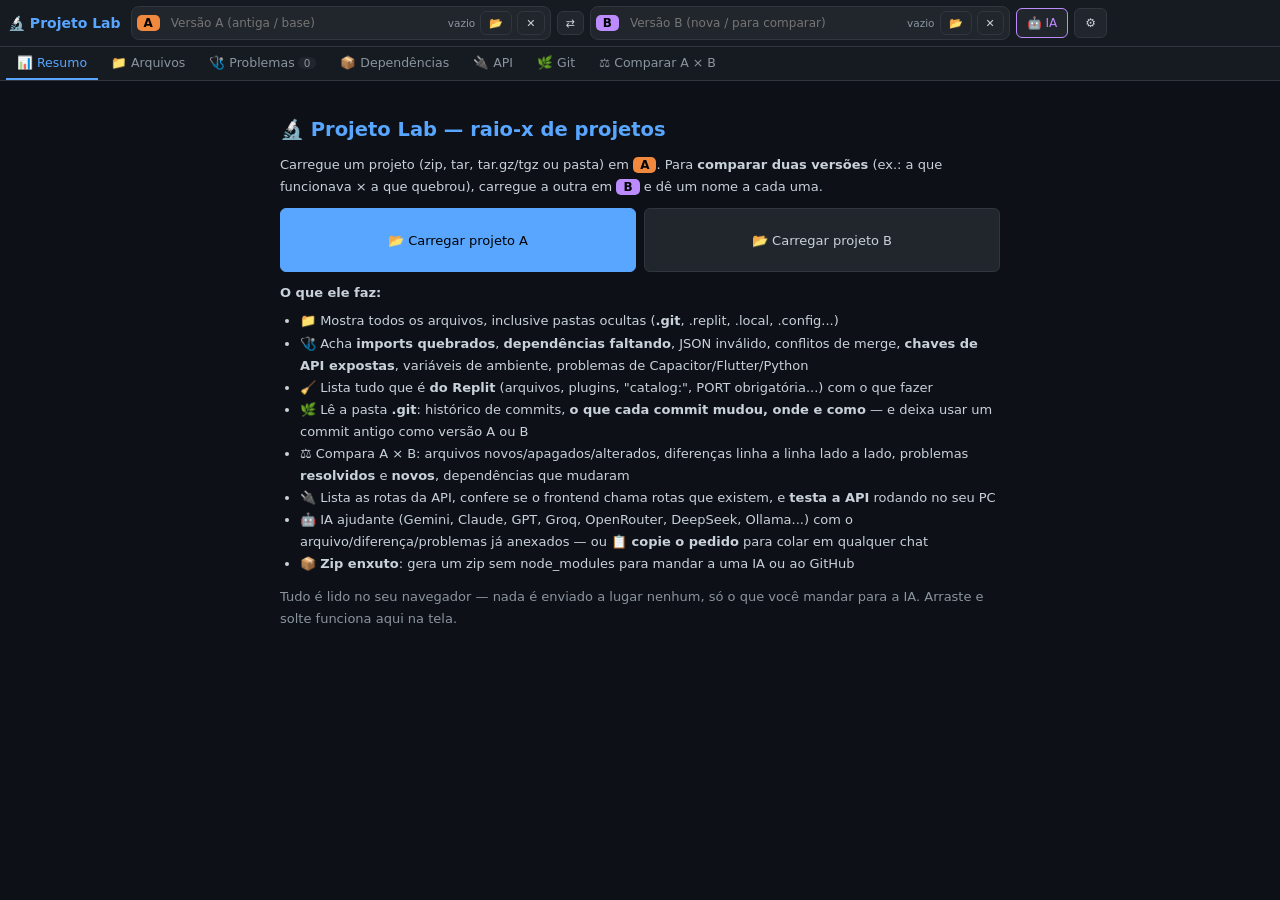
<file: ferramentas/projeto-lab.html>
<!DOCTYPE html>
<html lang="pt-BR">
<head>
<meta charset="UTF-8">
<meta name="viewport" content="width=device-width, initial-scale=1.0, viewport-fit=cover">
<meta name="theme-color" content="#0d1117">
<title>Projeto Lab</title>
<style>
:root{--bg:#0d1117;--bg2:#161b22;--bg3:#21262d;--border:#30363d;--text:#c9d1d9;--text2:#8b949e;--accent:#58a6ff;
  --green:#3fb950;--red:#f85149;--yellow:#d29922;--purple:#bc8cff;--orange:#f0883e;--addbg:rgba(63,185,80,.14);--delbg:rgba(248,81,73,.14)}
*{margin:0;padding:0;box-sizing:border-box}
html,body{height:100%}
body{font-family:'Segoe UI',system-ui,sans-serif;background:var(--bg);color:var(--text);height:100vh;height:100dvh;display:flex;flex-direction:column;overflow:hidden;font-size:13px}
button,select,input,textarea{font-family:inherit;font-size:12px}
.hidden{display:none!important}
a{color:var(--accent)}
select,input[type=text],input[type=password],input[type=search],textarea{background:var(--bg3);border:1px solid var(--border);color:var(--text);padding:5px 9px;border-radius:6px;outline:none;min-height:30px}
select:focus,input:focus,textarea:focus{border-color:var(--accent)}
.btn{padding:5px 10px;min-height:30px;border-radius:6px;border:1px solid var(--border);background:var(--bg3);color:var(--text);cursor:pointer;white-space:nowrap;touch-action:manipulation}
.btn:hover{background:var(--border)}
.btn.sm{min-height:24px;padding:2px 8px;font-size:11px}
.btn.primary{background:var(--accent);color:#000;border-color:var(--accent)}
.btn.success{background:var(--green);color:#000;border-color:var(--green)}
.btn.danger{background:var(--red);color:#fff;border-color:var(--red)}
.btn.ai{border-color:var(--purple);color:var(--purple)}
.btn.ai:hover{background:rgba(188,140,255,.15)}
.btn.on{border-color:var(--accent);color:var(--accent);background:rgba(88,166,255,.14)}
.btn:disabled{opacity:.4;cursor:not-allowed}
.mono{font-family:Consolas,Monaco,'Courier New',monospace}
.muted{color:var(--text2)}
.row{display:flex;gap:6px;align-items:center;flex-wrap:wrap}

/* HEADER */
header{background:var(--bg2);border-bottom:1px solid var(--border);padding:6px 8px;display:flex;gap:6px;align-items:center;flex-wrap:wrap}
.brand{font-weight:700;color:var(--accent);font-size:14px;white-space:nowrap;margin-right:4px}
.slot{display:flex;align-items:center;gap:5px;background:var(--bg3);border:1px solid var(--border);border-radius:8px;padding:3px 5px;min-width:0;flex:1 1 230px;max-width:420px}
.slot.drop{border-color:var(--accent);background:rgba(88,166,255,.12)}
.tag{font-weight:800;border-radius:5px;padding:1px 7px;font-size:12px;color:#000;flex-shrink:0}
.tag.A{background:var(--orange)}.tag.B{background:var(--purple)}
.slot input{flex:1;min-width:60px;background:transparent;border:1px solid transparent;min-height:26px;padding:2px 5px}
.slot input:hover{border-color:var(--border)}
.slot .info{font-size:10.5px;color:var(--text2);white-space:nowrap;overflow:hidden;text-overflow:ellipsis;max-width:120px}
nav.tabs{display:flex;gap:2px;background:var(--bg2);border-bottom:1px solid var(--border);padding:0 6px;overflow-x:auto;scrollbar-width:none;flex-shrink:0}
nav.tabs::-webkit-scrollbar{display:none}
.tab{background:none;border:none;color:var(--text2);padding:8px 11px;cursor:pointer;white-space:nowrap;border-bottom:2px solid transparent;font-size:12.5px}
.tab:hover{color:var(--text)}
.tab.on{color:var(--accent);border-bottom-color:var(--accent)}
.tab .cnt{background:var(--bg3);border-radius:9px;padding:0 6px;font-size:10.5px;margin-left:3px}
.viewbar{display:flex;gap:6px;align-items:center;padding:5px 10px;background:var(--bg);border-bottom:1px solid var(--border);flex-wrap:wrap;flex-shrink:0}

/* LAYOUT */
.main{flex:1;display:flex;min-height:0;position:relative}
#view{flex:1;overflow:auto;min-width:0;padding:12px}
#view.full{padding:0;overflow:hidden;display:flex;flex-direction:column}
.split{display:flex;flex:1;min-height:0}
.split .left{width:320px;flex-shrink:0;border-right:1px solid var(--border);overflow:auto;background:var(--bg2);display:flex;flex-direction:column}
.split .right{flex:1;overflow:auto;min-width:0;display:flex;flex-direction:column}
.pad{padding:10px}

/* CARDS */
.cards{display:grid;grid-template-columns:repeat(auto-fill,minmax(170px,1fr));gap:8px;margin-bottom:12px}
.card{background:var(--bg2);border:1px solid var(--border);border-radius:10px;padding:10px 12px}
.card .big{font-size:22px;font-weight:700}
.card .lbl{font-size:11px;color:var(--text2)}
.card.click{cursor:pointer}.card.click:hover{border-color:var(--accent)}
.box{background:var(--bg2);border:1px solid var(--border);border-radius:10px;padding:12px;margin-bottom:12px}
.box h3{font-size:13.5px;margin-bottom:8px;color:#e6edf3}
.welcome{max-width:720px;margin:20px auto;line-height:1.7}
.welcome h2{color:var(--accent);margin-bottom:8px}
.welcome ul{margin:6px 0 10px 20px}
.pill{display:inline-block;padding:1px 8px;border-radius:10px;font-size:11px;border:1px solid var(--border);color:var(--text2);margin:0 4px 4px 0;background:var(--bg)}
.pill.ok{border-color:var(--green);color:var(--green)}
.pill.warn{border-color:var(--yellow);color:var(--yellow)}
.pill.bad{border-color:var(--red);color:var(--red)}

/* SEVERIDADE */
.sev{font-size:10.5px;font-weight:700;border-radius:4px;padding:1px 6px;white-space:nowrap}
.sev.critico{background:var(--red);color:#fff}.sev.alto{background:var(--orange);color:#000}
.sev.medio{background:var(--yellow);color:#000}.sev.info{background:var(--bg3);color:var(--accent);border:1px solid var(--accent)}
.dot{display:inline-block;width:7px;height:7px;border-radius:50%;margin-left:5px}
.dot.critico{background:var(--red)}.dot.alto{background:var(--orange)}.dot.medio{background:var(--yellow)}.dot.info{background:var(--accent)}

/* TABELAS */
table.t{width:100%;border-collapse:collapse;font-size:12px}
table.t th{text-align:left;color:var(--text2);font-weight:600;border-bottom:1px solid var(--border);padding:5px 6px;position:sticky;top:0;background:var(--bg2)}
table.t td{border-bottom:1px solid var(--bg3);padding:5px 6px;vertical-align:top;word-break:break-word}
table.t tr:hover td{background:rgba(255,255,255,.02)}
.iss{display:flex;gap:8px;padding:8px 10px;border-bottom:1px solid var(--bg3);align-items:flex-start}
.iss:hover{background:rgba(255,255,255,.02)}
.iss .body{flex:1;min-width:0}
.iss .msg{color:#e6edf3}
.iss .fix{color:var(--text2);font-size:11.5px;margin-top:2px}
.iss .loc{font-size:11px;color:var(--accent);cursor:pointer;word-break:break-all}
.iss .det{font-size:11px;color:var(--text2)}

/* ÁRVORE */
.tree{padding:4px 2px;font-size:12px;flex:1;overflow:auto}
.tree details>summary{list-style:none;cursor:pointer;padding:2px 6px;border-radius:4px;white-space:nowrap}
.tree details>summary::-webkit-details-marker{display:none}
.tree details>summary:hover,.tree .f:hover{background:var(--bg3)}
.tree details>div{padding-left:12px;border-left:1px solid var(--bg3);margin-left:9px}
.tree .f{padding:2px 6px;border-radius:4px;cursor:pointer;white-space:nowrap;overflow:hidden;text-overflow:ellipsis}
.tree .f.sel{background:rgba(88,166,255,.18);color:var(--accent)}
.tree .hid{color:var(--orange)}
.tree .skip{color:var(--text2);font-style:italic;padding:2px 6px}
.tree .cnt{color:var(--text2);font-size:10px;margin-left:4px}
.st{font-weight:800;font-size:10.5px;display:inline-block;width:14px;text-align:center}
.st.A{color:var(--green)}.st.D{color:var(--red)}.st.M{color:var(--yellow)}

/* CÓDIGO */
.codehead{position:sticky;top:0;z-index:2;background:var(--bg2);border-bottom:1px solid var(--border);padding:6px 10px;display:flex;gap:6px;align-items:center;flex-wrap:wrap}
.codehead .path{font-family:Consolas,monospace;font-size:12px;color:#e6edf3;word-break:break-all;margin-right:auto}
.code{font-family:Consolas,Monaco,'Courier New',monospace;font-size:12px;line-height:1.55;background:var(--bg);min-width:max-content}
.code .l{display:flex}
.code .n{width:52px;flex-shrink:0;text-align:right;padding-right:10px;color:#484f58;user-select:none}
.code .x{white-space:pre;padding-right:20px;color:#e6edf3}
.code .l.hl{background:rgba(248,81,73,.13)}
.code .l.hl .n{color:var(--red)}
.code .l.jump{outline:1px solid var(--accent)}

/* DIFF */
table.diff{border-collapse:collapse;width:100%;font-family:Consolas,Monaco,monospace;font-size:12px;line-height:1.5;table-layout:fixed}
table.diff td{vertical-align:top;padding:0 6px;white-space:pre-wrap;word-break:break-all}
table.diff td.n{width:46px;text-align:right;color:#484f58;user-select:none;background:var(--bg2)}
table.diff td.del{background:var(--delbg)}
table.diff td.add{background:var(--addbg)}
table.diff td.emp{background:repeating-linear-gradient(45deg,transparent 0 6px,rgba(255,255,255,.02) 6px 12px)}
table.diff tr.gap td{background:var(--bg3);color:var(--text2);text-align:center;font-family:'Segoe UI',sans-serif;font-size:11px;padding:3px}
table.diff tr.head td{background:var(--bg2);color:var(--text2);font-family:'Segoe UI',sans-serif;font-weight:600;padding:5px 6px;position:sticky;top:0}
.u .l .x{white-space:pre-wrap;word-break:break-all}
.u .l.add{background:var(--addbg)}.u .l.del{background:var(--delbg)}

/* IA */
#aiPanel{width:420px;flex-shrink:0;border-left:1px solid var(--border);background:var(--bg2);display:flex;flex-direction:column}
#aiPanel:not(.open){display:none}
.ai-head{padding:6px 8px;border-bottom:1px solid var(--border);display:flex;gap:5px;align-items:center;flex-wrap:wrap}
.ai-head select{max-width:150px}
#aiMsgs{flex:1;overflow:auto;padding:10px;display:flex;flex-direction:column;gap:10px}
.aimsg{border:1px solid var(--border);border-radius:10px;padding:8px 11px;line-height:1.6;background:var(--bg);word-break:break-word}
.aimsg.user{border-color:var(--accent);background:var(--bg3)}
.aimsg.err{border-color:var(--red);color:#ffb3ad}
.aimsg .meta{font-size:10.5px;color:var(--text2);margin-top:4px;display:flex;gap:6px;align-items:center}
.aimsg .meta button{background:none;border:none;color:var(--text2);cursor:pointer;font-size:12px}
.ctxchip{display:inline-block;background:rgba(188,140,255,.12);border:1px solid var(--purple);color:var(--purple);border-radius:6px;padding:1px 7px;font-size:11px;margin:2px 0}
.ai-input{border-top:1px solid var(--border);padding:8px;padding-bottom:max(8px,env(safe-area-inset-bottom))}
.ai-input textarea{width:100%;min-height:60px;max-height:200px;resize:vertical;font-size:13px}
.presets{display:flex;gap:4px;flex-wrap:wrap;margin-bottom:6px;max-height:90px;overflow:auto}
.presets .btn{white-space:normal;text-align:left;height:auto}
.md-h{font-weight:700;color:#e6edf3;margin:6px 0 2px}
.inline-code{background:var(--bg3);border:1px solid var(--border);border-radius:4px;padding:0 4px;font-family:Consolas,monospace;font-size:12px;color:#ffa657}
.codebox{border:1px solid var(--border);border-radius:8px;margin:6px 0;overflow:hidden}
.codebox-head{display:flex;gap:6px;align-items:center;padding:3px 8px;background:var(--bg3);font-size:11px}
.codebox-head .lang{color:var(--accent);font-weight:700;text-transform:uppercase;margin-right:auto}
.codebox pre{margin:0;padding:8px;overflow:auto;max-height:380px;background:var(--bg)}
.codebox code{font-family:Consolas,monospace;font-size:12px;white-space:pre;color:#e6edf3}
.typing span{display:inline-block;width:6px;height:6px;background:var(--text2);border-radius:50%;margin-right:3px;animation:b 1.2s infinite}
.typing span:nth-child(2){animation-delay:.2s}.typing span:nth-child(3){animation-delay:.4s}
@keyframes b{0%,80%,100%{opacity:.3}40%{opacity:1}}

/* MODAL / TOAST / OVERLAY */
.modal-bg{display:none;position:fixed;inset:0;background:rgba(0,0,0,.75);z-index:1000;align-items:center;justify-content:center;padding:10px}
.modal-bg.open{display:flex}
.modal{background:var(--bg2);border:1px solid var(--border);border-radius:12px;padding:18px;width:560px;max-width:100%;max-height:92vh;overflow:auto}
.modal h2{font-size:16px;color:var(--accent);margin-bottom:12px}
.fg{margin-bottom:11px}
.fg>label{display:block;font-size:12px;color:var(--text2);margin-bottom:4px}
.fg input:not([type=checkbox]),.fg select,.fg textarea{width:100%}
.check{display:flex;align-items:center;gap:6px;cursor:pointer}
.hint{font-size:11.5px;color:var(--text2);line-height:1.5;margin-top:4px}
.big-btns{display:grid;grid-template-columns:1fr 1fr;gap:8px;margin:10px 0}
.big-btns .btn{min-height:64px;font-size:13px;white-space:normal}
.toast{position:fixed;bottom:16px;right:16px;max-width:min(480px,calc(100vw - 32px));background:var(--bg3);border:1px solid var(--border);padding:9px 14px;border-radius:8px;z-index:9999;opacity:0;transform:translateY(8px);transition:all .25s;pointer-events:none;font-size:12.5px}
.toast.show{opacity:1;transform:none}
.toast.success{border-color:var(--green);color:var(--green)}.toast.error{border-color:var(--red);color:#ffb3ad}.toast.warn{border-color:var(--yellow);color:var(--yellow)}
#dropOverlay{position:fixed;inset:0;background:rgba(13,17,23,.88);border:3px dashed var(--accent);z-index:2000;display:none;align-items:center;justify-content:center;font-size:20px;color:var(--accent);text-align:center;padding:20px}
#dropOverlay.show{display:flex}
#busy{position:fixed;inset:0;background:rgba(0,0,0,.6);z-index:3000;display:none;align-items:center;justify-content:center}
#busy.show{display:flex}
#busy .inner{background:var(--bg2);border:1px solid var(--border);border-radius:12px;padding:20px 26px;text-align:center;min-width:260px}
.spinner{width:28px;height:28px;border:3px solid var(--border);border-top-color:var(--accent);border-radius:50%;animation:sp 1s linear infinite;margin:0 auto 10px}
@keyframes sp{to{transform:rotate(360deg)}}
::-webkit-scrollbar{width:7px;height:7px}::-webkit-scrollbar-track{background:var(--bg)}::-webkit-scrollbar-thumb{background:var(--border);border-radius:4px}

@media (max-width:820px){
  .brand{flex:1;order:0}#aiBtn{order:1}header>.btn:last-child{order:2}
  .slot{flex-basis:100%;max-width:none;order:3}#swapBtn{display:none}
  .slot .info{display:none}
  .split{flex-direction:column}
  .split .left{width:100%;max-height:38vh;border-right:0;border-bottom:1px solid var(--border)}
  #aiPanel{position:absolute;inset:0;width:100%;z-index:50}
  #view{padding:8px}
  .big-btns{grid-template-columns:1fr}
}
</style>
</head>
<body>

<header>
  <span class="brand">🔬 Projeto Lab</span>
  <div class="slot" id="slotA">
    <span class="tag A">A</span>
    <input id="nameA" placeholder="Versão A (antiga / base)" onchange="renameSlot('A',this.value)">
    <span class="info" id="infoA">vazio</span>
    <button class="btn sm" onclick="openLoad('A')" title="Carregar projeto A">📂</button>
    <button class="btn sm" onclick="clearSlot('A')" title="Remover">✕</button>
  </div>
  <button class="btn sm" id="swapBtn" onclick="swapSlots()" title="Trocar A ⇄ B">⇄</button>
  <div class="slot" id="slotB">
    <span class="tag B">B</span>
    <input id="nameB" placeholder="Versão B (nova / para comparar)" onchange="renameSlot('B',this.value)">
    <span class="info" id="infoB">vazio</span>
    <button class="btn sm" onclick="openLoad('B')" title="Carregar projeto B">📂</button>
    <button class="btn sm" onclick="clearSlot('B')" title="Remover">✕</button>
  </div>
  <button class="btn ai" id="aiBtn" onclick="AI.toggle()" title="IA ajudante">🤖 IA</button>
  <button class="btn" onclick="Settings.open()" title="Configurações e chaves de IA">⚙️</button>
</header>

<nav class="tabs" id="tabs">
  <button class="tab on" data-tab="resumo" onclick="setTab('resumo')">📊 Resumo</button>
  <button class="tab" data-tab="arquivos" onclick="setTab('arquivos')">📁 Arquivos</button>
  <button class="tab" data-tab="problemas" onclick="setTab('problemas')">🩺 Problemas<span class="cnt" id="cntIss">0</span></button>
  <button class="tab" data-tab="deps" onclick="setTab('deps')">📦 Dependências</button>
  <button class="tab" data-tab="api" onclick="setTab('api')">🔌 API</button>
  <button class="tab" data-tab="git" onclick="setTab('git')">🌿 Git</button>
  <button class="tab" data-tab="comparar" onclick="setTab('comparar')">⚖️ Comparar A × B</button>
</nav>
<div class="viewbar hidden" id="viewbar"></div>

<div class="main">
  <div id="view"></div>
  <aside id="aiPanel">
    <div class="ai-head">
      <b style="color:var(--purple)">🤖</b>
      <select id="aiProvider" onchange="AI.onProvider()"></select>
      <select id="aiModel" onchange="AI.onModel()"></select>
      <span style="flex:1"></span>
      <button class="btn sm" onclick="AI.clear()" title="Limpar conversa">🧹</button>
      <button class="btn sm" onclick="AI.toggle()">✕</button>
    </div>
    <div id="aiMsgs"></div>
    <div class="ai-input">
      <div id="aiCtx" class="hidden" style="margin-bottom:5px"></div>
      <div class="presets" id="aiPresets"></div>
      <textarea id="aiInput" placeholder="Pergunte sobre o projeto... (Ctrl+Enter envia)" onkeydown="if((event.ctrlKey||event.metaKey)&&event.key==='Enter'){event.preventDefault();AI.send()}"></textarea>
      <div class="row" style="margin-top:5px">
        <button class="btn sm" onclick="AI.copyPrompt()" title="Copiar pergunta + contexto para colar em outra IA (ex.: Claude)">📋 Copiar pedido</button>
        <button class="btn sm" onclick="AI.dropCtx()" id="aiDropCtx" style="display:none">✕ tirar contexto</button>
        <span style="flex:1"></span>
        <button class="btn primary" id="aiSend" onclick="AI.send()">Enviar ▶</button>
      </div>
    </div>
  </aside>
</div>

<!-- CARREGAR -->
<div class="modal-bg" id="loadModal">
  <div class="modal">
    <h2>📂 Carregar projeto <span id="loadSlotLbl"></span></h2>
    <div class="fg"><label>Nome desta versão (para a comparação)</label><input type="text" id="loadName" placeholder="Ex.: Replit original, Versão consertada, Backup 28/09"></div>
    <div class="big-btns">
      <button class="btn primary" onclick="$('pickArchive').click()">🗜️ Arquivo compactado<br><small>.zip .tar .tar.gz .tgz .gz</small></button>
      <button class="btn" onclick="$('pickFolder').click()">📁 Pasta inteira<br><small>(no computador)</small></button>
    </div>
    <label class="check fg"><input type="checkbox" id="optSkip" checked> Ignorar <b>node_modules</b>, caches e builds pesados (recomendado — eles só são contados)</label>
    <p class="hint">Também dá para <b>arrastar e soltar</b> um zip ou pasta em cima de A ou B. As pastas ocultas (<b>.git</b>, .replit, .local, .config...) são lidas normalmente. Nada é enviado para a internet: tudo é lido aqui no navegador (só vai para a IA o que você mandar).<br>
    .rar e .7z não são lidos no navegador — abra no 7-Zip/WinRAR e salve como .zip.</p>
    <div class="row" style="justify-content:flex-end;margin-top:10px"><button class="btn" onclick="closeModal('loadModal')">Cancelar</button></div>
  </div>
</div>

<!-- CONFIG -->
<div class="modal-bg" id="setModal">
  <div class="modal">
    <h2>⚙️ Configurações da IA</h2>
    <div id="keysBox"></div>
    <div class="fg"><label>🏠 Ollama URL</label><input type="text" id="setOllama" placeholder="http://localhost:11434"></div>
    <div class="fg"><label>🔧 URL base do "Personalizado" (compatível OpenAI)</label><input type="text" id="setCustom" placeholder="https://.../v1"></div>
    <div class="fg"><label>Máximo de caracteres de contexto enviados por pergunta</label><input type="text" id="setMaxCtx"></div>
    <div class="fg"><label>Tamanho máximo da resposta (tokens)</label><input type="text" id="setMaxTok"></div>
    <p class="hint">Chaves ficam só neste navegador. Se você usa o AI Code Studio no mesmo navegador/pasta, as chaves dele são aproveitadas automaticamente. Gemini aceita chave AIza... e AQ.... Use 🔄 ao lado do modelo para buscar a lista atual.</p>
    <div class="row" style="justify-content:flex-end;margin-top:12px">
      <button class="btn" onclick="Settings.test()">🧪 Testar IA</button>
      <button class="btn" onclick="closeModal('setModal')">Cancelar</button>
      <button class="btn primary" onclick="Settings.save()">💾 Salvar</button>
    </div>
  </div>
</div>

<div id="dropOverlay">Solte o zip / pasta aqui<br><small id="dropHint"></small></div>
<div id="busy"><div class="inner"><div class="spinner"></div><div id="busyTxt">Lendo...</div></div></div>
<div class="toast" id="toast"></div>
<input type="file" id="pickArchive" class="hidden" multiple accept=".zip,.tar,.gz,.tgz,.taz,.tar.gz,application/zip,application/gzip,application/x-tar" onchange="onPicked(event,'archive')">
<input type="file" id="pickFolder" class="hidden" webkitdirectory directory multiple onchange="onPicked(event,'folder')">

<script>
'use strict';
/* =====================================================================
   UTILITÁRIOS
   ===================================================================== */
const $ = id => document.getElementById(id);
const U8 = Uint8Array;
const td = new TextDecoder('utf-8');
const te = new TextEncoder();
const FENCE = '```';
const esc = s => String(s ?? '').replace(/&/g, '&amp;').replace(/</g, '&lt;').replace(/>/g, '&gt;').replace(/"/g, '&quot;').replace(/'/g, '&#39;');
const tick = () => new Promise(r => setTimeout(r, 0));
const REF = []; const R = v => (REF.push(v), REF.length - 1);
function fmtSize(n) { if (n < 1024) return n + ' B'; if (n < 1048576) return (n / 1024).toFixed(1) + ' KB'; if (n < 1073741824) return (n / 1048576).toFixed(1) + ' MB'; return (n / 1073741824).toFixed(2) + ' GB'; }
function fmtDate(ts) { return ts ? new Date(ts * 1000).toLocaleString('pt-BR', { dateStyle: 'short', timeStyle: 'short' }) : ''; }
function normPath(p) { return String(p).replace(/\\/g, '/').replace(/^(\.\/|\/)+/, '').replace(/\/{2,}/g, '/'); }
function dirname(p) { const i = p.lastIndexOf('/'); return i < 0 ? '' : p.slice(0, i); }
function basename(p) { return p.slice(p.lastIndexOf('/') + 1); }
function extOf(p) { const b = basename(p); const i = b.lastIndexOf('.'); return i > 0 ? b.slice(i + 1).toLowerCase() : ''; }
function joinPath(...parts) {
  const out = [];
  parts.filter(x => x != null && x !== '').join('/').split('/').forEach(s => { if (!s || s === '.') return; if (s === '..') out.pop(); else out.push(s); });
  return out.join('/');
}
const HEX = Array.from({ length: 256 }, (_, i) => i.toString(16).padStart(2, '0'));
function hex(u) { let s = ''; for (let i = 0; i < u.length; i++) s += HEX[u[i]]; return s; }
async function inflate(bytes, fmt) {
  const stream = new Blob([bytes]).stream().pipeThrough(new DecompressionStream(fmt));
  return new U8(await new Response(stream).arrayBuffer());
}
function mask(s) { s = String(s); return s.length <= 12 ? s.slice(0, 3) + '…' : s.slice(0, 6) + '…' + s.slice(-4); }
function lineFinder(text) {
  let starts = null;
  return idx => {
    if (!starts) { starts = [0]; for (let i = 0; i < text.length; i++) if (text.charCodeAt(i) === 10) starts.push(i + 1); }
    let lo = 0, hi = starts.length - 1;
    while (lo < hi) { const m = (lo + hi + 1) >> 1; if (starts[m] <= idx) lo = m; else hi = m - 1; }
    return lo + 1;
  };
}
function parseLenientJSON(t) {
  let out = '', i = 0, inStr = false;
  while (i < t.length) {
    const c = t[i], n = t[i + 1];
    if (inStr) { out += c; if (c === '\\') { out += n; i += 2; continue; } if (c === '"') inStr = false; i++; continue; }
    if (c === '"') { inStr = true; out += c; i++; continue; }
    if (c === '/' && n === '/') { while (i < t.length && t[i] !== '\n') i++; continue; }
    if (c === '/' && n === '*') { i += 2; while (i < t.length && !(t[i] === '*' && t[i + 1] === '/')) i++; i += 2; continue; }
    out += c; i++;
  }
  return JSON.parse(out.replace(/,(\s*[}\]])/g, '$1'));
}
const LANG = { js: 'javascript', mjs: 'javascript', cjs: 'javascript', jsx: 'jsx', ts: 'typescript', tsx: 'tsx', py: 'python', html: 'html', htm: 'html', css: 'css', scss: 'scss', json: 'json', md: 'markdown', yml: 'yaml', yaml: 'yaml', toml: 'toml', sh: 'bash', dart: 'dart', java: 'java', kt: 'kotlin', gradle: 'groovy', xml: 'xml', sql: 'sql', vue: 'vue', rs: 'rust', go: 'go', php: 'php', nix: 'nix' };
const langOf = p => LANG[extOf(p)] || '';

/* =====================================================================
   LEITURA DE ARQUIVOS COMPACTADOS (zip / tar / gzip) — sem bibliotecas
   ===================================================================== */
function sniff(u) {
  if (u.length >= 4 && u[0] === 0x50 && u[1] === 0x4b && (u[2] === 3 || u[2] === 5 || u[2] === 7)) return 'zip';
  if (u.length >= 2 && u[0] === 0x1f && u[1] === 0x8b) return 'gzip';
  if (u.length >= 2 && u[0] === 0x1f && u[1] === 0x9d) return 'compress';
  if (u.length >= 262 && td.decode(u.subarray(257, 262)) === 'ustar') return 'tar';
  if (u.length >= 3 && u[0] === 0x42 && u[1] === 0x5a && u[2] === 0x68) return 'bzip2';
  if (u.length >= 6 && u[0] === 0xfd && u[1] === 0x37 && u[2] === 0x7a && u[3] === 0x58) return 'xz';
  if (u.length >= 6 && u[0] === 0x37 && u[1] === 0x7a && u[2] === 0xbc && u[3] === 0xaf) return '7z';
  if (u.length >= 4 && u[0] === 0x52 && u[1] === 0x61 && u[2] === 0x72 && u[3] === 0x21) return 'rar';
  // tar antigo (sem "ustar"): checa soma do cabeçalho
  if (u.length >= 512) {
    const chk = parseInt(td.decode(u.subarray(148, 156)).replace(/\0/g, '').trim(), 8);
    if (!isNaN(chk)) { let s = 0; for (let i = 0; i < 512; i++) s += (i >= 148 && i < 156) ? 32 : u[i]; if (s === chk) return 'tar'; }
  }
  return 'unknown';
}
function zipEntries(u) {
  const dv = new DataView(u.buffer, u.byteOffset, u.byteLength);
  let eocd = -1;
  for (let i = u.length - 22; i >= Math.max(0, u.length - 65557); i--) if (dv.getUint32(i, true) === 0x06054b50) { eocd = i; break; }
  if (eocd < 0) throw new Error('ZIP corrompido ou incompleto (fim do arquivo não encontrado)');
  let count = dv.getUint16(eocd + 10, true), cdOff = dv.getUint32(eocd + 16, true);
  if (cdOff === 0xffffffff || count === 0xffff) {
    const loc = eocd - 20;
    if (loc >= 0 && dv.getUint32(loc, true) === 0x07064b50) {
      const z = Number(dv.getBigUint64(loc + 8, true));
      count = Number(dv.getBigUint64(z + 32, true)); cdOff = Number(dv.getBigUint64(z + 48, true));
    }
  }
  const out = []; let p = cdOff;
  for (let n = 0; n < count; n++) {
    if (dv.getUint32(p, true) !== 0x02014b50) break;
    const flags = dv.getUint16(p + 8, true), method = dv.getUint16(p + 10, true);
    let comp = dv.getUint32(p + 20, true), size = dv.getUint32(p + 24, true);
    const nlen = dv.getUint16(p + 28, true), xlen = dv.getUint16(p + 30, true), clen = dv.getUint16(p + 32, true);
    let lho = dv.getUint32(p + 42, true);
    const name = td.decode(u.subarray(p + 46, p + 46 + nlen));
    let x = p + 46 + nlen; const xend = x + xlen;
    while (x + 4 <= xend) {
      const id = dv.getUint16(x, true), len = dv.getUint16(x + 2, true);
      if (id === 1) { let q = x + 4; if (size === 0xffffffff) { size = Number(dv.getBigUint64(q, true)); q += 8; } if (comp === 0xffffffff) { comp = Number(dv.getBigUint64(q, true)); q += 8; } if (lho === 0xffffffff) { lho = Number(dv.getBigUint64(q, true)); } }
      x += 4 + len;
    }
    p = xend + clen;
    if (name.endsWith('/')) continue;
    out.push({
      name, size, encrypted: !!(flags & 1), method,
      getBytes: async () => {
        if (flags & 1) return null;
        const start = lho + 30 + dv.getUint16(lho + 26, true) + dv.getUint16(lho + 28, true);
        const data = u.subarray(start, start + comp);
        if (method === 0) return data;
        if (method === 8) return inflate(data, 'deflate-raw');
        throw new Error('método de compressão ' + method + ' não suportado');
      }
    });
  }
  return out;
}
function parsePax(d) {
  const t = td.decode(d), o = {}; let p = 0;
  while (p < t.length) { const sp = t.indexOf(' ', p); if (sp < 0) break; const len = parseInt(t.slice(p, sp)); if (!len) break; const rec = t.slice(sp + 1, p + len - 1); const eq = rec.indexOf('='); o[rec.slice(0, eq)] = rec.slice(eq + 1); p += len; }
  return o;
}
function tarEntries(u) {
  const out = []; let p = 0, longName = null, pax = {};
  const str = (h, o, l) => { let e = o; while (e < o + l && h[e]) e++; return td.decode(h.subarray(o, e)); };
  while (p + 512 <= u.length) {
    const h = u.subarray(p, p + 512);
    let zero = true; for (let i = 0; i < 512; i++) if (h[i]) { zero = false; break; }
    if (zero) break;
    let name = str(h, 0, 100);
    const size = parseInt(str(h, 124, 12).trim() || '0', 8) || 0;
    const type = h[156] ? String.fromCharCode(h[156]) : '0';
    if (str(h, 257, 5) === 'ustar') { const pre = str(h, 345, 155); if (pre) name = pre + '/' + name; }
    const data = u.subarray(p + 512, p + 512 + size);
    p += 512 + Math.ceil(size / 512) * 512;
    if (type === 'L') { longName = td.decode(data).replace(/\0+$/, ''); continue; }
    if (type === 'x') { pax = parsePax(data); continue; }
    if (type === 'g') continue;
    if (pax.path) name = pax.path; if (longName) name = longName;
    longName = null; pax = {};
    if (type === '0' || type === '7') out.push({ name, size, getBytes: async () => data });
  }
  return out;
}

/* =====================================================================
   PROJETO (conjunto de arquivos)
   ===================================================================== */
const HEAVY = /(^|\/)(node_modules|\.pnpm-store|\.npm|\.yarn\/cache|\.cache|__pycache__|\.venv|venv|\.gradle|\.dart_tool|\.next|\.turbo|\.parcel-cache|Pods|\.expo|\.angular)\//;
const HEAVY2 = /(^|\/)(android|ios)\/(app\/)?build\//;
const BIN_EXT = new Set('png jpg jpeg gif webp ico bmp tif tiff avif heic pdf zip gz tgz tar rar 7z jar apk aab aar keystore jks mp3 mp4 wav ogg webm mov avi m4a woff woff2 ttf otf eot so dll exe bin class dex pyc db sqlite sqlite3 lockb wasm psd ai sketch fig dmg iso msi'.split(' '));
const IMG_EXT = new Set('png jpg jpeg gif webp ico bmp svg avif'.split(' '));
function newProject(name) { return { name, files: new Map(), skipped: new Map(), warnings: [], bytes: 0 }; }
function isBinary(path, bytes) {
  if (BIN_EXT.has(extOf(path))) return true;
  const n = Math.min(bytes.length, 8000);
  for (let i = 0; i < n; i++) if (bytes[i] === 0) return true;
  return false;
}
async function addEntry(proj, rawPath, getBytes, opts) {
  const path = normPath(rawPath);
  if (!path || path.endsWith('/') || /(^|\/)__MACOSX\//.test(path) || basename(path) === '.DS_Store') return;
  if (opts.skipHeavy) {
    const m = path.match(HEAVY) || path.match(HEAVY2);
    if (m) { const key = path.slice(0, m.index + m[0].length); proj.skipped.set(key, (proj.skipped.get(key) || 0) + 1); return; }
  }
  let bytes;
  try { bytes = await getBytes(); } catch (e) { proj.warnings.push(path + ': ' + e.message); return; }
  if (!bytes) { proj.warnings.push(path + ': protegido por senha / ilegível'); return; }
  const f = { path, size: bytes.length };
  proj.bytes += bytes.length;
  if (/(^|\/)\.git\//.test(path)) { f.git = true; f.bytes = bytes; }
  else if (isBinary(path, bytes)) { f.binary = true; if (bytes.length <= 4e6) f.bytes = bytes; }
  else if (bytes.length > 8e6) { f.tooBig = true; }
  else { f.text = td.decode(bytes).replace(/^\uFEFF/, ''); }
  proj.files.set(path, f);
}
function stripCommonRoot(proj) {
  for (let round = 0; round < 3; round++) {
    const paths = [...proj.files.keys(), ...proj.skipped.keys()];
    if (!paths.length) return;
    const first = paths[0].split('/')[0];
    if (first.startsWith('.') || !paths.every(p => p.includes('/') && p.split('/')[0] === first)) return;
    const cut = first.length + 1;
    proj.files = new Map([...proj.files].map(([p, f]) => { f.path = p.slice(cut); return [p.slice(cut), f]; }));
    proj.skipped = new Map([...proj.skipped].map(([p, n]) => [p.slice(cut), n]));
    proj.rootName = proj.rootName ? proj.rootName + '/' + first : first;
  }
}
async function extractInto(proj, file, bytes, opts, prog) {
  let kind = sniff(bytes);
  let name = file.name;
  if (kind === 'gzip') {
    prog('Descompactando ' + name + '...');
    bytes = await inflate(bytes, 'gzip');
    name = name.replace(/\.(tgz|taz)$/i, '.tar').replace(/\.gz$/i, '');
    kind = sniff(bytes);
    if (kind !== 'tar' && kind !== 'zip') { await addEntry(proj, name, async () => bytes, opts); return; }
  }
  if (['compress', 'bzip2', 'xz', '7z', 'rar'].includes(kind))
    throw new Error(`${file.name}: formato ${kind.toUpperCase()} não é lido no navegador. Abra no 7-Zip/WinRAR e salve como .zip`);
  let entries;
  if (kind === 'zip') entries = zipEntries(bytes);
  else if (kind === 'tar') entries = tarEntries(bytes);
  else { await addEntry(proj, file.webkitRelativePath || file._rel || file.name, async () => bytes, opts); return; }
  let i = 0;
  for (const e of entries) {
    await addEntry(proj, e.name, e.getBytes, opts);
    if (++i % 150 === 0) { prog(`Lendo ${i} / ${entries.length} arquivos de ${file.name}...`); await tick(); }
  }
}
async function buildProject(files, mode, opts, prog) {
  const proj = newProject(opts.name);
  let i = 0;
  for (const file of files) {
    const rel = file.webkitRelativePath || file._rel || file.name;
    if (mode === 'archive') {
      prog('Lendo ' + file.name + ' (' + fmtSize(file.size) + ')...');
      const bytes = new U8(await file.arrayBuffer());
      await extractInto(proj, file, bytes, opts, prog);
    } else {
      const skipTest = normPath(rel);
      if (opts.skipHeavy && (HEAVY.test(skipTest) || HEAVY2.test(skipTest))) { await addEntry(proj, rel, async () => null, opts); continue; }
      await addEntry(proj, rel, async () => new U8(await file.arrayBuffer()), opts);
      if (++i % 150 === 0) { prog(`Lendo ${i} / ${files.length} arquivos...`); await tick(); }
    }
  }
  stripCommonRoot(proj);
  if (!proj.name) proj.name = proj.rootName || (files[0] ? files[0].name.replace(/\.(zip|tar|tgz|gz|taz)$/gi, '') : 'Projeto');
  return proj;
}

/* =====================================================================
   GIT — lê .git (objetos soltos + packs com deltas), sem precisar do git
   ===================================================================== */
const GIT_TYPES = { 1: 'commit', 2: 'tree', 3: 'blob', 4: 'tag' };
function applyDelta(base, d) {
  let p = 0;
  const vint = () => { let r = 0, s = 0, c; do { c = d[p++]; r += (c & 0x7f) * 2 ** s; s += 7; } while (c & 0x80); return r; };
  vint(); const size = vint(); const out = new U8(size); let o = 0;
  while (p < d.length) {
    const op = d[p++];
    if (op & 0x80) {
      let off = 0, len = 0;
      if (op & 1) off |= d[p++]; if (op & 2) off |= d[p++] << 8; if (op & 4) off |= d[p++] << 16; if (op & 8) off += d[p++] * 16777216;
      if (op & 16) len |= d[p++]; if (op & 32) len |= d[p++] << 8; if (op & 64) len |= d[p++] << 16;
      if (len === 0) len = 0x10000;
      out.set(base.subarray(off, off + len), o); o += len;
    } else if (op) { out.set(d.subarray(p, p + op), o); o += op; p += op; }
    else throw new Error('delta inválido');
  }
  return out;
}
function parseIdx(idx, pack) {
  const dv = new DataView(idx.buffer, idx.byteOffset, idx.byteLength);
  if (dv.getUint32(0) !== 0xff744f63 || dv.getUint32(4) !== 2) throw new Error('índice de pack antigo não suportado');
  const n = dv.getUint32(8 + 255 * 4);
  const shaOff = 8 + 1024, ofsOff = shaOff + 24 * n, bigOff = ofsOff + 4 * n;
  const map = new Map(), offs = new Array(n);
  for (let i = 0; i < n; i++) {
    let o = dv.getUint32(ofsOff + 4 * i);
    if (o & 0x80000000) o = Number(dv.getBigUint64(bigOff + 8 * (o & 0x7fffffff)));
    map.set(hex(idx.subarray(shaOff + 20 * i, shaOff + 20 * i + 20)), o); offs[i] = o;
  }
  offs.sort((a, b) => a - b);
  const end = new Map(); for (let i = 0; i < n; i++) end.set(offs[i], i + 1 < n ? offs[i + 1] : pack.length - 20);
  return { map, end, pack, cache: new Map() };
}
function parseCommit(sha, data) {
  const t = td.decode(data), i = t.indexOf('\n\n');
  const head = i < 0 ? t : t.slice(0, i);
  const c = { sha, parents: [], msg: (i < 0 ? '' : t.slice(i + 2)).trim(), time: 0 };
  for (const l of head.split('\n')) {
    const sp = l.indexOf(' '); const k = l.slice(0, sp), v = l.slice(sp + 1);
    if (k === 'tree') c.tree = v;
    else if (k === 'parent') c.parents.push(v);
    else if (k === 'author' || (k === 'committer' && !c.time)) {
      const m = v.match(/^(.*) <(.*)> (\d+) ([+-]\d{4})$/);
      if (m) { if (k === 'author') { c.author = m[1]; c.email = m[2]; } c.time = +m[3]; }
    }
  }
  return c;
}
function parseTree(d) {
  const out = []; let p = 0;
  while (p < d.length) {
    const sp = d.indexOf(32, p), z = d.indexOf(0, sp);
    out.push({ mode: td.decode(d.subarray(p, sp)), name: td.decode(d.subarray(sp + 1, z)), sha: hex(d.subarray(z + 1, z + 21)) });
    p = z + 21;
  }
  return out;
}
class GitRepo {
  constructor(proj, base) { this.proj = proj; this.base = base; this.cache = new Map(); this.packs = null; this.missing = 0; }
  f(rel) { return this.proj.files.get(this.base + rel); }
  t(rel) { const f = this.f(rel); return f ? (f.text ?? (f.bytes ? td.decode(f.bytes) : '')) : null; }
  init() {
    if (this.packs) return; this.packs = [];
    for (const [p, f] of this.proj.files) {
      if (!p.startsWith(this.base + 'objects/pack/') || !p.endsWith('.idx')) continue;
      const pk = this.proj.files.get(p.slice(0, -4) + '.pack');
      if (!pk || !f.bytes || !pk.bytes) continue;
      try { this.packs.push(parseIdx(f.bytes, pk.bytes)); } catch (e) { console.warn(e); }
    }
  }
  stats() {
    this.init(); let loose = 0;
    for (const p of this.proj.files.keys()) if (p.startsWith(this.base + 'objects/') && /objects\/[0-9a-f]{2}\/[0-9a-f]{38}$/.test(p)) loose++;
    return { loose, packed: this.packs.reduce((s, k) => s + k.map.size, 0), packs: this.packs.length };
  }
  async read(sha) {
    if (!sha) return null;
    if (this.cache.has(sha)) return this.cache.get(sha);
    this.init();
    let obj = null;
    const lf = this.f('objects/' + sha.slice(0, 2) + '/' + sha.slice(2));
    try {
      if (lf && lf.bytes) {
        const raw = await inflate(lf.bytes, 'deflate'); const z = raw.indexOf(0);
        obj = { type: td.decode(raw.subarray(0, z)).split(' ')[0], data: raw.subarray(z + 1) };
      } else for (const pk of this.packs) { const o = pk.map.get(sha); if (o != null) { obj = await this.readPacked(pk, o); break; } }
    } catch (e) { console.warn('git read', sha, e); obj = null; }
    if (this.cache.size > 4000) this.cache.clear();
    this.cache.set(sha, obj);
    return obj;
  }
  async readPacked(pk, off) {
    if (pk.cache.has(off)) return pk.cache.get(off);
    const u = pk.pack; let p = off; let c = u[p++]; const type = (c >> 4) & 7;
    while (c & 0x80) c = u[p++];
    const end = pk.end.get(off); let obj;
    if (type === 6) {
      c = u[p++]; let ofs = c & 0x7f;
      while (c & 0x80) { c = u[p++]; ofs = ((ofs + 1) * 128) + (c & 0x7f); }
      const base = await this.readPacked(pk, off - ofs);
      obj = { type: base.type, data: applyDelta(base.data, await inflate(u.subarray(p, end), 'deflate')) };
    } else if (type === 7) {
      const base = await this.read(hex(u.subarray(p, p + 20))); p += 20;
      if (!base) throw new Error('objeto base ausente');
      obj = { type: base.type, data: applyDelta(base.data, await inflate(u.subarray(p, end), 'deflate')) };
    } else obj = { type: GIT_TYPES[type], data: await inflate(u.subarray(p, end), 'deflate') };
    if (pk.cache.size > 3000) pk.cache.clear();
    pk.cache.set(off, obj);
    return obj;
  }
  resolveRef(ref) {
    const t = this.t(ref); if (t) return t.trim();
    for (const l of (this.t('packed-refs') || '').split('\n')) { const m = l.match(/^([0-9a-f]{40}) (.+)$/); if (m && m[2].trim() === ref) return m[1]; }
    return null;
  }
  head() {
    const h = (this.t('HEAD') || '').trim();
    if (h.startsWith('ref:')) { const ref = h.slice(4).trim(); return { branch: ref.replace('refs/heads/', ''), sha: this.resolveRef(ref) }; }
    return { branch: '(HEAD solto)', sha: h || null };
  }
  branches() {
    const out = new Map();
    for (const p of this.proj.files.keys()) if (p.startsWith(this.base + 'refs/heads/')) out.set(p.slice((this.base + 'refs/heads/').length), (this.t(p.slice(this.base.length)) || '').trim());
    for (const l of (this.t('packed-refs') || '').split('\n')) { const m = l.match(/^([0-9a-f]{40}) refs\/heads\/(.+)$/); if (m && !out.has(m[2])) out.set(m[2], m[1]); }
    return out;
  }
  remotes() {
    const out = []; let cur = null;
    for (const l of (this.t('config') || '').split('\n')) {
      const s = l.match(/^\s*\[remote "(.+)"\]/); if (s) { cur = s[1]; continue; }
      if (/^\s*\[/.test(l)) cur = null;
      const u = l.match(/^\s*url\s*=\s*(.+)$/); if (u && cur) out.push({ name: cur, url: u[1].trim() });
    }
    return out;
  }
  reflog() {
    return (this.t('logs/HEAD') || '').split('\n').filter(Boolean).map(l => {
      const m = l.match(/^([0-9a-f]{40}) ([0-9a-f]{40}) (.*?) <(.*?)> (\d+) [+-]\d{4}\t?(.*)$/);
      return m ? { from: m[1], sha: m[2], author: m[3], time: +m[5], msg: m[6] } : null;
    }).filter(Boolean).reverse();
  }
  async commit(sha) { const o = await this.read(sha); return o && o.type === 'commit' ? parseCommit(sha, o.data) : null; }
  async log(start, limit = 400) {
    const seen = new Set(), queue = [], out = []; let missing = 0;
    const push = async s => { if (!s || seen.has(s)) return; seen.add(s); const c = await this.commit(s); if (c) queue.push(c); else missing++; };
    await push(start);
    while (queue.length && out.length < limit) {
      queue.sort((a, b) => b.time - a.time);
      const c = queue.shift(); out.push(c);
      for (const p of c.parents) await push(p);
    }
    return { commits: out, missing, more: queue.length > 0 };
  }
  async flatten(treeSha, prefix = '', out = new Map()) {
    const o = await this.read(treeSha);
    if (!o) { this.missing++; return out; }
    for (const e of parseTree(o.data)) {
      if (out.size > 40000) break;
      if (e.mode === '40000') await this.flatten(e.sha, prefix + e.name + '/', out);
      else if (e.mode !== '160000') out.set(prefix + e.name, e.sha);
    }
    return out;
  }
  async changes(c) {
    const now = await this.flatten(c.tree);
    const pc = c.parents[0] ? await this.commit(c.parents[0]) : null;
    const before = pc ? await this.flatten(pc.tree) : new Map();
    const list = [];
    for (const [p, s] of now) { if (!before.has(p)) list.push({ st: 'A', path: p, b: s }); else if (before.get(p) !== s) list.push({ st: 'M', path: p, a: before.get(p), b: s }); }
    for (const [p, s] of before) if (!now.has(p)) list.push({ st: 'D', path: p, a: s });
    list.sort((x, y) => x.path.localeCompare(y.path));
    return { list, parent: pc };
  }
  async blobText(sha) {
    if (!sha) return '';
    const o = await this.read(sha);
    if (!o) return null;
    return isBinary('x', o.data) ? `[arquivo binário, ${fmtSize(o.data.length)}]` : td.decode(o.data);
  }
}
function findRepos(proj) {
  const out = [];
  for (const p of proj.files.keys()) { const m = p.match(/^(.*?\.git\/)HEAD$/); if (m && !m[1].includes('/modules/')) out.push(new GitRepo(proj, m[1])); }
  return out;
}

/* =====================================================================
   ANÁLISE — problemas, Replit, dependências, env, rotas
   ===================================================================== */
const SEVS = ['critico', 'alto', 'medio', 'info'];
const SEV_LBL = { critico: '🔴 Crítico', alto: '🟠 Alto', medio: '🟡 Médio', info: '🔵 Info' };
const NODE_BUILTINS = new Set('assert async_hooks buffer child_process cluster console constants crypto dgram diagnostics_channel dns domain events fs http http2 https inspector module net os path perf_hooks process punycode querystring readline repl stream string_decoder sys timers tls trace_events tty url util v8 vm wasi worker_threads zlib test'.split(' '));
const PY_STD = new Set('abc argparse ast asyncio base64 bisect builtins calendar collections concurrent contextlib copy csv ctypes dataclasses datetime decimal difflib email enum errno fnmatch fractions functools gc getpass glob gzip hashlib heapq hmac html http importlib inspect io ipaddress itertools json logging lzma math mimetypes multiprocessing numbers operator os pathlib pickle platform pprint queue random re secrets select shlex shutil signal socket sqlite3 ssl stat statistics string struct subprocess sys tempfile textwrap threading time timeit tkinter traceback types typing unicodedata unittest urllib uuid warnings weakref xml zipfile zlib zoneinfo __future__ webbrowser configparser sched smtplib wave codecs locale'.split(' '));
const PY_MAP = { PIL: 'pillow', cv2: 'opencv-python', yaml: 'pyyaml', sklearn: 'scikit-learn', bs4: 'beautifulsoup4', dotenv: 'python-dotenv', jwt: 'pyjwt', dateutil: 'python-dateutil', docx: 'python-docx', fitz: 'pymupdf', telegram: 'python-telegram-bot', google: 'google-*', OpenSSL: 'pyopenssl', serial: 'pyserial', win32api: 'pywin32', webview: 'pywebview', attr: 'attrs', magic: 'python-magic', Crypto: 'pycryptodome' };
const SECRET_RULES = [
  [/AIza[0-9A-Za-z_\-]{35}/g, 'Chave Google/Gemini'],
  [/\bAQ\.[A-Za-z0-9_\-]{30,}/g, 'Chave Google (formato novo AQ.)'],
  [/\bsk-ant-[A-Za-z0-9_\-]{20,}/g, 'Chave Anthropic'],
  [/\bsk-(?:proj-)?[A-Za-z0-9_\-]{32,}/g, 'Chave OpenAI/compatível'],
  [/\bgh[pousr]_[A-Za-z0-9]{30,}/g, 'Token do GitHub'],
  [/\bgithub_pat_[A-Za-z0-9_]{40,}/g, 'Token do GitHub'],
  [/\bgsk_[A-Za-z0-9]{40,}/g, 'Chave Groq'],
  [/\bxai-[A-Za-z0-9]{40,}/g, 'Chave xAI'],
  [/\bAKIA[0-9A-Z]{16}\b/g, 'Chave AWS'],
  [/\bsk_live_[A-Za-z0-9]{20,}/g, 'Chave Stripe (produção)'],
  [/-----BEGIN (?:RSA |EC |OPENSSH |DSA )?PRIVATE KEY-----/g, 'Chave privada'],
  [/\b(?:postgres(?:ql)?|mysql|mongodb(?:\+srv)?|redis):\/\/[^\s:'"@\/]+:[^\s'"@\/]+@[^\s'"]+/g, 'URL de banco com senha'],
  [/https?:\/\/[^\s:'"@\/]+:[^\s'"@\/]{8,}@[^\s'"]*github/g, 'URL do Git com token embutido'],
];
function severityRank(s) { return SEVS.indexOf(s); }

function analyze(proj) {
  const files = proj.files;
  const issues = [];
  const add = (sev, cat, file, line, msg, fix, det) => issues.push({ sev, cat, file: file || '', line: line || 0, msg, fix: fix || '', det: det || '' });
  const all = [...files.keys()];
  const lowerMap = new Map(all.map(p => [p.toLowerCase(), p]));
  const src = all.filter(p => !files.get(p).git);
  const text = p => files.get(p)?.text;
  const isCodeish = p => /\.(m?[jt]sx?|cjs|vue|svelte)$/.test(p) && !/\.min\.js$/.test(p) && !/(^|\/)(dist|build|out|www|\.output|coverage)\//.test(p) && !/\.d\.ts$/.test(p);
  const inBuild = p => /(^|\/)(dist|build|out|www|\.output)\//.test(p);
  const res = { issues, pkgs: [], env: new Map(), routes: [], calls: [], stack: [], replit: [], hidden: new Set(), catalog: {}, aliases: [], lockfiles: [] };

  // pastas/arquivos ocultos
  for (const p of all) p.split('/').slice(0, -1).forEach((s, i, a) => { if (s.startsWith('.')) res.hidden.add(a.slice(0, i + 1).join('/') + '/'); });
  for (const p of all) if (basename(p).startsWith('.')) res.hidden.add(p);
  for (const k of proj.skipped.keys()) if (/\.\w/.test(k)) res.hidden.add(k);

  // ---------- JSON / package.json ----------
  for (const p of src) {
    if (extOf(p) !== 'json' || !text(p) || /lock\.json$/.test(p)) continue;
    const lenient = /(^|\/)(tsconfig[^/]*|jsconfig[^/]*|\.vscode\/[^/]+|devcontainer)\.json$/.test(p) || /\.vscode\//.test(p);
    try {
      const j = lenient ? parseLenientJSON(text(p)) : JSON.parse(text(p));
      if (basename(p) === 'package.json') res.pkgs.push({ path: p, dir: dirname(p), json: j });
    } catch (e) {
      const m = String(e.message).match(/position (\d+)/);
      add(basename(p) === 'package.json' ? 'critico' : 'alto', 'JSON inválido', p, m ? lineFinder(text(p))(+m[1]) : 0,
        `${basename(p)} está com erro de sintaxe: ${e.message}`, 'Normalmente é vírgula sobrando/faltando ou aspas. Peça à IA para corrigir este arquivo.');
    }
  }
  const pkgByDir = new Map(res.pkgs.map(x => [x.dir, x]));
  const wsNames = new Set(res.pkgs.map(x => x.json.name).filter(Boolean));
  const chainOf = file => { const out = []; let d = dirname(file); for (;;) { if (pkgByDir.has(d)) out.push(pkgByDir.get(d)); if (!d) break; d = dirname(d); } return out; };
  const depsOf = j => ({ ...(j.dependencies || {}), ...(j.devDependencies || {}), ...(j.peerDependencies || {}), ...(j.optionalDependencies || {}) });

  // catálogo pnpm
  const ws = text('pnpm-workspace.yaml');
  if (ws) {
    let inCat = false;
    for (const l of ws.split('\n')) {
      if (/^catalog:\s*$/.test(l)) { inCat = true; continue; }
      if (/^\S/.test(l)) inCat = false;
      const m = inCat && l.match(/^\s+['"]?([^'":]+(?::[^'":]+)?)['"]?\s*:\s*['"]?([^'"#\s]+)/);
      if (m) res.catalog[m[1].trim()] = m[2];
    }
  }

  for (const pk of res.pkgs) {
    const j = pk.json, deps = depsOf(j);
    const cat = Object.entries(deps).filter(([, v]) => String(v).startsWith('catalog:'));
    const wsd = Object.entries(deps).filter(([, v]) => String(v).startsWith('workspace:'));
    const rep = Object.keys(deps).filter(n => n.startsWith('@replit/'));
    const loose = Object.entries(deps).filter(([, v]) => v === '*' || v === 'latest');
    if (cat.length) add('alto', 'Dependências', pk.path, 0, `Usa versões "catalog:" do pnpm (${cat.length} pacotes) — "npm install" falha com isso`,
      'Use pnpm (npm i -g pnpm; pnpm install) ou troque "catalog:" pela versão real listada em pnpm-workspace.yaml.', cat.map(([n]) => n).join(', '));
    if (wsd.length) add('medio', 'Dependências', pk.path, 0, `Depende de pacotes internos "workspace:" (${wsd.length})`,
      'Só funciona instalando pela raiz com pnpm/yarn workspaces. Para separar o app, copie esses pacotes para dentro dele.', wsd.map(([n]) => n).join(', '));
    if (rep.length) add('alto', 'Replit', pk.path, 0, `Pacotes exclusivos do Replit: ${rep.join(', ')}`,
      'Remova do package.json e tire os plugins correspondentes do vite.config.');
    if (loose.length) add('medio', 'Dependências', pk.path, 0, `Versões soltas ("*" ou "latest") podem quebrar a qualquer atualização`, 'Fixe uma versão (ex.: ^1.2.3).', loose.map(([n]) => n).join(', '));
    const sc = j.scripts || {};
    for (const [k, v] of Object.entries(sc)) {
      if (/\$REPL|REPLIT|replit/i.test(v)) add('alto', 'Replit', pk.path, 0, `Script "${k}" depende do Replit: ${v}`, 'Reescreva o script sem variáveis do Replit.');
    }
    if (deps.electron) {
      const main = j.main || 'index.js';
      const mp = joinPath(pk.dir, main);
      if (!files.has(mp) && !/(^|\/)(dist|build|out)\//.test(main)) add('critico', 'Electron', pk.path, 0, `"main": "${main}" aponta para arquivo que não existe`, 'Crie o arquivo principal do Electron ou corrija o caminho.');
    }
    const kinds = [];
    const has = n => n in deps;
    if (has('vite')) kinds.push('Vite'); if (has('react')) kinds.push('React'); if (has('next')) kinds.push('Next.js'); if (has('vue')) kinds.push('Vue');
    if (has('express')) kinds.push('Express'); if (has('fastify')) kinds.push('Fastify'); if (has('hono')) kinds.push('Hono');
    if (has('electron')) kinds.push('Electron'); if (has('@capacitor/core')) kinds.push('Capacitor'); if (has('tailwindcss')) kinds.push('Tailwind');
    if (has('typescript')) kinds.push('TypeScript'); if (has('drizzle-orm')) kinds.push('Drizzle'); if (has('prisma') || has('@prisma/client')) kinds.push('Prisma');
    if (has('vite-plugin-pwa')) kinds.push('PWA');
    res.stack.push({ kind: 'node', dir: pk.dir || '(raiz)', name: j.name || '', tags: kinds, scripts: sc, path: pk.path });
  }
  // lockfiles
  const lockByDir = new Map();
  for (const p of src) if (/(^|\/)(package-lock\.json|pnpm-lock\.yaml|yarn\.lock|bun\.lockb?)$/.test(p)) { const d = dirname(p); (lockByDir.get(d) || lockByDir.set(d, []).get(d)).push(basename(p)); res.lockfiles.push(p); }
  for (const [d, l] of lockByDir) if (l.length > 1) add('medio', 'Dependências', d ? d + '/' : '', 0, `Vários gerenciadores misturados: ${l.join(', ')}`, 'Escolha um só (npm ou pnpm) e apague os outros lockfiles.');
  if (res.pkgs.length && !res.lockfiles.length) add('info', 'Dependências', '', 0, 'Nenhum lockfile — cada instalação pode baixar versões diferentes', 'Rode npm install (ou pnpm install) uma vez e guarde o lockfile.');

  // ---------- Replit ----------
  const replitFiles = [
    [/^\.replit$/, 'alto', 'Arquivo de configuração do Replit (.replit)'],
    [/(^|\/)replit\.nix$/, 'alto', 'Ambiente Nix do Replit (replit.nix)'],
    [/(^|\/)replit\.md$/, 'info', 'Notas do agente do Replit (replit.md) — útil para entender o projeto'],
    [/(^|\/)\.replitignore$/, 'info', '.replitignore'],
    [/(^|\/)\.replit-artifact\//, 'alto', 'Metadados de "artifact" do Replit (.replit-artifact)'],
    [/^\.local\//, 'medio', 'Pasta .local (estado do agente do Replit)'],
    [/^\.upm\//, 'medio', 'Pasta .upm (gerenciador de pacotes do Replit)'],
    [/^\.cache\/replit/, 'medio', 'Cache do Replit'],
    [/^attached_assets\//, 'info', 'attached_assets (arquivos que você anexou ao agente do Replit)'],
  ];
  const seenRep = new Set();
  for (const p of all.concat([...proj.skipped.keys()])) for (const [re, sev, lbl] of replitFiles) {
    const m = p.match(re); if (!m) continue;
    const key = lbl + (re.source.includes('artifact') ? dirname(dirname(p)) : '');
    if (seenRep.has(key)) continue; seenRep.add(key);
    const shown = re.source.includes('\\/') && m[0].endsWith('/') ? p.slice(0, m.index + m[0].length) : p;
    res.replit.push({ path: shown, lbl, sev });
    add(sev, 'Replit', shown, 0, lbl, sev === 'info' ? 'Pode manter como referência.' : 'Pode apagar ao tirar o projeto do Replit.');
  }
  const artToml = src.filter(p => /\.replit-artifact\/artifact\.toml$/.test(p));
  artToml.forEach(p => res.stack.push({ kind: 'replit-artifact', dir: dirname(dirname(p)), name: (text(p).match(/^\s*(?:title|name)\s*=\s*"(.*)"/m) || [])[1] || basename(dirname(dirname(p))), tags: ['Replit artifact'], path: p }));

  // ---------- varredura de conteúdo ----------
  const aliasFrom = [];
  for (const p of src) {
    if (!/(^|\/)vite\.config\.[cm]?[jt]s$/.test(p) || !text(p)) continue;
    const t = text(p), d = dirname(p);
    for (const m of t.matchAll(/['"](@[\w\-\/]*|~)['"]\s*:\s*(?:path\.)?resolve\(([^)]*)\)/g)) {
      const parts = [...m[2].matchAll(/['"]([^'"]+)['"]/g)].map(x => x[1]);
      aliasFrom.push({ prefix: m[1], dir: joinPath(d, ...parts), root: d, from: p });
    }
    for (const m of t.matchAll(/['"](@[\w\-\/]*|~)['"]\s*:\s*fileURLToPath\(\s*new URL\(\s*['"]([^'"]+)['"]/g)) aliasFrom.push({ prefix: m[1], dir: joinPath(d, m[2]), root: d, from: p });
    const lf = lineFinder(t);
    for (const m of t.matchAll(/@replit\/vite-plugin-[\w-]+|runtimeErrorOverlay\(|cartographer\(|devBanner\(/g))
      add('alto', 'Replit', p, lf(m.index), `Plugin do Replit no Vite: ${m[0].replace('(', '')}`, 'Remova o import e a linha do plugin — fora do Replit ele quebra ou não serve para nada.');
    const outDir = (t.match(/outDir\s*:\s*([^\n,]+)/) || [])[1];
    if (outDir) res.viteOut = res.viteOut || [], res.viteOut.push({ file: p, outDir: [...outDir.matchAll(/['"]([^'"]+)['"]/g)].map(x => x[1]).join('/') });
  }
  for (const p of src) {
    if (!/(^|\/)(ts|js)config[\w.]*\.json$/.test(p) || !text(p)) continue;
    try {
      const j = parseLenientJSON(text(p)), co = j.compilerOptions || {}, d = dirname(p);
      for (const [k, v] of Object.entries(co.paths || {})) {
        const prefix = k.replace(/\/\*$/, ''), target = String((v || [])[0] || '').replace(/\/\*$/, '');
        if (target) aliasFrom.push({ prefix, dir: joinPath(d, co.baseUrl || '.', target), root: d, from: p });
      }
    } catch (e) { /* já reportado */ }
  }
  aliasFrom.sort((a, b) => b.prefix.length - a.prefix.length);
  res.aliases = aliasFrom;

  const EXTS = ['', '.ts', '.tsx', '.js', '.jsx', '.mjs', '.cjs', '.json', '.vue', '.svelte', '.css', '.scss', '.d.ts', '/index.ts', '/index.tsx', '/index.js', '/index.jsx', '/index.mjs', '/index.vue'];
  function tryResolve(base) {
    const cands = [];
    EXTS.forEach(e => cands.push(base + e));
    if (/\.[mc]?js$/.test(base)) { const b = base.replace(/\.[mc]?js$/, ''); ['.ts', '.tsx', '.mts', '.cts'].forEach(e => cands.push(b + e)); }
    if (/\.jsx$/.test(base)) cands.push(base.replace(/\.jsx$/, '.tsx'));
    for (const c of cands) if (files.has(c)) return { ok: c };
    for (const c of cands) { const l = lowerMap.get(c.toLowerCase()); if (l) return { caseOf: l }; }
    for (const k of proj.skipped.keys()) if ((base + '/').startsWith(k)) return { ok: base };
    return null;
  }
  const missingDeps = new Map();
  const envRe = /process\.env\.([A-Z_][A-Z0-9_]*)|process\.env\[['"]([A-Z_][A-Z0-9_]*)['"]\]|import\.meta\.env\.([A-Z_][A-Z0-9_]*)|os\.environ(?:\.get)?\(?\[?\s*['"]([A-Z_][A-Z0-9_]*)['"]|os\.getenv\(\s*['"]([A-Z_][A-Z0-9_]*)['"]|Platform\.environment\[['"]([A-Z_][A-Z0-9_]*)['"]\]/g;
  const todo = new Map();

  for (const p of src) {
    const t = text(p); if (!t) continue;
    const lf = lineFinder(t);
    const isLock = /(lock\.json|lock\.yaml|yarn\.lock)$/.test(p);
    const isDoc = /\.(md|txt)$/i.test(p);
    // conflito de merge
    const cm = t.match(/^<{7}( |$)[\s\S]*?^={7}$[\s\S]*?^>{7}/m);
    if (cm) add('critico', 'Conflito de merge', p, lf(cm.index), 'Marcas de conflito do Git (<<<<<<< ======= >>>>>>>) — o arquivo não compila', 'Escolha qual versão manter e apague as marcas. A IA pode fazer isso.');
    // segredos
    if (!isLock) for (const [re, lbl] of SECRET_RULES) {
      re.lastIndex = 0; const m = re.exec(t);
      if (m) add(/\.env(\.|$)/.test(basename(p)) && !/example|sample/i.test(p) ? 'alto' : 'critico', 'Segredo exposto', p, lf(m.index), `${lbl} escrita no código: ${mask(m[0])}`, 'Mova para variável de ambiente (.env fora do Git) e GERE UMA CHAVE NOVA — a antiga pode ter vazado.');
    }
    if (/(^|\/)\.env(\.[\w-]+)?$/.test(p) && !/example|sample|template/i.test(p)) add('alto', 'Segredo exposto', p, 0, 'Arquivo .env dentro do projeto', 'Não publique .env: coloque no .gitignore e deixe só um .env.example sem valores.');
    if (isLock) continue;
    // Replit no conteúdo (ignorando os próprios arquivos do Replit)
    if (!/(^|\/)(\.replit|replit\.nix|replit\.md)$/.test(p) && !/\.replit-artifact\//.test(p) && !isDoc) {
      const r1 = t.match(/\b(REPL_ID|REPL_SLUG|REPL_OWNER|REPLIT_[A-Z_]+)\b/);
      if (r1) add('alto', 'Replit', p, lf(r1.index), `Usa variável que só existe no Replit: ${r1[1]}`, 'Troque por variável própria (.env) ou remova a condição.');
      const r2 = t.match(/[\w-]+\.(?:replit\.dev|replit\.app|repl\.co)\b/);
      if (r2) add('medio', 'Replit', p, lf(r2.index), `Endereço fixo do Replit: ${r2[0]}`, 'Fora do Replit esse endereço não vai responder. Use URL configurável.');
      const r3 = t.match(/\/home\/runner\//);
      if (r3) add('alto', 'Replit', p, lf(r3.index), 'Caminho absoluto do servidor do Replit (/home/runner/...)', 'Use caminho relativo ao projeto.');
      const r4 = t.match(/throw new Error\([^)]*\b(PORT|BASE_PATH|REPL\w*)\b[^)]*\)/);
      if (r4) add('alto', 'Replit', p, lf(r4.index), `Para de funcionar se a variável ${r4[1]} não existir (o Replit define sozinho)`, `Troque o "throw" por um valor padrão, ex.: const port = Number(process.env.PORT) || 5173`);
    }
    // env vars
    for (const m of t.matchAll(envRe)) {
      const v = m[1] || m[2] || m[3] || m[4] || m[5] || m[6];
      if (!res.env.has(v)) res.env.set(v, []);
      const arr = res.env.get(v); if (arr.length < 6) arr.push({ file: p, line: lf(m.index) });
    }
    // TODO/FIXME
    const tc = (t.match(/\b(TODO|FIXME|HACK|XXX)\b/g) || []).length; if (tc) todo.set(p, tc);
    // localhost fixo em código de frontend
    if (isCodeish(p) && !/server|api|backend|electron|main\.[cm]?[jt]s$|config/i.test(p)) {
      const lh = t.match(/['"`]https?:\/\/(localhost|127\.0\.0\.1):\d+/);
      if (lh) add('medio', 'Configuração', p, lf(lh.index), 'Endereço localhost fixo no frontend', 'No APK/executável esse endereço não existe. Use URL configurável.');
    }
    // imports JS/TS
    if (isCodeish(p) && t.length < 800000) {
      const chain = chainOf(p);
      const declared = new Set(); chain.forEach(c => Object.keys(depsOf(c.json)).forEach(n => declared.add(n)));
      const specRe = /\bimport\s+(?:type\s+)?(?:[\w*{}\s,$]+?\s+from\s+)?['"]([^'"\n]+)['"]|\bexport\s+(?:type\s+)?[\w*{}\s,$]+?\s+from\s+['"]([^'"\n]+)['"]|\brequire\(\s*['"]([^'"\n]+)['"]\s*\)|\bimport\(\s*['"]([^'"\n]+)['"]\s*\)/g;
      for (const m of t.matchAll(specRe)) {
        let spec = (m[1] || m[2] || m[3] || m[4]).split('?')[0];
        if (!spec || /^(https?:|data:|virtual:|astro:|bun:|~icons|\$|#)/.test(spec) || spec.includes('${')) continue;
        const line = lf(m.index);
        let base = null;
        if (spec.startsWith('.')) base = joinPath(dirname(p), spec);
        else if (spec.startsWith('/')) base = joinPath(chain[0] ? chain[0].dir : '', spec);
        else {
          const al = aliasFrom.find(a => (spec === a.prefix || spec.startsWith(a.prefix + '/')) && (!a.root || p.startsWith(a.root + '/') || p === a.root));
          if (al) base = joinPath(al.dir, spec.slice(al.prefix.length));
        }
        if (base !== null) {
          let r = tryResolve(base);
          if (!r && spec.startsWith('/')) r = tryResolve(joinPath(chain[0] ? chain[0].dir : '', 'public', spec));
          if (!r) add('critico', 'Import quebrado', p, line, `Importa "${spec}" mas o arquivo não existe`, 'Arquivo apagado/renomeado ou caminho errado. Confira o nome e a pasta.');
          else if (r.caseOf) add('alto', 'Import quebrado', p, line, `"${spec}" existe só com maiúsculas/minúsculas diferentes (${r.caseOf})`, 'Funciona no Windows mas QUEBRA no Linux/Android. Deixe o nome idêntico.');
          continue;
        }
        if (/^(@\/|~\/)/.test(spec)) { add('medio', 'Import quebrado', p, line, `Atalho "${spec.split('/')[0]}/" sem configuração encontrada`, 'Configure o alias no vite.config e tsconfig (paths).'); continue; }
        const name = spec.startsWith('@') ? spec.split('/').slice(0, 2).join('/') : spec.split('/')[0];
        if (spec.startsWith('node:') || NODE_BUILTINS.has(name) || !chain.length) continue;
        if (declared.has(name) || declared.has('@types/' + name)) continue;
        const k = (chain[0].path) + '|' + name;
        if (!missingDeps.has(k)) missingDeps.set(k, { name, pkg: chain[0].path, file: p, line, count: 0, ws: wsNames.has(name) });
        missingDeps.get(k).count++;
      }
    }
  }
  for (const d of missingDeps.values()) {
    if (d.ws) add('medio', 'Dependências', d.file, d.line, `Usa o pacote interno "${d.name}" sem declarar em ${d.pkg}`, `Adicione "${d.name}": "workspace:*" ou copie o código dele para dentro do app.`, `${d.count} import(s)`);
    else add('alto', 'Dependência faltando', d.file, d.line, `"${d.name}" é importado mas não está no ${d.pkg}`, `Rode: npm install ${d.name}  (na pasta de ${d.pkg})`, `${d.count} import(s)`);
  }
  if (todo.size) { const tot = [...todo.values()].reduce((a, b) => a + b, 0); add('info', 'Pendências no código', [...todo.keys()][0], 0, `${tot} marcações TODO/FIXME em ${todo.size} arquivo(s)`, 'Trechos que o autor (ou a IA) deixou incompletos.', [...todo.entries()].slice(0, 12).map(([f, n]) => `${f} (${n})`).join(', ')); }

  // variáveis de ambiente
  const hasEnvExample = src.some(p => /\.env\.(example|sample|template)$/.test(p));
  const envDefined = new Set();
  for (const p of src) if (/(^|\/)\.env(\.[\w-]+)?$/.test(p) && text(p)) for (const m of text(p).matchAll(/^\s*([A-Z_][A-Z0-9_]*)\s*=/gm)) envDefined.add(m[1]);
  const ignoredEnv = new Set(['NODE_ENV', 'DEV', 'PROD', 'MODE', 'BASE_URL', 'SSR', 'CI']);
  const needEnv = [...res.env.keys()].filter(k => !ignoredEnv.has(k) && !envDefined.has(k));
  if (needEnv.length && !hasEnvExample) add('medio', 'Configuração', '', 0, `O código lê ${needEnv.length} variável(is) de ambiente e não há .env.example`, 'Crie um .env com esses nomes (valores fora do Git). Sem elas o app pode não iniciar.', needEnv.join(', '));

  // index.html → scripts
  for (const p of src) {
    if (basename(p) !== 'index.html' || inBuild(p) || !text(p)) continue;
    const t = text(p), lf = lineFinder(t), d = dirname(p);
    for (const m of t.matchAll(/<script[^>]*\bsrc=["']([^"']+)["']/g)) {
      const s = m[1]; if (/^(https?:)?\/\//.test(s) || s.startsWith('data:') || s.includes('%')) continue;
      const base = s.startsWith('/') ? joinPath(d, s) : joinPath(d, s);
      if (!tryResolve(base) && !tryResolve(joinPath(d, 'public', s))) add('critico', 'Arquivo faltando', p, lf(m.index), `index.html carrega "${s}" que não existe`, 'A página fica em branco. Corrija o caminho do script.');
    }
  }
  const viteDirs = res.pkgs.filter(k => 'vite' in depsOf(k.json)).map(k => k.dir);
  for (const d of viteDirs) if (!files.has(joinPath(d, 'index.html')) && !src.some(p => p.startsWith(d ? d + '/' : '') && basename(p) === 'index.html' && !inBuild(p)))
    add('alto', 'Arquivo faltando', joinPath(d, 'package.json'), 0, 'Projeto Vite sem index.html', 'O Vite precisa de um index.html na raiz do app.');

  // Capacitor / Android
  for (const p of src) {
    if (!/(^|\/)capacitor\.config\.(ts|js|json)$/.test(p) || !text(p)) continue;
    const t = text(p), d = dirname(p);
    const wd = (t.match(/webDir['"]?\s*:\s*['"]([^'"]+)['"]/) || [])[1];
    const appId = (t.match(/appId['"]?\s*:\s*['"]([^'"]+)['"]/) || [])[1];
    res.stack.push({ kind: 'capacitor', dir: d || '(raiz)', name: appId || '', tags: ['Capacitor', files.has(joinPath(d, 'android/app/build.gradle')) || all.some(x => x.startsWith(joinPath(d, 'android') + '/')) ? 'pasta android ✓' : 'sem pasta android'], path: p });
    if (wd && res.viteOut) {
      const outs = res.viteOut.filter(v => v.file.startsWith(d)).map(v => v.outDir);
      if (outs.length && !outs.some(o => o.endsWith(wd) || wd.endsWith(basename(o)))) add('alto', 'Capacitor', p, 0, `webDir "${wd}" não bate com a saída do Vite (${outs.join(', ')})`, 'O APK vai abrir em branco. Deixe webDir igual à pasta que o "npm run build" gera.');
    }
    if (!appId) add('medio', 'Capacitor', p, 0, 'Sem appId', 'Defina um appId único (ex.: br.com.maikon.app).');
  }
  // Flutter
  for (const p of src) {
    if (basename(p) !== 'pubspec.yaml' || !text(p)) continue;
    const t = text(p), d = dirname(p);
    const own = (t.match(/^name:\s*(\S+)/m) || [])[1];
    const deps = new Set(); let inD = false;
    for (const l of t.split('\n')) { if (/^(dependencies|dev_dependencies):\s*$/.test(l)) { inD = true; continue; } if (/^\S/.test(l)) inD = false; const m = inD && l.match(/^  ([a-z_][\w]*):/); if (m) deps.add(m[1]); }
    res.stack.push({ kind: 'flutter', dir: d || '(raiz)', name: own || '', tags: ['Flutter', ...(deps.has('flutter') ? [] : ['sem SDK flutter?'])], path: p });
    if (!files.has(joinPath(d, 'lib/main.dart'))) add('critico', 'Flutter', p, 0, 'Projeto Flutter sem lib/main.dart', 'É o ponto de entrada do app Flutter.');
    for (const dp of src) {
      if (!dp.startsWith(joinPath(d, 'lib') + '/') || !dp.endsWith('.dart')) continue;
      const lf = lineFinder(text(dp) || '');
      for (const m of (text(dp) || '').matchAll(/import\s+['"]package:([\w]+)\//g)) if (m[1] !== own && m[1] !== 'flutter' && !deps.has(m[1])) add('alto', 'Dependência faltando', dp, lf(m.index), `Pacote Dart "${m[1]}" não está no pubspec.yaml`, `flutter pub add ${m[1]}`);
    }
  }
  // Python
  const reqs = new Set(); let pyRoot = false;
  for (const p of src) {
    if (/(^|\/)requirements[\w-]*\.txt$/.test(p) && text(p)) { pyRoot = true; text(p).split('\n').forEach(l => { const m = l.trim().match(/^([A-Za-z0-9_.\-]+)/); if (m && !l.trim().startsWith('#')) reqs.add(m[1].toLowerCase().replace(/_/g, '-')); }); }
    if (/(^|\/)pyproject\.toml$/.test(p) && text(p)) { pyRoot = true; for (const m of text(p).matchAll(/^\s*["']?([A-Za-z0-9_.\-]+)\s*(?:[<>=~!\[;"']|$)/gm)) reqs.add(m[1].toLowerCase().replace(/_/g, '-')); }
  }
  const pyFiles = src.filter(p => p.endsWith('.py') && !inBuild(p));
  if (pyFiles.length) {
    res.stack.push({ kind: 'python', dir: '(vários)', name: `${pyFiles.length} arquivo(s) .py`, tags: ['Python', pyRoot ? 'requirements ✓' : 'sem requirements'] });
    const localMods = new Set(pyFiles.map(p => basename(p).replace(/\.py$/, ''))); src.forEach(p => p.split('/').slice(0, -1).forEach(s => localMods.add(s)));
    const seenPy = new Set();
    for (const p of pyFiles) {
      const t = text(p) || '', lf = lineFinder(t);
      for (const m of t.matchAll(/^\s*(?:from\s+([\w]+)[\w.]*\s+import|import\s+([\w]+))/gm)) {
        const mod = m[1] || m[2];
        if (PY_STD.has(mod) || localMods.has(mod) || seenPy.has(mod)) continue;
        const pkg = (PY_MAP[mod] || mod).toLowerCase().replace(/_/g, '-');
        if (pkg.endsWith('*') || reqs.has(pkg) || [...reqs].some(r => r.startsWith(pkg) || pkg.startsWith(r))) continue;
        seenPy.add(mod);
        add(pyRoot ? 'alto' : 'medio', 'Dependência faltando', p, lf(m.index), `Módulo Python "${mod}" não está no requirements`, `pip install ${PY_MAP[mod] || mod}  (e adicione ao requirements.txt)`);
      }
    }
  }
  // arquivos gigantes
  for (const [p, f] of files) if (!f.git && f.size > 5e6) add('info', 'Tamanho', p, 0, `Arquivo grande (${fmtSize(f.size)})`, 'Deixa o repositório/APK pesado. Veja se é necessário.');
  if ([...proj.skipped.keys()].some(k => /node_modules\/$/.test(k))) add('info', 'Tamanho', [...proj.skipped.keys()].find(k => /node_modules\/$/.test(k)), 0, 'node_modules veio junto no arquivo', 'Não precisa enviar/guardar — é recriado com npm install. Use 📦 Zip enxuto.');

  // ---------- rotas de API ----------
  const mounts = new Set(['']);
  for (const p of src) {
    const t = text(p); if (!t || !isCodeish(p) && !p.endsWith('.py')) continue;
    const lf = lineFinder(t);
    for (const m of t.matchAll(/\.use\(\s*['"`](\/[^'"`]*)['"`]\s*,/g)) mounts.add(m[1].replace(/\/$/, ''));
    for (const m of t.matchAll(/\b(\w+)\.(get|post|put|patch|delete|all)\(\s*['"`](\/[^'"`]*)['"`]/g)) {
      if (/^(axios|api|http|client|fetch|request|superagent|ky|\$|map|params|headers|searchParams|localStorage|sessionStorage|cache|store|query|formData|url)$/i.test(m[1]) && !/server|route|api\//i.test(p)) continue;
      res.routes.push({ method: m[2].toUpperCase(), path: m[3], file: p, line: lf(m.index), src: 'código' });
    }
    for (const m of t.matchAll(/@\w+\.(get|post|put|patch|delete|route)\(\s*['"]([^'"]+)['"]/g))
      res.routes.push({ method: m[1] === 'route' ? 'ANY' : m[1].toUpperCase(), path: m[2], file: p, line: lf(m.index), src: 'Python' });
    if (!/server|backend/i.test(p) || /client|frontend|web\//.test(p)) {
      for (const m of t.matchAll(/\b(?:fetch|axios(?:\.(?:get|post|put|patch|delete))?|ky(?:\.\w+)?|\$fetch)\(\s*[`'"]((?:\$\{[^}]*\})?\/[^`'"\s]*)[`'"]/g))
        res.calls.push({ path: m[1].replace(/^\$\{[^}]*\}/, ''), raw: m[1], file: p, line: lf(m.index) });
      for (const m of t.matchAll(/[`'"](\/api\/[\w\-\/:.${}]*)[`'"]/g))
        if (!res.calls.some(c => c.file === p && c.raw === m[1])) res.calls.push({ path: m[1], raw: m[1], file: p, line: lf(m.index) });
    }
  }
  for (const p of src) {
    const m = p.match(/(?:^|\/)(?:src\/)?(?:app|pages)\/(api\/.*?)(?:\/route)?\.(?:[jt]sx?)$/);
    if (m && /\/(app|pages)\/api\//.test('/' + p)) res.routes.push({ method: 'ANY', path: '/' + m[1].replace(/\/index$/, '').replace(/\[([^\]]+)\]/g, ':$1'), file: p, line: 0, src: 'Next.js' });
  }
  for (const p of src) {
    if (!/openapi\.(ya?ml|json)$/.test(p) || !text(p)) continue;
    const t = text(p), lf = lineFinder(t); let inPaths = false, cur = null;
    for (const m of t.matchAll(/^(\S.*|  (\/[^:]*):\s*|    (get|post|put|patch|delete):)\s*$/gm)) {
      if (/^paths:/.test(m[1])) { inPaths = true; continue; }
      if (/^\S/.test(m[1]) && !/^paths:/.test(m[1])) { inPaths = false; continue; }
      if (!inPaths) continue;
      if (m[2]) cur = m[2]; else if (m[3] && cur) res.routes.push({ method: m[3].toUpperCase(), path: cur, file: p, line: lf(m.index), src: 'OpenAPI' });
    }
  }
  res.mounts = [...mounts];
  const toRe = r => new RegExp('^' + r.replace(/[.+?^$|()\\]/g, '\\$&').replace(/\/:[\w]+|\/\{[\w]+\}|\/\[[\w.]+\]/g, '/[^/]+').replace(/\*/g, '.*') + '/?$');
  const routeRes = [];
  for (const r of res.routes) for (const mt of res.mounts) try { routeRes.push(toRe((r.src === 'OpenAPI' ? '/api' : mt) + r.path)); if (r.src === 'OpenAPI' || r.src === 'Next.js') routeRes.push(toRe(r.path)); } catch (e) { }
  for (const c of res.calls) {
    const pth = c.path.replace(/\$\{[^}]*\}/g, 'X').split('?')[0];
    c.ok = routeRes.some(re => re.test(pth));
  }
  if (res.routes.length) {
    const seen = new Set();
    for (const c of res.calls) if (!c.ok && c.path.startsWith('/api') && !seen.has(c.path)) { seen.add(c.path); add('medio', 'API', c.file, c.line, `Frontend chama ${c.path} mas não achei essa rota no servidor`, 'Rota apagada/renomeada, ou prefixo diferente. Confira o servidor.'); }
  }

  issues.sort((a, b) => severityRank(a.sev) - severityRank(b.sev) || a.cat.localeCompare(b.cat) || a.file.localeCompare(b.file));
  issues.forEach(i => { i.key = `${i.sev}|${i.cat}|${i.file}|${i.msg}`; });
  res.bySev = Object.fromEntries(SEVS.map(s => [s, issues.filter(i => i.sev === s).length]));
  res.fileSev = new Map();
  for (const i of issues) if (i.file && (!res.fileSev.has(i.file) || severityRank(i.sev) < severityRank(res.fileSev.get(i.file)))) res.fileSev.set(i.file, i.sev);
  return res;
}

/* =====================================================================
   DIFF (Myers) — linha a linha
   ===================================================================== */
function myers(A, B) {
  const N = A.length, M = B.length, MAX = N + M;
  if (!N) return B.map((_, j) => ({ t: '+', b: j }));
  if (!M) return A.map((_, i) => ({ t: '-', a: i }));
  const DMAX = Math.min(MAX, 2500), off = MAX + 1;
  const v = new Int32Array(2 * MAX + 3); const trace = [];
  for (let d = 0; d <= DMAX; d++) {
    trace.push(v.slice(off - d - 1, off + d + 2));
    for (let k = -d; k <= d; k += 2) {
      let x = (k === -d || (k !== d && v[off + k - 1] < v[off + k + 1])) ? v[off + k + 1] : v[off + k - 1] + 1;
      let y = x - k;
      while (x < N && y < M && A[x] === B[y]) { x++; y++; }
      v[off + k] = x;
      if (x >= N && y >= M) {
        const ops = []; let cx = N, cy = M;
        for (let dd = d; dd >= 0; dd--) {
          const snap = trace[dd], g = kk => snap[kk + dd + 1];
          const ck = cx - cy;
          const pk = (ck === -dd || (ck !== dd && g(ck - 1) < g(ck + 1))) ? ck + 1 : ck - 1;
          const px = dd === 0 ? 0 : g(pk), py = px - pk;
          while (cx > px && cy > py) { cx--; cy--; ops.push({ t: '=', a: cx, b: cy }); }
          if (dd > 0) { if (cx === px) ops.push({ t: '+', b: py }); else ops.push({ t: '-', a: px }); }
          cx = px; cy = py;
        }
        return ops.reverse();
      }
    }
  }
  return null;
}
function diffLines(a, b) {
  const ids = new Map(); const id = s => { let v = ids.get(s); if (v === undefined) { v = ids.size; ids.set(s, v); } return v; };
  const A = a.map(id), B = b.map(id);
  let s = 0; while (s < A.length && s < B.length && A[s] === B[s]) s++;
  let ea = A.length, eb = B.length; while (ea > s && eb > s && A[ea - 1] === B[eb - 1]) { ea--; eb--; }
  const mid = myers(A.slice(s, ea), B.slice(s, eb));
  if (!mid) return null;
  const ops = [];
  for (let i = 0; i < s; i++) ops.push({ t: '=', a: i, b: i });
  for (const o of mid) ops.push({ t: o.t, a: o.a != null ? o.a + s : undefined, b: o.b != null ? o.b + s : undefined });
  for (let i = 0; i < A.length - ea; i++) ops.push({ t: '=', a: ea + i, b: eb + i });
  return ops;
}
function diffStats(ops) { let add = 0, del = 0; for (const o of ops || []) { if (o.t === '+') add++; else if (o.t === '-') del++; } return { add, del }; }
function unifiedDiff(a, b, ops, nameA, nameB, ctx = 3) {
  const out = [`--- ${nameA}`, `+++ ${nameB}`];
  const keep = new Array(ops.length).fill(false);
  ops.forEach((o, i) => { if (o.t !== '=') for (let k = Math.max(0, i - ctx); k <= Math.min(ops.length - 1, i + ctx); k++) keep[k] = true; });
  let last = -2;
  ops.forEach((o, i) => {
    if (!keep[i]) return;
    if (i !== last + 1) out.push(`@@ linha ${(o.a ?? 0) + 1} (A) / ${(o.b ?? 0) + 1} (B) @@`);
    out.push(o.t === '=' ? ' ' + a[o.a] : o.t === '-' ? '-' + a[o.a] : '+' + b[o.b]);
    last = i;
  });
  return out.join('\n');
}
function renderDiff(aText, bText, nameA, nameB) {
  const a = aText.split('\n'), b = bText.split('\n');
  if (a.length + b.length > 60000) return `<div class="pad muted">Arquivo grande demais para comparar linha a linha (${a.length} × ${b.length} linhas).</div>`;
  const ops = diffLines(a, b);
  if (!ops) return `<div class="pad muted">Os arquivos são diferentes demais para alinhar linha a linha — foram praticamente reescritos.</div>`;
  const st = diffStats(ops);
  if (!st.add && !st.del) return `<div class="pad"><span class="pill ok">Conteúdo idêntico</span> ${aText === bText ? '' : '(diferença só em espaços/quebra de linha no final)'}</div>`;
  const rows = []; let i = 0;
  while (i < ops.length) {
    if (ops[i].t === '=') { rows.push({ t: '=', a: ops[i].a, b: ops[i].b }); i++; continue; }
    const dels = [], adds = [];
    while (i < ops.length && ops[i].t !== '=') { if (ops[i].t === '-') dels.push(ops[i].a); else adds.push(ops[i].b); i++; }
    for (let k = 0; k < Math.max(dels.length, adds.length); k++) rows.push({ t: 'x', a: dels[k], b: adds[k] });
  }
  const show = rows.map(() => false);
  rows.forEach((r, j) => { if (r.t === 'x') for (let k = Math.max(0, j - 3); k <= Math.min(rows.length - 1, j + 3); k++) show[k] = true; });
  const narrow = window.innerWidth <= 820;
  let html = `<div class="pad row"><span class="pill ok">+${st.add} linhas</span><span class="pill bad">−${st.del} linhas</span><span class="muted" style="font-size:11px">Verde = só em B · Vermelho = só em A</span></div>`;
  if (narrow) {
    html += '<div class="code u">'; let gap = 0;
    const flush = () => { if (gap) html += `<div class="l"><span class="n"></span><span class="x muted">··· ${gap} linhas iguais ···</span></div>`; gap = 0; };
    rows.forEach((r, j) => {
      if (!show[j]) { gap++; return; } flush();
      if (r.t === '=') html += `<div class="l"><span class="n">${r.b + 1}</span><span class="x">  ${esc(b[r.b])}</span></div>`;
      else { if (r.a != null) html += `<div class="l del"><span class="n">${r.a + 1}</span><span class="x">- ${esc(a[r.a])}</span></div>`; if (r.b != null) html += `<div class="l add"><span class="n">${r.b + 1}</span><span class="x">+ ${esc(b[r.b])}</span></div>`; }
    }); flush(); html += '</div>';
    return html;
  }
  html += `<table class="diff"><colgroup><col style="width:46px"><col><col style="width:46px"><col></colgroup><tr class="head"><td></td><td>🅰 ${esc(nameA)}</td><td></td><td>🅱 ${esc(nameB)}</td></tr>`;
  let gap = 0;
  const flush = () => { if (gap) html += `<tr class="gap"><td colspan="4">··· ${gap} linhas iguais ···</td></tr>`; gap = 0; };
  rows.forEach((r, j) => {
    if (!show[j]) { gap++; return; } flush();
    if (r.t === '=') html += `<tr><td class="n">${r.a + 1}</td><td>${esc(a[r.a])}</td><td class="n">${r.b + 1}</td><td>${esc(b[r.b])}</td></tr>`;
    else html += `<tr><td class="n">${r.a != null ? r.a + 1 : ''}</td><td class="${r.a != null ? 'del' : 'emp'}">${r.a != null ? esc(a[r.a]) : ''}</td><td class="n">${r.b != null ? r.b + 1 : ''}</td><td class="${r.b != null ? 'add' : 'emp'}">${r.b != null ? esc(b[r.b]) : ''}</td></tr>`;
  });
  flush();
  return html + '</table>';
}

/* =====================================================================
   ZIP (para exportar projeto enxuto)
   ===================================================================== */
const CRC_T = (() => { const t = new Uint32Array(256); for (let n = 0; n < 256; n++) { let c = n; for (let k = 0; k < 8; k++) c = c & 1 ? 0xEDB88320 ^ (c >>> 1) : c >>> 1; t[n] = c >>> 0; } return t; })();
function crc32(u) { let c = 0xFFFFFFFF; for (let i = 0; i < u.length; i++) c = CRC_T[(c ^ u[i]) & 0xFF] ^ (c >>> 8); return (c ^ 0xFFFFFFFF) >>> 0; }
function makeZip(entries) {
  const parts = [], central = []; let off = 0;
  for (const e of entries) {
    const nm = te.encode(e.name), crc = crc32(e.data), sz = e.data.length;
    const lh = new DataView(new ArrayBuffer(30));
    lh.setUint32(0, 0x04034b50, true); lh.setUint16(4, 20, true); lh.setUint16(6, 0x0800, true); lh.setUint16(10, 0, true); lh.setUint16(12, 0x21, true);
    lh.setUint32(14, crc, true); lh.setUint32(18, sz, true); lh.setUint32(22, sz, true); lh.setUint16(26, nm.length, true);
    parts.push(lh.buffer, nm, e.data);
    const ch = new DataView(new ArrayBuffer(46));
    ch.setUint32(0, 0x02014b50, true); ch.setUint16(4, 20, true); ch.setUint16(6, 20, true); ch.setUint16(8, 0x0800, true); ch.setUint16(14, 0x21, true);
    ch.setUint32(16, crc, true); ch.setUint32(20, sz, true); ch.setUint32(24, sz, true); ch.setUint16(28, nm.length, true); ch.setUint32(42, off, true);
    central.push(ch.buffer, nm);
    off += 30 + nm.length + sz;
  }
  const cdSize = central.reduce((s, x) => s + (x.byteLength ?? x.length), 0);
  const eo = new DataView(new ArrayBuffer(22));
  eo.setUint32(0, 0x06054b50, true); eo.setUint16(8, entries.length, true); eo.setUint16(10, entries.length, true); eo.setUint32(12, cdSize, true); eo.setUint32(16, off, true);
  return new Blob([...parts, ...central, eo.buffer], { type: 'application/zip' });
}
function download(content, name, type) {
  const blob = content instanceof Blob ? content : new Blob([content], { type: type || 'text/plain;charset=utf-8' });
  const a = document.createElement('a'); a.href = URL.createObjectURL(blob); a.download = name;
  document.body.appendChild(a); a.click(); a.remove(); setTimeout(() => URL.revokeObjectURL(a.href), 8000);
}
async function copyText(t) {
  try { await navigator.clipboard.writeText(t); }
  catch (e) { const ta = document.createElement('textarea'); ta.value = t; ta.style.position = 'fixed'; ta.style.opacity = '0'; document.body.appendChild(ta); ta.select(); document.execCommand('copy'); ta.remove(); }
  toast('📋 Copiado!', 'success');
}

/* =====================================================================
   ESTADO + UI GERAL
   ===================================================================== */
const APP = { slots: { A: null, B: null }, an: { A: null, B: null }, repos: { A: [], B: [] }, active: 'A', tab: 'resumo', loadSlot: 'A',
  fileSel: { A: null, B: null }, fileQ: '', issF: { sev: 'all', cat: 'all', q: '' }, cmp: { filter: 'changed', q: '', sel: null, git: false, sub: 'arquivos' },
  git: { A: { repo: 0, sel: null, file: null, log: null, ch: null }, B: { repo: 0, sel: null, file: null, log: null, ch: null } }, api: { base: 'http://localhost:5000', method: 'GET', path: '/api/', body: '', resp: '' }, openDirs: new Set() };
let toastT;
function toast(msg, type = '') { const el = $('toast'); el.textContent = msg; el.className = 'toast show ' + type; clearTimeout(toastT); toastT = setTimeout(() => el.className = 'toast', type === 'error' ? 7000 : 3500); }
function busy(on, txt) { $('busy').classList.toggle('show', !!on); if (txt) $('busyTxt').textContent = txt; }
function closeModal(id) { $(id).classList.remove('open'); }
function other(s) { return s === 'A' ? 'B' : 'A'; }

function openLoad(slot) { APP.loadSlot = slot; $('loadSlotLbl').innerHTML = `<span class="tag ${slot}">${slot}</span>`; $('loadName').value = APP.slots[slot]?.name || ''; $('loadModal').classList.add('open'); }
function onPicked(e, mode) { const files = [...e.target.files]; e.target.value = ''; if (files.length) loadInto(APP.loadSlot, files, mode, $('loadName').value.trim()); }
async function loadInto(slot, files, mode, name) {
  closeModal('loadModal');
  busy(true, 'Preparando...');
  try {
    const proj = await buildProject(files, mode, { skipHeavy: $('optSkip').checked, name }, t => { $('busyTxt').textContent = t; });
    if (!proj.files.size) throw new Error('Nenhum arquivo encontrado.');
    $('busyTxt').textContent = 'Analisando o projeto...'; await tick();
    setSlot(slot, proj);
    const n = APP.an[slot].issues.length;
    toast(`✅ ${slot}: ${proj.files.size} arquivos lidos · ${n} ponto(s) detectado(s)` + (proj.warnings.length ? ` · ${proj.warnings.length} aviso(s)` : ''), 'success');
    if (APP.slots.A && APP.slots.B && slot === 'B') setTab('comparar'); else { APP.active = slot; render(); }
  } catch (e) { console.error(e); toast('❌ ' + e.message, 'error'); }
  busy(false);
}
function setSlot(slot, proj) {
  APP.slots[slot] = proj; APP.an[slot] = proj ? analyze(proj) : null; APP.repos[slot] = proj ? findRepos(proj) : [];
  APP.fileSel[slot] = null; APP.git[slot] = { repo: 0, sel: null, file: null, log: null, ch: null }; APP.cmp.sel = null;
  updateSlots();
}
function renameSlot(slot, v) { if (APP.slots[slot]) { APP.slots[slot].name = v || slot; render(); } }
function clearSlot(slot) { if (APP.slots[slot] && !confirm(`Remover o projeto ${slot}?`)) return; setSlot(slot, null); if (APP.active === slot && APP.slots[other(slot)]) APP.active = other(slot); render(); }
function swapSlots() {
  [APP.slots.A, APP.slots.B] = [APP.slots.B, APP.slots.A]; [APP.an.A, APP.an.B] = [APP.an.B, APP.an.A]; [APP.repos.A, APP.repos.B] = [APP.repos.B, APP.repos.A];
  [APP.fileSel.A, APP.fileSel.B] = [APP.fileSel.B, APP.fileSel.A]; [APP.git.A, APP.git.B] = [APP.git.B, APP.git.A]; APP.cmp.sel = null;
  updateSlots(); render();
}
function updateSlots() {
  for (const s of ['A', 'B']) {
    const p = APP.slots[s];
    $('name' + s).value = p ? p.name : '';
    $('info' + s).textContent = p ? `${p.files.size} arq · ${fmtSize(p.bytes)}` : 'vazio';
  }
  const iss = APP.an[APP.active]?.issues.length || 0;
  $('cntIss').textContent = iss;
}
function setTab(t) { APP.tab = t; document.querySelectorAll('.tab').forEach(b => b.classList.toggle('on', b.dataset.tab === t)); render(); }
function setActive(s) { APP.active = s; render(); }
function viewbar() {
  const vb = $('viewbar');
  const both = APP.slots.A && APP.slots.B;
  if (APP.tab === 'comparar' || !(APP.slots.A || APP.slots.B)) { vb.classList.add('hidden'); return; }
  const s = APP.active, P = APP.slots[s];
  vb.classList.remove('hidden');
  vb.innerHTML = (both ? `<span class="muted">Ver:</span>` + ['A', 'B'].map(x => `<button class="btn sm ${x === s ? 'on' : ''}" onclick="setActive('${x}')"><span class="tag ${x}">${x}</span> ${esc(APP.slots[x].name)}</button>`).join('') : (P ? `<span class="tag ${s}">${s}</span> <b>${esc(P.name)}</b>` : ''))
    + `<span style="flex:1"></span>` + (P ? `<button class="btn sm ai" onclick="Ctx.askProject('${s}')">🤖 Diagnóstico geral</button><button class="btn sm" onclick="exportReport('${s}')" title="Relatório em Markdown">📄 Relatório</button><button class="btn sm" onclick="copyReport('${s}')" title="Copiar relatório para colar em qualquer IA">📋 Copiar relatório</button><button class="btn sm" onclick="exportLean('${s}')" title="Zip sem node_modules — bom para mandar para IA/GitHub">📦 Zip enxuto</button>` : '');
}
function render() {
  updateSlots(); viewbar();
  const v = $('view'); v.className = '';
  if (!APP.slots.A && !APP.slots.B) { v.innerHTML = welcomeHTML(); return; }
  if (!APP.slots[APP.active]) APP.active = APP.slots.A ? 'A' : 'B';
  try {
    ({ resumo: renderResumo, arquivos: renderArquivos, problemas: renderProblemas, deps: renderDeps, api: renderApi, git: renderGit, comparar: renderComparar })[APP.tab]();
  } catch (e) { console.error(e); v.innerHTML = `<div class="pad aimsg err">Erro ao montar a tela: ${esc(e.message)}</div>`; }
}
function welcomeHTML() {
  return `<div class="welcome">
    <h2>🔬 Projeto Lab — raio-x de projetos</h2>
    <p>Carregue um projeto (zip, tar, tar.gz/tgz ou pasta) em <span class="tag A">A</span>. Para <b>comparar duas versões</b> (ex.: a que funcionava × a que quebrou), carregue a outra em <span class="tag B">B</span> e dê um nome a cada uma.</p>
    <div class="big-btns"><button class="btn primary" onclick="openLoad('A')">📂 Carregar projeto A</button><button class="btn" onclick="openLoad('B')">📂 Carregar projeto B</button></div>
    <p><b>O que ele faz:</b></p>
    <ul>
      <li>📁 Mostra todos os arquivos, inclusive pastas ocultas (<b>.git</b>, .replit, .local, .config...)</li>
      <li>🩺 Acha <b>imports quebrados</b>, <b>dependências faltando</b>, JSON inválido, conflitos de merge, <b>chaves de API expostas</b>, variáveis de ambiente, problemas de Capacitor/Flutter/Python</li>
      <li>🧹 Lista tudo que é <b>do Replit</b> (arquivos, plugins, "catalog:", PORT obrigatória...) com o que fazer</li>
      <li>🌿 Lê a pasta <b>.git</b>: histórico de commits, <b>o que cada commit mudou, onde e como</b> — e deixa usar um commit antigo como versão A ou B</li>
      <li>⚖️ Compara A × B: arquivos novos/apagados/alterados, diferenças linha a linha lado a lado, problemas <b>resolvidos</b> e <b>novos</b>, dependências que mudaram</li>
      <li>🔌 Lista as rotas da API, confere se o frontend chama rotas que existem, e <b>testa a API</b> rodando no seu PC</li>
      <li>🤖 IA ajudante (Gemini, Claude, GPT, Groq, OpenRouter, DeepSeek, Ollama...) com o arquivo/diferença/problemas já anexados — ou <b>📋 copie o pedido</b> para colar em qualquer chat</li>
      <li>📦 <b>Zip enxuto</b>: gera um zip sem node_modules para mandar a uma IA ou ao GitHub</li>
    </ul>
    <p class="muted">Tudo é lido no seu navegador — nada é enviado a lugar nenhum, só o que você mandar para a IA. Arraste e solte funciona aqui na tela.</p></div>`;
}

/* ------------------------------- RESUMO ------------------------------- */
function renderResumo() {
  const s = APP.active, P = APP.slots[s], A = APP.an[s], v = $('view');
  const skippedTotal = [...P.skipped.values()].reduce((a, b) => a + b, 0);
  const topSkip = new Map(); for (const [k, n] of P.skipped) { const key = k.replace(/.*?(node_modules|\.[\w-]+|[\w-]+)\/$/, '$1'); topSkip.set(key, (topSkip.get(key) || 0) + n); }
  const hid = [...A.hidden].filter(h => h.split('/').filter(Boolean).length <= 2 || h.endsWith('.git/')).filter((h, i, arr) => !arr.some(o => o !== h && h.startsWith(o) && o.endsWith('/'))).slice(0, 40);
  let html = `<div class="cards">
    <div class="card"><div class="big">${P.files.size}</div><div class="lbl">arquivos lidos · ${fmtSize(P.bytes)}</div></div>
    <div class="card"><div class="big">${skippedTotal}</div><div class="lbl">ignorados (${[...topSkip.keys()].slice(0, 3).join(', ') || '—'})</div></div>
    ${SEVS.map(sv => `<div class="card click" onclick="APP.issF.sev='${sv}';setTab('problemas')"><div class="big"><span class="sev ${sv}">${A.bySev[sv]}</span></div><div class="lbl">${SEV_LBL[sv]}</div></div>`).join('')}
  </div>`;
  html += `<div class="box"><h3>🧩 O que tem dentro</h3>` + (A.stack.length ? `<table class="t"><tr><th>Pasta</th><th>Tipo</th><th>Scripts</th></tr>` + A.stack.map(x => `<tr><td class="mono">${esc(x.dir)}${x.name ? `<br><span class="muted">${esc(x.name)}</span>` : ''}</td><td>${x.tags.map(t => `<span class="pill">${esc(t)}</span>`).join('')}</td><td class="mono" style="font-size:11px">${x.scripts ? Object.entries(x.scripts).slice(0, 6).map(([k, c]) => `<b>${esc(k)}</b>: ${esc(c)}`).join('<br>') : ''}</td></tr>`).join('') + `</table>` : '<p class="muted">Nenhum package.json, pubspec.yaml ou Python reconhecido.</p>') + `</div>`;
  const rep = A.issues.filter(i => i.cat === 'Replit');
  html += `<div class="box"><h3>🧹 Replit ${rep.length ? `<span class="pill bad">${rep.length} ponto(s)</span>` : '<span class="pill ok">nada encontrado</span>'}</h3>`;
  if (rep.length) html += `<p class="muted" style="margin-bottom:6px">Para rodar fora do Replit (PC, Electron, APK), resolva estes itens:</p>` + rep.map(i => issueHTML(i, s)).join('') + `<div class="row" style="margin-top:8px"><button class="btn sm ai" onclick="Ctx.askReplit('${s}')">🤖 Pedir à IA o passo a passo para tirar o Replit</button></div>`;
  html += `</div>`;
  html += `<div class="box"><h3>👁️ Pastas e arquivos ocultos</h3>${hid.length ? hid.map(h => `<span class="pill ${/\.git\/$/.test(h) ? 'ok' : /replit|\.local|\.upm/.test(h) ? 'warn' : ''}">${esc(h)}</span>`).join('') : '<span class="muted">Nenhum.</span>'}</div>`;
  const repos = APP.repos[s];
  html += `<div class="box"><h3>🌿 Git</h3>` + (repos.length ? repos.map(r => { const h = r.head(), st = r.stats(), rm = r.remotes(); return `<div><b>${esc(r.base)}</b> · branch <b>${esc(h.branch)}</b> · ${st.loose + st.packed} objetos · ${r.reflog().length} entradas no histórico local ${rm.map(x => `<br><span class="muted">remoto ${esc(x.name)}: ${esc(x.url.replace(/\/\/[^@/]+@/, '//***@'))}</span>`).join('')}</div>`; }).join('') + `<div class="row" style="margin-top:6px"><button class="btn sm" onclick="setTab('git')">Abrir histórico →</button></div>` : '<p class="muted">Sem pasta .git (baixou como zip sem o histórico). Para ver o histórico, compacte a pasta do projeto <b>incluindo</b> a pasta oculta .git.</p>') + `</div>`;
  if (P.warnings.length) html += `<div class="box"><h3>⚠️ Avisos da leitura</h3><div class="mono" style="font-size:11px">${P.warnings.slice(0, 30).map(esc).join('<br>')}</div></div>`;
  v.innerHTML = html;
}
function issueHTML(i, s, idx) {
  const loc = i.file ? `<div class="loc" onclick="gotoFile('${s}',${R(i.file)},${i.line || 0})">${esc(i.file)}${i.line ? ':' + i.line : ''}</div>` : '';
  return `<div class="iss"><span class="sev ${i.sev}">${SEV_LBL[i.sev].split(' ')[1]}</span><div class="body"><div class="msg"><span class="muted">[${esc(i.cat)}]</span> ${esc(i.msg)}</div>${i.det ? `<div class="det">${esc(i.det)}</div>` : ''}${i.fix ? `<div class="fix">💡 ${esc(i.fix)}</div>` : ''}${loc}</div>${idx != null ? `<button class="btn sm ai" title="Perguntar à IA sobre isto" onclick="Ctx.askIssue('${s}',${idx})">🤖</button>` : ''}</div>`;
}
function gotoFile(s, refIdx, line) { APP.active = s; APP.fileSel[s] = { path: REF[refIdx], line }; setTab('arquivos'); }

/* ------------------------------ ARQUIVOS ------------------------------ */
function buildTree(paths) {
  const root = { d: new Map(), f: [] };
  for (const p of paths) { const parts = p.split('/'); let n = root; for (let i = 0; i < parts.length - 1; i++) { if (!n.d.has(parts[i])) n.d.set(parts[i], { d: new Map(), f: [] }); n = n.d.get(parts[i]); } n.f.push(p); }
  return root;
}
function countTree(n) { let c = n.f.length; for (const x of n.d.values()) c += countTree(x); return c; }
function treeHTML(n, prefix, opts) {
  let h = '';
  const dirs = [...n.d.keys()].sort((a, b) => (a.startsWith('.') - b.startsWith('.')) || a.localeCompare(b));
  for (const d of dirs) {
    const full = prefix + d + '/', open = APP.openDirs.has(full) || opts.openAll;
    h += `<details ${open ? 'open' : ''} ontoggle="this.open?APP.openDirs.add(${JSON.stringify(full).replace(/"/g, '&quot;')}):APP.openDirs.delete(${JSON.stringify(full).replace(/"/g, '&quot;')})"><summary class="${d.startsWith('.') ? 'hid' : ''}">📁 ${esc(d)}<span class="cnt">${countTree(n.d.get(d))}</span>${opts.sev && opts.sevDir(full) ? `<span class="dot ${opts.sevDir(full)}"></span>` : ''}</summary><div>${treeHTML(n.d.get(d), full, opts)}</div></details>`;
  }
  for (const f of n.f.sort((a, b) => basename(a).localeCompare(basename(b)))) h += opts.fileRow(f);
  return h;
}
function renderArquivos() {
  const s = APP.active, P = APP.slots[s], A = APP.an[s], v = $('view'); v.className = 'full';
  const sel = APP.fileSel[s];
  if (sel) { const parts = sel.path.split('/'); for (let i = 1; i < parts.length; i++) APP.openDirs.add(parts.slice(0, i).join('/') + '/'); }
  const q = APP.fileQ.toLowerCase();
  const paths = [...P.files.keys()];
  const sevDirCache = new Map();
  const sevDir = full => { if (sevDirCache.has(full)) return sevDirCache.get(full); let best = null; for (const [f, sv] of A.fileSev) if (f.startsWith(full) && (!best || severityRank(sv) < severityRank(best))) best = sv; sevDirCache.set(full, best); return best; };
  const fileRow = f => { const sv = A.fileSev.get(f); const fi = P.files.get(f); return `<div class="f ${sel && sel.path === f ? 'sel' : ''} ${basename(f).startsWith('.') ? 'hid' : ''}" onclick="selFile(${R(f)})" title="${esc(f)}">${fi.binary ? '🖼️' : fi.git ? '⚙️' : '📄'} ${esc(q ? f : basename(f))}${sv ? `<span class="dot ${sv}"></span>` : ''}</div>`; };
  let left = `<div class="pad" style="border-bottom:1px solid var(--border)"><input type="search" id="fq" placeholder="🔍 Buscar arquivo ou texto..." value="${esc(APP.fileQ)}" style="width:100%" onkeydown="if(event.key==='Enter'){APP.fileQ=this.value;render()}" onsearch="APP.fileQ=this.value;render()"></div><div class="tree">`;
  if (q) {
    const byName = paths.filter(p => p.toLowerCase().includes(q)).slice(0, 300);
    const byText = paths.filter(p => !byName.includes(p) && P.files.get(p).text && P.files.get(p).text.toLowerCase().includes(q)).slice(0, 200);
    left += `<div class="muted pad" style="padding:4px 8px">${byName.length} no nome · ${byText.length} no conteúdo</div>` + byName.map(fileRow).join('') + (byText.length ? `<div class="muted" style="padding:6px 8px 2px">— contém "${esc(APP.fileQ)}" —</div>` + byText.map(fileRow).join('') : '');
  } else {
    left += treeHTML(buildTree(paths), '', { fileRow, sev: true, sevDir });
    if (P.skipped.size) {
      const grp = new Map(); for (const [k, n] of P.skipped) grp.set(k, n);
      left += [...grp].slice(0, 30).map(([k, n]) => `<div class="skip">📦 ${esc(k)} — ignorado (${n})</div>`).join('');
    }
  }
  left += '</div>';
  let right = '';
  if (!sel || !P.files.has(sel.path)) right = `<div class="pad muted">Escolha um arquivo à esquerda. Os pontinhos coloridos mostram onde há problemas.</div>`;
  else right = fileViewHTML(s, sel.path, sel.line);
  v.innerHTML = `<div class="split"><div class="left">${left}</div><div class="right" id="fileRight">${right}</div></div>`;
  if (sel && sel.line) setTimeout(() => { const el = document.getElementById('L' + sel.line); if (el) el.scrollIntoView({ block: 'center' }); }, 30);
  else if (sel) setTimeout(() => { const el = document.querySelector('.tree .f.sel'); if (el) el.scrollIntoView({ block: 'nearest' }); }, 30);
}
function selFile(ri) { const s = APP.active; APP.fileSel[s] = { path: REF[ri], line: 0 }; if (window.innerWidth <= 820) render(); else { const P = APP.slots[s]; document.querySelectorAll('.tree .f.sel').forEach(e => e.classList.remove('sel')); event?.currentTarget?.classList.add('sel'); $('fileRight').innerHTML = fileViewHTML(s, REF[ri], 0); $('fileRight').scrollTop = 0; } }
function fileViewHTML(s, path, jump) {
  const P = APP.slots[s], f = P.files.get(path), A = APP.an[s];
  const iss = A.issues.map((x, i) => [x, i]).filter(([x]) => x.file === path);
  const o = other(s), inOther = APP.slots[o] && APP.slots[o].files.has(path);
  let h = `<div class="codehead"><span class="path">${esc(path)} <span class="muted">· ${fmtSize(f.size)}</span></span>
    ${f.text != null ? `<button class="btn sm" onclick="copyText(APP.slots['${s}'].files.get(REF[${R(path)}]).text)">📋 Copiar</button>` : ''}
    <button class="btn sm" onclick="dlFile('${s}',${R(path)})">⬇️</button>
    ${inOther ? `<button class="btn sm" onclick="APP.cmp.sel=REF[${R(path)}];setTab('comparar')">⚖️ Comparar com ${o}</button>` : ''}
    ${f.text != null ? `<button class="btn sm ai" onclick="Ctx.askFile('${s}',${R(path)})">🤖 Analisar com IA</button>` : ''}</div>`;
  if (iss.length) h += `<div style="border-bottom:1px solid var(--border)">${iss.map(([x, i]) => issueHTML(x, s, i)).join('')}</div>`;
  if (f.text != null) {
    const lines = f.text.split('\n'); const hl = new Set(iss.map(([x]) => x.line).filter(Boolean));
    const lim = Math.min(lines.length, 12000);
    let c = '<div class="code">';
    for (let i = 0; i < lim; i++) c += `<div class="l ${hl.has(i + 1) ? 'hl' : ''} ${jump === i + 1 ? 'jump' : ''}" id="L${i + 1}"><span class="n">${i + 1}</span><span class="x">${esc(lines[i])}</span></div>`;
    if (lines.length > lim) c += `<div class="pad muted">... mais ${lines.length - lim} linhas (baixe o arquivo para ver tudo)</div>`;
    h += c + '</div>';
  } else if (f.bytes && IMG_EXT.has(extOf(path))) {
    const url = URL.createObjectURL(new Blob([f.bytes], { type: extOf(path) === 'svg' ? 'image/svg+xml' : 'image/' + extOf(path) }));
    h += `<div class="pad"><img src="${url}" style="max-width:100%;background:#fff3;border-radius:6px"></div>`;
  } else if (f.git) h += `<div class="pad muted">Arquivo interno do Git (compactado). Veja o conteúdo pela aba 🌿 Git.</div>`;
  else h += `<div class="pad muted">${f.tooBig ? 'Arquivo de texto grande demais para exibir.' : 'Arquivo binário.'}</div>`;
  return h;
}
function dlFile(s, ri) { const f = APP.slots[s].files.get(REF[ri]); if (f.text != null) download(f.text, basename(f.path)); else if (f.bytes) download(new Blob([f.bytes]), basename(f.path)); else toast('Conteúdo não disponível', 'warn'); }

/* ----------------------------- PROBLEMAS ------------------------------ */
function renderProblemas() {
  const s = APP.active, A = APP.an[s], v = $('view'), F = APP.issF;
  const cats = [...new Set(A.issues.map(i => i.cat))].sort();
  const list = A.issues.map((x, i) => [x, i]).filter(([x]) => (F.sev === 'all' || x.sev === F.sev) && (F.cat === 'all' || x.cat === F.cat) && (!F.q || (x.msg + x.file + x.det).toLowerCase().includes(F.q.toLowerCase())));
  v.innerHTML = `<div class="row" style="margin-bottom:8px">
      <button class="btn sm ${F.sev === 'all' ? 'on' : ''}" onclick="APP.issF.sev='all';render()">Todos (${A.issues.length})</button>
      ${SEVS.map(sv => `<button class="btn sm ${F.sev === sv ? 'on' : ''}" onclick="APP.issF.sev='${sv}';render()">${SEV_LBL[sv]} (${A.bySev[sv]})</button>`).join('')}
      <select onchange="APP.issF.cat=this.value;render()"><option value="all">Todas as categorias</option>${cats.map(c => `<option ${F.cat === c ? 'selected' : ''}>${esc(c)}</option>`).join('')}</select>
      <input type="search" placeholder="🔍 filtrar" value="${esc(F.q)}" onkeydown="if(event.key==='Enter'){APP.issF.q=this.value;render()}" onsearch="APP.issF.q=this.value;render()">
      <span style="flex:1"></span>
      <button class="btn sm ai" onclick="Ctx.askIssues('${s}')">🤖 IA: priorizar e dizer como corrigir</button>
    </div>
    <div class="box" style="padding:0">${list.length ? list.map(([x, i]) => issueHTML(x, s, i)).join('') : '<div class="pad muted">Nada com esse filtro. 🎉</div>'}</div>
    <p class="hint">A detecção é automática e não entende a "intenção" do código — use 🤖 em cada item para a IA confirmar se é realmente um problema e como resolver.</p>`;
}

/* --------------------------- DEPENDÊNCIAS ----------------------------- */
function depRows(an) {
  const m = new Map();
  for (const pk of an.pkgs) for (const [type, key] of [['prod', 'dependencies'], ['dev', 'devDependencies'], ['peer', 'peerDependencies']])
    for (const [n, ver] of Object.entries(pk.json[key] || {})) m.set(pk.path + '|' + n, { pkg: pk.path, name: n, ver: String(ver), type, real: String(ver).startsWith('catalog:') ? an.catalog[n] : null });
  return m;
}
function verPill(r) {
  if (!r) return '<span class="muted">—</span>';
  let cls = ''; if (r.ver.startsWith('catalog:') || r.name.startsWith('@replit/')) cls = 'bad'; else if (r.ver.startsWith('workspace:') || r.ver === '*' || r.ver === 'latest') cls = 'warn';
  return `<span class="pill ${cls} mono">${esc(r.ver)}</span>${r.real ? `<span class="muted mono" style="font-size:11px">→ ${esc(r.real)}</span>` : ''}`;
}
function renderDeps() {
  const s = APP.active, A = APP.an[s], v = $('view');
  if (!A.pkgs.length) { v.innerHTML = '<div class="box muted">Nenhum package.json encontrado. (Flutter/Python aparecem no Resumo e em Problemas.)</div>'; return; }
  const rows = depRows(A);
  let html = `<p class="hint" style="margin-bottom:8px"><span class="pill bad">vermelho</span> = só funciona no Replit/pnpm · <span class="pill warn">amarelo</span> = arriscado. Com B carregado, a aba ⚖️ Comparar mostra o que mudou de versão.</p>`;
  for (const pk of A.pkgs) {
    const mine = [...rows.values()].filter(r => r.pkg === pk.path).sort((a, b) => a.type.localeCompare(b.type) || a.name.localeCompare(b.name));
    html += `<div class="box"><h3 class="mono">${esc(pk.path)} ${pk.json.name ? `<span class="muted">(${esc(pk.json.name)})</span>` : ''} <span class="pill">${mine.length}</span></h3>
      <table class="t"><tr><th>Pacote</th><th>Versão</th><th>Tipo</th></tr>${mine.map(r => `<tr><td class="mono">${esc(r.name)}</td><td>${verPill(r)}</td><td class="muted">${r.type}</td></tr>`).join('')}</table></div>`;
  }
  if (A.env.size) html += `<div class="box"><h3>🔐 Variáveis de ambiente usadas no código</h3><table class="t"><tr><th>Variável</th><th>Onde</th></tr>${[...A.env].sort().map(([k, locs]) => `<tr><td class="mono">${esc(k)}</td><td>${locs.map(l => `<span class="loc" style="color:var(--accent);cursor:pointer" onclick="gotoFile('${s}',${R(l.file)},${l.line})">${esc(l.file)}:${l.line}</span>`).join('<br>')}</td></tr>`).join('')}</table></div>`;
  v.innerHTML = html;
}

/* -------------------------------- API --------------------------------- */
function renderApi() {
  const s = APP.active, A = APP.an[s], v = $('view'), T = APP.api;
  const routes = A.routes.slice().sort((a, b) => a.path.localeCompare(b.path));
  const calls = A.calls;
  v.innerHTML = `<div class="box"><h3>🧪 Testar a API (com o servidor rodando no seu PC)</h3>
    <div class="row"><input type="text" id="apiBase" value="${esc(T.base)}" style="flex:1;min-width:180px" placeholder="http://localhost:5000">
    <select id="apiMethod">${['GET', 'POST', 'PUT', 'PATCH', 'DELETE'].map(m => `<option ${T.method === m ? 'selected' : ''}>${m}</option>`).join('')}</select>
    <input type="text" id="apiPath" value="${esc(T.path)}" style="flex:2;min-width:180px"></div>
    <textarea id="apiBody" placeholder='Corpo JSON (para POST/PUT) ex.: {"nome":"teste"}' style="width:100%;margin-top:6px;min-height:50px">${esc(T.body)}</textarea>
    <div class="row" style="margin-top:6px"><button class="btn primary" onclick="apiSend()">▶ Enviar</button><button class="btn" onclick="apiAllGet()">▶ Testar todas as GET</button>
    <span class="muted" style="font-size:11px">Se der "Failed to fetch": servidor desligado, porta errada, ou CORS bloqueando (normal quando o HTML é aberto de outro endereço).</span></div>
    <pre id="apiResp" class="mono" style="margin-top:8px;background:var(--bg);border:1px solid var(--border);border-radius:6px;padding:8px;max-height:300px;overflow:auto;white-space:pre-wrap;font-size:12px">${esc(T.resp || 'Resposta aparece aqui.')}</pre></div>
    <div class="box"><h3>🛣️ Rotas encontradas no servidor <span class="pill">${routes.length}</span> ${A.mounts.filter(Boolean).length ? `<span class="muted" style="font-size:11px">prefixos: ${A.mounts.filter(Boolean).map(esc).join(', ')}</span>` : ''}</h3>
    ${routes.length ? `<table class="t"><tr><th>Método</th><th>Caminho</th><th>Arquivo</th><th></th></tr>${routes.map(r => `<tr><td><span class="pill">${r.method}</span></td><td class="mono">${esc(r.path)}</td><td><span class="loc" style="color:var(--accent);cursor:pointer" onclick="gotoFile('${s}',${R(r.file)},${r.line})">${esc(r.file)}${r.line ? ':' + r.line : ''}</span> <span class="muted">${r.src}</span></td><td><button class="btn sm" onclick="apiPick('${r.method}',${R(r.path)})">usar</button></td></tr>`).join('')}</table>` : '<p class="muted">Nenhuma rota de servidor reconhecida (Express, Fastify, Hono, Flask, FastAPI, Next.js, OpenAPI).</p>'}</div>
    <div class="box"><h3>📞 Chamadas do frontend <span class="pill">${calls.length}</span></h3>
    ${calls.length ? `<table class="t"><tr><th>Caminho</th><th>Status</th><th>Arquivo</th></tr>${calls.map(c => `<tr><td class="mono">${esc(c.raw)}</td><td>${!routes.length ? '<span class="muted">?</span>' : c.ok ? '<span class="pill ok">rota existe</span>' : '<span class="pill bad">rota não achada</span>'}</td><td><span class="loc" style="color:var(--accent);cursor:pointer" onclick="gotoFile('${s}',${R(c.file)},${c.line})">${esc(c.file)}:${c.line}</span></td></tr>`).join('')}</table>` : '<p class="muted">Nenhuma chamada fetch/axios com caminho fixo encontrada.</p>'}</div>`;
}
function apiSave() { const T = APP.api; T.base = $('apiBase').value.trim().replace(/\/+$/, ''); T.method = $('apiMethod').value; T.path = $('apiPath').value.trim(); T.body = $('apiBody').value; }
function apiPick(m, ri) { apiSave(); const A = APP.an[APP.active]; let p = REF[ri]; if (!p.startsWith('/api') && A.mounts.includes('/api')) p = '/api' + p; APP.api.method = m === 'ANY' || m === 'ALL' ? 'GET' : m; APP.api.path = p; render(); }
async function apiReq(method, url, body) {
  const t0 = performance.now();
  const init = { method, headers: {} };
  if (body && method !== 'GET') { init.body = body; init.headers['Content-Type'] = 'application/json'; }
  const r = await fetch(url, init);
  const txt = await r.text(); let pretty = txt;
  try { pretty = JSON.stringify(JSON.parse(txt), null, 2); } catch (e) { }
  return { status: r.status, ok: r.ok, ms: Math.round(performance.now() - t0), body: pretty, type: r.headers.get('content-type') || '' };
}
async function apiSend() {
  apiSave(); const T = APP.api; $('apiResp').textContent = '⏳ ...';
  try { const r = await apiReq(T.method, T.base + T.path, T.body.trim()); T.resp = `${r.ok ? '✅' : '❌'} HTTP ${r.status} · ${r.ms} ms · ${r.type}\n\n${r.body.slice(0, 20000)}`; }
  catch (e) { T.resp = `❌ ${e.message}\n\nVerifique se o servidor está rodando em ${T.base} e se permite CORS.`; }
  $('apiResp').textContent = T.resp;
}
async function apiAllGet() {
  apiSave(); const A = APP.an[APP.active], T = APP.api;
  const gets = [...new Set(A.routes.filter(r => r.method === 'GET' && !/[:{[*]/.test(r.path)).map(r => (!r.path.startsWith('/api') && A.mounts.includes('/api') && r.src !== 'Next.js') ? '/api' + r.path : r.path))];
  if (!gets.length) { toast('Nenhuma rota GET sem parâmetros', 'warn'); return; }
  let out = '';
  for (const p of gets) { $('apiResp').textContent = out + `⏳ ${p}...`; try { const r = await apiReq('GET', T.base + p); out += `${r.ok ? '✅' : '❌'} ${r.status} ${r.ms}ms  GET ${p}\n`; } catch (e) { out += `❌ erro  GET ${p} — ${e.message}\n`; } }
  T.resp = out; $('apiResp').textContent = out;
}

/* -------------------------------- GIT --------------------------------- */
async function renderGit() {
  const s = APP.active, v = $('view'), repos = APP.repos[s], G = APP.git[s];
  if (!repos.length) { v.innerHTML = `<div class="box"><h3>🌿 Sem pasta .git</h3><p class="muted" style="line-height:1.7">Este projeto veio sem o histórico do Git. Para analisar o histórico (o que foi consertado, quando e onde), compacte a pasta do projeto <b>incluindo a pasta oculta .git</b>.<br>No Windows: mostre itens ocultos (Explorador → Exibir → Itens ocultos) antes de compactar.<br>Do Replit: baixe o projeto inteiro ("Download as zip") — ele costuma incluir a .git.</p></div>`; return; }
  const repo = repos[G.repo] || repos[0];
  const h = repo.head(), st = repo.stats();
  v.className = 'full';
  const head = `<div class="viewbar" style="border-bottom:1px solid var(--border)">${repos.length > 1 ? `<select onchange="APP.git['${s}']={repo:+this.value,sel:null,file:null,log:null,ch:null};render()">${repos.map((r, i) => `<option value="${i}" ${i === G.repo ? 'selected' : ''}>${esc(r.base)}</option>`).join('')}</select>` : `<span class="mono">${esc(repo.base)}</span>`}
    <span>branch <b>${esc(h.branch)}</b></span><span class="muted">${st.loose} objetos soltos · ${st.packed} em ${st.packs} pack(s)</span>
    ${[...repo.branches().keys()].length > 1 ? `<span class="muted">branches: ${[...repo.branches().keys()].map(esc).join(', ')}</span>` : ''}</div>`;
  v.innerHTML = head + `<div class="pad muted">⏳ Lendo histórico...</div>`;
  if (!G.log) { try { G.log = await repo.log(h.sha); } catch (e) { G.log = { commits: [], missing: 1, err: e.message }; } }
  const log = G.log;
  const reflog = repo.reflog();
  let left = '';
  if (log.commits.length) {
    left = `<div class="pad muted" style="font-size:11px">${log.commits.length} commit(s)${log.more ? '+ (limite)' : ''}${log.missing ? ` · ${log.missing} não encontrado(s) (histórico raso/incompleto)` : ''}</div>` +
      log.commits.map(c => `<div class="iss" style="cursor:pointer;${G.sel === c.sha ? 'background:rgba(88,166,255,.14)' : ''}" onclick="gitSel('${s}','${c.sha}')"><div class="body"><div class="msg">${esc(c.msg.split('\n')[0].slice(0, 120) || '(sem mensagem)')}</div><div class="det mono">${c.sha.slice(0, 8)} · ${fmtDate(c.time)} · ${esc(c.author || '')}</div></div></div>`).join('');
  } else if (reflog.length) {
    left = `<div class="pad muted">Não consegui ler os objetos (${esc(log.err || 'faltando')}). Histórico local (reflog):</div>` + reflog.map(r => `<div class="iss"><div class="body"><div class="msg">${esc(r.msg)}</div><div class="det mono">${r.sha.slice(0, 8)} · ${fmtDate(r.time)} · ${esc(r.author)}</div></div></div>`).join('');
  } else left = '<div class="pad muted">Nenhum commit encontrado.</div>';
  let right = '<div class="pad muted">Escolha um commit à esquerda para ver <b>o que mudou, onde e como</b>.</div>';
  if (G.sel) {
    const c = log.commits.find(x => x.sha === G.sel);
    if (!G.ch || G.ch.sha !== G.sel) { v.innerHTML = head + `<div class="split"><div class="left">${left}</div><div class="right"><div class="pad muted">⏳ Calculando mudanças...</div></div></div>`; G.ch = { sha: G.sel, ...(await repo.changes(c)) }; }
    const ch = G.ch;
    right = `<div class="codehead"><span class="path">${esc(c.msg.split('\n')[0])}<br><span class="muted">${c.sha.slice(0, 10)} · ${fmtDate(c.time)} · ${esc(c.author || '')} ${ch.parent ? '' : '· (primeiro commit)'}</span></span>
      <button class="btn sm ai" onclick="Ctx.askCommit('${s}')">🤖 Explicar commit</button>
      <button class="btn sm" onclick="commitToSlot('${s}','A')">→ usar como A</button><button class="btn sm" onclick="commitToSlot('${s}','B')">→ usar como B</button></div>`;
    if (c.msg.includes('\n')) right += `<div class="pad mono" style="white-space:pre-wrap;font-size:12px;border-bottom:1px solid var(--border)">${esc(c.msg)}</div>`;
    right += `<div style="border-bottom:1px solid var(--border);max-height:34vh;overflow:auto">${ch.list.length ? ch.list.slice(0, 800).map(x => `<div class="f tree" style="padding:3px 10px;cursor:pointer;${G.file === x.path ? 'background:rgba(88,166,255,.14)' : ''}" onclick="gitFile('${s}',${R(x.path)})"><span class="st ${x.st}">${x.st}</span> <span class="mono">${esc(x.path)}</span></div>`).join('') : '<div class="pad muted">Nenhum arquivo alterado.</div>'}</div><div id="gitDiff"></div>`;
  }
  v.innerHTML = head + `<div class="split"><div class="left">${left}</div><div class="right">${right}</div></div>`;
  if (G.file) showGitDiff(s);
}
function gitSel(s, sha) { const G = APP.git[s]; G.sel = sha; G.file = null; render(); }
function gitFile(s, ri) { APP.git[s].file = REF[ri]; render(); }
async function showGitDiff(s) {
  const G = APP.git[s], repo = APP.repos[s][G.repo], x = G.ch.list.find(y => y.path === G.file); if (!x) return;
  const el = $('gitDiff'); el.innerHTML = '<div class="pad muted">⏳</div>';
  const [a, b] = await Promise.all([repo.blobText(x.a), repo.blobText(x.b)]);
  if (a === null || b === null) { el.innerHTML = '<div class="pad muted">Conteúdo não disponível no .git (histórico incompleto).</div>'; return; }
  G.lastDiff = { path: x.path, a, b };
  el.innerHTML = `<div class="codehead"><span class="path">${esc(x.path)}</span><button class="btn sm ai" onclick="Ctx.askGitFile('${s}')">🤖 O que mudou aqui?</button></div>` + renderDiff(a, b, 'antes', 'depois do commit');
}
async function commitToSlot(s, target) {
  const G = APP.git[s], repo = APP.repos[s][G.repo], c = G.log.commits.find(x => x.sha === G.sel);
  if (APP.slots[target] && target !== s && !confirm(`Substituir o projeto ${target} pela versão deste commit?`)) return;
  if (target === s && !confirm(`Isto troca o projeto ${s} (inclusive o .git) pela versão do commit. Continuar?`)) return;
  busy(true, 'Montando versão do commit...');
  try {
    const tree = await repo.flatten(c.tree);
    const proj = newProject(`${APP.slots[s].name} @ ${c.sha.slice(0, 7)}`);
    let i = 0;
    for (const [p, sha] of tree) {
      await addEntry(proj, p, async () => { const o = await repo.read(sha); return o ? o.data : null; }, { skipHeavy: true });
      if (++i % 100 === 0) { $('busyTxt').textContent = `Montando ${i} / ${tree.size}...`; await tick(); }
    }
    setSlot(target, proj);
    toast(`✅ Versão ${c.sha.slice(0, 7)} carregada em ${target}`, 'success');
    if (APP.slots.A && APP.slots.B) setTab('comparar'); else render();
  } catch (e) { toast('❌ ' + e.message, 'error'); }
  busy(false);
}

/* ------------------------------ COMPARAR ------------------------------ */
function sameFile(f1, f2) {
  if (f1.text != null && f2.text != null) return f1.text === f2.text;
  if (f1.size !== f2.size) return false;
  if (f1.bytes && f2.bytes) { for (let i = 0; i < f1.bytes.length; i++) if (f1.bytes[i] !== f2.bytes[i]) return false; return true; }
  return true;
}
function compareFiles() {
  const A = APP.slots.A, B = APP.slots.B, incGit = APP.cmp.git;
  const out = [];
  const keys = new Set([...A.files.keys(), ...B.files.keys()]);
  for (const p of keys) {
    const a = A.files.get(p), b = B.files.get(p);
    if (!incGit && ((a && a.git) || (b && b.git))) continue;
    if (a && !b) out.push({ st: 'D', path: p }); else if (!a && b) out.push({ st: 'A', path: p });
    else if (!sameFile(a, b)) out.push({ st: 'M', path: p, a, b }); else out.push({ st: '=', path: p });
  }
  return out.sort((x, y) => x.path.localeCompare(y.path));
}
function renderComparar() {
  const v = $('view');
  if (!APP.slots.A || !APP.slots.B) { v.innerHTML = `<div class="box"><h3>⚖️ Comparar duas versões</h3><p class="muted" style="line-height:1.7">Carregue os dois projetos: <span class="tag A">A</span> (ex.: versão antiga / que funcionava) e <span class="tag B">B</span> (versão nova / com bug). Dê nomes a eles no topo.<br>Dica: na aba 🌿 Git, você pode usar qualquer commit antigo como A ou B.</p><div class="big-btns"><button class="btn" onclick="openLoad('A')">📂 Carregar A</button><button class="btn" onclick="openLoad('B')">📂 Carregar B</button></div></div>`; return; }
  const C = APP.cmp, nA = APP.slots.A.name, nB = APP.slots.B.name;
  const list = compareFiles();
  const cnt = { A: 0, D: 0, M: 0, '=': 0 }; list.forEach(x => cnt[x.st]++);
  const iA = APP.an.A.issues, iB = APP.an.B.issues;
  const kA = new Set(iA.map(i => i.key)), kB = new Set(iB.map(i => i.key));
  const fixed = iA.filter(i => !kB.has(i.key)), intro = iB.filter(i => !kA.has(i.key));
  const dA = depRows(APP.an.A), dB = depRows(APP.an.B);
  const depDiff = [];
  const depKey = r => r.pkg + '|' + r.name;
  for (const k of new Set([...dA.keys(), ...dB.keys()])) { const a = dA.get(k), b = dB.get(k); if (!a || !b || a.ver !== b.ver) depDiff.push({ k, a, b, name: (a || b).name, pkg: (a || b).pkg }); }
  APP._cmp = { list, fixed, intro, depDiff };
  let html = `<div class="viewbar" style="border-bottom:1px solid var(--border)"><span class="tag A">A</span><b>${esc(nA)}</b> <span class="muted">×</span> <span class="tag B">B</span><b>${esc(nB)}</b>
    <span class="pill warn">~${cnt.M} alterados</span><span class="pill ok">+${cnt.A} só em B</span><span class="pill bad">−${cnt.D} só em A</span><span class="pill">=${cnt['=']} iguais</span>
    <span class="pill ok">✔ ${fixed.length} problemas resolvidos</span><span class="pill bad">✖ ${intro.length} novos</span><span class="pill">📦 ${depDiff.length} deps mudaram</span>
    <span style="flex:1"></span><button class="btn sm ai" onclick="Ctx.askCompare()">🤖 IA: qual versão é melhor e o que foi consertado?</button><button class="btn sm" onclick="copyText(compareReport())">📋 Copiar comparação</button></div>
    <div class="viewbar">${[['arquivos', '📁 Arquivos'], ['problemas', '🩺 Problemas'], ['deps', '📦 Dependências']].map(([k, l]) => `<button class="btn sm ${C.sub === k ? 'on' : ''}" onclick="APP.cmp.sub='${k}';render()">${l}</button>`).join('')}</div>`;
  v.className = 'full';
  if (C.sub === 'problemas') {
    html += `<div style="overflow:auto;padding:10px"><div class="box" style="padding:0"><h3 class="pad" style="color:var(--green)">✔ Existiam em A e sumiram em B (${fixed.length}) — provavelmente consertados</h3>${fixed.map(i => issueHTML(i, 'A')).join('') || '<div class="pad muted">Nenhum.</div>'}</div>
      <div class="box" style="padding:0"><h3 class="pad" style="color:var(--red)">✖ Apareceram em B (${intro.length}) — possivelmente introduzidos</h3>${intro.map(i => issueHTML(i, 'B')).join('') || '<div class="pad muted">Nenhum.</div>'}</div>
      <div class="box"><h3>= Presentes nas duas (${iA.filter(i => kB.has(i.key)).length})</h3><p class="muted">Veja em 🩺 Problemas de cada projeto.</p></div></div>`;
    v.innerHTML = html; return;
  }
  if (C.sub === 'deps') {
    html += `<div style="overflow:auto;padding:10px"><div class="box">${depDiff.length ? `<table class="t"><tr><th>Pacote</th><th>package.json</th><th>🅰 ${esc(nA)}</th><th>🅱 ${esc(nB)}</th></tr>${depDiff.sort((x, y) => x.k.localeCompare(y.k)).map(d => `<tr><td class="mono">${esc(d.name)}</td><td class="mono muted">${esc(d.pkg)}</td><td>${verPill(d.a)}</td><td>${verPill(d.b)}</td></tr>`).join('')}</table>` : '<p class="muted">Dependências idênticas.</p>'}</div></div>`;
    v.innerHTML = html; return;
  }
  const shown = list.filter(x => (C.filter === 'all' || (C.filter === 'changed' ? x.st !== '=' : x.st === C.filter)) && (!C.q || x.path.toLowerCase().includes(C.q.toLowerCase())));
  let left = `<div class="pad row" style="border-bottom:1px solid var(--border)">${[['changed', 'Mudou'], ['M', '~'], ['A', '+'], ['D', '−'], ['all', 'Todos']].map(([k, l]) => `<button class="btn sm ${C.filter === k ? 'on' : ''}" onclick="APP.cmp.filter='${k}';render()">${l}</button>`).join('')}
    <label class="check" style="font-size:11px"><input type="checkbox" ${C.git ? 'checked' : ''} onchange="APP.cmp.git=this.checked;render()"> .git</label>
    <input type="search" placeholder="🔍" value="${esc(C.q)}" style="width:100%" onkeydown="if(event.key==='Enter'){APP.cmp.q=this.value;render()}" onsearch="APP.cmp.q=this.value;render()"></div><div class="tree">`;
  const byPath = new Map(shown.map(x => [x.path, x]));
  if (C.q || shown.length < 60) left += shown.map(x => cmpRow(x, true)).join('');
  else left += treeHTML(buildTree(shown.map(x => x.path)), '', { fileRow: p => cmpRow(byPath.get(p), false), openAll: shown.length < 150 });
  left += (shown.length ? '' : '<div class="pad muted">Nada aqui.</div>') + '</div>';
  let right = `<div class="pad muted">Escolha um arquivo para ver as diferenças lado a lado.<br><br><span class="st M">M</span> alterado · <span class="st A">A</span> só existe em B (adicionado) · <span class="st D">D</span> só existe em A (apagado em B)</div>`;
  if (C.sel && byPath.has(C.sel) || (C.sel && list.find(x => x.path === C.sel))) right = cmpDetail(list.find(x => x.path === C.sel));
  html += `<div class="split"><div class="left">${left}</div><div class="right">${right}</div></div>`;
  v.innerHTML = html;
}
function cmpRow(x, full) { return `<div class="f ${APP.cmp.sel === x.path ? 'sel' : ''}" onclick="APP.cmp.sel=REF[${R(x.path)}];render()" title="${esc(x.path)}"><span class="st ${x.st === '=' ? '' : x.st}">${x.st}</span> ${esc(full ? x.path : basename(x.path))}</div>`; }
function cmpDetail(x) {
  const A = APP.slots.A, B = APP.slots.B, a = A.files.get(x.path), b = B.files.get(x.path);
  const nA = A.name, nB = B.name;
  let h = `<div class="codehead"><span class="path"><span class="st ${x.st}">${x.st}</span> ${esc(x.path)}</span>`;
  if (a && a.text != null) h += `<button class="btn sm" onclick="copyText(APP.slots.A.files.get(REF[${R(x.path)}]).text)">📋 A</button>`;
  if (b && b.text != null) h += `<button class="btn sm" onclick="copyText(APP.slots.B.files.get(REF[${R(x.path)}]).text)">📋 B</button>`;
  if (x.st === 'M' && a.text != null && b.text != null) h += `<button class="btn sm" onclick="copyDiff(${R(x.path)})">📋 Diff</button>`;
  h += `<button class="btn sm ai" onclick="Ctx.askDiff(${R(x.path)})">🤖 O que mudou / qual manter?</button></div>`;
  if (x.st === 'M') h += (a.text != null && b.text != null) ? renderDiff(a.text, b.text, nA, nB) : `<div class="pad muted">Binário diferente (${fmtSize(a.size)} → ${fmtSize(b.size)}).</div>`;
  else if (x.st === '=') h += `<div class="pad"><span class="pill ok">Idêntico nas duas versões</span></div>`;
  else { const s = x.st === 'A' ? 'B' : 'A', f = s === 'A' ? a : b; h += `<div class="pad muted">${x.st === 'A' ? 'Existe só em B (foi criado).' : 'Existe só em A (foi apagado em B).'}</div>` + (f.text != null ? fileViewHTML(s, x.path, 0).replace(/^<div class="codehead">[\s\S]*?<\/div>/, '') : ''); }
  return h;
}
function copyDiff(ri) { const p = REF[ri], a = APP.slots.A.files.get(p).text.split('\n'), b = APP.slots.B.files.get(p).text.split('\n'); const ops = diffLines(a, b); copyText(ops ? unifiedDiff(a, b, ops, 'A/' + p, 'B/' + p) : 'diferente demais'); }
function compareReport() {
  const c = APP._cmp || {}; const nA = APP.slots.A.name, nB = APP.slots.B.name;
  const L = [`# Comparação: A = "${nA}" × B = "${nB}"`, '', '## Arquivos'];
  for (const st of ['M', 'A', 'D']) { const l = (c.list || []).filter(x => x.st === st); if (l.length) { L.push(`### ${st === 'M' ? 'Alterados' : st === 'A' ? 'Só em B (criados)' : 'Só em A (apagados em B)'} (${l.length})`); l.slice(0, 300).forEach(x => { let extra = ''; if (st === 'M' && x.a.text != null && x.b.text != null) { const o = diffLines(x.a.text.split('\n'), x.b.text.split('\n')); const s = diffStats(o); extra = o ? ` (+${s.add} −${s.del})` : ' (reescrito)'; } L.push(`- ${x.path}${extra}`); }); } }
  L.push('', `## Problemas resolvidos em B (${(c.fixed || []).length})`); (c.fixed || []).forEach(i => L.push(`- [${i.sev}] ${i.cat}: ${i.msg} — ${i.file}${i.line ? ':' + i.line : ''}`));
  L.push('', `## Problemas novos em B (${(c.intro || []).length})`); (c.intro || []).forEach(i => L.push(`- [${i.sev}] ${i.cat}: ${i.msg} — ${i.file}${i.line ? ':' + i.line : ''}`));
  L.push('', `## Dependências que mudaram (${(c.depDiff || []).length})`); (c.depDiff || []).forEach(d => L.push(`- ${d.name} (${d.pkg}): ${d.a ? d.a.ver : '—'} → ${d.b ? d.b.ver : '—'}`));
  return L.join('\n');
}

/* ---------------------------- RELATÓRIO / ZIP -------------------------- */
function projectReport(s, withTree = true) {
  const P = APP.slots[s], A = APP.an[s];
  const L = [`# Relatório do projeto "${P.name}"`, `${P.files.size} arquivos lidos (${fmtSize(P.bytes)}), ${[...P.skipped.values()].reduce((a, b) => a + b, 0)} ignorados (node_modules/caches).`, '', '## Estrutura detectada'];
  A.stack.forEach(x => L.push(`- ${x.dir} ${x.name ? '(' + x.name + ')' : ''}: ${x.tags.join(', ')}${x.scripts ? ' — scripts: ' + Object.entries(x.scripts).map(([k, v]) => `${k}="${v}"`).join('; ') : ''}`));
  L.push('', `## Problemas detectados (${A.issues.length})`);
  A.issues.forEach(i => L.push(`- [${i.sev.toUpperCase()}] ${i.cat}: ${i.msg}${i.det ? ' (' + i.det + ')' : ''} — ${i.file || '(projeto)'}${i.line ? ':' + i.line : ''}${i.fix ? '\n  Sugestão: ' + i.fix : ''}`));
  if (A.env.size) L.push('', '## Variáveis de ambiente usadas', [...A.env.keys()].sort().join(', '));
  if (A.routes.length) { L.push('', '## Rotas de API'); A.routes.forEach(r => L.push(`- ${r.method} ${r.path} (${r.file})`)); }
  const repos = APP.repos[s]; if (repos.length) { const h = repos[0].head(); L.push('', `## Git: branch ${h.branch}`); repos[0].reflog().slice(0, 15).forEach(r => L.push(`- ${fmtDate(r.time)} ${r.msg}`)); }
  for (const pk of A.pkgs.slice(0, 8)) { L.push('', `## ${pk.path}`, FENCE + 'json', JSON.stringify(pk.json, null, 2).slice(0, 6000), FENCE); }
  if (withTree) { L.push('', '## Árvore de arquivos (sem .git)'); [...P.files.keys()].filter(p => !/(^|\/)\.git\//.test(p)).slice(0, 600).forEach(p => L.push(p)); }
  return L.join('\n');
}
function exportReport(s) { download(projectReport(s), `relatorio-${APP.slots[s].name.replace(/[^\w\-À-ÿ ]/g, '').slice(0, 40)}.md`, 'text/markdown;charset=utf-8'); }
function copyReport(s) { copyText(projectReport(s)); }
function exportLean(s) {
  const P = APP.slots[s];
  const incGit = confirm('Incluir a pasta .git (histórico)?\n\nOK = incluir (maior, mas mostra o que foi mudado)\nCancelar = sem .git (menor)');
  const noEnv = confirm('Tirar arquivos .env (senhas/chaves) do zip?\n\nOK = tirar (recomendado)\nCancelar = manter');
  const root = (P.rootName || P.name || 'projeto').replace(/[\\/:*?"<>|]/g, '_');
  const entries = []; let skipped = 0;
  for (const [p, f] of P.files) {
    if (!incGit && f.git) continue;
    if (noEnv && /(^|\/)\.env(\.[\w-]+)?$/.test(p) && !/example|sample|template/i.test(p)) continue;
    const data = f.text != null ? te.encode(f.text) : f.bytes;
    if (!data) { skipped++; continue; }
    entries.push({ name: root + '/' + p, data });
  }
  download(makeZip(entries), `${root}-enxuto.zip`);
  toast(`📦 ${entries.length} arquivos no zip` + (skipped ? ` (${skipped} grandes demais ficaram de fora)` : ''), 'success');
}

/* =====================================================================
   IA
   ===================================================================== */
const PROVIDERS = {
  gemini: { name: 'Google Gemini', type: 'gemini', models: ['gemini-2.5-pro', 'gemini-2.5-flash', 'gemini-2.5-flash-lite'] },
  anthropic: { name: 'Anthropic Claude', type: 'anthropic', models: ['claude-sonnet-5-5', 'claude-opus-5-5', 'claude-haiku-4-5-20251001'] },
  openai: { name: 'OpenAI GPT', type: 'openai', base: 'https://api.openai.com/v1', models: ['gpt-5', 'gpt-5-mini', 'gpt-4.1'] },
  groq: { name: 'Groq', type: 'openai', base: 'https://api.groq.com/openai/v1', models: ['llama-3.3-70b-versatile', 'openai/gpt-oss-120b'] },
  openrouter: { name: 'OpenRouter', type: 'openai', base: 'https://openrouter.ai/api/v1', models: ['openrouter/auto', 'google/gemini-2.5-pro', 'deepseek/deepseek-chat'] },
  deepseek: { name: 'DeepSeek', type: 'openai', base: 'https://api.deepseek.com/v1', models: ['deepseek-chat', 'deepseek-reasoner'] },
  mistral: { name: 'Mistral', type: 'openai', base: 'https://api.mistral.ai/v1', models: ['codestral-latest', 'mistral-large-latest'] },
  xai: { name: 'xAI Grok', type: 'openai', base: 'https://api.x.ai/v1', models: ['grok-4', 'grok-3-mini'] },
  ollama: { name: 'Ollama (local)', type: 'openai', models: ['qwen2.5-coder', 'llama3.2'] },
  custom: { name: 'Personalizado', type: 'openai', models: [] }
};
const SET = { keys: {}, provider: 'gemini', model: 'gemini-2.5-pro', lastModel: {}, modelCache: {}, ollamaUrl: 'http://localhost:11434', customBase: '', maxCtx: 180000, maxTokens: 8192, geminiAuth: '' };
const SYS_PROMPT = `Você é um engenheiro de software sênior que ajuda a diagnosticar e consertar projetos (web, Node, React/Vite, Electron, Capacitor/Android, Flutter, Python), muitos criados por IAs como o agente do Replit.
Responda em português do Brasil, de forma direta e simples de seguir:
1. Diga primeiro a conclusão (o que está errado / o que mudou / o que é prejudicial).
2. Depois a correção EXATA: arquivo, trecho a trocar e o código novo completo em bloco \`\`\`.
3. Aponte riscos (chaves expostas, dependências do Replit, algo que quebra no Electron/APK).
Não invente arquivos que não viu; se faltar informação, diga qual arquivo precisa.`;
function loadSettings() {
  try { Object.assign(SET, JSON.parse(localStorage.getItem('projetoLab_v1') || '{}')); } catch (e) { }
  try {
    const st = JSON.parse(localStorage.getItem('aiStudio_v2') || 'null');
    if (st && st.settings && st.settings.keys) for (const [k, v] of Object.entries(st.settings.keys)) if (v && !SET.keys[k]) SET.keys[k] = v;
  } catch (e) { }
}
function saveSettings() { try { localStorage.setItem('projetoLab_v1', JSON.stringify(SET)); } catch (e) { } }

const AIC = (() => {
  const key = p => String(SET.keys[p] || '').replace(/\s+/g, '');
  const baseUrl = p => p === 'ollama' ? (SET.ollamaUrl || 'http://localhost:11434').replace(/\/+$/, '') + '/v1' : p === 'custom' ? (SET.customBase || '').replace(/\/+$/, '') : PROVIDERS[p].base;
  async function httpErr(res, label) {
    let t = ''; try { const j = await res.json(); t = j.error?.message || j.message || JSON.stringify(j).slice(0, 300); } catch (e) { try { t = (await res.text()).slice(0, 300); } catch (_) { } }
    return new Error(`${label} HTTP ${res.status}: ${typeof t === 'string' ? t : JSON.stringify(t)}`);
  }
  const merge = msgs => { const o = []; msgs.forEach(m => { const l = o[o.length - 1]; if (l && l.role === m.role) l.content += '\n\n' + m.content; else o.push({ role: m.role, content: m.content }); }); if (o.length && o[0].role !== 'user') o.unshift({ role: 'user', content: '(continuação)' }); return o; };
  async function gFetch(url, init = {}) {
    const k = key('gemini'); if (!k) throw new Error('Coloque a chave do Gemini em ⚙️');
    const modes = ['header', 'query', 'bearer']; if (SET.geminiAuth && modes.includes(SET.geminiAuth)) { modes.splice(modes.indexOf(SET.geminiAuth), 1); modes.unshift(SET.geminiAuth); }
    let last;
    for (const m of modes) {
      const h = { ...(init.headers || {}) }; let u = url;
      if (m === 'header') h['x-goog-api-key'] = k; else if (m === 'query') u += (u.includes('?') ? '&' : '?') + 'key=' + encodeURIComponent(k); else h.Authorization = 'Bearer ' + k;
      let r; try { r = await fetch(u, { ...init, headers: h }); } catch (e) { if (e.name === 'AbortError') throw e; last = e; continue; }
      if (r.ok) { if (SET.geminiAuth !== m) { SET.geminiAuth = m; saveSettings(); } return r; }
      last = await httpErr(r, 'Gemini');
      if (!(r.status === 401 || r.status === 403 || /api[ _-]?key|auth|credential|permission/i.test(last.message))) throw last;
    }
    throw new Error((last?.message || 'falha') + ' — confira a chave do Gemini.');
  }
  async function call(p, model, system, msgs, signal) {
    if (!model) throw new Error('Escolha um modelo.');
    const t = PROVIDERS[p].type, maxT = +SET.maxTokens || 8192;
    if (t === 'gemini') {
      const body = { contents: merge(msgs).map(m => ({ role: m.role === 'assistant' ? 'model' : 'user', parts: [{ text: m.content }] })), generationConfig: { temperature: 0.3, maxOutputTokens: maxT }, systemInstruction: { parts: [{ text: system }] } };
      const r = await gFetch(`https://generativelanguage.googleapis.com/v1beta/models/${encodeURIComponent(model)}:generateContent`, { method: 'POST', signal, headers: { 'Content-Type': 'application/json' }, body: JSON.stringify(body) });
      const d = await r.json(); const c = d.candidates?.[0];
      const txt = (c?.content?.parts || []).filter(x => x.text && !x.thought).map(x => x.text).join('');
      if (!txt) throw new Error('Resposta vazia do Gemini (' + (c?.finishReason || d.promptFeedback?.blockReason || '?') + ')');
      return txt;
    }
    if (t === 'anthropic') {
      const k = key('anthropic'); if (!k) throw new Error('Coloque a chave da Anthropic em ⚙️');
      const r = await fetch('https://api.anthropic.com/v1/messages', { method: 'POST', signal, headers: { 'Content-Type': 'application/json', 'x-api-key': k, 'anthropic-version': '2023-06-01', 'anthropic-dangerous-direct-browser-access': 'true' }, body: JSON.stringify({ model, max_tokens: maxT, system, messages: merge(msgs) }) });
      if (!r.ok) throw await httpErr(r, 'Anthropic');
      return ((await r.json()).content || []).filter(b => b.type === 'text').map(b => b.text).join('');
    }
    const base = baseUrl(p); if (!base) throw new Error('Configure a URL base em ⚙️');
    if (!key(p) && p !== 'ollama' && p !== 'custom') throw new Error(`Coloque a chave de ${PROVIDERS[p].name} em ⚙️`);
    const h = { 'Content-Type': 'application/json' }; if (key(p)) h.Authorization = 'Bearer ' + key(p);
    const body = { model, messages: [{ role: 'system', content: system }, ...msgs] };
    if (p === 'openai') body.max_completion_tokens = maxT; else body.max_tokens = maxT;
    let r; try { r = await fetch(base + '/chat/completions', { method: 'POST', signal, headers: h, body: JSON.stringify(body) }); }
    catch (e) { if (e.name === 'AbortError') throw e; throw new Error(p === 'ollama' ? 'Não conectei no Ollama (inicie com OLLAMA_ORIGINS="*")' : 'Falha de rede/CORS: ' + e.message); }
    if (!r.ok) throw await httpErr(r, PROVIDERS[p].name);
    const d = await r.json(); let txt = d.choices?.[0]?.message?.content;
    if (Array.isArray(txt)) txt = txt.map(x => x.text || '').join('');
    if (!txt) throw new Error('Resposta vazia');
    return txt;
  }
  async function listModels(p) {
    const t = PROVIDERS[p].type;
    if (t === 'gemini') { const r = await gFetch('https://generativelanguage.googleapis.com/v1beta/models?pageSize=1000'); return ((await r.json()).models || []).filter(m => (m.supportedGenerationMethods || []).includes('generateContent')).map(m => m.name.replace(/^models\//, '')); }
    if (t === 'anthropic') { const r = await fetch('https://api.anthropic.com/v1/models?limit=100', { headers: { 'x-api-key': key('anthropic'), 'anthropic-version': '2023-06-01', 'anthropic-dangerous-direct-browser-access': 'true' } }); if (!r.ok) throw await httpErr(r, 'Anthropic'); return ((await r.json()).data || []).map(m => m.id); }
    if (p === 'ollama') { const r = await fetch((SET.ollamaUrl || 'http://localhost:11434').replace(/\/+$/, '') + '/api/tags'); return ((await r.json()).models || []).map(m => m.name); }
    const h = {}; if (key(p)) h.Authorization = 'Bearer ' + key(p);
    const r = await fetch(baseUrl(p) + '/models', { headers: h }); if (!r.ok) throw await httpErr(r, PROVIDERS[p].name);
    const d = await r.json(); return (d.data || d.models || []).map(m => m.id || m.name).filter(Boolean);
  }
  return { call, listModels };
})();

let CB = {}, cbSeq = 0;
function formatMsg(text) {
  text = String(text ?? ''); const blocks = [], inl = [];
  text = text.replace(/```([^\n`]*)\n?([\s\S]*?)(?:```|$)/g, (_, info, code) => { blocks.push({ lang: info.trim().split(/\s+/)[0] || '', code: code.replace(/\n$/, '') }); return '\u0000B' + (blocks.length - 1) + '\u0000'; });
  text = text.replace(/`([^`\n]+)`/g, (_, c) => { inl.push(c); return '\u0001I' + (inl.length - 1) + '\u0001'; });
  text = esc(text)
    .replace(/^(#{1,6})\s+(.+)$/gm, (_, h, t) => `<div class="md-h">${t}</div>`)
    .replace(/^\s*[-*•]\s+/gm, '• ').replace(/\*\*([^*\n]+)\*\*/g, '<strong>$1</strong>')
    .replace(/\n?\u0000B(\d+)\u0000\n?/g, '\u0000B$1\u0000').replace(/<\/div>\n/g, '</div>').replace(/\n/g, '<br>')
    .replace(/\u0001I(\d+)\u0001/g, (_, n) => `<code class="inline-code">${esc(inl[n])}</code>`)
    .replace(/\u0000B(\d+)\u0000/g, (_, n) => { const id = 'c' + (++cbSeq); CB[id] = blocks[n].code; return `<div class="codebox"><div class="codebox-head"><span class="lang">${esc(blocks[n].lang || 'código')}</span><button class="btn sm" onclick="copyText(CB['${id}'])">📋 Copiar</button></div><pre><code>${esc(blocks[n].code)}</code></pre></div>`; });
  return text;
}

const AI = (() => {
  let msgs = [], ctx = null, abort = null, loading = false;
  function toggle(force) { const p = $('aiPanel'); const open = force ?? !p.classList.contains('open'); p.classList.toggle('open', open); $('aiBtn').classList.toggle('on', open); if (open) { fill(); renderMsgs(); } }
  function fill() {
    $('aiProvider').innerHTML = Object.entries(PROVIDERS).map(([k, p]) => `<option value="${k}" ${k === SET.provider ? 'selected' : ''}>${p.name}</option>`).join('');
    fillModels();
  }
  function fillModels() {
    const p = SET.provider; const list = [...new Set([...(SET.modelCache[p] || []), ...PROVIDERS[p].models])];
    const cur = SET.lastModel[p] || SET.model || list[0] || ''; if (cur && !list.includes(cur)) list.unshift(cur);
    $('aiModel').innerHTML = list.map(m => `<option ${m === cur ? 'selected' : ''}>${esc(m)}</option>`).join('') + '<option value="__refresh">🔄 buscar modelos na API…</option><option value="__custom">✏️ digitar outro…</option>';
    SET.model = cur;
  }
  function onProvider() { SET.provider = $('aiProvider').value; fillModels(); saveSettings(); }
  async function onModel() {
    const p = SET.provider, v = $('aiModel').value;
    if (v === '__refresh') { toast('🔄 Buscando modelos...'); try { SET.modelCache[p] = (await AIC.listModels(p)).sort(); toast(`✅ ${SET.modelCache[p].length} modelos`, 'success'); } catch (e) { toast('❌ ' + e.message, 'error'); } fillModels(); saveSettings(); return; }
    if (v === '__custom') { const m = (prompt('Nome exato do modelo:') || '').trim(); if (m) { SET.lastModel[p] = m; } fillModels(); saveSettings(); return; }
    SET.model = v; SET.lastModel[p] = v; saveSettings();
  }
  function renderMsgs() {
    CB = {};
    const el = $('aiMsgs');
    if (!msgs.length) el.innerHTML = `<div class="muted" style="line-height:1.7;font-size:12.5px">🤖 <b>IA ajudante</b><br>Use os botões <span class="btn sm ai">🤖</span> espalhados pelo app (em arquivos, diferenças, problemas, commits): o conteúdo certo já vem anexado aqui.<br><br>Sem chave de API? Use <b>📋 Copiar pedido</b> e cole em qualquer chat (Claude, ChatGPT, Gemini...).</div>`;
    else el.innerHTML = msgs.map((m, i) => `<div class="aimsg ${m.role === 'user' ? 'user' : m.err ? 'err' : ''}">${m.ctxTitle ? `<div class="ctxchip">📎 ${esc(m.ctxTitle)}</div><br>` : ''}${m.role === 'user' ? esc(m.q).replace(/\n/g, '<br>') : formatMsg(m.content)}<div class="meta">${m.model ? esc(m.model) : ''}${m.role !== 'user' ? `<button onclick="copyText(AI.raw(${i}))" title="Copiar">📋</button>` : ''}</div></div>`).join('')
      + (loading ? `<div class="aimsg"><span class="typing"><span></span><span></span><span></span></span></div>` : '');
    el.scrollTop = el.scrollHeight;
    const c = $('aiCtx');
    if (ctx) { c.classList.remove('hidden'); c.innerHTML = `<span class="ctxchip">📎 ${esc(ctx.title)} · ~${Math.round(ctx.text.length / 4 / 1000)}k tokens</span>`; $('aiDropCtx').style.display = ''; }
    else { c.classList.add('hidden'); $('aiDropCtx').style.display = 'none'; }
    $('aiPresets').innerHTML = (ctx?.presets || []).map((p, i) => `<button class="btn sm" onclick="AI.preset(${i})">${esc(p)}</button>`).join('');
    $('aiSend').textContent = loading ? '⏹ Parar' : 'Enviar ▶';
  }
  function open(c) {
    const max = +SET.maxCtx || 180000;
    if (c.text.length > max) c.text = c.text.slice(0, max) + `\n\n[... contexto cortado em ${max} caracteres — aumente em ⚙️ se o modelo aguentar]`;
    ctx = c; toggle(true);
    $('aiInput').value = c.presets?.[0] || ''; renderMsgs(); $('aiInput').focus();
  }
  function preset(i) { $('aiInput').value = ctx.presets[i]; $('aiInput').focus(); }
  function dropCtx() { ctx = null; renderMsgs(); }
  function buildUser(q) { return ctx ? `${q}\n\n=====CONTEXTO (${ctx.title})=====\n${ctx.text}` : q; }
  function copyPrompt() { const q = $('aiInput').value.trim() || ctx?.presets?.[0] || ''; copyText(SYS_PROMPT + '\n\n---\n\n' + buildUser(q)); }
  async function send() {
    if (loading) { abort?.abort(); return; }
    const q = $('aiInput').value.trim(); if (!q) return;
    const p = SET.provider, model = $('aiModel').value;
    msgs.push({ role: 'user', q, content: buildUser(q), ctxTitle: ctx?.title });
    ctx = null; $('aiInput').value = ''; loading = true; renderMsgs();
    abort = new AbortController();
    try {
      const hist = msgs.filter(m => !m.err).map(m => ({ role: m.role, content: m.content }));
      const r = await AIC.call(p, model, SYS_PROMPT, hist, abort.signal);
      msgs.push({ role: 'assistant', content: r, model: PROVIDERS[p].name + ' · ' + model });
    } catch (e) { msgs.push({ role: 'assistant', err: true, content: e.name === 'AbortError' ? '⏹ Interrompido' : '❌ ' + e.message }); }
    loading = false; abort = null; renderMsgs();
  }
  function clear() { if (msgs.length && !confirm('Limpar a conversa com a IA?')) return; msgs = []; ctx = null; renderMsgs(); }
  return { toggle, onProvider, onModel, open, preset, dropCtx, copyPrompt, send, clear, raw: i => msgs[i].content, fill };
})();

/* Contextos prontos para a IA */
const Ctx = {
  fileBlock(s, path, max = 60000) { const f = APP.slots[s].files.get(path); if (!f || f.text == null) return `(arquivo ${path} indisponível)`; const t = f.text.length > max ? f.text.slice(0, max) + '\n[... cortado]' : f.text; return `Arquivo: ${path}\n${FENCE}${langOf(path)}\n${t}\n${FENCE}`; },
  issuesOf(s, file) { return APP.an[s].issues.filter(i => !file || i.file === file).map(i => `- [${i.sev}] ${i.cat}: ${i.msg}${i.line ? ' (linha ' + i.line + ')' : ''}${i.det ? ' — ' + i.det : ''}`).join('\n'); },
  pkgFor(s, path) { const an = APP.an[s]; let d = dirname(path); for (;;) { const pk = an.pkgs.find(k => k.dir === d); if (pk) return `\n\npackage.json mais próximo (${pk.path}):\n${FENCE}json\n${JSON.stringify(pk.json, null, 2).slice(0, 5000)}\n${FENCE}`; if (!d) return ''; d = dirname(d); } },
  askFile(s, ri) {
    const path = REF[ri], iss = this.issuesOf(s, path);
    AI.open({ title: `${APP.slots[s].name} · ${path}`, text: `Projeto: ${APP.slots[s].name}\n${this.fileBlock(s, path)}${iss ? `\n\nProblemas detectados automaticamente neste arquivo:\n${iss}` : ''}${this.pkgFor(s, path)}`,
      presets: ['Revise este arquivo: tem erro? Algo que só funciona no Replit ou que quebra no Electron/APK? Me dê a versão corrigida completa.', 'Explique de forma simples o que este arquivo faz e como ele se liga ao resto do projeto.', 'Os problemas detectados são reais ou falso alarme? Como corrigir cada um?'] });
  },
  askIssue(s, idx) {
    const i = APP.an[s].issues[idx];
    AI.open({ title: `Problema: ${i.msg.slice(0, 60)}`, text: `Projeto: ${APP.slots[s].name}\nProblema detectado automaticamente: [${i.sev}] ${i.cat}: ${i.msg}${i.det ? '\nDetalhe: ' + i.det : ''}\nArquivo: ${i.file}${i.line ? ' linha ' + i.line : ''}\nSugestão automática: ${i.fix}\n\n${i.file && APP.slots[s].files.get(i.file)?.text != null ? this.fileBlock(s, i.file) : ''}${i.file ? this.pkgFor(s, i.file) : ''}`,
      presets: ['Isso é realmente um problema? Se for, qual a correção exata (código completo do trecho)?'] });
  },
  askIssues(s) {
    AI.open({ title: `Problemas de ${APP.slots[s].name}`, text: projectReport(s, false), presets: ['Priorize estes problemas (o que impede o projeto de rodar vem primeiro), diga quais podem ser falso alarme e o passo a passo para corrigir os importantes.', 'Quais destes problemas impedem gerar o executável (Electron) e o APK (Capacitor)?'] });
  },
  askProject(s) {
    AI.open({ title: `Diagnóstico de ${APP.slots[s].name}`, text: projectReport(s, true), presets: ['Faça um diagnóstico geral: o que é este projeto, como está organizado, o que está quebrado, e o plano para deixá-lo rodando fora do Replit.', 'Quero transformar este projeto em executável Windows (Electron) e APK (Capacitor). Quais arquivos criar/alterar? Dê o passo a passo com o código.'] });
  },
  askReplit(s) {
    const an = APP.an[s], P = APP.slots[s];
    const rel = [...new Set(an.issues.filter(i => i.cat === 'Replit' && i.file && P.files.get(i.file)?.text != null && !/replit\.md$/.test(i.file)).map(i => i.file))].slice(0, 8);
    AI.open({ title: `Tirar o Replit de ${P.name}`, text: projectReport(s, true) + '\n\n' + rel.map(f => this.fileBlock(s, f, 20000)).join('\n\n'),
      presets: ['Me dê o passo a passo para tirar tudo do Replit deste projeto e rodar no meu PC com npm: o que apagar, o que alterar (com o código novo completo de cada arquivo) e os comandos.'] });
  },
  askDiff(ri) {
    const path = REF[ri], A = APP.slots.A, B = APP.slots.B, a = A.files.get(path), b = B.files.get(path);
    let text = `Comparando o arquivo ${path} entre duas versões do projeto.\nA = "${A.name}"\nB = "${B.name}"\n\n`;
    if (a && b && a.text != null && b.text != null) {
      const la = a.text.split('\n'), lb = b.text.split('\n'), ops = diffLines(la, lb);
      text += `Diferença (unified diff, "-" só em A, "+" só em B):\n${FENCE}diff\n${ops ? unifiedDiff(la, lb, ops, 'A/' + path, 'B/' + path) : '(arquivo reescrito)'}\n${FENCE}\n\n`;
      if (b.text.length < 40000) text += `Versão B completa:\n${this.fileBlock('B', path, 40000)}\n\n`;
      if (a.text.length < 25000) text += `Versão A completa:\n${this.fileBlock('A', path, 25000)}`;
    } else if (a) text += `Só existe em A (foi apagado em B):\n${this.fileBlock('A', path)}`;
    else text += `Só existe em B (foi criado):\n${this.fileBlock('B', path)}`;
    const ia = this.issuesOf('A', path), ib = this.issuesOf('B', path);
    if (ia || ib) text += `\n\nProblemas detectados — A:\n${ia || '(nenhum)'}\nB:\n${ib || '(nenhum)'}`;
    AI.open({ title: `Diff ${path}`, text, presets: ['O que mudou entre A e B neste arquivo? O que foi consertado, o que pode ter quebrado, algo prejudicial? Qual versão devo manter — ou me dê uma versão final juntando o melhor das duas.'] });
  },
  askCompare() {
    AI.open({ title: `Comparação ${APP.slots.A.name} × ${APP.slots.B.name}`, text: compareReport() + '\n\n--- Problemas de A ---\n' + this.issuesOf('A') + '\n\n--- Problemas de B ---\n' + this.issuesOf('B'),
      presets: ['Analisando a comparação: qual versão está mais saudável? O que foi consertado de A para B e o que parece ter sido quebrado? Quais arquivos devo olhar primeiro?'] });
  },
  async askCommit(s) {
    const G = APP.git[s], repo = APP.repos[s][G.repo], c = G.log.commits.find(x => x.sha === G.sel);
    busy(true, 'Juntando as mudanças do commit...');
    let text = `Commit ${c.sha}\nAutor: ${c.author} · ${fmtDate(c.time)}\nMensagem: ${c.msg}\n\nArquivos: \n${G.ch.list.map(x => `${x.st} ${x.path}`).join('\n')}\n\n`;
    let budget = 90000;
    for (const x of G.ch.list.filter(y => y.st === 'M').slice(0, 25)) {
      const [a, b] = await Promise.all([repo.blobText(x.a), repo.blobText(x.b)]); if (a == null || b == null) continue;
      const la = a.split('\n'), lb = b.split('\n'), ops = diffLines(la, lb); const d = ops ? unifiedDiff(la, lb, ops, 'antes/' + x.path, 'depois/' + x.path) : '(reescrito)';
      if (d.length > budget) break; budget -= d.length; text += `${FENCE}diff\n${d}\n${FENCE}\n\n`;
    }
    busy(false);
    AI.open({ title: `Commit ${c.sha.slice(0, 7)}`, text, presets: ['Explique o que este commit mudou, por quê provavelmente foi feito, e se ele pode ter introduzido algum bug.'] });
  },
  askGitFile(s) {
    const G = APP.git[s], d = G.lastDiff, la = d.a.split('\n'), lb = d.b.split('\n'), ops = diffLines(la, lb);
    AI.open({ title: `Commit ${G.sel.slice(0, 7)} · ${d.path}`, text: `Mudança no arquivo ${d.path} (commit ${G.sel}):\n${FENCE}diff\n${ops ? unifiedDiff(la, lb, ops, 'antes', 'depois') : '(reescrito)'}\n${FENCE}\n\nVersão depois do commit:\n${FENCE}${langOf(d.path)}\n${d.b.slice(0, 40000)}\n${FENCE}`,
      presets: ['O que mudou neste arquivo neste commit? Foi uma correção ou pode ter causado bug?'] });
  }
};

const Settings = {
  open() {
    $('keysBox').innerHTML = Object.entries(PROVIDERS).filter(([k]) => k !== 'ollama').map(([k, p]) => `<div class="fg"><label>${p.name}</label><div class="row" style="flex-wrap:nowrap"><input type="password" id="k_${k}" value="${esc(SET.keys[k] || '')}" autocomplete="off" style="flex:1"><button class="btn" type="button" onclick="const e=$('k_${k}');e.type=e.type==='password'?'text':'password'">👁️</button></div></div>`).join('');
    $('setOllama').value = SET.ollamaUrl; $('setCustom').value = SET.customBase; $('setMaxCtx').value = SET.maxCtx; $('setMaxTok').value = SET.maxTokens;
    $('setModal').classList.add('open');
  },
  collect() {
    Object.keys(PROVIDERS).forEach(k => { const e = $('k_' + k); if (e) SET.keys[k] = e.value.replace(/\s+/g, ''); });
    SET.ollamaUrl = $('setOllama').value.trim() || 'http://localhost:11434'; SET.customBase = $('setCustom').value.trim();
    SET.maxCtx = Math.max(5000, +$('setMaxCtx').value || 180000); SET.maxTokens = Math.max(256, +$('setMaxTok').value || 8192);
    saveSettings();
  },
  save() { this.collect(); closeModal('setModal'); toast('✅ Salvo', 'success'); },
  async test() {
    if ($('setModal').classList.contains('open')) this.collect();
    AI.fill(); const p = SET.provider, m = $('aiModel').value;
    toast(`🧪 Testando ${PROVIDERS[p].name} · ${m}...`);
    try { const r = await AIC.call(p, m, 'Responda só OK.', [{ role: 'user', content: 'Diga OK' }]); toast(`✅ Funcionando: "${r.trim().slice(0, 30)}"`, 'success'); } catch (e) { toast('❌ ' + e.message, 'error'); }
  }
};

/* =====================================================================
   ARRASTAR E SOLTAR
   ===================================================================== */
async function entriesToFiles(items) {
  const out = []; let hasDir = false;
  const walk = (entry, path) => new Promise(res => {
    if (entry.isFile) entry.file(f => { f._rel = path + f.name; out.push(f); res(); }, () => res());
    else if (entry.isDirectory) {
      hasDir = true;
      const rd = entry.createReader(), all = [];
      const read = () => rd.readEntries(async es => { if (!es.length) { for (const e of all) await walk(e, path + entry.name + '/'); res(); } else { all.push(...es); read(); } }, () => res());
      read();
    } else res();
  });
  const entries = [...items].map(i => i.webkitGetAsEntry && i.webkitGetAsEntry()).filter(Boolean);
  for (const e of entries) await walk(e, '');
  return { files: out, hasDir };
}
function setupDrop() {
  let depth = 0;
  window.addEventListener('dragenter', e => { if (![...e.dataTransfer.types].includes('Files')) return; e.preventDefault(); depth++; $('dropOverlay').classList.add('show'); $('dropHint').textContent = !APP.slots.A ? 'vai para A' : !APP.slots.B ? 'vai para B' : 'solte em cima de A ou B no topo para escolher'; });
  window.addEventListener('dragleave', e => { if (--depth <= 0) { depth = 0; $('dropOverlay').classList.remove('show'); } });
  window.addEventListener('dragover', e => { e.preventDefault(); ['A', 'B'].forEach(s => $('slot' + s).classList.toggle('drop', $('slot' + s).contains(e.target))); });
  window.addEventListener('drop', async e => {
    e.preventDefault(); depth = 0; $('dropOverlay').classList.remove('show');
    let slot = $('slotB').contains(e.target) ? 'B' : $('slotA').contains(e.target) ? 'A' : (!APP.slots.A ? 'A' : !APP.slots.B ? 'B' : null);
    ['A', 'B'].forEach(s => $('slot' + s).classList.remove('drop'));
    if (!slot) slot = confirm('Os dois lados já têm projeto.\nOK = substituir A · Cancelar = substituir B') ? 'A' : 'B';
    const { files, hasDir } = await entriesToFiles(e.dataTransfer.items);
    if (!files.length) return;
    const allArchives = !hasDir && files.every(f => /\.(zip|tar|tgz|gz|taz)$/i.test(f.name));
    loadInto(slot, files, allArchives ? 'archive' : 'folder', '');
  });
}

/* =====================================================================
   INÍCIO
   ===================================================================== */
function INIT() {
  loadSettings();
  if (typeof DecompressionStream === 'undefined') toast('⚠️ Navegador antigo: atualize o Chrome/Edge para ler zip/tar.gz.', 'warn');
  setupDrop();
  render();
  document.addEventListener('keydown', e => { if (e.key === 'Escape') document.querySelectorAll('.modal-bg.open').forEach(m => m.classList.remove('open')); });
  document.querySelectorAll('.modal-bg').forEach(m => m.addEventListener('click', e => { if (e.target === m) m.classList.remove('open'); }));
  window.addEventListener('beforeunload', e => { if (APP.slots.A || APP.slots.B) { e.preventDefault(); e.returnValue = ''; } });
}
if (typeof document !== 'undefined' && document.getElementById('view')) INIT();
</script>
</body>
</html>
</file>
<file: css/00-casca.css>
/* ===== RESET & VARIÁVEIS ===== */
    *, *::before, *::after { box-sizing: border-box; margin: 0; padding: 0; }

    :root {
      --bg-main:       #0d1117;
      --bg-sidebar:    #161b22;
      --bg-card:       #1c2128;
      --bg-hover:      #21262d;
      --bg-active:     #1f6feb22;
      --border:        #30363d;
      --accent:        #1f6feb;
      --accent-hover:  #388bfd;
      --accent-green:  #3fb950;
      --accent-yellow: #d29922;
      --accent-red:    #f85149;
      --accent-purple: #bc8cff;
      --text-primary:  #e6edf3;
      --text-secondary:#8b949e;
      --text-muted:    #484f58;
      --font-main:     'Segoe UI', system-ui, sans-serif;
      --font-mono:     'Cascadia Code', 'Fira Code', 'Consolas', monospace;
      --radius:        8px;
      --radius-lg:     12px;
      --shadow:        0 4px 24px rgba(0,0,0,0.4);
      --sidebar-width: 240px;
      --header-height: 52px;
      --transition:    0.18s ease;
    }

    html, body {
      height: 100%;
      background: var(--bg-main);
      color: var(--text-primary);
      font-family: var(--font-main);
      font-size: 14px;
      line-height: 1.6;
      overflow: hidden;
    }

    /* ===== SCROLLBAR ===== */
    ::-webkit-scrollbar { width: 6px; height: 6px; }
    ::-webkit-scrollbar-track { background: transparent; }
    ::-webkit-scrollbar-thumb { background: var(--border); border-radius: 3px; }
    ::-webkit-scrollbar-thumb:hover { background: var(--text-muted); }

    /* ===== LAYOUT PRINCIPAL ===== */
    #app {
      display: grid;
      grid-template-rows: var(--header-height) 1fr;
      grid-template-columns: var(--sidebar-width) 1fr;
      grid-template-areas:
        "header header"
        "sidebar main";
      height: 100vh;
      width: 100vw;
    }

    /* ===== HEADER ===== */
    #header {
      grid-area: header;
      background: var(--bg-sidebar);
      border-bottom: 1px solid var(--border);
      display: flex;
      align-items: center;
      padding: 0 16px;
      gap: 12px;
      z-index: 100;
    }

    #header .logo {
      display: flex;
      align-items: center;
      gap: 8px;
      font-size: 16px;
      font-weight: 700;
      color: var(--text-primary);
      letter-spacing: -0.3px;
    }

    #header .logo .icon {
      width: 28px; height: 28px;
      background: linear-gradient(135deg, var(--accent), var(--accent-purple));
      border-radius: 6px;
      display: flex; align-items: center; justify-content: center;
      font-size: 14px;
    }

    #header .logo span.sub {
      color: var(--accent);
      font-weight: 400;
      font-size: 12px;
    }

    #header .spacer { flex: 1; }

    #header .status-bar {
      display: flex;
      align-items: center;
      gap: 8px;
      font-size: 12px;
      color: var(--text-secondary);
    }

    #header .status-dot {
      width: 7px; height: 7px;
      border-radius: 50%;
      background: var(--text-muted);
      transition: background var(--transition);
    }
    #header .status-dot.green  { background: var(--accent-green); box-shadow: 0 0 6px var(--accent-green); }
    #header .status-dot.yellow { background: var(--accent-yellow); }
    #header .status-dot.red    { background: var(--accent-red); }

    #btn-toggle-sidebar {
      background: none; border: none; cursor: pointer;
      color: var(--text-secondary); font-size: 18px; padding: 4px 8px;
      border-radius: var(--radius); transition: all var(--transition);
    }
    #btn-toggle-sidebar:hover { background: var(--bg-hover); color: var(--text-primary); }

    /* ===== SIDEBAR ===== */
    #sidebar {
      grid-area: sidebar;
      background: var(--bg-sidebar);
      border-right: 1px solid var(--border);
      display: flex;
      flex-direction: column;
      overflow-y: auto;
      transition: width var(--transition), opacity var(--transition);
    }

    #sidebar.collapsed {
      width: 0;
      overflow: hidden;
      opacity: 0;
    }

    .sidebar-section {
      padding: 12px 8px 4px;
    }

    .sidebar-section-title {
      font-size: 10px;
      font-weight: 600;
      text-transform: uppercase;
      letter-spacing: 0.8px;
      color: var(--text-muted);
      padding: 0 8px 6px;
    }

    .nav-item {
      display: flex;
      align-items: center;
      gap: 10px;
      padding: 8px 12px;
      border-radius: var(--radius);
      cursor: pointer;
      transition: all var(--transition);
      color: var(--text-secondary);
      font-size: 13px;
      font-weight: 500;
      border: none;
      background: none;
      width: 100%;
      text-align: left;
      position: relative;
    }

    .nav-item:hover {
      background: var(--bg-hover);
      color: var(--text-primary);
    }

    .nav-item.active {
      background: var(--bg-active);
      color: var(--accent-hover);
      border-left: 2px solid var(--accent);
    }

    .nav-item .nav-icon { font-size: 16px; width: 20px; text-align: center; }
    .nav-item .nav-label { flex: 1; }

    .nav-item .nav-badge {
      font-size: 10px;
      background: var(--accent);
      color: white;
      border-radius: 10px;
      padding: 1px 6px;
      font-weight: 600;
    }

    .nav-item .nav-badge.green  { background: var(--accent-green); }
    .nav-item .nav-badge.yellow { background: var(--accent-yellow); color: #000; }
    .nav-item .nav-badge.red    { background: var(--accent-red); }

    .sidebar-divider {
      height: 1px;
      background: var(--border);
      margin: 8px 12px;
    }

    /* ===== ÁREA PRINCIPAL ===== */
    #main {
      grid-area: main;
      overflow: hidden;
      display: flex;
      flex-direction: column;
    }

    /* ===== ABAS ===== */
    #tabs-bar {
      display: flex;
      align-items: center;
      background: var(--bg-sidebar);
      border-bottom: 1px solid var(--border);
      overflow-x: auto;
      min-height: 38px;
      padding: 0 4px;
      gap: 2px;
    }

    #tabs-bar::-webkit-scrollbar { height: 2px; }

    .tab {
      display: flex;
      align-items: center;
      gap: 6px;
      padding: 6px 14px;
      border-radius: var(--radius) var(--radius) 0 0;
      cursor: pointer;
      font-size: 12px;
      color: var(--text-secondary);
      white-space: nowrap;
      border: 1px solid transparent;
      border-bottom: none;
      transition: all var(--transition);
      background: none;
      position: relative;
    }

    .tab:hover { color: var(--text-primary); background: var(--bg-hover); }

    .tab.active {
      background: var(--bg-main);
      color: var(--text-primary);
      border-color: var(--border);
      border-bottom-color: var(--bg-main);
    }

    .tab .tab-close {
      font-size: 11px;
      opacity: 0;
      transition: opacity var(--transition);
      cursor: pointer;
      border-radius: 3px;
      padding: 1px 3px;
    }
    .tab:hover .tab-close { opacity: 0.6; }
    .tab .tab-close:hover { opacity: 1; background: var(--bg-hover); }

    /* ===== CONTEÚDO DOS MÓDULOS ===== */
    #modules-container {
      flex: 1;
      overflow: hidden;
      position: relative;
    }

    .module-panel {
      position: absolute;
      inset: 0;
      overflow-y: auto;
      padding: 20px;
      display: none;
      animation: fadeIn 0.15s ease;
    }

    .module-panel.active { display: block; }

    @keyframes fadeIn {
      from { opacity: 0; transform: translateY(4px); }
      to   { opacity: 1; transform: translateY(0); }
    }

    /* ===== CARDS ===== */
    .card {
      background: var(--bg-card);
      border: 1px solid var(--border);
      border-radius: var(--radius-lg);
      padding: 20px;
      margin-bottom: 16px;
    }

    .card-title {
      font-size: 14px;
      font-weight: 600;
      color: var(--text-primary);
      margin-bottom: 12px;
      display: flex;
      align-items: center;
      gap: 8px;
    }

    /* ===== BOTÕES ===== */
    .btn {
      display: inline-flex;
      align-items: center;
      gap: 6px;
      padding: 7px 14px;
      border-radius: var(--radius);
      border: none;
      cursor: pointer;
      font-size: 13px;
      font-weight: 500;
      transition: all var(--transition);
      font-family: var(--font-main);
    }

    .btn-primary {
      background: var(--accent);
      color: white;
    }
    .btn-primary:hover { background: var(--accent-hover); }

    .btn-secondary {
      background: var(--bg-hover);
      color: var(--text-primary);
      border: 1px solid var(--border);
    }
    .btn-secondary:hover { background: var(--border); }

    .btn-success {
      background: #1a4a1a;
      color: var(--accent-green);
      border: 1px solid #2d6a2d;
    }
    .btn-success:hover { background: #2d6a2d; }

    .btn-danger {
      background: #3d1a1a;
      color: var(--accent-red);
      border: 1px solid #6d2a2a;
    }
    .btn-danger:hover { background: #6d2a2a; }

    /* ===== TOAST NOTIFICATIONS ===== */
    #toast-container {
      position: fixed;
      bottom: 20px;
      right: 20px;
      z-index: 9999;
      display: flex;
      flex-direction: column;
      gap: 8px;
      pointer-events: none;
    }

    .toast {
      background: var(--bg-card);
      border: 1px solid var(--border);
      border-radius: var(--radius);
      padding: 10px 16px;
      font-size: 13px;
      color: var(--text-primary);
      box-shadow: var(--shadow);
      display: flex;
      align-items: center;
      gap: 8px;
      animation: slideIn 0.2s ease, fadeOut 0.3s ease 2.7s forwards;
      pointer-events: auto;
      max-width: 320px;
    }

    .toast.success { border-left: 3px solid var(--accent-green); }
    .toast.error   { border-left: 3px solid var(--accent-red); }
    .toast.info    { border-left: 3px solid var(--accent); }
    .toast.warning { border-left: 3px solid var(--accent-yellow); }

    @keyframes slideIn {
      from { transform: translateX(100%); opacity: 0; }
      to   { transform: translateX(0); opacity: 1; }
    }
    @keyframes fadeOut {
      from { opacity: 1; }
      to   { opacity: 0; transform: translateX(100%); }
    }

    /* ===== MODAL ===== */
    #modal-overlay {
      position: fixed; inset: 0;
      background: rgba(0,0,0,0.7);
      z-index: 1000;
      display: none;
      align-items: center;
      justify-content: center;
      backdrop-filter: blur(4px);
    }
    #modal-overlay.open { display: flex; }

    #modal-box {
      background: var(--bg-card);
      border: 1px solid var(--border);
      border-radius: var(--radius-lg);
      padding: 24px;
      max-width: 600px;
      width: 90%;
      max-height: 80vh;
      overflow-y: auto;
      box-shadow: var(--shadow);
    }

    #modal-title {
      font-size: 16px;
      font-weight: 700;
      margin-bottom: 16px;
      display: flex;
      justify-content: space-between;
      align-items: center;
    }

    #modal-close {
      background: none; border: none; cursor: pointer;
      color: var(--text-secondary); font-size: 18px;
      border-radius: var(--radius); padding: 2px 6px;
      transition: all var(--transition);
    }
    #modal-close:hover { background: var(--bg-hover); color: var(--text-primary); }

    /* ===== BARRA DE STATUS INFERIOR ===== */
    #statusbar {
      height: 24px;
      background: var(--accent);
      display: flex;
      align-items: center;
      padding: 0 12px;
      gap: 16px;
      font-size: 11px;
      color: rgba(255,255,255,0.9);
      position: fixed;
      bottom: 0; left: 0; right: 0;
      z-index: 200;
    }

    #statusbar .sb-item { display: flex; align-items: center; gap: 4px; }
    #statusbar .sb-spacer { flex: 1; }

    /* ===== TELA DE BOAS-VINDAS ===== */
    #welcome-screen {
      display: flex;
      flex-direction: column;
      align-items: center;
      justify-content: center;
      height: 100%;
      gap: 24px;
      text-align: center;
      padding: 40px;
    }

    #welcome-screen .welcome-logo {
      width: 72px; height: 72px;
      background: linear-gradient(135deg, var(--accent), var(--accent-purple));
      border-radius: 18px;
      display: flex; align-items: center; justify-content: center;
      font-size: 36px;
      box-shadow: 0 0 40px rgba(31,111,235,0.3);
    }

    #welcome-screen h1 {
      font-size: 28px;
      font-weight: 700;
      background: linear-gradient(135deg, var(--text-primary), var(--accent-hover));
      -webkit-background-clip: text;
      -webkit-text-fill-color: transparent;
    }

    #welcome-screen p {
      color: var(--text-secondary);
      max-width: 480px;
      font-size: 14px;
    }

    .welcome-grid {
      display: grid;
      grid-template-columns: repeat(auto-fit, minmax(180px, 1fr));
      gap: 12px;
      max-width: 700px;
      width: 100%;
    }

    .welcome-card {
      background: var(--bg-card);
      border: 1px solid var(--border);
      border-radius: var(--radius-lg);
      padding: 16px;
      cursor: pointer;
      transition: all var(--transition);
      text-align: left;
    }

    .welcome-card:hover {
      border-color: var(--accent);
      background: var(--bg-active);
      transform: translateY(-2px);
    }

    .welcome-card .wc-icon { font-size: 24px; margin-bottom: 8px; }
    .welcome-card .wc-title { font-size: 13px; font-weight: 600; margin-bottom: 4px; }
    .welcome-card .wc-desc  { font-size: 11px; color: var(--text-secondary); }

    /* ===== AUTOSAVE INDICATOR ===== */
    #autosave-indicator {
      font-size: 11px;
      color: var(--text-muted);
      display: flex;
      align-items: center;
      gap: 4px;
      transition: color var(--transition);
    }
    #autosave-indicator.saving { color: var(--accent-yellow); }
    #autosave-indicator.saved  { color: var(--accent-green); }
  

  #modules-container { padding-bottom: 28px; }
  #main { padding-bottom: 0; }
</file>
<file: css/02-importar.css>
/* ===== IMPORTADOR ===== */
#drop-zone {
  border: 2px dashed var(--border);
  border-radius: var(--radius-lg);
  padding: 48px 24px;
  text-align: center;
  cursor: pointer;
  transition: all var(--transition);
  background: var(--bg-card);
  position: relative;
}
#drop-zone:hover, #drop-zone.drag-over {
  border-color: var(--accent);
  background: var(--bg-active);
  transform: scale(1.01);
}
#drop-zone .dz-icon { font-size: 48px; margin-bottom: 12px; }
#drop-zone .dz-title { font-size: 18px; font-weight: 700; margin-bottom: 8px; }
#drop-zone .dz-sub { color: var(--text-secondary); font-size: 13px; margin-bottom: 20px; }
#drop-zone .dz-formats {
  display: flex; flex-wrap: wrap; gap: 6px;
  justify-content: center; margin-bottom: 20px;
}
#drop-zone .dz-formats span {
  background: var(--bg-hover); border: 1px solid var(--border);
  border-radius: 20px; padding: 3px 10px;
  font-size: 11px; color: var(--text-secondary);
  font-family: var(--font-mono);
}
#drop-zone input[type=file] {
  position: absolute; inset: 0; opacity: 0; cursor: pointer; width: 100%; height: 100%;
}

.import-btn-row {
  display: flex; gap: 10px; flex-wrap: wrap; margin-top: 16px;
}

/* ===== PROGRESS ===== */
#import-progress {
  display: none;
  background: var(--bg-card);
  border: 1px solid var(--border);
  border-radius: var(--radius-lg);
  padding: 20px;
  margin-top: 16px;
}
#import-progress.visible { display: block; }
.progress-bar-wrap {
  background: var(--bg-hover);
  border-radius: 4px; height: 8px;
  overflow: hidden; margin: 10px 0;
}
.progress-bar-fill {
  height: 100%;
  background: linear-gradient(90deg, var(--accent), var(--accent-purple));
  border-radius: 4px;
  transition: width 0.2s ease;
  width: 0%;
}
#progress-text { font-size: 12px; color: var(--text-secondary); }
#progress-log {
  font-family: var(--font-mono);
  font-size: 11px;
  color: var(--text-secondary);
  max-height: 120px;
  overflow-y: auto;
  background: var(--bg-main);
  border-radius: var(--radius);
  padding: 8px;
  margin-top: 8px;
}

/* ===== EXPLORADOR ===== */
#explorer-layout {
  display: grid;
  grid-template-columns: 280px 1fr;
  gap: 16px;
  height: calc(100vh - 140px);
}

#file-tree-panel {
  background: var(--bg-card);
  border: 1px solid var(--border);
  border-radius: var(--radius-lg);
  overflow: hidden;
  display: flex;
  flex-direction: column;
}

#file-tree-header {
  padding: 10px 14px;
  border-bottom: 1px solid var(--border);
  font-size: 12px;
  font-weight: 600;
  color: var(--text-secondary);
  display: flex;
  align-items: center;
  justify-content: space-between;
  gap: 8px;
}

#file-tree-search {
  background: var(--bg-hover);
  border: 1px solid var(--border);
  border-radius: var(--radius);
  padding: 5px 10px;
  color: var(--text-primary);
  font-size: 12px;
  width: 100%;
  margin: 8px;
  width: calc(100% - 16px);
  font-family: var(--font-main);
}
#file-tree-search:focus { outline: none; border-color: var(--accent); }

#file-tree-container {
  flex: 1;
  overflow-y: auto;
  padding: 4px 0;
}

.tree-item {
  display: flex;
  align-items: center;
  gap: 6px;
  padding: 4px 8px;
  cursor: pointer;
  border-radius: 4px;
  font-size: 12px;
  color: var(--text-secondary);
  transition: all var(--transition);
  white-space: nowrap;
  overflow: hidden;
  text-overflow: ellipsis;
  user-select: none;
}
.tree-item:hover { background: var(--bg-hover); color: var(--text-primary); }
.tree-item.active { background: var(--bg-active); color: var(--accent-hover); }
.tree-item.is-dir { color: var(--accent-yellow); font-weight: 500; }
.tree-item .tree-icon { flex-shrink: 0; }
.tree-item .tree-name { overflow: hidden; text-overflow: ellipsis; }
.tree-item .tree-size {
  margin-left: auto; font-size: 10px;
  color: var(--text-muted); flex-shrink: 0;
}

/* ===== EDITOR DE ARQUIVO ===== */
#file-viewer-panel {
  background: var(--bg-card);
  border: 1px solid var(--border);
  border-radius: var(--radius-lg);
  overflow: hidden;
  display: flex;
  flex-direction: column;
}

#file-viewer-header {
  padding: 10px 14px;
  border-bottom: 1px solid var(--border);
  display: flex;
  align-items: center;
  gap: 10px;
  font-size: 12px;
}

#file-viewer-path {
  font-family: var(--font-mono);
  color: var(--text-secondary);
  font-size: 11px;
  flex: 1;
  overflow: hidden;
  text-overflow: ellipsis;
  white-space: nowrap;
}

#file-viewer-content {
  flex: 1;
  overflow: auto;
  padding: 0;
}

#file-viewer-empty {
  display: flex;
  flex-direction: column;
  align-items: center;
  justify-content: center;
  height: 100%;
  color: var(--text-muted);
  gap: 12px;
  font-size: 13px;
}

#code-display {
  margin: 0;
  padding: 16px;
  font-family: var(--font-mono);
  font-size: 12px;
  line-height: 1.7;
  color: var(--text-primary);
  white-space: pre;
  overflow: auto;
  min-height: 100%;
  tab-size: 2;
  background: var(--bg-main);
}

/* Syntax highlight básico */
.kw  { color: #ff7b72; }
.str { color: #a5d6ff; }
.cmt { color: #8b949e; font-style: italic; }
.num { color: #79c0ff; }
.fn  { color: #d2a8ff; }
.tag { color: #7ee787; }
.atr { color: #79c0ff; }

/* ===== STATS DO PROJETO ===== */
#project-stats {
  display: grid;
  grid-template-columns: repeat(auto-fit, minmax(140px, 1fr));
  gap: 12px;
  margin-bottom: 16px;
}
.stat-card {
  background: var(--bg-card);
  border: 1px solid var(--border);
  border-radius: var(--radius-lg);
  padding: 14px 16px;
  display: flex;
  flex-direction: column;
  gap: 4px;
}
.stat-card .stat-val {
  font-size: 24px;
  font-weight: 700;
  color: var(--text-primary);
}
.stat-card .stat-label {
  font-size: 11px;
  color: var(--text-secondary);
}
.stat-card .stat-icon { font-size: 20px; margin-bottom: 4px; }
</file>
<file: css/03-dependencias.css>
/* ===== DEPS MODULE ===== */
.deps-toolbar {
  display: flex; flex-wrap: wrap; gap: 10px;
  align-items: center; margin-bottom: 16px;
}
.deps-toolbar .search-input {
  flex: 1; min-width: 200px;
  background: var(--bg-card); border: 1px solid var(--border);
  border-radius: var(--radius); padding: 7px 12px;
  color: var(--text-primary); font-size: 13px;
  font-family: var(--font-main);
}
.deps-toolbar .search-input:focus { outline: none; border-color: var(--accent); }

.deps-filter-row {
  display: flex; gap: 6px; flex-wrap: wrap; margin-bottom: 14px;
}
.filter-chip {
  padding: 4px 12px; border-radius: 20px; font-size: 12px;
  border: 1px solid var(--border); background: var(--bg-card);
  color: var(--text-secondary); cursor: pointer;
  transition: all var(--transition);
}
.filter-chip:hover { border-color: var(--accent); color: var(--text-primary); }
.filter-chip.active { background: var(--accent); border-color: var(--accent); color: white; }

/* Tabs de package.json */
.pkg-tabs {
  display: flex; gap: 4px; flex-wrap: wrap;
  margin-bottom: 16px; border-bottom: 1px solid var(--border);
  padding-bottom: 8px;
}
.pkg-tab {
  padding: 5px 12px; border-radius: var(--radius) var(--radius) 0 0;
  font-size: 12px; cursor: pointer; border: 1px solid transparent;
  background: none; color: var(--text-secondary);
  transition: all var(--transition); font-family: var(--font-main);
}
.pkg-tab:hover { color: var(--text-primary); background: var(--bg-hover); }
.pkg-tab.active {
  background: var(--bg-card); border-color: var(--border);
  border-bottom-color: var(--bg-main); color: var(--text-primary);
}

/* Cards de dependência */
.dep-grid {
  display: grid;
  grid-template-columns: repeat(auto-fill, minmax(320px, 1fr));
  gap: 12px;
}
.dep-card {
  background: var(--bg-card); border: 1px solid var(--border);
  border-radius: var(--radius-lg); padding: 14px 16px;
  transition: all var(--transition); position: relative;
  overflow: hidden;
}
.dep-card:hover { border-color: var(--accent); transform: translateY(-1px); }
.dep-card::before {
  content: ''; position: absolute; left: 0; top: 0; bottom: 0;
  width: 3px; border-radius: 3px 0 0 3px;
}
.dep-card.relevante::before  { background: var(--accent-green); }
.dep-card.opcional::before   { background: var(--accent-yellow); }
.dep-card.substituivel::before { background: var(--accent-purple); }
.dep-card.dev::before        { background: var(--text-muted); }

.dep-card-header {
  display: flex; align-items: flex-start;
  justify-content: space-between; gap: 8px; margin-bottom: 8px;
}
.dep-name {
  font-family: var(--font-mono); font-size: 13px;
  font-weight: 700; color: var(--text-primary);
  word-break: break-all;
}
.dep-version {
  font-family: var(--font-mono); font-size: 11px;
  color: var(--accent); background: var(--bg-active);
  padding: 2px 7px; border-radius: 10px; white-space: nowrap;
  flex-shrink: 0;
}
.dep-desc {
  font-size: 12px; color: var(--text-secondary);
  margin-bottom: 10px; line-height: 1.5;
}
.dep-desc.loading { color: var(--text-muted); font-style: italic; }

.dep-tags {
  display: flex; flex-wrap: wrap; gap: 5px; margin-bottom: 10px;
}
.dep-tag {
  font-size: 10px; padding: 2px 8px; border-radius: 10px;
  font-weight: 600; text-transform: uppercase; letter-spacing: 0.5px;
}
.dep-tag.relevante   { background: #1a3a1a; color: var(--accent-green); }
.dep-tag.opcional    { background: #3a2a00; color: var(--accent-yellow); }
.dep-tag.substituivel{ background: #2a1a3a; color: var(--accent-purple); }
.dep-tag.dev         { background: var(--bg-hover); color: var(--text-muted); }
.dep-tag.peer        { background: #1a2a3a; color: #79c0ff; }
.dep-tag.cdn         { background: #1a3a3a; color: #39d0d0; }

.dep-cdn-row {
  background: var(--bg-main); border-radius: var(--radius);
  padding: 8px 10px; font-family: var(--font-mono);
  font-size: 11px; color: var(--text-secondary);
  margin-top: 6px; cursor: pointer; transition: all var(--transition);
  border: 1px solid transparent; word-break: break-all;
}
.dep-cdn-row:hover { border-color: var(--accent); color: var(--text-primary); }

.dep-actions {
  display: flex; gap: 6px; margin-top: 10px; flex-wrap: wrap;
}
.dep-actions button {
  font-size: 11px; padding: 3px 9px;
  border-radius: var(--radius); border: 1px solid var(--border);
  background: var(--bg-hover); color: var(--text-secondary);
  cursor: pointer; transition: all var(--transition);
  font-family: var(--font-main);
}
.dep-actions button:hover { color: var(--text-primary); border-color: var(--accent); }

/* Painel de resumo */
.deps-summary {
  display: grid;
  grid-template-columns: repeat(auto-fit, minmax(130px, 1fr));
  gap: 10px; margin-bottom: 16px;
}
.deps-sum-card {
  background: var(--bg-card); border: 1px solid var(--border);
  border-radius: var(--radius-lg); padding: 12px 14px;
}
.deps-sum-card .dsv { font-size: 22px; font-weight: 700; }
.deps-sum-card .dsl { font-size: 11px; color: var(--text-secondary); margin-top: 2px; }

/* Unificador monorepo */
.monorepo-banner {
  background: linear-gradient(135deg, #1a2a1a, #1a1a2a);
  border: 1px solid var(--accent-green);
  border-radius: var(--radius-lg); padding: 14px 16px;
  margin-bottom: 16px; display: flex;
  align-items: center; gap: 12px; flex-wrap: wrap;
}
.monorepo-banner .mb-icon { font-size: 24px; }
.monorepo-banner .mb-text { flex: 1; }
.monorepo-banner .mb-title { font-weight: 700; font-size: 14px; margin-bottom: 2px; }
.monorepo-banner .mb-sub { font-size: 12px; color: var(--text-secondary); }

/* Loading spinner */
.dep-spinner {
  display: inline-block; width: 12px; height: 12px;
  border: 2px solid var(--border); border-top-color: var(--accent);
  border-radius: 50%; animation: spin 0.6s linear infinite;
}
@keyframes spin { to { transform: rotate(360deg); } }

/* Unified package.json viewer */
#unified-pkg-view {
  background: var(--bg-main); border: 1px solid var(--border);
  border-radius: var(--radius-lg); padding: 16px;
  font-family: var(--font-mono); font-size: 12px;
  color: var(--text-primary); white-space: pre-wrap;
  max-height: 400px; overflow-y: auto;
  line-height: 1.7;
}
</file>
<file: css/04-analisar.css>
/* ===== ANALYZER MODULE ===== */
.analyzer-grid {
  display: grid;
  grid-template-columns: repeat(auto-fit, minmax(300px, 1fr));
  gap: 14px;
  margin-bottom: 20px;
}

/* Cards de bug */
.bug-card {
  background: var(--bg-card);
  border: 1px solid var(--border);
  border-radius: var(--radius-lg);
  padding: 14px 16px;
  transition: all var(--transition);
  position: relative;
  overflow: hidden;
}
.bug-card:hover { border-color: var(--accent-red); transform: translateY(-1px); }
.bug-card::before {
  content: ''; position: absolute;
  left: 0; top: 0; bottom: 0; width: 3px;
}
.bug-card.error::before   { background: var(--accent-red); }
.bug-card.warning::before { background: var(--accent-yellow); }
.bug-card.info::before    { background: var(--accent); }
.bug-card.todo::before    { background: var(--accent-purple); }

.bug-header {
  display: flex; align-items: flex-start;
  justify-content: space-between; gap: 8px;
  margin-bottom: 6px;
}
.bug-type {
  font-size: 10px; font-weight: 700;
  text-transform: uppercase; letter-spacing: 0.6px;
  padding: 2px 8px; border-radius: 10px;
}
.bug-type.error   { background: #3d1a1a; color: var(--accent-red); }
.bug-type.warning { background: #3a2a00; color: var(--accent-yellow); }
.bug-type.info    { background: #1a2a3a; color: #79c0ff; }
.bug-type.todo    { background: #2a1a3a; color: var(--accent-purple); }

.bug-file {
  font-family: var(--font-mono); font-size: 11px;
  color: var(--accent); cursor: pointer;
  text-decoration: none;
}
.bug-file:hover { text-decoration: underline; }

.bug-msg {
  font-size: 12px; color: var(--text-primary);
  margin: 6px 0; font-weight: 500;
}
.bug-line {
  font-family: var(--font-mono); font-size: 11px;
  background: var(--bg-main); border-radius: var(--radius);
  padding: 6px 10px; color: var(--text-secondary);
  margin-top: 6px; white-space: pre-wrap;
  word-break: break-all; border-left: 2px solid var(--border);
}
.bug-location {
  font-size: 11px; color: var(--text-muted);
  margin-top: 4px;
}

/* Cards de rota */
.route-card {
  background: var(--bg-card);
  border: 1px solid var(--border);
  border-radius: var(--radius-lg);
  padding: 12px 16px;
  display: flex; align-items: center;
  gap: 12px; transition: all var(--transition);
  cursor: pointer;
}
.route-card:hover { border-color: var(--accent); transform: translateX(2px); }

.route-method {
  font-family: var(--font-mono); font-size: 11px;
  font-weight: 700; padding: 3px 8px;
  border-radius: var(--radius); min-width: 52px;
  text-align: center; flex-shrink: 0;
}
.route-method.GET    { background: #1a3a1a; color: #3fb950; }
.route-method.POST   { background: #1a2a3a; color: #79c0ff; }
.route-method.PUT    { background: #3a2a00; color: #d29922; }
.route-method.PATCH  { background: #2a1a3a; color: #bc8cff; }
.route-method.DELETE { background: #3d1a1a; color: #f85149; }
.route-method.ALL    { background: var(--bg-hover); color: var(--text-secondary); }
.route-method.USE    { background: var(--bg-hover); color: var(--text-muted); }
.route-method.WS     { background: #1a3a3a; color: #39d0d0; }

.route-path {
  font-family: var(--font-mono); font-size: 13px;
  color: var(--text-primary); font-weight: 600;
  flex: 1; word-break: break-all;
}
.route-file {
  font-size: 11px; color: var(--text-muted);
  font-family: var(--font-mono); flex-shrink: 0;
}
.route-framework {
  font-size: 10px; padding: 2px 7px;
  border-radius: 10px; background: var(--bg-hover);
  color: var(--text-muted); flex-shrink: 0;
}

/* Mapa de estrutura */
.structure-tree {
  font-family: var(--font-mono); font-size: 12px;
  color: var(--text-secondary); line-height: 1.8;
  background: var(--bg-main); border-radius: var(--radius-lg);
  padding: 16px; border: 1px solid var(--border);
  max-height: 400px; overflow-y: auto;
}
.structure-tree .st-dir  { color: var(--accent-yellow); font-weight: 600; }
.structure-tree .st-file { color: var(--text-secondary); }
.structure-tree .st-key  { color: var(--accent-green); }

/* Framework badge */
.fw-badge {
  display: inline-flex; align-items: center; gap: 6px;
  padding: 6px 14px; border-radius: 20px;
  font-size: 13px; font-weight: 600;
  border: 1px solid var(--border);
}

/* Sumário de análise */
.analysis-summary {
  display: grid;
  grid-template-columns: repeat(auto-fit, minmax(120px, 1fr));
  gap: 10px; margin-bottom: 20px;
}
.as-card {
  background: var(--bg-card); border: 1px solid var(--border);
  border-radius: var(--radius-lg); padding: 12px 14px;
  text-align: center; cursor: pointer; transition: all var(--transition);
}
.as-card:hover { border-color: var(--accent); }
.as-card .asv { font-size: 26px; font-weight: 700; margin-bottom: 2px; }
.as-card .asl { font-size: 11px; color: var(--text-secondary); }

/* Filtros de bug */
.bug-filters {
  display: flex; gap: 6px; flex-wrap: wrap;
  margin-bottom: 14px;
}

/* Tabs analyzer */
.analyzer-tabs {
  display: flex; gap: 2px;
  border-bottom: 1px solid var(--border);
  margin-bottom: 16px;
}
.analyzer-tab {
  padding: 8px 16px; cursor: pointer;
  font-size: 13px; font-weight: 500;
  color: var(--text-secondary); border: none;
  background: none; border-bottom: 2px solid transparent;
  transition: all var(--transition); font-family: var(--font-main);
}
.analyzer-tab:hover { color: var(--text-primary); }
.analyzer-tab.active {
  color: var(--accent-hover);
  border-bottom-color: var(--accent);
}

/* Linha de código com número */
.code-line-ref {
  display: flex; gap: 8px; align-items: baseline;
  font-family: var(--font-mono); font-size: 11px;
  padding: 4px 8px; border-radius: 4px;
  background: var(--bg-main); margin-top: 4px;
}
.code-line-num {
  color: var(--text-muted); min-width: 28px;
  text-align: right; flex-shrink: 0;
}
.code-line-content { color: var(--text-secondary); word-break: break-all; }

/* Painel de rotas separado */
.routes-list {
  display: flex; flex-direction: column; gap: 6px;
}
.routes-group-title {
  font-size: 11px; font-weight: 700;
  text-transform: uppercase; letter-spacing: 0.7px;
  color: var(--text-muted); padding: 8px 0 4px;
  border-bottom: 1px solid var(--border);
  margin-bottom: 4px;
}
</file>
<file: css/05-plano.css>
/* ===== PLANNER MODULE ===== */
.planner-layout {
  display: grid;
  grid-template-columns: 260px 1fr;
  gap: 16px;
  min-height: calc(100vh - 160px);
}

/* Painel lateral de opções */
.planner-sidebar {
  display: flex;
  flex-direction: column;
  gap: 12px;
}

.planner-option-card {
  background: var(--bg-card);
  border: 1px solid var(--border);
  border-radius: var(--radius-lg);
  padding: 14px;
}

.planner-option-card .poc-title {
  font-size: 12px; font-weight: 700;
  text-transform: uppercase; letter-spacing: 0.6px;
  color: var(--text-muted); margin-bottom: 10px;
}

.planner-toggle {
  display: flex; align-items: center;
  justify-content: space-between;
  padding: 7px 0;
  border-bottom: 1px solid var(--border);
  font-size: 13px; color: var(--text-secondary);
  cursor: pointer;
}
.planner-toggle:last-child { border-bottom: none; }
.planner-toggle:hover { color: var(--text-primary); }

/* Toggle switch */
.toggle-sw {
  width: 32px; height: 18px;
  background: var(--bg-hover);
  border-radius: 9px; position: relative;
  transition: background var(--transition);
  flex-shrink: 0; cursor: pointer;
  border: 1px solid var(--border);
}
.toggle-sw::after {
  content: '';
  position: absolute;
  width: 12px; height: 12px;
  background: var(--text-muted);
  border-radius: 50%;
  top: 2px; left: 2px;
  transition: all var(--transition);
}
.toggle-sw.on {
  background: var(--accent);
  border-color: var(--accent);
}
.toggle-sw.on::after {
  background: white;
  left: 16px;
}

/* Área do plano gerado */
.planner-main {
  display: flex;
  flex-direction: column;
  gap: 12px;
}

/* Tabs do plano */
.plan-type-tabs {
  display: flex; gap: 4px;
  background: var(--bg-card);
  border: 1px solid var(--border);
  border-radius: var(--radius-lg);
  padding: 4px;
}
.plan-type-tab {
  flex: 1; padding: 8px 12px;
  border-radius: var(--radius);
  border: none; background: none;
  color: var(--text-secondary);
  font-size: 13px; font-weight: 500;
  cursor: pointer; transition: all var(--transition);
  font-family: var(--font-main);
  text-align: center;
}
.plan-type-tab:hover { color: var(--text-primary); background: var(--bg-hover); }
.plan-type-tab.active {
  background: var(--accent);
  color: white;
}

/* Seções do plano */
.plan-section {
  background: var(--bg-card);
  border: 1px solid var(--border);
  border-radius: var(--radius-lg);
  overflow: hidden;
}
.plan-section-header {
  display: flex; align-items: center;
  justify-content: space-between;
  padding: 12px 16px;
  border-bottom: 1px solid var(--border);
  cursor: pointer;
  transition: background var(--transition);
}
.plan-section-header:hover { background: var(--bg-hover); }
.plan-section-title {
  font-size: 14px; font-weight: 600;
  display: flex; align-items: center; gap: 8px;
}
.plan-section-actions {
  display: flex; gap: 6px;
}
.plan-section-body {
  padding: 16px;
}

/* Editor de markdown */
.md-editor {
  width: 100%;
  background: var(--bg-main);
  border: 1px solid var(--border);
  border-radius: var(--radius);
  color: var(--text-primary);
  font-family: var(--font-mono);
  font-size: 12px;
  line-height: 1.7;
  padding: 12px;
  resize: vertical;
  min-height: 200px;
  transition: border-color var(--transition);
}
.md-editor:focus { outline: none; border-color: var(--accent); }

/* Preview markdown */
.md-preview {
  background: var(--bg-main);
  border: 1px solid var(--border);
  border-radius: var(--radius);
  padding: 16px;
  font-size: 13px;
  line-height: 1.7;
  color: var(--text-primary);
  max-height: 500px;
  overflow-y: auto;
}
.md-preview h1 { font-size: 20px; font-weight: 700; margin: 0 0 12px; color: var(--accent-hover); border-bottom: 1px solid var(--border); padding-bottom: 8px; }
.md-preview h2 { font-size: 16px; font-weight: 700; margin: 16px 0 8px; color: var(--text-primary); }
.md-preview h3 { font-size: 14px; font-weight: 600; margin: 12px 0 6px; color: var(--accent); }
.md-preview h4 { font-size: 13px; font-weight: 600; margin: 10px 0 4px; color: var(--text-secondary); }
.md-preview p  { margin: 0 0 8px; }
.md-preview ul, .md-preview ol { margin: 0 0 8px; padding-left: 20px; }
.md-preview li { margin-bottom: 3px; }
.md-preview code { background: var(--bg-hover); border-radius: 3px; padding: 1px 5px; font-family: var(--font-mono); font-size: 11px; color: var(--accent-purple); }
.md-preview pre { background: var(--bg-hover); border-radius: var(--radius); padding: 12px; overflow-x: auto; margin: 8px 0; }
.md-preview pre code { background: none; padding: 0; }
.md-preview blockquote { border-left: 3px solid var(--accent); padding-left: 12px; color: var(--text-secondary); margin: 8px 0; }
.md-preview table { width: 100%; border-collapse: collapse; margin: 8px 0; font-size: 12px; }
.md-preview th { background: var(--bg-hover); padding: 6px 10px; text-align: left; border: 1px solid var(--border); }
.md-preview td { padding: 5px 10px; border: 1px solid var(--border); }
.md-preview strong { color: var(--text-primary); font-weight: 700; }
.md-preview hr { border: none; border-top: 1px solid var(--border); margin: 12px 0; }
.md-preview a { color: var(--accent); }

/* Módulos do plano modular */
.module-plan-card {
  background: var(--bg-card);
  border: 1px solid var(--border);
  border-radius: var(--radius-lg);
  overflow: hidden;
  margin-bottom: 12px;
}
.module-plan-header {
  display: flex; align-items: center;
  gap: 10px; padding: 12px 16px;
  background: var(--bg-hover);
  border-bottom: 1px solid var(--border);
  cursor: pointer;
}
.module-plan-num {
  width: 26px; height: 26px;
  background: var(--accent);
  border-radius: 50%;
  display: flex; align-items: center; justify-content: center;
  font-size: 12px; font-weight: 700; color: white;
  flex-shrink: 0;
}
.module-plan-title { font-size: 14px; font-weight: 600; flex: 1; }
.module-plan-body  { padding: 14px 16px; }

/* Barra de progresso de geração */
.gen-progress {
  background: var(--bg-card);
  border: 1px solid var(--border);
  border-radius: var(--radius-lg);
  padding: 16px;
  display: none;
}
.gen-progress.visible { display: block; }

/* Partes exportáveis */
.export-parts {
  display: grid;
  grid-template-columns: repeat(auto-fill, minmax(200px, 1fr));
  gap: 10px;
  margin-top: 12px;
}
.export-part-card {
  background: var(--bg-card);
  border: 1px solid var(--border);
  border-radius: var(--radius-lg);
  padding: 12px;
  display: flex; flex-direction: column; gap: 8px;
}
.export-part-card .epc-title {
  font-size: 12px; font-weight: 600;
  color: var(--text-primary);
}
.export-part-card .epc-size {
  font-size: 11px; color: var(--text-muted);
}
.export-part-card .epc-actions {
  display: flex; gap: 6px;
}
</file>
<file: css/06-scripts.css>
/* ===== SCRIPTS MODULE ===== */
.scripts-layout {
  display: grid;
  grid-template-columns: 240px 1fr;
  gap: 16px;
  min-height: calc(100vh - 160px);
}

.scripts-sidebar {
  display: flex;
  flex-direction: column;
  gap: 12px;
}

/* Opções de geração */
.script-option {
  display: flex;
  align-items: center;
  justify-content: space-between;
  padding: 8px 0;
  border-bottom: 1px solid var(--border);
  font-size: 13px;
  color: var(--text-secondary);
  cursor: pointer;
  transition: color var(--transition);
}
.script-option:last-child { border-bottom: none; }
.script-option:hover { color: var(--text-primary); }
.script-option .so-label { display: flex; align-items: center; gap: 6px; }

/* Tabs de tipo de script */
.script-type-tabs {
  display: flex;
  background: var(--bg-card);
  border: 1px solid var(--border);
  border-radius: var(--radius-lg);
  padding: 4px;
  gap: 4px;
  margin-bottom: 12px;
}
.script-type-tab {
  flex: 1; padding: 7px 10px;
  border-radius: var(--radius);
  border: none; background: none;
  color: var(--text-secondary);
  font-size: 12px; font-weight: 600;
  cursor: pointer; transition: all var(--transition);
  font-family: var(--font-mono);
  text-align: center;
}
.script-type-tab:hover { color: var(--text-primary); background: var(--bg-hover); }
.script-type-tab.active { background: var(--accent); color: white; }

/* Área do script */
.script-display-area {
  background: var(--bg-main);
  border: 1px solid var(--border);
  border-radius: var(--radius-lg);
  overflow: hidden;
  display: flex;
  flex-direction: column;
}

.script-display-header {
  display: flex;
  align-items: center;
  justify-content: space-between;
  padding: 10px 14px;
  border-bottom: 1px solid var(--border);
  background: var(--bg-card);
  gap: 8px;
  flex-wrap: wrap;
}

.script-display-header .sdh-title {
  font-family: var(--font-mono);
  font-size: 13px;
  font-weight: 600;
  color: var(--text-primary);
  display: flex;
  align-items: center;
  gap: 6px;
}

.script-display-header .sdh-actions {
  display: flex;
  gap: 6px;
  flex-wrap: wrap;
}

.script-code {
  flex: 1;
  padding: 16px;
  font-family: var(--font-mono);
  font-size: 12px;
  line-height: 1.8;
  color: var(--text-primary);
  overflow: auto;
  white-space: pre;
  min-height: 400px;
  background: var(--bg-main);
}

/* Syntax highlight para scripts */
.sc-comment { color: #8b949e; font-style: italic; }
.sc-cmd     { color: #79c0ff; }
.sc-path    { color: #a5d6ff; }
.sc-string  { color: #a5d6ff; }
.sc-keyword { color: #ff7b72; }
.sc-echo    { color: #3fb950; }
.sc-var     { color: #bc8cff; }

/* Cards de seção do script */
.script-section-card {
  background: var(--bg-card);
  border: 1px solid var(--border);
  border-radius: var(--radius-lg);
  margin-bottom: 10px;
  overflow: hidden;
}
.script-section-header {
  display: flex;
  align-items: center;
  justify-content: space-between;
  padding: 10px 14px;
  cursor: pointer;
  transition: background var(--transition);
  border-bottom: 1px solid transparent;
}
.script-section-header:hover { background: var(--bg-hover); }
.script-section-header.open  { border-bottom-color: var(--border); }
.script-section-body {
  padding: 12px 14px;
  display: none;
}
.script-section-body.open { display: block; }

/* Linha de script com número */
.script-line {
  display: flex;
  gap: 12px;
  padding: 2px 0;
  font-family: var(--font-mono);
  font-size: 12px;
}
.script-line-num {
  color: var(--text-muted);
  min-width: 30px;
  text-align: right;
  user-select: none;
  flex-shrink: 0;
}
.script-line-content { color: var(--text-secondary); }

/* Preview de estrutura de pastas */
.folder-preview {
  background: var(--bg-main);
  border: 1px solid var(--border);
  border-radius: var(--radius);
  padding: 12px;
  font-family: var(--font-mono);
  font-size: 12px;
  line-height: 1.8;
  max-height: 300px;
  overflow-y: auto;
  color: var(--text-secondary);
}
.folder-preview .fp-dir  { color: var(--accent-yellow); }
.folder-preview .fp-file { color: var(--text-secondary); }
.folder-preview .fp-key  { color: var(--accent-green); }

/* Stats do script */
.script-stats {
  display: flex;
  gap: 16px;
  flex-wrap: wrap;
  padding: 10px 14px;
  background: var(--bg-card);
  border-top: 1px solid var(--border);
  font-size: 12px;
  color: var(--text-secondary);
}
.script-stats span { display: flex; align-items: center; gap: 4px; }

/* Checkbox de opções */
.opt-checkbox {
  width: 16px; height: 16px;
  border: 2px solid var(--border);
  border-radius: 3px;
  display: flex; align-items: center; justify-content: center;
  transition: all var(--transition);
  flex-shrink: 0;
  font-size: 10px;
}
.opt-checkbox.checked {
  background: var(--accent);
  border-color: var(--accent);
  color: white;
}
</file>
<file: css/07-terminal.css>
/* ===== TERMINAL MODULE ===== */
.terminal-layout {
  display: grid;
  grid-template-columns: 1fr 300px;
  gap: 16px;
  height: calc(100vh - 160px);
  min-height: 500px;
}

/* Janela do terminal */
.terminal-window {
  display: flex;
  flex-direction: column;
  background: #0d1117;
  border: 1px solid var(--border);
  border-radius: var(--radius-lg);
  overflow: hidden;
  min-height: 400px;
}

/* Barra de título estilo macOS */
.terminal-titlebar {
  display: flex;
  align-items: center;
  gap: 8px;
  padding: 10px 14px;
  background: #161b22;
  border-bottom: 1px solid #30363d;
  flex-shrink: 0;
}
.terminal-dot {
  width: 12px; height: 12px;
  border-radius: 50%; flex-shrink: 0;
}
.terminal-dot.red    { background: #ff5f57; }
.terminal-dot.yellow { background: #febc2e; }
.terminal-dot.green  { background: #28c840; }
.terminal-title {
  font-family: var(--font-mono);
  font-size: 12px;
  color: #8b949e;
  margin-left: 6px;
  flex: 1;
}
.terminal-titlebar-actions {
  display: flex;
  gap: 6px;
}

/* Área de output */
.terminal-output {
  flex: 1;
  padding: 12px 16px;
  font-family: var(--font-mono);
  font-size: 13px;
  line-height: 1.7;
  color: #c9d1d9;
  overflow-y: auto;
  overflow-x: hidden;
  word-break: break-word;
  background: #0d1117;
  min-height: 300px;
  max-height: calc(100vh - 340px);
}

/* Tipos de linha no terminal */
.t-line          { display: flex; gap: 8px; align-items: flex-start; padding: 1px 0; }
.t-prompt        { color: #3fb950; flex-shrink: 0; user-select: none; }
.t-cmd           { color: #e6edf3; }
.t-out           { color: #c9d1d9; }
.t-err           { color: #f85149; }
.t-warn          { color: #d29922; }
.t-success       { color: #3fb950; }
.t-info          { color: #79c0ff; }
.t-dim           { color: #484f58; }
.t-highlight     { color: #bc8cff; }
.t-path          { color: #a5d6ff; }
.t-npm           { color: #cb3837; }
.t-separator {
  border: none;
  border-top: 1px solid #21262d;
  margin: 6px 0;
}

/* Cursor piscando */
@keyframes blink {
  0%,100% { opacity: 1; }
  50%      { opacity: 0; }
}
.t-cursor {
  display: inline-block;
  width: 8px; height: 14px;
  background: #3fb950;
  animation: blink 1s infinite;
  vertical-align: middle;
  margin-left: 2px;
}

/* Barra de input */
.terminal-input-bar {
  display: flex;
  align-items: center;
  gap: 8px;
  padding: 10px 16px;
  background: #161b22;
  border-top: 1px solid #30363d;
  flex-shrink: 0;
}
.terminal-input-prompt {
  font-family: var(--font-mono);
  font-size: 13px;
  color: #3fb950;
  flex-shrink: 0;
  user-select: none;
}
.terminal-input {
  flex: 1;
  background: none;
  border: none;
  outline: none;
  color: #e6edf3;
  font-family: var(--font-mono);
  font-size: 13px;
  caret-color: #3fb950;
}
.terminal-input::placeholder { color: #484f58; }

/* Sidebar do terminal */
.terminal-sidebar {
  display: flex;
  flex-direction: column;
  gap: 12px;
  overflow-y: auto;
}

/* Buscador de pacotes NPM */
.npm-search-box {
  background: var(--bg-card);
  border: 1px solid var(--border);
  border-radius: var(--radius-lg);
  overflow: hidden;
}
.npm-search-header {
  padding: 10px 14px;
  border-bottom: 1px solid var(--border);
  font-size: 12px;
  font-weight: 700;
  color: var(--text-secondary);
  text-transform: uppercase;
  letter-spacing: 0.6px;
}
.npm-search-input-wrap {
  display: flex;
  align-items: center;
  gap: 6px;
  padding: 8px 12px;
  border-bottom: 1px solid var(--border);
}
.npm-search-input {
  flex: 1;
  background: none;
  border: none;
  outline: none;
  color: var(--text-primary);
  font-size: 13px;
  font-family: var(--font-main);
}
.npm-search-input::placeholder { color: var(--text-muted); }

.npm-result {
  padding: 10px 14px;
  border-bottom: 1px solid var(--border);
  cursor: pointer;
  transition: background var(--transition);
}
.npm-result:last-child { border-bottom: none; }
.npm-result:hover { background: var(--bg-hover); }
.npm-result-name {
  font-family: var(--font-mono);
  font-size: 12px;
  font-weight: 700;
  color: var(--accent);
  margin-bottom: 3px;
}
.npm-result-desc {
  font-size: 11px;
  color: var(--text-secondary);
  line-height: 1.4;
  margin-bottom: 4px;
}
.npm-result-meta {
  display: flex;
  gap: 8px;
  font-size: 10px;
  color: var(--text-muted);
}
.npm-result-actions {
  display: flex;
  gap: 4px;
  margin-top: 6px;
}

/* Comandos rápidos */
.quick-cmd {
  display: flex;
  align-items: center;
  gap: 8px;
  padding: 7px 10px;
  border-radius: var(--radius);
  cursor: pointer;
  transition: background var(--transition);
  font-size: 12px;
  color: var(--text-secondary);
  border: 1px solid transparent;
}
.quick-cmd:hover {
  background: var(--bg-hover);
  border-color: var(--border);
  color: var(--text-primary);
}
.quick-cmd .qc-icon { font-size: 14px; flex-shrink: 0; }
.quick-cmd .qc-label { flex: 1; }
.quick-cmd .qc-code {
  font-family: var(--font-mono);
  font-size: 10px;
  color: var(--text-muted);
  background: var(--bg-hover);
  padding: 1px 5px;
  border-radius: 3px;
}

/* Status do ambiente */
.env-status {
  display: flex;
  align-items: center;
  gap: 6px;
  font-size: 12px;
  padding: 6px 10px;
  border-radius: var(--radius);
  border: 1px solid var(--border);
}
.env-dot {
  width: 8px; height: 8px;
  border-radius: 50%;
  flex-shrink: 0;
}
.env-dot.online  { background: #3fb950; box-shadow: 0 0 6px #3fb950; }
.env-dot.offline { background: #f85149; }
.env-dot.loading {
  background: #d29922;
  animation: blink 0.8s infinite;
}

/* Histórico de comandos */
.cmd-history-item {
  padding: 5px 10px;
  font-family: var(--font-mono);
  font-size: 11px;
  color: var(--text-secondary);
  cursor: pointer;
  border-radius: var(--radius);
  transition: background var(--transition);
  white-space: nowrap;
  overflow: hidden;
  text-overflow: ellipsis;
}
.cmd-history-item:hover {
  background: var(--bg-hover);
  color: var(--text-primary);
}

/* Spinner no terminal */
.t-spinner {
  display: inline-block;
  width: 12px; height: 12px;
  border: 2px solid #30363d;
  border-top-color: #3fb950;
  border-radius: 50%;
  animation: spin 0.6s linear infinite;
  vertical-align: middle;
  margin-right: 6px;
}

/* Badge de versão */
.version-badge {
  font-family: var(--font-mono);
  font-size: 10px;
  padding: 1px 6px;
  border-radius: 10px;
  background: var(--bg-hover);
  border: 1px solid var(--border);
  color: var(--text-muted);
}
</file>
<file: css/08-exportar.css>
/* ===== EXPORTADOR MODULE ===== */
.exporter-grid {
  display: grid;
  grid-template-columns: repeat(auto-fill, minmax(280px, 1fr));
  gap: 14px;
  margin-bottom: 20px;
}

/* Card de exportação */
.export-card {
  background: var(--bg-card);
  border: 1px solid var(--border);
  border-radius: var(--radius-lg);
  padding: 18px;
  display: flex;
  flex-direction: column;
  gap: 10px;
  transition: all var(--transition);
  position: relative;
  overflow: hidden;
}
.export-card:hover {
  border-color: var(--accent);
  transform: translateY(-2px);
  box-shadow: 0 4px 20px rgba(0,0,0,0.3);
}
.export-card::before {
  content: '';
  position: absolute;
  top: 0; left: 0; right: 0;
  height: 3px;
}
.export-card.green::before  { background: var(--accent-green); }
.export-card.blue::before   { background: var(--accent); }
.export-card.purple::before { background: var(--accent-purple); }
.export-card.yellow::before { background: var(--accent-yellow); }
.export-card.red::before    { background: var(--accent-red); }
.export-card.teal::before   { background: #39d0d0; }

.export-card-icon {
  font-size: 32px;
  line-height: 1;
}
.export-card-title {
  font-size: 15px;
  font-weight: 700;
  color: var(--text-primary);
}
.export-card-desc {
  font-size: 12px;
  color: var(--text-secondary);
  line-height: 1.5;
  flex: 1;
}
.export-card-meta {
  display: flex;
  gap: 6px;
  flex-wrap: wrap;
}
.export-meta-tag {
  font-size: 10px;
  padding: 2px 7px;
  border-radius: 10px;
  background: var(--bg-hover);
  border: 1px solid var(--border);
  color: var(--text-muted);
  font-family: var(--font-mono);
}
.export-card-actions {
  display: flex;
  gap: 6px;
}

/* Progresso de exportação */
.export-progress-wrap {
  background: var(--bg-card);
  border: 1px solid var(--border);
  border-radius: var(--radius-lg);
  padding: 16px;
  display: none;
  margin-bottom: 16px;
}
.export-progress-wrap.visible { display: block; }
.export-progress-title {
  font-size: 13px;
  font-weight: 600;
  margin-bottom: 10px;
  display: flex;
  align-items: center;
  gap: 8px;
}

/* Lista de arquivos a exportar */
.export-file-list {
  display: flex;
  flex-direction: column;
  gap: 4px;
  max-height: 300px;
  overflow-y: auto;
}
.export-file-item {
  display: flex;
  align-items: center;
  gap: 8px;
  padding: 6px 10px;
  border-radius: var(--radius);
  font-size: 12px;
  transition: background var(--transition);
}
.export-file-item:hover { background: var(--bg-hover); }
.export-file-item .efi-icon { font-size: 14px; flex-shrink: 0; }
.export-file-item .efi-name {
  flex: 1;
  font-family: var(--font-mono);
  color: var(--text-secondary);
}
.export-file-item .efi-size {
  font-size: 11px;
  color: var(--text-muted);
}
.export-file-item .efi-status {
  font-size: 11px;
  width: 16px;
  text-align: center;
}

/* Resumo da sessão */
.session-summary {
  display: grid;
  grid-template-columns: repeat(auto-fill, minmax(140px, 1fr));
  gap: 10px;
  margin-bottom: 20px;
}
.session-card {
  background: var(--bg-card);
  border: 1px solid var(--border);
  border-radius: var(--radius-lg);
  padding: 12px 14px;
  text-align: center;
}
.session-card .sc-val {
  font-size: 24px;
  font-weight: 700;
  color: var(--accent);
  margin-bottom: 2px;
}
.session-card .sc-lbl {
  font-size: 11px;
  color: var(--text-muted);
}

/* Opções de exportação ZIP */
.zip-options {
  display: flex;
  flex-direction: column;
  gap: 6px;
}
.zip-option {
  display: flex;
  align-items: center;
  gap: 8px;
  padding: 6px 0;
  font-size: 13px;
  color: var(--text-secondary);
  cursor: pointer;
  transition: color var(--transition);
}
.zip-option:hover { color: var(--text-primary); }

/* Histórico de exportações */
.export-history-item {
  display: flex;
  align-items: center;
  gap: 10px;
  padding: 8px 12px;
  border-radius: var(--radius);
  font-size: 12px;
  border: 1px solid var(--border);
  background: var(--bg-card);
  margin-bottom: 6px;
}
.ehi-icon  { font-size: 18px; flex-shrink: 0; }
.ehi-name  { flex: 1; font-family: var(--font-mono); color: var(--text-secondary); }
.ehi-size  { color: var(--text-muted); font-size: 11px; }
.ehi-time  { color: var(--text-muted); font-size: 11px; }
</file>
<file: css/09-integracao.css>
/* ===== INTEGRAÇÃO FINAL ===== */

/* Notificações toast melhoradas */
.toast-stack {
  position: fixed;
  bottom: 20px;
  right: 20px;
  display: flex;
  flex-direction: column-reverse;
  gap: 8px;
  z-index: 9999;
  pointer-events: none;
}
.toast {
  display: flex;
  align-items: center;
  gap: 10px;
  padding: 12px 16px;
  border-radius: var(--radius-lg);
  font-size: 13px;
  font-weight: 500;
  min-width: 260px;
  max-width: 380px;
  pointer-events: all;
  animation: toastIn 0.25s ease;
  border: 1px solid var(--border);
  backdrop-filter: blur(10px);
  box-shadow: 0 4px 20px rgba(0,0,0,0.4);
}
@keyframes toastIn {
  from { opacity:0; transform:translateX(20px); }
  to   { opacity:1; transform:translateX(0); }
}
@keyframes toastOut {
  from { opacity:1; transform:translateX(0); }
  to   { opacity:0; transform:translateX(20px); }
}
.toast.out { animation: toastOut 0.2s ease forwards; }
.toast.success { background:#0d2818; border-color:#3fb950; color:#3fb950; }
.toast.error   { background:#2d0f0f; border-color:#f85149; color:#f85149; }
.toast.warning { background:#2d1f00; border-color:#d29922; color:#d29922; }
.toast.info    { background:#0d1f2d; border-color:#79c0ff; color:#79c0ff; }
.toast-icon    { font-size:16px; flex-shrink:0; }
.toast-msg     { flex:1; line-height:1.4; }
.toast-close   {
  cursor:pointer; opacity:0.6; font-size:16px;
  flex-shrink:0; padding:0 2px;
  transition:opacity var(--transition);
}
.toast-close:hover { opacity:1; }

/* Barra de status global */
.status-bar {
  position: fixed;
  bottom: 0; left: 0; right: 0;
  height: 24px;
  background: var(--bg-card);
  border-top: 1px solid var(--border);
  display: flex;
  align-items: center;
  gap: 16px;
  padding: 0 16px;
  font-size: 11px;
  color: var(--text-muted);
  z-index: 100;
  font-family: var(--font-mono);
}
.status-bar-item {
  display: flex;
  align-items: center;
  gap: 4px;
}
.status-bar-sep {
  width: 1px; height: 14px;
  background: var(--border);
}
.status-dot {
  width: 6px; height: 6px;
  border-radius: 50%;
  background: var(--accent-green);
}

/* Atalhos de teclado */
.kbd {
  display: inline-flex;
  align-items: center;
  justify-content: center;
  padding: 1px 5px;
  border-radius: 3px;
  font-family: var(--font-mono);
  font-size: 10px;
  background: var(--bg-hover);
  border: 1px solid var(--border);
  color: var(--text-muted);
}

/* Painel de boas-vindas melhorado */
.welcome-flow {
  display: grid;
  grid-template-columns: repeat(auto-fit, minmax(200px, 1fr));
  gap: 12px;
  margin: 20px 0;
}
.flow-step {
  background: var(--bg-card);
  border: 1px solid var(--border);
  border-radius: var(--radius-lg);
  padding: 16px;
  display: flex;
  flex-direction: column;
  align-items: center;
  text-align: center;
  gap: 8px;
  cursor: pointer;
  transition: all var(--transition);
  position: relative;
}
.flow-step:hover {
  border-color: var(--accent);
  transform: translateY(-2px);
}
.flow-step.done {
  border-color: var(--accent-green);
  background: #0d2818;
}
.flow-step.active {
  border-color: var(--accent);
  background: #0d1f2d;
}
.flow-step-num {
  width: 32px; height: 32px;
  border-radius: 50%;
  background: var(--bg-hover);
  border: 2px solid var(--border);
  display: flex; align-items: center; justify-content: center;
  font-size: 14px; font-weight: 700;
  transition: all var(--transition);
}
.flow-step.done  .flow-step-num { background:#0d2818; border-color:var(--accent-green); color:var(--accent-green); }
.flow-step.active .flow-step-num { background:#0d1f2d; border-color:var(--accent); color:var(--accent); }
.flow-step-icon  { font-size: 28px; }
.flow-step-title { font-size: 13px; font-weight: 600; color: var(--text-primary); }
.flow-step-desc  { font-size: 11px; color: var(--text-secondary); line-height: 1.4; }
.flow-step-badge {
  position: absolute;
  top: -6px; right: -6px;
  background: var(--accent-green);
  color: white;
  font-size: 10px;
  font-weight: 700;
  padding: 1px 5px;
  border-radius: 10px;
}

/* Indicador de fluxo */
.flow-arrow {
  display: flex;
  align-items: center;
  justify-content: center;
  color: var(--text-muted);
  font-size: 18px;
  padding: 0 4px;
}

/* Painel de ajuda */
.help-grid {
  display: grid;
  grid-template-columns: repeat(auto-fill, minmax(260px, 1fr));
  gap: 12px;
}
.help-card {
  background: var(--bg-card);
  border: 1px solid var(--border);
  border-radius: var(--radius-lg);
  padding: 14px;
}
.help-card-title {
  font-size: 13px; font-weight: 700;
  margin-bottom: 8px;
  display: flex; align-items: center; gap: 6px;
}
.help-card-list {
  display: flex; flex-direction: column; gap: 4px;
}
.help-item {
  display: flex; align-items: center; gap: 6px;
  font-size: 12px; color: var(--text-secondary);
  padding: 3px 0;
}
.help-item-key {
  font-family: var(--font-mono);
  font-size: 11px;
  color: var(--accent);
  min-width: 80px;
}

/* Overlay de carregamento inicial */
.app-loader {
  position: fixed;
  inset: 0;
  background: var(--bg-main);
  display: flex;
  flex-direction: column;
  align-items: center;
  justify-content: center;
  z-index: 99999;
  transition: opacity 0.4s ease;
}
.app-loader.hidden {
  opacity: 0;
  pointer-events: none;
}
.app-loader-logo {
  font-size: 48px;
  margin-bottom: 16px;
  animation: pulse 1.5s infinite;
}
@keyframes pulse {
  0%,100% { transform: scale(1); }
  50%      { transform: scale(1.1); }
}
.app-loader-title {
  font-size: 22px;
  font-weight: 700;
  color: var(--text-primary);
  margin-bottom: 6px;
}
.app-loader-sub {
  font-size: 13px;
  color: var(--text-muted);
  margin-bottom: 24px;
}
.app-loader-bar {
  width: 200px;
  height: 3px;
  background: var(--bg-hover);
  border-radius: 2px;
  overflow: hidden;
}
.app-loader-fill {
  height: 100%;
  background: var(--accent);
  border-radius: 2px;
  animation: loadFill 1.2s ease forwards;
}
@keyframes loadFill {
  from { width: 0%; }
  to   { width: 100%; }
}

/* Badges nos botões de navegação */
.nav-badge {
  display: inline-flex;
  align-items: center;
  justify-content: center;
  min-width: 16px;
  height: 16px;
  padding: 0 4px;
  border-radius: 8px;
  background: var(--accent-red);
  color: white;
  font-size: 9px;
  font-weight: 700;
  margin-left: 4px;
}

/* Drag-and-drop melhorado */
.drop-zone-active {
  border-color: var(--accent) !important;
  background: rgba(31,111,235,0.08) !important;
}
.drop-zone-active * { pointer-events: none; }

/* Responsivo mobile */
@media (max-width: 768px) {
  .terminal-layout  { grid-template-columns: 1fr; }
  .planner-layout   { grid-template-columns: 1fr; }
  .scripts-layout   { grid-template-columns: 1fr; }
  .analyzer-grid    { grid-template-columns: 1fr; }
  .exporter-grid    { grid-template-columns: 1fr; }
  .welcome-flow     { grid-template-columns: 1fr 1fr; }
  .nav-label        { display: none; }
  .sidebar          { width: 52px; }
}
</file>
<file: css/10-celular.css>
/* 10-celular.css — feito na montagem: o ProjetoLens no celular.
   A barra lateral sai do caminho e abre pelo ☰ (por cima da tela). */
#app.sem-menu { grid-template-columns: 0 1fr; }
@media (max-width: 760px) {
  #app { grid-template-columns: 1fr !important; grid-template-areas: "header" "main" !important; }
  #sidebar { position: fixed; top: var(--header-height); bottom: 24px; left: 0; width: min(78vw, 280px); z-index: 50;
             transform: translateX(-102%); transition: transform .2s ease; box-shadow: 4px 0 24px rgba(0,0,0,.45); }
  body.menu-aberto #sidebar { transform: none; }
  body.menu-aberto::after { content: ''; position: fixed; inset: var(--header-height) 0 24px 0; background: rgba(0,0,0,.45); z-index: 40; }
  #btn-toggle-sidebar { font-size: 24px; padding: 6px 10px; min-width: 44px; min-height: 44px; }
  .welcome-grid { grid-template-columns: 1fr !important; }
  #statusbar { overflow-x: auto; white-space: nowrap; gap: 10px; }
  #statusbar .sb-item { flex: none; }
  .module-panel { padding: 12px !important; }
  #sidebar .nav-label, #sidebar .sidebar-section-title { display: block !important; }
  #sidebar .nav-item { display: flex !important; justify-content: flex-start !important; gap: 10px; min-height: 46px; }
  input, select, textarea { font-size: 16px; } /* o celular não dá zoom sozinho ao tocar */
}
</file>
<file: css/11-lab.css>
/* 11-lab.css — visual das telas do Laboratório (Mapa, Prévia) */
.lab-topo h2 { margin: 0 0 4px; font-size: 22px; }
.lab-mut { color: var(--text-secondary); }
.lab-aviso { background: var(--bg-card); border-left: 4px solid var(--accent-yellow, #d29922); padding: 10px 12px; border-radius: 8px; }
.lab-linha { display: flex; flex-wrap: wrap; gap: 8px; margin: 10px 0; align-items: center; }
.lab-cards { display: grid; grid-template-columns: repeat(auto-fit, minmax(130px, 1fr)); gap: 8px; margin: 12px 0; }
.lab-num { background: var(--bg-card); border: 1px solid var(--border); border-radius: 12px; padding: 12px; text-align: center; }
.lab-num b { display: block; font-size: 24px; } .lab-num span { font-size: 13px; color: var(--text-secondary); }
.lab-num.ruim b { color: var(--accent-red); }
.lab-h3 { font-size: 16px; margin: 16px 0 6px; overflow-wrap: anywhere; }
.lab-chips { display: flex; flex-wrap: wrap; gap: 6px; }
.lab-chip { background: var(--bg-card); color: var(--text-primary); border: 1px solid var(--border); border-radius: 99px; padding: 8px 12px; min-height: 40px; cursor: pointer; font: inherit; font-size: 14px; }
.lab-chip.on { background: var(--accent); color: #fff; border-color: var(--accent); }
.lab-chip small { opacity: .7; }
.lab-mini { background: transparent; color: var(--accent); border: 1px solid var(--border); border-radius: 8px; padding: 4px 8px; cursor: pointer; font-size: 12px; }
.lab-grade { display: grid; grid-template-columns: minmax(220px, 1fr) 2fr; gap: 12px; margin-top: 12px; }
.lab-coluna { min-width: 0; }
.lab-busca { width: 100%; padding: 10px 12px; border-radius: 10px; border: 1px solid var(--border); background: var(--bg-card); color: var(--text-primary); font: inherit; }
.lab-lista { display: flex; flex-direction: column; gap: 3px; max-height: 60vh; overflow-y: auto; margin-top: 8px; }
.lab-item { display: flex; justify-content: space-between; gap: 8px; text-align: left; background: var(--bg-card); color: var(--text-primary); border: 1px solid transparent; border-radius: 8px; padding: 8px 10px; cursor: pointer; font: inherit; font-size: 13px; overflow-wrap: anywhere; }
.lab-item.on { border-color: var(--accent); }
.lab-item small { color: var(--text-secondary); flex: none; }
.lab-ul { margin: 4px 0 10px; padding-left: 18px; } .lab-ul li { margin: 3px 0; overflow-wrap: anywhere; }
.lab-ul a { color: var(--accent); }
.lab-pre { background: var(--bg-card); border: 1px solid var(--border); border-radius: 8px; padding: 10px; overflow: auto; font-size: 12px; white-space: pre; max-height: 40vh; }
.lab-det { background: var(--bg-card); border: 1px solid var(--border); border-radius: 10px; padding: 8px 12px; margin: 10px 0; }
.lab-det summary { cursor: pointer; font-weight: 600; }
.lab-op { display: inline-flex; gap: 6px; align-items: center; margin-right: 10px; } .lab-op input { width: 20px; height: 20px; }
.lab-area { width: 100%; min-height: 140px; font: 13px/1.4 monospace; padding: 10px; border-radius: 8px; border: 1px solid var(--border); background: var(--bg-primary, #0d1117); color: var(--text-primary); margin: 8px 0; }
.lab-moldura { margin: 10px auto; border: 1px solid var(--border); border-radius: 12px; overflow: hidden; background: #fff; }
.lab-moldura.cel { max-width: 400px; } .lab-moldura.largo { max-width: 100%; }
.lab-moldura iframe { width: 100%; height: 70vh; border: 0; display: block; background: #fff; }
.lab-console { background: #0b0e14; color: #c9d1d9; font: 12px/1.5 monospace; border-radius: 8px; padding: 8px 10px; max-height: 30vh; overflow: auto; }
.lab-console .lc-error { color: #ff7b72; } .lab-console .lc-warn { color: #e3b341; }
@media (max-width: 760px) { .lab-grade { grid-template-columns: 1fr; } .lab-lista { max-height: 40vh; } }

/* tabelas do terminal (comparar) ficam alinhadas */
.terminal-output .t-line { white-space: pre-wrap; overflow-wrap: anywhere; }

/* ⚖️ Comparar */
.cmp-mais { color: #3fb950; } .cmp-menos { color: #f85149; }
.lab-ok { color: #3fb950; font-weight: 600; }
.cmp-bloco { border: 1px solid var(--border); border-radius: 8px; margin: 8px 0; overflow-x: auto; background: #0b0e14; }
.cmp-onde { font-size: 12px; color: var(--text-secondary); padding: 4px 8px; border-bottom: 1px solid var(--border); }
.cmp-l { display: flex; font: 12px/1.5 monospace; white-space: pre; min-width: max-content; }
.cmp-n { width: 3.2em; flex: none; text-align: right; padding-right: 6px; color: #6e7681; user-select: none; }
.cmp-s { padding-right: 10px; color: #c9d1d9; }
.cmp-mais.cmp-l, .cmp-l.cmp-mais { background: rgba(46,160,67,.18); } .cmp-l.cmp-mais .cmp-s { color: #7ee787; }
.cmp-l.cmp-menos { background: rgba(248,81,73,.16); } .cmp-l.cmp-menos .cmp-s { color: #ffa198; }

/* 🧰 Ferramentas */
.ferr-grade { display: grid; grid-template-columns: repeat(auto-fit, minmax(220px, 1fr)); gap: 10px; margin: 12px 0; }
.ferr-card { display: flex; flex-direction: column; gap: 4px; text-align: left; background: var(--bg-card); color: var(--text-primary); border: 1px solid var(--border); border-radius: 14px; padding: 14px; cursor: pointer; font: inherit; }
.ferr-card:hover { border-color: var(--accent); }
.ferr-card small { color: var(--text-secondary); line-height: 1.4; }
.ferr-ic { font-size: 26px; }
.ferr-kits { display: flex; flex-direction: column; gap: 8px; }
.ferr-kit { display: flex; gap: 10px; align-items: center; background: var(--bg-card); border: 1px solid var(--border); border-radius: 12px; padding: 10px 12px; }
.ferr-kit > div { flex: 1; min-width: 0; overflow-wrap: anywhere; }
.ferr-barra { position: sticky; top: 0; z-index: 2; background: var(--bg-primary, #0d1117); padding: 4px 0; }
.ferr-quadro { width: 100%; height: calc(100vh - var(--header-height) - 120px); min-height: 480px; border: 1px solid var(--border); border-radius: 12px; background: #fff; }
@media (max-width: 760px) { .ferr-kit { flex-wrap: wrap; } .ferr-quadro { height: calc(100vh - var(--header-height) - 100px); } }

/* 📱 Termux */
.tx-status { margin: 6px 0; font-weight: 600; } .tx-status.ok { color: var(--accent-green); } .tx-status.erro { color: var(--accent-red); }
.tx-term { height: 55vh; min-height: 300px; background: #07110d; border-radius: 10px; padding: 6px; overflow: hidden; margin: 8px 0; }
.tx-pre { height: calc(100% - 56px); margin: 0; overflow: auto; color: #d7f5e3; font: 13px/1.4 monospace; white-space: pre-wrap; }
.ferr-grupo { margin-top: 18px; }

/* o que está escondido fica escondido (o .btn do ProjetoLens ganhava do "hidden") */
[hidden] { display: none !important; }
</file>
